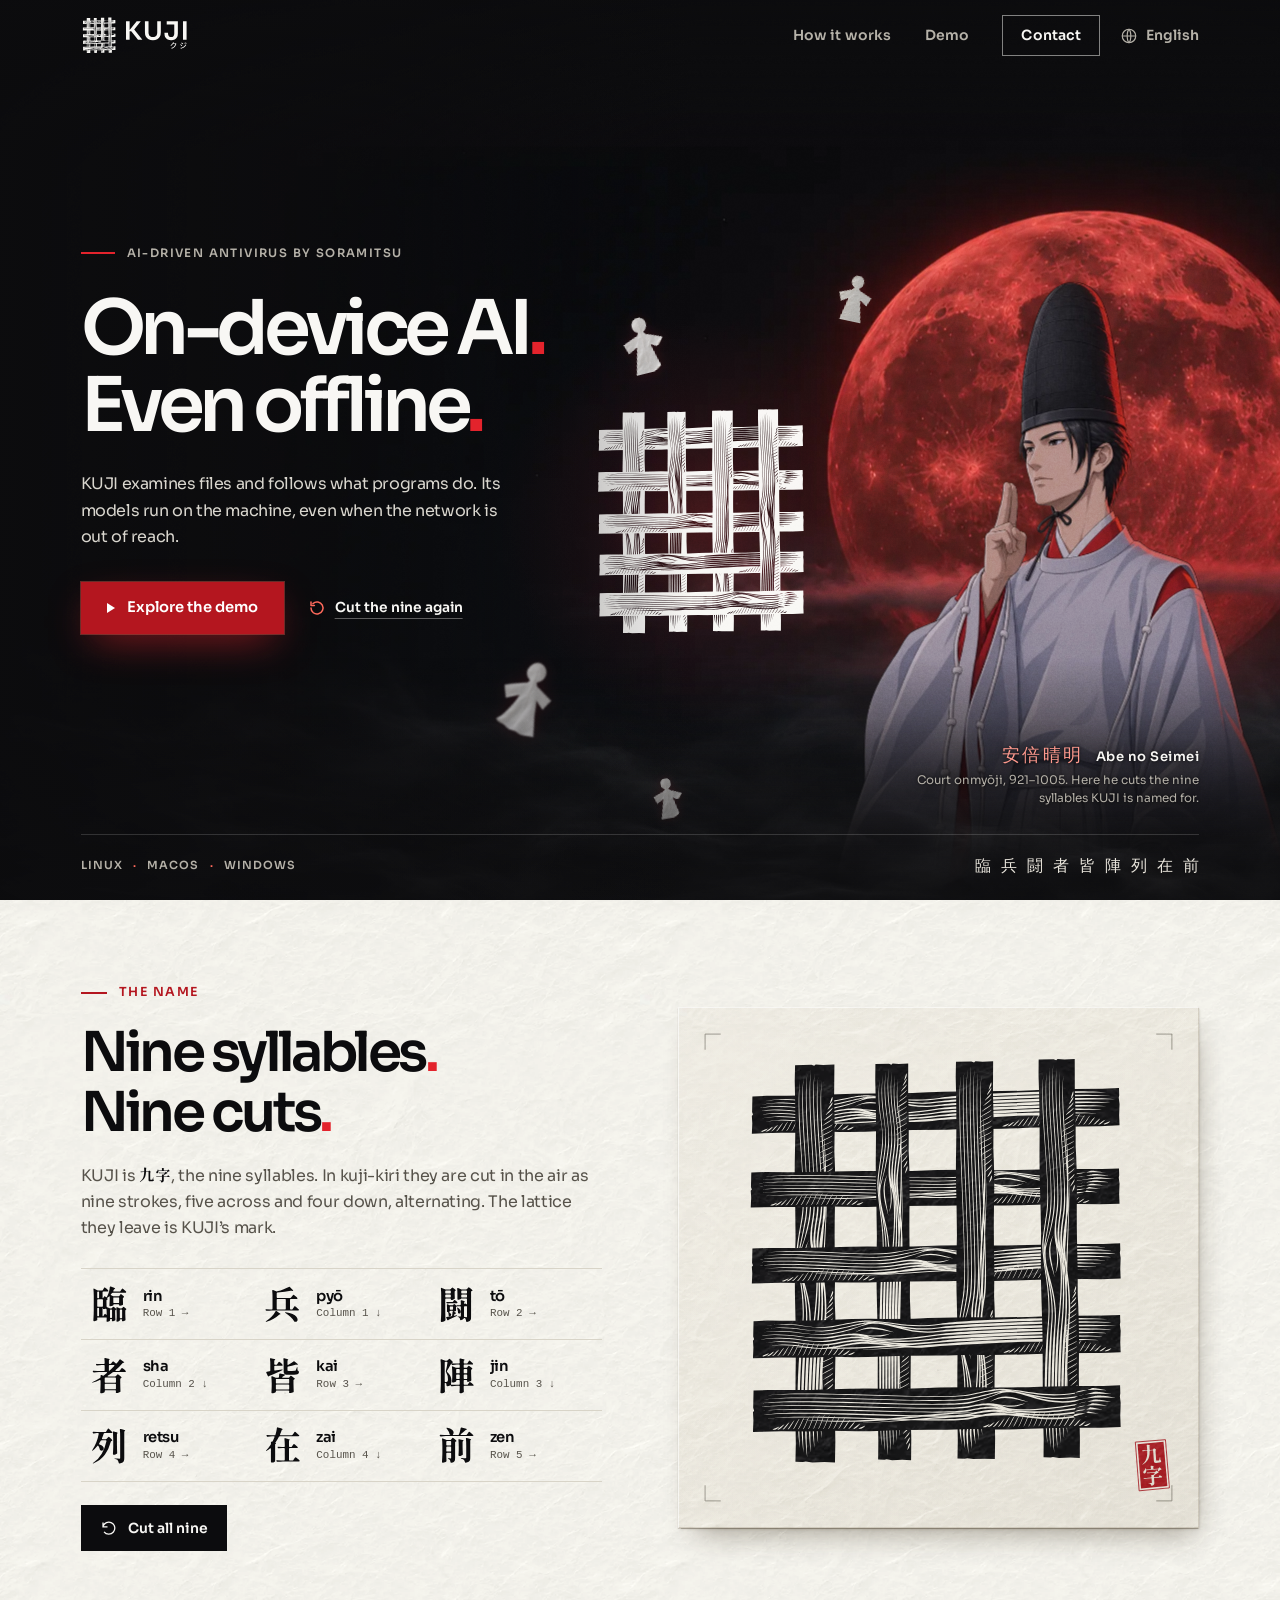
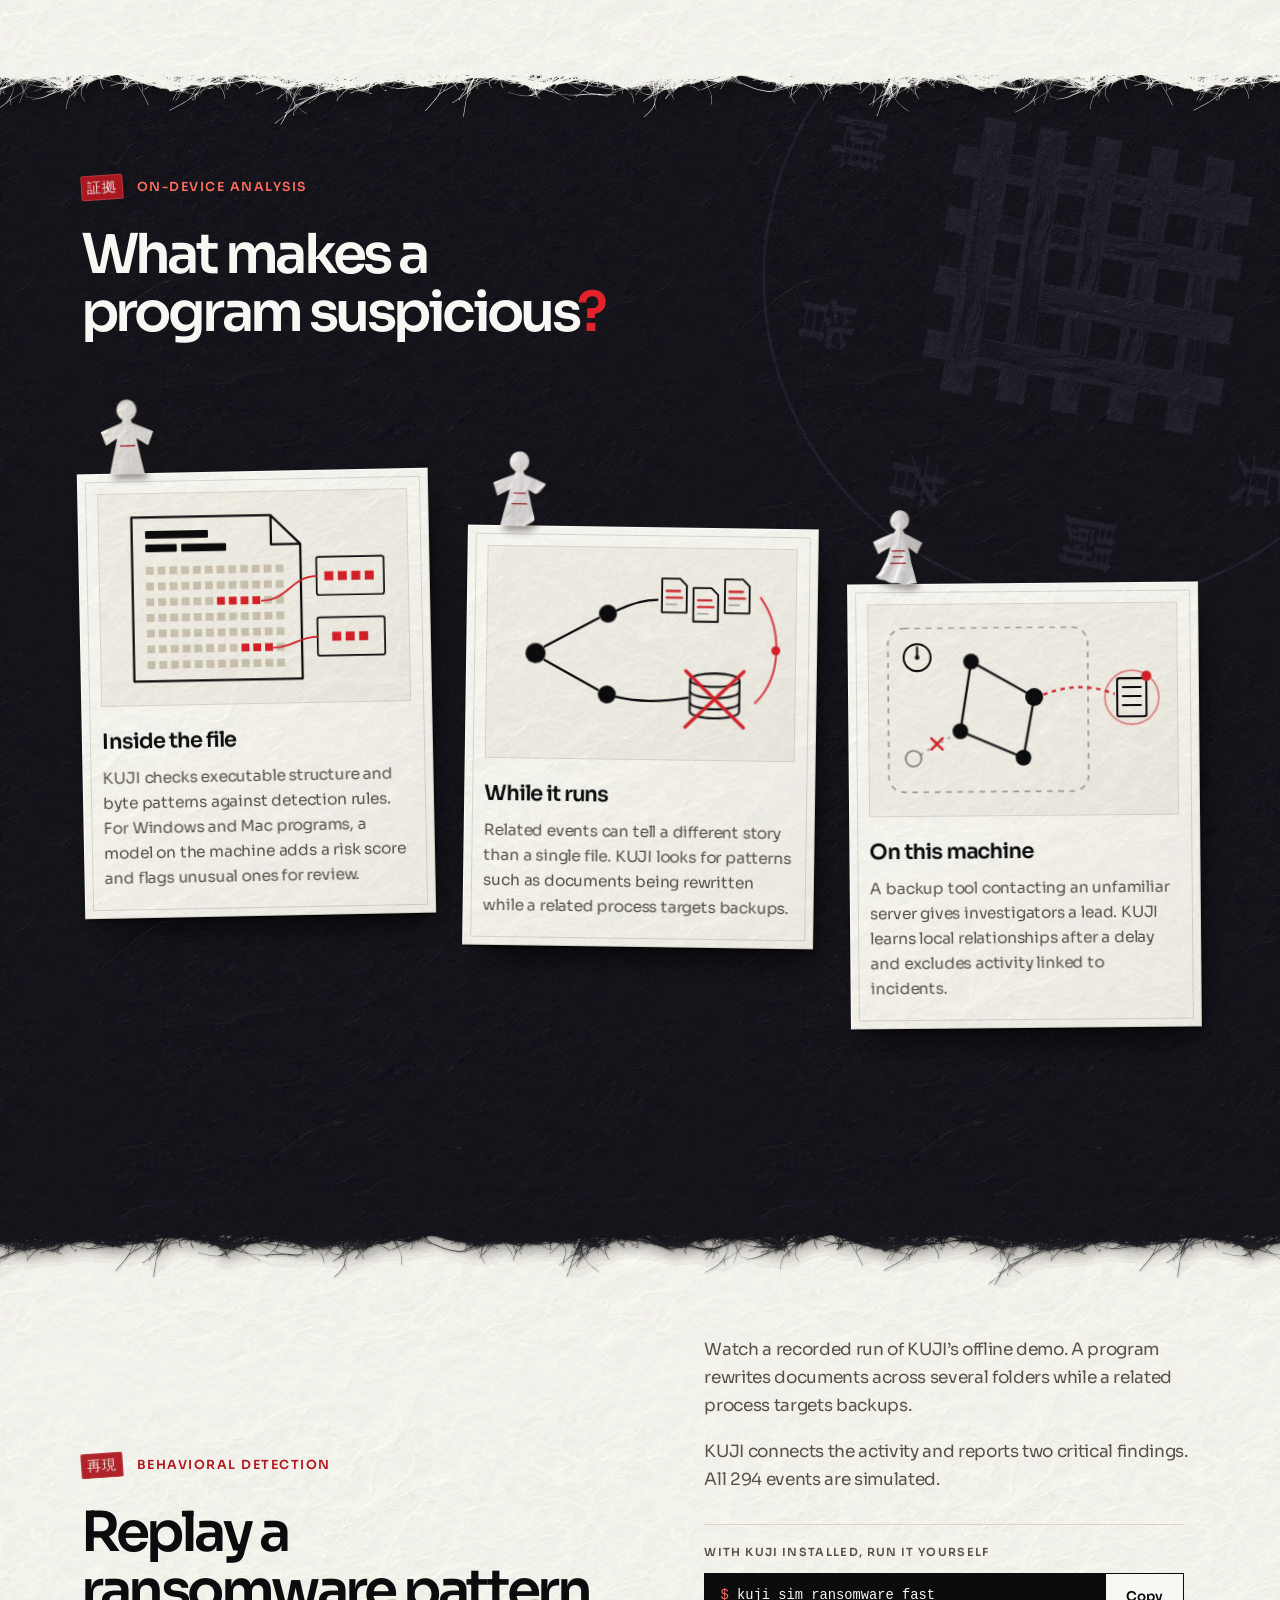
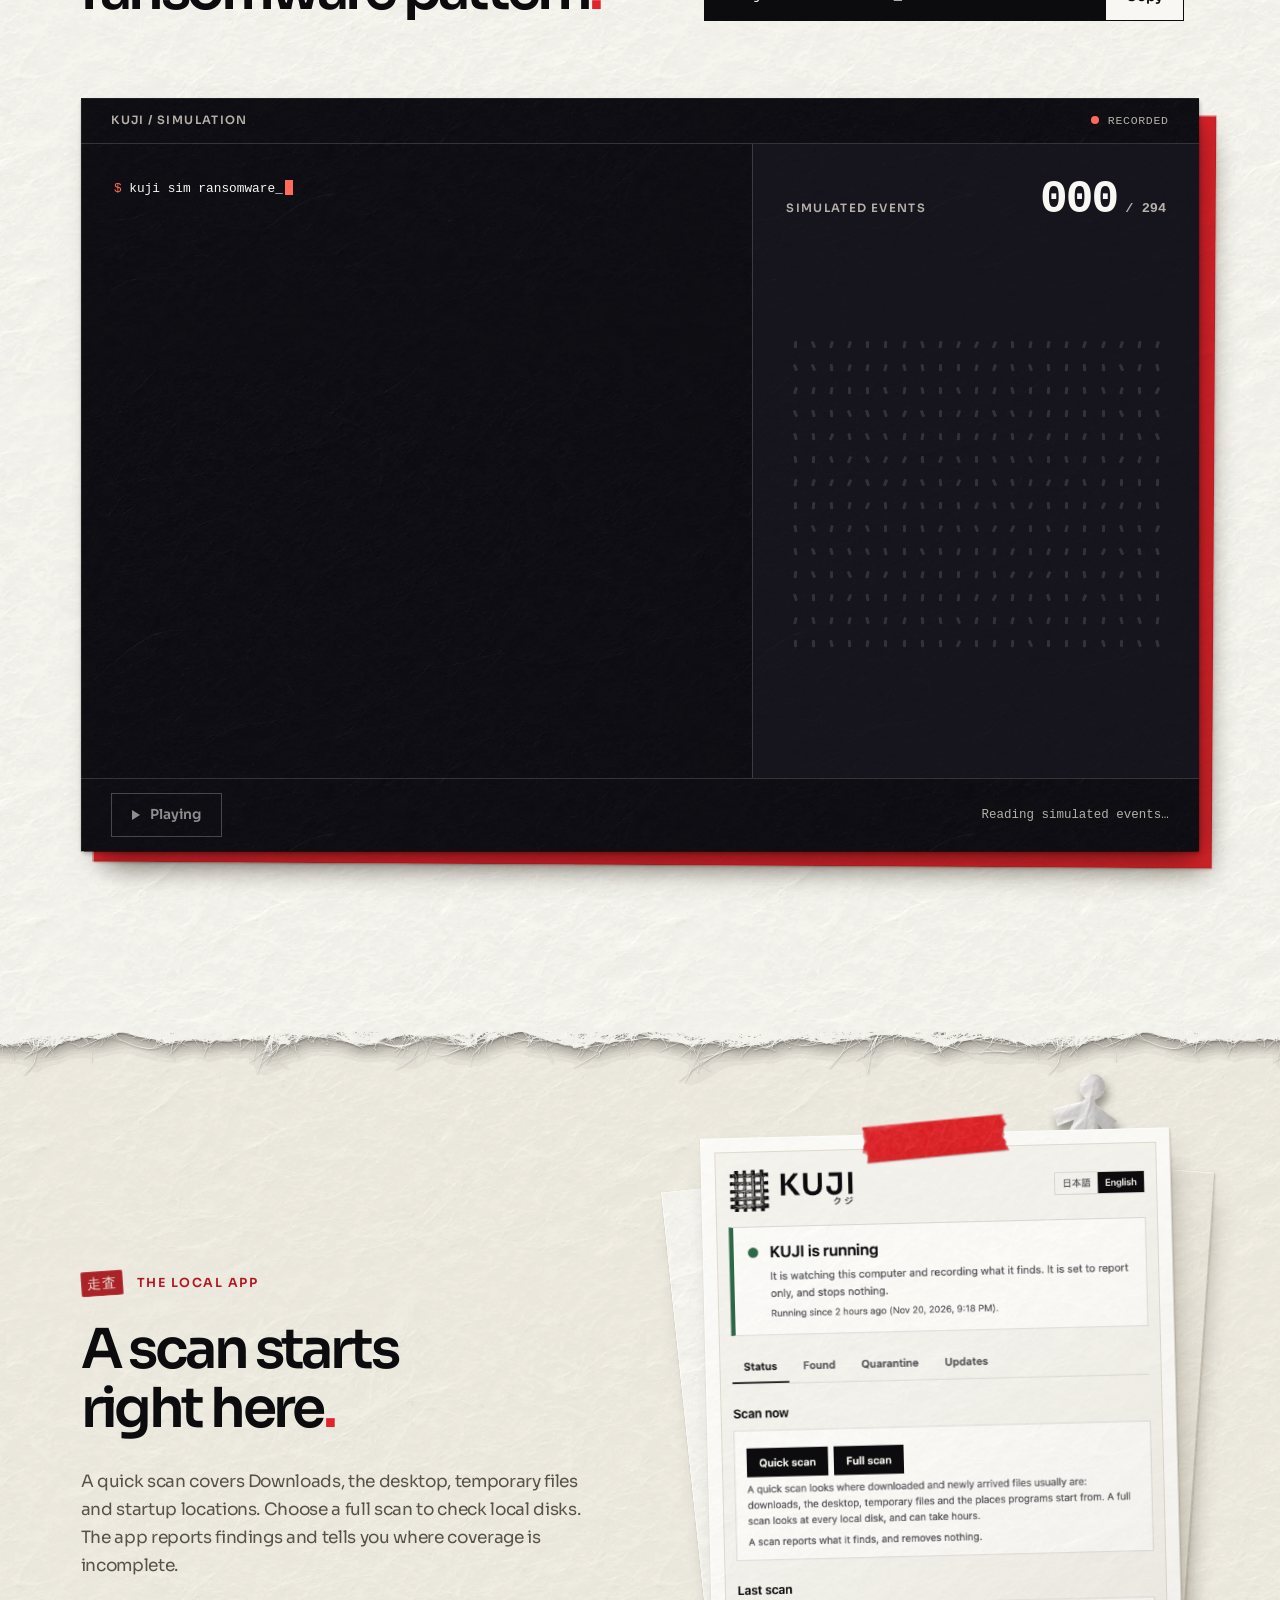
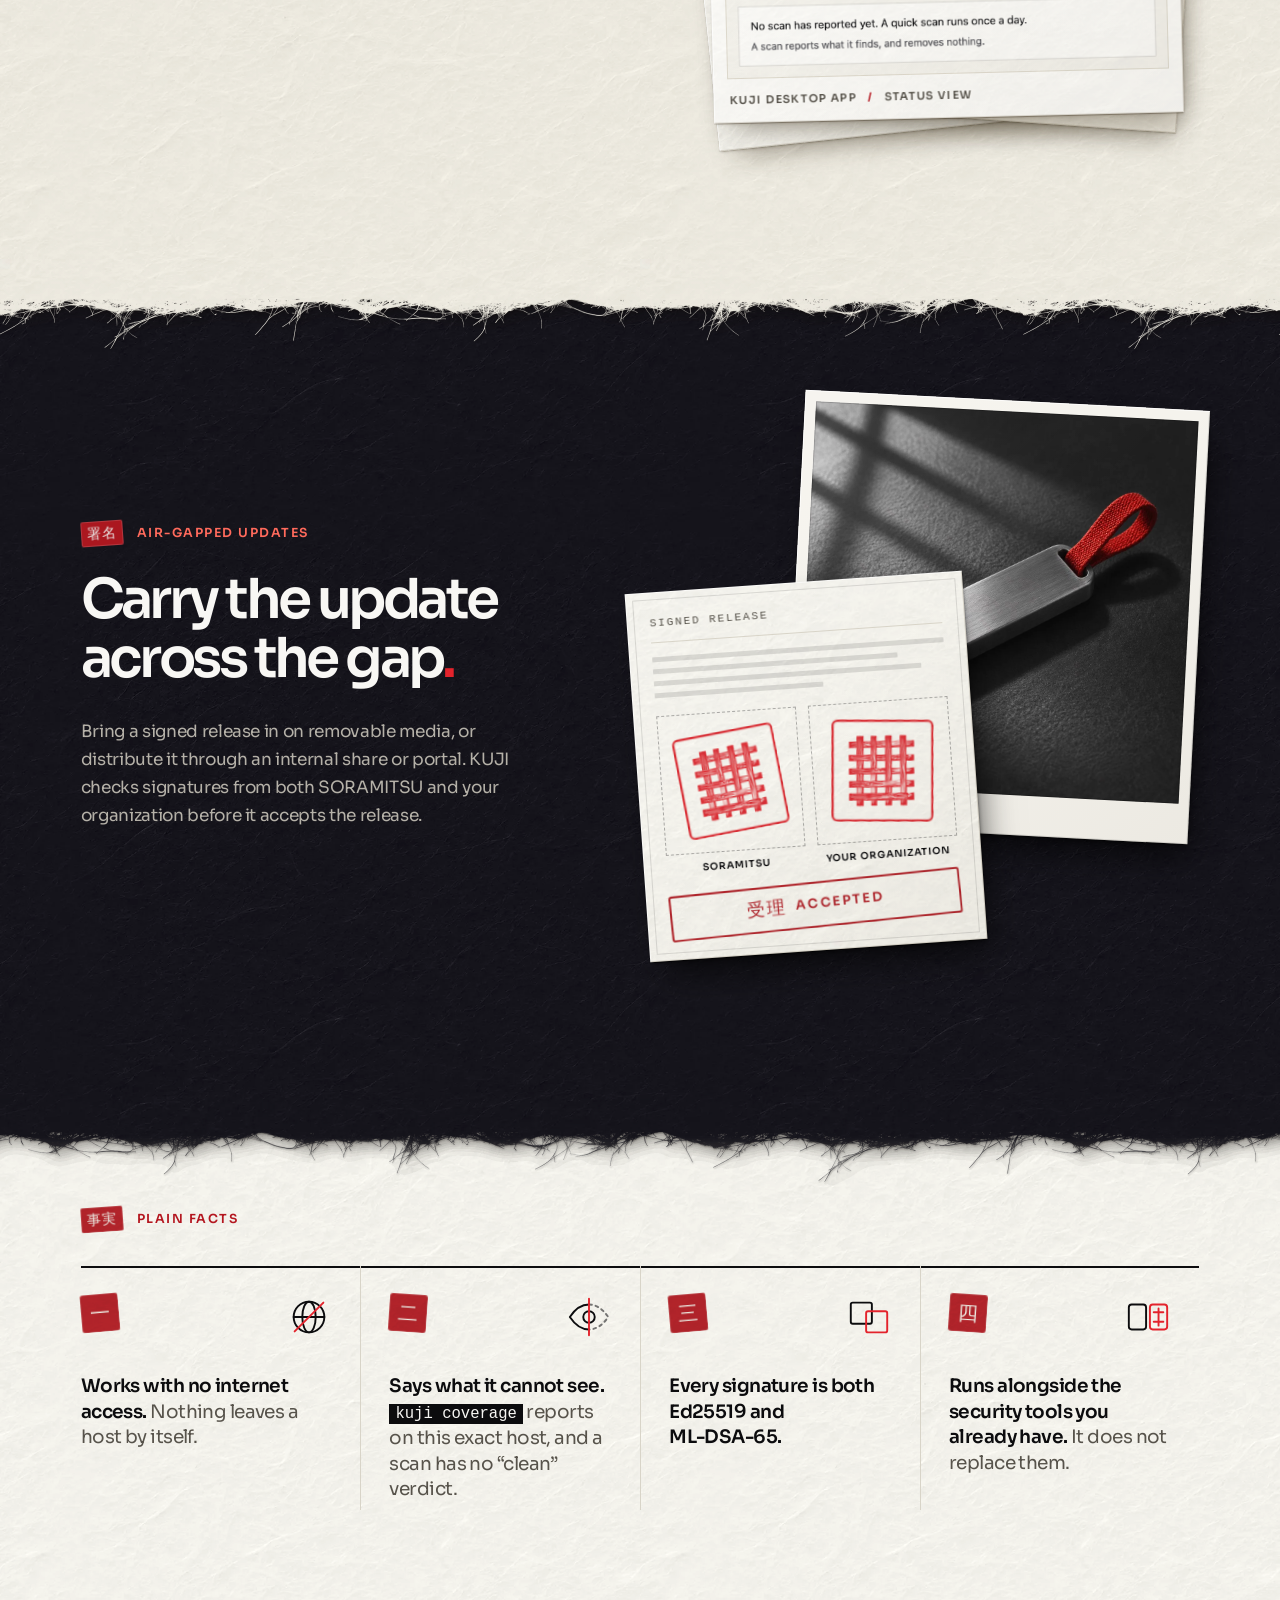
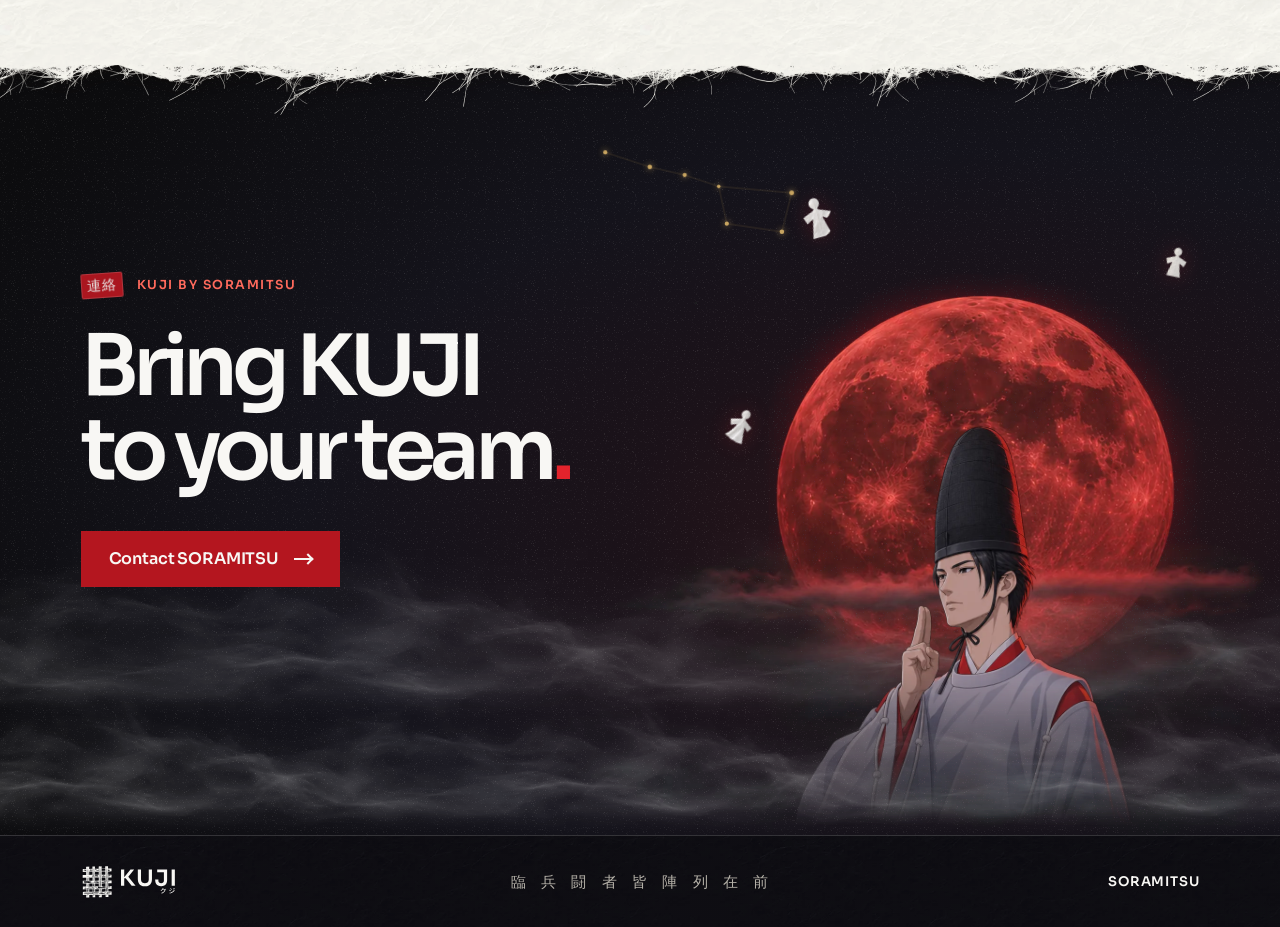
<file: index.html>
<!doctype html>
<html lang="en">
  <head>
    <meta charset="utf-8" />
    <meta name="viewport" content="width=device-width,initial-scale=1" />
    <meta name="theme-color" content="#0C0C0E" />
    <title>KUJI クジ | AI-driven antivirus by SORAMITSU</title>
    <meta
      name="description"
      content="KUJI is an AI-driven antivirus for Windows, macOS and Linux. It brings file analysis, behavioral detection and on-device machine learning to your computer, even offline. Explore the system and replay a ransomware simulation."
    />
    <meta property="og:title" content="KUJI · On-device AI. Even offline." />
    <meta
      property="og:description"
      content="Explore SORAMITSU’s offline endpoint system and replay its ransomware simulation."
    />
    <meta property="og:type" content="website" />
    <meta property="og:image" content="https://kuji.soramitsu.co.jp/assets/og.jpg" />
    <meta property="og:image:width" content="1200" />
    <meta property="og:image:height" content="630" />
    <meta
      property="og:image:alt"
      content="Abe no Seimei raises two fingers before a vermilion moon beside KUJI’s nine-stroke lattice."
    />
    <meta property="og:url" content="https://kuji.soramitsu.co.jp/" />
    <meta property="og:locale" content="en_US" />
    <meta name="twitter:card" content="summary_large_image" />
    <link rel="canonical" href="https://kuji.soramitsu.co.jp/" />
    <!-- ALTERNATES:START -->
    <link rel="alternate" hreflang="en" href="https://kuji.soramitsu.co.jp/" />
    <link rel="alternate" hreflang="ja" href="https://kuji.soramitsu.co.jp/ja/" />
    <link rel="alternate" hreflang="he" href="https://kuji.soramitsu.co.jp/he/" />
    <link rel="alternate" hreflang="ar" href="https://kuji.soramitsu.co.jp/ar/" />
    <link rel="alternate" hreflang="ru" href="https://kuji.soramitsu.co.jp/ru/" />
    <link rel="alternate" hreflang="fr" href="https://kuji.soramitsu.co.jp/fr/" />
    <link rel="alternate" hreflang="es" href="https://kuji.soramitsu.co.jp/es/" />
    <link rel="alternate" hreflang="pt" href="https://kuji.soramitsu.co.jp/pt/" />
    <link rel="alternate" hreflang="ur" href="https://kuji.soramitsu.co.jp/ur/" />
    <link rel="alternate" hreflang="bn" href="https://kuji.soramitsu.co.jp/bn/" />
    <link rel="alternate" hreflang="my" href="https://kuji.soramitsu.co.jp/my/" />
    <link rel="alternate" hreflang="km" href="https://kuji.soramitsu.co.jp/km/" />
    <link rel="alternate" hreflang="x-default" href="https://kuji.soramitsu.co.jp/" />
    <!-- ALTERNATES:END -->
    <link rel="icon" href="assets/icon.svg" type="image/svg+xml" />
    <link
      rel="preload"
      as="font"
      type="font/woff2"
      href="assets/sora-semibold.woff2"
      crossorigin
    />
    <link rel="preload" as="image" href="assets/photo/sky.webp" />
    <link rel="preload" as="image" href="assets/photo/seimei.webp" />
    <script>
      // Hold the words until the opening scene has played, and let go if its script never arrives.
      if (
        !matchMedia("(prefers-reduced-motion: reduce)").matches &&
        (!location.hash || location.hash === "#top")
      ) {
        document.documentElement.classList.add("intro-pending");
        window.kujiIntroBy = Date.now() + 4000;
        setTimeout(function () {
          if (!window.kujiHeroStarted) document.documentElement.classList.remove("intro-pending");
        }, 4000);
      }
    </script>
    <link rel="stylesheet" href="style.css" />
    <link rel="stylesheet" href="hero.css" />
    <link rel="stylesheet" href="nine.css" />
    <link rel="stylesheet" href="lang.css" />
    <script src="hero.js" defer></script>
    <script src="nine.js" defer></script>
    <script src="page.js" defer></script>
  </head>
  <body>
    <a class="skip" href="#main">Skip to content</a>

    <svg class="sprite" aria-hidden="true" focusable="false">
      <defs>
        <symbol id="shiki" viewBox="0 0 100 140">
          <path
            style="fill: var(--doll-fill, #f8f7f4)"
            d="M50 2C60 2 67 10 67 20C67 28 62 34 56 37L59 43L97 58L88 82L67 70L78 134L22 134L33 70L12 82L3 58L41 43L44 37C38 34 33 28 33 20C33 10 40 2 50 2Z"
          />
          <path
            style="fill: var(--doll-shade, rgba(12, 12, 14, 0.07))"
            d="M50 2C60 2 67 10 67 20C67 28 62 34 56 37L59 43L97 58L88 82L67 70L78 134L50 134Z"
          />
          <path
            d="M50 38V133"
            fill="none"
            stroke-width="1"
            style="stroke: var(--doll-crease, rgba(12, 12, 14, 0.2))"
          />
        </symbol>
      </defs>
    </svg>

    <header class="mast">
      <a class="mast-home" href="#top" aria-label="KUJI home"
        ><img
          class="lockup"
          src="assets/lockup-reversed.svg"
          width="118"
          height="45"
          alt=""
      /></a>
      <nav aria-label="Main navigation">
        <a href="#system">How it works</a><a href="#demo">Demo</a
        ><a
          class="nav-contact"
          href="mailto:service@soramitsu.co.jp?subject=KUJI%20enquiry"
          >Contact</a
        >
      </nav>
      <details class="lang">
        <summary
          ><svg class="lang-globe" viewBox="0 0 24 24" width="18" height="18" aria-hidden="true" focusable="false"><circle cx="12" cy="12" r="9"/><path d="M3 12h18M12 3c3.200 3.300 3.200 14.700 0 18M12 3c-3.200 3.300-3.200 14.700 0 18"/></svg
          ><span class="sr-only">Language: </span
          ><!-- CURRENT:START --><span class="lang-current" lang="en" translate="no">English</span><!-- CURRENT:END --></summary
        >
        <!-- LANGS:START -->
        <ul class="lang-list" translate="no">
          <li><a href="./" hreflang="en" lang="en" aria-current="page">English</a></li>
          <li><a href="ja/" hreflang="ja" lang="ja">日本語</a></li>
          <li><a href="he/" hreflang="he" lang="he" dir="rtl">עברית</a></li>
          <li><a href="ar/" hreflang="ar" lang="ar" dir="rtl">العربية</a></li>
          <li><a href="ru/" hreflang="ru" lang="ru">Русский</a></li>
          <li><a href="fr/" hreflang="fr" lang="fr">Français</a></li>
          <li><a href="es/" hreflang="es" lang="es">Español</a></li>
          <li><a href="pt/" hreflang="pt" lang="pt-BR">Português</a></li>
          <li><a href="ur/" hreflang="ur" lang="ur" dir="rtl">اردو</a></li>
          <li><a href="bn/" hreflang="bn" lang="bn">বাংলা</a></li>
          <li><a href="my/" hreflang="my" lang="my">မြန်မာ</a></li>
          <li><a href="km/" hreflang="km" lang="km">ខ្មែរ</a></li>
        </ul>
        <!-- LANGS:END -->
      </details>
      <span class="mast-progress" aria-hidden="true"></span>
    </header>

    <main id="main">
      <section class="hero" id="top" aria-labelledby="hero-title">
        <!-- HERO:START -->
<div class="hero-stage" aria-hidden="true">
  <div class="hs-world">
    <img class="hs-l" id="hs-sky" data-depth=".3" style="--x:106;--y:-69;--w:1676;--h:1117" src="assets/photo/sky.webp" width="1536" height="1024" alt="" decoding="async" fetchpriority="high" />
    <img class="hs-l hs-soft" id="hs-sky-soft" data-depth=".3" style="--x:106;--y:-69;--w:1676;--h:1117" src="assets/photo/sky-soft.webp" width="640" height="427" alt="" decoding="async" />
    <div class="hs-l hs-mist hs-mist-far" data-depth=".16" style="--x:-2800;--y:520;--w:6804;--h:420;--n:3400;--tiles:6"><i></i></div>
    <img class="hs-l hs-soft" id="hs-seimei-soft" style="--x:872;--y:92;--w:708;--h:1062" src="assets/photo/seimei-soft.webp" width="341" height="512" alt="" decoding="async" />
    <img class="hs-l" id="hs-seimei" style="--x:872;--y:92;--w:708;--h:1062" src="assets/photo/seimei.webp" width="1024" height="1536" alt="" decoding="async" fetchpriority="high" />
    <img class="hs-l hs-blink" style="--x:1163.08;--y:351.97;--w:72.6;--h:36.64" src="assets/photo/seimei-eyes.webp" width="105" height="53" alt="" decoding="async" />
    <div class="hs-l hs-floor" style="--x:-4000;--y:650;--w:9600;--h:3600;--n:480"></div>
  </div>
  <div class="hs-veil" id="hs-veil"></div>

  <svg class="hero-svg" id="hero-svg" viewBox="-182 -86 1690 1056" preserveAspectRatio="xMaxYMax slice" focusable="false">
    <defs>
      <radialGradient id="h-latglow">
        <stop offset="0" stop-color="#E3232C" stop-opacity=".5"/>
        <stop offset=".5" stop-color="#E3232C" stop-opacity=".16"/>
        <stop offset="1" stop-color="#E3232C" stop-opacity="0"/>
      </radialGradient>
      <radialGradient id="h-flashfill">
        <stop offset="0" stop-color="#FFF4EC" stop-opacity=".85"/>
        <stop offset=".3" stop-color="#FF8A78" stop-opacity=".4"/>
        <stop offset="1" stop-color="#E3232C" stop-opacity="0"/>
      </radialGradient>
      <clipPath id="h-reveal">
        <polygon class="h-clip" points="0,0 358,0 358,376 0,376"/>
        <polygon class="h-clip" points="0,0 358,0 358,376 0,376"/>
        <polygon class="h-clip" points="0,0 358,0 358,376 0,376"/>
        <polygon class="h-clip" points="0,0 358,0 358,376 0,376"/>
        <polygon class="h-clip" points="0,0 358,0 358,376 0,376"/>
        <polygon class="h-clip" points="0,0 358,0 358,376 0,376"/>
        <polygon class="h-clip" points="0,0 358,0 358,376 0,376"/>
        <polygon class="h-clip" points="0,0 358,0 358,376 0,376"/>
        <polygon class="h-clip" points="0,0 358,0 358,376 0,376"/>
      </clipPath>
    </defs>

    <g id="h-kanji" fill="#E3232C">
      <use class="h-kj" href="assets/seals.svg#seal-1" x="-150" y="-150" width="300" height="300"/>
      <use class="h-kj" href="assets/seals.svg#seal-2" x="-150" y="-150" width="300" height="300"/>
      <use class="h-kj" href="assets/seals.svg#seal-3" x="-150" y="-150" width="300" height="300"/>
      <use class="h-kj" href="assets/seals.svg#seal-4" x="-150" y="-150" width="300" height="300"/>
      <use class="h-kj" href="assets/seals.svg#seal-5" x="-150" y="-150" width="300" height="300"/>
      <use class="h-kj" href="assets/seals.svg#seal-6" x="-150" y="-150" width="300" height="300"/>
      <use class="h-kj" href="assets/seals.svg#seal-7" x="-150" y="-150" width="300" height="300"/>
      <use class="h-kj" href="assets/seals.svg#seal-8" x="-150" y="-150" width="300" height="300"/>
      <use class="h-kj" href="assets/seals.svg#seal-9" x="-150" y="-150" width="300" height="300"/>
    </g>

    <g id="h-lattice" transform="translate(745 470) scale(.82) translate(-179 -188)">
      <circle id="h-latglow-c" cx="179" cy="188" r="330" fill="url(#h-latglow)"/>
      <circle id="h-ring" cx="179" cy="188" r="10" fill="none" stroke="#FF6A5C" stroke-width="1.6" opacity="0"/>
      <circle id="h-flash" cx="179" cy="188" r="420" fill="url(#h-flashfill)" opacity="0"/>
      <g id="h-halos" fill="none" stroke-linecap="round"></g>
      <g clip-path="url(#h-reveal)">
        <image id="h-mark" href="assets/mark-reversed.svg" width="358" height="376"/>
      </g>
      <g id="h-cores" fill="none" stroke-linecap="round">
        <path class="h-core" d="M12 57L341 50"/>
        <path class="h-core" d="M68 12L69 368"/>
        <path class="h-core" d="M11 124L341 121"/>
        <path class="h-core" d="M137 11L140 366"/>
        <path class="h-core" d="M12 192L342 188"/>
        <path class="h-core" d="M211 9L213 365"/>
        <path class="h-core" d="M13 258L342 253"/>
        <path class="h-core" d="M284.500 7L289.500 364"/>
        <path class="h-core" d="M13 322L342 318"/>
      </g>
    </g>

    <path id="h-sparks-glow" fill="none" stroke-linecap="round" d=""/>
    <path id="h-sparks" fill="none" stroke-linecap="round" d=""/>
  </svg>

  <img class="hs-hand" id="hs-hand" data-tip-x="200" data-tip-y="392" data-angle="26.1" data-unit="0.215" src="assets/photo/hand.webp" width="1836" height="2600" alt="" decoding="async" />
  <img class="hs-hand hs-hand-lit" id="hs-hand-lit" src="assets/photo/hand-tip.webp" width="1010" height="1200" alt="" decoding="async" />

  <div class="hs-world hs-world-front">
    <div class="hs-l hs-mist hs-mist-near" data-depth="-.22" style="--x:-2600;--y:690;--w:6804;--h:360;--n:3400;--tiles:7"><i></i></div>
    <div class="hs-l hs-motes" data-depth="-.12" style="--x:380;--y:60;--w:1240;--h:860;--n:1240"><i style="--mx:17.5%;--my:71.8%;--ms:0.83%;--mo:0.61;--md:11.2s;--mw:-15.1s;--mdx:2%"></i><i style="--mx:19.3%;--my:59.1%;--ms:0.94%;--mo:0.36;--md:18.3s;--mw:-8.1s;--mdx:-2%"></i><i style="--mx:76.6%;--my:36.1%;--ms:0.52%;--mo:0.37;--md:19.0s;--mw:-14.0s;--mdx:1%"></i><i style="--mx:59.9%;--my:20.7%;--ms:0.60%;--mo:0.62;--md:10.2s;--mw:-18.1s;--mdx:-1%"></i><i style="--mx:4.2%;--my:75.8%;--ms:0.42%;--mo:0.79;--md:9.2s;--mw:-3.1s;--mdx:3%"></i><i style="--mx:34.2%;--my:55.8%;--ms:0.49%;--mo:0.37;--md:17.7s;--mw:-4.5s;--mdx:-2%"></i><i style="--mx:21.6%;--my:93.6%;--ms:1.02%;--mo:0.77;--md:16.6s;--mw:-11.0s;--mdx:3%"></i><i style="--mx:8.7%;--my:61.7%;--ms:0.77%;--mo:0.56;--md:12.4s;--mw:-2.8s;--mdx:2%"></i><i style="--mx:40.5%;--my:46.5%;--ms:0.69%;--mo:0.56;--md:18.9s;--mw:-7.3s;--mdx:-3%"></i><i style="--mx:80.4%;--my:30.4%;--ms:0.89%;--mo:0.89;--md:9.0s;--mw:-1.3s;--mdx:2%"></i><i style="--mx:72.3%;--my:35.3%;--ms:0.81%;--mo:0.66;--md:15.2s;--mw:-3.4s;--mdx:-2%"></i><i style="--mx:60.9%;--my:83.0%;--ms:0.60%;--mo:0.77;--md:18.3s;--mw:-4.7s;--mdx:-2%"></i><i style="--mx:8.2%;--my:81.5%;--ms:0.93%;--mo:0.56;--md:15.8s;--mw:-12.8s;--mdx:3%"></i><i style="--mx:92.1%;--my:49.7%;--ms:1.09%;--mo:0.88;--md:14.9s;--mw:-16.8s;--mdx:1%"></i><i style="--mx:49.6%;--my:70.0%;--ms:1.05%;--mo:0.49;--md:14.6s;--mw:-8.3s;--mdx:1%"></i><i style="--mx:74.7%;--my:55.7%;--ms:0.98%;--mo:0.38;--md:11.6s;--mw:-5.5s;--mdx:1%"></i></div>
    <span class="hs-doll" data-depth=".1" style="--x:668;--y:238;--r:-14;--s:.56"><img src="assets/photo/doll-2.webp" width="700" height="980" alt="" decoding="async" /></span>
    <span class="hs-doll hs-doll-far" data-depth=".22" style="--x:946;--y:176;--r:12;--s:.46"><img src="assets/photo/doll-1.webp" width="700" height="980" alt="" decoding="async" /></span>
    <span class="hs-doll hs-doll-near" data-depth="-.2" style="--x:512;--y:704;--r:18;--s:.74"><img src="assets/photo/doll-3.webp" width="700" height="980" alt="" decoding="async" /></span>
    <span class="hs-doll hs-doll-far" data-depth=".16" style="--x:700;--y:836;--r:-10;--s:.4;--ny:730"><img src="assets/photo/doll-2.webp" width="700" height="980" alt="" decoding="async" /></span>
  </div>
  <div class="hs-grain"></div>
  <div class="hs-vignette"></div>
</div>
<div class="hero-scrim" aria-hidden="true"></div>

<p class="hero-card" aria-hidden="true"><span lang="ja">安倍晴明</span><b>Abe no Seimei</b></p>

<div class="hero-copy">
  <p class="hero-eyebrow"><span></span>AI-driven antivirus by SORAMITSU</p>
  <h1 id="hero-title">On-device AI<span>.</span><br />Even offline<span>.</span></h1>
  <p class="hero-intro">
    KUJI examines files and follows what programs do. Its models run on the
    machine, even when the network is out of reach.
  </p>
  <div class="hero-actions">
    <a class="hero-button" href="#demo"><span class="hero-play" aria-hidden="true"></span>Explore the demo</a>
    <button class="hero-replay" id="hero-replay" type="button" hidden>
      <svg viewBox="0 0 24 24" width="18" height="18" aria-hidden="true" focusable="false"><path fill="none" stroke="currentColor" stroke-width="2" stroke-linecap="round" stroke-linejoin="round" d="M4 12a8 8 0 1 0 2.6-5.900M4 4v4.500h4.500"/></svg>
      Cut the nine again
    </button>
  </div>
</div>

<p class="hero-plate">
  <span lang="ja">安倍晴明</span> Abe no Seimei
  <small>Court onmyōji, 921–1005. Here he cuts the nine syllables KUJI is named for.</small>
</p>

<div class="hero-foot">
  <span translate="no">Linux <b>·</b> macOS <b>·</b> Windows</span>
  <span class="hero-chant" lang="ja"><i>臨</i><i>兵</i><i>闘</i><i>者</i><i>皆</i><i>陣</i><i>列</i><i>在</i><i>前</i></span>
</div>

<button class="hero-skip" id="hero-skip" type="button" hidden>Skip intro</button>
<!-- HERO:END -->
      </section>
      <!-- NINE:START -->
<section class="nine" id="nine" aria-labelledby="nine-title">
  <div class="nine-layout">
    <div class="nine-intro">
      <p class="nine-label">The name</p>
      <h2 class="nine-title" id="nine-title">Nine syllables<span>.</span><br /> Nine cuts<span>.</span></h2>
      <p class="nine-description">
        KUJI is <span class="nine-name" lang="ja"><span class="nine-spoken">九字</span><svg viewBox="0 0 2000 1000" aria-hidden="true"><use href="assets/seals.svg#seal-ku" width="1000" height="1000"/><use href="assets/seals.svg#seal-ji" x="1000" width="1000" height="1000"/></svg></span>, the nine syllables. In kuji-kiri they are cut in the air as nine strokes, five across and four down, alternating. The lattice they leave is KUJI’s mark.
      </p>
    </div>

    <svg class="nine-print" viewBox="0 0 500 500" role="img" aria-labelledby="nine-print-title">
      <title id="nine-print-title">KUJI’s engraved lattice of five horizontal and four vertical cuts</title>
      <path class="nine-register" fill="none" d="M26 41V26H41 M459 26H474V41 M474 459V474H459 M41 474H26V459" />
      <svg class="nine-ghost" x="18" y="18" width="464" height="464" viewBox="0 0 1000 1000" aria-hidden="true">
        <use href="assets/seals.svg#seal-1" width="1000" height="1000" />
      </svg>
      <svg x="58" y="42" width="384" height="404" viewBox="0 0 358 376">
        <defs>
          <image id="nine-impression" href="assets/mark.svg" width="358" height="376" />
          <filter id="nine-color" x="0" y="0" width="100%" height="100%" color-interpolation-filters="sRGB">
            <feFlood class="nine-pigment" flood-color="#E3232C" />
            <feComposite in2="SourceGraphic" operator="in" />
          </filter>
          <clipPath id="nine-drawn"></clipPath>
          <clipPath id="nine-current"><rect x="-1.5" y="-1.5" width="0" height="35" /></clipPath>
        </defs>
        <use class="nine-ink" href="#nine-impression" />
        <g class="nine-vermilion" clip-path="url(#nine-current)">
          <use href="#nine-impression" filter="url(#nine-color)" />
        </g>
      </svg>
      <g class="nine-chop" transform="translate(440 419) rotate(-4)">
        <path fill="currentColor" d="M1 .8 26 0 26.8 42.6 1.4 43.2Z" />
        <path fill="none" stroke="currentColor" stroke-width=".8" d="m-1-1.5 29-.3.6 46.4-29.2.8Z" />
        <g class="nine-chop-type">
          <use href="assets/seals.svg#seal-ku" x="3" y="1" width="21" height="21" />
          <use href="assets/seals.svg#seal-ji" x="3" y="21" width="21" height="21" />
        </g>
      </g>
      <pattern id="nine-fibre-tile" patternUnits="userSpaceOnUse" width="560" height="560">
        <image href="assets/photo/ink-fibre.webp" width="560" height="560" />
      </pattern>
      <rect class="nine-fibre" width="500" height="500" fill="url(#nine-fibre-tile)" />
    </svg>

    <div class="nine-controls">
      <div class="nine-grid">
        <button class="nine-cut" type="button" disabled>
          <span class="nine-glyph" lang="ja"><span class="nine-spoken">臨</span><svg viewBox="0 0 1000 1000" aria-hidden="true"><use href="assets/seals.svg#seal-1"/></svg></span>
          <span class="nine-caption"><span class="nine-reading">rin</span><span class="nine-direction">Row 1 →</span></span>
        </button>
        <button class="nine-cut" type="button" disabled>
          <span class="nine-glyph" lang="ja"><span class="nine-spoken">兵</span><svg viewBox="0 0 1000 1000" aria-hidden="true"><use href="assets/seals.svg#seal-2"/></svg></span>
          <span class="nine-caption"><span class="nine-reading">pyō</span><span class="nine-direction">Column 1 ↓</span></span>
        </button>
        <button class="nine-cut" type="button" disabled>
          <span class="nine-glyph" lang="ja"><span class="nine-spoken">闘</span><svg viewBox="0 0 1000 1000" aria-hidden="true"><use href="assets/seals.svg#seal-3"/></svg></span>
          <span class="nine-caption"><span class="nine-reading">tō</span><span class="nine-direction">Row 2 →</span></span>
        </button>
        <button class="nine-cut" type="button" disabled>
          <span class="nine-glyph" lang="ja"><span class="nine-spoken">者</span><svg viewBox="0 0 1000 1000" aria-hidden="true"><use href="assets/seals.svg#seal-4"/></svg></span>
          <span class="nine-caption"><span class="nine-reading">sha</span><span class="nine-direction">Column 2 ↓</span></span>
        </button>
        <button class="nine-cut" type="button" disabled>
          <span class="nine-glyph" lang="ja"><span class="nine-spoken">皆</span><svg viewBox="0 0 1000 1000" aria-hidden="true"><use href="assets/seals.svg#seal-5"/></svg></span>
          <span class="nine-caption"><span class="nine-reading">kai</span><span class="nine-direction">Row 3 →</span></span>
        </button>
        <button class="nine-cut" type="button" disabled>
          <span class="nine-glyph" lang="ja"><span class="nine-spoken">陣</span><svg viewBox="0 0 1000 1000" aria-hidden="true"><use href="assets/seals.svg#seal-6"/></svg></span>
          <span class="nine-caption"><span class="nine-reading">jin</span><span class="nine-direction">Column 3 ↓</span></span>
        </button>
        <button class="nine-cut" type="button" disabled>
          <span class="nine-glyph" lang="ja"><span class="nine-spoken">列</span><svg viewBox="0 0 1000 1000" aria-hidden="true"><use href="assets/seals.svg#seal-7"/></svg></span>
          <span class="nine-caption"><span class="nine-reading">retsu</span><span class="nine-direction">Row 4 →</span></span>
        </button>
        <button class="nine-cut" type="button" disabled>
          <span class="nine-glyph" lang="ja"><span class="nine-spoken">在</span><svg viewBox="0 0 1000 1000" aria-hidden="true"><use href="assets/seals.svg#seal-8"/></svg></span>
          <span class="nine-caption"><span class="nine-reading">zai</span><span class="nine-direction">Column 4 ↓</span></span>
        </button>
        <button class="nine-cut" type="button" disabled>
          <span class="nine-glyph" lang="ja"><span class="nine-spoken">前</span><svg viewBox="0 0 1000 1000" aria-hidden="true"><use href="assets/seals.svg#seal-9"/></svg></span>
          <span class="nine-caption"><span class="nine-reading">zen</span><span class="nine-direction">Row 5 →</span></span>
        </button>
      </div>
      <button class="nine-replay" type="button" disabled>
        <svg width="18" height="18" viewBox="0 0 24 24" fill="none" stroke="currentColor" stroke-width="1.7" aria-hidden="true"><path d="M4 10a8 8 0 1 1 1.4 7.1M4 4.5v6h6"/></svg>
        Cut all nine
      </button>
    </div>
  </div>
</section>
<!-- NINE:END -->

      <section
        class="band dark system"
        id="system"
        aria-labelledby="system-title"
        data-live
      >
        <img
          class="system-emblem"
          src="assets/emblem-reversed.svg"
          alt=""
          width="512"
          height="512"
          loading="lazy"
        />
        <div class="wrap">
          <header class="sec-head" data-reveal>
            <p class="section-label">
              <span class="jp" lang="ja" aria-hidden="true">証拠</span>On-device
              analysis
            </p>
            <h2 id="system-title">
              What makes a<br />
              program suspicious<span>?</span>
            </h2>
          </header>

          <ol class="evidence" role="list">
            <li class="evi" data-reveal="card" style="--i: 0">
              <span class="evi-doll" aria-hidden="true"
                ><img class="pdoll" src="assets/photo/doll-1-240.webp" alt="" width="240" height="336" loading="lazy" decoding="async"
                /><span class="doll-num" lang="ja">一</span></span
              >
              <div class="vis" aria-hidden="true">
                <svg class="v v-file" viewBox="0 0 260 170" focusable="false">
                  <path
                    d="M22 12H146L172 38V158H22Z"
                    fill="#fff"
                    stroke="#0C0C0E"
                    stroke-width="2"
                    stroke-linejoin="round"
                  />
                  <path
                    d="M146 12V38H172"
                    fill="none"
                    stroke="#0C0C0E"
                    stroke-width="2"
                    stroke-linejoin="round"
                  />
                  <g fill="#0C0C0E">
                    <rect x="34" y="24" width="56" height="7" rx="1" />
                    <rect x="34" y="36" width="28" height="7" rx="1" />
                    <rect x="66" y="36" width="40" height="7" rx="1" />
                  </g>
                  <g fill="#D7D1C3"><rect x="34" y="56" width="7" height="7"/><rect x="44.5" y="56" width="7" height="7"/><rect x="55" y="56" width="7" height="7"/><rect x="65.5" y="56" width="7" height="7"/><rect x="76" y="56" width="7" height="7"/><rect x="86.5" y="56" width="7" height="7"/><rect x="97" y="56" width="7" height="7"/><rect x="107.5" y="56" width="7" height="7"/><rect x="118" y="56" width="7" height="7"/><rect x="128.5" y="56" width="7" height="7"/><rect x="139" y="56" width="7" height="7"/><rect x="149.5" y="56" width="7" height="7"/><rect x="34" y="70" width="7" height="7"/><rect x="44.5" y="70" width="7" height="7"/><rect x="55" y="70" width="7" height="7"/><rect x="65.5" y="70" width="7" height="7"/><rect x="76" y="70" width="7" height="7"/><rect x="86.5" y="70" width="7" height="7"/><rect x="97" y="70" width="7" height="7"/><rect x="107.5" y="70" width="7" height="7"/><rect x="118" y="70" width="7" height="7"/><rect x="128.5" y="70" width="7" height="7"/><rect x="139" y="70" width="7" height="7"/><rect x="149.5" y="70" width="7" height="7"/><rect x="34" y="84" width="7" height="7"/><rect x="44.5" y="84" width="7" height="7"/><rect x="55" y="84" width="7" height="7"/><rect x="65.5" y="84" width="7" height="7"/><rect x="76" y="84" width="7" height="7"/><rect x="86.5" y="84" width="7" height="7"/><rect x="139" y="84" width="7" height="7"/><rect x="149.5" y="84" width="7" height="7"/><rect x="34" y="98" width="7" height="7"/><rect x="44.5" y="98" width="7" height="7"/><rect x="55" y="98" width="7" height="7"/><rect x="65.5" y="98" width="7" height="7"/><rect x="76" y="98" width="7" height="7"/><rect x="86.5" y="98" width="7" height="7"/><rect x="97" y="98" width="7" height="7"/><rect x="107.5" y="98" width="7" height="7"/><rect x="118" y="98" width="7" height="7"/><rect x="128.5" y="98" width="7" height="7"/><rect x="139" y="98" width="7" height="7"/><rect x="149.5" y="98" width="7" height="7"/><rect x="34" y="112" width="7" height="7"/><rect x="44.5" y="112" width="7" height="7"/><rect x="55" y="112" width="7" height="7"/><rect x="65.5" y="112" width="7" height="7"/><rect x="76" y="112" width="7" height="7"/><rect x="86.5" y="112" width="7" height="7"/><rect x="97" y="112" width="7" height="7"/><rect x="107.5" y="112" width="7" height="7"/><rect x="118" y="112" width="7" height="7"/><rect x="128.5" y="112" width="7" height="7"/><rect x="139" y="112" width="7" height="7"/><rect x="149.5" y="112" width="7" height="7"/><rect x="34" y="126" width="7" height="7"/><rect x="44.5" y="126" width="7" height="7"/><rect x="55" y="126" width="7" height="7"/><rect x="65.5" y="126" width="7" height="7"/><rect x="76" y="126" width="7" height="7"/><rect x="86.5" y="126" width="7" height="7"/><rect x="97" y="126" width="7" height="7"/><rect x="107.5" y="126" width="7" height="7"/><rect x="149.5" y="126" width="7" height="7"/><rect x="34" y="140" width="7" height="7"/><rect x="44.5" y="140" width="7" height="7"/><rect x="55" y="140" width="7" height="7"/><rect x="65.5" y="140" width="7" height="7"/><rect x="76" y="140" width="7" height="7"/><rect x="86.5" y="140" width="7" height="7"/><rect x="97" y="140" width="7" height="7"/><rect x="107.5" y="140" width="7" height="7"/><rect x="118" y="140" width="7" height="7"/><rect x="128.5" y="140" width="7" height="7"/><rect x="139" y="140" width="7" height="7"/><rect x="149.5" y="140" width="7" height="7"/></g>
                  <g class="a-hit h1" fill="#E3232C"><rect x="97" y="84" width="7" height="7"/><rect x="107.5" y="84" width="7" height="7"/><rect x="118" y="84" width="7" height="7"/><rect x="128.5" y="84" width="7" height="7"/></g>
                  <g class="a-hit h2" fill="#E3232C"><rect x="118" y="126" width="7" height="7"/><rect x="128.5" y="126" width="7" height="7"/><rect x="139" y="126" width="7" height="7"/></g>
                  <g fill="none" stroke="#0C0C0E" stroke-width="1.5">
                    <rect x="186" y="50" width="60" height="34" rx="2" fill="#fff" />
                    <rect x="186" y="104" width="60" height="34" rx="2" fill="#fff" />
                  </g>
                  <g class="rc rc1" fill="#E3232C">
                    <rect x="193" y="63" width="8" height="8" />
                    <rect x="205" y="63" width="8" height="8" />
                    <rect x="217" y="63" width="8" height="8" />
                    <rect x="229" y="63" width="8" height="8" />
                  </g>
                  <g class="rc rc2" fill="#E3232C">
                    <rect x="199" y="117" width="8" height="8" />
                    <rect x="211" y="117" width="8" height="8" />
                    <rect x="223" y="117" width="8" height="8" />
                  </g>
                  <g
                    fill="none"
                    stroke="#E3232C"
                    stroke-width="1.6"
                    stroke-linecap="round"
                  >
                    <path class="a-draw c1" pathLength="1" d="M137 88C160 88 164 67 186 67" />
                    <path class="a-draw c2" pathLength="1" d="M147 130C165 130 168 121 186 121" />
                  </g>
                  <g class="scan" opacity="0">
                    <rect x="22" y="-16" width="150" height="16" fill="#E3232C" opacity=".12" />
                    <rect x="22" y="-7" width="150" height="7" fill="#E3232C" opacity=".18" />
                    <rect x="18" y="0" width="158" height="2" fill="#E3232C" />
                  </g>
                </svg>
              </div>
              <h3>Inside the file</h3>
              <p>
                KUJI checks executable structure and byte patterns against
                detection rules. For Windows and Mac programs, a model on the
                machine adds a risk score and flags unusual ones for review.
              </p>
            </li>

            <li class="evi" data-reveal="card" style="--i: 1">
              <span class="evi-doll" aria-hidden="true"
                ><img class="pdoll" src="assets/photo/doll-2-240.webp" alt="" width="240" height="336" loading="lazy" decoding="async"
                /><span class="doll-num" lang="ja">二</span></span
              >
              <div class="vis" aria-hidden="true">
                <svg class="v v-run" viewBox="0 0 260 170" focusable="false">
                  <g
                    fill="none"
                    stroke="#0C0C0E"
                    stroke-width="2"
                    stroke-linecap="round"
                  >
                    <path class="a-draw e1" pathLength="1" d="M44 80L92 54" />
                    <path class="a-draw e2" pathLength="1" d="M44 92L92 118" />
                    <path class="a-draw e3" pathLength="1" d="M108 47C122 40 132 37 144 37" />
                    <path class="a-draw e4" pathLength="1" d="M108 124C130 129 150 128 172 124" />
                  </g>
                  <g fill="#0C0C0E">
                    <circle class="a-pop n1" cx="36" cy="86" r="9" />
                    <circle class="a-pop n2" cx="100" cy="50" r="8" />
                    <circle class="a-pop n3" cx="100" cy="122" r="8" />
                  </g>
                  <g
                    class="a-fade docs"
                    fill="#fff"
                    stroke="#0C0C0E"
                    stroke-width="1.6"
                    stroke-linejoin="round"
                  >
                    <path d="M148 18h16l6 6v24h-22z" />
                    <path d="M176 26h16l6 6v24h-22z" />
                    <path d="M204 18h16l6 6v24h-22z" />
                  </g>
                  <g
                    class="a-fade docs"
                    fill="none"
                    stroke="#0C0C0E"
                    stroke-width="1.6"
                    stroke-linecap="round"
                    opacity=".3"
                  >
                    <path d="M152 29h12M152 35h14M152 41h9" />
                    <path d="M180 37h12M180 43h14M180 49h9" />
                    <path d="M208 29h12M208 35h14M208 41h9" />
                  </g>
                  <g
                    fill="none"
                    stroke="#E3232C"
                    stroke-width="1.8"
                    stroke-linecap="round"
                  >
                    <path class="a-draw w1" pathLength="1" d="M152 29h12" />
                    <path class="a-draw w2" pathLength="1" d="M152 35h14" />
                    <path class="a-draw w3" pathLength="1" d="M180 37h12" />
                    <path class="a-draw w4" pathLength="1" d="M180 43h14" />
                    <path class="a-draw w5" pathLength="1" d="M208 29h12" />
                    <path class="a-draw w6" pathLength="1" d="M208 35h14" />
                  </g>
                  <g
                    class="a-fade bk"
                    fill="none"
                    stroke="#0C0C0E"
                    stroke-width="1.8"
                  >
                    <ellipse cx="196" cy="108" rx="22" ry="6" fill="#fff" />
                    <path d="M174 108v28c0 3.3 9.8 6 22 6s22-2.7 22-6v-28" />
                    <path d="M174 118c0 3.3 9.8 6 22 6s22-2.7 22-6M174 128c0 3.3 9.8 6 22 6s22-2.7 22-6" />
                  </g>
                  <g
                    fill="none"
                    stroke="#E3232C"
                    stroke-width="3"
                    stroke-linecap="round"
                  >
                    <path class="a-draw s1" pathLength="1" d="M170 100L222 150" />
                    <path class="a-draw s2" pathLength="1" d="M222 100L170 150" />
                  </g>
                  <path
                    class="a-draw link"
                    pathLength="1"
                    d="M236 34C256 62 256 104 232 128"
                    fill="none"
                    stroke="#E3232C"
                    stroke-width="1.6"
                    stroke-linecap="round"
                  />
                  <circle class="a-pop ld" cx="250" cy="81" r="4" fill="#E3232C" />
                </svg>
              </div>
              <h3>While it runs</h3>
              <p>
                Related events can tell a different story than a single file.
                KUJI looks for patterns such as documents being rewritten while
                a related process targets backups.
              </p>
            </li>

            <li class="evi" data-reveal="card" style="--i: 2">
              <span class="evi-doll" aria-hidden="true"
                ><img class="pdoll" src="assets/photo/doll-3-240.webp" alt="" width="240" height="336" loading="lazy" decoding="async"
                /><span class="doll-num" lang="ja">三</span></span
              >
              <div class="vis" aria-hidden="true">
                <svg class="v v-host" viewBox="0 0 260 170" focusable="false">
                  <defs>
                    <mask id="mask-lead" maskUnits="userSpaceOnUse">
                      <path
                        class="a-draw lead-mask"
                        pathLength="1"
                        d="M148 72C172 63 192 64 212 72"
                        fill="none"
                        stroke="#fff"
                        stroke-width="8"
                      />
                    </mask>
                  </defs>
                  <rect
                    x="10"
                    y="12"
                    width="178"
                    height="146"
                    rx="14"
                    fill="none"
                    stroke="#0C0C0E"
                    stroke-opacity=".35"
                    stroke-width="1.5"
                    stroke-dasharray="5 5"
                  />
                  <g
                    class="clock"
                    fill="none"
                    stroke="#0C0C0E"
                    stroke-width="1.8"
                    stroke-linecap="round"
                  >
                    <circle cx="36" cy="38" r="12" fill="#fff" />
                    <path class="hand" d="M36 38V29" />
                    <path d="M36 38h0.01" stroke-width="4" />
                  </g>
                  <g
                    fill="none"
                    stroke="#0C0C0E"
                    stroke-width="2"
                    stroke-linecap="round"
                  >
                    <path class="a-draw l1" pathLength="1" d="M84 42L140 74" />
                    <path class="a-draw l2" pathLength="1" d="M84 42L74 104" />
                    <path class="a-draw l3" pathLength="1" d="M74 104L130 128" />
                    <path class="a-draw l4" pathLength="1" d="M140 74L130 128" />
                  </g>
                  <path
                    d="M32 128L74 104"
                    fill="none"
                    stroke="#0C0C0E"
                    stroke-opacity=".35"
                    stroke-width="1.6"
                    stroke-dasharray="3 4"
                  />
                  <g fill="#0C0C0E">
                    <circle class="a-pop p1" cx="84" cy="42" r="7" />
                    <circle class="a-pop p2" cx="140" cy="74" r="8" />
                    <circle class="a-pop p3" cx="74" cy="104" r="7" />
                    <circle class="a-pop p4" cx="130" cy="128" r="7" />
                  </g>
                  <circle
                    class="a-pop p5"
                    cx="32"
                    cy="128"
                    r="7"
                    fill="#fff"
                    stroke="#0C0C0E"
                    stroke-opacity=".45"
                    stroke-width="1.6"
                  />
                  <g
                    fill="none"
                    stroke="#E3232C"
                    stroke-width="2.2"
                    stroke-linecap="round"
                  >
                    <path class="a-draw x1" pathLength="1" d="M48 110l10 10" />
                    <path class="a-draw x2" pathLength="1" d="M58 110l-10 10" />
                  </g>
                  <path
                    mask="url(#mask-lead)"
                    d="M148 72C172 63 192 64 212 72"
                    fill="none"
                    stroke="#E3232C"
                    stroke-width="2"
                    stroke-dasharray="4 4"
                  />
                  <g
                    class="a-fade srv"
                    fill="#fff"
                    stroke="#0C0C0E"
                    stroke-width="1.8"
                    stroke-linecap="round"
                  >
                    <rect x="214" y="58" width="26" height="34" rx="2" />
                    <path d="M219 66h16M219 74h16M219 82h16" fill="none" />
                  </g>
                  <circle
                    class="ring"
                    cx="227"
                    cy="75"
                    r="24"
                    fill="none"
                    stroke="#E3232C"
                    stroke-width="1.6"
                    opacity=".5"
                  />
                  <circle class="a-pop ldot" cx="240" cy="56" r="4.5" fill="#E3232C" />
                </svg>
              </div>
              <h3>On this machine</h3>
              <p>
                A backup tool contacting an unfamiliar server gives
                investigators a lead. KUJI learns local relationships after a
                delay and excludes activity linked to incidents.
              </p>
            </li>
          </ol>
        </div>
      </section>

      <section class="band paper demo" id="demo" aria-labelledby="demo-title">
        <div class="wrap">
          <div class="demo-intro">
            <header class="sec-head" data-reveal>
              <p class="section-label">
                <span class="jp" lang="ja" aria-hidden="true">再現</span
                >Behavioral detection
              </p>
              <h2 id="demo-title">
                Replay a<br />
                ransomware pattern<span>.</span>
              </h2>
            </header>
            <div class="demo-copy" data-reveal style="--i: 1">
              <p class="lede">
                Watch a recorded run of KUJI’s offline demo. A program rewrites
                documents across several folders while a related process
                targets backups.
              </p>
              <p class="lede">
                KUJI connects the activity and reports two critical findings.
                All 294 events are simulated.
              </p>
              <div class="command">
                <span class="command-label"
                  >With KUJI installed, run it yourself</span
                >
                <div class="command-row">
                  <code id="command">kuji sim ransomware_fast</code
                  ><button id="copy" type="button" data-t-copied="Copied" data-t-selected="Selected" hidden>Copy</button>
                </div>
                <span
                  id="copy-status"
                  class="sr-only"
                  role="status"
                  data-t-copied="Demo command copied."
                  data-t-selected="Command selected. Use your device’s copy command."
                ></span>
              </div>
            </div>
          </div>

          <div class="stage" id="stage" data-live>
            <div class="stage-bar">
              <span>KUJI / Simulation</span><span class="rec">Recorded</span>
            </div>
            <div class="stage-body">
              <div
                class="term"
                role="group"
                aria-label="Output of kuji sim ransomware_fast"
              >
                <pre lang="en" translate="no"><code><span class="ln ln-cmd" style="--n: 24"><span class="ps1" aria-hidden="true">$ </span><span class="typed">kuji sim ransomware_fast</span><i class="caret" aria-hidden="true"></i></span
><span class="ln ln-note">These are simulated events, and nothing here runs or touches a file.</span
><span class="ln ln-blank" aria-hidden="true"> </span
><span class="ln ln-head"><b>ATTACK</b> ransomware_fast (294 events)</span
><span class="ln ln-find">  <b>[Critical]</b> <i>motif.recovery_destruction</i>: Backups or recovery are being destroyed</span
><span class="ln ln-find">  <b>[Critical]</b> <i>motif.destructive_modification</i>: Possible destructive file activity</span
><span class="ln ln-model">  Behavior model scored 3 windows. 3 crossed its advisory threshold.</span
><span class="ln ln-model">  Advisory for process group /tmp/svc1 (root PID 2012).</span
><span class="ln ln-model">    files created (1), files overwritten (96), Distinct directories written to (13), Bytes written (6292356), renames (96), extension changes (96)</span
><span class="ln ln-prompt" aria-hidden="true">$ <i class="caret"></i></span></code></pre>
              </div>
              <div class="field" aria-hidden="true">
                <div class="field-head">
                  <span>Simulated events</span
                  ><span class="count"
                    ><b class="count-num">294</b><span>/ 294</span></span
                  >
                </div>
                <div class="marks"></div>
              </div>
              <div class="slips" aria-hidden="true">
                <div class="slip" style="--rot: -6deg">
                  <span class="stamp"
                    ><img src="assets/seal.svg" alt="" width="358" height="376"
                  /></span>
                  <div class="slip-text">
                    <span class="slip-sev">Critical</span>
                    <p>Backups or recovery are being destroyed</p>
                    <code>motif.recovery_destruction</code>
                  </div>
                </div>
                <div class="slip" style="--rot: 5deg">
                  <span class="stamp"
                    ><img src="assets/seal.svg" alt="" width="358" height="376"
                  /></span>
                  <div class="slip-text">
                    <span class="slip-sev">Critical</span>
                    <p>Possible destructive file activity</p>
                    <code>motif.destructive_modification</code>
                  </div>
                </div>
              </div>
            </div>
            <div class="stage-foot">
              <button id="replay" type="button" hidden>
                <span class="play-ico" aria-hidden="true"></span
                ><span class="replay-label" data-t-playing="Playing">Replay</span>
              </button>
              <p id="play-status" role="status" data-t-playing="Reading simulated events…">294 events · 2 findings</p>
            </div>
          </div>
        </div>
      </section>

      <section class="band paper-2 app" aria-labelledby="app-title">
        <div class="wrap app-grid">
          <div class="app-copy" data-reveal>
            <p class="section-label">
              <span class="jp" lang="ja" aria-hidden="true">走査</span>The local
              app
            </p>
            <h2 id="app-title">A scan starts<br />right here<span>.</span></h2>
            <p class="lede">
              A quick scan covers Downloads, the desktop, temporary files and
              startup locations. Choose a full scan to check local disks. The
              app reports findings and tells you where coverage is incomplete.
            </p>
          </div>
          <div class="app-stage" data-reveal="stack">
            <span class="sheet sheet-a" aria-hidden="true"></span>
            <span class="sheet sheet-b" aria-hidden="true"></span>
            <span class="peek" aria-hidden="true"
              ><img class="pdoll" src="assets/photo/doll-3-240.webp" alt="" width="240" height="336" loading="lazy" decoding="async"
            /></span>
            <figure class="app-view">
              <img class="tape" src="assets/photo/tape-400.webp" alt="" width="400" height="120" loading="lazy" decoding="async" />
              <img
                src="assets/kuji-app.webp"
                alt="The KUJI app’s Status screen with Quick scan and Full scan controls."
                width="610"
                height="728"
                loading="lazy"
              />
              <figcaption>KUJI desktop app <span>/</span> Status view</figcaption>
            </figure>
          </div>
        </div>
      </section>

      <section class="band dark updates" aria-labelledby="updates-title">
        <div class="wrap updates-grid">
          <div class="update-copy" data-reveal>
            <p class="section-label">
              <span class="jp" lang="ja" aria-hidden="true">署名</span
              >Air-gapped updates
            </p>
            <h2 id="updates-title">
              Carry the update<br />
              across the gap<span>.</span>
            </h2>
            <p class="lede">
              Bring a signed release in on removable media, or distribute it
              through an internal share or portal. KUJI checks signatures from
              both SORAMITSU and your organization before it accepts the
              release.
            </p>
          </div>
          <div class="gap-scene" data-reveal="scene">
            <figure class="print">
              <img
                src="assets/media.webp"
                width="1000"
                height="1000"
                loading="lazy"
                alt="A removable USB drive with a vermilion cord."
              />
            </figure>
            <div class="release" aria-hidden="true">
              <p class="release-kicker">Signed release</p>
              <span class="release-lines"><i></i><i></i><i></i><i></i></span>
              <div class="sigs">
                <div class="sig">
                  <span class="sig-box"
                    ><span class="stamp" style="--rot: -7deg"
                      ><img
                        src="assets/seal.svg"
                        alt=""
                        width="358"
                        height="376" /></span
                  ></span>
                  <span class="sig-name" translate="no">SORAMITSU</span>
                </div>
                <div class="sig">
                  <span class="sig-box"
                    ><span class="stamp" style="--rot: 4deg"
                      ><img
                        src="assets/seal.svg"
                        alt=""
                        width="358"
                        height="376" /></span
                  ></span>
                  <span class="sig-name">Your organization</span>
                </div>
              </div>
              <p class="accepted">
                <span class="accepted-jp" lang="ja">受理</span
                ><span>Accepted</span>
              </p>
            </div>
          </div>
        </div>
      </section>

      <section class="band paper facts" aria-labelledby="facts-title">
        <div class="wrap">
          <h2 class="section-label" id="facts-title" data-reveal>
            <span class="jp" lang="ja" aria-hidden="true">事実</span>Plain facts
          </h2>
          <ul class="facts-list" role="list">
            <li data-reveal="fact" style="--i: 0">
              <span class="fact-top" aria-hidden="true"
                ><span class="fact-num" lang="ja">一</span
                ><svg class="fact-ico" viewBox="0 0 48 48" focusable="false">
                  <circle pathLength="1" cx="24" cy="24" r="16" />
                  <ellipse pathLength="1" cx="24" cy="24" rx="7" ry="16" />
                  <path pathLength="1" d="M8 24h32" />
                  <path class="r" pathLength="1" d="M9 39L39 9" /></svg
              ></span>
              <p>
                <strong>Works with no internet access.</strong> Nothing leaves
                a host by itself.
              </p>
            </li>
            <li data-reveal="fact" style="--i: 1">
              <span class="fact-top" aria-hidden="true"
                ><span class="fact-num" lang="ja">二</span
                ><svg class="fact-ico" viewBox="0 0 48 48" focusable="false">
                  <path pathLength="1" d="M24 11C17 11 10 15 4 24C10 33 17 37 24 37" />
                  <path class="dash" d="M24 11C31 11 38 15 44 24C38 33 31 37 24 37" />
                  <circle pathLength="1" cx="24" cy="24" r="6" />
                  <path class="r" pathLength="1" d="M24 5V43" /></svg
              ></span>
              <p>
                <strong>Says what it cannot see.</strong>
                <code>kuji coverage</code> reports on this exact host, and a
                scan has no “clean” verdict.
              </p>
            </li>
            <li data-reveal="fact" style="--i: 2">
              <span class="fact-top" aria-hidden="true"
                ><span class="fact-num" lang="ja">三</span
                ><svg class="fact-ico" viewBox="0 0 48 48" focusable="false">
                  <rect pathLength="1" x="5" y="9" width="22" height="22" rx="2" />
                  <rect class="r" pathLength="1" x="21" y="18" width="22" height="22" rx="2" /></svg
              ></span>
              <p>
                <strong>Every signature is both <span class="nowrap">Ed25519</span> and <span class="nowrap">ML-DSA-65</span>.</strong>
              </p>
            </li>
            <li data-reveal="fact" style="--i: 3">
              <span class="fact-top" aria-hidden="true"
                ><span class="fact-num" lang="ja">四</span
                ><svg class="fact-ico" viewBox="0 0 48 48" focusable="false">
                  <rect pathLength="1" x="4" y="11" width="18" height="26" rx="3" />
                  <rect class="r" pathLength="1" x="26" y="11" width="18" height="26" rx="3" />
                  <path class="r" pathLength="1" d="M30 19h10M30 29h10M35 15v18" /></svg
              ></span>
              <p>
                <strong>Runs alongside the security tools you already have.</strong>
                It does not replace them.
              </p>
            </li>
          </ul>
        </div>
      </section>

      <section
        class="band dark contact"
        aria-labelledby="contact-title"
        data-live
      >
        <div class="sky" aria-hidden="true" data-reveal="sky">
          <span class="moon"></span>
          <svg class="dipper" viewBox="0 0 300 160" focusable="false">
            <path
              class="dipper-line"
              pathLength="1"
              d="M20 30L75 48L118 58L160 72L250 80L238 128L170 118L160 72"
            />
            <g class="stars">
              <circle cx="20" cy="30" r="2.6" />
              <circle cx="75" cy="48" r="2.8" />
              <circle cx="118" cy="58" r="2.6" />
              <circle cx="160" cy="72" r="2.2" />
              <circle cx="250" cy="80" r="3" />
              <circle cx="238" cy="128" r="2.8" />
              <circle cx="170" cy="118" r="2.6" />
            </g>
          </svg>
          <span class="mist mist-1"></span>
          <span class="mist mist-2"></span>
          <span class="mist mist-3"></span>
          <span class="flyer flyer-1"
            ><img class="pdoll" src="assets/photo/doll-2-240.webp" alt="" width="240" height="336" loading="lazy" decoding="async"
          /></span>
          <span class="flyer flyer-2"
            ><img class="pdoll" src="assets/photo/doll-1-240.webp" alt="" width="240" height="336" loading="lazy" decoding="async"
          /></span>
          <span class="flyer flyer-3"
            ><img class="pdoll" src="assets/photo/doll-3-240.webp" alt="" width="240" height="336" loading="lazy" decoding="async"
          /></span>
        </div>
        <div class="wrap contact-inner">
          <div class="contact-copy" data-reveal>
            <p class="section-label">
              <span class="jp" lang="ja" aria-hidden="true">連絡</span>KUJI by
              SORAMITSU
            </p>
            <h2 id="contact-title">
              Bring KUJI<br />
              to your team<span>.</span>
            </h2>
            <a
              class="button primary"
              href="mailto:service@soramitsu.co.jp?subject=KUJI%20enquiry"
              >Contact SORAMITSU<span class="arrow" aria-hidden="true"></span
            ></a>
          </div>
          <div class="cta-mascot" aria-hidden="true">
            <img src="assets/photo/seimei.webp" alt="" width="1024" height="1536" loading="lazy" decoding="async" />
          </div>
        </div>
      </section>
    </main>

    <footer class="foot">
      <a class="foot-home" href="#top"
        ><img
          src="assets/lockup-reversed.svg"
          width="105"
          height="40"
          alt="KUJI home"
      /></a>
      <span class="foot-nine" lang="ja" aria-hidden="true"
        >臨 兵 闘 者 皆 陣 列 在 前</span
      >
      <a class="foot-link" href="https://soramitsu.co.jp/" translate="no">SORAMITSU</a>
    </footer>
  </body>
</html>
</file>
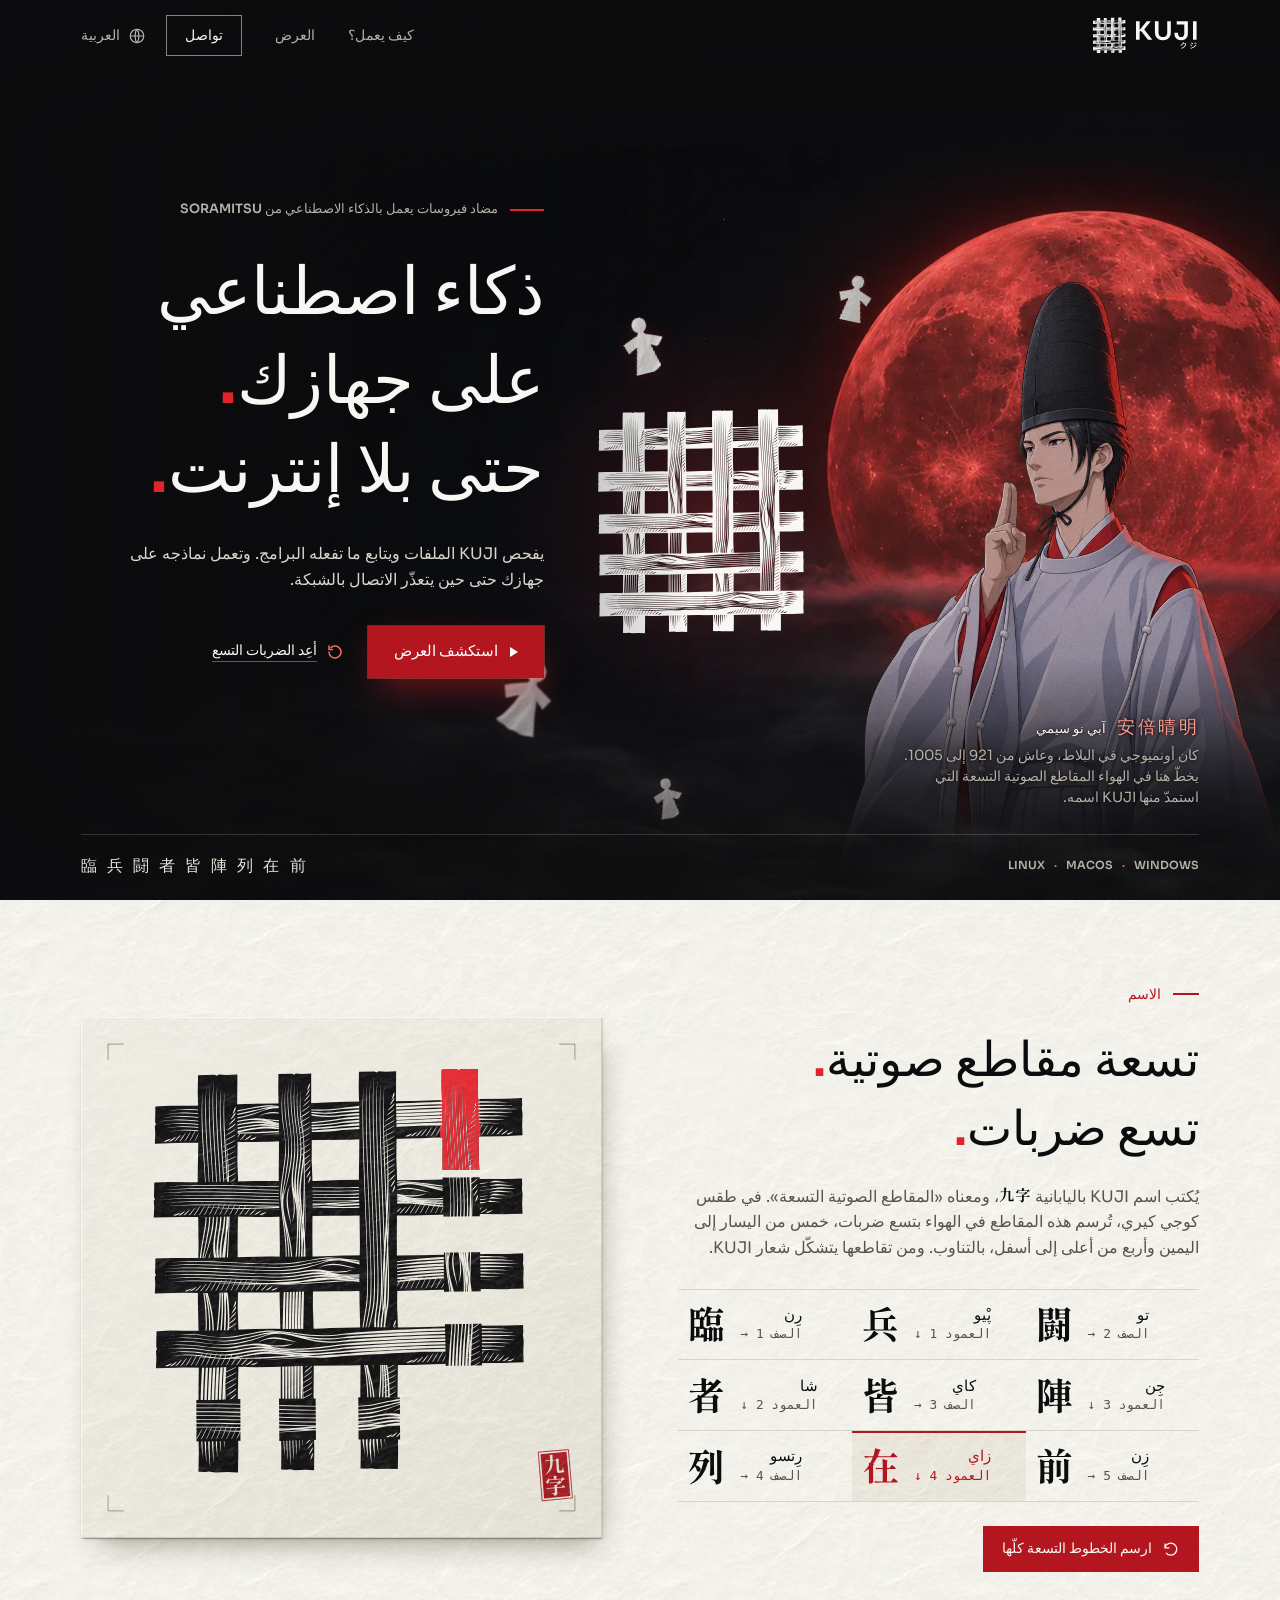
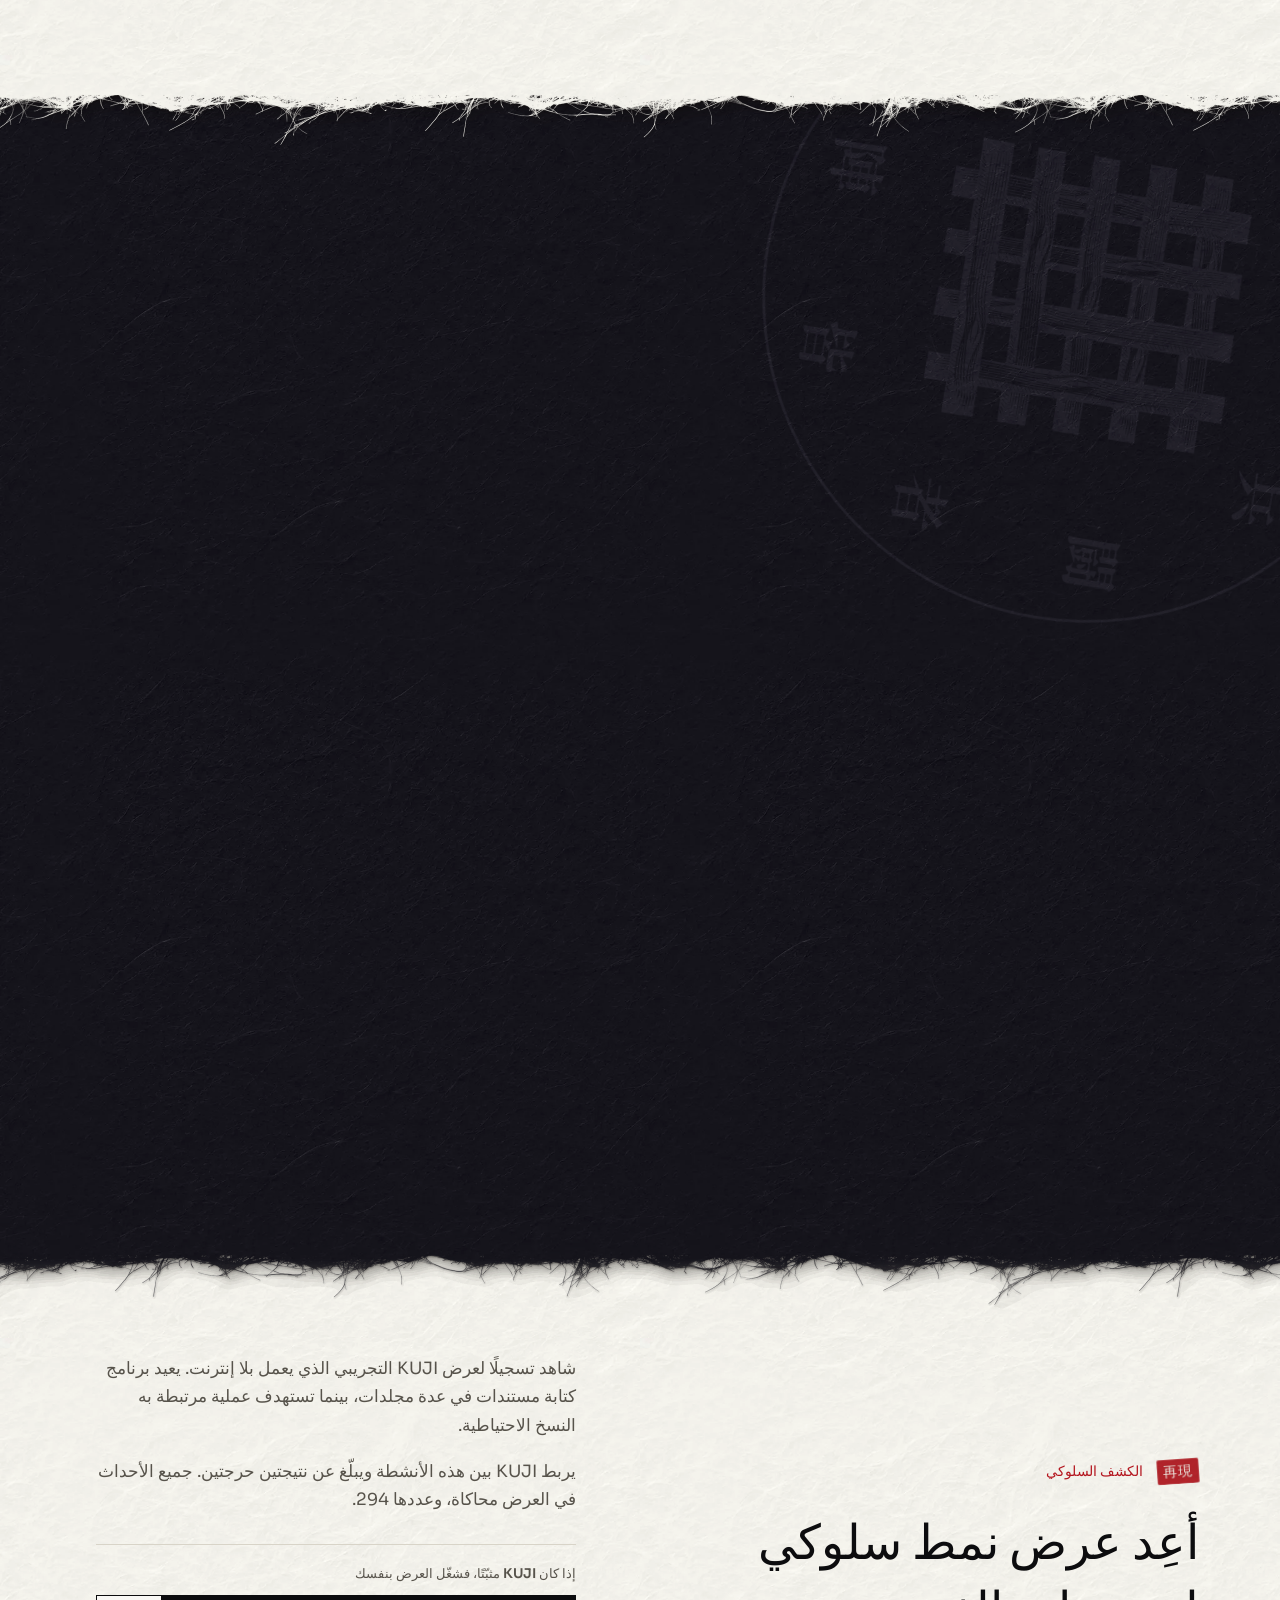
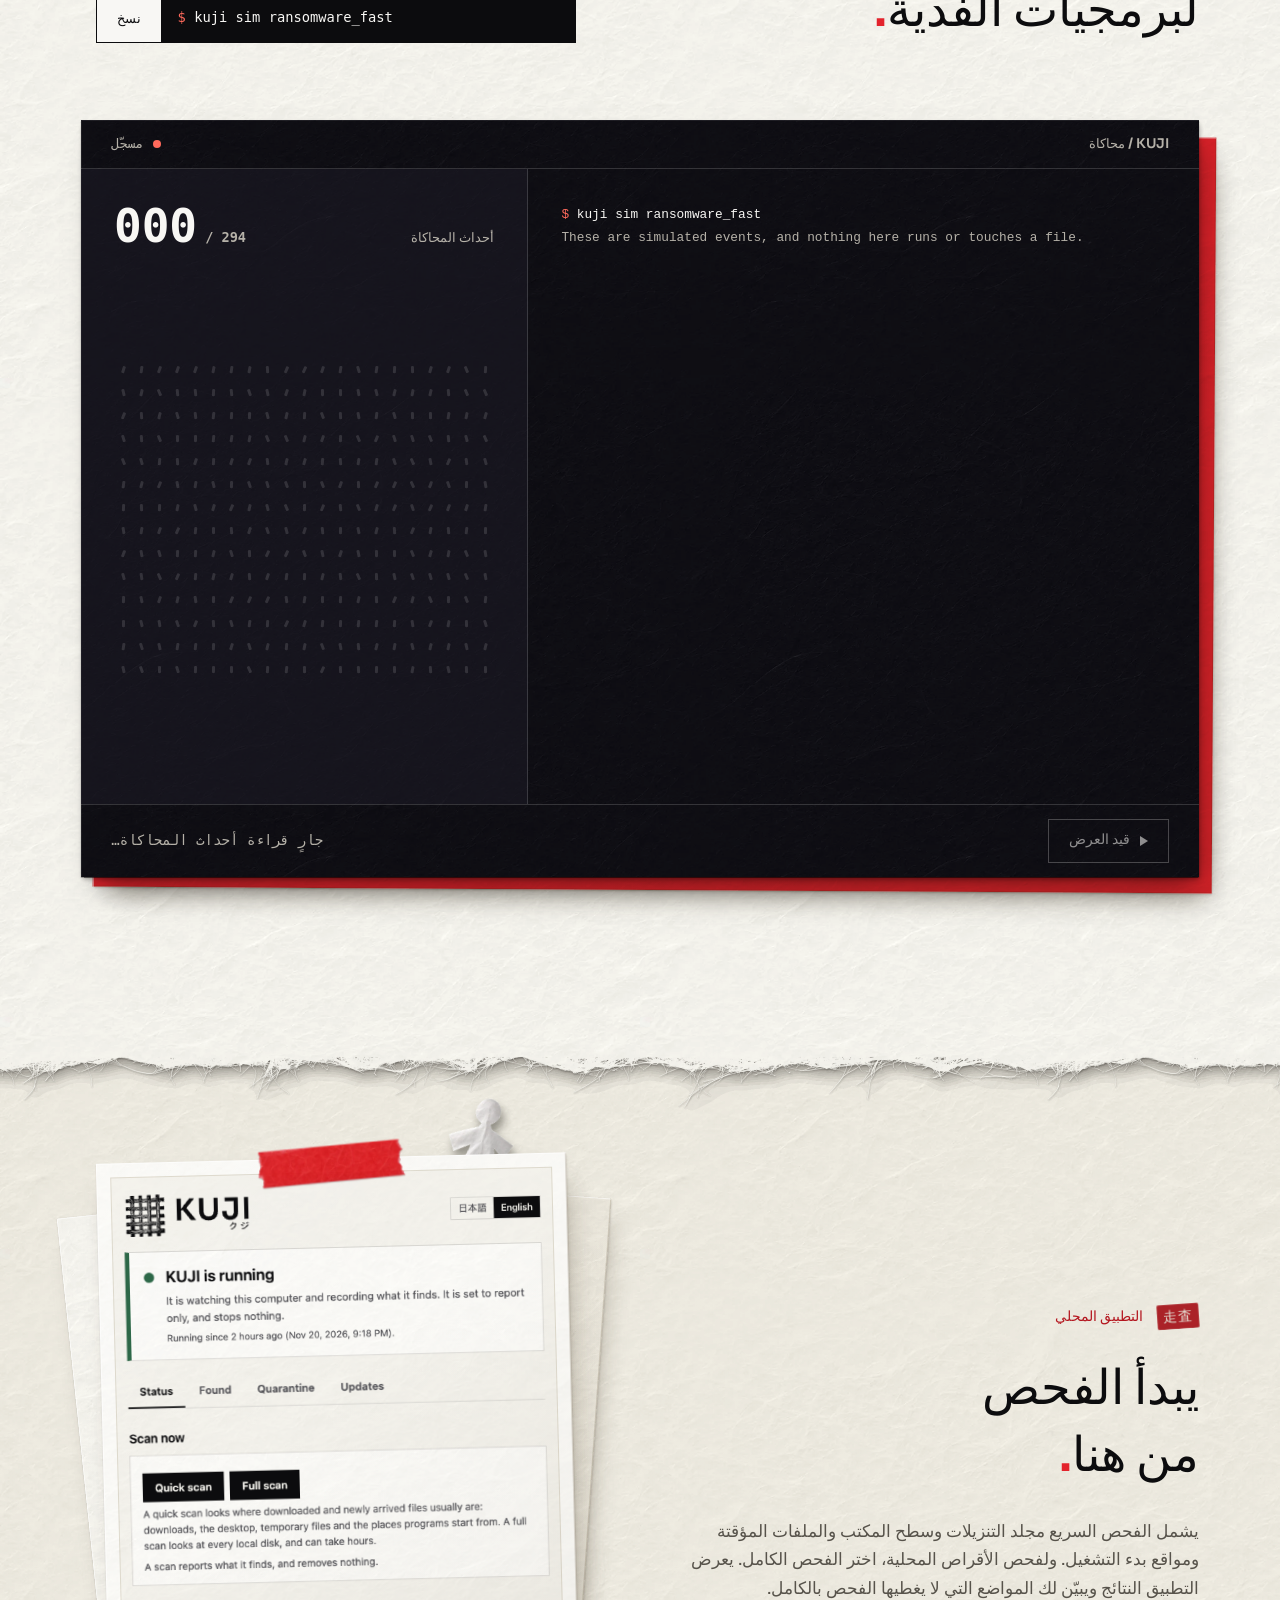
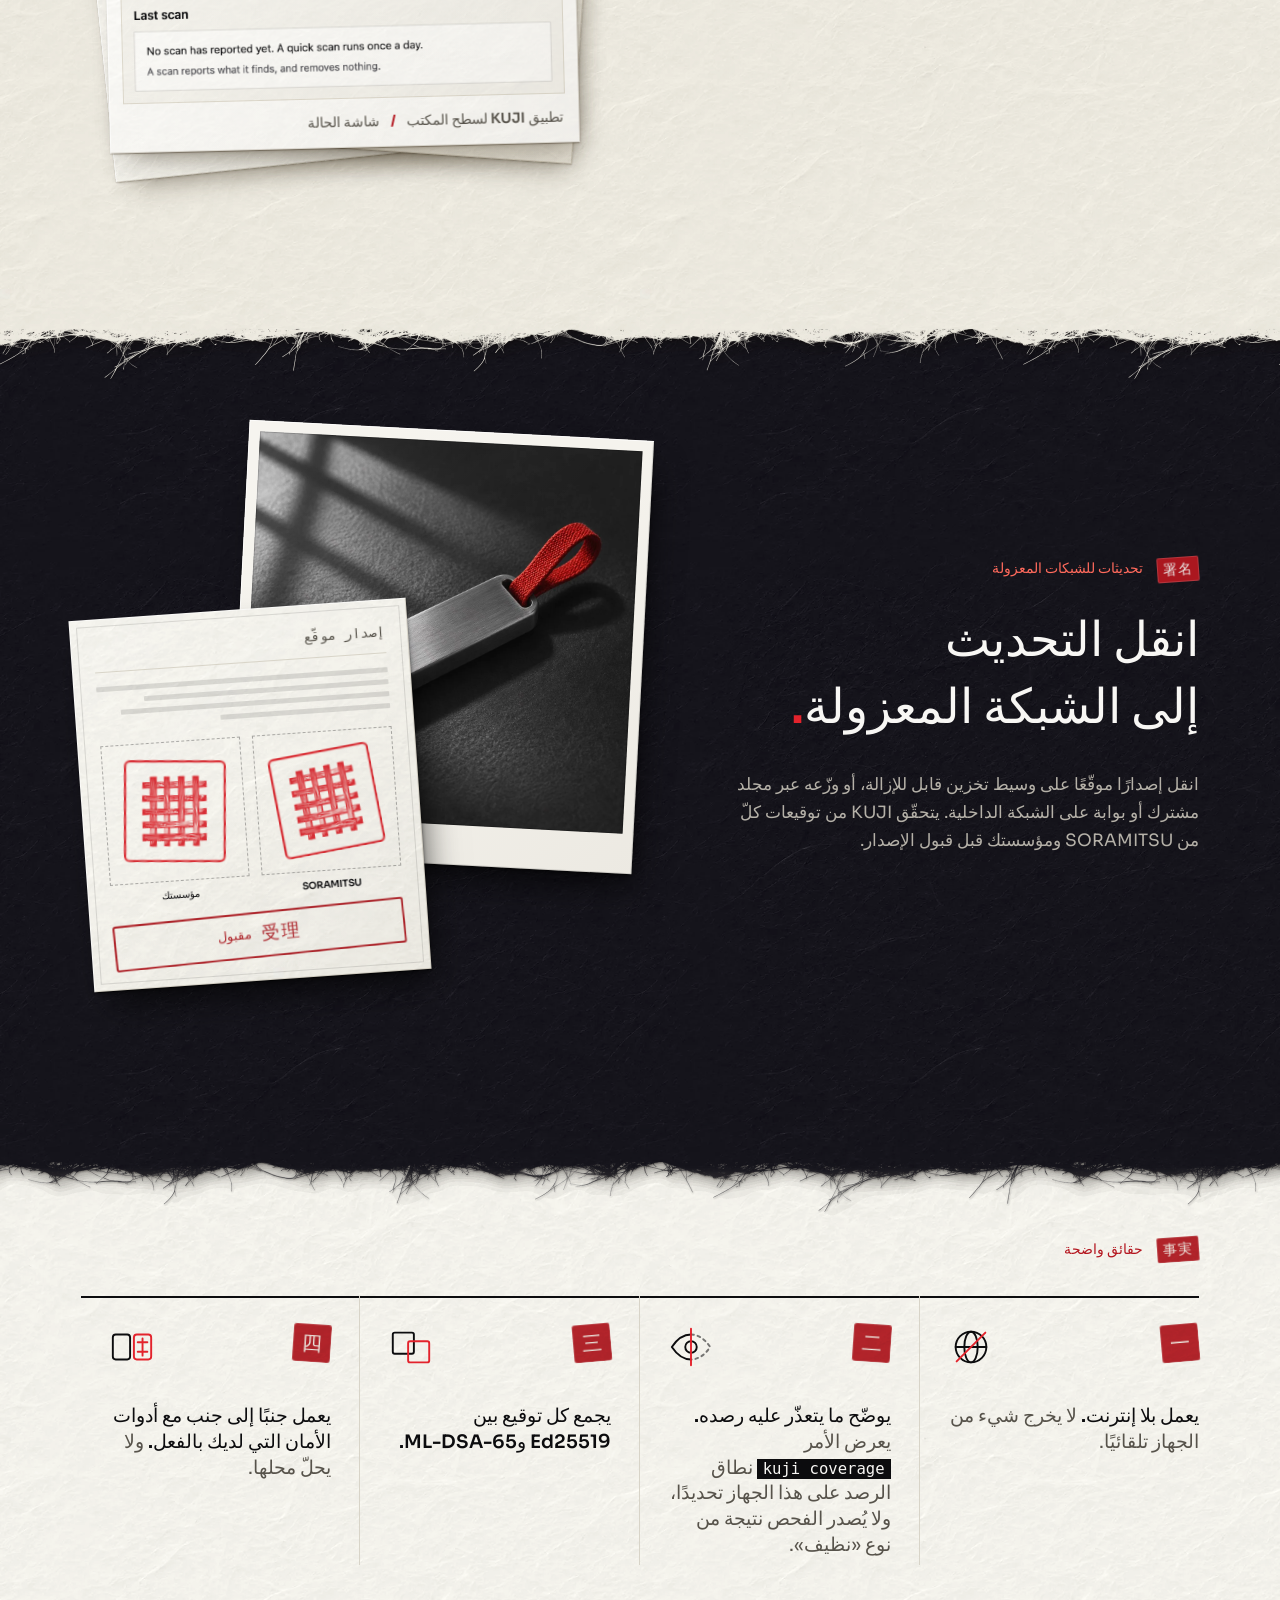
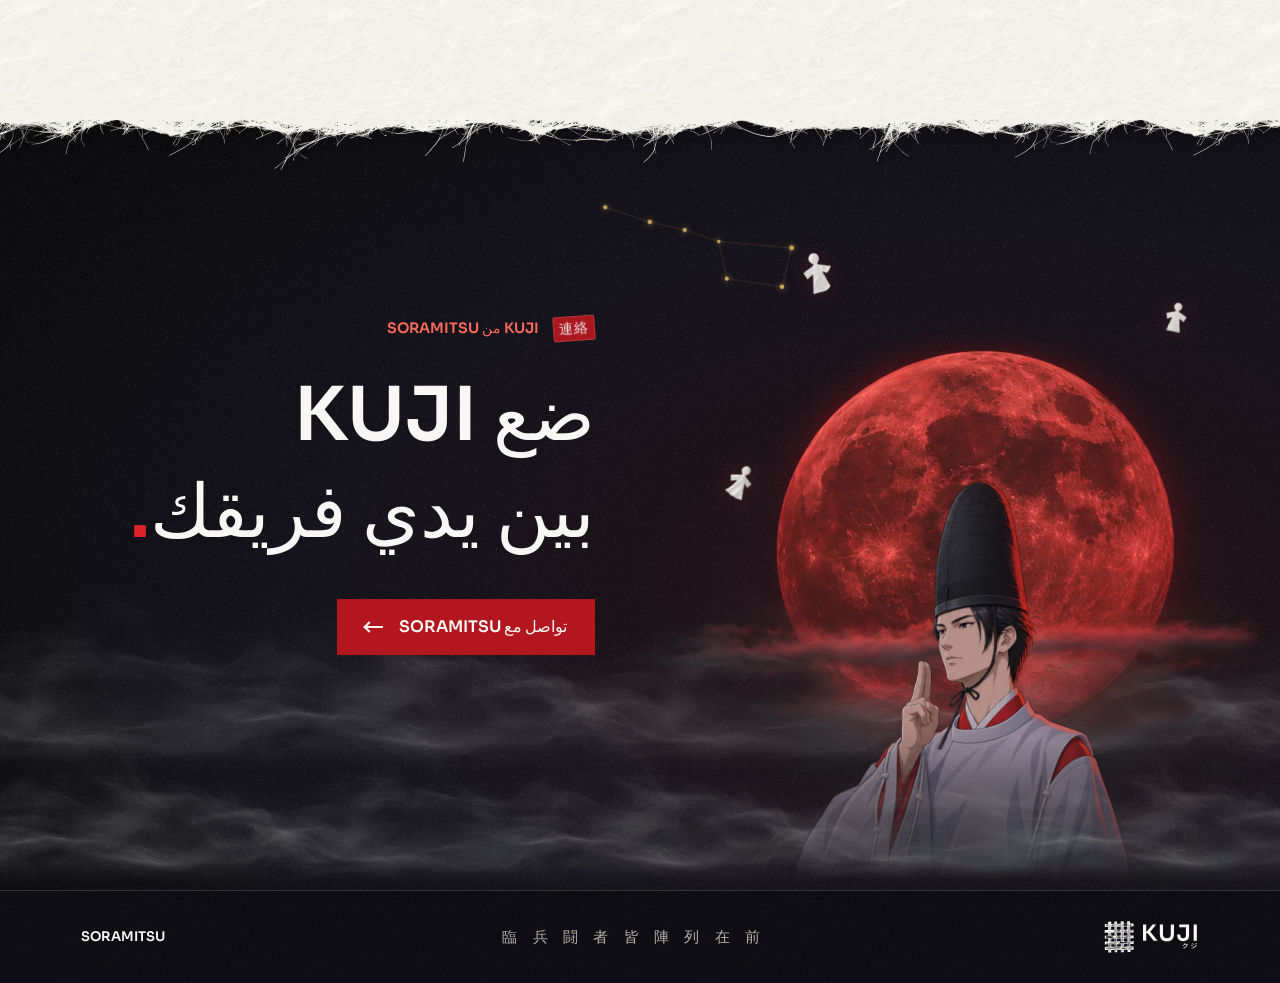
<file: ar/index.html>
<!doctype html>
<html lang="ar" dir="rtl">
  <head>
    <meta charset="utf-8" />
    <meta name="viewport" content="width=device-width,initial-scale=1" />
    <meta name="theme-color" content="#0C0C0E" />
    <title>KUJI クジ | مضاد فيروسات يعمل بالذكاء الاصطناعي من SORAMITSU</title>
    <meta
      name="description"
      content="KUJI مضاد فيروسات يعمل بالذكاء الاصطناعي لأنظمة Windows وmacOS وLinux. يجمع على جهازك بين تحليل الملفات والكشف السلوكي والتعلّم الآلي، حتى بلا إنترنت. تعرّف إلى النظام وأعد عرض محاكاة لبرمجيات الفدية."
    />
    <meta property="og:title" content="KUJI · ذكاء اصطناعي على جهازك. حتى بلا إنترنت." />
    <meta
      property="og:description"
      content="تعرّف إلى نظام SORAMITSU لنقاط النهاية الذي يعمل بلا إنترنت، وأعد عرض محاكاته لبرمجيات الفدية."
    />
    <meta property="og:type" content="website" />
    <meta property="og:image" content="https://kuji.soramitsu.co.jp/assets/og.jpg" />
    <meta property="og:image:width" content="1200" />
    <meta property="og:image:height" content="630" />
    <meta
      property="og:image:alt"
      content="يرفع آبي نو سيمي إصبعين أمام قمر أحمر مائل إلى البرتقالي، وإلى جانبه شعار KUJI المرسوم بتسعة خطوط متقاطعة."
    />
    <meta property="og:url" content="https://kuji.soramitsu.co.jp/ar/" />
    <meta property="og:locale" content="ar_AR" />
    <meta name="twitter:card" content="summary_large_image" />
    <link rel="canonical" href="https://kuji.soramitsu.co.jp/ar/" />
    <!-- ALTERNATES:START -->
    <link rel="alternate" hreflang="en" href="https://kuji.soramitsu.co.jp/" />
    <link rel="alternate" hreflang="ja" href="https://kuji.soramitsu.co.jp/ja/" />
    <link rel="alternate" hreflang="he" href="https://kuji.soramitsu.co.jp/he/" />
    <link rel="alternate" hreflang="ar" href="https://kuji.soramitsu.co.jp/ar/" />
    <link rel="alternate" hreflang="ru" href="https://kuji.soramitsu.co.jp/ru/" />
    <link rel="alternate" hreflang="fr" href="https://kuji.soramitsu.co.jp/fr/" />
    <link rel="alternate" hreflang="es" href="https://kuji.soramitsu.co.jp/es/" />
    <link rel="alternate" hreflang="pt" href="https://kuji.soramitsu.co.jp/pt/" />
    <link rel="alternate" hreflang="ur" href="https://kuji.soramitsu.co.jp/ur/" />
    <link rel="alternate" hreflang="bn" href="https://kuji.soramitsu.co.jp/bn/" />
    <link rel="alternate" hreflang="my" href="https://kuji.soramitsu.co.jp/my/" />
    <link rel="alternate" hreflang="km" href="https://kuji.soramitsu.co.jp/km/" />
    <link rel="alternate" hreflang="x-default" href="https://kuji.soramitsu.co.jp/" />
    <!-- ALTERNATES:END -->
    <link rel="icon" href="../assets/icon.svg" type="image/svg+xml" />
    <link
      rel="preload"
      as="font"
      type="font/woff2"
      href="../assets/sora-semibold.woff2"
      crossorigin
    />
    <link rel="preload" as="image" href="../assets/photo/sky.webp" />
    <link rel="preload" as="image" href="../assets/photo/seimei.webp" />
    <script>
      // Hold the words until the opening scene has played, and let go if its script never arrives.
      if (
        !matchMedia("(prefers-reduced-motion: reduce)").matches &&
        (!location.hash || location.hash === "#top")
      ) {
        document.documentElement.classList.add("intro-pending");
        window.kujiIntroBy = Date.now() + 4000;
        setTimeout(function () {
          if (!window.kujiHeroStarted) document.documentElement.classList.remove("intro-pending");
        }, 4000);
      }
    </script>
    <link rel="stylesheet" href="../style.css" />
    <link rel="stylesheet" href="../hero.css" />
    <link rel="stylesheet" href="../nine.css" />
    <link rel="stylesheet" href="../lang.css" />
    <script src="../hero.js" defer></script>
    <script src="../nine.js" defer></script>
    <script src="../page.js" defer></script>
  </head>
  <body>
    <a class="skip" href="#main">انتقل إلى المحتوى</a>

    <svg class="sprite" aria-hidden="true" focusable="false">
      <defs>
        <symbol id="shiki" viewBox="0 0 100 140">
          <path
            style="fill: var(--doll-fill, #f8f7f4)"
            d="M50 2C60 2 67 10 67 20C67 28 62 34 56 37L59 43L97 58L88 82L67 70L78 134L22 134L33 70L12 82L3 58L41 43L44 37C38 34 33 28 33 20C33 10 40 2 50 2Z"
          />
          <path
            style="fill: var(--doll-shade, rgba(12, 12, 14, 0.07))"
            d="M50 2C60 2 67 10 67 20C67 28 62 34 56 37L59 43L97 58L88 82L67 70L78 134L50 134Z"
          />
          <path
            d="M50 38V133"
            fill="none"
            stroke-width="1"
            style="stroke: var(--doll-crease, rgba(12, 12, 14, 0.2))"
          />
        </symbol>
      </defs>
    </svg>

    <header class="mast">
      <a class="mast-home" href="#top" aria-label="صفحة KUJI الرئيسية"
        ><img
          class="lockup"
          src="../assets/lockup-reversed.svg"
          width="118"
          height="45"
          alt=""
      /></a>
      <nav aria-label="التنقل الرئيسي">
        <a href="#system">كيف يعمل؟</a><a href="#demo">العرض</a
        ><a
          class="nav-contact"
          href="mailto:service@soramitsu.co.jp?subject=KUJI%20enquiry"
          >تواصل</a
        >
      </nav>
      <details class="lang">
        <summary
          ><svg class="lang-globe" viewBox="0 0 24 24" width="18" height="18" aria-hidden="true" focusable="false"><circle cx="12" cy="12" r="9"/><path d="M3 12h18M12 3c3.200 3.300 3.200 14.700 0 18M12 3c-3.200 3.300-3.200 14.700 0 18"/></svg
          ><span class="sr-only">اللغة: </span
          ><!-- CURRENT:START --><span class="lang-current" lang="ar" dir="rtl" translate="no">العربية</span><!-- CURRENT:END --></summary
        >
        <!-- LANGS:START -->
        <ul class="lang-list" translate="no">
          <li><a href="../" hreflang="en" lang="en">English</a></li>
          <li><a href="../ja/" hreflang="ja" lang="ja">日本語</a></li>
          <li><a href="../he/" hreflang="he" lang="he" dir="rtl">עברית</a></li>
          <li><a href="../ar/" hreflang="ar" lang="ar" dir="rtl" aria-current="page">العربية</a></li>
          <li><a href="../ru/" hreflang="ru" lang="ru">Русский</a></li>
          <li><a href="../fr/" hreflang="fr" lang="fr">Français</a></li>
          <li><a href="../es/" hreflang="es" lang="es">Español</a></li>
          <li><a href="../pt/" hreflang="pt" lang="pt-BR">Português</a></li>
          <li><a href="../ur/" hreflang="ur" lang="ur" dir="rtl">اردو</a></li>
          <li><a href="../bn/" hreflang="bn" lang="bn">বাংলা</a></li>
          <li><a href="../my/" hreflang="my" lang="my">မြန်မာ</a></li>
          <li><a href="../km/" hreflang="km" lang="km">ខ្មែរ</a></li>
        </ul>
        <!-- LANGS:END -->
      </details>
      <span class="mast-progress" aria-hidden="true"></span>
    </header>

    <main id="main">
      <section class="hero" id="top" aria-labelledby="hero-title">
        <!-- HERO:START -->
<div class="hero-stage" aria-hidden="true">
  <div class="hs-world">
    <img class="hs-l" id="hs-sky" data-depth=".3" style="--x:106;--y:-69;--w:1676;--h:1117" src="../assets/photo/sky.webp" width="1536" height="1024" alt="" decoding="async" fetchpriority="high" />
    <img class="hs-l hs-soft" id="hs-sky-soft" data-depth=".3" style="--x:106;--y:-69;--w:1676;--h:1117" src="../assets/photo/sky-soft.webp" width="640" height="427" alt="" decoding="async" />
    <div class="hs-l hs-mist hs-mist-far" data-depth=".16" style="--x:-2800;--y:520;--w:6804;--h:420;--n:3400;--tiles:6"><i></i></div>
    <img class="hs-l hs-soft" id="hs-seimei-soft" style="--x:872;--y:92;--w:708;--h:1062" src="../assets/photo/seimei-soft.webp" width="341" height="512" alt="" decoding="async" />
    <img class="hs-l" id="hs-seimei" style="--x:872;--y:92;--w:708;--h:1062" src="../assets/photo/seimei.webp" width="1024" height="1536" alt="" decoding="async" fetchpriority="high" />
    <img class="hs-l hs-blink" style="--x:1163.08;--y:351.97;--w:72.6;--h:36.64" src="../assets/photo/seimei-eyes.webp" width="105" height="53" alt="" decoding="async" />
    <div class="hs-l hs-floor" style="--x:-4000;--y:650;--w:9600;--h:3600;--n:480"></div>
  </div>
  <div class="hs-veil" id="hs-veil"></div>

  <svg class="hero-svg" id="hero-svg" viewBox="-182 -86 1690 1056" preserveAspectRatio="xMaxYMax slice" focusable="false">
    <defs>
      <radialGradient id="h-latglow">
        <stop offset="0" stop-color="#E3232C" stop-opacity=".5"/>
        <stop offset=".5" stop-color="#E3232C" stop-opacity=".16"/>
        <stop offset="1" stop-color="#E3232C" stop-opacity="0"/>
      </radialGradient>
      <radialGradient id="h-flashfill">
        <stop offset="0" stop-color="#FFF4EC" stop-opacity=".85"/>
        <stop offset=".3" stop-color="#FF8A78" stop-opacity=".4"/>
        <stop offset="1" stop-color="#E3232C" stop-opacity="0"/>
      </radialGradient>
      <clipPath id="h-reveal">
        <polygon class="h-clip" points="0,0 358,0 358,376 0,376"/>
        <polygon class="h-clip" points="0,0 358,0 358,376 0,376"/>
        <polygon class="h-clip" points="0,0 358,0 358,376 0,376"/>
        <polygon class="h-clip" points="0,0 358,0 358,376 0,376"/>
        <polygon class="h-clip" points="0,0 358,0 358,376 0,376"/>
        <polygon class="h-clip" points="0,0 358,0 358,376 0,376"/>
        <polygon class="h-clip" points="0,0 358,0 358,376 0,376"/>
        <polygon class="h-clip" points="0,0 358,0 358,376 0,376"/>
        <polygon class="h-clip" points="0,0 358,0 358,376 0,376"/>
      </clipPath>
    </defs>

    <g id="h-kanji" fill="#E3232C">
      <use class="h-kj" href="../assets/seals.svg#seal-1" x="-150" y="-150" width="300" height="300"/>
      <use class="h-kj" href="../assets/seals.svg#seal-2" x="-150" y="-150" width="300" height="300"/>
      <use class="h-kj" href="../assets/seals.svg#seal-3" x="-150" y="-150" width="300" height="300"/>
      <use class="h-kj" href="../assets/seals.svg#seal-4" x="-150" y="-150" width="300" height="300"/>
      <use class="h-kj" href="../assets/seals.svg#seal-5" x="-150" y="-150" width="300" height="300"/>
      <use class="h-kj" href="../assets/seals.svg#seal-6" x="-150" y="-150" width="300" height="300"/>
      <use class="h-kj" href="../assets/seals.svg#seal-7" x="-150" y="-150" width="300" height="300"/>
      <use class="h-kj" href="../assets/seals.svg#seal-8" x="-150" y="-150" width="300" height="300"/>
      <use class="h-kj" href="../assets/seals.svg#seal-9" x="-150" y="-150" width="300" height="300"/>
    </g>

    <g id="h-lattice" transform="translate(745 470) scale(.82) translate(-179 -188)">
      <circle id="h-latglow-c" cx="179" cy="188" r="330" fill="url(#h-latglow)"/>
      <circle id="h-ring" cx="179" cy="188" r="10" fill="none" stroke="#FF6A5C" stroke-width="1.6" opacity="0"/>
      <circle id="h-flash" cx="179" cy="188" r="420" fill="url(#h-flashfill)" opacity="0"/>
      <g id="h-halos" fill="none" stroke-linecap="round"></g>
      <g clip-path="url(#h-reveal)">
        <image id="h-mark" href="../assets/mark-reversed.svg" width="358" height="376"/>
      </g>
      <g id="h-cores" fill="none" stroke-linecap="round">
        <path class="h-core" d="M12 57L341 50"/>
        <path class="h-core" d="M68 12L69 368"/>
        <path class="h-core" d="M11 124L341 121"/>
        <path class="h-core" d="M137 11L140 366"/>
        <path class="h-core" d="M12 192L342 188"/>
        <path class="h-core" d="M211 9L213 365"/>
        <path class="h-core" d="M13 258L342 253"/>
        <path class="h-core" d="M284.500 7L289.500 364"/>
        <path class="h-core" d="M13 322L342 318"/>
      </g>
    </g>

    <path id="h-sparks-glow" fill="none" stroke-linecap="round" d=""/>
    <path id="h-sparks" fill="none" stroke-linecap="round" d=""/>
  </svg>

  <img class="hs-hand" id="hs-hand" data-tip-x="200" data-tip-y="392" data-angle="26.1" data-unit="0.215" src="../assets/photo/hand.webp" width="1836" height="2600" alt="" decoding="async" />
  <img class="hs-hand hs-hand-lit" id="hs-hand-lit" src="../assets/photo/hand-tip.webp" width="1010" height="1200" alt="" decoding="async" />

  <div class="hs-world hs-world-front">
    <div class="hs-l hs-mist hs-mist-near" data-depth="-.22" style="--x:-2600;--y:690;--w:6804;--h:360;--n:3400;--tiles:7"><i></i></div>
    <div class="hs-l hs-motes" data-depth="-.12" style="--x:380;--y:60;--w:1240;--h:860;--n:1240"><i style="--mx:17.5%;--my:71.8%;--ms:0.83%;--mo:0.61;--md:11.2s;--mw:-15.1s;--mdx:2%"></i><i style="--mx:19.3%;--my:59.1%;--ms:0.94%;--mo:0.36;--md:18.3s;--mw:-8.1s;--mdx:-2%"></i><i style="--mx:76.6%;--my:36.1%;--ms:0.52%;--mo:0.37;--md:19.0s;--mw:-14.0s;--mdx:1%"></i><i style="--mx:59.9%;--my:20.7%;--ms:0.60%;--mo:0.62;--md:10.2s;--mw:-18.1s;--mdx:-1%"></i><i style="--mx:4.2%;--my:75.8%;--ms:0.42%;--mo:0.79;--md:9.2s;--mw:-3.1s;--mdx:3%"></i><i style="--mx:34.2%;--my:55.8%;--ms:0.49%;--mo:0.37;--md:17.7s;--mw:-4.5s;--mdx:-2%"></i><i style="--mx:21.6%;--my:93.6%;--ms:1.02%;--mo:0.77;--md:16.6s;--mw:-11.0s;--mdx:3%"></i><i style="--mx:8.7%;--my:61.7%;--ms:0.77%;--mo:0.56;--md:12.4s;--mw:-2.8s;--mdx:2%"></i><i style="--mx:40.5%;--my:46.5%;--ms:0.69%;--mo:0.56;--md:18.9s;--mw:-7.3s;--mdx:-3%"></i><i style="--mx:80.4%;--my:30.4%;--ms:0.89%;--mo:0.89;--md:9.0s;--mw:-1.3s;--mdx:2%"></i><i style="--mx:72.3%;--my:35.3%;--ms:0.81%;--mo:0.66;--md:15.2s;--mw:-3.4s;--mdx:-2%"></i><i style="--mx:60.9%;--my:83.0%;--ms:0.60%;--mo:0.77;--md:18.3s;--mw:-4.7s;--mdx:-2%"></i><i style="--mx:8.2%;--my:81.5%;--ms:0.93%;--mo:0.56;--md:15.8s;--mw:-12.8s;--mdx:3%"></i><i style="--mx:92.1%;--my:49.7%;--ms:1.09%;--mo:0.88;--md:14.9s;--mw:-16.8s;--mdx:1%"></i><i style="--mx:49.6%;--my:70.0%;--ms:1.05%;--mo:0.49;--md:14.6s;--mw:-8.3s;--mdx:1%"></i><i style="--mx:74.7%;--my:55.7%;--ms:0.98%;--mo:0.38;--md:11.6s;--mw:-5.5s;--mdx:1%"></i></div>
    <span class="hs-doll" data-depth=".1" style="--x:668;--y:238;--r:-14;--s:.56"><img src="../assets/photo/doll-2.webp" width="700" height="980" alt="" decoding="async" /></span>
    <span class="hs-doll hs-doll-far" data-depth=".22" style="--x:946;--y:176;--r:12;--s:.46"><img src="../assets/photo/doll-1.webp" width="700" height="980" alt="" decoding="async" /></span>
    <span class="hs-doll hs-doll-near" data-depth="-.2" style="--x:512;--y:704;--r:18;--s:.74"><img src="../assets/photo/doll-3.webp" width="700" height="980" alt="" decoding="async" /></span>
    <span class="hs-doll hs-doll-far" data-depth=".16" style="--x:700;--y:836;--r:-10;--s:.4;--ny:730"><img src="../assets/photo/doll-2.webp" width="700" height="980" alt="" decoding="async" /></span>
  </div>
  <div class="hs-grain"></div>
  <div class="hs-vignette"></div>
</div>
<div class="hero-scrim" aria-hidden="true"></div>

<p class="hero-card" aria-hidden="true"><span lang="ja">安倍晴明</span><b>آبي نو سيمي</b></p>

<div class="hero-copy">
  <p class="hero-eyebrow"><span></span>مضاد فيروسات يعمل بالذكاء الاصطناعي من SORAMITSU</p>
  <h1 id="hero-title">ذكاء اصطناعي على جهازك<span>.</span><br />حتى بلا إنترنت<span>.</span></h1>
  <p class="hero-intro">
    يفحص KUJI الملفات ويتابع ما تفعله البرامج. وتعمل نماذجه على جهازك حتى حين يتعذّر الاتصال بالشبكة.
  </p>
  <div class="hero-actions">
    <a class="hero-button" href="#demo"><span class="hero-play" aria-hidden="true"></span>استكشف العرض</a>
    <button class="hero-replay" id="hero-replay" type="button" hidden>
      <svg viewBox="0 0 24 24" width="18" height="18" aria-hidden="true" focusable="false"><path fill="none" stroke="currentColor" stroke-width="2" stroke-linecap="round" stroke-linejoin="round" d="M4 12a8 8 0 1 0 2.6-5.900M4 4v4.500h4.500"/></svg> أعِد الضربات التسع
    </button>
  </div>
</div>

<p class="hero-plate">
  <span lang="ja">安倍晴明</span> آبي نو سيمي <small>كان أونميوجي في البلاط، وعاش من 921 إلى 1005. يخطّ هنا في الهواء المقاطع الصوتية التسعة التي استمدّ منها KUJI اسمه.</small>
</p>

<div class="hero-foot">
  <span translate="no">Linux <b>·</b> macOS <b>·</b> Windows</span>
  <span class="hero-chant" lang="ja"><i>臨</i><i>兵</i><i>闘</i><i>者</i><i>皆</i><i>陣</i><i>列</i><i>在</i><i>前</i></span>
</div>

<button class="hero-skip" id="hero-skip" type="button" hidden>تخطّي المقدمة</button>
<!-- HERO:END -->
      </section>
      <!-- NINE:START -->
<section class="nine" id="nine" aria-labelledby="nine-title">
  <div class="nine-layout">
    <div class="nine-intro">
      <p class="nine-label">الاسم</p>
      <h2 class="nine-title" id="nine-title">تسعة مقاطع صوتية<span>.</span><br />تسع ضربات<span>.</span></h2>
      <p class="nine-description">
        يُكتب اسم KUJI باليابانية <span class="nine-name" lang="ja"><span class="nine-spoken">九字</span><svg viewBox="0 0 2000 1000" aria-hidden="true"><use href="../assets/seals.svg#seal-ku" width="1000" height="1000"/><use href="../assets/seals.svg#seal-ji" x="1000" width="1000" height="1000"/></svg></span>، ومعناه «المقاطع الصوتية التسعة». في طقس كوجي كيري، تُرسم هذه المقاطع في الهواء بتسع ضربات، خمس من اليسار إلى اليمين وأربع من أعلى إلى أسفل، بالتناوب. ومن تقاطعها يتشكّل شعار KUJI.
      </p>
    </div>

    <svg class="nine-print" viewBox="0 0 500 500" role="img" aria-labelledby="nine-print-title">
      <title id="nine-print-title">شعار KUJI المنقوش على شكل شبكة من خمسة خطوط أفقية وأربعة عمودية</title>
      <path class="nine-register" fill="none" d="M26 41V26H41 M459 26H474V41 M474 459V474H459 M41 474H26V459" />
      <svg class="nine-ghost" x="18" y="18" width="464" height="464" viewBox="0 0 1000 1000" aria-hidden="true">
        <use href="../assets/seals.svg#seal-1" width="1000" height="1000" />
      </svg>
      <svg x="58" y="42" width="384" height="404" viewBox="0 0 358 376">
        <defs>
          <image id="nine-impression" href="../assets/mark.svg" width="358" height="376" />
          <filter id="nine-color" x="0" y="0" width="100%" height="100%" color-interpolation-filters="sRGB">
            <feFlood class="nine-pigment" flood-color="#E3232C" />
            <feComposite in2="SourceGraphic" operator="in" />
          </filter>
          <clipPath id="nine-drawn"></clipPath>
          <clipPath id="nine-current"><rect x="-1.5" y="-1.5" width="0" height="35" /></clipPath>
        </defs>
        <use class="nine-ink" href="#nine-impression" />
        <g class="nine-vermilion" clip-path="url(#nine-current)">
          <use href="#nine-impression" filter="url(#nine-color)" />
        </g>
      </svg>
      <g class="nine-chop" transform="translate(440 419) rotate(-4)">
        <path fill="currentColor" d="M1 .8 26 0 26.8 42.6 1.4 43.2Z" />
        <path fill="none" stroke="currentColor" stroke-width=".8" d="m-1-1.5 29-.3.6 46.4-29.2.8Z" />
        <g class="nine-chop-type">
          <use href="../assets/seals.svg#seal-ku" x="3" y="1" width="21" height="21" />
          <use href="../assets/seals.svg#seal-ji" x="3" y="21" width="21" height="21" />
        </g>
      </g>
      <pattern id="nine-fibre-tile" patternUnits="userSpaceOnUse" width="560" height="560">
        <image href="../assets/photo/ink-fibre.webp" width="560" height="560" />
      </pattern>
      <rect class="nine-fibre" width="500" height="500" fill="url(#nine-fibre-tile)" />
    </svg>

    <div class="nine-controls">
      <div class="nine-grid">
        <button class="nine-cut" type="button" disabled>
          <span class="nine-glyph" lang="ja"><span class="nine-spoken">臨</span><svg viewBox="0 0 1000 1000" aria-hidden="true"><use href="../assets/seals.svg#seal-1"/></svg></span>
          <span class="nine-caption"><span class="nine-reading">رِن</span><span class="nine-direction">الصف 1 →</span></span>
        </button>
        <button class="nine-cut" type="button" disabled>
          <span class="nine-glyph" lang="ja"><span class="nine-spoken">兵</span><svg viewBox="0 0 1000 1000" aria-hidden="true"><use href="../assets/seals.svg#seal-2"/></svg></span>
          <span class="nine-caption"><span class="nine-reading">پْيو</span><span class="nine-direction">العمود 1 ↓</span></span>
        </button>
        <button class="nine-cut" type="button" disabled>
          <span class="nine-glyph" lang="ja"><span class="nine-spoken">闘</span><svg viewBox="0 0 1000 1000" aria-hidden="true"><use href="../assets/seals.svg#seal-3"/></svg></span>
          <span class="nine-caption"><span class="nine-reading">تو</span><span class="nine-direction">الصف 2 →</span></span>
        </button>
        <button class="nine-cut" type="button" disabled>
          <span class="nine-glyph" lang="ja"><span class="nine-spoken">者</span><svg viewBox="0 0 1000 1000" aria-hidden="true"><use href="../assets/seals.svg#seal-4"/></svg></span>
          <span class="nine-caption"><span class="nine-reading">شا</span><span class="nine-direction">العمود 2 ↓</span></span>
        </button>
        <button class="nine-cut" type="button" disabled>
          <span class="nine-glyph" lang="ja"><span class="nine-spoken">皆</span><svg viewBox="0 0 1000 1000" aria-hidden="true"><use href="../assets/seals.svg#seal-5"/></svg></span>
          <span class="nine-caption"><span class="nine-reading">كاي</span><span class="nine-direction">الصف 3 →</span></span>
        </button>
        <button class="nine-cut" type="button" disabled>
          <span class="nine-glyph" lang="ja"><span class="nine-spoken">陣</span><svg viewBox="0 0 1000 1000" aria-hidden="true"><use href="../assets/seals.svg#seal-6"/></svg></span>
          <span class="nine-caption"><span class="nine-reading">جِن</span><span class="nine-direction">العمود 3 ↓</span></span>
        </button>
        <button class="nine-cut" type="button" disabled>
          <span class="nine-glyph" lang="ja"><span class="nine-spoken">列</span><svg viewBox="0 0 1000 1000" aria-hidden="true"><use href="../assets/seals.svg#seal-7"/></svg></span>
          <span class="nine-caption"><span class="nine-reading">رِتسو</span><span class="nine-direction">الصف 4 →</span></span>
        </button>
        <button class="nine-cut" type="button" disabled>
          <span class="nine-glyph" lang="ja"><span class="nine-spoken">在</span><svg viewBox="0 0 1000 1000" aria-hidden="true"><use href="../assets/seals.svg#seal-8"/></svg></span>
          <span class="nine-caption"><span class="nine-reading">زاي</span><span class="nine-direction">العمود 4 ↓</span></span>
        </button>
        <button class="nine-cut" type="button" disabled>
          <span class="nine-glyph" lang="ja"><span class="nine-spoken">前</span><svg viewBox="0 0 1000 1000" aria-hidden="true"><use href="../assets/seals.svg#seal-9"/></svg></span>
          <span class="nine-caption"><span class="nine-reading">زِن</span><span class="nine-direction">الصف 5 →</span></span>
        </button>
      </div>
      <button class="nine-replay" type="button" disabled>
        <svg width="18" height="18" viewBox="0 0 24 24" fill="none" stroke="currentColor" stroke-width="1.7" aria-hidden="true"><path d="M4 10a8 8 0 1 1 1.4 7.1M4 4.5v6h6"/></svg> ارسم الخطوط التسعة كلّها
      </button>
    </div>
  </div>
</section>
<!-- NINE:END -->

      <section
        class="band dark system"
        id="system"
        aria-labelledby="system-title"
        data-live
      >
        <img
          class="system-emblem"
          src="../assets/emblem-reversed.svg"
          alt=""
          width="512"
          height="512"
          loading="lazy"
        />
        <div class="wrap">
          <header class="sec-head" data-reveal>
            <p class="section-label">
              <span class="jp" lang="ja" aria-hidden="true">証拠</span>التحليل على الجهاز
            </p>
            <h2 id="system-title">
              ما الذي يجعل البرنامج<br />مثيرًا للريبة<span>؟</span>
            </h2>
          </header>

          <ol class="evidence" role="list">
            <li class="evi" data-reveal="card" style="--i: 0">
              <span class="evi-doll" aria-hidden="true"
                ><img class="pdoll" src="../assets/photo/doll-1-240.webp" alt="" width="240" height="336" loading="lazy" decoding="async"
                /><span class="doll-num" lang="ja">一</span></span
              >
              <div class="vis" aria-hidden="true">
                <svg class="v v-file" viewBox="0 0 260 170" focusable="false">
                  <path
                    d="M22 12H146L172 38V158H22Z"
                    fill="#fff"
                    stroke="#0C0C0E"
                    stroke-width="2"
                    stroke-linejoin="round"
                  />
                  <path
                    d="M146 12V38H172"
                    fill="none"
                    stroke="#0C0C0E"
                    stroke-width="2"
                    stroke-linejoin="round"
                  />
                  <g fill="#0C0C0E">
                    <rect x="34" y="24" width="56" height="7" rx="1" />
                    <rect x="34" y="36" width="28" height="7" rx="1" />
                    <rect x="66" y="36" width="40" height="7" rx="1" />
                  </g>
                  <g fill="#D7D1C3"><rect x="34" y="56" width="7" height="7"/><rect x="44.5" y="56" width="7" height="7"/><rect x="55" y="56" width="7" height="7"/><rect x="65.5" y="56" width="7" height="7"/><rect x="76" y="56" width="7" height="7"/><rect x="86.5" y="56" width="7" height="7"/><rect x="97" y="56" width="7" height="7"/><rect x="107.5" y="56" width="7" height="7"/><rect x="118" y="56" width="7" height="7"/><rect x="128.5" y="56" width="7" height="7"/><rect x="139" y="56" width="7" height="7"/><rect x="149.5" y="56" width="7" height="7"/><rect x="34" y="70" width="7" height="7"/><rect x="44.5" y="70" width="7" height="7"/><rect x="55" y="70" width="7" height="7"/><rect x="65.5" y="70" width="7" height="7"/><rect x="76" y="70" width="7" height="7"/><rect x="86.5" y="70" width="7" height="7"/><rect x="97" y="70" width="7" height="7"/><rect x="107.5" y="70" width="7" height="7"/><rect x="118" y="70" width="7" height="7"/><rect x="128.5" y="70" width="7" height="7"/><rect x="139" y="70" width="7" height="7"/><rect x="149.5" y="70" width="7" height="7"/><rect x="34" y="84" width="7" height="7"/><rect x="44.5" y="84" width="7" height="7"/><rect x="55" y="84" width="7" height="7"/><rect x="65.5" y="84" width="7" height="7"/><rect x="76" y="84" width="7" height="7"/><rect x="86.5" y="84" width="7" height="7"/><rect x="139" y="84" width="7" height="7"/><rect x="149.5" y="84" width="7" height="7"/><rect x="34" y="98" width="7" height="7"/><rect x="44.5" y="98" width="7" height="7"/><rect x="55" y="98" width="7" height="7"/><rect x="65.5" y="98" width="7" height="7"/><rect x="76" y="98" width="7" height="7"/><rect x="86.5" y="98" width="7" height="7"/><rect x="97" y="98" width="7" height="7"/><rect x="107.5" y="98" width="7" height="7"/><rect x="118" y="98" width="7" height="7"/><rect x="128.5" y="98" width="7" height="7"/><rect x="139" y="98" width="7" height="7"/><rect x="149.5" y="98" width="7" height="7"/><rect x="34" y="112" width="7" height="7"/><rect x="44.5" y="112" width="7" height="7"/><rect x="55" y="112" width="7" height="7"/><rect x="65.5" y="112" width="7" height="7"/><rect x="76" y="112" width="7" height="7"/><rect x="86.5" y="112" width="7" height="7"/><rect x="97" y="112" width="7" height="7"/><rect x="107.5" y="112" width="7" height="7"/><rect x="118" y="112" width="7" height="7"/><rect x="128.5" y="112" width="7" height="7"/><rect x="139" y="112" width="7" height="7"/><rect x="149.5" y="112" width="7" height="7"/><rect x="34" y="126" width="7" height="7"/><rect x="44.5" y="126" width="7" height="7"/><rect x="55" y="126" width="7" height="7"/><rect x="65.5" y="126" width="7" height="7"/><rect x="76" y="126" width="7" height="7"/><rect x="86.5" y="126" width="7" height="7"/><rect x="97" y="126" width="7" height="7"/><rect x="107.5" y="126" width="7" height="7"/><rect x="149.5" y="126" width="7" height="7"/><rect x="34" y="140" width="7" height="7"/><rect x="44.5" y="140" width="7" height="7"/><rect x="55" y="140" width="7" height="7"/><rect x="65.5" y="140" width="7" height="7"/><rect x="76" y="140" width="7" height="7"/><rect x="86.5" y="140" width="7" height="7"/><rect x="97" y="140" width="7" height="7"/><rect x="107.5" y="140" width="7" height="7"/><rect x="118" y="140" width="7" height="7"/><rect x="128.5" y="140" width="7" height="7"/><rect x="139" y="140" width="7" height="7"/><rect x="149.5" y="140" width="7" height="7"/></g>
                  <g class="a-hit h1" fill="#E3232C"><rect x="97" y="84" width="7" height="7"/><rect x="107.5" y="84" width="7" height="7"/><rect x="118" y="84" width="7" height="7"/><rect x="128.5" y="84" width="7" height="7"/></g>
                  <g class="a-hit h2" fill="#E3232C"><rect x="118" y="126" width="7" height="7"/><rect x="128.5" y="126" width="7" height="7"/><rect x="139" y="126" width="7" height="7"/></g>
                  <g fill="none" stroke="#0C0C0E" stroke-width="1.5">
                    <rect x="186" y="50" width="60" height="34" rx="2" fill="#fff" />
                    <rect x="186" y="104" width="60" height="34" rx="2" fill="#fff" />
                  </g>
                  <g class="rc rc1" fill="#E3232C">
                    <rect x="193" y="63" width="8" height="8" />
                    <rect x="205" y="63" width="8" height="8" />
                    <rect x="217" y="63" width="8" height="8" />
                    <rect x="229" y="63" width="8" height="8" />
                  </g>
                  <g class="rc rc2" fill="#E3232C">
                    <rect x="199" y="117" width="8" height="8" />
                    <rect x="211" y="117" width="8" height="8" />
                    <rect x="223" y="117" width="8" height="8" />
                  </g>
                  <g
                    fill="none"
                    stroke="#E3232C"
                    stroke-width="1.6"
                    stroke-linecap="round"
                  >
                    <path class="a-draw c1" pathLength="1" d="M137 88C160 88 164 67 186 67" />
                    <path class="a-draw c2" pathLength="1" d="M147 130C165 130 168 121 186 121" />
                  </g>
                  <g class="scan" opacity="0">
                    <rect x="22" y="-16" width="150" height="16" fill="#E3232C" opacity=".12" />
                    <rect x="22" y="-7" width="150" height="7" fill="#E3232C" opacity=".18" />
                    <rect x="18" y="0" width="158" height="2" fill="#E3232C" />
                  </g>
                </svg>
              </div>
              <h3>داخل الملف</h3>
              <p>
                يقارن KUJI بنية الملفات التنفيذية وأنماط البايتات فيها بقواعد الكشف. وعند فحص برامج Windows وMac، يضيف نموذج يعمل على الجهاز درجةً تبيّن مستوى الخطر ويُبرز البرامج غير المعتادة للمراجعة البشرية.
              </p>
            </li>

            <li class="evi" data-reveal="card" style="--i: 1">
              <span class="evi-doll" aria-hidden="true"
                ><img class="pdoll" src="../assets/photo/doll-2-240.webp" alt="" width="240" height="336" loading="lazy" decoding="async"
                /><span class="doll-num" lang="ja">二</span></span
              >
              <div class="vis" aria-hidden="true">
                <svg class="v v-run" viewBox="0 0 260 170" focusable="false">
                  <g
                    fill="none"
                    stroke="#0C0C0E"
                    stroke-width="2"
                    stroke-linecap="round"
                  >
                    <path class="a-draw e1" pathLength="1" d="M44 80L92 54" />
                    <path class="a-draw e2" pathLength="1" d="M44 92L92 118" />
                    <path class="a-draw e3" pathLength="1" d="M108 47C122 40 132 37 144 37" />
                    <path class="a-draw e4" pathLength="1" d="M108 124C130 129 150 128 172 124" />
                  </g>
                  <g fill="#0C0C0E">
                    <circle class="a-pop n1" cx="36" cy="86" r="9" />
                    <circle class="a-pop n2" cx="100" cy="50" r="8" />
                    <circle class="a-pop n3" cx="100" cy="122" r="8" />
                  </g>
                  <g
                    class="a-fade docs"
                    fill="#fff"
                    stroke="#0C0C0E"
                    stroke-width="1.6"
                    stroke-linejoin="round"
                  >
                    <path d="M148 18h16l6 6v24h-22z" />
                    <path d="M176 26h16l6 6v24h-22z" />
                    <path d="M204 18h16l6 6v24h-22z" />
                  </g>
                  <g
                    class="a-fade docs"
                    fill="none"
                    stroke="#0C0C0E"
                    stroke-width="1.6"
                    stroke-linecap="round"
                    opacity=".3"
                  >
                    <path d="M152 29h12M152 35h14M152 41h9" />
                    <path d="M180 37h12M180 43h14M180 49h9" />
                    <path d="M208 29h12M208 35h14M208 41h9" />
                  </g>
                  <g
                    fill="none"
                    stroke="#E3232C"
                    stroke-width="1.8"
                    stroke-linecap="round"
                  >
                    <path class="a-draw w1" pathLength="1" d="M152 29h12" />
                    <path class="a-draw w2" pathLength="1" d="M152 35h14" />
                    <path class="a-draw w3" pathLength="1" d="M180 37h12" />
                    <path class="a-draw w4" pathLength="1" d="M180 43h14" />
                    <path class="a-draw w5" pathLength="1" d="M208 29h12" />
                    <path class="a-draw w6" pathLength="1" d="M208 35h14" />
                  </g>
                  <g
                    class="a-fade bk"
                    fill="none"
                    stroke="#0C0C0E"
                    stroke-width="1.8"
                  >
                    <ellipse cx="196" cy="108" rx="22" ry="6" fill="#fff" />
                    <path d="M174 108v28c0 3.3 9.8 6 22 6s22-2.7 22-6v-28" />
                    <path d="M174 118c0 3.3 9.8 6 22 6s22-2.7 22-6M174 128c0 3.3 9.8 6 22 6s22-2.7 22-6" />
                  </g>
                  <g
                    fill="none"
                    stroke="#E3232C"
                    stroke-width="3"
                    stroke-linecap="round"
                  >
                    <path class="a-draw s1" pathLength="1" d="M170 100L222 150" />
                    <path class="a-draw s2" pathLength="1" d="M222 100L170 150" />
                  </g>
                  <path
                    class="a-draw link"
                    pathLength="1"
                    d="M236 34C256 62 256 104 232 128"
                    fill="none"
                    stroke="#E3232C"
                    stroke-width="1.6"
                    stroke-linecap="round"
                  />
                  <circle class="a-pop ld" cx="250" cy="81" r="4" fill="#E3232C" />
                </svg>
              </div>
              <h3>أثناء عمل البرنامج</h3>
              <p>
                قد تعطي الأحداث المترابطة صورة مختلفة عمّا يظهره ملف واحد. يبحث KUJI عن أنماط مثل إعادة كتابة مستندات في وقت تستهدف فيه عملية مرتبطة بهذا النشاط النسخ الاحتياطية.
              </p>
            </li>

            <li class="evi" data-reveal="card" style="--i: 2">
              <span class="evi-doll" aria-hidden="true"
                ><img class="pdoll" src="../assets/photo/doll-3-240.webp" alt="" width="240" height="336" loading="lazy" decoding="async"
                /><span class="doll-num" lang="ja">三</span></span
              >
              <div class="vis" aria-hidden="true">
                <svg class="v v-host" viewBox="0 0 260 170" focusable="false">
                  <defs>
                    <mask id="mask-lead" maskUnits="userSpaceOnUse">
                      <path
                        class="a-draw lead-mask"
                        pathLength="1"
                        d="M148 72C172 63 192 64 212 72"
                        fill="none"
                        stroke="#fff"
                        stroke-width="8"
                      />
                    </mask>
                  </defs>
                  <rect
                    x="10"
                    y="12"
                    width="178"
                    height="146"
                    rx="14"
                    fill="none"
                    stroke="#0C0C0E"
                    stroke-opacity=".35"
                    stroke-width="1.5"
                    stroke-dasharray="5 5"
                  />
                  <g
                    class="clock"
                    fill="none"
                    stroke="#0C0C0E"
                    stroke-width="1.8"
                    stroke-linecap="round"
                  >
                    <circle cx="36" cy="38" r="12" fill="#fff" />
                    <path class="hand" d="M36 38V29" />
                    <path d="M36 38h0.01" stroke-width="4" />
                  </g>
                  <g
                    fill="none"
                    stroke="#0C0C0E"
                    stroke-width="2"
                    stroke-linecap="round"
                  >
                    <path class="a-draw l1" pathLength="1" d="M84 42L140 74" />
                    <path class="a-draw l2" pathLength="1" d="M84 42L74 104" />
                    <path class="a-draw l3" pathLength="1" d="M74 104L130 128" />
                    <path class="a-draw l4" pathLength="1" d="M140 74L130 128" />
                  </g>
                  <path
                    d="M32 128L74 104"
                    fill="none"
                    stroke="#0C0C0E"
                    stroke-opacity=".35"
                    stroke-width="1.6"
                    stroke-dasharray="3 4"
                  />
                  <g fill="#0C0C0E">
                    <circle class="a-pop p1" cx="84" cy="42" r="7" />
                    <circle class="a-pop p2" cx="140" cy="74" r="8" />
                    <circle class="a-pop p3" cx="74" cy="104" r="7" />
                    <circle class="a-pop p4" cx="130" cy="128" r="7" />
                  </g>
                  <circle
                    class="a-pop p5"
                    cx="32"
                    cy="128"
                    r="7"
                    fill="#fff"
                    stroke="#0C0C0E"
                    stroke-opacity=".45"
                    stroke-width="1.6"
                  />
                  <g
                    fill="none"
                    stroke="#E3232C"
                    stroke-width="2.2"
                    stroke-linecap="round"
                  >
                    <path class="a-draw x1" pathLength="1" d="M48 110l10 10" />
                    <path class="a-draw x2" pathLength="1" d="M58 110l-10 10" />
                  </g>
                  <path
                    mask="url(#mask-lead)"
                    d="M148 72C172 63 192 64 212 72"
                    fill="none"
                    stroke="#E3232C"
                    stroke-width="2"
                    stroke-dasharray="4 4"
                  />
                  <g
                    class="a-fade srv"
                    fill="#fff"
                    stroke="#0C0C0E"
                    stroke-width="1.8"
                    stroke-linecap="round"
                  >
                    <rect x="214" y="58" width="26" height="34" rx="2" />
                    <path d="M219 66h16M219 74h16M219 82h16" fill="none" />
                  </g>
                  <circle
                    class="ring"
                    cx="227"
                    cy="75"
                    r="24"
                    fill="none"
                    stroke="#E3232C"
                    stroke-width="1.6"
                    opacity=".5"
                  />
                  <circle class="a-pop ldot" cx="240" cy="56" r="4.5" fill="#E3232C" />
                </svg>
              </div>
              <h3>على هذا الجهاز</h3>
              <p>
                حين تتصل أداة نسخ احتياطي بخادم غير مألوف، يجد المحقّقون خيطًا يتتبّعونه. بعد فترة انتظار، يتعلّم KUJI العلاقات التي يلاحظها على الجهاز، ويستبعد من تعلّمه النشاط المرتبط بالحوادث.
              </p>
            </li>
          </ol>
        </div>
      </section>

      <section class="band paper demo" id="demo" aria-labelledby="demo-title">
        <div class="wrap">
          <div class="demo-intro">
            <header class="sec-head" data-reveal>
              <p class="section-label">
                <span class="jp" lang="ja" aria-hidden="true">再現</span
                >الكشف السلوكي
              </p>
              <h2 id="demo-title">
                أعِد عرض نمط سلوكي<br />لبرمجيات الفدية<span>.</span>
              </h2>
            </header>
            <div class="demo-copy" data-reveal style="--i: 1">
              <p class="lede">
                شاهد تسجيلًا لعرض KUJI التجريبي الذي يعمل بلا إنترنت. يعيد برنامج كتابة مستندات في عدة مجلدات، بينما تستهدف عملية مرتبطة به النسخ الاحتياطية.
              </p>
              <p class="lede">
                يربط KUJI بين هذه الأنشطة ويبلّغ عن نتيجتين حرجتين. جميع الأحداث في العرض محاكاة، وعددها 294.
              </p>
              <div class="command">
                <span class="command-label"
                  >إذا كان KUJI مثبّتًا، فشغّل العرض بنفسك</span
                >
                <div class="command-row">
                  <code id="command">kuji sim ransomware_fast</code
                  ><button id="copy" type="button" data-t-copied="تم النسخ" data-t-selected="تم التحديد" hidden>نسخ</button>
                </div>
                <span
                  id="copy-status"
                  class="sr-only"
                  role="status"
                  data-t-copied="نُسخ أمر العرض التجريبي."
                  data-t-selected="تم تحديد الأمر. استخدم أمر النسخ في جهازك."
                ></span>
              </div>
            </div>
          </div>

          <div class="stage" id="stage" data-live>
            <div class="stage-bar">
              <span>KUJI / محاكاة</span><span class="rec">مسجّل</span>
            </div>
            <div class="stage-body">
              <div
                class="term"
                role="group"
                aria-label="مخرجات الأمر kuji sim ransomware_fast"
              >
                <pre lang="en" translate="no"><code><span class="ln ln-cmd" style="--n: 24"><span class="ps1" aria-hidden="true">$ </span><span class="typed">kuji sim ransomware_fast</span><i class="caret" aria-hidden="true"></i></span
><span class="ln ln-note">These are simulated events, and nothing here runs or touches a file.</span
><span class="ln ln-blank" aria-hidden="true"> </span
><span class="ln ln-head"><b>ATTACK</b> ransomware_fast (294 events)</span
><span class="ln ln-find">  <b>[Critical]</b> <i>motif.recovery_destruction</i>: Backups or recovery are being destroyed</span
><span class="ln ln-find">  <b>[Critical]</b> <i>motif.destructive_modification</i>: Possible destructive file activity</span
><span class="ln ln-model">  Behavior model scored 3 windows. 3 crossed its advisory threshold.</span
><span class="ln ln-model">  Advisory for process group /tmp/svc1 (root PID 2012).</span
><span class="ln ln-model">    files created (1), files overwritten (96), Distinct directories written to (13), Bytes written (6292356), renames (96), extension changes (96)</span
><span class="ln ln-prompt" aria-hidden="true">$ <i class="caret"></i></span></code></pre>
              </div>
              <div class="field" aria-hidden="true">
                <div class="field-head">
                  <span>أحداث المحاكاة</span
                  ><span class="count"
                    ><b class="count-num">294</b><span>/ 294</span></span
                  >
                </div>
                <div class="marks"></div>
              </div>
              <div class="slips" aria-hidden="true">
                <div class="slip" style="--rot: -6deg">
                  <span class="stamp"
                    ><img src="../assets/seal.svg" alt="" width="358" height="376"
                  /></span>
                  <div class="slip-text">
                    <span class="slip-sev">حرج</span>
                    <p>يجري تدمير النسخ الاحتياطية أو وسائل الاسترداد</p>
                    <code>motif.recovery_destruction</code>
                  </div>
                </div>
                <div class="slip" style="--rot: 5deg">
                  <span class="stamp"
                    ><img src="../assets/seal.svg" alt="" width="358" height="376"
                  /></span>
                  <div class="slip-text">
                    <span class="slip-sev">حرج</span>
                    <p>اشتباه في نشاط يُتلف الملفات</p>
                    <code>motif.destructive_modification</code>
                  </div>
                </div>
              </div>
            </div>
            <div class="stage-foot">
              <button id="replay" type="button" hidden>
                <span class="play-ico" aria-hidden="true"></span
                ><span class="replay-label" data-t-playing="قيد العرض">إعادة العرض</span>
              </button>
              <p id="play-status" role="status" data-t-playing="جارٍ قراءة أحداث المحاكاة…">الأحداث: 294 · النتائج: 2</p>
            </div>
          </div>
        </div>
      </section>

      <section class="band paper-2 app" aria-labelledby="app-title">
        <div class="wrap app-grid">
          <div class="app-copy" data-reveal>
            <p class="section-label">
              <span class="jp" lang="ja" aria-hidden="true">走査</span>التطبيق المحلي
            </p>
            <h2 id="app-title">يبدأ الفحص<br />من هنا<span>.</span></h2>
            <p class="lede">
              يشمل الفحص السريع مجلد التنزيلات وسطح المكتب والملفات المؤقتة ومواقع بدء التشغيل. ولفحص الأقراص المحلية، اختر الفحص الكامل. يعرض التطبيق النتائج ويبيّن لك المواضع التي لا يغطيها الفحص بالكامل.
            </p>
          </div>
          <div class="app-stage" data-reveal="stack">
            <span class="sheet sheet-a" aria-hidden="true"></span>
            <span class="sheet sheet-b" aria-hidden="true"></span>
            <span class="peek" aria-hidden="true"
              ><img class="pdoll" src="../assets/photo/doll-3-240.webp" alt="" width="240" height="336" loading="lazy" decoding="async"
            /></span>
            <figure class="app-view">
              <img class="tape" src="../assets/photo/tape-400.webp" alt="" width="400" height="120" loading="lazy" decoding="async" />
              <img
                src="../assets/kuji-app.webp"
                alt="شاشة الحالة في تطبيق KUJI، وفيها زرّان للفحص السريع والفحص الكامل."
                width="610"
                height="728"
                loading="lazy"
              />
              <figcaption>تطبيق KUJI لسطح المكتب <span>/</span> شاشة الحالة</figcaption>
            </figure>
          </div>
        </div>
      </section>

      <section class="band dark updates" aria-labelledby="updates-title">
        <div class="wrap updates-grid">
          <div class="update-copy" data-reveal>
            <p class="section-label">
              <span class="jp" lang="ja" aria-hidden="true">署名</span
              >تحديثات للشبكات المعزولة
            </p>
            <h2 id="updates-title">
              انقل التحديث<br />إلى الشبكة المعزولة<span>.</span>
            </h2>
            <p class="lede">
              انقل إصدارًا موقّعًا على وسيط تخزين قابل للإزالة، أو وزّعه عبر مجلد مشترك أو بوابة على الشبكة الداخلية. يتحقّق KUJI من توقيعات كلّ من SORAMITSU ومؤسستك قبل قبول الإصدار.
            </p>
          </div>
          <div class="gap-scene" data-reveal="scene">
            <figure class="print">
              <img
                src="../assets/media.webp"
                width="1000"
                height="1000"
                loading="lazy"
                alt="وحدة تخزين USB قابلة للإزالة مربوطة بحبل أحمر مائل إلى البرتقالي."
              />
            </figure>
            <div class="release" aria-hidden="true">
              <p class="release-kicker">إصدار موقّع</p>
              <span class="release-lines"><i></i><i></i><i></i><i></i></span>
              <div class="sigs">
                <div class="sig">
                  <span class="sig-box"
                    ><span class="stamp" style="--rot: -7deg"
                      ><img
                        src="../assets/seal.svg"
                        alt=""
                        width="358"
                        height="376" /></span
                  ></span>
                  <span class="sig-name" translate="no">SORAMITSU</span>
                </div>
                <div class="sig">
                  <span class="sig-box"
                    ><span class="stamp" style="--rot: 4deg"
                      ><img
                        src="../assets/seal.svg"
                        alt=""
                        width="358"
                        height="376" /></span
                  ></span>
                  <span class="sig-name">مؤسستك</span>
                </div>
              </div>
              <p class="accepted">
                <span class="accepted-jp" lang="ja">受理</span
                ><span>مقبول</span>
              </p>
            </div>
          </div>
        </div>
      </section>

      <section class="band paper facts" aria-labelledby="facts-title">
        <div class="wrap">
          <h2 class="section-label" id="facts-title" data-reveal>
            <span class="jp" lang="ja" aria-hidden="true">事実</span>حقائق واضحة
          </h2>
          <ul class="facts-list" role="list">
            <li data-reveal="fact" style="--i: 0">
              <span class="fact-top" aria-hidden="true"
                ><span class="fact-num" lang="ja">一</span
                ><svg class="fact-ico" viewBox="0 0 48 48" focusable="false">
                  <circle pathLength="1" cx="24" cy="24" r="16" />
                  <ellipse pathLength="1" cx="24" cy="24" rx="7" ry="16" />
                  <path pathLength="1" d="M8 24h32" />
                  <path class="r" pathLength="1" d="M9 39L39 9" /></svg
              ></span>
              <p>
                <strong>يعمل بلا إنترنت.</strong> لا يخرج شيء من الجهاز تلقائيًا.
              </p>
            </li>
            <li data-reveal="fact" style="--i: 1">
              <span class="fact-top" aria-hidden="true"
                ><span class="fact-num" lang="ja">二</span
                ><svg class="fact-ico" viewBox="0 0 48 48" focusable="false">
                  <path pathLength="1" d="M24 11C17 11 10 15 4 24C10 33 17 37 24 37" />
                  <path class="dash" d="M24 11C31 11 38 15 44 24C38 33 31 37 24 37" />
                  <circle pathLength="1" cx="24" cy="24" r="6" />
                  <path class="r" pathLength="1" d="M24 5V43" /></svg
              ></span>
              <p>
                <strong>يوضّح ما يتعذّر عليه رصده.</strong> يعرض الأمر <code>kuji coverage</code> نطاق الرصد على هذا الجهاز تحديدًا، ولا يُصدر الفحص نتيجة من نوع «نظيف».
              </p>
            </li>
            <li data-reveal="fact" style="--i: 2">
              <span class="fact-top" aria-hidden="true"
                ><span class="fact-num" lang="ja">三</span
                ><svg class="fact-ico" viewBox="0 0 48 48" focusable="false">
                  <rect pathLength="1" x="5" y="9" width="22" height="22" rx="2" />
                  <rect class="r" pathLength="1" x="21" y="18" width="22" height="22" rx="2" /></svg
              ></span>
              <p>
                <strong>يجمع كل توقيع بين <span class="nowrap">Ed25519</span> و<span class="nowrap">ML-DSA-65</span>.</strong>
              </p>
            </li>
            <li data-reveal="fact" style="--i: 3">
              <span class="fact-top" aria-hidden="true"
                ><span class="fact-num" lang="ja">四</span
                ><svg class="fact-ico" viewBox="0 0 48 48" focusable="false">
                  <rect pathLength="1" x="4" y="11" width="18" height="26" rx="3" />
                  <rect class="r" pathLength="1" x="26" y="11" width="18" height="26" rx="3" />
                  <path class="r" pathLength="1" d="M30 19h10M30 29h10M35 15v18" /></svg
              ></span>
              <p>
                <strong>يعمل جنبًا إلى جنب مع أدوات الأمان التي لديك بالفعل.</strong> ولا يحلّ محلها.
              </p>
            </li>
          </ul>
        </div>
      </section>

      <section
        class="band dark contact"
        aria-labelledby="contact-title"
        data-live
      >
        <div class="sky" aria-hidden="true" data-reveal="sky">
          <span class="moon"></span>
          <svg class="dipper" viewBox="0 0 300 160" focusable="false">
            <path
              class="dipper-line"
              pathLength="1"
              d="M20 30L75 48L118 58L160 72L250 80L238 128L170 118L160 72"
            />
            <g class="stars">
              <circle cx="20" cy="30" r="2.6" />
              <circle cx="75" cy="48" r="2.8" />
              <circle cx="118" cy="58" r="2.6" />
              <circle cx="160" cy="72" r="2.2" />
              <circle cx="250" cy="80" r="3" />
              <circle cx="238" cy="128" r="2.8" />
              <circle cx="170" cy="118" r="2.6" />
            </g>
          </svg>
          <span class="mist mist-1"></span>
          <span class="mist mist-2"></span>
          <span class="mist mist-3"></span>
          <span class="flyer flyer-1"
            ><img class="pdoll" src="../assets/photo/doll-2-240.webp" alt="" width="240" height="336" loading="lazy" decoding="async"
          /></span>
          <span class="flyer flyer-2"
            ><img class="pdoll" src="../assets/photo/doll-1-240.webp" alt="" width="240" height="336" loading="lazy" decoding="async"
          /></span>
          <span class="flyer flyer-3"
            ><img class="pdoll" src="../assets/photo/doll-3-240.webp" alt="" width="240" height="336" loading="lazy" decoding="async"
          /></span>
        </div>
        <div class="wrap contact-inner">
          <div class="contact-copy" data-reveal>
            <p class="section-label">
              <span class="jp" lang="ja" aria-hidden="true">連絡</span>KUJI من SORAMITSU
            </p>
            <h2 id="contact-title">
              ضع KUJI<br />بين يدي فريقك<span>.</span>
            </h2>
            <a
              class="button primary"
              href="mailto:service@soramitsu.co.jp?subject=KUJI%20enquiry"
              >تواصل مع SORAMITSU<span class="arrow" aria-hidden="true"></span
            ></a>
          </div>
          <div class="cta-mascot" aria-hidden="true">
            <img src="../assets/photo/seimei.webp" alt="" width="1024" height="1536" loading="lazy" decoding="async" />
          </div>
        </div>
      </section>
    </main>

    <footer class="foot">
      <a class="foot-home" href="#top"
        ><img
          src="../assets/lockup-reversed.svg"
          width="105"
          height="40"
          alt="صفحة KUJI الرئيسية"
      /></a>
      <span class="foot-nine" lang="ja" aria-hidden="true"
        >臨 兵 闘 者 皆 陣 列 在 前</span
      >
      <a class="foot-link" href="https://soramitsu.co.jp/" translate="no">SORAMITSU</a>
    </footer>
  </body>
</html>
</file>
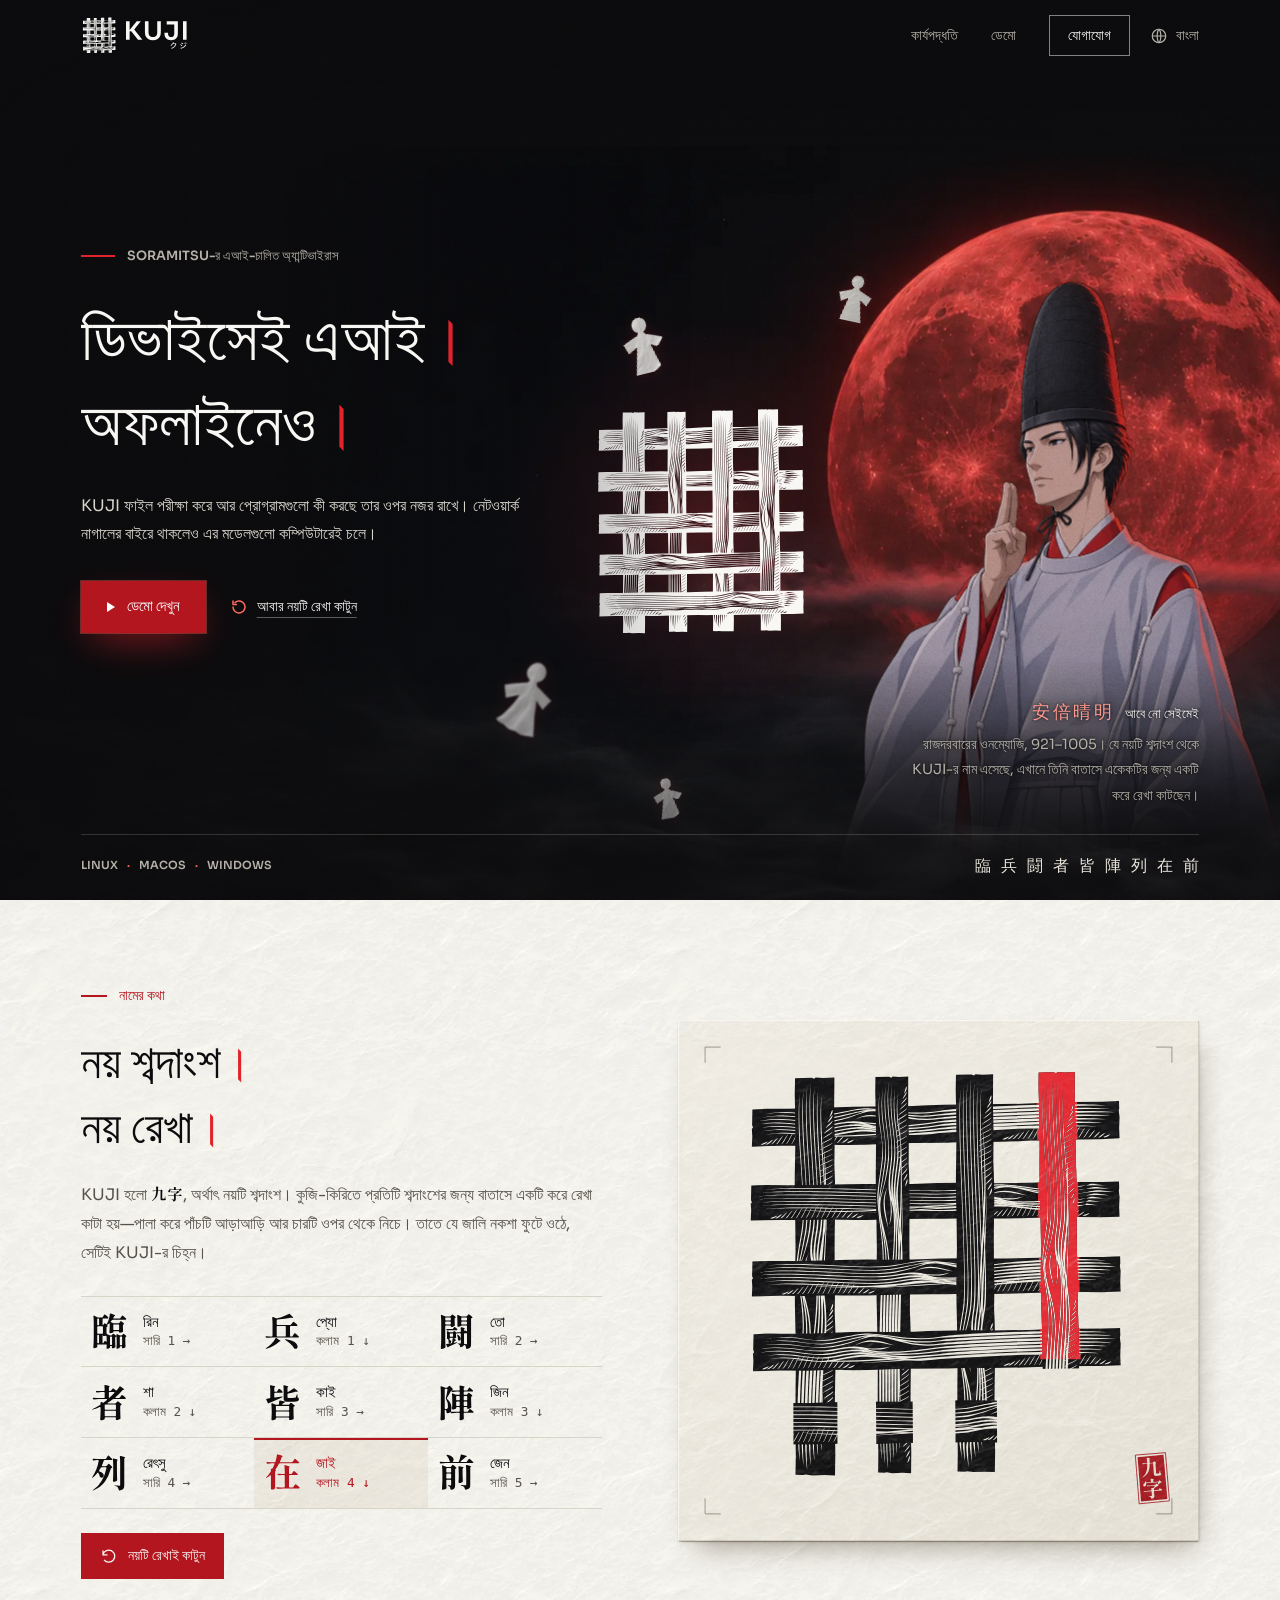
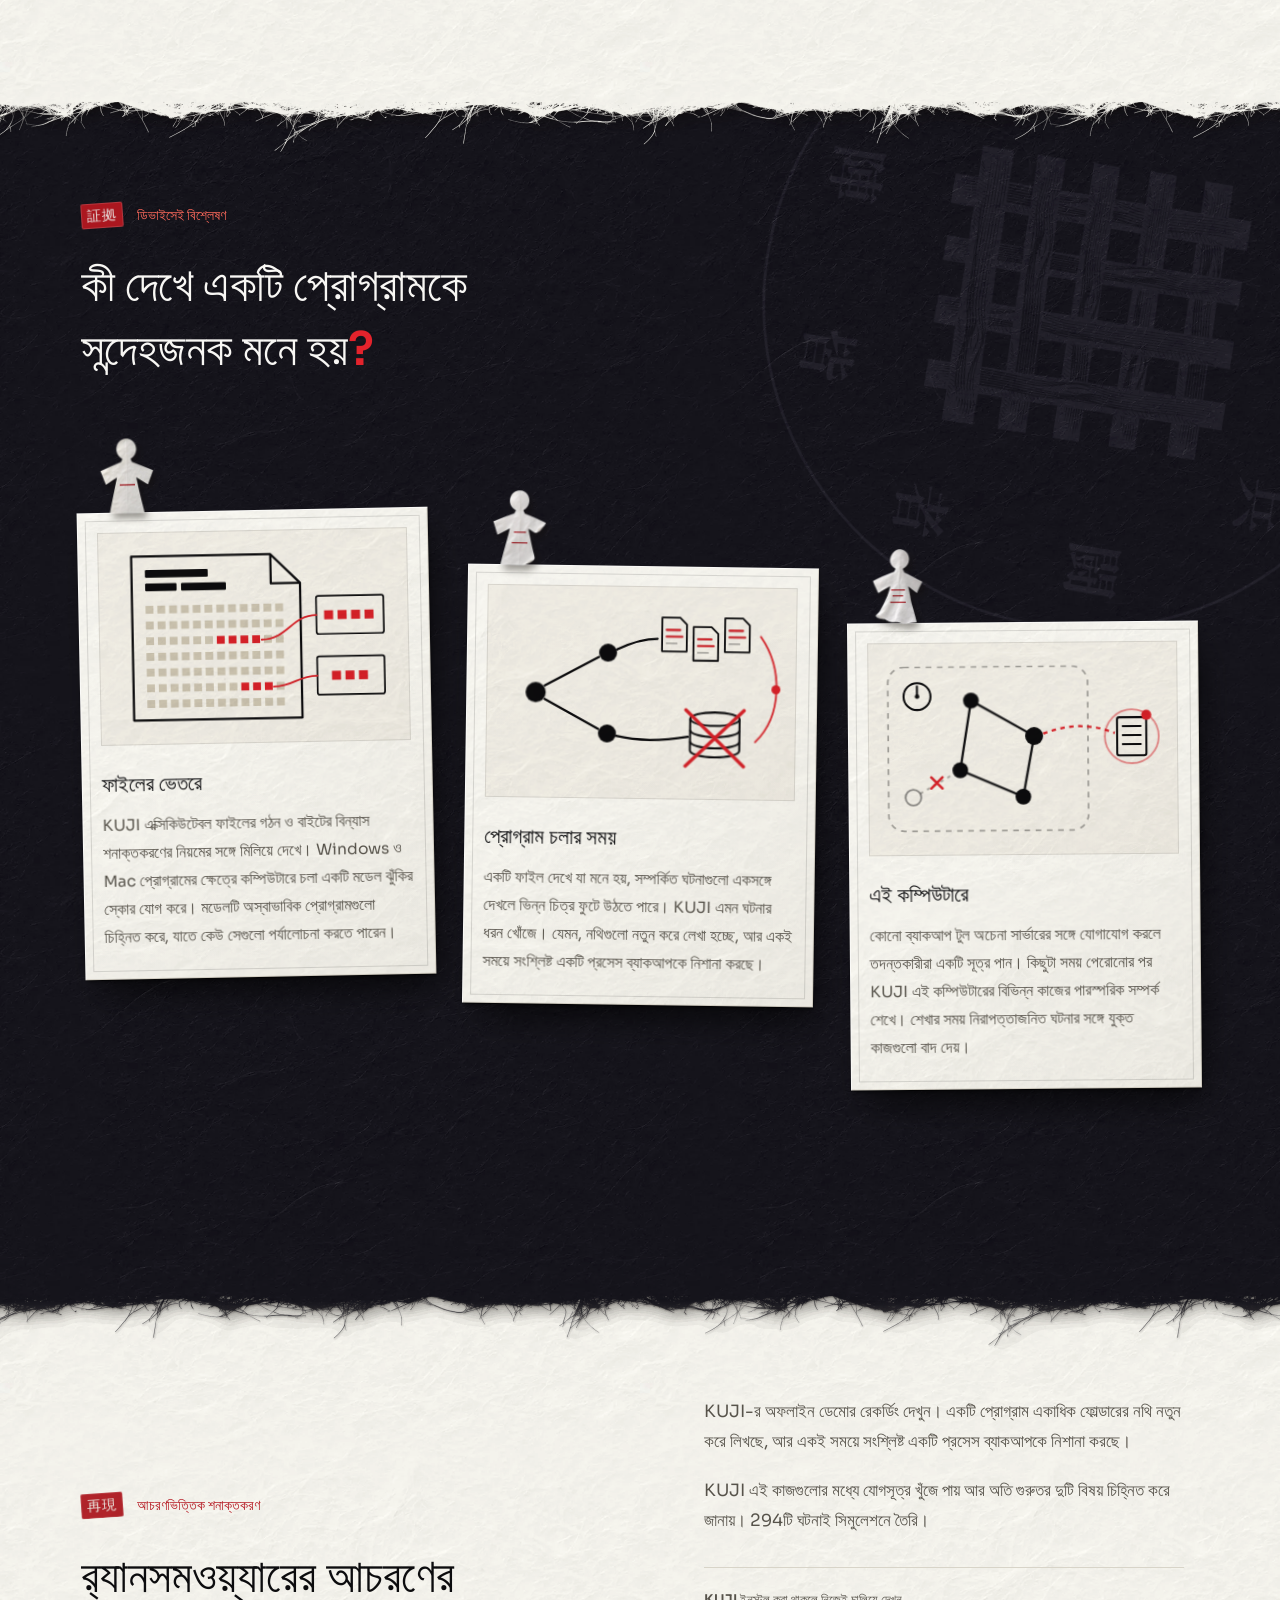
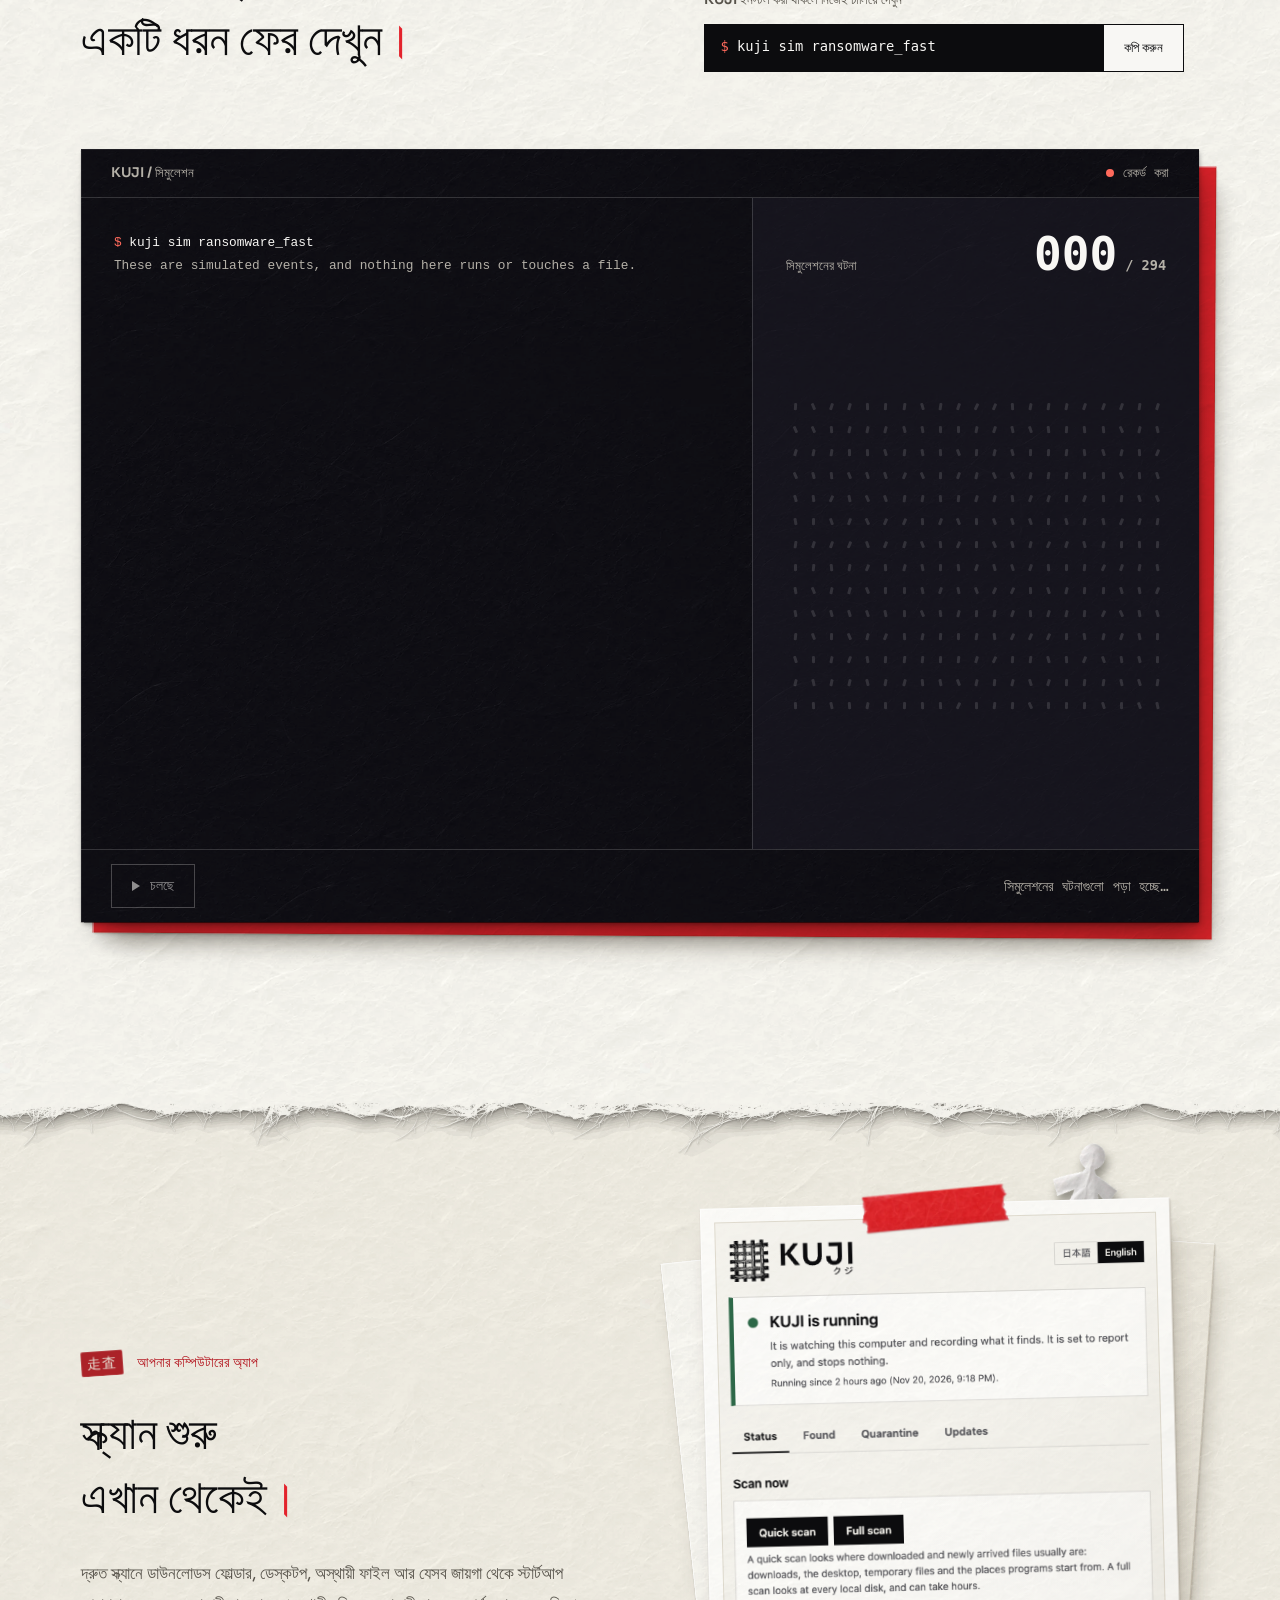
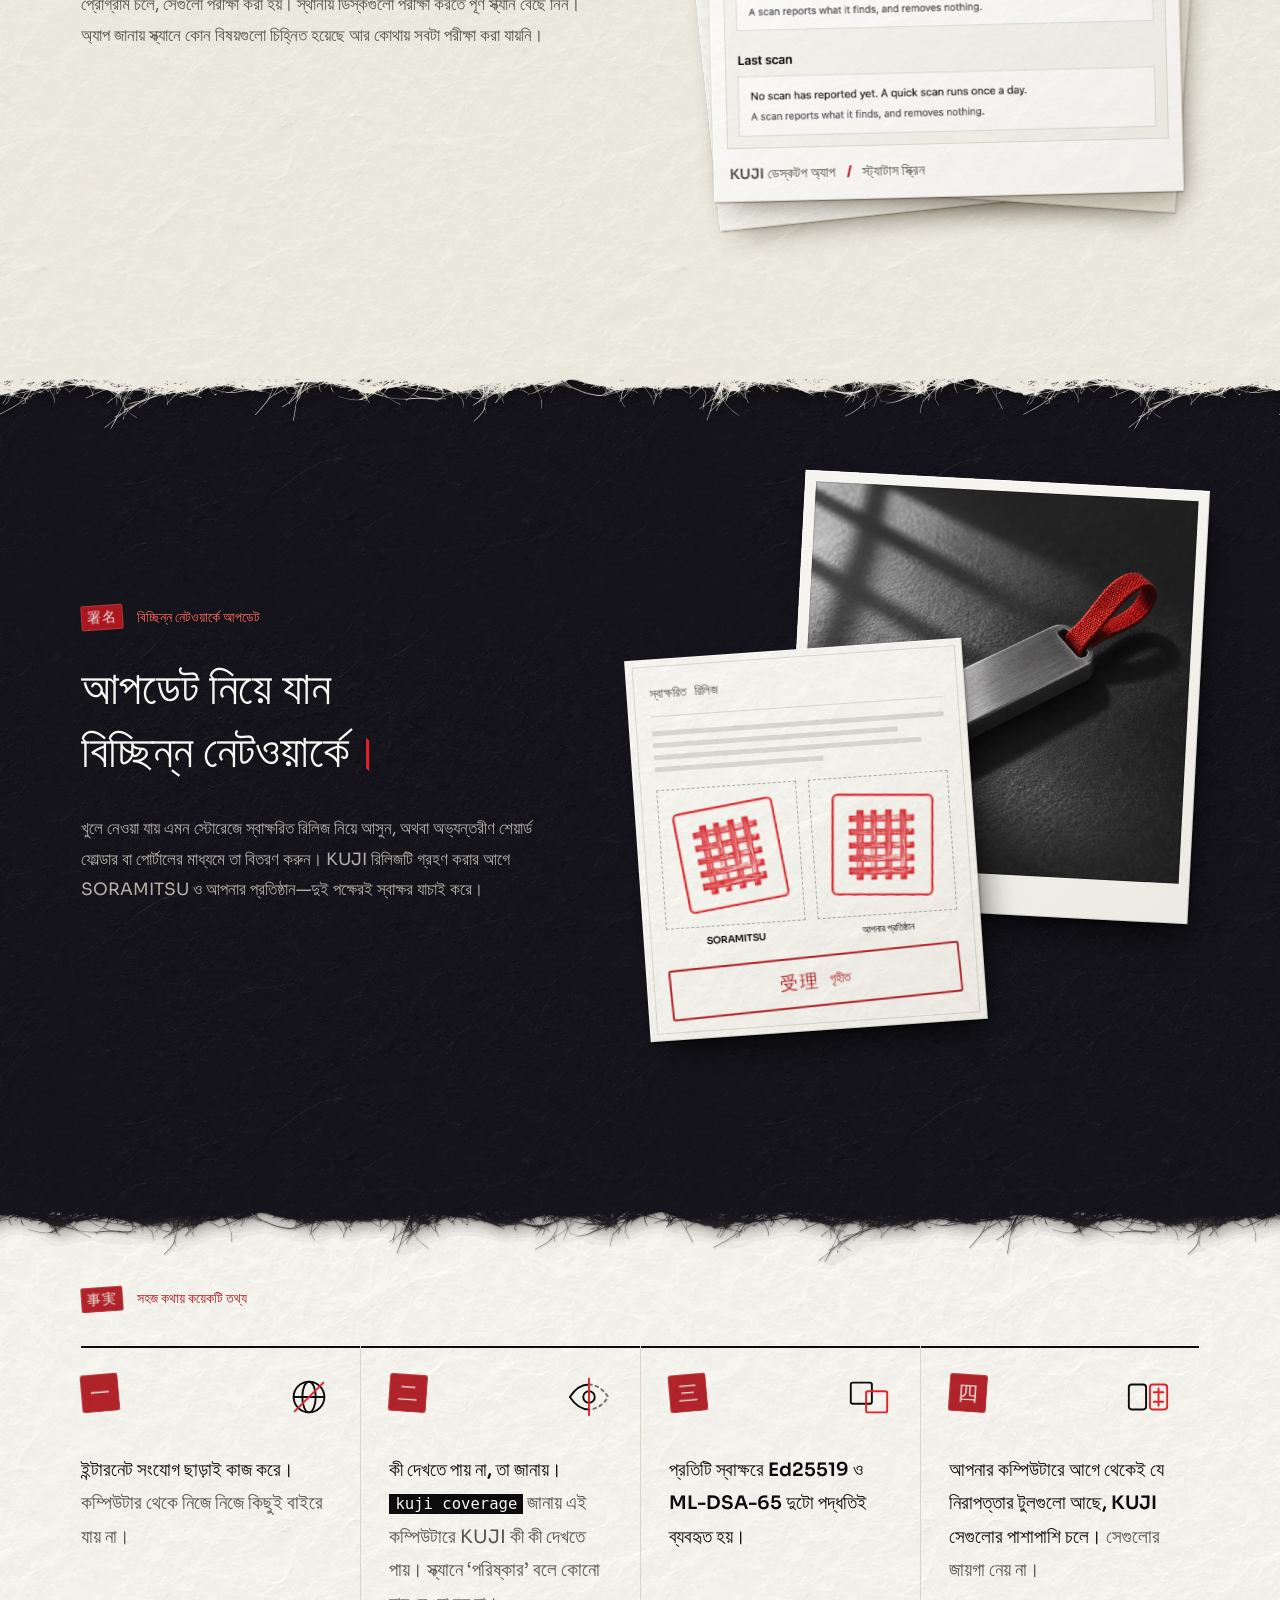
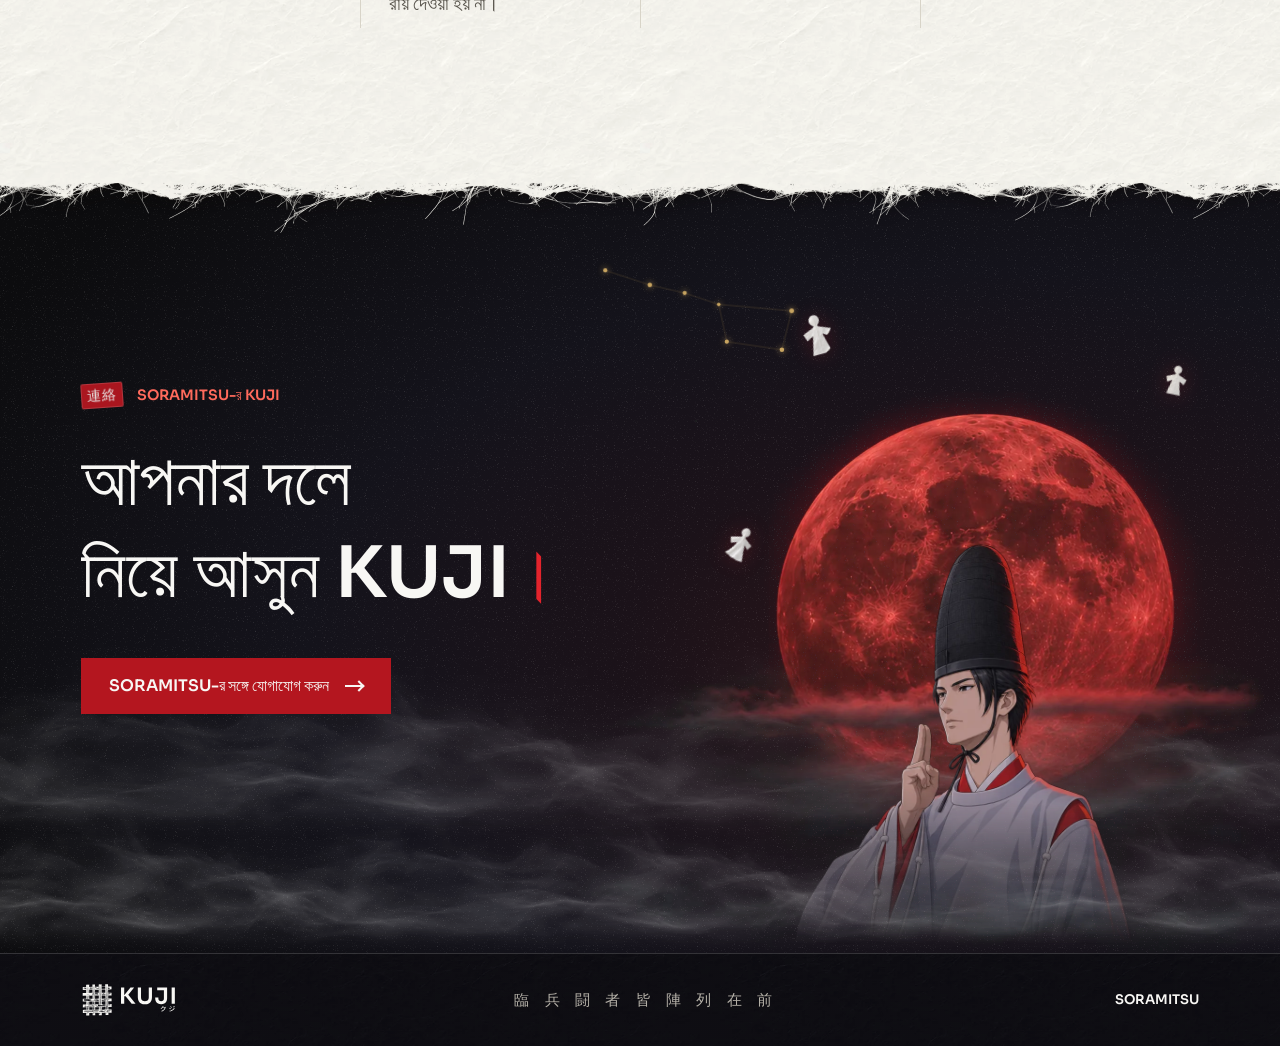
<file: bn/index.html>
<!doctype html>
<html lang="bn">
  <head>
    <meta charset="utf-8" />
    <meta name="viewport" content="width=device-width,initial-scale=1" />
    <meta name="theme-color" content="#0C0C0E" />
    <title>KUJI クジ | SORAMITSU-র এআই-চালিত অ্যান্টিভাইরাস</title>
    <meta
      name="description"
      content="KUJI হলো Windows, macOS ও Linux-এর জন্য এআই-চালিত অ্যান্টিভাইরাস। ফাইল বিশ্লেষণ, আচরণভিত্তিক শনাক্তকরণ আর মেশিন লার্নিং চলে আপনার কম্পিউটারেই, এমনকি অফলাইনেও। KUJI কীভাবে কাজ করে তা জানুন আর র‍্যানসমওয়্যারের একটি সিমুলেশন আবার চালিয়ে দেখুন।"
    />
    <meta property="og:title" content="KUJI · ডিভাইসেই এআই। অফলাইনেও।" />
    <meta
      property="og:description"
      content="SORAMITSU-র অফলাইন এন্ডপয়েন্ট সিস্টেম সম্পর্কে জানুন আর এর র‍্যানসমওয়্যার সিমুলেশন আবার চালিয়ে দেখুন।"
    />
    <meta property="og:type" content="website" />
    <meta property="og:image" content="https://kuji.soramitsu.co.jp/assets/og.jpg" />
    <meta property="og:image:width" content="1200" />
    <meta property="og:image:height" content="630" />
    <meta
      property="og:image:alt"
      content="সিঁদুররাঙা চাঁদের সামনে দুই আঙুল তুলে ধরেছেন আবে নো সেইমেই। পাশে KUJI-র নয় রেখার জালি নকশা।"
    />
    <meta property="og:url" content="https://kuji.soramitsu.co.jp/bn/" />
    <meta property="og:locale" content="bn_BD" />
    <meta name="twitter:card" content="summary_large_image" />
    <link rel="canonical" href="https://kuji.soramitsu.co.jp/bn/" />
    <!-- ALTERNATES:START -->
    <link rel="alternate" hreflang="en" href="https://kuji.soramitsu.co.jp/" />
    <link rel="alternate" hreflang="ja" href="https://kuji.soramitsu.co.jp/ja/" />
    <link rel="alternate" hreflang="he" href="https://kuji.soramitsu.co.jp/he/" />
    <link rel="alternate" hreflang="ar" href="https://kuji.soramitsu.co.jp/ar/" />
    <link rel="alternate" hreflang="ru" href="https://kuji.soramitsu.co.jp/ru/" />
    <link rel="alternate" hreflang="fr" href="https://kuji.soramitsu.co.jp/fr/" />
    <link rel="alternate" hreflang="es" href="https://kuji.soramitsu.co.jp/es/" />
    <link rel="alternate" hreflang="pt" href="https://kuji.soramitsu.co.jp/pt/" />
    <link rel="alternate" hreflang="ur" href="https://kuji.soramitsu.co.jp/ur/" />
    <link rel="alternate" hreflang="bn" href="https://kuji.soramitsu.co.jp/bn/" />
    <link rel="alternate" hreflang="my" href="https://kuji.soramitsu.co.jp/my/" />
    <link rel="alternate" hreflang="km" href="https://kuji.soramitsu.co.jp/km/" />
    <link rel="alternate" hreflang="x-default" href="https://kuji.soramitsu.co.jp/" />
    <!-- ALTERNATES:END -->
    <link rel="icon" href="../assets/icon.svg" type="image/svg+xml" />
    <link
      rel="preload"
      as="font"
      type="font/woff2"
      href="../assets/sora-semibold.woff2"
      crossorigin
    />
    <link rel="preload" as="image" href="../assets/photo/sky.webp" />
    <link rel="preload" as="image" href="../assets/photo/seimei.webp" />
    <script>
      // Hold the words until the opening scene has played, and let go if its script never arrives.
      if (
        !matchMedia("(prefers-reduced-motion: reduce)").matches &&
        (!location.hash || location.hash === "#top")
      ) {
        document.documentElement.classList.add("intro-pending");
        window.kujiIntroBy = Date.now() + 4000;
        setTimeout(function () {
          if (!window.kujiHeroStarted) document.documentElement.classList.remove("intro-pending");
        }, 4000);
      }
    </script>
    <link rel="stylesheet" href="../style.css" />
    <link rel="stylesheet" href="../hero.css" />
    <link rel="stylesheet" href="../nine.css" />
    <link rel="stylesheet" href="../lang.css" />
    <script src="../hero.js" defer></script>
    <script src="../nine.js" defer></script>
    <script src="../page.js" defer></script>
  </head>
  <body>
    <a class="skip" href="#main">মূল বিষয়বস্তুতে যান</a>

    <svg class="sprite" aria-hidden="true" focusable="false">
      <defs>
        <symbol id="shiki" viewBox="0 0 100 140">
          <path
            style="fill: var(--doll-fill, #f8f7f4)"
            d="M50 2C60 2 67 10 67 20C67 28 62 34 56 37L59 43L97 58L88 82L67 70L78 134L22 134L33 70L12 82L3 58L41 43L44 37C38 34 33 28 33 20C33 10 40 2 50 2Z"
          />
          <path
            style="fill: var(--doll-shade, rgba(12, 12, 14, 0.07))"
            d="M50 2C60 2 67 10 67 20C67 28 62 34 56 37L59 43L97 58L88 82L67 70L78 134L50 134Z"
          />
          <path
            d="M50 38V133"
            fill="none"
            stroke-width="1"
            style="stroke: var(--doll-crease, rgba(12, 12, 14, 0.2))"
          />
        </symbol>
      </defs>
    </svg>

    <header class="mast">
      <a class="mast-home" href="#top" aria-label="KUJI-র মূল পাতা"
        ><img
          class="lockup"
          src="../assets/lockup-reversed.svg"
          width="118"
          height="45"
          alt=""
      /></a>
      <nav aria-label="প্রধান মেনু">
        <a href="#system">কার্যপদ্ধতি</a><a href="#demo">ডেমো</a
        ><a
          class="nav-contact"
          href="mailto:service@soramitsu.co.jp?subject=KUJI%20enquiry"
          >যোগাযোগ</a
        >
      </nav>
      <details class="lang">
        <summary
          ><svg class="lang-globe" viewBox="0 0 24 24" width="18" height="18" aria-hidden="true" focusable="false"><circle cx="12" cy="12" r="9"/><path d="M3 12h18M12 3c3.200 3.300 3.200 14.700 0 18M12 3c-3.200 3.300-3.200 14.700 0 18"/></svg
          ><span class="sr-only">ভাষা: </span
          ><!-- CURRENT:START --><span class="lang-current" lang="bn" translate="no">বাংলা</span><!-- CURRENT:END --></summary
        >
        <!-- LANGS:START -->
        <ul class="lang-list" translate="no">
          <li><a href="../" hreflang="en" lang="en">English</a></li>
          <li><a href="../ja/" hreflang="ja" lang="ja">日本語</a></li>
          <li><a href="../he/" hreflang="he" lang="he" dir="rtl">עברית</a></li>
          <li><a href="../ar/" hreflang="ar" lang="ar" dir="rtl">العربية</a></li>
          <li><a href="../ru/" hreflang="ru" lang="ru">Русский</a></li>
          <li><a href="../fr/" hreflang="fr" lang="fr">Français</a></li>
          <li><a href="../es/" hreflang="es" lang="es">Español</a></li>
          <li><a href="../pt/" hreflang="pt" lang="pt-BR">Português</a></li>
          <li><a href="../ur/" hreflang="ur" lang="ur" dir="rtl">اردو</a></li>
          <li><a href="../bn/" hreflang="bn" lang="bn" aria-current="page">বাংলা</a></li>
          <li><a href="../my/" hreflang="my" lang="my">မြန်မာ</a></li>
          <li><a href="../km/" hreflang="km" lang="km">ខ្មែរ</a></li>
        </ul>
        <!-- LANGS:END -->
      </details>
      <span class="mast-progress" aria-hidden="true"></span>
    </header>

    <main id="main">
      <section class="hero" id="top" aria-labelledby="hero-title">
        <!-- HERO:START -->
<div class="hero-stage" aria-hidden="true">
  <div class="hs-world">
    <img class="hs-l" id="hs-sky" data-depth=".3" style="--x:106;--y:-69;--w:1676;--h:1117" src="../assets/photo/sky.webp" width="1536" height="1024" alt="" decoding="async" fetchpriority="high" />
    <img class="hs-l hs-soft" id="hs-sky-soft" data-depth=".3" style="--x:106;--y:-69;--w:1676;--h:1117" src="../assets/photo/sky-soft.webp" width="640" height="427" alt="" decoding="async" />
    <div class="hs-l hs-mist hs-mist-far" data-depth=".16" style="--x:-2800;--y:520;--w:6804;--h:420;--n:3400;--tiles:6"><i></i></div>
    <img class="hs-l hs-soft" id="hs-seimei-soft" style="--x:872;--y:92;--w:708;--h:1062" src="../assets/photo/seimei-soft.webp" width="341" height="512" alt="" decoding="async" />
    <img class="hs-l" id="hs-seimei" style="--x:872;--y:92;--w:708;--h:1062" src="../assets/photo/seimei.webp" width="1024" height="1536" alt="" decoding="async" fetchpriority="high" />
    <img class="hs-l hs-blink" style="--x:1163.08;--y:351.97;--w:72.6;--h:36.64" src="../assets/photo/seimei-eyes.webp" width="105" height="53" alt="" decoding="async" />
    <div class="hs-l hs-floor" style="--x:-4000;--y:650;--w:9600;--h:3600;--n:480"></div>
  </div>
  <div class="hs-veil" id="hs-veil"></div>

  <svg class="hero-svg" id="hero-svg" viewBox="-182 -86 1690 1056" preserveAspectRatio="xMaxYMax slice" focusable="false">
    <defs>
      <radialGradient id="h-latglow">
        <stop offset="0" stop-color="#E3232C" stop-opacity=".5"/>
        <stop offset=".5" stop-color="#E3232C" stop-opacity=".16"/>
        <stop offset="1" stop-color="#E3232C" stop-opacity="0"/>
      </radialGradient>
      <radialGradient id="h-flashfill">
        <stop offset="0" stop-color="#FFF4EC" stop-opacity=".85"/>
        <stop offset=".3" stop-color="#FF8A78" stop-opacity=".4"/>
        <stop offset="1" stop-color="#E3232C" stop-opacity="0"/>
      </radialGradient>
      <clipPath id="h-reveal">
        <polygon class="h-clip" points="0,0 358,0 358,376 0,376"/>
        <polygon class="h-clip" points="0,0 358,0 358,376 0,376"/>
        <polygon class="h-clip" points="0,0 358,0 358,376 0,376"/>
        <polygon class="h-clip" points="0,0 358,0 358,376 0,376"/>
        <polygon class="h-clip" points="0,0 358,0 358,376 0,376"/>
        <polygon class="h-clip" points="0,0 358,0 358,376 0,376"/>
        <polygon class="h-clip" points="0,0 358,0 358,376 0,376"/>
        <polygon class="h-clip" points="0,0 358,0 358,376 0,376"/>
        <polygon class="h-clip" points="0,0 358,0 358,376 0,376"/>
      </clipPath>
    </defs>

    <g id="h-kanji" fill="#E3232C">
      <use class="h-kj" href="../assets/seals.svg#seal-1" x="-150" y="-150" width="300" height="300"/>
      <use class="h-kj" href="../assets/seals.svg#seal-2" x="-150" y="-150" width="300" height="300"/>
      <use class="h-kj" href="../assets/seals.svg#seal-3" x="-150" y="-150" width="300" height="300"/>
      <use class="h-kj" href="../assets/seals.svg#seal-4" x="-150" y="-150" width="300" height="300"/>
      <use class="h-kj" href="../assets/seals.svg#seal-5" x="-150" y="-150" width="300" height="300"/>
      <use class="h-kj" href="../assets/seals.svg#seal-6" x="-150" y="-150" width="300" height="300"/>
      <use class="h-kj" href="../assets/seals.svg#seal-7" x="-150" y="-150" width="300" height="300"/>
      <use class="h-kj" href="../assets/seals.svg#seal-8" x="-150" y="-150" width="300" height="300"/>
      <use class="h-kj" href="../assets/seals.svg#seal-9" x="-150" y="-150" width="300" height="300"/>
    </g>

    <g id="h-lattice" transform="translate(745 470) scale(.82) translate(-179 -188)">
      <circle id="h-latglow-c" cx="179" cy="188" r="330" fill="url(#h-latglow)"/>
      <circle id="h-ring" cx="179" cy="188" r="10" fill="none" stroke="#FF6A5C" stroke-width="1.6" opacity="0"/>
      <circle id="h-flash" cx="179" cy="188" r="420" fill="url(#h-flashfill)" opacity="0"/>
      <g id="h-halos" fill="none" stroke-linecap="round"></g>
      <g clip-path="url(#h-reveal)">
        <image id="h-mark" href="../assets/mark-reversed.svg" width="358" height="376"/>
      </g>
      <g id="h-cores" fill="none" stroke-linecap="round">
        <path class="h-core" d="M12 57L341 50"/>
        <path class="h-core" d="M68 12L69 368"/>
        <path class="h-core" d="M11 124L341 121"/>
        <path class="h-core" d="M137 11L140 366"/>
        <path class="h-core" d="M12 192L342 188"/>
        <path class="h-core" d="M211 9L213 365"/>
        <path class="h-core" d="M13 258L342 253"/>
        <path class="h-core" d="M284.500 7L289.500 364"/>
        <path class="h-core" d="M13 322L342 318"/>
      </g>
    </g>

    <path id="h-sparks-glow" fill="none" stroke-linecap="round" d=""/>
    <path id="h-sparks" fill="none" stroke-linecap="round" d=""/>
  </svg>

  <img class="hs-hand" id="hs-hand" data-tip-x="200" data-tip-y="392" data-angle="26.1" data-unit="0.215" src="../assets/photo/hand.webp" width="1836" height="2600" alt="" decoding="async" />
  <img class="hs-hand hs-hand-lit" id="hs-hand-lit" src="../assets/photo/hand-tip.webp" width="1010" height="1200" alt="" decoding="async" />

  <div class="hs-world hs-world-front">
    <div class="hs-l hs-mist hs-mist-near" data-depth="-.22" style="--x:-2600;--y:690;--w:6804;--h:360;--n:3400;--tiles:7"><i></i></div>
    <div class="hs-l hs-motes" data-depth="-.12" style="--x:380;--y:60;--w:1240;--h:860;--n:1240"><i style="--mx:17.5%;--my:71.8%;--ms:0.83%;--mo:0.61;--md:11.2s;--mw:-15.1s;--mdx:2%"></i><i style="--mx:19.3%;--my:59.1%;--ms:0.94%;--mo:0.36;--md:18.3s;--mw:-8.1s;--mdx:-2%"></i><i style="--mx:76.6%;--my:36.1%;--ms:0.52%;--mo:0.37;--md:19.0s;--mw:-14.0s;--mdx:1%"></i><i style="--mx:59.9%;--my:20.7%;--ms:0.60%;--mo:0.62;--md:10.2s;--mw:-18.1s;--mdx:-1%"></i><i style="--mx:4.2%;--my:75.8%;--ms:0.42%;--mo:0.79;--md:9.2s;--mw:-3.1s;--mdx:3%"></i><i style="--mx:34.2%;--my:55.8%;--ms:0.49%;--mo:0.37;--md:17.7s;--mw:-4.5s;--mdx:-2%"></i><i style="--mx:21.6%;--my:93.6%;--ms:1.02%;--mo:0.77;--md:16.6s;--mw:-11.0s;--mdx:3%"></i><i style="--mx:8.7%;--my:61.7%;--ms:0.77%;--mo:0.56;--md:12.4s;--mw:-2.8s;--mdx:2%"></i><i style="--mx:40.5%;--my:46.5%;--ms:0.69%;--mo:0.56;--md:18.9s;--mw:-7.3s;--mdx:-3%"></i><i style="--mx:80.4%;--my:30.4%;--ms:0.89%;--mo:0.89;--md:9.0s;--mw:-1.3s;--mdx:2%"></i><i style="--mx:72.3%;--my:35.3%;--ms:0.81%;--mo:0.66;--md:15.2s;--mw:-3.4s;--mdx:-2%"></i><i style="--mx:60.9%;--my:83.0%;--ms:0.60%;--mo:0.77;--md:18.3s;--mw:-4.7s;--mdx:-2%"></i><i style="--mx:8.2%;--my:81.5%;--ms:0.93%;--mo:0.56;--md:15.8s;--mw:-12.8s;--mdx:3%"></i><i style="--mx:92.1%;--my:49.7%;--ms:1.09%;--mo:0.88;--md:14.9s;--mw:-16.8s;--mdx:1%"></i><i style="--mx:49.6%;--my:70.0%;--ms:1.05%;--mo:0.49;--md:14.6s;--mw:-8.3s;--mdx:1%"></i><i style="--mx:74.7%;--my:55.7%;--ms:0.98%;--mo:0.38;--md:11.6s;--mw:-5.5s;--mdx:1%"></i></div>
    <span class="hs-doll" data-depth=".1" style="--x:668;--y:238;--r:-14;--s:.56"><img src="../assets/photo/doll-2.webp" width="700" height="980" alt="" decoding="async" /></span>
    <span class="hs-doll hs-doll-far" data-depth=".22" style="--x:946;--y:176;--r:12;--s:.46"><img src="../assets/photo/doll-1.webp" width="700" height="980" alt="" decoding="async" /></span>
    <span class="hs-doll hs-doll-near" data-depth="-.2" style="--x:512;--y:704;--r:18;--s:.74"><img src="../assets/photo/doll-3.webp" width="700" height="980" alt="" decoding="async" /></span>
    <span class="hs-doll hs-doll-far" data-depth=".16" style="--x:700;--y:836;--r:-10;--s:.4;--ny:730"><img src="../assets/photo/doll-2.webp" width="700" height="980" alt="" decoding="async" /></span>
  </div>
  <div class="hs-grain"></div>
  <div class="hs-vignette"></div>
</div>
<div class="hero-scrim" aria-hidden="true"></div>

<p class="hero-card" aria-hidden="true"><span lang="ja">安倍晴明</span><b>আবে নো সেইমেই</b></p>

<div class="hero-copy">
  <p class="hero-eyebrow"><span></span>SORAMITSU-র এআই-চালিত অ্যান্টিভাইরাস</p>
  <h1 id="hero-title">ডিভাইসেই এআই<span>।</span><br />অফলাইনেও<span>।</span></h1>
  <p class="hero-intro">
    KUJI ফাইল পরীক্ষা করে আর প্রোগ্রামগুলো কী করছে তার ওপর নজর রাখে। নেটওয়ার্ক নাগালের বাইরে থাকলেও এর মডেলগুলো কম্পিউটারেই চলে।
  </p>
  <div class="hero-actions">
    <a class="hero-button" href="#demo"><span class="hero-play" aria-hidden="true"></span>ডেমো দেখুন</a>
    <button class="hero-replay" id="hero-replay" type="button" hidden>
      <svg viewBox="0 0 24 24" width="18" height="18" aria-hidden="true" focusable="false"><path fill="none" stroke="currentColor" stroke-width="2" stroke-linecap="round" stroke-linejoin="round" d="M4 12a8 8 0 1 0 2.6-5.900M4 4v4.500h4.500"/></svg> আবার নয়টি রেখা কাটুন
    </button>
  </div>
</div>

<p class="hero-plate">
  <span lang="ja">安倍晴明</span> আবে নো সেইমেই <small>রাজদরবারের ওনম্যোজি, 921–1005। যে নয়টি শব্দাংশ থেকে KUJI-র নাম এসেছে, এখানে তিনি বাতাসে একেকটির জন্য একটি করে রেখা কাটছেন।</small>
</p>

<div class="hero-foot">
  <span translate="no">Linux <b>·</b> macOS <b>·</b> Windows</span>
  <span class="hero-chant" lang="ja"><i>臨</i><i>兵</i><i>闘</i><i>者</i><i>皆</i><i>陣</i><i>列</i><i>在</i><i>前</i></span>
</div>

<button class="hero-skip" id="hero-skip" type="button" hidden>ভূমিকা এড়িয়ে যান</button>
<!-- HERO:END -->
      </section>
      <!-- NINE:START -->
<section class="nine" id="nine" aria-labelledby="nine-title">
  <div class="nine-layout">
    <div class="nine-intro">
      <p class="nine-label">নামের কথা</p>
      <h2 class="nine-title" id="nine-title">নয় শব্দাংশ<span>।</span><br />নয় রেখা<span>।</span></h2>
      <p class="nine-description">
        KUJI হলো <span class="nine-name" lang="ja"><span class="nine-spoken">九字</span><svg viewBox="0 0 2000 1000" aria-hidden="true"><use href="../assets/seals.svg#seal-ku" width="1000" height="1000"/><use href="../assets/seals.svg#seal-ji" x="1000" width="1000" height="1000"/></svg></span>, অর্থাৎ নয়টি শব্দাংশ। কুজি-কিরিতে প্রতিটি শব্দাংশের জন্য বাতাসে একটি করে রেখা কাটা হয়—পালা করে পাঁচটি আড়াআড়ি আর চারটি ওপর থেকে নিচে। তাতে যে জালি নকশা ফুটে ওঠে, সেটিই KUJI-র চিহ্ন।
      </p>
    </div>

    <svg class="nine-print" viewBox="0 0 500 500" role="img" aria-labelledby="nine-print-title">
      <title id="nine-print-title">পাঁচটি আড়াআড়ি ও চারটি খাড়া রেখায় খোদাই করা KUJI-র জালি নকশা</title>
      <path class="nine-register" fill="none" d="M26 41V26H41 M459 26H474V41 M474 459V474H459 M41 474H26V459" />
      <svg class="nine-ghost" x="18" y="18" width="464" height="464" viewBox="0 0 1000 1000" aria-hidden="true">
        <use href="../assets/seals.svg#seal-1" width="1000" height="1000" />
      </svg>
      <svg x="58" y="42" width="384" height="404" viewBox="0 0 358 376">
        <defs>
          <image id="nine-impression" href="../assets/mark.svg" width="358" height="376" />
          <filter id="nine-color" x="0" y="0" width="100%" height="100%" color-interpolation-filters="sRGB">
            <feFlood class="nine-pigment" flood-color="#E3232C" />
            <feComposite in2="SourceGraphic" operator="in" />
          </filter>
          <clipPath id="nine-drawn"></clipPath>
          <clipPath id="nine-current"><rect x="-1.5" y="-1.5" width="0" height="35" /></clipPath>
        </defs>
        <use class="nine-ink" href="#nine-impression" />
        <g class="nine-vermilion" clip-path="url(#nine-current)">
          <use href="#nine-impression" filter="url(#nine-color)" />
        </g>
      </svg>
      <g class="nine-chop" transform="translate(440 419) rotate(-4)">
        <path fill="currentColor" d="M1 .8 26 0 26.8 42.6 1.4 43.2Z" />
        <path fill="none" stroke="currentColor" stroke-width=".8" d="m-1-1.5 29-.3.6 46.4-29.2.8Z" />
        <g class="nine-chop-type">
          <use href="../assets/seals.svg#seal-ku" x="3" y="1" width="21" height="21" />
          <use href="../assets/seals.svg#seal-ji" x="3" y="21" width="21" height="21" />
        </g>
      </g>
      <pattern id="nine-fibre-tile" patternUnits="userSpaceOnUse" width="560" height="560">
        <image href="../assets/photo/ink-fibre.webp" width="560" height="560" />
      </pattern>
      <rect class="nine-fibre" width="500" height="500" fill="url(#nine-fibre-tile)" />
    </svg>

    <div class="nine-controls">
      <div class="nine-grid">
        <button class="nine-cut" type="button" disabled>
          <span class="nine-glyph" lang="ja"><span class="nine-spoken">臨</span><svg viewBox="0 0 1000 1000" aria-hidden="true"><use href="../assets/seals.svg#seal-1"/></svg></span>
          <span class="nine-caption"><span class="nine-reading">রিন</span><span class="nine-direction">সারি 1 →</span></span>
        </button>
        <button class="nine-cut" type="button" disabled>
          <span class="nine-glyph" lang="ja"><span class="nine-spoken">兵</span><svg viewBox="0 0 1000 1000" aria-hidden="true"><use href="../assets/seals.svg#seal-2"/></svg></span>
          <span class="nine-caption"><span class="nine-reading">প্যো</span><span class="nine-direction">কলাম 1 ↓</span></span>
        </button>
        <button class="nine-cut" type="button" disabled>
          <span class="nine-glyph" lang="ja"><span class="nine-spoken">闘</span><svg viewBox="0 0 1000 1000" aria-hidden="true"><use href="../assets/seals.svg#seal-3"/></svg></span>
          <span class="nine-caption"><span class="nine-reading">তো</span><span class="nine-direction">সারি 2 →</span></span>
        </button>
        <button class="nine-cut" type="button" disabled>
          <span class="nine-glyph" lang="ja"><span class="nine-spoken">者</span><svg viewBox="0 0 1000 1000" aria-hidden="true"><use href="../assets/seals.svg#seal-4"/></svg></span>
          <span class="nine-caption"><span class="nine-reading">শা</span><span class="nine-direction">কলাম 2 ↓</span></span>
        </button>
        <button class="nine-cut" type="button" disabled>
          <span class="nine-glyph" lang="ja"><span class="nine-spoken">皆</span><svg viewBox="0 0 1000 1000" aria-hidden="true"><use href="../assets/seals.svg#seal-5"/></svg></span>
          <span class="nine-caption"><span class="nine-reading">কাই</span><span class="nine-direction">সারি 3 →</span></span>
        </button>
        <button class="nine-cut" type="button" disabled>
          <span class="nine-glyph" lang="ja"><span class="nine-spoken">陣</span><svg viewBox="0 0 1000 1000" aria-hidden="true"><use href="../assets/seals.svg#seal-6"/></svg></span>
          <span class="nine-caption"><span class="nine-reading">জিন</span><span class="nine-direction">কলাম 3 ↓</span></span>
        </button>
        <button class="nine-cut" type="button" disabled>
          <span class="nine-glyph" lang="ja"><span class="nine-spoken">列</span><svg viewBox="0 0 1000 1000" aria-hidden="true"><use href="../assets/seals.svg#seal-7"/></svg></span>
          <span class="nine-caption"><span class="nine-reading">রেৎসু</span><span class="nine-direction">সারি 4 →</span></span>
        </button>
        <button class="nine-cut" type="button" disabled>
          <span class="nine-glyph" lang="ja"><span class="nine-spoken">在</span><svg viewBox="0 0 1000 1000" aria-hidden="true"><use href="../assets/seals.svg#seal-8"/></svg></span>
          <span class="nine-caption"><span class="nine-reading">জাই</span><span class="nine-direction">কলাম 4 ↓</span></span>
        </button>
        <button class="nine-cut" type="button" disabled>
          <span class="nine-glyph" lang="ja"><span class="nine-spoken">前</span><svg viewBox="0 0 1000 1000" aria-hidden="true"><use href="../assets/seals.svg#seal-9"/></svg></span>
          <span class="nine-caption"><span class="nine-reading">জেন</span><span class="nine-direction">সারি 5 →</span></span>
        </button>
      </div>
      <button class="nine-replay" type="button" disabled>
        <svg width="18" height="18" viewBox="0 0 24 24" fill="none" stroke="currentColor" stroke-width="1.7" aria-hidden="true"><path d="M4 10a8 8 0 1 1 1.4 7.1M4 4.5v6h6"/></svg> নয়টি রেখাই কাটুন
      </button>
    </div>
  </div>
</section>
<!-- NINE:END -->

      <section
        class="band dark system"
        id="system"
        aria-labelledby="system-title"
        data-live
      >
        <img
          class="system-emblem"
          src="../assets/emblem-reversed.svg"
          alt=""
          width="512"
          height="512"
          loading="lazy"
        />
        <div class="wrap">
          <header class="sec-head" data-reveal>
            <p class="section-label">
              <span class="jp" lang="ja" aria-hidden="true">証拠</span>ডিভাইসেই বিশ্লেষণ
            </p>
            <h2 id="system-title">
              কী দেখে একটি প্রোগ্রামকে<br />সন্দেহজনক মনে হয়<span>?</span>
            </h2>
          </header>

          <ol class="evidence" role="list">
            <li class="evi" data-reveal="card" style="--i: 0">
              <span class="evi-doll" aria-hidden="true"
                ><img class="pdoll" src="../assets/photo/doll-1-240.webp" alt="" width="240" height="336" loading="lazy" decoding="async"
                /><span class="doll-num" lang="ja">一</span></span
              >
              <div class="vis" aria-hidden="true">
                <svg class="v v-file" viewBox="0 0 260 170" focusable="false">
                  <path
                    d="M22 12H146L172 38V158H22Z"
                    fill="#fff"
                    stroke="#0C0C0E"
                    stroke-width="2"
                    stroke-linejoin="round"
                  />
                  <path
                    d="M146 12V38H172"
                    fill="none"
                    stroke="#0C0C0E"
                    stroke-width="2"
                    stroke-linejoin="round"
                  />
                  <g fill="#0C0C0E">
                    <rect x="34" y="24" width="56" height="7" rx="1" />
                    <rect x="34" y="36" width="28" height="7" rx="1" />
                    <rect x="66" y="36" width="40" height="7" rx="1" />
                  </g>
                  <g fill="#D7D1C3"><rect x="34" y="56" width="7" height="7"/><rect x="44.5" y="56" width="7" height="7"/><rect x="55" y="56" width="7" height="7"/><rect x="65.5" y="56" width="7" height="7"/><rect x="76" y="56" width="7" height="7"/><rect x="86.5" y="56" width="7" height="7"/><rect x="97" y="56" width="7" height="7"/><rect x="107.5" y="56" width="7" height="7"/><rect x="118" y="56" width="7" height="7"/><rect x="128.5" y="56" width="7" height="7"/><rect x="139" y="56" width="7" height="7"/><rect x="149.5" y="56" width="7" height="7"/><rect x="34" y="70" width="7" height="7"/><rect x="44.5" y="70" width="7" height="7"/><rect x="55" y="70" width="7" height="7"/><rect x="65.5" y="70" width="7" height="7"/><rect x="76" y="70" width="7" height="7"/><rect x="86.5" y="70" width="7" height="7"/><rect x="97" y="70" width="7" height="7"/><rect x="107.5" y="70" width="7" height="7"/><rect x="118" y="70" width="7" height="7"/><rect x="128.5" y="70" width="7" height="7"/><rect x="139" y="70" width="7" height="7"/><rect x="149.5" y="70" width="7" height="7"/><rect x="34" y="84" width="7" height="7"/><rect x="44.5" y="84" width="7" height="7"/><rect x="55" y="84" width="7" height="7"/><rect x="65.5" y="84" width="7" height="7"/><rect x="76" y="84" width="7" height="7"/><rect x="86.5" y="84" width="7" height="7"/><rect x="139" y="84" width="7" height="7"/><rect x="149.5" y="84" width="7" height="7"/><rect x="34" y="98" width="7" height="7"/><rect x="44.5" y="98" width="7" height="7"/><rect x="55" y="98" width="7" height="7"/><rect x="65.5" y="98" width="7" height="7"/><rect x="76" y="98" width="7" height="7"/><rect x="86.5" y="98" width="7" height="7"/><rect x="97" y="98" width="7" height="7"/><rect x="107.5" y="98" width="7" height="7"/><rect x="118" y="98" width="7" height="7"/><rect x="128.5" y="98" width="7" height="7"/><rect x="139" y="98" width="7" height="7"/><rect x="149.5" y="98" width="7" height="7"/><rect x="34" y="112" width="7" height="7"/><rect x="44.5" y="112" width="7" height="7"/><rect x="55" y="112" width="7" height="7"/><rect x="65.5" y="112" width="7" height="7"/><rect x="76" y="112" width="7" height="7"/><rect x="86.5" y="112" width="7" height="7"/><rect x="97" y="112" width="7" height="7"/><rect x="107.5" y="112" width="7" height="7"/><rect x="118" y="112" width="7" height="7"/><rect x="128.5" y="112" width="7" height="7"/><rect x="139" y="112" width="7" height="7"/><rect x="149.5" y="112" width="7" height="7"/><rect x="34" y="126" width="7" height="7"/><rect x="44.5" y="126" width="7" height="7"/><rect x="55" y="126" width="7" height="7"/><rect x="65.5" y="126" width="7" height="7"/><rect x="76" y="126" width="7" height="7"/><rect x="86.5" y="126" width="7" height="7"/><rect x="97" y="126" width="7" height="7"/><rect x="107.5" y="126" width="7" height="7"/><rect x="149.5" y="126" width="7" height="7"/><rect x="34" y="140" width="7" height="7"/><rect x="44.5" y="140" width="7" height="7"/><rect x="55" y="140" width="7" height="7"/><rect x="65.5" y="140" width="7" height="7"/><rect x="76" y="140" width="7" height="7"/><rect x="86.5" y="140" width="7" height="7"/><rect x="97" y="140" width="7" height="7"/><rect x="107.5" y="140" width="7" height="7"/><rect x="118" y="140" width="7" height="7"/><rect x="128.5" y="140" width="7" height="7"/><rect x="139" y="140" width="7" height="7"/><rect x="149.5" y="140" width="7" height="7"/></g>
                  <g class="a-hit h1" fill="#E3232C"><rect x="97" y="84" width="7" height="7"/><rect x="107.5" y="84" width="7" height="7"/><rect x="118" y="84" width="7" height="7"/><rect x="128.5" y="84" width="7" height="7"/></g>
                  <g class="a-hit h2" fill="#E3232C"><rect x="118" y="126" width="7" height="7"/><rect x="128.5" y="126" width="7" height="7"/><rect x="139" y="126" width="7" height="7"/></g>
                  <g fill="none" stroke="#0C0C0E" stroke-width="1.5">
                    <rect x="186" y="50" width="60" height="34" rx="2" fill="#fff" />
                    <rect x="186" y="104" width="60" height="34" rx="2" fill="#fff" />
                  </g>
                  <g class="rc rc1" fill="#E3232C">
                    <rect x="193" y="63" width="8" height="8" />
                    <rect x="205" y="63" width="8" height="8" />
                    <rect x="217" y="63" width="8" height="8" />
                    <rect x="229" y="63" width="8" height="8" />
                  </g>
                  <g class="rc rc2" fill="#E3232C">
                    <rect x="199" y="117" width="8" height="8" />
                    <rect x="211" y="117" width="8" height="8" />
                    <rect x="223" y="117" width="8" height="8" />
                  </g>
                  <g
                    fill="none"
                    stroke="#E3232C"
                    stroke-width="1.6"
                    stroke-linecap="round"
                  >
                    <path class="a-draw c1" pathLength="1" d="M137 88C160 88 164 67 186 67" />
                    <path class="a-draw c2" pathLength="1" d="M147 130C165 130 168 121 186 121" />
                  </g>
                  <g class="scan" opacity="0">
                    <rect x="22" y="-16" width="150" height="16" fill="#E3232C" opacity=".12" />
                    <rect x="22" y="-7" width="150" height="7" fill="#E3232C" opacity=".18" />
                    <rect x="18" y="0" width="158" height="2" fill="#E3232C" />
                  </g>
                </svg>
              </div>
              <h3>ফাইলের ভেতরে</h3>
              <p>
                KUJI এক্সিকিউটেবল ফাইলের গঠন ও বাইটের বিন্যাস শনাক্তকরণের নিয়মের সঙ্গে মিলিয়ে দেখে। Windows ও Mac প্রোগ্রামের ক্ষেত্রে কম্পিউটারে চলা একটি মডেল ঝুঁকির স্কোর যোগ করে। মডেলটি অস্বাভাবিক প্রোগ্রামগুলো চিহ্নিত করে, যাতে কেউ সেগুলো পর্যালোচনা করতে পারেন।
              </p>
            </li>

            <li class="evi" data-reveal="card" style="--i: 1">
              <span class="evi-doll" aria-hidden="true"
                ><img class="pdoll" src="../assets/photo/doll-2-240.webp" alt="" width="240" height="336" loading="lazy" decoding="async"
                /><span class="doll-num" lang="ja">二</span></span
              >
              <div class="vis" aria-hidden="true">
                <svg class="v v-run" viewBox="0 0 260 170" focusable="false">
                  <g
                    fill="none"
                    stroke="#0C0C0E"
                    stroke-width="2"
                    stroke-linecap="round"
                  >
                    <path class="a-draw e1" pathLength="1" d="M44 80L92 54" />
                    <path class="a-draw e2" pathLength="1" d="M44 92L92 118" />
                    <path class="a-draw e3" pathLength="1" d="M108 47C122 40 132 37 144 37" />
                    <path class="a-draw e4" pathLength="1" d="M108 124C130 129 150 128 172 124" />
                  </g>
                  <g fill="#0C0C0E">
                    <circle class="a-pop n1" cx="36" cy="86" r="9" />
                    <circle class="a-pop n2" cx="100" cy="50" r="8" />
                    <circle class="a-pop n3" cx="100" cy="122" r="8" />
                  </g>
                  <g
                    class="a-fade docs"
                    fill="#fff"
                    stroke="#0C0C0E"
                    stroke-width="1.6"
                    stroke-linejoin="round"
                  >
                    <path d="M148 18h16l6 6v24h-22z" />
                    <path d="M176 26h16l6 6v24h-22z" />
                    <path d="M204 18h16l6 6v24h-22z" />
                  </g>
                  <g
                    class="a-fade docs"
                    fill="none"
                    stroke="#0C0C0E"
                    stroke-width="1.6"
                    stroke-linecap="round"
                    opacity=".3"
                  >
                    <path d="M152 29h12M152 35h14M152 41h9" />
                    <path d="M180 37h12M180 43h14M180 49h9" />
                    <path d="M208 29h12M208 35h14M208 41h9" />
                  </g>
                  <g
                    fill="none"
                    stroke="#E3232C"
                    stroke-width="1.8"
                    stroke-linecap="round"
                  >
                    <path class="a-draw w1" pathLength="1" d="M152 29h12" />
                    <path class="a-draw w2" pathLength="1" d="M152 35h14" />
                    <path class="a-draw w3" pathLength="1" d="M180 37h12" />
                    <path class="a-draw w4" pathLength="1" d="M180 43h14" />
                    <path class="a-draw w5" pathLength="1" d="M208 29h12" />
                    <path class="a-draw w6" pathLength="1" d="M208 35h14" />
                  </g>
                  <g
                    class="a-fade bk"
                    fill="none"
                    stroke="#0C0C0E"
                    stroke-width="1.8"
                  >
                    <ellipse cx="196" cy="108" rx="22" ry="6" fill="#fff" />
                    <path d="M174 108v28c0 3.3 9.8 6 22 6s22-2.7 22-6v-28" />
                    <path d="M174 118c0 3.3 9.8 6 22 6s22-2.7 22-6M174 128c0 3.3 9.8 6 22 6s22-2.7 22-6" />
                  </g>
                  <g
                    fill="none"
                    stroke="#E3232C"
                    stroke-width="3"
                    stroke-linecap="round"
                  >
                    <path class="a-draw s1" pathLength="1" d="M170 100L222 150" />
                    <path class="a-draw s2" pathLength="1" d="M222 100L170 150" />
                  </g>
                  <path
                    class="a-draw link"
                    pathLength="1"
                    d="M236 34C256 62 256 104 232 128"
                    fill="none"
                    stroke="#E3232C"
                    stroke-width="1.6"
                    stroke-linecap="round"
                  />
                  <circle class="a-pop ld" cx="250" cy="81" r="4" fill="#E3232C" />
                </svg>
              </div>
              <h3>প্রোগ্রাম চলার সময়</h3>
              <p>
                একটি ফাইল দেখে যা মনে হয়, সম্পর্কিত ঘটনাগুলো একসঙ্গে দেখলে ভিন্ন চিত্র ফুটে উঠতে পারে। KUJI এমন ঘটনার ধরন খোঁজে। যেমন, নথিগুলো নতুন করে লেখা হচ্ছে, আর একই সময়ে সংশ্লিষ্ট একটি প্রসেস ব্যাকআপকে নিশানা করছে।
              </p>
            </li>

            <li class="evi" data-reveal="card" style="--i: 2">
              <span class="evi-doll" aria-hidden="true"
                ><img class="pdoll" src="../assets/photo/doll-3-240.webp" alt="" width="240" height="336" loading="lazy" decoding="async"
                /><span class="doll-num" lang="ja">三</span></span
              >
              <div class="vis" aria-hidden="true">
                <svg class="v v-host" viewBox="0 0 260 170" focusable="false">
                  <defs>
                    <mask id="mask-lead" maskUnits="userSpaceOnUse">
                      <path
                        class="a-draw lead-mask"
                        pathLength="1"
                        d="M148 72C172 63 192 64 212 72"
                        fill="none"
                        stroke="#fff"
                        stroke-width="8"
                      />
                    </mask>
                  </defs>
                  <rect
                    x="10"
                    y="12"
                    width="178"
                    height="146"
                    rx="14"
                    fill="none"
                    stroke="#0C0C0E"
                    stroke-opacity=".35"
                    stroke-width="1.5"
                    stroke-dasharray="5 5"
                  />
                  <g
                    class="clock"
                    fill="none"
                    stroke="#0C0C0E"
                    stroke-width="1.8"
                    stroke-linecap="round"
                  >
                    <circle cx="36" cy="38" r="12" fill="#fff" />
                    <path class="hand" d="M36 38V29" />
                    <path d="M36 38h0.01" stroke-width="4" />
                  </g>
                  <g
                    fill="none"
                    stroke="#0C0C0E"
                    stroke-width="2"
                    stroke-linecap="round"
                  >
                    <path class="a-draw l1" pathLength="1" d="M84 42L140 74" />
                    <path class="a-draw l2" pathLength="1" d="M84 42L74 104" />
                    <path class="a-draw l3" pathLength="1" d="M74 104L130 128" />
                    <path class="a-draw l4" pathLength="1" d="M140 74L130 128" />
                  </g>
                  <path
                    d="M32 128L74 104"
                    fill="none"
                    stroke="#0C0C0E"
                    stroke-opacity=".35"
                    stroke-width="1.6"
                    stroke-dasharray="3 4"
                  />
                  <g fill="#0C0C0E">
                    <circle class="a-pop p1" cx="84" cy="42" r="7" />
                    <circle class="a-pop p2" cx="140" cy="74" r="8" />
                    <circle class="a-pop p3" cx="74" cy="104" r="7" />
                    <circle class="a-pop p4" cx="130" cy="128" r="7" />
                  </g>
                  <circle
                    class="a-pop p5"
                    cx="32"
                    cy="128"
                    r="7"
                    fill="#fff"
                    stroke="#0C0C0E"
                    stroke-opacity=".45"
                    stroke-width="1.6"
                  />
                  <g
                    fill="none"
                    stroke="#E3232C"
                    stroke-width="2.2"
                    stroke-linecap="round"
                  >
                    <path class="a-draw x1" pathLength="1" d="M48 110l10 10" />
                    <path class="a-draw x2" pathLength="1" d="M58 110l-10 10" />
                  </g>
                  <path
                    mask="url(#mask-lead)"
                    d="M148 72C172 63 192 64 212 72"
                    fill="none"
                    stroke="#E3232C"
                    stroke-width="2"
                    stroke-dasharray="4 4"
                  />
                  <g
                    class="a-fade srv"
                    fill="#fff"
                    stroke="#0C0C0E"
                    stroke-width="1.8"
                    stroke-linecap="round"
                  >
                    <rect x="214" y="58" width="26" height="34" rx="2" />
                    <path d="M219 66h16M219 74h16M219 82h16" fill="none" />
                  </g>
                  <circle
                    class="ring"
                    cx="227"
                    cy="75"
                    r="24"
                    fill="none"
                    stroke="#E3232C"
                    stroke-width="1.6"
                    opacity=".5"
                  />
                  <circle class="a-pop ldot" cx="240" cy="56" r="4.5" fill="#E3232C" />
                </svg>
              </div>
              <h3>এই কম্পিউটারে</h3>
              <p>
                কোনো ব্যাকআপ টুল অচেনা সার্ভারের সঙ্গে যোগাযোগ করলে তদন্তকারীরা একটি সূত্র পান। কিছুটা সময় পেরোনোর পর KUJI এই কম্পিউটারের বিভিন্ন কাজের পারস্পরিক সম্পর্ক শেখে। শেখার সময় নিরাপত্তাজনিত ঘটনার সঙ্গে যুক্ত কাজগুলো বাদ দেয়।
              </p>
            </li>
          </ol>
        </div>
      </section>

      <section class="band paper demo" id="demo" aria-labelledby="demo-title">
        <div class="wrap">
          <div class="demo-intro">
            <header class="sec-head" data-reveal>
              <p class="section-label">
                <span class="jp" lang="ja" aria-hidden="true">再現</span
                >আচরণভিত্তিক শনাক্তকরণ
              </p>
              <h2 id="demo-title">
                র‍্যানসমওয়্যারের আচরণের<br />একটি ধরন ফের দেখুন<span>।</span>
              </h2>
            </header>
            <div class="demo-copy" data-reveal style="--i: 1">
              <p class="lede">
                KUJI-র অফলাইন ডেমোর রেকর্ডিং দেখুন। একটি প্রোগ্রাম একাধিক ফোল্ডারের নথি নতুন করে লিখছে, আর একই সময়ে সংশ্লিষ্ট একটি প্রসেস ব্যাকআপকে নিশানা করছে।
              </p>
              <p class="lede">
                KUJI এই কাজগুলোর মধ্যে যোগসূত্র খুঁজে পায় আর অতি গুরুতর দুটি বিষয় চিহ্নিত করে জানায়। 294টি ঘটনাই সিমুলেশনে তৈরি।
              </p>
              <div class="command">
                <span class="command-label"
                  >KUJI ইনস্টল করা থাকলে নিজেই চালিয়ে দেখুন</span
                >
                <div class="command-row">
                  <code id="command">kuji sim ransomware_fast</code
                  ><button id="copy" type="button" data-t-copied="কপি হয়েছে" data-t-selected="নির্বাচিত" hidden>কপি করুন</button>
                </div>
                <span
                  id="copy-status"
                  class="sr-only"
                  role="status"
                  data-t-copied="ডেমোর কমান্ড কপি করা হয়েছে।"
                  data-t-selected="কমান্ডটি নির্বাচন করা হয়েছে। আপনার ডিভাইসের কপি কমান্ড ব্যবহার করুন।"
                ></span>
              </div>
            </div>
          </div>

          <div class="stage" id="stage" data-live>
            <div class="stage-bar">
              <span>KUJI / সিমুলেশন</span><span class="rec">রেকর্ড করা</span>
            </div>
            <div class="stage-body">
              <div
                class="term"
                role="group"
                aria-label="kuji sim ransomware_fast কমান্ডের আউটপুট"
              >
                <pre lang="en" translate="no"><code><span class="ln ln-cmd" style="--n: 24"><span class="ps1" aria-hidden="true">$ </span><span class="typed">kuji sim ransomware_fast</span><i class="caret" aria-hidden="true"></i></span
><span class="ln ln-note">These are simulated events, and nothing here runs or touches a file.</span
><span class="ln ln-blank" aria-hidden="true"> </span
><span class="ln ln-head"><b>ATTACK</b> ransomware_fast (294 events)</span
><span class="ln ln-find">  <b>[Critical]</b> <i>motif.recovery_destruction</i>: Backups or recovery are being destroyed</span
><span class="ln ln-find">  <b>[Critical]</b> <i>motif.destructive_modification</i>: Possible destructive file activity</span
><span class="ln ln-model">  Behavior model scored 3 windows. 3 crossed its advisory threshold.</span
><span class="ln ln-model">  Advisory for process group /tmp/svc1 (root PID 2012).</span
><span class="ln ln-model">    files created (1), files overwritten (96), Distinct directories written to (13), Bytes written (6292356), renames (96), extension changes (96)</span
><span class="ln ln-prompt" aria-hidden="true">$ <i class="caret"></i></span></code></pre>
              </div>
              <div class="field" aria-hidden="true">
                <div class="field-head">
                  <span>সিমুলেশনের ঘটনা</span
                  ><span class="count"
                    ><b class="count-num">294</b><span>/ 294</span></span
                  >
                </div>
                <div class="marks"></div>
              </div>
              <div class="slips" aria-hidden="true">
                <div class="slip" style="--rot: -6deg">
                  <span class="stamp"
                    ><img src="../assets/seal.svg" alt="" width="358" height="376"
                  /></span>
                  <div class="slip-text">
                    <span class="slip-sev">অতি গুরুতর</span>
                    <p>ব্যাকআপ বা পুনরুদ্ধারের ব্যবস্থা নষ্ট করা হচ্ছে</p>
                    <code>motif.recovery_destruction</code>
                  </div>
                </div>
                <div class="slip" style="--rot: 5deg">
                  <span class="stamp"
                    ><img src="../assets/seal.svg" alt="" width="358" height="376"
                  /></span>
                  <div class="slip-text">
                    <span class="slip-sev">অতি গুরুতর</span>
                    <p>ফাইলের ক্ষতি করে এমন কার্যকলাপের ইঙ্গিত</p>
                    <code>motif.destructive_modification</code>
                  </div>
                </div>
              </div>
            </div>
            <div class="stage-foot">
              <button id="replay" type="button" hidden>
                <span class="play-ico" aria-hidden="true"></span
                ><span class="replay-label" data-t-playing="চলছে">আবার চালান</span>
              </button>
              <p id="play-status" role="status" data-t-playing="সিমুলেশনের ঘটনাগুলো পড়া হচ্ছে…">294টি ঘটনা · 2টি বিষয় চিহ্নিত</p>
            </div>
          </div>
        </div>
      </section>

      <section class="band paper-2 app" aria-labelledby="app-title">
        <div class="wrap app-grid">
          <div class="app-copy" data-reveal>
            <p class="section-label">
              <span class="jp" lang="ja" aria-hidden="true">走査</span>আপনার কম্পিউটারের অ্যাপ
            </p>
            <h2 id="app-title">স্ক্যান শুরু<br />এখান থেকেই<span>।</span></h2>
            <p class="lede">
              দ্রুত স্ক্যানে ডাউনলোডস ফোল্ডার, ডেস্কটপ, অস্থায়ী ফাইল আর যেসব জায়গা থেকে স্টার্টআপ প্রোগ্রাম চলে, সেগুলো পরীক্ষা করা হয়। স্থানীয় ডিস্কগুলো পরীক্ষা করতে পূর্ণ স্ক্যান বেছে নিন। অ্যাপ জানায় স্ক্যানে কোন বিষয়গুলো চিহ্নিত হয়েছে আর কোথায় সবটা পরীক্ষা করা যায়নি।
            </p>
          </div>
          <div class="app-stage" data-reveal="stack">
            <span class="sheet sheet-a" aria-hidden="true"></span>
            <span class="sheet sheet-b" aria-hidden="true"></span>
            <span class="peek" aria-hidden="true"
              ><img class="pdoll" src="../assets/photo/doll-3-240.webp" alt="" width="240" height="336" loading="lazy" decoding="async"
            /></span>
            <figure class="app-view">
              <img class="tape" src="../assets/photo/tape-400.webp" alt="" width="400" height="120" loading="lazy" decoding="async" />
              <img
                src="../assets/kuji-app.webp"
                alt="KUJI অ্যাপের স্ট্যাটাস স্ক্রিনে দ্রুত স্ক্যান ও পূর্ণ স্ক্যানের বোতাম।"
                width="610"
                height="728"
                loading="lazy"
              />
              <figcaption>KUJI ডেস্কটপ অ্যাপ <span>/</span> স্ট্যাটাস স্ক্রিন</figcaption>
            </figure>
          </div>
        </div>
      </section>

      <section class="band dark updates" aria-labelledby="updates-title">
        <div class="wrap updates-grid">
          <div class="update-copy" data-reveal>
            <p class="section-label">
              <span class="jp" lang="ja" aria-hidden="true">署名</span
              >বিচ্ছিন্ন নেটওয়ার্কে আপডেট
            </p>
            <h2 id="updates-title">
              আপডেট নিয়ে যান<br />বিচ্ছিন্ন নেটওয়ার্কে<span>।</span>
            </h2>
            <p class="lede">
              খুলে নেওয়া যায় এমন স্টোরেজে স্বাক্ষরিত রিলিজ নিয়ে আসুন, অথবা অভ্যন্তরীণ শেয়ার্ড ফোল্ডার বা পোর্টালের মাধ্যমে তা বিতরণ করুন। KUJI রিলিজটি গ্রহণ করার আগে SORAMITSU ও আপনার প্রতিষ্ঠান—দুই পক্ষেরই স্বাক্ষর যাচাই করে।
            </p>
          </div>
          <div class="gap-scene" data-reveal="scene">
            <figure class="print">
              <img
                src="../assets/media.webp"
                width="1000"
                height="1000"
                loading="lazy"
                alt="খুলে নেওয়া যায় এমন একটি USB ড্রাইভ, তাতে সিঁদুররাঙা দড়ি বাঁধা।"
              />
            </figure>
            <div class="release" aria-hidden="true">
              <p class="release-kicker">স্বাক্ষরিত রিলিজ</p>
              <span class="release-lines"><i></i><i></i><i></i><i></i></span>
              <div class="sigs">
                <div class="sig">
                  <span class="sig-box"
                    ><span class="stamp" style="--rot: -7deg"
                      ><img
                        src="../assets/seal.svg"
                        alt=""
                        width="358"
                        height="376" /></span
                  ></span>
                  <span class="sig-name" translate="no">SORAMITSU</span>
                </div>
                <div class="sig">
                  <span class="sig-box"
                    ><span class="stamp" style="--rot: 4deg"
                      ><img
                        src="../assets/seal.svg"
                        alt=""
                        width="358"
                        height="376" /></span
                  ></span>
                  <span class="sig-name">আপনার প্রতিষ্ঠান</span>
                </div>
              </div>
              <p class="accepted">
                <span class="accepted-jp" lang="ja">受理</span
                ><span>গৃহীত</span>
              </p>
            </div>
          </div>
        </div>
      </section>

      <section class="band paper facts" aria-labelledby="facts-title">
        <div class="wrap">
          <h2 class="section-label" id="facts-title" data-reveal>
            <span class="jp" lang="ja" aria-hidden="true">事実</span>সহজ কথায় কয়েকটি তথ্য
          </h2>
          <ul class="facts-list" role="list">
            <li data-reveal="fact" style="--i: 0">
              <span class="fact-top" aria-hidden="true"
                ><span class="fact-num" lang="ja">一</span
                ><svg class="fact-ico" viewBox="0 0 48 48" focusable="false">
                  <circle pathLength="1" cx="24" cy="24" r="16" />
                  <ellipse pathLength="1" cx="24" cy="24" rx="7" ry="16" />
                  <path pathLength="1" d="M8 24h32" />
                  <path class="r" pathLength="1" d="M9 39L39 9" /></svg
              ></span>
              <p>
                <strong>ইন্টারনেট সংযোগ ছাড়াই কাজ করে।</strong> কম্পিউটার থেকে নিজে নিজে কিছুই বাইরে যায় না।
              </p>
            </li>
            <li data-reveal="fact" style="--i: 1">
              <span class="fact-top" aria-hidden="true"
                ><span class="fact-num" lang="ja">二</span
                ><svg class="fact-ico" viewBox="0 0 48 48" focusable="false">
                  <path pathLength="1" d="M24 11C17 11 10 15 4 24C10 33 17 37 24 37" />
                  <path class="dash" d="M24 11C31 11 38 15 44 24C38 33 31 37 24 37" />
                  <circle pathLength="1" cx="24" cy="24" r="6" />
                  <path class="r" pathLength="1" d="M24 5V43" /></svg
              ></span>
              <p>
                <strong>কী দেখতে পায় না, তা জানায়।</strong> <code>kuji coverage</code> জানায় এই কম্পিউটারে KUJI কী কী দেখতে পায়। স্ক্যানে ‘পরিষ্কার’ বলে কোনো রায় দেওয়া হয় না।
              </p>
            </li>
            <li data-reveal="fact" style="--i: 2">
              <span class="fact-top" aria-hidden="true"
                ><span class="fact-num" lang="ja">三</span
                ><svg class="fact-ico" viewBox="0 0 48 48" focusable="false">
                  <rect pathLength="1" x="5" y="9" width="22" height="22" rx="2" />
                  <rect class="r" pathLength="1" x="21" y="18" width="22" height="22" rx="2" /></svg
              ></span>
              <p>
                <strong>প্রতিটি স্বাক্ষরে <span class="nowrap">Ed25519</span> ও <span class="nowrap">ML-DSA-65</span> দুটো পদ্ধতিই ব্যবহৃত হয়।</strong>
              </p>
            </li>
            <li data-reveal="fact" style="--i: 3">
              <span class="fact-top" aria-hidden="true"
                ><span class="fact-num" lang="ja">四</span
                ><svg class="fact-ico" viewBox="0 0 48 48" focusable="false">
                  <rect pathLength="1" x="4" y="11" width="18" height="26" rx="3" />
                  <rect class="r" pathLength="1" x="26" y="11" width="18" height="26" rx="3" />
                  <path class="r" pathLength="1" d="M30 19h10M30 29h10M35 15v18" /></svg
              ></span>
              <p>
                <strong>আপনার কম্পিউটারে আগে থেকেই যে নিরাপত্তার টুলগুলো আছে, KUJI সেগুলোর পাশাপাশি চলে।</strong> সেগুলোর জায়গা নেয় না।
              </p>
            </li>
          </ul>
        </div>
      </section>

      <section
        class="band dark contact"
        aria-labelledby="contact-title"
        data-live
      >
        <div class="sky" aria-hidden="true" data-reveal="sky">
          <span class="moon"></span>
          <svg class="dipper" viewBox="0 0 300 160" focusable="false">
            <path
              class="dipper-line"
              pathLength="1"
              d="M20 30L75 48L118 58L160 72L250 80L238 128L170 118L160 72"
            />
            <g class="stars">
              <circle cx="20" cy="30" r="2.6" />
              <circle cx="75" cy="48" r="2.8" />
              <circle cx="118" cy="58" r="2.6" />
              <circle cx="160" cy="72" r="2.2" />
              <circle cx="250" cy="80" r="3" />
              <circle cx="238" cy="128" r="2.8" />
              <circle cx="170" cy="118" r="2.6" />
            </g>
          </svg>
          <span class="mist mist-1"></span>
          <span class="mist mist-2"></span>
          <span class="mist mist-3"></span>
          <span class="flyer flyer-1"
            ><img class="pdoll" src="../assets/photo/doll-2-240.webp" alt="" width="240" height="336" loading="lazy" decoding="async"
          /></span>
          <span class="flyer flyer-2"
            ><img class="pdoll" src="../assets/photo/doll-1-240.webp" alt="" width="240" height="336" loading="lazy" decoding="async"
          /></span>
          <span class="flyer flyer-3"
            ><img class="pdoll" src="../assets/photo/doll-3-240.webp" alt="" width="240" height="336" loading="lazy" decoding="async"
          /></span>
        </div>
        <div class="wrap contact-inner">
          <div class="contact-copy" data-reveal>
            <p class="section-label">
              <span class="jp" lang="ja" aria-hidden="true">連絡</span>SORAMITSU-র KUJI
            </p>
            <h2 id="contact-title">
              আপনার দলে<br />নিয়ে আসুন KUJI<span>।</span>
            </h2>
            <a
              class="button primary"
              href="mailto:service@soramitsu.co.jp?subject=KUJI%20enquiry"
              >SORAMITSU-র সঙ্গে যোগাযোগ করুন<span class="arrow" aria-hidden="true"></span
            ></a>
          </div>
          <div class="cta-mascot" aria-hidden="true">
            <img src="../assets/photo/seimei.webp" alt="" width="1024" height="1536" loading="lazy" decoding="async" />
          </div>
        </div>
      </section>
    </main>

    <footer class="foot">
      <a class="foot-home" href="#top"
        ><img
          src="../assets/lockup-reversed.svg"
          width="105"
          height="40"
          alt="KUJI-র মূল পাতা"
      /></a>
      <span class="foot-nine" lang="ja" aria-hidden="true"
        >臨 兵 闘 者 皆 陣 列 在 前</span
      >
      <a class="foot-link" href="https://soramitsu.co.jp/" translate="no">SORAMITSU</a>
    </footer>
  </body>
</html>
</file>
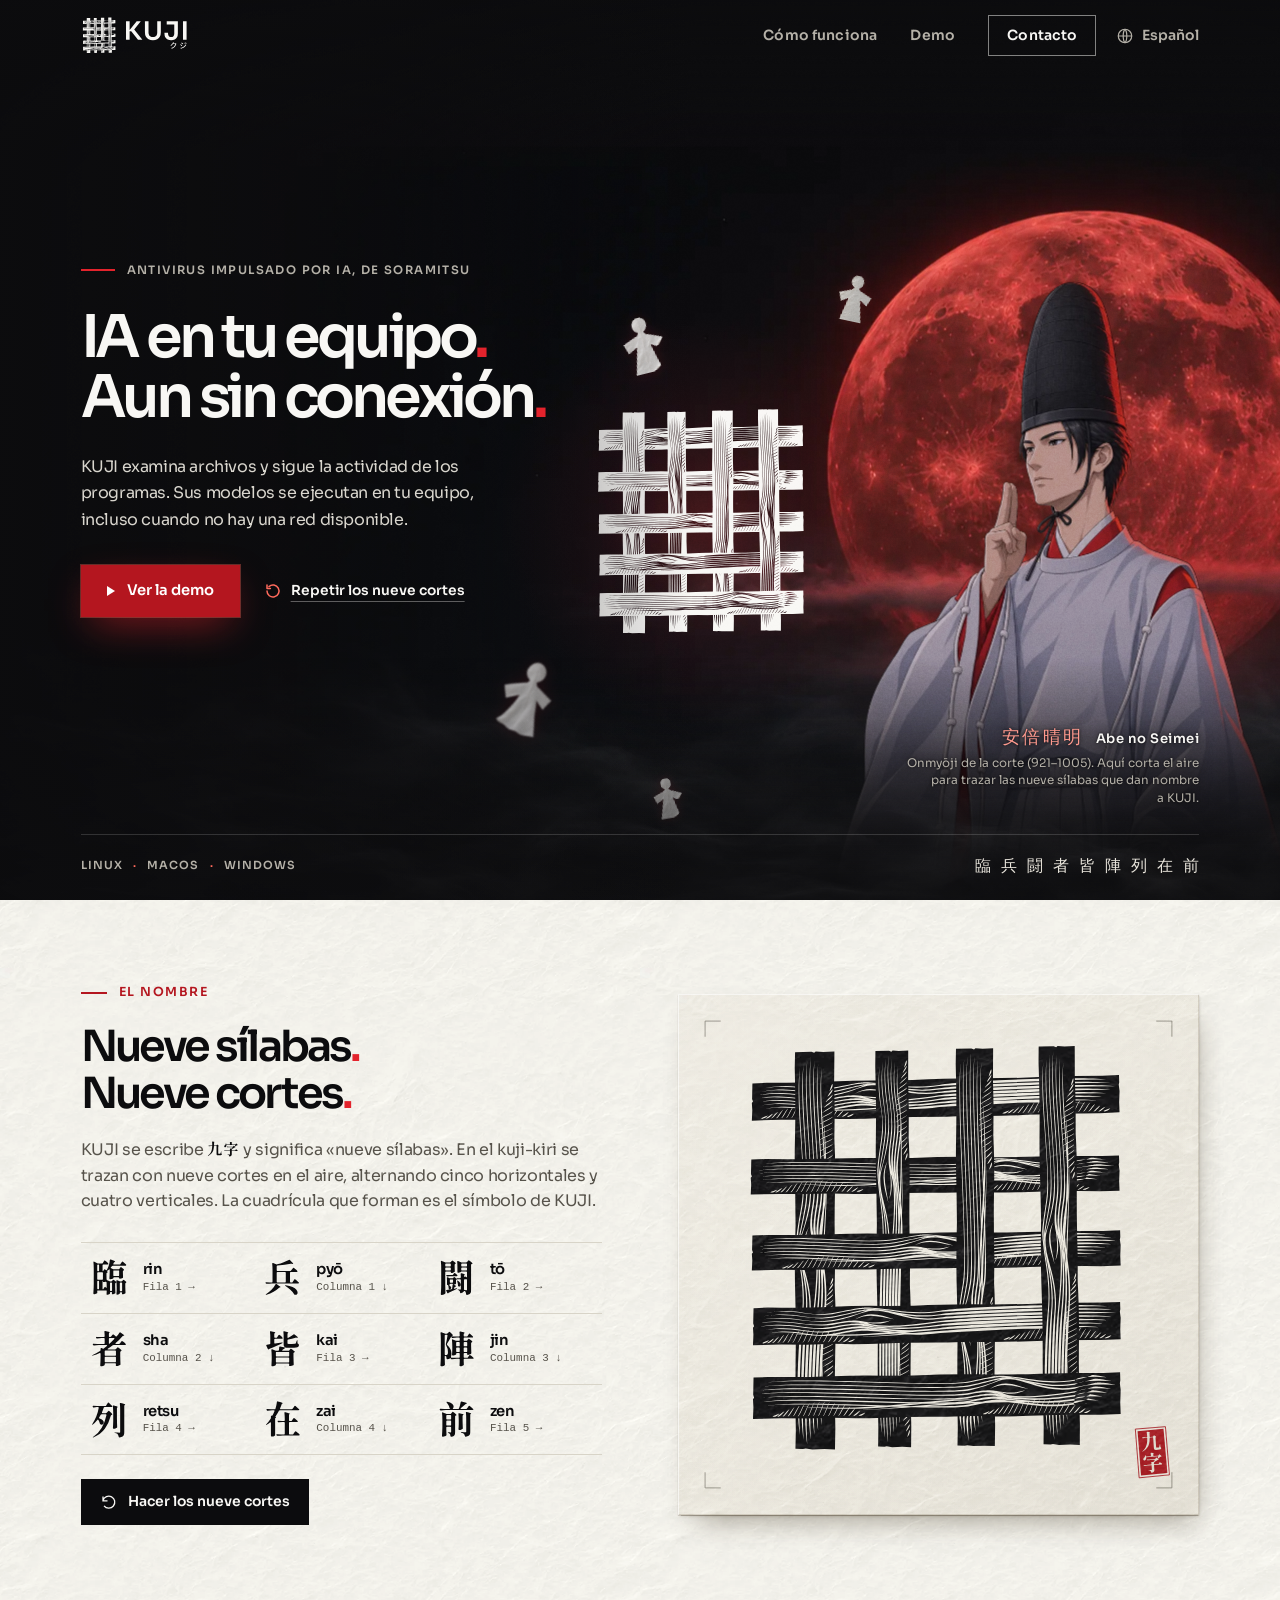
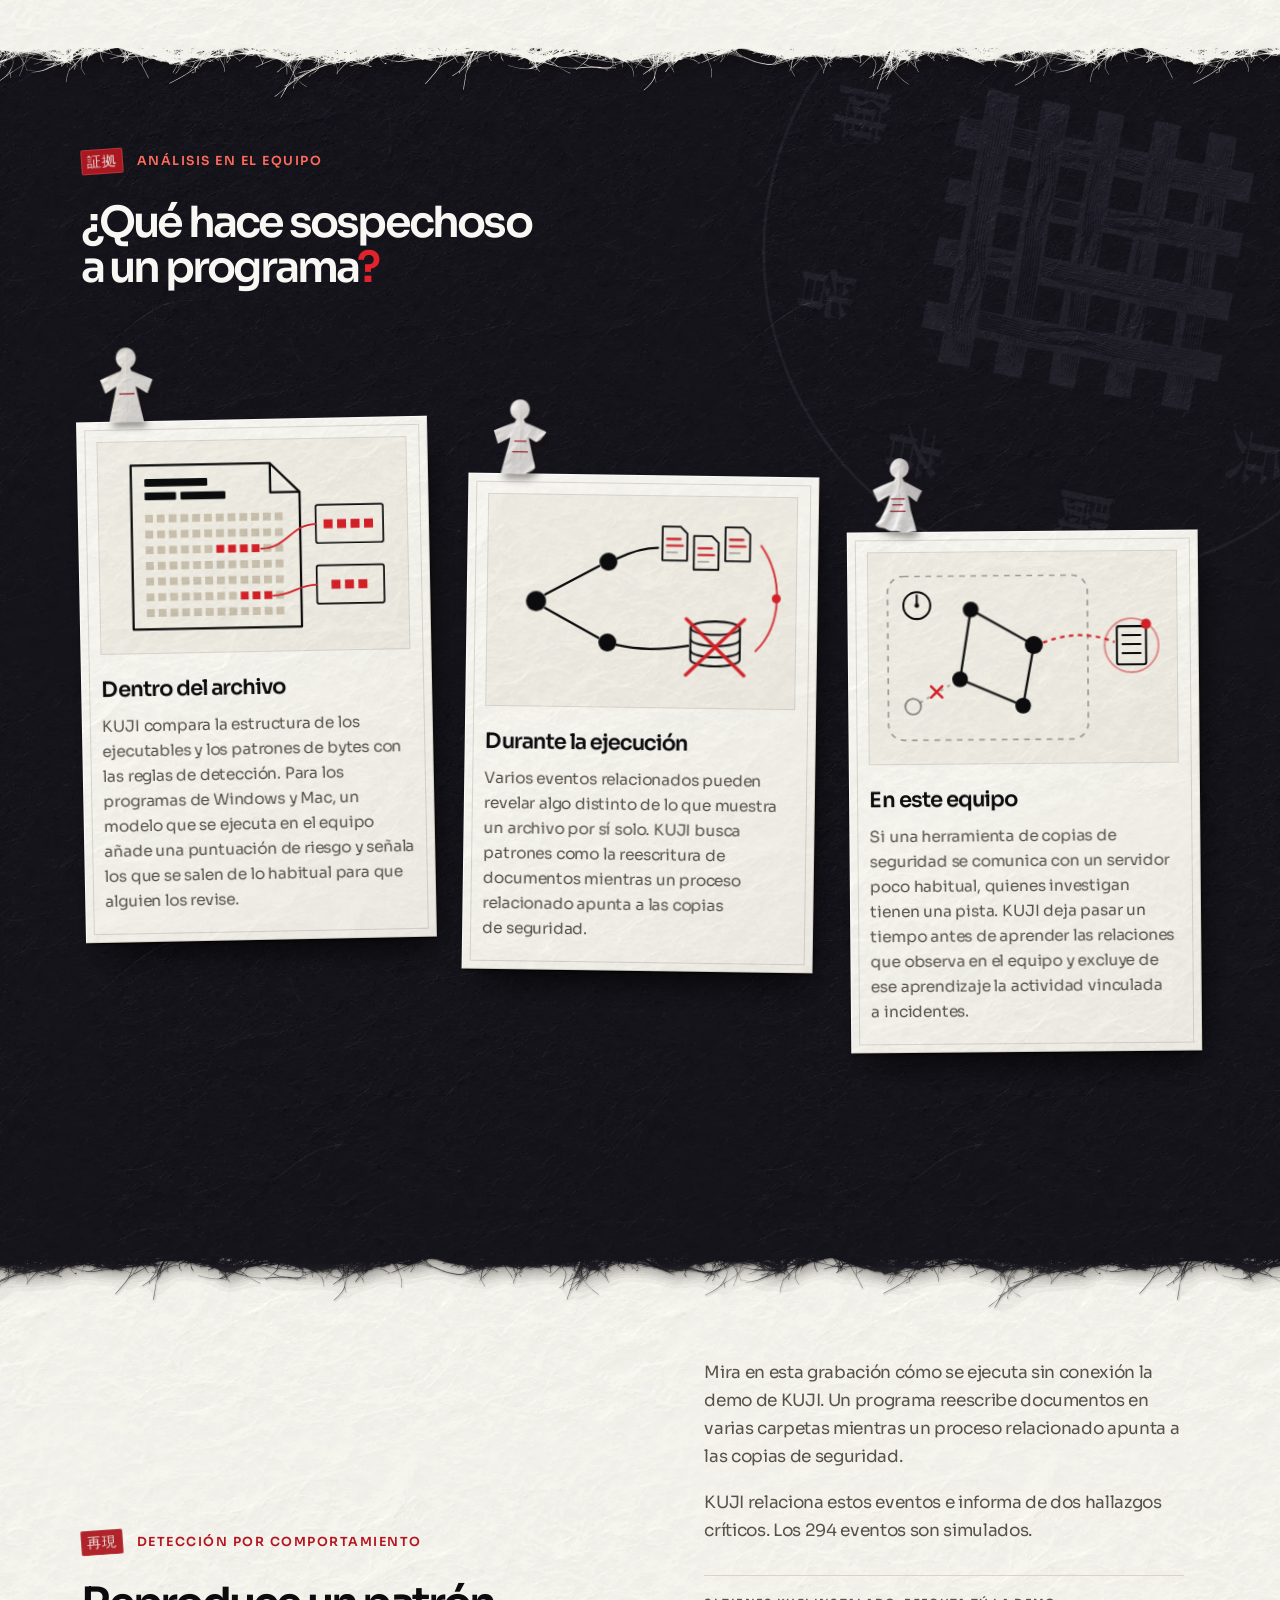
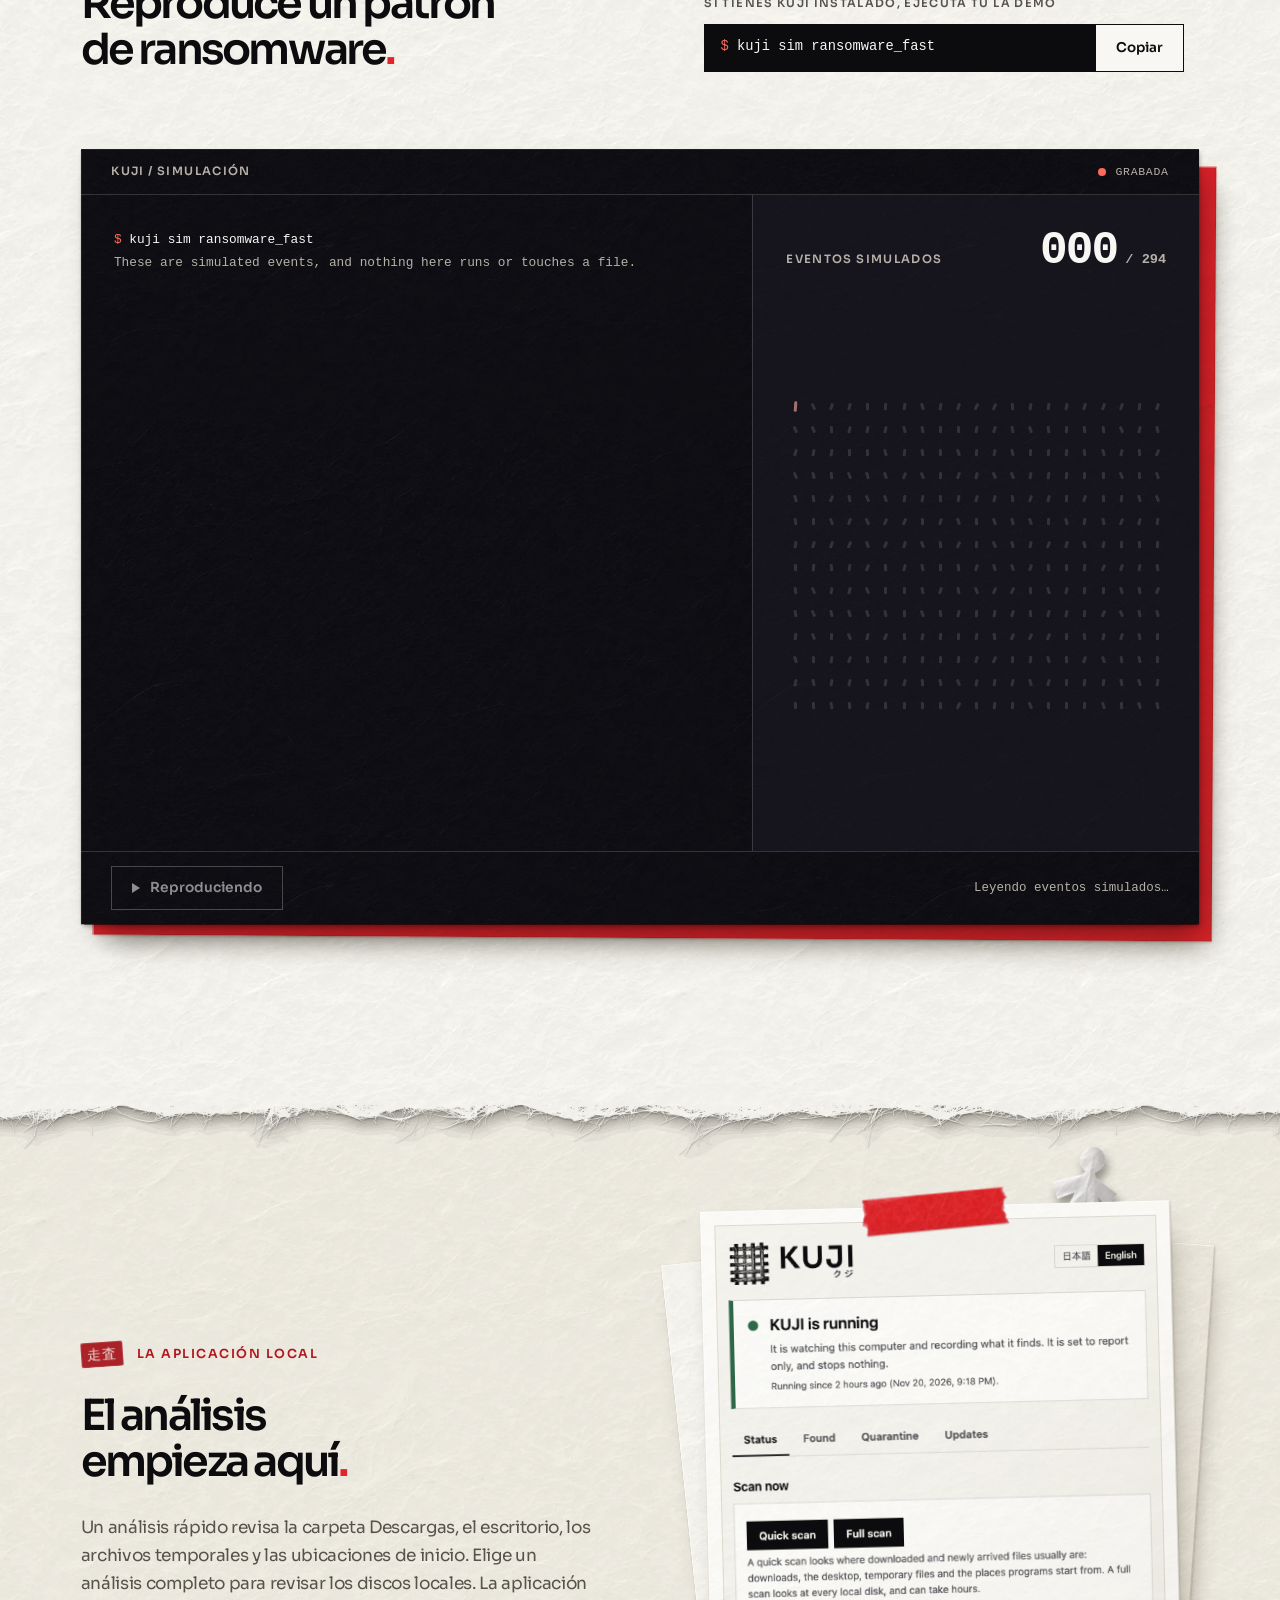
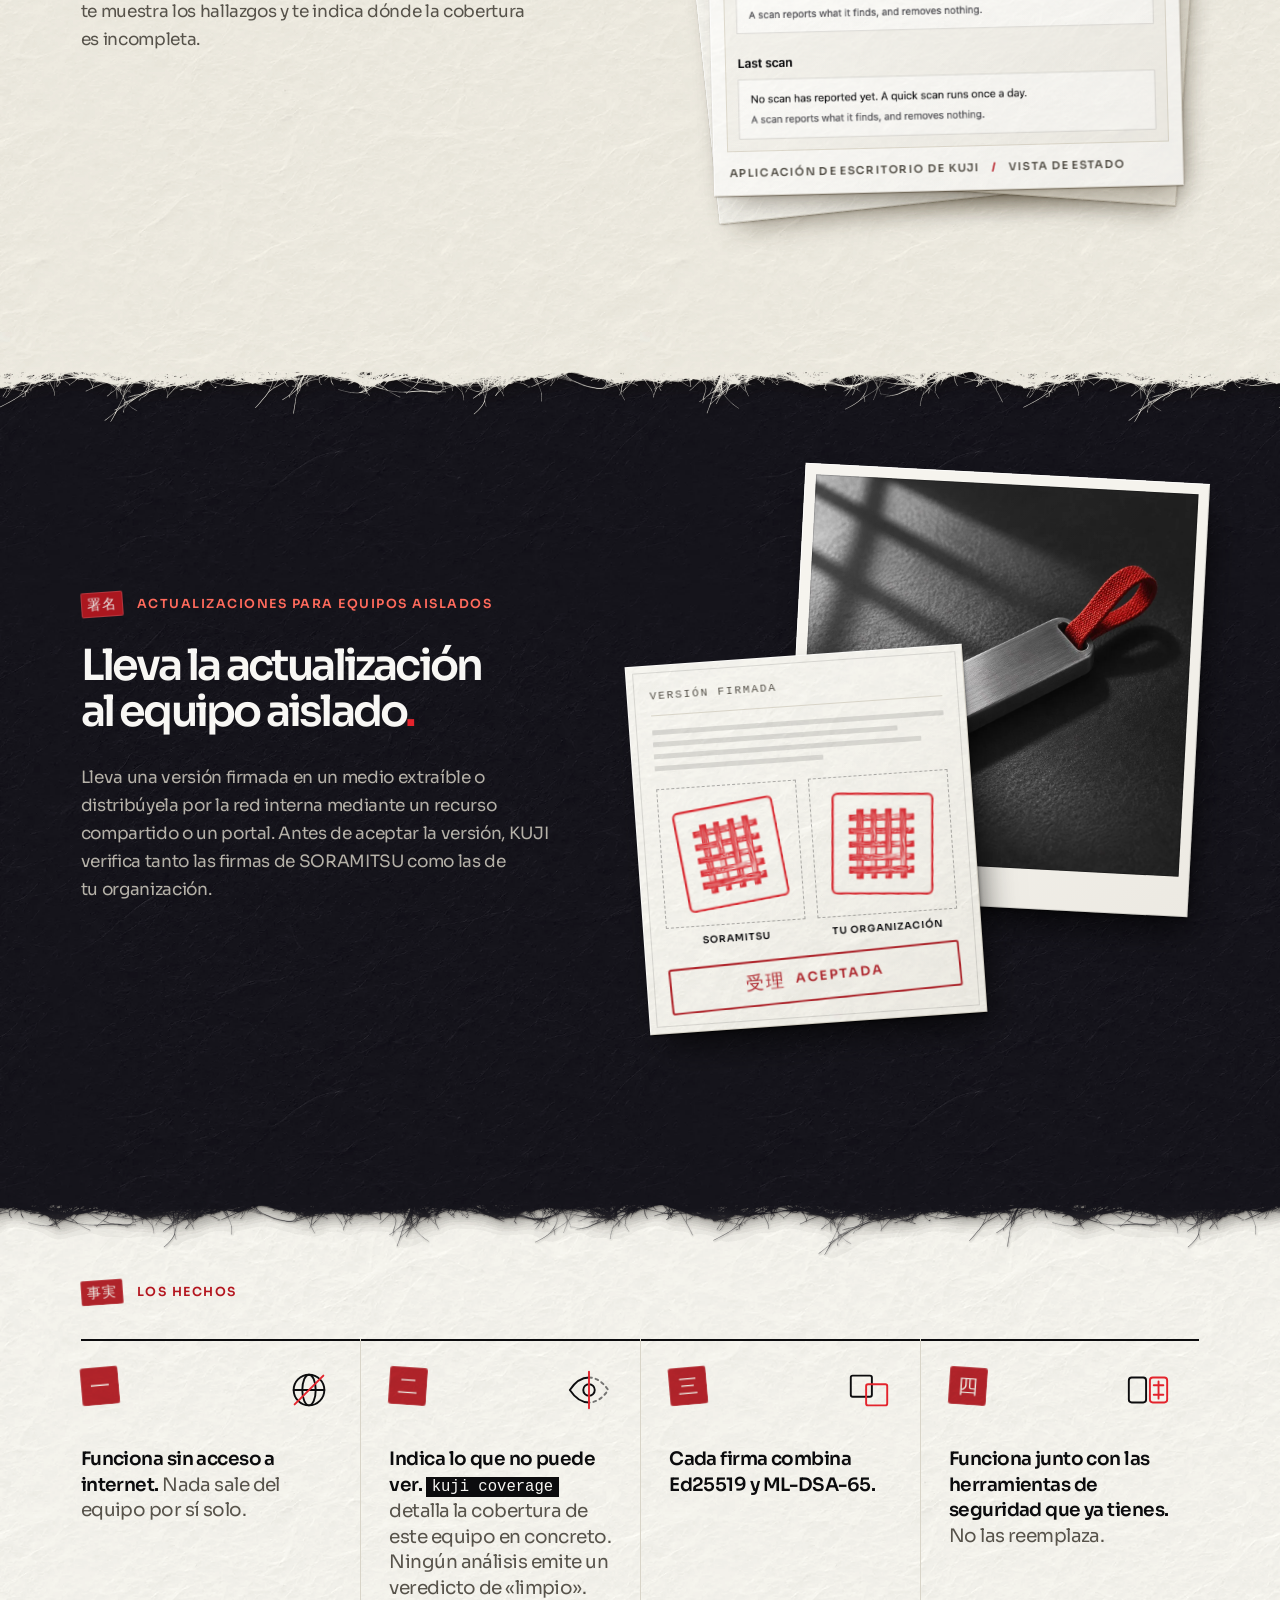
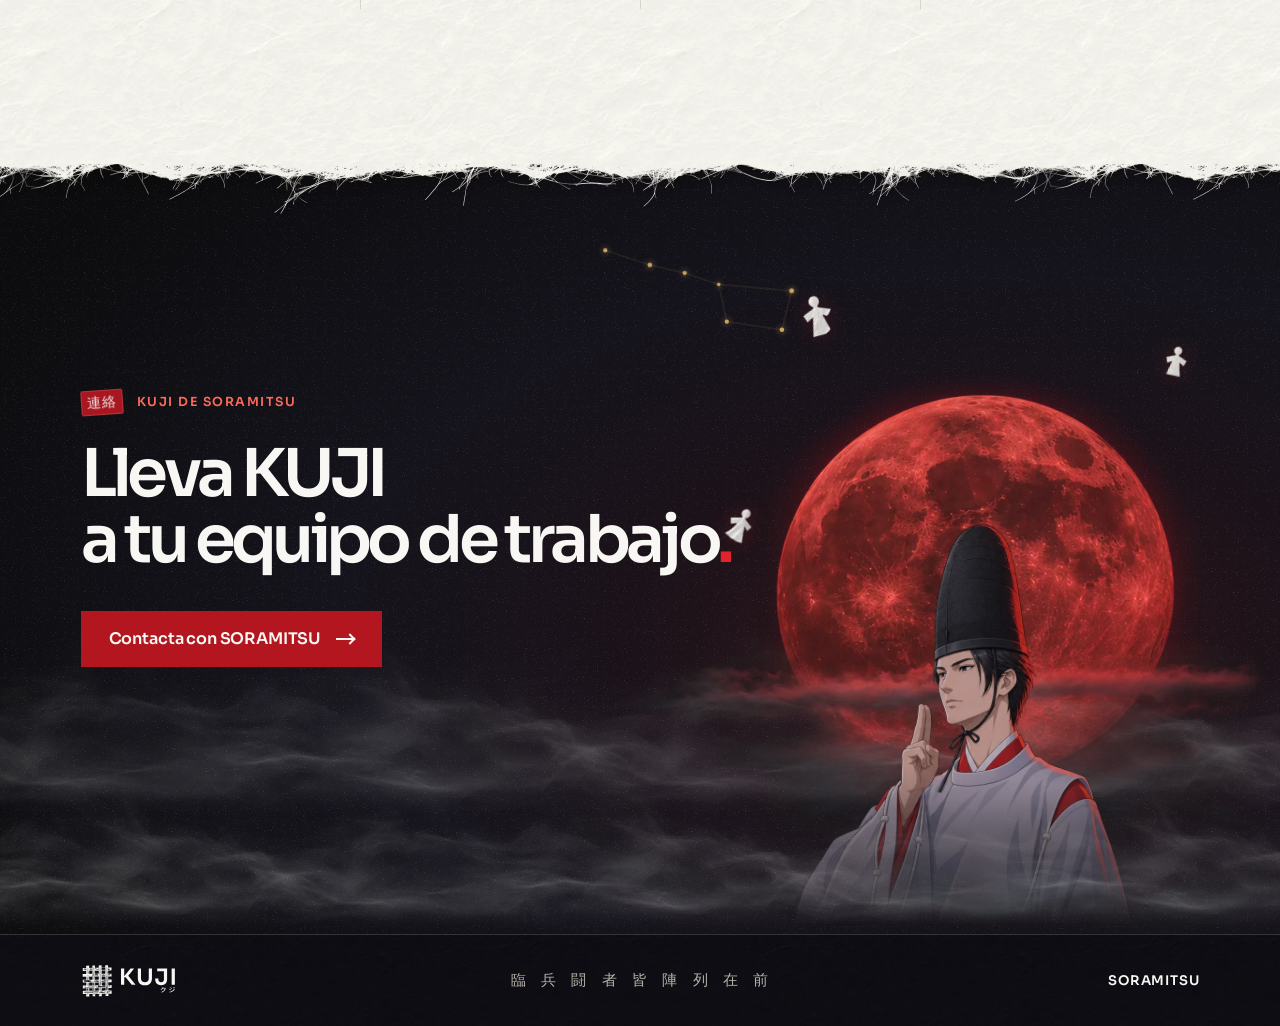
<file: es/index.html>
<!doctype html>
<html lang="es">
  <head>
    <meta charset="utf-8" />
    <meta name="viewport" content="width=device-width,initial-scale=1" />
    <meta name="theme-color" content="#0C0C0E" />
    <title>KUJI クジ de SORAMITSU | Antivirus impulsado por IA</title>
    <meta
      name="description"
      content="KUJI es un antivirus impulsado por IA para Windows, macOS y Linux. Ofrece análisis de archivos, detección por comportamiento y aprendizaje automático en tu equipo, incluso sin conexión. Explora el sistema y reproduce una simulación de ransomware."
    />
    <meta property="og:title" content="KUJI · IA en tu equipo. Aun sin conexión." />
    <meta
      property="og:description"
      content="Conoce el sistema de SORAMITSU que funciona sin conexión en tu equipo y reproduce su simulación de ransomware."
    />
    <meta property="og:type" content="website" />
    <meta property="og:image" content="https://kuji.soramitsu.co.jp/assets/og.jpg" />
    <meta property="og:image:width" content="1200" />
    <meta property="og:image:height" content="630" />
    <meta
      property="og:image:alt"
      content="Abe no Seimei alza dos dedos ante una luna bermellón, junto a la cuadrícula de nueve trazos de KUJI."
    />
    <meta property="og:url" content="https://kuji.soramitsu.co.jp/es/" />
    <meta property="og:locale" content="es_ES" />
    <meta name="twitter:card" content="summary_large_image" />
    <link rel="canonical" href="https://kuji.soramitsu.co.jp/es/" />
    <!-- ALTERNATES:START -->
    <link rel="alternate" hreflang="en" href="https://kuji.soramitsu.co.jp/" />
    <link rel="alternate" hreflang="ja" href="https://kuji.soramitsu.co.jp/ja/" />
    <link rel="alternate" hreflang="he" href="https://kuji.soramitsu.co.jp/he/" />
    <link rel="alternate" hreflang="ar" href="https://kuji.soramitsu.co.jp/ar/" />
    <link rel="alternate" hreflang="ru" href="https://kuji.soramitsu.co.jp/ru/" />
    <link rel="alternate" hreflang="fr" href="https://kuji.soramitsu.co.jp/fr/" />
    <link rel="alternate" hreflang="es" href="https://kuji.soramitsu.co.jp/es/" />
    <link rel="alternate" hreflang="pt" href="https://kuji.soramitsu.co.jp/pt/" />
    <link rel="alternate" hreflang="ur" href="https://kuji.soramitsu.co.jp/ur/" />
    <link rel="alternate" hreflang="bn" href="https://kuji.soramitsu.co.jp/bn/" />
    <link rel="alternate" hreflang="my" href="https://kuji.soramitsu.co.jp/my/" />
    <link rel="alternate" hreflang="km" href="https://kuji.soramitsu.co.jp/km/" />
    <link rel="alternate" hreflang="x-default" href="https://kuji.soramitsu.co.jp/" />
    <!-- ALTERNATES:END -->
    <link rel="icon" href="../assets/icon.svg" type="image/svg+xml" />
    <link
      rel="preload"
      as="font"
      type="font/woff2"
      href="../assets/sora-semibold.woff2"
      crossorigin
    />
    <link rel="preload" as="image" href="../assets/photo/sky.webp" />
    <link rel="preload" as="image" href="../assets/photo/seimei.webp" />
    <script>
      // Hold the words until the opening scene has played, and let go if its script never arrives.
      if (
        !matchMedia("(prefers-reduced-motion: reduce)").matches &&
        (!location.hash || location.hash === "#top")
      ) {
        document.documentElement.classList.add("intro-pending");
        window.kujiIntroBy = Date.now() + 4000;
        setTimeout(function () {
          if (!window.kujiHeroStarted) document.documentElement.classList.remove("intro-pending");
        }, 4000);
      }
    </script>
    <link rel="stylesheet" href="../style.css" />
    <link rel="stylesheet" href="../hero.css" />
    <link rel="stylesheet" href="../nine.css" />
    <link rel="stylesheet" href="../lang.css" />
    <script src="../hero.js" defer></script>
    <script src="../nine.js" defer></script>
    <script src="../page.js" defer></script>
  </head>
  <body>
    <a class="skip" href="#main">Saltar al contenido</a>

    <svg class="sprite" aria-hidden="true" focusable="false">
      <defs>
        <symbol id="shiki" viewBox="0 0 100 140">
          <path
            style="fill: var(--doll-fill, #f8f7f4)"
            d="M50 2C60 2 67 10 67 20C67 28 62 34 56 37L59 43L97 58L88 82L67 70L78 134L22 134L33 70L12 82L3 58L41 43L44 37C38 34 33 28 33 20C33 10 40 2 50 2Z"
          />
          <path
            style="fill: var(--doll-shade, rgba(12, 12, 14, 0.07))"
            d="M50 2C60 2 67 10 67 20C67 28 62 34 56 37L59 43L97 58L88 82L67 70L78 134L50 134Z"
          />
          <path
            d="M50 38V133"
            fill="none"
            stroke-width="1"
            style="stroke: var(--doll-crease, rgba(12, 12, 14, 0.2))"
          />
        </symbol>
      </defs>
    </svg>

    <header class="mast">
      <a class="mast-home" href="#top" aria-label="Página de inicio de KUJI"
        ><img
          class="lockup"
          src="../assets/lockup-reversed.svg"
          width="118"
          height="45"
          alt=""
      /></a>
      <nav aria-label="Navegación principal">
        <a href="#system">Cómo funciona</a><a href="#demo">Demo</a
        ><a
          class="nav-contact"
          href="mailto:service@soramitsu.co.jp?subject=KUJI%20enquiry"
          >Contacto</a
        >
      </nav>
      <details class="lang">
        <summary
          ><svg class="lang-globe" viewBox="0 0 24 24" width="18" height="18" aria-hidden="true" focusable="false"><circle cx="12" cy="12" r="9"/><path d="M3 12h18M12 3c3.200 3.300 3.200 14.700 0 18M12 3c-3.200 3.300-3.200 14.700 0 18"/></svg
          ><span class="sr-only">Idioma: </span
          ><!-- CURRENT:START --><span class="lang-current" lang="es" translate="no">Español</span><!-- CURRENT:END --></summary
        >
        <!-- LANGS:START -->
        <ul class="lang-list" translate="no">
          <li><a href="../" hreflang="en" lang="en">English</a></li>
          <li><a href="../ja/" hreflang="ja" lang="ja">日本語</a></li>
          <li><a href="../he/" hreflang="he" lang="he" dir="rtl">עברית</a></li>
          <li><a href="../ar/" hreflang="ar" lang="ar" dir="rtl">العربية</a></li>
          <li><a href="../ru/" hreflang="ru" lang="ru">Русский</a></li>
          <li><a href="../fr/" hreflang="fr" lang="fr">Français</a></li>
          <li><a href="../es/" hreflang="es" lang="es" aria-current="page">Español</a></li>
          <li><a href="../pt/" hreflang="pt" lang="pt-BR">Português</a></li>
          <li><a href="../ur/" hreflang="ur" lang="ur" dir="rtl">اردو</a></li>
          <li><a href="../bn/" hreflang="bn" lang="bn">বাংলা</a></li>
          <li><a href="../my/" hreflang="my" lang="my">မြန်မာ</a></li>
          <li><a href="../km/" hreflang="km" lang="km">ខ្មែរ</a></li>
        </ul>
        <!-- LANGS:END -->
      </details>
      <span class="mast-progress" aria-hidden="true"></span>
    </header>

    <main id="main">
      <section class="hero" id="top" aria-labelledby="hero-title">
        <!-- HERO:START -->
<div class="hero-stage" aria-hidden="true">
  <div class="hs-world">
    <img class="hs-l" id="hs-sky" data-depth=".3" style="--x:106;--y:-69;--w:1676;--h:1117" src="../assets/photo/sky.webp" width="1536" height="1024" alt="" decoding="async" fetchpriority="high" />
    <img class="hs-l hs-soft" id="hs-sky-soft" data-depth=".3" style="--x:106;--y:-69;--w:1676;--h:1117" src="../assets/photo/sky-soft.webp" width="640" height="427" alt="" decoding="async" />
    <div class="hs-l hs-mist hs-mist-far" data-depth=".16" style="--x:-2800;--y:520;--w:6804;--h:420;--n:3400;--tiles:6"><i></i></div>
    <img class="hs-l hs-soft" id="hs-seimei-soft" style="--x:872;--y:92;--w:708;--h:1062" src="../assets/photo/seimei-soft.webp" width="341" height="512" alt="" decoding="async" />
    <img class="hs-l" id="hs-seimei" style="--x:872;--y:92;--w:708;--h:1062" src="../assets/photo/seimei.webp" width="1024" height="1536" alt="" decoding="async" fetchpriority="high" />
    <img class="hs-l hs-blink" style="--x:1163.08;--y:351.97;--w:72.6;--h:36.64" src="../assets/photo/seimei-eyes.webp" width="105" height="53" alt="" decoding="async" />
    <div class="hs-l hs-floor" style="--x:-4000;--y:650;--w:9600;--h:3600;--n:480"></div>
  </div>
  <div class="hs-veil" id="hs-veil"></div>

  <svg class="hero-svg" id="hero-svg" viewBox="-182 -86 1690 1056" preserveAspectRatio="xMaxYMax slice" focusable="false">
    <defs>
      <radialGradient id="h-latglow">
        <stop offset="0" stop-color="#E3232C" stop-opacity=".5"/>
        <stop offset=".5" stop-color="#E3232C" stop-opacity=".16"/>
        <stop offset="1" stop-color="#E3232C" stop-opacity="0"/>
      </radialGradient>
      <radialGradient id="h-flashfill">
        <stop offset="0" stop-color="#FFF4EC" stop-opacity=".85"/>
        <stop offset=".3" stop-color="#FF8A78" stop-opacity=".4"/>
        <stop offset="1" stop-color="#E3232C" stop-opacity="0"/>
      </radialGradient>
      <clipPath id="h-reveal">
        <polygon class="h-clip" points="0,0 358,0 358,376 0,376"/>
        <polygon class="h-clip" points="0,0 358,0 358,376 0,376"/>
        <polygon class="h-clip" points="0,0 358,0 358,376 0,376"/>
        <polygon class="h-clip" points="0,0 358,0 358,376 0,376"/>
        <polygon class="h-clip" points="0,0 358,0 358,376 0,376"/>
        <polygon class="h-clip" points="0,0 358,0 358,376 0,376"/>
        <polygon class="h-clip" points="0,0 358,0 358,376 0,376"/>
        <polygon class="h-clip" points="0,0 358,0 358,376 0,376"/>
        <polygon class="h-clip" points="0,0 358,0 358,376 0,376"/>
      </clipPath>
    </defs>

    <g id="h-kanji" fill="#E3232C">
      <use class="h-kj" href="../assets/seals.svg#seal-1" x="-150" y="-150" width="300" height="300"/>
      <use class="h-kj" href="../assets/seals.svg#seal-2" x="-150" y="-150" width="300" height="300"/>
      <use class="h-kj" href="../assets/seals.svg#seal-3" x="-150" y="-150" width="300" height="300"/>
      <use class="h-kj" href="../assets/seals.svg#seal-4" x="-150" y="-150" width="300" height="300"/>
      <use class="h-kj" href="../assets/seals.svg#seal-5" x="-150" y="-150" width="300" height="300"/>
      <use class="h-kj" href="../assets/seals.svg#seal-6" x="-150" y="-150" width="300" height="300"/>
      <use class="h-kj" href="../assets/seals.svg#seal-7" x="-150" y="-150" width="300" height="300"/>
      <use class="h-kj" href="../assets/seals.svg#seal-8" x="-150" y="-150" width="300" height="300"/>
      <use class="h-kj" href="../assets/seals.svg#seal-9" x="-150" y="-150" width="300" height="300"/>
    </g>

    <g id="h-lattice" transform="translate(745 470) scale(.82) translate(-179 -188)">
      <circle id="h-latglow-c" cx="179" cy="188" r="330" fill="url(#h-latglow)"/>
      <circle id="h-ring" cx="179" cy="188" r="10" fill="none" stroke="#FF6A5C" stroke-width="1.6" opacity="0"/>
      <circle id="h-flash" cx="179" cy="188" r="420" fill="url(#h-flashfill)" opacity="0"/>
      <g id="h-halos" fill="none" stroke-linecap="round"></g>
      <g clip-path="url(#h-reveal)">
        <image id="h-mark" href="../assets/mark-reversed.svg" width="358" height="376"/>
      </g>
      <g id="h-cores" fill="none" stroke-linecap="round">
        <path class="h-core" d="M12 57L341 50"/>
        <path class="h-core" d="M68 12L69 368"/>
        <path class="h-core" d="M11 124L341 121"/>
        <path class="h-core" d="M137 11L140 366"/>
        <path class="h-core" d="M12 192L342 188"/>
        <path class="h-core" d="M211 9L213 365"/>
        <path class="h-core" d="M13 258L342 253"/>
        <path class="h-core" d="M284.500 7L289.500 364"/>
        <path class="h-core" d="M13 322L342 318"/>
      </g>
    </g>

    <path id="h-sparks-glow" fill="none" stroke-linecap="round" d=""/>
    <path id="h-sparks" fill="none" stroke-linecap="round" d=""/>
  </svg>

  <img class="hs-hand" id="hs-hand" data-tip-x="200" data-tip-y="392" data-angle="26.1" data-unit="0.215" src="../assets/photo/hand.webp" width="1836" height="2600" alt="" decoding="async" />
  <img class="hs-hand hs-hand-lit" id="hs-hand-lit" src="../assets/photo/hand-tip.webp" width="1010" height="1200" alt="" decoding="async" />

  <div class="hs-world hs-world-front">
    <div class="hs-l hs-mist hs-mist-near" data-depth="-.22" style="--x:-2600;--y:690;--w:6804;--h:360;--n:3400;--tiles:7"><i></i></div>
    <div class="hs-l hs-motes" data-depth="-.12" style="--x:380;--y:60;--w:1240;--h:860;--n:1240"><i style="--mx:17.5%;--my:71.8%;--ms:0.83%;--mo:0.61;--md:11.2s;--mw:-15.1s;--mdx:2%"></i><i style="--mx:19.3%;--my:59.1%;--ms:0.94%;--mo:0.36;--md:18.3s;--mw:-8.1s;--mdx:-2%"></i><i style="--mx:76.6%;--my:36.1%;--ms:0.52%;--mo:0.37;--md:19.0s;--mw:-14.0s;--mdx:1%"></i><i style="--mx:59.9%;--my:20.7%;--ms:0.60%;--mo:0.62;--md:10.2s;--mw:-18.1s;--mdx:-1%"></i><i style="--mx:4.2%;--my:75.8%;--ms:0.42%;--mo:0.79;--md:9.2s;--mw:-3.1s;--mdx:3%"></i><i style="--mx:34.2%;--my:55.8%;--ms:0.49%;--mo:0.37;--md:17.7s;--mw:-4.5s;--mdx:-2%"></i><i style="--mx:21.6%;--my:93.6%;--ms:1.02%;--mo:0.77;--md:16.6s;--mw:-11.0s;--mdx:3%"></i><i style="--mx:8.7%;--my:61.7%;--ms:0.77%;--mo:0.56;--md:12.4s;--mw:-2.8s;--mdx:2%"></i><i style="--mx:40.5%;--my:46.5%;--ms:0.69%;--mo:0.56;--md:18.9s;--mw:-7.3s;--mdx:-3%"></i><i style="--mx:80.4%;--my:30.4%;--ms:0.89%;--mo:0.89;--md:9.0s;--mw:-1.3s;--mdx:2%"></i><i style="--mx:72.3%;--my:35.3%;--ms:0.81%;--mo:0.66;--md:15.2s;--mw:-3.4s;--mdx:-2%"></i><i style="--mx:60.9%;--my:83.0%;--ms:0.60%;--mo:0.77;--md:18.3s;--mw:-4.7s;--mdx:-2%"></i><i style="--mx:8.2%;--my:81.5%;--ms:0.93%;--mo:0.56;--md:15.8s;--mw:-12.8s;--mdx:3%"></i><i style="--mx:92.1%;--my:49.7%;--ms:1.09%;--mo:0.88;--md:14.9s;--mw:-16.8s;--mdx:1%"></i><i style="--mx:49.6%;--my:70.0%;--ms:1.05%;--mo:0.49;--md:14.6s;--mw:-8.3s;--mdx:1%"></i><i style="--mx:74.7%;--my:55.7%;--ms:0.98%;--mo:0.38;--md:11.6s;--mw:-5.5s;--mdx:1%"></i></div>
    <span class="hs-doll" data-depth=".1" style="--x:668;--y:238;--r:-14;--s:.56"><img src="../assets/photo/doll-2.webp" width="700" height="980" alt="" decoding="async" /></span>
    <span class="hs-doll hs-doll-far" data-depth=".22" style="--x:946;--y:176;--r:12;--s:.46"><img src="../assets/photo/doll-1.webp" width="700" height="980" alt="" decoding="async" /></span>
    <span class="hs-doll hs-doll-near" data-depth="-.2" style="--x:512;--y:704;--r:18;--s:.74"><img src="../assets/photo/doll-3.webp" width="700" height="980" alt="" decoding="async" /></span>
    <span class="hs-doll hs-doll-far" data-depth=".16" style="--x:700;--y:836;--r:-10;--s:.4;--ny:730"><img src="../assets/photo/doll-2.webp" width="700" height="980" alt="" decoding="async" /></span>
  </div>
  <div class="hs-grain"></div>
  <div class="hs-vignette"></div>
</div>
<div class="hero-scrim" aria-hidden="true"></div>

<p class="hero-card" aria-hidden="true"><span lang="ja">安倍晴明</span><b>Abe no Seimei</b></p>

<div class="hero-copy">
  <p class="hero-eyebrow"><span></span>Antivirus impulsado por IA, de SORAMITSU</p>
  <h1 id="hero-title">IA en tu equipo<span>.</span><br />Aun sin conexión<span>.</span></h1>
  <p class="hero-intro">
    KUJI examina archivos y sigue la actividad de los programas. Sus modelos se ejecutan en tu equipo, incluso cuando no hay una red disponible.
  </p>
  <div class="hero-actions">
    <a class="hero-button" href="#demo"><span class="hero-play" aria-hidden="true"></span>Ver la demo</a>
    <button class="hero-replay" id="hero-replay" type="button" hidden>
      <svg viewBox="0 0 24 24" width="18" height="18" aria-hidden="true" focusable="false"><path fill="none" stroke="currentColor" stroke-width="2" stroke-linecap="round" stroke-linejoin="round" d="M4 12a8 8 0 1 0 2.6-5.900M4 4v4.500h4.500"/></svg> Repetir los nueve cortes
    </button>
  </div>
</div>

<p class="hero-plate">
  <span lang="ja">安倍晴明</span> Abe no Seimei <small>Onmyōji de la corte (921–1005). Aquí corta el aire para trazar las nueve sílabas que dan nombre a KUJI.</small>
</p>

<div class="hero-foot">
  <span translate="no">Linux <b>·</b> macOS <b>·</b> Windows</span>
  <span class="hero-chant" lang="ja"><i>臨</i><i>兵</i><i>闘</i><i>者</i><i>皆</i><i>陣</i><i>列</i><i>在</i><i>前</i></span>
</div>

<button class="hero-skip" id="hero-skip" type="button" hidden>Saltar la introducción</button>
<!-- HERO:END -->
      </section>
      <!-- NINE:START -->
<section class="nine" id="nine" aria-labelledby="nine-title">
  <div class="nine-layout">
    <div class="nine-intro">
      <p class="nine-label">El nombre</p>
      <h2 class="nine-title" id="nine-title">Nueve sílabas<span>.</span><br />Nueve cortes<span>.</span></h2>
      <p class="nine-description">
        KUJI se escribe <span class="nine-name" lang="ja"><span class="nine-spoken">九字</span><svg viewBox="0 0 2000 1000" aria-hidden="true"><use href="../assets/seals.svg#seal-ku" width="1000" height="1000"/><use href="../assets/seals.svg#seal-ji" x="1000" width="1000" height="1000"/></svg></span> y significa «nueve sílabas». En el kuji-kiri se trazan con nueve cortes en el aire, alternando cinco horizontales y cuatro verticales. La cuadrícula que forman es el símbolo de KUJI.
      </p>
    </div>

    <svg class="nine-print" viewBox="0 0 500 500" role="img" aria-labelledby="nine-print-title">
      <title id="nine-print-title">Cuadrícula grabada de KUJI, formada por cinco cortes horizontales y cuatro verticales</title>
      <path class="nine-register" fill="none" d="M26 41V26H41 M459 26H474V41 M474 459V474H459 M41 474H26V459" />
      <svg class="nine-ghost" x="18" y="18" width="464" height="464" viewBox="0 0 1000 1000" aria-hidden="true">
        <use href="../assets/seals.svg#seal-1" width="1000" height="1000" />
      </svg>
      <svg x="58" y="42" width="384" height="404" viewBox="0 0 358 376">
        <defs>
          <image id="nine-impression" href="../assets/mark.svg" width="358" height="376" />
          <filter id="nine-color" x="0" y="0" width="100%" height="100%" color-interpolation-filters="sRGB">
            <feFlood class="nine-pigment" flood-color="#E3232C" />
            <feComposite in2="SourceGraphic" operator="in" />
          </filter>
          <clipPath id="nine-drawn"></clipPath>
          <clipPath id="nine-current"><rect x="-1.5" y="-1.5" width="0" height="35" /></clipPath>
        </defs>
        <use class="nine-ink" href="#nine-impression" />
        <g class="nine-vermilion" clip-path="url(#nine-current)">
          <use href="#nine-impression" filter="url(#nine-color)" />
        </g>
      </svg>
      <g class="nine-chop" transform="translate(440 419) rotate(-4)">
        <path fill="currentColor" d="M1 .8 26 0 26.8 42.6 1.4 43.2Z" />
        <path fill="none" stroke="currentColor" stroke-width=".8" d="m-1-1.5 29-.3.6 46.4-29.2.8Z" />
        <g class="nine-chop-type">
          <use href="../assets/seals.svg#seal-ku" x="3" y="1" width="21" height="21" />
          <use href="../assets/seals.svg#seal-ji" x="3" y="21" width="21" height="21" />
        </g>
      </g>
      <pattern id="nine-fibre-tile" patternUnits="userSpaceOnUse" width="560" height="560">
        <image href="../assets/photo/ink-fibre.webp" width="560" height="560" />
      </pattern>
      <rect class="nine-fibre" width="500" height="500" fill="url(#nine-fibre-tile)" />
    </svg>

    <div class="nine-controls">
      <div class="nine-grid">
        <button class="nine-cut" type="button" disabled>
          <span class="nine-glyph" lang="ja"><span class="nine-spoken">臨</span><svg viewBox="0 0 1000 1000" aria-hidden="true"><use href="../assets/seals.svg#seal-1"/></svg></span>
          <span class="nine-caption"><span class="nine-reading">rin</span><span class="nine-direction">Fila 1 →</span></span>
        </button>
        <button class="nine-cut" type="button" disabled>
          <span class="nine-glyph" lang="ja"><span class="nine-spoken">兵</span><svg viewBox="0 0 1000 1000" aria-hidden="true"><use href="../assets/seals.svg#seal-2"/></svg></span>
          <span class="nine-caption"><span class="nine-reading">pyō</span><span class="nine-direction">Columna 1 ↓</span></span>
        </button>
        <button class="nine-cut" type="button" disabled>
          <span class="nine-glyph" lang="ja"><span class="nine-spoken">闘</span><svg viewBox="0 0 1000 1000" aria-hidden="true"><use href="../assets/seals.svg#seal-3"/></svg></span>
          <span class="nine-caption"><span class="nine-reading">tō</span><span class="nine-direction">Fila 2 →</span></span>
        </button>
        <button class="nine-cut" type="button" disabled>
          <span class="nine-glyph" lang="ja"><span class="nine-spoken">者</span><svg viewBox="0 0 1000 1000" aria-hidden="true"><use href="../assets/seals.svg#seal-4"/></svg></span>
          <span class="nine-caption"><span class="nine-reading">sha</span><span class="nine-direction">Columna 2 ↓</span></span>
        </button>
        <button class="nine-cut" type="button" disabled>
          <span class="nine-glyph" lang="ja"><span class="nine-spoken">皆</span><svg viewBox="0 0 1000 1000" aria-hidden="true"><use href="../assets/seals.svg#seal-5"/></svg></span>
          <span class="nine-caption"><span class="nine-reading">kai</span><span class="nine-direction">Fila 3 →</span></span>
        </button>
        <button class="nine-cut" type="button" disabled>
          <span class="nine-glyph" lang="ja"><span class="nine-spoken">陣</span><svg viewBox="0 0 1000 1000" aria-hidden="true"><use href="../assets/seals.svg#seal-6"/></svg></span>
          <span class="nine-caption"><span class="nine-reading">jin</span><span class="nine-direction">Columna 3 ↓</span></span>
        </button>
        <button class="nine-cut" type="button" disabled>
          <span class="nine-glyph" lang="ja"><span class="nine-spoken">列</span><svg viewBox="0 0 1000 1000" aria-hidden="true"><use href="../assets/seals.svg#seal-7"/></svg></span>
          <span class="nine-caption"><span class="nine-reading">retsu</span><span class="nine-direction">Fila 4 →</span></span>
        </button>
        <button class="nine-cut" type="button" disabled>
          <span class="nine-glyph" lang="ja"><span class="nine-spoken">在</span><svg viewBox="0 0 1000 1000" aria-hidden="true"><use href="../assets/seals.svg#seal-8"/></svg></span>
          <span class="nine-caption"><span class="nine-reading">zai</span><span class="nine-direction">Columna 4 ↓</span></span>
        </button>
        <button class="nine-cut" type="button" disabled>
          <span class="nine-glyph" lang="ja"><span class="nine-spoken">前</span><svg viewBox="0 0 1000 1000" aria-hidden="true"><use href="../assets/seals.svg#seal-9"/></svg></span>
          <span class="nine-caption"><span class="nine-reading">zen</span><span class="nine-direction">Fila 5 →</span></span>
        </button>
      </div>
      <button class="nine-replay" type="button" disabled>
        <svg width="18" height="18" viewBox="0 0 24 24" fill="none" stroke="currentColor" stroke-width="1.7" aria-hidden="true"><path d="M4 10a8 8 0 1 1 1.4 7.1M4 4.5v6h6"/></svg> Hacer los nueve cortes
      </button>
    </div>
  </div>
</section>
<!-- NINE:END -->

      <section
        class="band dark system"
        id="system"
        aria-labelledby="system-title"
        data-live
      >
        <img
          class="system-emblem"
          src="../assets/emblem-reversed.svg"
          alt=""
          width="512"
          height="512"
          loading="lazy"
        />
        <div class="wrap">
          <header class="sec-head" data-reveal>
            <p class="section-label">
              <span class="jp" lang="ja" aria-hidden="true">証拠</span>Análisis en el equipo
            </p>
            <h2 id="system-title">
              ¿Qué hace sospechoso<br />a un programa<span>?</span>
            </h2>
          </header>

          <ol class="evidence" role="list">
            <li class="evi" data-reveal="card" style="--i: 0">
              <span class="evi-doll" aria-hidden="true"
                ><img class="pdoll" src="../assets/photo/doll-1-240.webp" alt="" width="240" height="336" loading="lazy" decoding="async"
                /><span class="doll-num" lang="ja">一</span></span
              >
              <div class="vis" aria-hidden="true">
                <svg class="v v-file" viewBox="0 0 260 170" focusable="false">
                  <path
                    d="M22 12H146L172 38V158H22Z"
                    fill="#fff"
                    stroke="#0C0C0E"
                    stroke-width="2"
                    stroke-linejoin="round"
                  />
                  <path
                    d="M146 12V38H172"
                    fill="none"
                    stroke="#0C0C0E"
                    stroke-width="2"
                    stroke-linejoin="round"
                  />
                  <g fill="#0C0C0E">
                    <rect x="34" y="24" width="56" height="7" rx="1" />
                    <rect x="34" y="36" width="28" height="7" rx="1" />
                    <rect x="66" y="36" width="40" height="7" rx="1" />
                  </g>
                  <g fill="#D7D1C3"><rect x="34" y="56" width="7" height="7"/><rect x="44.5" y="56" width="7" height="7"/><rect x="55" y="56" width="7" height="7"/><rect x="65.5" y="56" width="7" height="7"/><rect x="76" y="56" width="7" height="7"/><rect x="86.5" y="56" width="7" height="7"/><rect x="97" y="56" width="7" height="7"/><rect x="107.5" y="56" width="7" height="7"/><rect x="118" y="56" width="7" height="7"/><rect x="128.5" y="56" width="7" height="7"/><rect x="139" y="56" width="7" height="7"/><rect x="149.5" y="56" width="7" height="7"/><rect x="34" y="70" width="7" height="7"/><rect x="44.5" y="70" width="7" height="7"/><rect x="55" y="70" width="7" height="7"/><rect x="65.5" y="70" width="7" height="7"/><rect x="76" y="70" width="7" height="7"/><rect x="86.5" y="70" width="7" height="7"/><rect x="97" y="70" width="7" height="7"/><rect x="107.5" y="70" width="7" height="7"/><rect x="118" y="70" width="7" height="7"/><rect x="128.5" y="70" width="7" height="7"/><rect x="139" y="70" width="7" height="7"/><rect x="149.5" y="70" width="7" height="7"/><rect x="34" y="84" width="7" height="7"/><rect x="44.5" y="84" width="7" height="7"/><rect x="55" y="84" width="7" height="7"/><rect x="65.5" y="84" width="7" height="7"/><rect x="76" y="84" width="7" height="7"/><rect x="86.5" y="84" width="7" height="7"/><rect x="139" y="84" width="7" height="7"/><rect x="149.5" y="84" width="7" height="7"/><rect x="34" y="98" width="7" height="7"/><rect x="44.5" y="98" width="7" height="7"/><rect x="55" y="98" width="7" height="7"/><rect x="65.5" y="98" width="7" height="7"/><rect x="76" y="98" width="7" height="7"/><rect x="86.5" y="98" width="7" height="7"/><rect x="97" y="98" width="7" height="7"/><rect x="107.5" y="98" width="7" height="7"/><rect x="118" y="98" width="7" height="7"/><rect x="128.5" y="98" width="7" height="7"/><rect x="139" y="98" width="7" height="7"/><rect x="149.5" y="98" width="7" height="7"/><rect x="34" y="112" width="7" height="7"/><rect x="44.5" y="112" width="7" height="7"/><rect x="55" y="112" width="7" height="7"/><rect x="65.5" y="112" width="7" height="7"/><rect x="76" y="112" width="7" height="7"/><rect x="86.5" y="112" width="7" height="7"/><rect x="97" y="112" width="7" height="7"/><rect x="107.5" y="112" width="7" height="7"/><rect x="118" y="112" width="7" height="7"/><rect x="128.5" y="112" width="7" height="7"/><rect x="139" y="112" width="7" height="7"/><rect x="149.5" y="112" width="7" height="7"/><rect x="34" y="126" width="7" height="7"/><rect x="44.5" y="126" width="7" height="7"/><rect x="55" y="126" width="7" height="7"/><rect x="65.5" y="126" width="7" height="7"/><rect x="76" y="126" width="7" height="7"/><rect x="86.5" y="126" width="7" height="7"/><rect x="97" y="126" width="7" height="7"/><rect x="107.5" y="126" width="7" height="7"/><rect x="149.5" y="126" width="7" height="7"/><rect x="34" y="140" width="7" height="7"/><rect x="44.5" y="140" width="7" height="7"/><rect x="55" y="140" width="7" height="7"/><rect x="65.5" y="140" width="7" height="7"/><rect x="76" y="140" width="7" height="7"/><rect x="86.5" y="140" width="7" height="7"/><rect x="97" y="140" width="7" height="7"/><rect x="107.5" y="140" width="7" height="7"/><rect x="118" y="140" width="7" height="7"/><rect x="128.5" y="140" width="7" height="7"/><rect x="139" y="140" width="7" height="7"/><rect x="149.5" y="140" width="7" height="7"/></g>
                  <g class="a-hit h1" fill="#E3232C"><rect x="97" y="84" width="7" height="7"/><rect x="107.5" y="84" width="7" height="7"/><rect x="118" y="84" width="7" height="7"/><rect x="128.5" y="84" width="7" height="7"/></g>
                  <g class="a-hit h2" fill="#E3232C"><rect x="118" y="126" width="7" height="7"/><rect x="128.5" y="126" width="7" height="7"/><rect x="139" y="126" width="7" height="7"/></g>
                  <g fill="none" stroke="#0C0C0E" stroke-width="1.5">
                    <rect x="186" y="50" width="60" height="34" rx="2" fill="#fff" />
                    <rect x="186" y="104" width="60" height="34" rx="2" fill="#fff" />
                  </g>
                  <g class="rc rc1" fill="#E3232C">
                    <rect x="193" y="63" width="8" height="8" />
                    <rect x="205" y="63" width="8" height="8" />
                    <rect x="217" y="63" width="8" height="8" />
                    <rect x="229" y="63" width="8" height="8" />
                  </g>
                  <g class="rc rc2" fill="#E3232C">
                    <rect x="199" y="117" width="8" height="8" />
                    <rect x="211" y="117" width="8" height="8" />
                    <rect x="223" y="117" width="8" height="8" />
                  </g>
                  <g
                    fill="none"
                    stroke="#E3232C"
                    stroke-width="1.6"
                    stroke-linecap="round"
                  >
                    <path class="a-draw c1" pathLength="1" d="M137 88C160 88 164 67 186 67" />
                    <path class="a-draw c2" pathLength="1" d="M147 130C165 130 168 121 186 121" />
                  </g>
                  <g class="scan" opacity="0">
                    <rect x="22" y="-16" width="150" height="16" fill="#E3232C" opacity=".12" />
                    <rect x="22" y="-7" width="150" height="7" fill="#E3232C" opacity=".18" />
                    <rect x="18" y="0" width="158" height="2" fill="#E3232C" />
                  </g>
                </svg>
              </div>
              <h3>Dentro del archivo</h3>
              <p>
                KUJI compara la estructura de los ejecutables y los patrones de bytes con las reglas de detección. Para los programas de Windows y Mac, un modelo que se ejecuta en el equipo añade una puntuación de riesgo y señala los que se salen de lo habitual para que alguien los revise.
              </p>
            </li>

            <li class="evi" data-reveal="card" style="--i: 1">
              <span class="evi-doll" aria-hidden="true"
                ><img class="pdoll" src="../assets/photo/doll-2-240.webp" alt="" width="240" height="336" loading="lazy" decoding="async"
                /><span class="doll-num" lang="ja">二</span></span
              >
              <div class="vis" aria-hidden="true">
                <svg class="v v-run" viewBox="0 0 260 170" focusable="false">
                  <g
                    fill="none"
                    stroke="#0C0C0E"
                    stroke-width="2"
                    stroke-linecap="round"
                  >
                    <path class="a-draw e1" pathLength="1" d="M44 80L92 54" />
                    <path class="a-draw e2" pathLength="1" d="M44 92L92 118" />
                    <path class="a-draw e3" pathLength="1" d="M108 47C122 40 132 37 144 37" />
                    <path class="a-draw e4" pathLength="1" d="M108 124C130 129 150 128 172 124" />
                  </g>
                  <g fill="#0C0C0E">
                    <circle class="a-pop n1" cx="36" cy="86" r="9" />
                    <circle class="a-pop n2" cx="100" cy="50" r="8" />
                    <circle class="a-pop n3" cx="100" cy="122" r="8" />
                  </g>
                  <g
                    class="a-fade docs"
                    fill="#fff"
                    stroke="#0C0C0E"
                    stroke-width="1.6"
                    stroke-linejoin="round"
                  >
                    <path d="M148 18h16l6 6v24h-22z" />
                    <path d="M176 26h16l6 6v24h-22z" />
                    <path d="M204 18h16l6 6v24h-22z" />
                  </g>
                  <g
                    class="a-fade docs"
                    fill="none"
                    stroke="#0C0C0E"
                    stroke-width="1.6"
                    stroke-linecap="round"
                    opacity=".3"
                  >
                    <path d="M152 29h12M152 35h14M152 41h9" />
                    <path d="M180 37h12M180 43h14M180 49h9" />
                    <path d="M208 29h12M208 35h14M208 41h9" />
                  </g>
                  <g
                    fill="none"
                    stroke="#E3232C"
                    stroke-width="1.8"
                    stroke-linecap="round"
                  >
                    <path class="a-draw w1" pathLength="1" d="M152 29h12" />
                    <path class="a-draw w2" pathLength="1" d="M152 35h14" />
                    <path class="a-draw w3" pathLength="1" d="M180 37h12" />
                    <path class="a-draw w4" pathLength="1" d="M180 43h14" />
                    <path class="a-draw w5" pathLength="1" d="M208 29h12" />
                    <path class="a-draw w6" pathLength="1" d="M208 35h14" />
                  </g>
                  <g
                    class="a-fade bk"
                    fill="none"
                    stroke="#0C0C0E"
                    stroke-width="1.8"
                  >
                    <ellipse cx="196" cy="108" rx="22" ry="6" fill="#fff" />
                    <path d="M174 108v28c0 3.3 9.8 6 22 6s22-2.7 22-6v-28" />
                    <path d="M174 118c0 3.3 9.8 6 22 6s22-2.7 22-6M174 128c0 3.3 9.8 6 22 6s22-2.7 22-6" />
                  </g>
                  <g
                    fill="none"
                    stroke="#E3232C"
                    stroke-width="3"
                    stroke-linecap="round"
                  >
                    <path class="a-draw s1" pathLength="1" d="M170 100L222 150" />
                    <path class="a-draw s2" pathLength="1" d="M222 100L170 150" />
                  </g>
                  <path
                    class="a-draw link"
                    pathLength="1"
                    d="M236 34C256 62 256 104 232 128"
                    fill="none"
                    stroke="#E3232C"
                    stroke-width="1.6"
                    stroke-linecap="round"
                  />
                  <circle class="a-pop ld" cx="250" cy="81" r="4" fill="#E3232C" />
                </svg>
              </div>
              <h3>Durante la ejecución</h3>
              <p>
                Varios eventos relacionados pueden revelar algo distinto de lo que muestra un archivo por sí solo. KUJI busca patrones como la reescritura de documentos mientras un proceso relacionado apunta a las copias de seguridad.
              </p>
            </li>

            <li class="evi" data-reveal="card" style="--i: 2">
              <span class="evi-doll" aria-hidden="true"
                ><img class="pdoll" src="../assets/photo/doll-3-240.webp" alt="" width="240" height="336" loading="lazy" decoding="async"
                /><span class="doll-num" lang="ja">三</span></span
              >
              <div class="vis" aria-hidden="true">
                <svg class="v v-host" viewBox="0 0 260 170" focusable="false">
                  <defs>
                    <mask id="mask-lead" maskUnits="userSpaceOnUse">
                      <path
                        class="a-draw lead-mask"
                        pathLength="1"
                        d="M148 72C172 63 192 64 212 72"
                        fill="none"
                        stroke="#fff"
                        stroke-width="8"
                      />
                    </mask>
                  </defs>
                  <rect
                    x="10"
                    y="12"
                    width="178"
                    height="146"
                    rx="14"
                    fill="none"
                    stroke="#0C0C0E"
                    stroke-opacity=".35"
                    stroke-width="1.5"
                    stroke-dasharray="5 5"
                  />
                  <g
                    class="clock"
                    fill="none"
                    stroke="#0C0C0E"
                    stroke-width="1.8"
                    stroke-linecap="round"
                  >
                    <circle cx="36" cy="38" r="12" fill="#fff" />
                    <path class="hand" d="M36 38V29" />
                    <path d="M36 38h0.01" stroke-width="4" />
                  </g>
                  <g
                    fill="none"
                    stroke="#0C0C0E"
                    stroke-width="2"
                    stroke-linecap="round"
                  >
                    <path class="a-draw l1" pathLength="1" d="M84 42L140 74" />
                    <path class="a-draw l2" pathLength="1" d="M84 42L74 104" />
                    <path class="a-draw l3" pathLength="1" d="M74 104L130 128" />
                    <path class="a-draw l4" pathLength="1" d="M140 74L130 128" />
                  </g>
                  <path
                    d="M32 128L74 104"
                    fill="none"
                    stroke="#0C0C0E"
                    stroke-opacity=".35"
                    stroke-width="1.6"
                    stroke-dasharray="3 4"
                  />
                  <g fill="#0C0C0E">
                    <circle class="a-pop p1" cx="84" cy="42" r="7" />
                    <circle class="a-pop p2" cx="140" cy="74" r="8" />
                    <circle class="a-pop p3" cx="74" cy="104" r="7" />
                    <circle class="a-pop p4" cx="130" cy="128" r="7" />
                  </g>
                  <circle
                    class="a-pop p5"
                    cx="32"
                    cy="128"
                    r="7"
                    fill="#fff"
                    stroke="#0C0C0E"
                    stroke-opacity=".45"
                    stroke-width="1.6"
                  />
                  <g
                    fill="none"
                    stroke="#E3232C"
                    stroke-width="2.2"
                    stroke-linecap="round"
                  >
                    <path class="a-draw x1" pathLength="1" d="M48 110l10 10" />
                    <path class="a-draw x2" pathLength="1" d="M58 110l-10 10" />
                  </g>
                  <path
                    mask="url(#mask-lead)"
                    d="M148 72C172 63 192 64 212 72"
                    fill="none"
                    stroke="#E3232C"
                    stroke-width="2"
                    stroke-dasharray="4 4"
                  />
                  <g
                    class="a-fade srv"
                    fill="#fff"
                    stroke="#0C0C0E"
                    stroke-width="1.8"
                    stroke-linecap="round"
                  >
                    <rect x="214" y="58" width="26" height="34" rx="2" />
                    <path d="M219 66h16M219 74h16M219 82h16" fill="none" />
                  </g>
                  <circle
                    class="ring"
                    cx="227"
                    cy="75"
                    r="24"
                    fill="none"
                    stroke="#E3232C"
                    stroke-width="1.6"
                    opacity=".5"
                  />
                  <circle class="a-pop ldot" cx="240" cy="56" r="4.5" fill="#E3232C" />
                </svg>
              </div>
              <h3>En este equipo</h3>
              <p>
                Si una herramienta de copias de seguridad se comunica con un servidor poco habitual, quienes investigan tienen una pista. KUJI deja pasar un tiempo antes de aprender las relaciones que observa en el equipo y excluye de ese aprendizaje la actividad vinculada a incidentes.
              </p>
            </li>
          </ol>
        </div>
      </section>

      <section class="band paper demo" id="demo" aria-labelledby="demo-title">
        <div class="wrap">
          <div class="demo-intro">
            <header class="sec-head" data-reveal>
              <p class="section-label">
                <span class="jp" lang="ja" aria-hidden="true">再現</span
                >Detección por comportamiento
              </p>
              <h2 id="demo-title">
                Reproduce un patrón<br />de ransomware<span>.</span>
              </h2>
            </header>
            <div class="demo-copy" data-reveal style="--i: 1">
              <p class="lede">
                Mira en esta grabación cómo se ejecuta sin conexión la demo de KUJI. Un programa reescribe documentos en varias carpetas mientras un proceso relacionado apunta a las copias de seguridad.
              </p>
              <p class="lede">
                KUJI relaciona estos eventos e informa de dos hallazgos críticos. Los 294 eventos son simulados.
              </p>
              <div class="command">
                <span class="command-label"
                  >Si tienes KUJI instalado, ejecuta tú la demo</span
                >
                <div class="command-row">
                  <code id="command">kuji sim ransomware_fast</code
                  ><button id="copy" type="button" data-t-copied="Copiado" data-t-selected="Seleccionado" hidden>Copiar</button>
                </div>
                <span
                  id="copy-status"
                  class="sr-only"
                  role="status"
                  data-t-copied="Se ha copiado el comando de la demo."
                  data-t-selected="Comando seleccionado. Usa la opción de copiar de tu dispositivo."
                ></span>
              </div>
            </div>
          </div>

          <div class="stage" id="stage" data-live>
            <div class="stage-bar">
              <span>KUJI / Simulación</span><span class="rec">Grabada</span>
            </div>
            <div class="stage-body">
              <div
                class="term"
                role="group"
                aria-label="Salida de kuji sim ransomware_fast"
              >
                <pre lang="en" translate="no"><code><span class="ln ln-cmd" style="--n: 24"><span class="ps1" aria-hidden="true">$ </span><span class="typed">kuji sim ransomware_fast</span><i class="caret" aria-hidden="true"></i></span
><span class="ln ln-note">These are simulated events, and nothing here runs or touches a file.</span
><span class="ln ln-blank" aria-hidden="true"> </span
><span class="ln ln-head"><b>ATTACK</b> ransomware_fast (294 events)</span
><span class="ln ln-find">  <b>[Critical]</b> <i>motif.recovery_destruction</i>: Backups or recovery are being destroyed</span
><span class="ln ln-find">  <b>[Critical]</b> <i>motif.destructive_modification</i>: Possible destructive file activity</span
><span class="ln ln-model">  Behavior model scored 3 windows. 3 crossed its advisory threshold.</span
><span class="ln ln-model">  Advisory for process group /tmp/svc1 (root PID 2012).</span
><span class="ln ln-model">    files created (1), files overwritten (96), Distinct directories written to (13), Bytes written (6292356), renames (96), extension changes (96)</span
><span class="ln ln-prompt" aria-hidden="true">$ <i class="caret"></i></span></code></pre>
              </div>
              <div class="field" aria-hidden="true">
                <div class="field-head">
                  <span>Eventos simulados</span
                  ><span class="count"
                    ><b class="count-num">294</b><span>/ 294</span></span
                  >
                </div>
                <div class="marks"></div>
              </div>
              <div class="slips" aria-hidden="true">
                <div class="slip" style="--rot: -6deg">
                  <span class="stamp"
                    ><img src="../assets/seal.svg" alt="" width="358" height="376"
                  /></span>
                  <div class="slip-text">
                    <span class="slip-sev">Crítico</span>
                    <p>Se están destruyendo copias de seguridad o recursos de recuperación</p>
                    <code>motif.recovery_destruction</code>
                  </div>
                </div>
                <div class="slip" style="--rot: 5deg">
                  <span class="stamp"
                    ><img src="../assets/seal.svg" alt="" width="358" height="376"
                  /></span>
                  <div class="slip-text">
                    <span class="slip-sev">Crítico</span>
                    <p>Posible actividad destructiva en archivos</p>
                    <code>motif.destructive_modification</code>
                  </div>
                </div>
              </div>
            </div>
            <div class="stage-foot">
              <button id="replay" type="button" hidden>
                <span class="play-ico" aria-hidden="true"></span
                ><span class="replay-label" data-t-playing="Reproduciendo">Repetir</span>
              </button>
              <p id="play-status" role="status" data-t-playing="Leyendo eventos simulados…">294 eventos · 2 hallazgos</p>
            </div>
          </div>
        </div>
      </section>

      <section class="band paper-2 app" aria-labelledby="app-title">
        <div class="wrap app-grid">
          <div class="app-copy" data-reveal>
            <p class="section-label">
              <span class="jp" lang="ja" aria-hidden="true">走査</span>La aplicación local
            </p>
            <h2 id="app-title">El análisis<br />empieza aquí<span>.</span></h2>
            <p class="lede">
              Un análisis rápido revisa la carpeta Descargas, el escritorio, los archivos temporales y las ubicaciones de inicio. Elige un análisis completo para revisar los discos locales. La aplicación te muestra los hallazgos y te indica dónde la cobertura es incompleta.
            </p>
          </div>
          <div class="app-stage" data-reveal="stack">
            <span class="sheet sheet-a" aria-hidden="true"></span>
            <span class="sheet sheet-b" aria-hidden="true"></span>
            <span class="peek" aria-hidden="true"
              ><img class="pdoll" src="../assets/photo/doll-3-240.webp" alt="" width="240" height="336" loading="lazy" decoding="async"
            /></span>
            <figure class="app-view">
              <img class="tape" src="../assets/photo/tape-400.webp" alt="" width="400" height="120" loading="lazy" decoding="async" />
              <img
                src="../assets/kuji-app.webp"
                alt="Pantalla de estado de la aplicación de KUJI con los controles para iniciar un análisis rápido o completo."
                width="610"
                height="728"
                loading="lazy"
              />
              <figcaption>Aplicación de escritorio de KUJI <span>/</span> Vista de estado</figcaption>
            </figure>
          </div>
        </div>
      </section>

      <section class="band dark updates" aria-labelledby="updates-title">
        <div class="wrap updates-grid">
          <div class="update-copy" data-reveal>
            <p class="section-label">
              <span class="jp" lang="ja" aria-hidden="true">署名</span
              >Actualizaciones para equipos aislados
            </p>
            <h2 id="updates-title">
              Lleva la actualización<br />al equipo aislado<span>.</span>
            </h2>
            <p class="lede">
              Lleva una versión firmada en un medio extraíble o distribúyela por la red interna mediante un recurso compartido o un portal. Antes de aceptar la versión, KUJI verifica tanto las firmas de SORAMITSU como las de tu organización.
            </p>
          </div>
          <div class="gap-scene" data-reveal="scene">
            <figure class="print">
              <img
                src="../assets/media.webp"
                width="1000"
                height="1000"
                loading="lazy"
                alt="Una unidad USB extraíble con un cordón bermellón."
              />
            </figure>
            <div class="release" aria-hidden="true">
              <p class="release-kicker">Versión firmada</p>
              <span class="release-lines"><i></i><i></i><i></i><i></i></span>
              <div class="sigs">
                <div class="sig">
                  <span class="sig-box"
                    ><span class="stamp" style="--rot: -7deg"
                      ><img
                        src="../assets/seal.svg"
                        alt=""
                        width="358"
                        height="376" /></span
                  ></span>
                  <span class="sig-name" translate="no">SORAMITSU</span>
                </div>
                <div class="sig">
                  <span class="sig-box"
                    ><span class="stamp" style="--rot: 4deg"
                      ><img
                        src="../assets/seal.svg"
                        alt=""
                        width="358"
                        height="376" /></span
                  ></span>
                  <span class="sig-name">Tu organización</span>
                </div>
              </div>
              <p class="accepted">
                <span class="accepted-jp" lang="ja">受理</span
                ><span>Aceptada</span>
              </p>
            </div>
          </div>
        </div>
      </section>

      <section class="band paper facts" aria-labelledby="facts-title">
        <div class="wrap">
          <h2 class="section-label" id="facts-title" data-reveal>
            <span class="jp" lang="ja" aria-hidden="true">事実</span>Los hechos
          </h2>
          <ul class="facts-list" role="list">
            <li data-reveal="fact" style="--i: 0">
              <span class="fact-top" aria-hidden="true"
                ><span class="fact-num" lang="ja">一</span
                ><svg class="fact-ico" viewBox="0 0 48 48" focusable="false">
                  <circle pathLength="1" cx="24" cy="24" r="16" />
                  <ellipse pathLength="1" cx="24" cy="24" rx="7" ry="16" />
                  <path pathLength="1" d="M8 24h32" />
                  <path class="r" pathLength="1" d="M9 39L39 9" /></svg
              ></span>
              <p>
                <strong>Funciona sin acceso a internet.</strong> Nada sale del equipo por sí solo.
              </p>
            </li>
            <li data-reveal="fact" style="--i: 1">
              <span class="fact-top" aria-hidden="true"
                ><span class="fact-num" lang="ja">二</span
                ><svg class="fact-ico" viewBox="0 0 48 48" focusable="false">
                  <path pathLength="1" d="M24 11C17 11 10 15 4 24C10 33 17 37 24 37" />
                  <path class="dash" d="M24 11C31 11 38 15 44 24C38 33 31 37 24 37" />
                  <circle pathLength="1" cx="24" cy="24" r="6" />
                  <path class="r" pathLength="1" d="M24 5V43" /></svg
              ></span>
              <p>
                <strong>Indica lo que no puede ver.</strong> <code>kuji coverage</code> detalla la cobertura de este equipo en concreto. Ningún análisis emite un veredicto de «limpio».
              </p>
            </li>
            <li data-reveal="fact" style="--i: 2">
              <span class="fact-top" aria-hidden="true"
                ><span class="fact-num" lang="ja">三</span
                ><svg class="fact-ico" viewBox="0 0 48 48" focusable="false">
                  <rect pathLength="1" x="5" y="9" width="22" height="22" rx="2" />
                  <rect class="r" pathLength="1" x="21" y="18" width="22" height="22" rx="2" /></svg
              ></span>
              <p>
                <strong>Cada firma combina <span class="nowrap">Ed25519</span> y <span class="nowrap">ML-DSA-65</span>.</strong>
              </p>
            </li>
            <li data-reveal="fact" style="--i: 3">
              <span class="fact-top" aria-hidden="true"
                ><span class="fact-num" lang="ja">四</span
                ><svg class="fact-ico" viewBox="0 0 48 48" focusable="false">
                  <rect pathLength="1" x="4" y="11" width="18" height="26" rx="3" />
                  <rect class="r" pathLength="1" x="26" y="11" width="18" height="26" rx="3" />
                  <path class="r" pathLength="1" d="M30 19h10M30 29h10M35 15v18" /></svg
              ></span>
              <p>
                <strong>Funciona junto con las herramientas de seguridad que ya tienes.</strong> No las reemplaza.
              </p>
            </li>
          </ul>
        </div>
      </section>

      <section
        class="band dark contact"
        aria-labelledby="contact-title"
        data-live
      >
        <div class="sky" aria-hidden="true" data-reveal="sky">
          <span class="moon"></span>
          <svg class="dipper" viewBox="0 0 300 160" focusable="false">
            <path
              class="dipper-line"
              pathLength="1"
              d="M20 30L75 48L118 58L160 72L250 80L238 128L170 118L160 72"
            />
            <g class="stars">
              <circle cx="20" cy="30" r="2.6" />
              <circle cx="75" cy="48" r="2.8" />
              <circle cx="118" cy="58" r="2.6" />
              <circle cx="160" cy="72" r="2.2" />
              <circle cx="250" cy="80" r="3" />
              <circle cx="238" cy="128" r="2.8" />
              <circle cx="170" cy="118" r="2.6" />
            </g>
          </svg>
          <span class="mist mist-1"></span>
          <span class="mist mist-2"></span>
          <span class="mist mist-3"></span>
          <span class="flyer flyer-1"
            ><img class="pdoll" src="../assets/photo/doll-2-240.webp" alt="" width="240" height="336" loading="lazy" decoding="async"
          /></span>
          <span class="flyer flyer-2"
            ><img class="pdoll" src="../assets/photo/doll-1-240.webp" alt="" width="240" height="336" loading="lazy" decoding="async"
          /></span>
          <span class="flyer flyer-3"
            ><img class="pdoll" src="../assets/photo/doll-3-240.webp" alt="" width="240" height="336" loading="lazy" decoding="async"
          /></span>
        </div>
        <div class="wrap contact-inner">
          <div class="contact-copy" data-reveal>
            <p class="section-label">
              <span class="jp" lang="ja" aria-hidden="true">連絡</span>KUJI de SORAMITSU
            </p>
            <h2 id="contact-title">
              Lleva KUJI<br />a tu equipo de trabajo<span>.</span>
            </h2>
            <a
              class="button primary"
              href="mailto:service@soramitsu.co.jp?subject=KUJI%20enquiry"
              >Contacta con SORAMITSU<span class="arrow" aria-hidden="true"></span
            ></a>
          </div>
          <div class="cta-mascot" aria-hidden="true">
            <img src="../assets/photo/seimei.webp" alt="" width="1024" height="1536" loading="lazy" decoding="async" />
          </div>
        </div>
      </section>
    </main>

    <footer class="foot">
      <a class="foot-home" href="#top"
        ><img
          src="../assets/lockup-reversed.svg"
          width="105"
          height="40"
          alt="Página de inicio de KUJI"
      /></a>
      <span class="foot-nine" lang="ja" aria-hidden="true"
        >臨 兵 闘 者 皆 陣 列 在 前</span
      >
      <a class="foot-link" href="https://soramitsu.co.jp/" translate="no">SORAMITSU</a>
    </footer>
  </body>
</html>
</file>
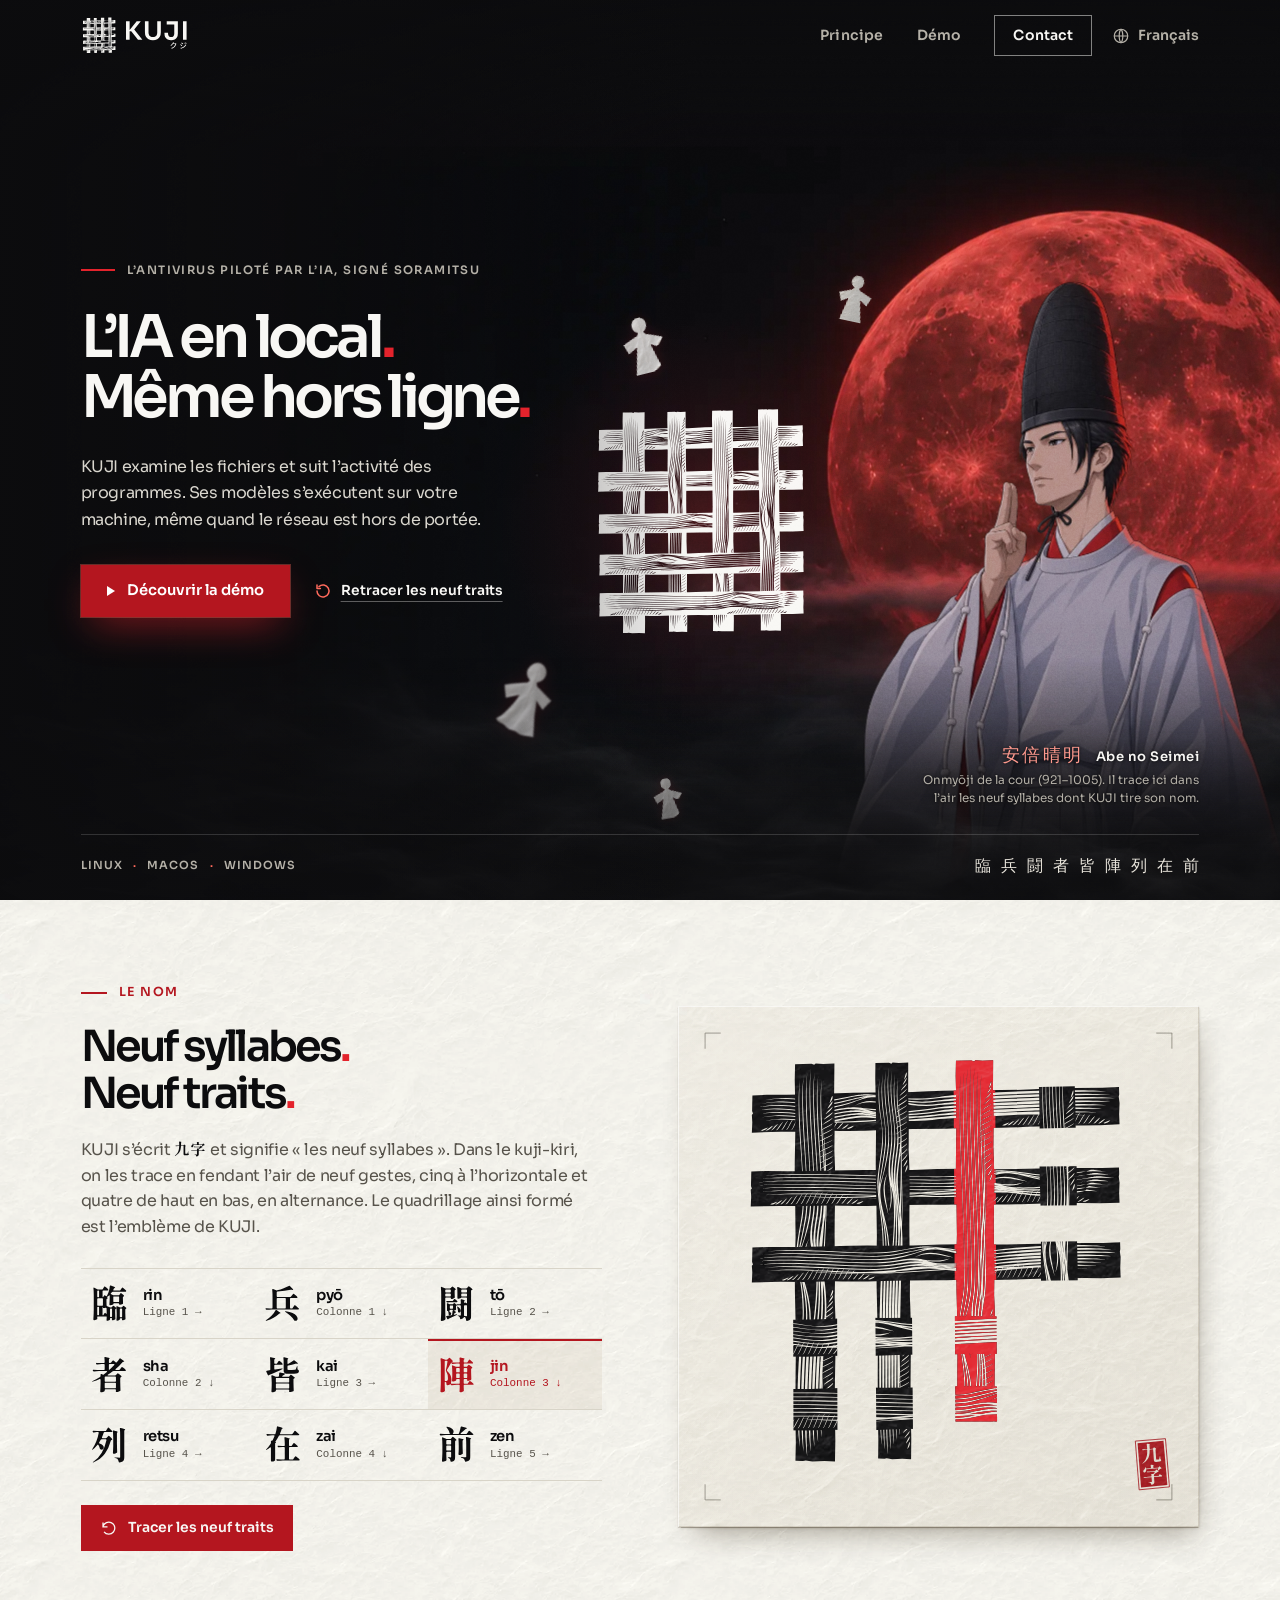
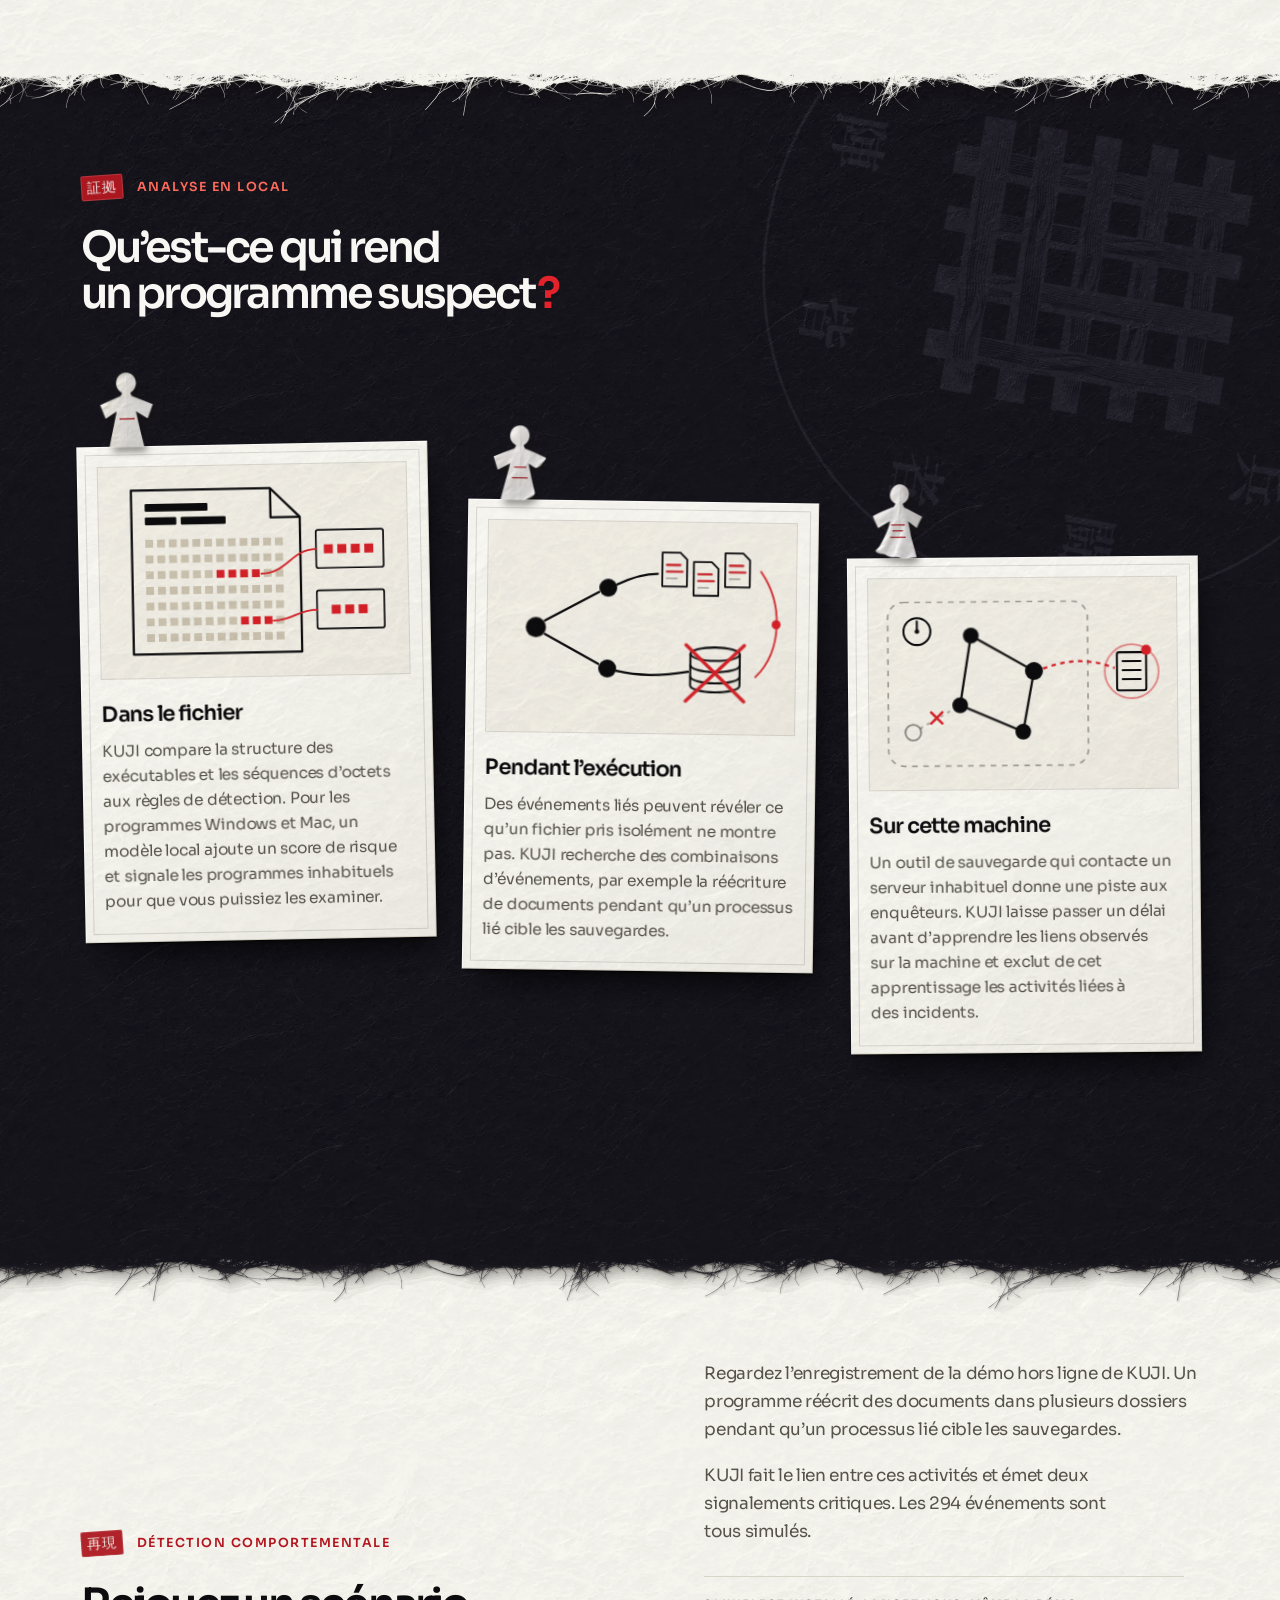
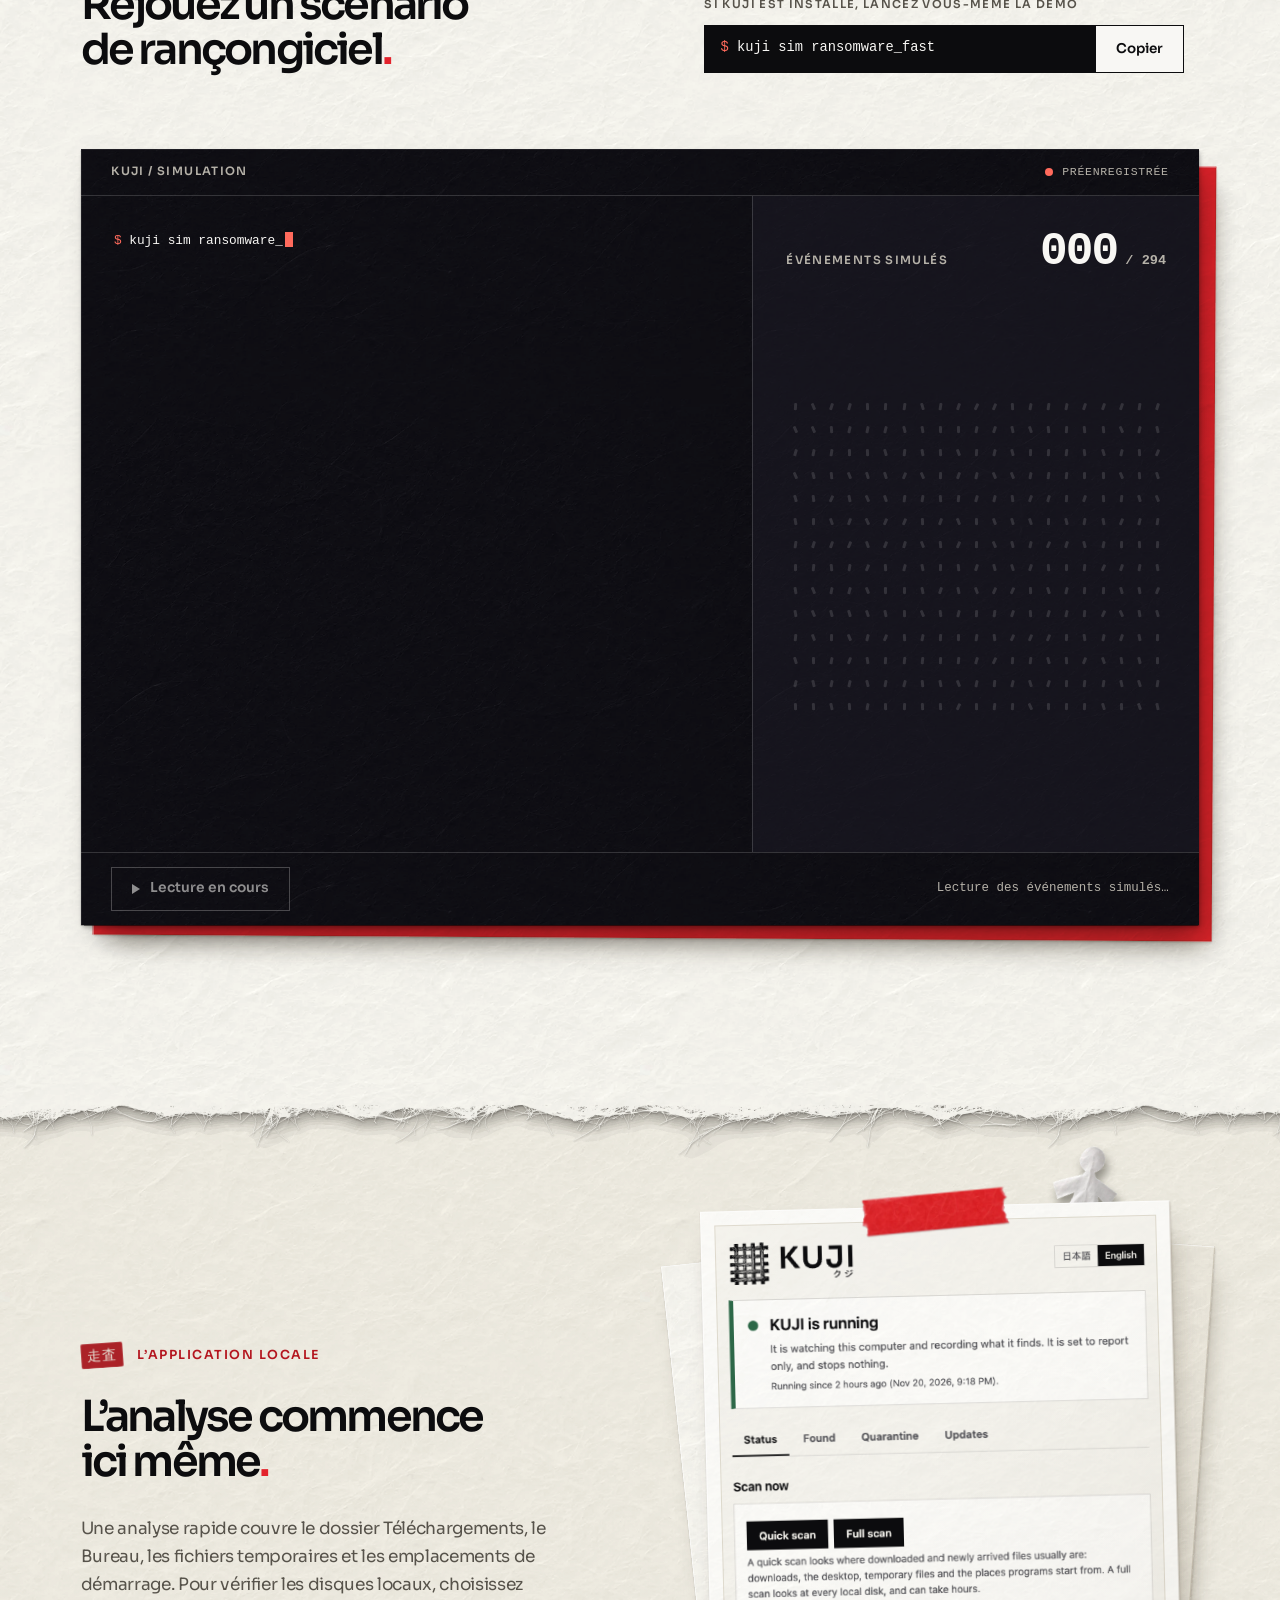
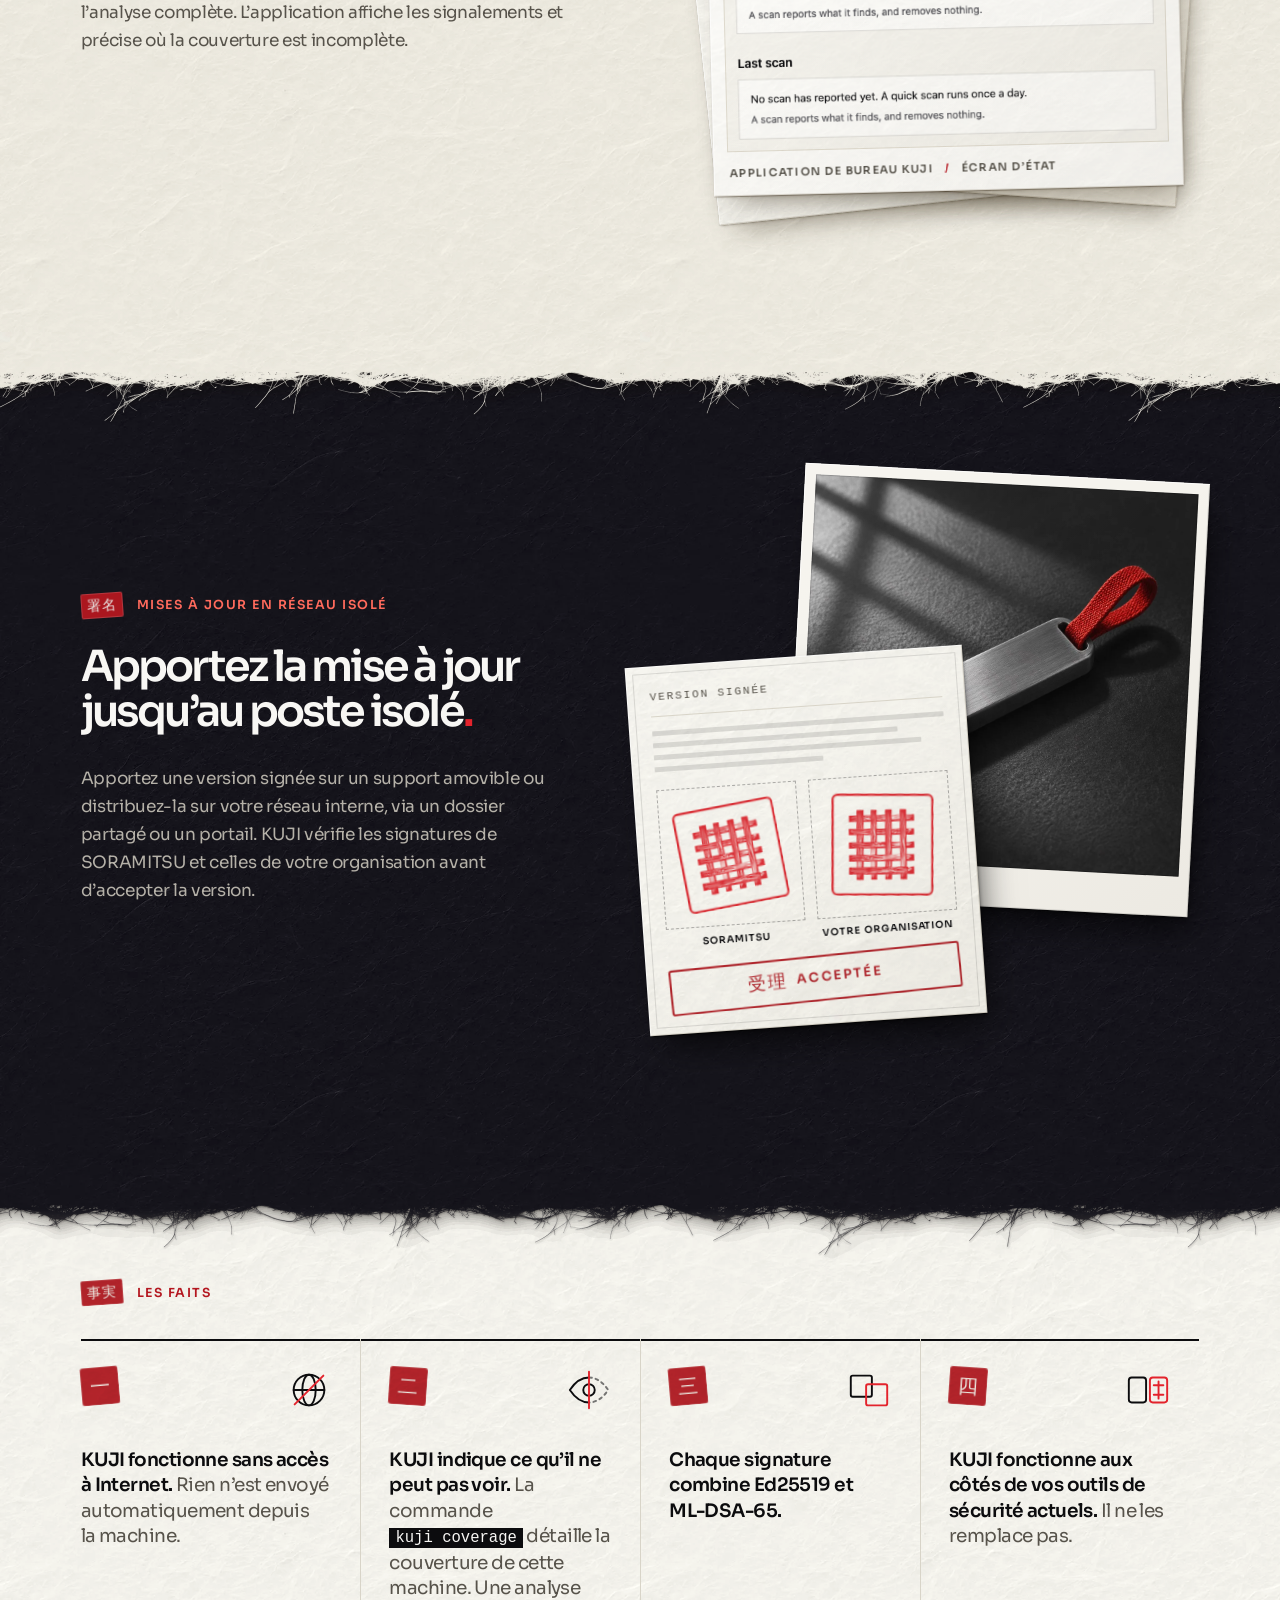
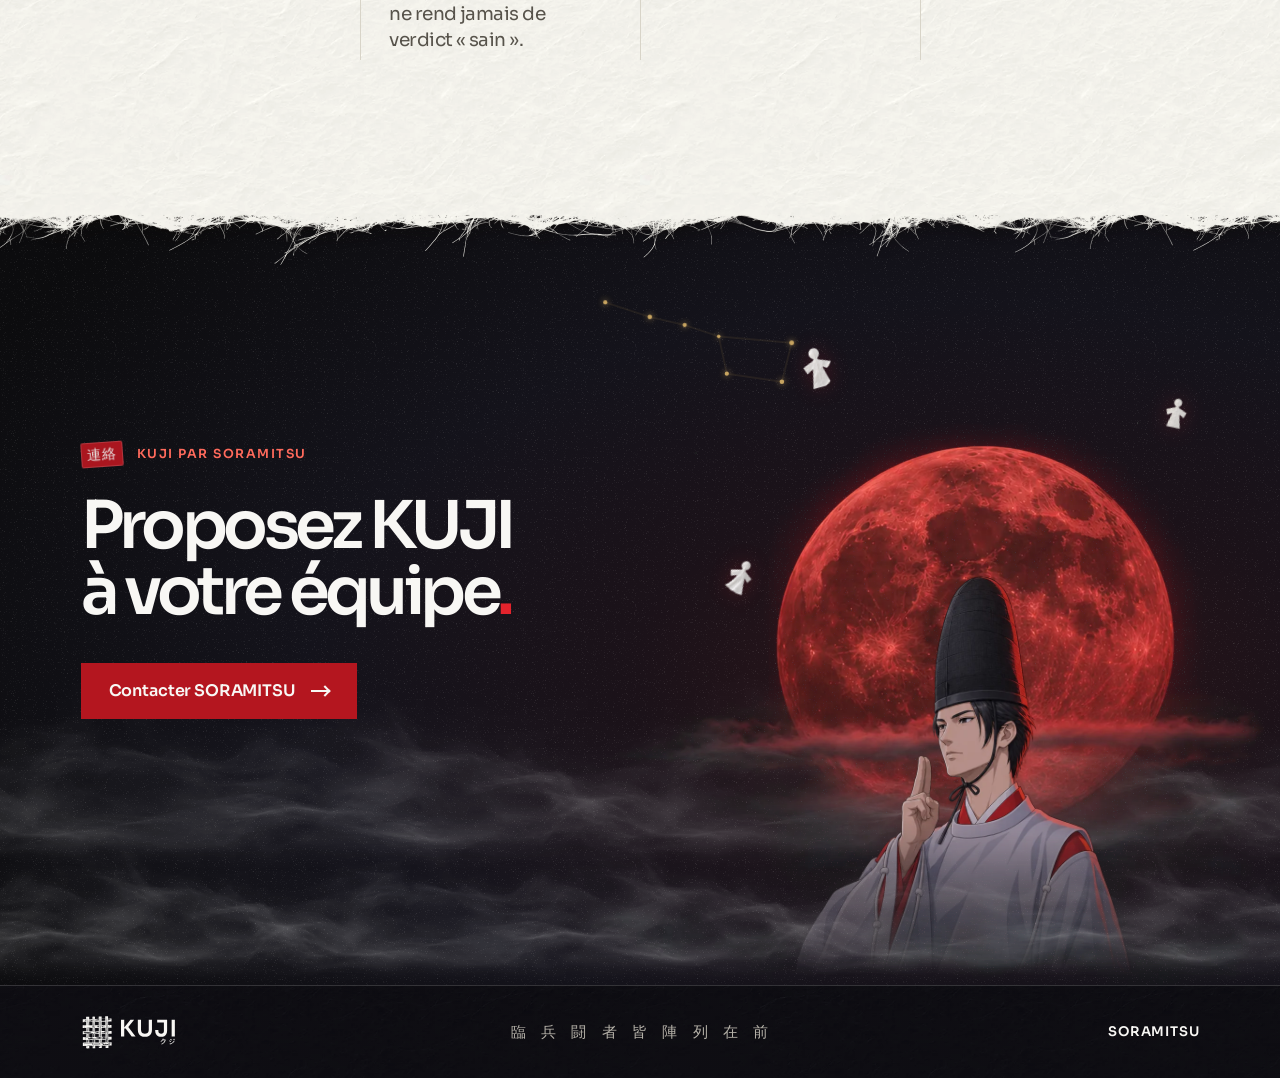
<file: fr/index.html>
<!doctype html>
<html lang="fr">
  <head>
    <meta charset="utf-8" />
    <meta name="viewport" content="width=device-width,initial-scale=1" />
    <meta name="theme-color" content="#0C0C0E" />
    <title>KUJI クジ | L’antivirus piloté par l’IA, signé SORAMITSU</title>
    <meta
      name="description"
      content="KUJI est un antivirus piloté par l’IA pour Windows, macOS et Linux. Il réunit sur votre ordinateur l’analyse de fichiers, la détection comportementale et l’apprentissage automatique, même hors ligne. Découvrez le système et rejouez une simulation de rançongiciel."
    />
    <meta property="og:title" content="KUJI · L’IA en local. Même hors ligne." />
    <meta
      property="og:description"
      content="Découvrez le système hors ligne de SORAMITSU pour les terminaux et rejouez sa simulation de rançongiciel."
    />
    <meta property="og:type" content="website" />
    <meta property="og:image" content="https://kuji.soramitsu.co.jp/assets/og.jpg" />
    <meta property="og:image:width" content="1200" />
    <meta property="og:image:height" content="630" />
    <meta
      property="og:image:alt"
      content="Abe no Seimei lève deux doigts devant une lune vermillon, à côté du quadrillage de KUJI formé de neuf traits."
    />
    <meta property="og:url" content="https://kuji.soramitsu.co.jp/fr/" />
    <meta property="og:locale" content="fr_FR" />
    <meta name="twitter:card" content="summary_large_image" />
    <link rel="canonical" href="https://kuji.soramitsu.co.jp/fr/" />
    <!-- ALTERNATES:START -->
    <link rel="alternate" hreflang="en" href="https://kuji.soramitsu.co.jp/" />
    <link rel="alternate" hreflang="ja" href="https://kuji.soramitsu.co.jp/ja/" />
    <link rel="alternate" hreflang="he" href="https://kuji.soramitsu.co.jp/he/" />
    <link rel="alternate" hreflang="ar" href="https://kuji.soramitsu.co.jp/ar/" />
    <link rel="alternate" hreflang="ru" href="https://kuji.soramitsu.co.jp/ru/" />
    <link rel="alternate" hreflang="fr" href="https://kuji.soramitsu.co.jp/fr/" />
    <link rel="alternate" hreflang="es" href="https://kuji.soramitsu.co.jp/es/" />
    <link rel="alternate" hreflang="pt" href="https://kuji.soramitsu.co.jp/pt/" />
    <link rel="alternate" hreflang="ur" href="https://kuji.soramitsu.co.jp/ur/" />
    <link rel="alternate" hreflang="bn" href="https://kuji.soramitsu.co.jp/bn/" />
    <link rel="alternate" hreflang="my" href="https://kuji.soramitsu.co.jp/my/" />
    <link rel="alternate" hreflang="km" href="https://kuji.soramitsu.co.jp/km/" />
    <link rel="alternate" hreflang="x-default" href="https://kuji.soramitsu.co.jp/" />
    <!-- ALTERNATES:END -->
    <link rel="icon" href="../assets/icon.svg" type="image/svg+xml" />
    <link
      rel="preload"
      as="font"
      type="font/woff2"
      href="../assets/sora-semibold.woff2"
      crossorigin
    />
    <link rel="preload" as="image" href="../assets/photo/sky.webp" />
    <link rel="preload" as="image" href="../assets/photo/seimei.webp" />
    <script>
      // Hold the words until the opening scene has played, and let go if its script never arrives.
      if (
        !matchMedia("(prefers-reduced-motion: reduce)").matches &&
        (!location.hash || location.hash === "#top")
      ) {
        document.documentElement.classList.add("intro-pending");
        window.kujiIntroBy = Date.now() + 4000;
        setTimeout(function () {
          if (!window.kujiHeroStarted) document.documentElement.classList.remove("intro-pending");
        }, 4000);
      }
    </script>
    <link rel="stylesheet" href="../style.css" />
    <link rel="stylesheet" href="../hero.css" />
    <link rel="stylesheet" href="../nine.css" />
    <link rel="stylesheet" href="../lang.css" />
    <script src="../hero.js" defer></script>
    <script src="../nine.js" defer></script>
    <script src="../page.js" defer></script>
  </head>
  <body>
    <a class="skip" href="#main">Aller au contenu</a>

    <svg class="sprite" aria-hidden="true" focusable="false">
      <defs>
        <symbol id="shiki" viewBox="0 0 100 140">
          <path
            style="fill: var(--doll-fill, #f8f7f4)"
            d="M50 2C60 2 67 10 67 20C67 28 62 34 56 37L59 43L97 58L88 82L67 70L78 134L22 134L33 70L12 82L3 58L41 43L44 37C38 34 33 28 33 20C33 10 40 2 50 2Z"
          />
          <path
            style="fill: var(--doll-shade, rgba(12, 12, 14, 0.07))"
            d="M50 2C60 2 67 10 67 20C67 28 62 34 56 37L59 43L97 58L88 82L67 70L78 134L50 134Z"
          />
          <path
            d="M50 38V133"
            fill="none"
            stroke-width="1"
            style="stroke: var(--doll-crease, rgba(12, 12, 14, 0.2))"
          />
        </symbol>
      </defs>
    </svg>

    <header class="mast">
      <a class="mast-home" href="#top" aria-label="Accueil de KUJI"
        ><img
          class="lockup"
          src="../assets/lockup-reversed.svg"
          width="118"
          height="45"
          alt=""
      /></a>
      <nav aria-label="Navigation principale">
        <a href="#system">Principe</a><a href="#demo">Démo</a
        ><a
          class="nav-contact"
          href="mailto:service@soramitsu.co.jp?subject=KUJI%20enquiry"
          >Contact</a
        >
      </nav>
      <details class="lang">
        <summary
          ><svg class="lang-globe" viewBox="0 0 24 24" width="18" height="18" aria-hidden="true" focusable="false"><circle cx="12" cy="12" r="9"/><path d="M3 12h18M12 3c3.200 3.300 3.200 14.700 0 18M12 3c-3.200 3.300-3.200 14.700 0 18"/></svg
          ><span class="sr-only">Langue : </span
          ><!-- CURRENT:START --><span class="lang-current" lang="fr" translate="no">Français</span><!-- CURRENT:END --></summary
        >
        <!-- LANGS:START -->
        <ul class="lang-list" translate="no">
          <li><a href="../" hreflang="en" lang="en">English</a></li>
          <li><a href="../ja/" hreflang="ja" lang="ja">日本語</a></li>
          <li><a href="../he/" hreflang="he" lang="he" dir="rtl">עברית</a></li>
          <li><a href="../ar/" hreflang="ar" lang="ar" dir="rtl">العربية</a></li>
          <li><a href="../ru/" hreflang="ru" lang="ru">Русский</a></li>
          <li><a href="../fr/" hreflang="fr" lang="fr" aria-current="page">Français</a></li>
          <li><a href="../es/" hreflang="es" lang="es">Español</a></li>
          <li><a href="../pt/" hreflang="pt" lang="pt-BR">Português</a></li>
          <li><a href="../ur/" hreflang="ur" lang="ur" dir="rtl">اردو</a></li>
          <li><a href="../bn/" hreflang="bn" lang="bn">বাংলা</a></li>
          <li><a href="../my/" hreflang="my" lang="my">မြန်မာ</a></li>
          <li><a href="../km/" hreflang="km" lang="km">ខ្មែរ</a></li>
        </ul>
        <!-- LANGS:END -->
      </details>
      <span class="mast-progress" aria-hidden="true"></span>
    </header>

    <main id="main">
      <section class="hero" id="top" aria-labelledby="hero-title">
        <!-- HERO:START -->
<div class="hero-stage" aria-hidden="true">
  <div class="hs-world">
    <img class="hs-l" id="hs-sky" data-depth=".3" style="--x:106;--y:-69;--w:1676;--h:1117" src="../assets/photo/sky.webp" width="1536" height="1024" alt="" decoding="async" fetchpriority="high" />
    <img class="hs-l hs-soft" id="hs-sky-soft" data-depth=".3" style="--x:106;--y:-69;--w:1676;--h:1117" src="../assets/photo/sky-soft.webp" width="640" height="427" alt="" decoding="async" />
    <div class="hs-l hs-mist hs-mist-far" data-depth=".16" style="--x:-2800;--y:520;--w:6804;--h:420;--n:3400;--tiles:6"><i></i></div>
    <img class="hs-l hs-soft" id="hs-seimei-soft" style="--x:872;--y:92;--w:708;--h:1062" src="../assets/photo/seimei-soft.webp" width="341" height="512" alt="" decoding="async" />
    <img class="hs-l" id="hs-seimei" style="--x:872;--y:92;--w:708;--h:1062" src="../assets/photo/seimei.webp" width="1024" height="1536" alt="" decoding="async" fetchpriority="high" />
    <img class="hs-l hs-blink" style="--x:1163.08;--y:351.97;--w:72.6;--h:36.64" src="../assets/photo/seimei-eyes.webp" width="105" height="53" alt="" decoding="async" />
    <div class="hs-l hs-floor" style="--x:-4000;--y:650;--w:9600;--h:3600;--n:480"></div>
  </div>
  <div class="hs-veil" id="hs-veil"></div>

  <svg class="hero-svg" id="hero-svg" viewBox="-182 -86 1690 1056" preserveAspectRatio="xMaxYMax slice" focusable="false">
    <defs>
      <radialGradient id="h-latglow">
        <stop offset="0" stop-color="#E3232C" stop-opacity=".5"/>
        <stop offset=".5" stop-color="#E3232C" stop-opacity=".16"/>
        <stop offset="1" stop-color="#E3232C" stop-opacity="0"/>
      </radialGradient>
      <radialGradient id="h-flashfill">
        <stop offset="0" stop-color="#FFF4EC" stop-opacity=".85"/>
        <stop offset=".3" stop-color="#FF8A78" stop-opacity=".4"/>
        <stop offset="1" stop-color="#E3232C" stop-opacity="0"/>
      </radialGradient>
      <clipPath id="h-reveal">
        <polygon class="h-clip" points="0,0 358,0 358,376 0,376"/>
        <polygon class="h-clip" points="0,0 358,0 358,376 0,376"/>
        <polygon class="h-clip" points="0,0 358,0 358,376 0,376"/>
        <polygon class="h-clip" points="0,0 358,0 358,376 0,376"/>
        <polygon class="h-clip" points="0,0 358,0 358,376 0,376"/>
        <polygon class="h-clip" points="0,0 358,0 358,376 0,376"/>
        <polygon class="h-clip" points="0,0 358,0 358,376 0,376"/>
        <polygon class="h-clip" points="0,0 358,0 358,376 0,376"/>
        <polygon class="h-clip" points="0,0 358,0 358,376 0,376"/>
      </clipPath>
    </defs>

    <g id="h-kanji" fill="#E3232C">
      <use class="h-kj" href="../assets/seals.svg#seal-1" x="-150" y="-150" width="300" height="300"/>
      <use class="h-kj" href="../assets/seals.svg#seal-2" x="-150" y="-150" width="300" height="300"/>
      <use class="h-kj" href="../assets/seals.svg#seal-3" x="-150" y="-150" width="300" height="300"/>
      <use class="h-kj" href="../assets/seals.svg#seal-4" x="-150" y="-150" width="300" height="300"/>
      <use class="h-kj" href="../assets/seals.svg#seal-5" x="-150" y="-150" width="300" height="300"/>
      <use class="h-kj" href="../assets/seals.svg#seal-6" x="-150" y="-150" width="300" height="300"/>
      <use class="h-kj" href="../assets/seals.svg#seal-7" x="-150" y="-150" width="300" height="300"/>
      <use class="h-kj" href="../assets/seals.svg#seal-8" x="-150" y="-150" width="300" height="300"/>
      <use class="h-kj" href="../assets/seals.svg#seal-9" x="-150" y="-150" width="300" height="300"/>
    </g>

    <g id="h-lattice" transform="translate(745 470) scale(.82) translate(-179 -188)">
      <circle id="h-latglow-c" cx="179" cy="188" r="330" fill="url(#h-latglow)"/>
      <circle id="h-ring" cx="179" cy="188" r="10" fill="none" stroke="#FF6A5C" stroke-width="1.6" opacity="0"/>
      <circle id="h-flash" cx="179" cy="188" r="420" fill="url(#h-flashfill)" opacity="0"/>
      <g id="h-halos" fill="none" stroke-linecap="round"></g>
      <g clip-path="url(#h-reveal)">
        <image id="h-mark" href="../assets/mark-reversed.svg" width="358" height="376"/>
      </g>
      <g id="h-cores" fill="none" stroke-linecap="round">
        <path class="h-core" d="M12 57L341 50"/>
        <path class="h-core" d="M68 12L69 368"/>
        <path class="h-core" d="M11 124L341 121"/>
        <path class="h-core" d="M137 11L140 366"/>
        <path class="h-core" d="M12 192L342 188"/>
        <path class="h-core" d="M211 9L213 365"/>
        <path class="h-core" d="M13 258L342 253"/>
        <path class="h-core" d="M284.500 7L289.500 364"/>
        <path class="h-core" d="M13 322L342 318"/>
      </g>
    </g>

    <path id="h-sparks-glow" fill="none" stroke-linecap="round" d=""/>
    <path id="h-sparks" fill="none" stroke-linecap="round" d=""/>
  </svg>

  <img class="hs-hand" id="hs-hand" data-tip-x="200" data-tip-y="392" data-angle="26.1" data-unit="0.215" src="../assets/photo/hand.webp" width="1836" height="2600" alt="" decoding="async" />
  <img class="hs-hand hs-hand-lit" id="hs-hand-lit" src="../assets/photo/hand-tip.webp" width="1010" height="1200" alt="" decoding="async" />

  <div class="hs-world hs-world-front">
    <div class="hs-l hs-mist hs-mist-near" data-depth="-.22" style="--x:-2600;--y:690;--w:6804;--h:360;--n:3400;--tiles:7"><i></i></div>
    <div class="hs-l hs-motes" data-depth="-.12" style="--x:380;--y:60;--w:1240;--h:860;--n:1240"><i style="--mx:17.5%;--my:71.8%;--ms:0.83%;--mo:0.61;--md:11.2s;--mw:-15.1s;--mdx:2%"></i><i style="--mx:19.3%;--my:59.1%;--ms:0.94%;--mo:0.36;--md:18.3s;--mw:-8.1s;--mdx:-2%"></i><i style="--mx:76.6%;--my:36.1%;--ms:0.52%;--mo:0.37;--md:19.0s;--mw:-14.0s;--mdx:1%"></i><i style="--mx:59.9%;--my:20.7%;--ms:0.60%;--mo:0.62;--md:10.2s;--mw:-18.1s;--mdx:-1%"></i><i style="--mx:4.2%;--my:75.8%;--ms:0.42%;--mo:0.79;--md:9.2s;--mw:-3.1s;--mdx:3%"></i><i style="--mx:34.2%;--my:55.8%;--ms:0.49%;--mo:0.37;--md:17.7s;--mw:-4.5s;--mdx:-2%"></i><i style="--mx:21.6%;--my:93.6%;--ms:1.02%;--mo:0.77;--md:16.6s;--mw:-11.0s;--mdx:3%"></i><i style="--mx:8.7%;--my:61.7%;--ms:0.77%;--mo:0.56;--md:12.4s;--mw:-2.8s;--mdx:2%"></i><i style="--mx:40.5%;--my:46.5%;--ms:0.69%;--mo:0.56;--md:18.9s;--mw:-7.3s;--mdx:-3%"></i><i style="--mx:80.4%;--my:30.4%;--ms:0.89%;--mo:0.89;--md:9.0s;--mw:-1.3s;--mdx:2%"></i><i style="--mx:72.3%;--my:35.3%;--ms:0.81%;--mo:0.66;--md:15.2s;--mw:-3.4s;--mdx:-2%"></i><i style="--mx:60.9%;--my:83.0%;--ms:0.60%;--mo:0.77;--md:18.3s;--mw:-4.7s;--mdx:-2%"></i><i style="--mx:8.2%;--my:81.5%;--ms:0.93%;--mo:0.56;--md:15.8s;--mw:-12.8s;--mdx:3%"></i><i style="--mx:92.1%;--my:49.7%;--ms:1.09%;--mo:0.88;--md:14.9s;--mw:-16.8s;--mdx:1%"></i><i style="--mx:49.6%;--my:70.0%;--ms:1.05%;--mo:0.49;--md:14.6s;--mw:-8.3s;--mdx:1%"></i><i style="--mx:74.7%;--my:55.7%;--ms:0.98%;--mo:0.38;--md:11.6s;--mw:-5.5s;--mdx:1%"></i></div>
    <span class="hs-doll" data-depth=".1" style="--x:668;--y:238;--r:-14;--s:.56"><img src="../assets/photo/doll-2.webp" width="700" height="980" alt="" decoding="async" /></span>
    <span class="hs-doll hs-doll-far" data-depth=".22" style="--x:946;--y:176;--r:12;--s:.46"><img src="../assets/photo/doll-1.webp" width="700" height="980" alt="" decoding="async" /></span>
    <span class="hs-doll hs-doll-near" data-depth="-.2" style="--x:512;--y:704;--r:18;--s:.74"><img src="../assets/photo/doll-3.webp" width="700" height="980" alt="" decoding="async" /></span>
    <span class="hs-doll hs-doll-far" data-depth=".16" style="--x:700;--y:836;--r:-10;--s:.4;--ny:730"><img src="../assets/photo/doll-2.webp" width="700" height="980" alt="" decoding="async" /></span>
  </div>
  <div class="hs-grain"></div>
  <div class="hs-vignette"></div>
</div>
<div class="hero-scrim" aria-hidden="true"></div>

<p class="hero-card" aria-hidden="true"><span lang="ja">安倍晴明</span><b>Abe no Seimei</b></p>

<div class="hero-copy">
  <p class="hero-eyebrow"><span></span>L’antivirus piloté par l’IA, signé SORAMITSU</p>
  <h1 id="hero-title">L’IA en local<span>.</span><br />Même hors ligne<span>.</span></h1>
  <p class="hero-intro">
    KUJI examine les fichiers et suit l’activité des programmes. Ses modèles s’exécutent sur votre machine, même quand le réseau est hors de portée.
  </p>
  <div class="hero-actions">
    <a class="hero-button" href="#demo"><span class="hero-play" aria-hidden="true"></span>Découvrir la démo</a>
    <button class="hero-replay" id="hero-replay" type="button" hidden>
      <svg viewBox="0 0 24 24" width="18" height="18" aria-hidden="true" focusable="false"><path fill="none" stroke="currentColor" stroke-width="2" stroke-linecap="round" stroke-linejoin="round" d="M4 12a8 8 0 1 0 2.6-5.900M4 4v4.500h4.500"/></svg> Retracer les neuf traits
    </button>
  </div>
</div>

<p class="hero-plate">
  <span lang="ja">安倍晴明</span> Abe no Seimei <small>Onmyōji de la cour (921–1005). Il trace ici dans l’air les neuf syllabes dont KUJI tire son nom.</small>
</p>

<div class="hero-foot">
  <span translate="no">Linux <b>·</b> macOS <b>·</b> Windows</span>
  <span class="hero-chant" lang="ja"><i>臨</i><i>兵</i><i>闘</i><i>者</i><i>皆</i><i>陣</i><i>列</i><i>在</i><i>前</i></span>
</div>

<button class="hero-skip" id="hero-skip" type="button" hidden>Passer l’intro</button>
<!-- HERO:END -->
      </section>
      <!-- NINE:START -->
<section class="nine" id="nine" aria-labelledby="nine-title">
  <div class="nine-layout">
    <div class="nine-intro">
      <p class="nine-label">Le nom</p>
      <h2 class="nine-title" id="nine-title">Neuf syllabes<span>.</span><br />Neuf traits<span>.</span></h2>
      <p class="nine-description">
        KUJI s’écrit <span class="nine-name" lang="ja"><span class="nine-spoken">九字</span><svg viewBox="0 0 2000 1000" aria-hidden="true"><use href="../assets/seals.svg#seal-ku" width="1000" height="1000"/><use href="../assets/seals.svg#seal-ji" x="1000" width="1000" height="1000"/></svg></span> et signifie « les neuf syllabes ». Dans le kuji-kiri, on les trace en fendant l’air de neuf gestes, cinq à l’horizontale et quatre de haut en bas, en alternance. Le quadrillage ainsi formé est l’emblème de KUJI.
      </p>
    </div>

    <svg class="nine-print" viewBox="0 0 500 500" role="img" aria-labelledby="nine-print-title">
      <title id="nine-print-title">Le quadrillage gravé de KUJI, formé de cinq traits horizontaux et de quatre traits verticaux</title>
      <path class="nine-register" fill="none" d="M26 41V26H41 M459 26H474V41 M474 459V474H459 M41 474H26V459" />
      <svg class="nine-ghost" x="18" y="18" width="464" height="464" viewBox="0 0 1000 1000" aria-hidden="true">
        <use href="../assets/seals.svg#seal-1" width="1000" height="1000" />
      </svg>
      <svg x="58" y="42" width="384" height="404" viewBox="0 0 358 376">
        <defs>
          <image id="nine-impression" href="../assets/mark.svg" width="358" height="376" />
          <filter id="nine-color" x="0" y="0" width="100%" height="100%" color-interpolation-filters="sRGB">
            <feFlood class="nine-pigment" flood-color="#E3232C" />
            <feComposite in2="SourceGraphic" operator="in" />
          </filter>
          <clipPath id="nine-drawn"></clipPath>
          <clipPath id="nine-current"><rect x="-1.5" y="-1.5" width="0" height="35" /></clipPath>
        </defs>
        <use class="nine-ink" href="#nine-impression" />
        <g class="nine-vermilion" clip-path="url(#nine-current)">
          <use href="#nine-impression" filter="url(#nine-color)" />
        </g>
      </svg>
      <g class="nine-chop" transform="translate(440 419) rotate(-4)">
        <path fill="currentColor" d="M1 .8 26 0 26.8 42.6 1.4 43.2Z" />
        <path fill="none" stroke="currentColor" stroke-width=".8" d="m-1-1.5 29-.3.6 46.4-29.2.8Z" />
        <g class="nine-chop-type">
          <use href="../assets/seals.svg#seal-ku" x="3" y="1" width="21" height="21" />
          <use href="../assets/seals.svg#seal-ji" x="3" y="21" width="21" height="21" />
        </g>
      </g>
      <pattern id="nine-fibre-tile" patternUnits="userSpaceOnUse" width="560" height="560">
        <image href="../assets/photo/ink-fibre.webp" width="560" height="560" />
      </pattern>
      <rect class="nine-fibre" width="500" height="500" fill="url(#nine-fibre-tile)" />
    </svg>

    <div class="nine-controls">
      <div class="nine-grid">
        <button class="nine-cut" type="button" disabled>
          <span class="nine-glyph" lang="ja"><span class="nine-spoken">臨</span><svg viewBox="0 0 1000 1000" aria-hidden="true"><use href="../assets/seals.svg#seal-1"/></svg></span>
          <span class="nine-caption"><span class="nine-reading">rin</span><span class="nine-direction">Ligne 1 →</span></span>
        </button>
        <button class="nine-cut" type="button" disabled>
          <span class="nine-glyph" lang="ja"><span class="nine-spoken">兵</span><svg viewBox="0 0 1000 1000" aria-hidden="true"><use href="../assets/seals.svg#seal-2"/></svg></span>
          <span class="nine-caption"><span class="nine-reading">pyō</span><span class="nine-direction">Colonne 1 ↓</span></span>
        </button>
        <button class="nine-cut" type="button" disabled>
          <span class="nine-glyph" lang="ja"><span class="nine-spoken">闘</span><svg viewBox="0 0 1000 1000" aria-hidden="true"><use href="../assets/seals.svg#seal-3"/></svg></span>
          <span class="nine-caption"><span class="nine-reading">tō</span><span class="nine-direction">Ligne 2 →</span></span>
        </button>
        <button class="nine-cut" type="button" disabled>
          <span class="nine-glyph" lang="ja"><span class="nine-spoken">者</span><svg viewBox="0 0 1000 1000" aria-hidden="true"><use href="../assets/seals.svg#seal-4"/></svg></span>
          <span class="nine-caption"><span class="nine-reading">sha</span><span class="nine-direction">Colonne 2 ↓</span></span>
        </button>
        <button class="nine-cut" type="button" disabled>
          <span class="nine-glyph" lang="ja"><span class="nine-spoken">皆</span><svg viewBox="0 0 1000 1000" aria-hidden="true"><use href="../assets/seals.svg#seal-5"/></svg></span>
          <span class="nine-caption"><span class="nine-reading">kai</span><span class="nine-direction">Ligne 3 →</span></span>
        </button>
        <button class="nine-cut" type="button" disabled>
          <span class="nine-glyph" lang="ja"><span class="nine-spoken">陣</span><svg viewBox="0 0 1000 1000" aria-hidden="true"><use href="../assets/seals.svg#seal-6"/></svg></span>
          <span class="nine-caption"><span class="nine-reading">jin</span><span class="nine-direction">Colonne 3 ↓</span></span>
        </button>
        <button class="nine-cut" type="button" disabled>
          <span class="nine-glyph" lang="ja"><span class="nine-spoken">列</span><svg viewBox="0 0 1000 1000" aria-hidden="true"><use href="../assets/seals.svg#seal-7"/></svg></span>
          <span class="nine-caption"><span class="nine-reading">retsu</span><span class="nine-direction">Ligne 4 →</span></span>
        </button>
        <button class="nine-cut" type="button" disabled>
          <span class="nine-glyph" lang="ja"><span class="nine-spoken">在</span><svg viewBox="0 0 1000 1000" aria-hidden="true"><use href="../assets/seals.svg#seal-8"/></svg></span>
          <span class="nine-caption"><span class="nine-reading">zai</span><span class="nine-direction">Colonne 4 ↓</span></span>
        </button>
        <button class="nine-cut" type="button" disabled>
          <span class="nine-glyph" lang="ja"><span class="nine-spoken">前</span><svg viewBox="0 0 1000 1000" aria-hidden="true"><use href="../assets/seals.svg#seal-9"/></svg></span>
          <span class="nine-caption"><span class="nine-reading">zen</span><span class="nine-direction">Ligne 5 →</span></span>
        </button>
      </div>
      <button class="nine-replay" type="button" disabled>
        <svg width="18" height="18" viewBox="0 0 24 24" fill="none" stroke="currentColor" stroke-width="1.7" aria-hidden="true"><path d="M4 10a8 8 0 1 1 1.4 7.1M4 4.5v6h6"/></svg> Tracer les neuf traits
      </button>
    </div>
  </div>
</section>
<!-- NINE:END -->

      <section
        class="band dark system"
        id="system"
        aria-labelledby="system-title"
        data-live
      >
        <img
          class="system-emblem"
          src="../assets/emblem-reversed.svg"
          alt=""
          width="512"
          height="512"
          loading="lazy"
        />
        <div class="wrap">
          <header class="sec-head" data-reveal>
            <p class="section-label">
              <span class="jp" lang="ja" aria-hidden="true">証拠</span>Analyse en local
            </p>
            <h2 id="system-title">
              Qu’est-ce qui rend<br />un programme suspect <span>?</span>
            </h2>
          </header>

          <ol class="evidence" role="list">
            <li class="evi" data-reveal="card" style="--i: 0">
              <span class="evi-doll" aria-hidden="true"
                ><img class="pdoll" src="../assets/photo/doll-1-240.webp" alt="" width="240" height="336" loading="lazy" decoding="async"
                /><span class="doll-num" lang="ja">一</span></span
              >
              <div class="vis" aria-hidden="true">
                <svg class="v v-file" viewBox="0 0 260 170" focusable="false">
                  <path
                    d="M22 12H146L172 38V158H22Z"
                    fill="#fff"
                    stroke="#0C0C0E"
                    stroke-width="2"
                    stroke-linejoin="round"
                  />
                  <path
                    d="M146 12V38H172"
                    fill="none"
                    stroke="#0C0C0E"
                    stroke-width="2"
                    stroke-linejoin="round"
                  />
                  <g fill="#0C0C0E">
                    <rect x="34" y="24" width="56" height="7" rx="1" />
                    <rect x="34" y="36" width="28" height="7" rx="1" />
                    <rect x="66" y="36" width="40" height="7" rx="1" />
                  </g>
                  <g fill="#D7D1C3"><rect x="34" y="56" width="7" height="7"/><rect x="44.5" y="56" width="7" height="7"/><rect x="55" y="56" width="7" height="7"/><rect x="65.5" y="56" width="7" height="7"/><rect x="76" y="56" width="7" height="7"/><rect x="86.5" y="56" width="7" height="7"/><rect x="97" y="56" width="7" height="7"/><rect x="107.5" y="56" width="7" height="7"/><rect x="118" y="56" width="7" height="7"/><rect x="128.5" y="56" width="7" height="7"/><rect x="139" y="56" width="7" height="7"/><rect x="149.5" y="56" width="7" height="7"/><rect x="34" y="70" width="7" height="7"/><rect x="44.5" y="70" width="7" height="7"/><rect x="55" y="70" width="7" height="7"/><rect x="65.5" y="70" width="7" height="7"/><rect x="76" y="70" width="7" height="7"/><rect x="86.5" y="70" width="7" height="7"/><rect x="97" y="70" width="7" height="7"/><rect x="107.5" y="70" width="7" height="7"/><rect x="118" y="70" width="7" height="7"/><rect x="128.5" y="70" width="7" height="7"/><rect x="139" y="70" width="7" height="7"/><rect x="149.5" y="70" width="7" height="7"/><rect x="34" y="84" width="7" height="7"/><rect x="44.5" y="84" width="7" height="7"/><rect x="55" y="84" width="7" height="7"/><rect x="65.5" y="84" width="7" height="7"/><rect x="76" y="84" width="7" height="7"/><rect x="86.5" y="84" width="7" height="7"/><rect x="139" y="84" width="7" height="7"/><rect x="149.5" y="84" width="7" height="7"/><rect x="34" y="98" width="7" height="7"/><rect x="44.5" y="98" width="7" height="7"/><rect x="55" y="98" width="7" height="7"/><rect x="65.5" y="98" width="7" height="7"/><rect x="76" y="98" width="7" height="7"/><rect x="86.5" y="98" width="7" height="7"/><rect x="97" y="98" width="7" height="7"/><rect x="107.5" y="98" width="7" height="7"/><rect x="118" y="98" width="7" height="7"/><rect x="128.5" y="98" width="7" height="7"/><rect x="139" y="98" width="7" height="7"/><rect x="149.5" y="98" width="7" height="7"/><rect x="34" y="112" width="7" height="7"/><rect x="44.5" y="112" width="7" height="7"/><rect x="55" y="112" width="7" height="7"/><rect x="65.5" y="112" width="7" height="7"/><rect x="76" y="112" width="7" height="7"/><rect x="86.5" y="112" width="7" height="7"/><rect x="97" y="112" width="7" height="7"/><rect x="107.5" y="112" width="7" height="7"/><rect x="118" y="112" width="7" height="7"/><rect x="128.5" y="112" width="7" height="7"/><rect x="139" y="112" width="7" height="7"/><rect x="149.5" y="112" width="7" height="7"/><rect x="34" y="126" width="7" height="7"/><rect x="44.5" y="126" width="7" height="7"/><rect x="55" y="126" width="7" height="7"/><rect x="65.5" y="126" width="7" height="7"/><rect x="76" y="126" width="7" height="7"/><rect x="86.5" y="126" width="7" height="7"/><rect x="97" y="126" width="7" height="7"/><rect x="107.5" y="126" width="7" height="7"/><rect x="149.5" y="126" width="7" height="7"/><rect x="34" y="140" width="7" height="7"/><rect x="44.5" y="140" width="7" height="7"/><rect x="55" y="140" width="7" height="7"/><rect x="65.5" y="140" width="7" height="7"/><rect x="76" y="140" width="7" height="7"/><rect x="86.5" y="140" width="7" height="7"/><rect x="97" y="140" width="7" height="7"/><rect x="107.5" y="140" width="7" height="7"/><rect x="118" y="140" width="7" height="7"/><rect x="128.5" y="140" width="7" height="7"/><rect x="139" y="140" width="7" height="7"/><rect x="149.5" y="140" width="7" height="7"/></g>
                  <g class="a-hit h1" fill="#E3232C"><rect x="97" y="84" width="7" height="7"/><rect x="107.5" y="84" width="7" height="7"/><rect x="118" y="84" width="7" height="7"/><rect x="128.5" y="84" width="7" height="7"/></g>
                  <g class="a-hit h2" fill="#E3232C"><rect x="118" y="126" width="7" height="7"/><rect x="128.5" y="126" width="7" height="7"/><rect x="139" y="126" width="7" height="7"/></g>
                  <g fill="none" stroke="#0C0C0E" stroke-width="1.5">
                    <rect x="186" y="50" width="60" height="34" rx="2" fill="#fff" />
                    <rect x="186" y="104" width="60" height="34" rx="2" fill="#fff" />
                  </g>
                  <g class="rc rc1" fill="#E3232C">
                    <rect x="193" y="63" width="8" height="8" />
                    <rect x="205" y="63" width="8" height="8" />
                    <rect x="217" y="63" width="8" height="8" />
                    <rect x="229" y="63" width="8" height="8" />
                  </g>
                  <g class="rc rc2" fill="#E3232C">
                    <rect x="199" y="117" width="8" height="8" />
                    <rect x="211" y="117" width="8" height="8" />
                    <rect x="223" y="117" width="8" height="8" />
                  </g>
                  <g
                    fill="none"
                    stroke="#E3232C"
                    stroke-width="1.6"
                    stroke-linecap="round"
                  >
                    <path class="a-draw c1" pathLength="1" d="M137 88C160 88 164 67 186 67" />
                    <path class="a-draw c2" pathLength="1" d="M147 130C165 130 168 121 186 121" />
                  </g>
                  <g class="scan" opacity="0">
                    <rect x="22" y="-16" width="150" height="16" fill="#E3232C" opacity=".12" />
                    <rect x="22" y="-7" width="150" height="7" fill="#E3232C" opacity=".18" />
                    <rect x="18" y="0" width="158" height="2" fill="#E3232C" />
                  </g>
                </svg>
              </div>
              <h3>Dans le fichier</h3>
              <p>
                KUJI compare la structure des exécutables et les séquences d’octets aux règles de détection. Pour les programmes Windows et Mac, un modèle local ajoute un score de risque et signale les programmes inhabituels pour que vous puissiez les examiner.
              </p>
            </li>

            <li class="evi" data-reveal="card" style="--i: 1">
              <span class="evi-doll" aria-hidden="true"
                ><img class="pdoll" src="../assets/photo/doll-2-240.webp" alt="" width="240" height="336" loading="lazy" decoding="async"
                /><span class="doll-num" lang="ja">二</span></span
              >
              <div class="vis" aria-hidden="true">
                <svg class="v v-run" viewBox="0 0 260 170" focusable="false">
                  <g
                    fill="none"
                    stroke="#0C0C0E"
                    stroke-width="2"
                    stroke-linecap="round"
                  >
                    <path class="a-draw e1" pathLength="1" d="M44 80L92 54" />
                    <path class="a-draw e2" pathLength="1" d="M44 92L92 118" />
                    <path class="a-draw e3" pathLength="1" d="M108 47C122 40 132 37 144 37" />
                    <path class="a-draw e4" pathLength="1" d="M108 124C130 129 150 128 172 124" />
                  </g>
                  <g fill="#0C0C0E">
                    <circle class="a-pop n1" cx="36" cy="86" r="9" />
                    <circle class="a-pop n2" cx="100" cy="50" r="8" />
                    <circle class="a-pop n3" cx="100" cy="122" r="8" />
                  </g>
                  <g
                    class="a-fade docs"
                    fill="#fff"
                    stroke="#0C0C0E"
                    stroke-width="1.6"
                    stroke-linejoin="round"
                  >
                    <path d="M148 18h16l6 6v24h-22z" />
                    <path d="M176 26h16l6 6v24h-22z" />
                    <path d="M204 18h16l6 6v24h-22z" />
                  </g>
                  <g
                    class="a-fade docs"
                    fill="none"
                    stroke="#0C0C0E"
                    stroke-width="1.6"
                    stroke-linecap="round"
                    opacity=".3"
                  >
                    <path d="M152 29h12M152 35h14M152 41h9" />
                    <path d="M180 37h12M180 43h14M180 49h9" />
                    <path d="M208 29h12M208 35h14M208 41h9" />
                  </g>
                  <g
                    fill="none"
                    stroke="#E3232C"
                    stroke-width="1.8"
                    stroke-linecap="round"
                  >
                    <path class="a-draw w1" pathLength="1" d="M152 29h12" />
                    <path class="a-draw w2" pathLength="1" d="M152 35h14" />
                    <path class="a-draw w3" pathLength="1" d="M180 37h12" />
                    <path class="a-draw w4" pathLength="1" d="M180 43h14" />
                    <path class="a-draw w5" pathLength="1" d="M208 29h12" />
                    <path class="a-draw w6" pathLength="1" d="M208 35h14" />
                  </g>
                  <g
                    class="a-fade bk"
                    fill="none"
                    stroke="#0C0C0E"
                    stroke-width="1.8"
                  >
                    <ellipse cx="196" cy="108" rx="22" ry="6" fill="#fff" />
                    <path d="M174 108v28c0 3.3 9.8 6 22 6s22-2.7 22-6v-28" />
                    <path d="M174 118c0 3.3 9.8 6 22 6s22-2.7 22-6M174 128c0 3.3 9.8 6 22 6s22-2.7 22-6" />
                  </g>
                  <g
                    fill="none"
                    stroke="#E3232C"
                    stroke-width="3"
                    stroke-linecap="round"
                  >
                    <path class="a-draw s1" pathLength="1" d="M170 100L222 150" />
                    <path class="a-draw s2" pathLength="1" d="M222 100L170 150" />
                  </g>
                  <path
                    class="a-draw link"
                    pathLength="1"
                    d="M236 34C256 62 256 104 232 128"
                    fill="none"
                    stroke="#E3232C"
                    stroke-width="1.6"
                    stroke-linecap="round"
                  />
                  <circle class="a-pop ld" cx="250" cy="81" r="4" fill="#E3232C" />
                </svg>
              </div>
              <h3>Pendant l’exécution</h3>
              <p>
                Des événements liés peuvent révéler ce qu’un fichier pris isolément ne montre pas. KUJI recherche des combinaisons d’événements, par exemple la réécriture de documents pendant qu’un processus lié cible les sauvegardes.
              </p>
            </li>

            <li class="evi" data-reveal="card" style="--i: 2">
              <span class="evi-doll" aria-hidden="true"
                ><img class="pdoll" src="../assets/photo/doll-3-240.webp" alt="" width="240" height="336" loading="lazy" decoding="async"
                /><span class="doll-num" lang="ja">三</span></span
              >
              <div class="vis" aria-hidden="true">
                <svg class="v v-host" viewBox="0 0 260 170" focusable="false">
                  <defs>
                    <mask id="mask-lead" maskUnits="userSpaceOnUse">
                      <path
                        class="a-draw lead-mask"
                        pathLength="1"
                        d="M148 72C172 63 192 64 212 72"
                        fill="none"
                        stroke="#fff"
                        stroke-width="8"
                      />
                    </mask>
                  </defs>
                  <rect
                    x="10"
                    y="12"
                    width="178"
                    height="146"
                    rx="14"
                    fill="none"
                    stroke="#0C0C0E"
                    stroke-opacity=".35"
                    stroke-width="1.5"
                    stroke-dasharray="5 5"
                  />
                  <g
                    class="clock"
                    fill="none"
                    stroke="#0C0C0E"
                    stroke-width="1.8"
                    stroke-linecap="round"
                  >
                    <circle cx="36" cy="38" r="12" fill="#fff" />
                    <path class="hand" d="M36 38V29" />
                    <path d="M36 38h0.01" stroke-width="4" />
                  </g>
                  <g
                    fill="none"
                    stroke="#0C0C0E"
                    stroke-width="2"
                    stroke-linecap="round"
                  >
                    <path class="a-draw l1" pathLength="1" d="M84 42L140 74" />
                    <path class="a-draw l2" pathLength="1" d="M84 42L74 104" />
                    <path class="a-draw l3" pathLength="1" d="M74 104L130 128" />
                    <path class="a-draw l4" pathLength="1" d="M140 74L130 128" />
                  </g>
                  <path
                    d="M32 128L74 104"
                    fill="none"
                    stroke="#0C0C0E"
                    stroke-opacity=".35"
                    stroke-width="1.6"
                    stroke-dasharray="3 4"
                  />
                  <g fill="#0C0C0E">
                    <circle class="a-pop p1" cx="84" cy="42" r="7" />
                    <circle class="a-pop p2" cx="140" cy="74" r="8" />
                    <circle class="a-pop p3" cx="74" cy="104" r="7" />
                    <circle class="a-pop p4" cx="130" cy="128" r="7" />
                  </g>
                  <circle
                    class="a-pop p5"
                    cx="32"
                    cy="128"
                    r="7"
                    fill="#fff"
                    stroke="#0C0C0E"
                    stroke-opacity=".45"
                    stroke-width="1.6"
                  />
                  <g
                    fill="none"
                    stroke="#E3232C"
                    stroke-width="2.2"
                    stroke-linecap="round"
                  >
                    <path class="a-draw x1" pathLength="1" d="M48 110l10 10" />
                    <path class="a-draw x2" pathLength="1" d="M58 110l-10 10" />
                  </g>
                  <path
                    mask="url(#mask-lead)"
                    d="M148 72C172 63 192 64 212 72"
                    fill="none"
                    stroke="#E3232C"
                    stroke-width="2"
                    stroke-dasharray="4 4"
                  />
                  <g
                    class="a-fade srv"
                    fill="#fff"
                    stroke="#0C0C0E"
                    stroke-width="1.8"
                    stroke-linecap="round"
                  >
                    <rect x="214" y="58" width="26" height="34" rx="2" />
                    <path d="M219 66h16M219 74h16M219 82h16" fill="none" />
                  </g>
                  <circle
                    class="ring"
                    cx="227"
                    cy="75"
                    r="24"
                    fill="none"
                    stroke="#E3232C"
                    stroke-width="1.6"
                    opacity=".5"
                  />
                  <circle class="a-pop ldot" cx="240" cy="56" r="4.5" fill="#E3232C" />
                </svg>
              </div>
              <h3>Sur cette machine</h3>
              <p>
                Un outil de sauvegarde qui contacte un serveur inhabituel donne une piste aux enquêteurs. KUJI laisse passer un délai avant d’apprendre les liens observés sur la machine et exclut de cet apprentissage les activités liées à des incidents.
              </p>
            </li>
          </ol>
        </div>
      </section>

      <section class="band paper demo" id="demo" aria-labelledby="demo-title">
        <div class="wrap">
          <div class="demo-intro">
            <header class="sec-head" data-reveal>
              <p class="section-label">
                <span class="jp" lang="ja" aria-hidden="true">再現</span
                >Détection comportementale
              </p>
              <h2 id="demo-title">
                Rejouez un scénario<br />de rançongiciel<span>.</span>
              </h2>
            </header>
            <div class="demo-copy" data-reveal style="--i: 1">
              <p class="lede">
                Regardez l’enregistrement de la démo hors ligne de KUJI. Un programme réécrit des documents dans plusieurs dossiers pendant qu’un processus lié cible les sauvegardes.
              </p>
              <p class="lede">
                KUJI fait le lien entre ces activités et émet deux signalements critiques. Les 294 événements sont tous simulés.
              </p>
              <div class="command">
                <span class="command-label"
                  >Si KUJI est installé, lancez vous-même la démo</span
                >
                <div class="command-row">
                  <code id="command">kuji sim ransomware_fast</code
                  ><button id="copy" type="button" data-t-copied="Copiée" data-t-selected="Sélectionnée" hidden>Copier</button>
                </div>
                <span
                  id="copy-status"
                  class="sr-only"
                  role="status"
                  data-t-copied="Commande de démo copiée."
                  data-t-selected="Commande sélectionnée. Utilisez la fonction de copie de votre appareil."
                ></span>
              </div>
            </div>
          </div>

          <div class="stage" id="stage" data-live>
            <div class="stage-bar">
              <span>KUJI / Simulation</span><span class="rec">Préenregistrée</span>
            </div>
            <div class="stage-body">
              <div
                class="term"
                role="group"
                aria-label="Sortie de la commande kuji sim ransomware_fast"
              >
                <pre lang="en" translate="no"><code><span class="ln ln-cmd" style="--n: 24"><span class="ps1" aria-hidden="true">$ </span><span class="typed">kuji sim ransomware_fast</span><i class="caret" aria-hidden="true"></i></span
><span class="ln ln-note">These are simulated events, and nothing here runs or touches a file.</span
><span class="ln ln-blank" aria-hidden="true"> </span
><span class="ln ln-head"><b>ATTACK</b> ransomware_fast (294 events)</span
><span class="ln ln-find">  <b>[Critical]</b> <i>motif.recovery_destruction</i>: Backups or recovery are being destroyed</span
><span class="ln ln-find">  <b>[Critical]</b> <i>motif.destructive_modification</i>: Possible destructive file activity</span
><span class="ln ln-model">  Behavior model scored 3 windows. 3 crossed its advisory threshold.</span
><span class="ln ln-model">  Advisory for process group /tmp/svc1 (root PID 2012).</span
><span class="ln ln-model">    files created (1), files overwritten (96), Distinct directories written to (13), Bytes written (6292356), renames (96), extension changes (96)</span
><span class="ln ln-prompt" aria-hidden="true">$ <i class="caret"></i></span></code></pre>
              </div>
              <div class="field" aria-hidden="true">
                <div class="field-head">
                  <span>Événements simulés</span
                  ><span class="count"
                    ><b class="count-num">294</b><span>/ 294</span></span
                  >
                </div>
                <div class="marks"></div>
              </div>
              <div class="slips" aria-hidden="true">
                <div class="slip" style="--rot: -6deg">
                  <span class="stamp"
                    ><img src="../assets/seal.svg" alt="" width="358" height="376"
                  /></span>
                  <div class="slip-text">
                    <span class="slip-sev">Critique</span>
                    <p>Des sauvegardes ou des moyens de restauration sont en cours de destruction</p>
                    <code>motif.recovery_destruction</code>
                  </div>
                </div>
                <div class="slip" style="--rot: 5deg">
                  <span class="stamp"
                    ><img src="../assets/seal.svg" alt="" width="358" height="376"
                  /></span>
                  <div class="slip-text">
                    <span class="slip-sev">Critique</span>
                    <p>Activité potentiellement destructrice sur des fichiers</p>
                    <code>motif.destructive_modification</code>
                  </div>
                </div>
              </div>
            </div>
            <div class="stage-foot">
              <button id="replay" type="button" hidden>
                <span class="play-ico" aria-hidden="true"></span
                ><span class="replay-label" data-t-playing="Lecture en cours">Rejouer</span>
              </button>
              <p id="play-status" role="status" data-t-playing="Lecture des événements simulés…">294 événements · 2 signalements</p>
            </div>
          </div>
        </div>
      </section>

      <section class="band paper-2 app" aria-labelledby="app-title">
        <div class="wrap app-grid">
          <div class="app-copy" data-reveal>
            <p class="section-label">
              <span class="jp" lang="ja" aria-hidden="true">走査</span>L’application locale
            </p>
            <h2 id="app-title">L’analyse commence<br />ici même<span>.</span></h2>
            <p class="lede">
              Une analyse rapide couvre le dossier Téléchargements, le Bureau, les fichiers temporaires et les emplacements de démarrage. Pour vérifier les disques locaux, choisissez l’analyse complète. L’application affiche les signalements et précise où la couverture est incomplète.
            </p>
          </div>
          <div class="app-stage" data-reveal="stack">
            <span class="sheet sheet-a" aria-hidden="true"></span>
            <span class="sheet sheet-b" aria-hidden="true"></span>
            <span class="peek" aria-hidden="true"
              ><img class="pdoll" src="../assets/photo/doll-3-240.webp" alt="" width="240" height="336" loading="lazy" decoding="async"
            /></span>
            <figure class="app-view">
              <img class="tape" src="../assets/photo/tape-400.webp" alt="" width="400" height="120" loading="lazy" decoding="async" />
              <img
                src="../assets/kuji-app.webp"
                alt="Écran d’état de l’application KUJI, avec les boutons d’analyse rapide et d’analyse complète."
                width="610"
                height="728"
                loading="lazy"
              />
              <figcaption>Application de bureau KUJI <span>/</span> Écran d’état</figcaption>
            </figure>
          </div>
        </div>
      </section>

      <section class="band dark updates" aria-labelledby="updates-title">
        <div class="wrap updates-grid">
          <div class="update-copy" data-reveal>
            <p class="section-label">
              <span class="jp" lang="ja" aria-hidden="true">署名</span
              >Mises à jour en réseau isolé
            </p>
            <h2 id="updates-title">
              Apportez la mise à jour<br />jusqu’au poste isolé<span>.</span>
            </h2>
            <p class="lede">
              Apportez une version signée sur un support amovible ou distribuez-la sur votre réseau interne, via un dossier partagé ou un portail. KUJI vérifie les signatures de SORAMITSU et celles de votre organisation avant d’accepter la version.
            </p>
          </div>
          <div class="gap-scene" data-reveal="scene">
            <figure class="print">
              <img
                src="../assets/media.webp"
                width="1000"
                height="1000"
                loading="lazy"
                alt="Une clé USB amovible avec un cordon vermillon."
              />
            </figure>
            <div class="release" aria-hidden="true">
              <p class="release-kicker">Version signée</p>
              <span class="release-lines"><i></i><i></i><i></i><i></i></span>
              <div class="sigs">
                <div class="sig">
                  <span class="sig-box"
                    ><span class="stamp" style="--rot: -7deg"
                      ><img
                        src="../assets/seal.svg"
                        alt=""
                        width="358"
                        height="376" /></span
                  ></span>
                  <span class="sig-name" translate="no">SORAMITSU</span>
                </div>
                <div class="sig">
                  <span class="sig-box"
                    ><span class="stamp" style="--rot: 4deg"
                      ><img
                        src="../assets/seal.svg"
                        alt=""
                        width="358"
                        height="376" /></span
                  ></span>
                  <span class="sig-name">Votre organisation</span>
                </div>
              </div>
              <p class="accepted">
                <span class="accepted-jp" lang="ja">受理</span
                ><span>Acceptée</span>
              </p>
            </div>
          </div>
        </div>
      </section>

      <section class="band paper facts" aria-labelledby="facts-title">
        <div class="wrap">
          <h2 class="section-label" id="facts-title" data-reveal>
            <span class="jp" lang="ja" aria-hidden="true">事実</span>Les faits
          </h2>
          <ul class="facts-list" role="list">
            <li data-reveal="fact" style="--i: 0">
              <span class="fact-top" aria-hidden="true"
                ><span class="fact-num" lang="ja">一</span
                ><svg class="fact-ico" viewBox="0 0 48 48" focusable="false">
                  <circle pathLength="1" cx="24" cy="24" r="16" />
                  <ellipse pathLength="1" cx="24" cy="24" rx="7" ry="16" />
                  <path pathLength="1" d="M8 24h32" />
                  <path class="r" pathLength="1" d="M9 39L39 9" /></svg
              ></span>
              <p>
                <strong>KUJI fonctionne sans accès à Internet.</strong> Rien n’est envoyé automatiquement depuis la machine.
              </p>
            </li>
            <li data-reveal="fact" style="--i: 1">
              <span class="fact-top" aria-hidden="true"
                ><span class="fact-num" lang="ja">二</span
                ><svg class="fact-ico" viewBox="0 0 48 48" focusable="false">
                  <path pathLength="1" d="M24 11C17 11 10 15 4 24C10 33 17 37 24 37" />
                  <path class="dash" d="M24 11C31 11 38 15 44 24C38 33 31 37 24 37" />
                  <circle pathLength="1" cx="24" cy="24" r="6" />
                  <path class="r" pathLength="1" d="M24 5V43" /></svg
              ></span>
              <p>
                <strong>KUJI indique ce qu’il ne peut pas voir.</strong> La commande <code>kuji coverage</code> détaille la couverture de cette machine. Une analyse ne rend jamais de verdict « sain ».
              </p>
            </li>
            <li data-reveal="fact" style="--i: 2">
              <span class="fact-top" aria-hidden="true"
                ><span class="fact-num" lang="ja">三</span
                ><svg class="fact-ico" viewBox="0 0 48 48" focusable="false">
                  <rect pathLength="1" x="5" y="9" width="22" height="22" rx="2" />
                  <rect class="r" pathLength="1" x="21" y="18" width="22" height="22" rx="2" /></svg
              ></span>
              <p>
                <strong>Chaque signature combine <span class="nowrap">Ed25519</span> et <span class="nowrap">ML-DSA-65</span>.</strong>
              </p>
            </li>
            <li data-reveal="fact" style="--i: 3">
              <span class="fact-top" aria-hidden="true"
                ><span class="fact-num" lang="ja">四</span
                ><svg class="fact-ico" viewBox="0 0 48 48" focusable="false">
                  <rect pathLength="1" x="4" y="11" width="18" height="26" rx="3" />
                  <rect class="r" pathLength="1" x="26" y="11" width="18" height="26" rx="3" />
                  <path class="r" pathLength="1" d="M30 19h10M30 29h10M35 15v18" /></svg
              ></span>
              <p>
                <strong>KUJI fonctionne aux côtés de vos outils de sécurité actuels.</strong> Il ne les remplace pas.
              </p>
            </li>
          </ul>
        </div>
      </section>

      <section
        class="band dark contact"
        aria-labelledby="contact-title"
        data-live
      >
        <div class="sky" aria-hidden="true" data-reveal="sky">
          <span class="moon"></span>
          <svg class="dipper" viewBox="0 0 300 160" focusable="false">
            <path
              class="dipper-line"
              pathLength="1"
              d="M20 30L75 48L118 58L160 72L250 80L238 128L170 118L160 72"
            />
            <g class="stars">
              <circle cx="20" cy="30" r="2.6" />
              <circle cx="75" cy="48" r="2.8" />
              <circle cx="118" cy="58" r="2.6" />
              <circle cx="160" cy="72" r="2.2" />
              <circle cx="250" cy="80" r="3" />
              <circle cx="238" cy="128" r="2.8" />
              <circle cx="170" cy="118" r="2.6" />
            </g>
          </svg>
          <span class="mist mist-1"></span>
          <span class="mist mist-2"></span>
          <span class="mist mist-3"></span>
          <span class="flyer flyer-1"
            ><img class="pdoll" src="../assets/photo/doll-2-240.webp" alt="" width="240" height="336" loading="lazy" decoding="async"
          /></span>
          <span class="flyer flyer-2"
            ><img class="pdoll" src="../assets/photo/doll-1-240.webp" alt="" width="240" height="336" loading="lazy" decoding="async"
          /></span>
          <span class="flyer flyer-3"
            ><img class="pdoll" src="../assets/photo/doll-3-240.webp" alt="" width="240" height="336" loading="lazy" decoding="async"
          /></span>
        </div>
        <div class="wrap contact-inner">
          <div class="contact-copy" data-reveal>
            <p class="section-label">
              <span class="jp" lang="ja" aria-hidden="true">連絡</span>KUJI par SORAMITSU
            </p>
            <h2 id="contact-title">
              Proposez KUJI<br />à votre équipe<span>.</span>
            </h2>
            <a
              class="button primary"
              href="mailto:service@soramitsu.co.jp?subject=KUJI%20enquiry"
              >Contacter SORAMITSU<span class="arrow" aria-hidden="true"></span
            ></a>
          </div>
          <div class="cta-mascot" aria-hidden="true">
            <img src="../assets/photo/seimei.webp" alt="" width="1024" height="1536" loading="lazy" decoding="async" />
          </div>
        </div>
      </section>
    </main>

    <footer class="foot">
      <a class="foot-home" href="#top"
        ><img
          src="../assets/lockup-reversed.svg"
          width="105"
          height="40"
          alt="Accueil de KUJI"
      /></a>
      <span class="foot-nine" lang="ja" aria-hidden="true"
        >臨 兵 闘 者 皆 陣 列 在 前</span
      >
      <a class="foot-link" href="https://soramitsu.co.jp/" translate="no">SORAMITSU</a>
    </footer>
  </body>
</html>
</file>
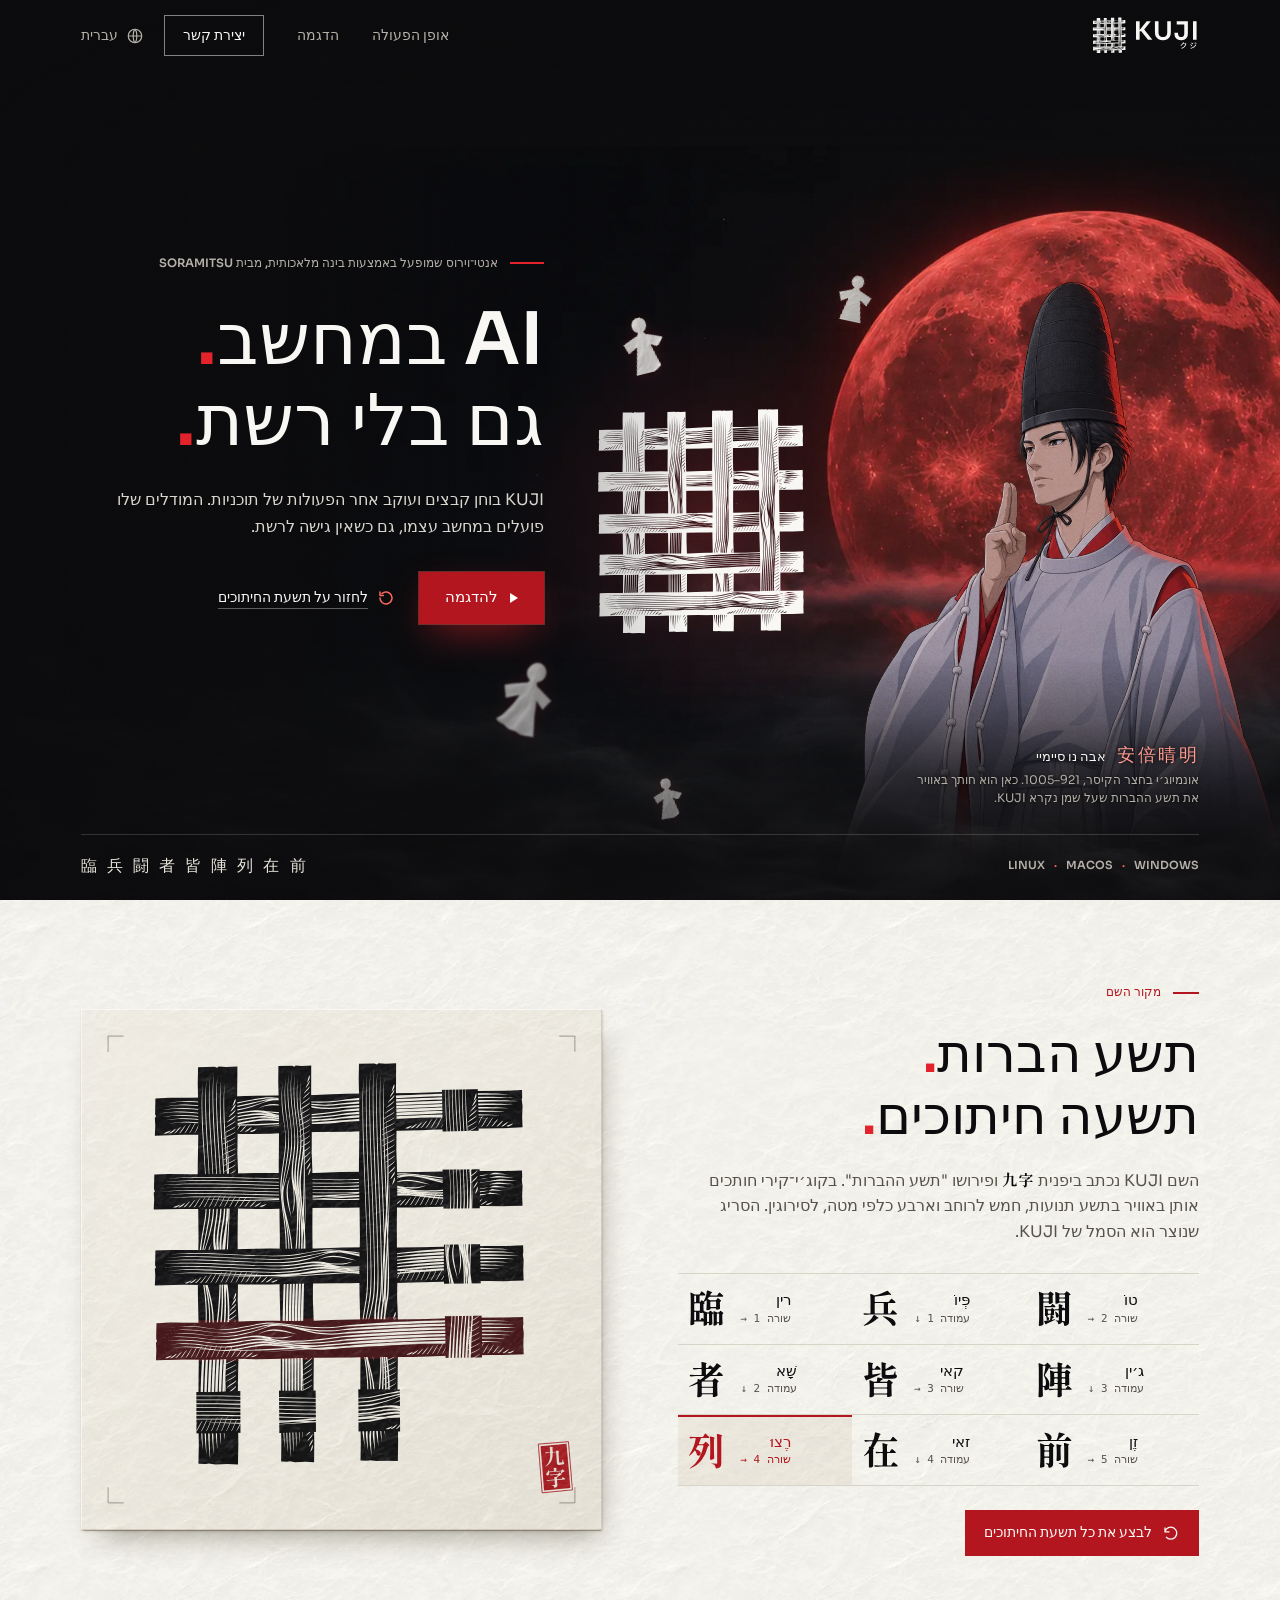
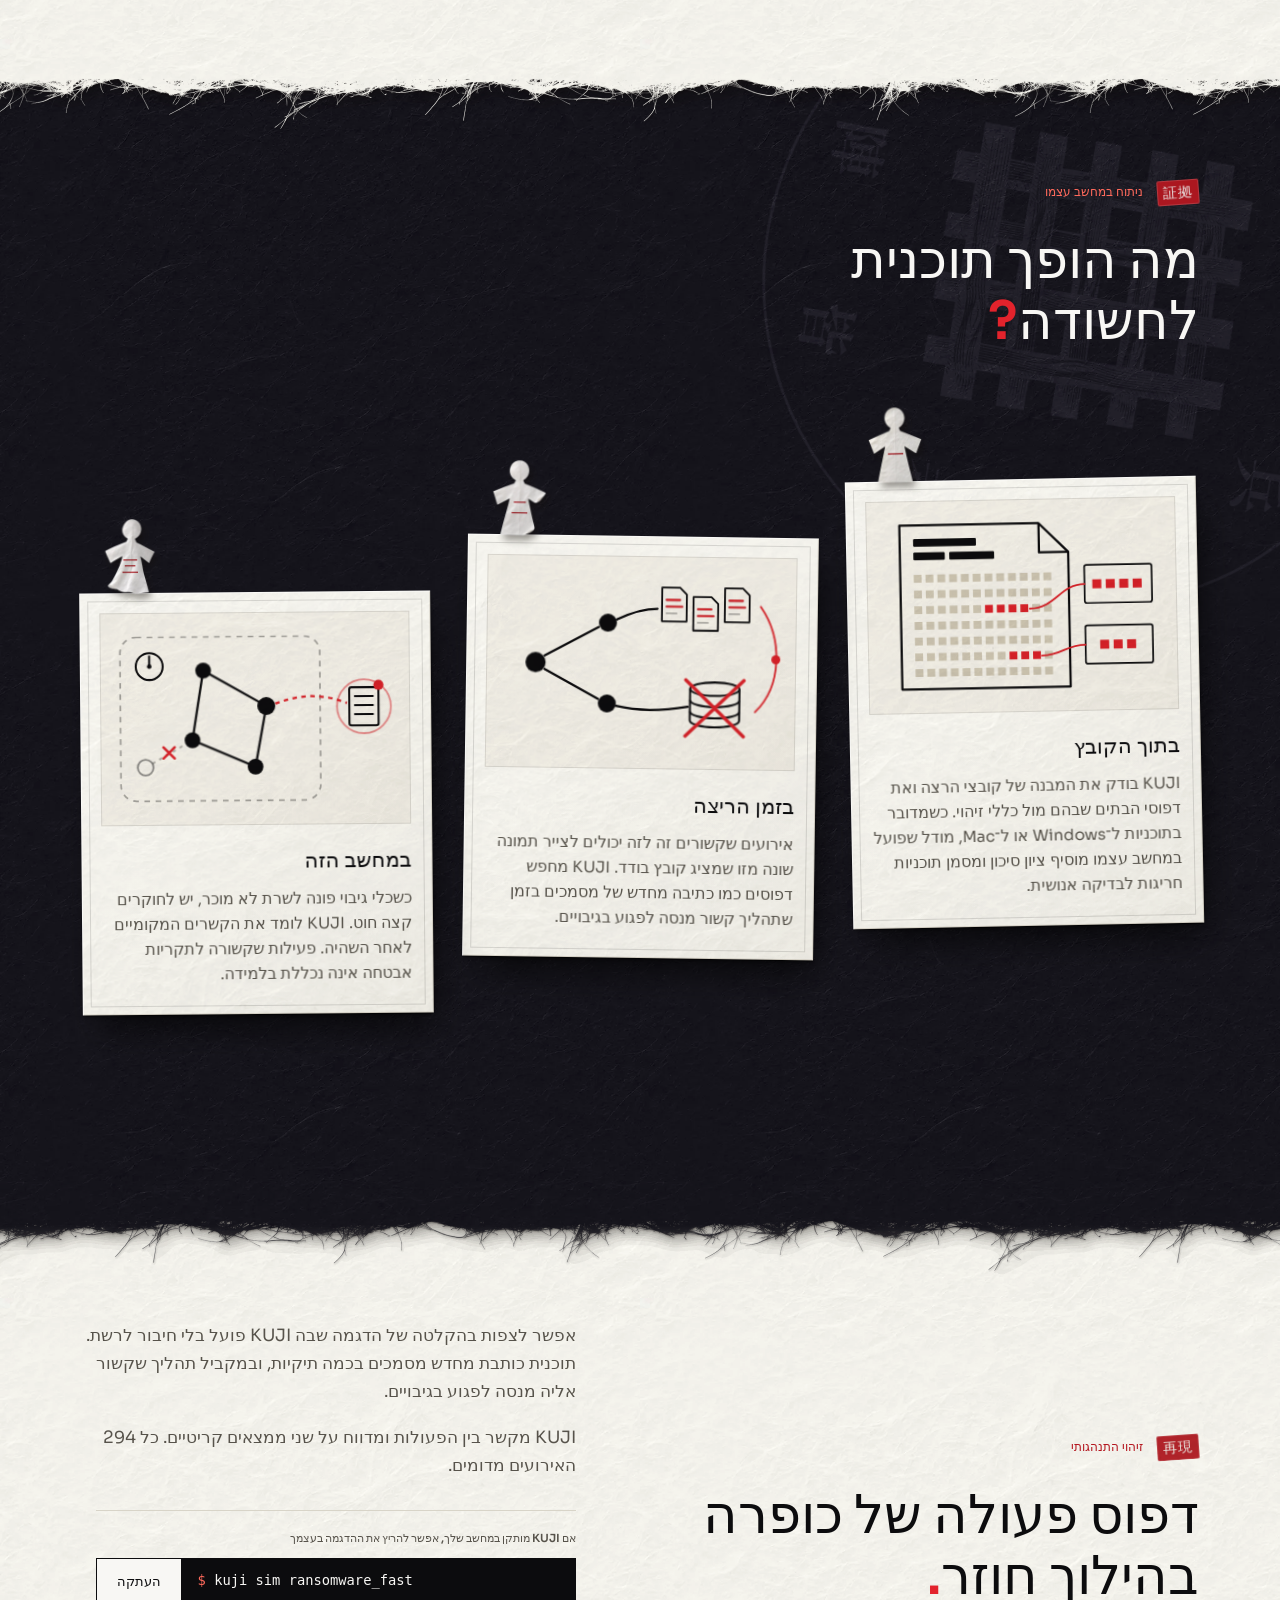
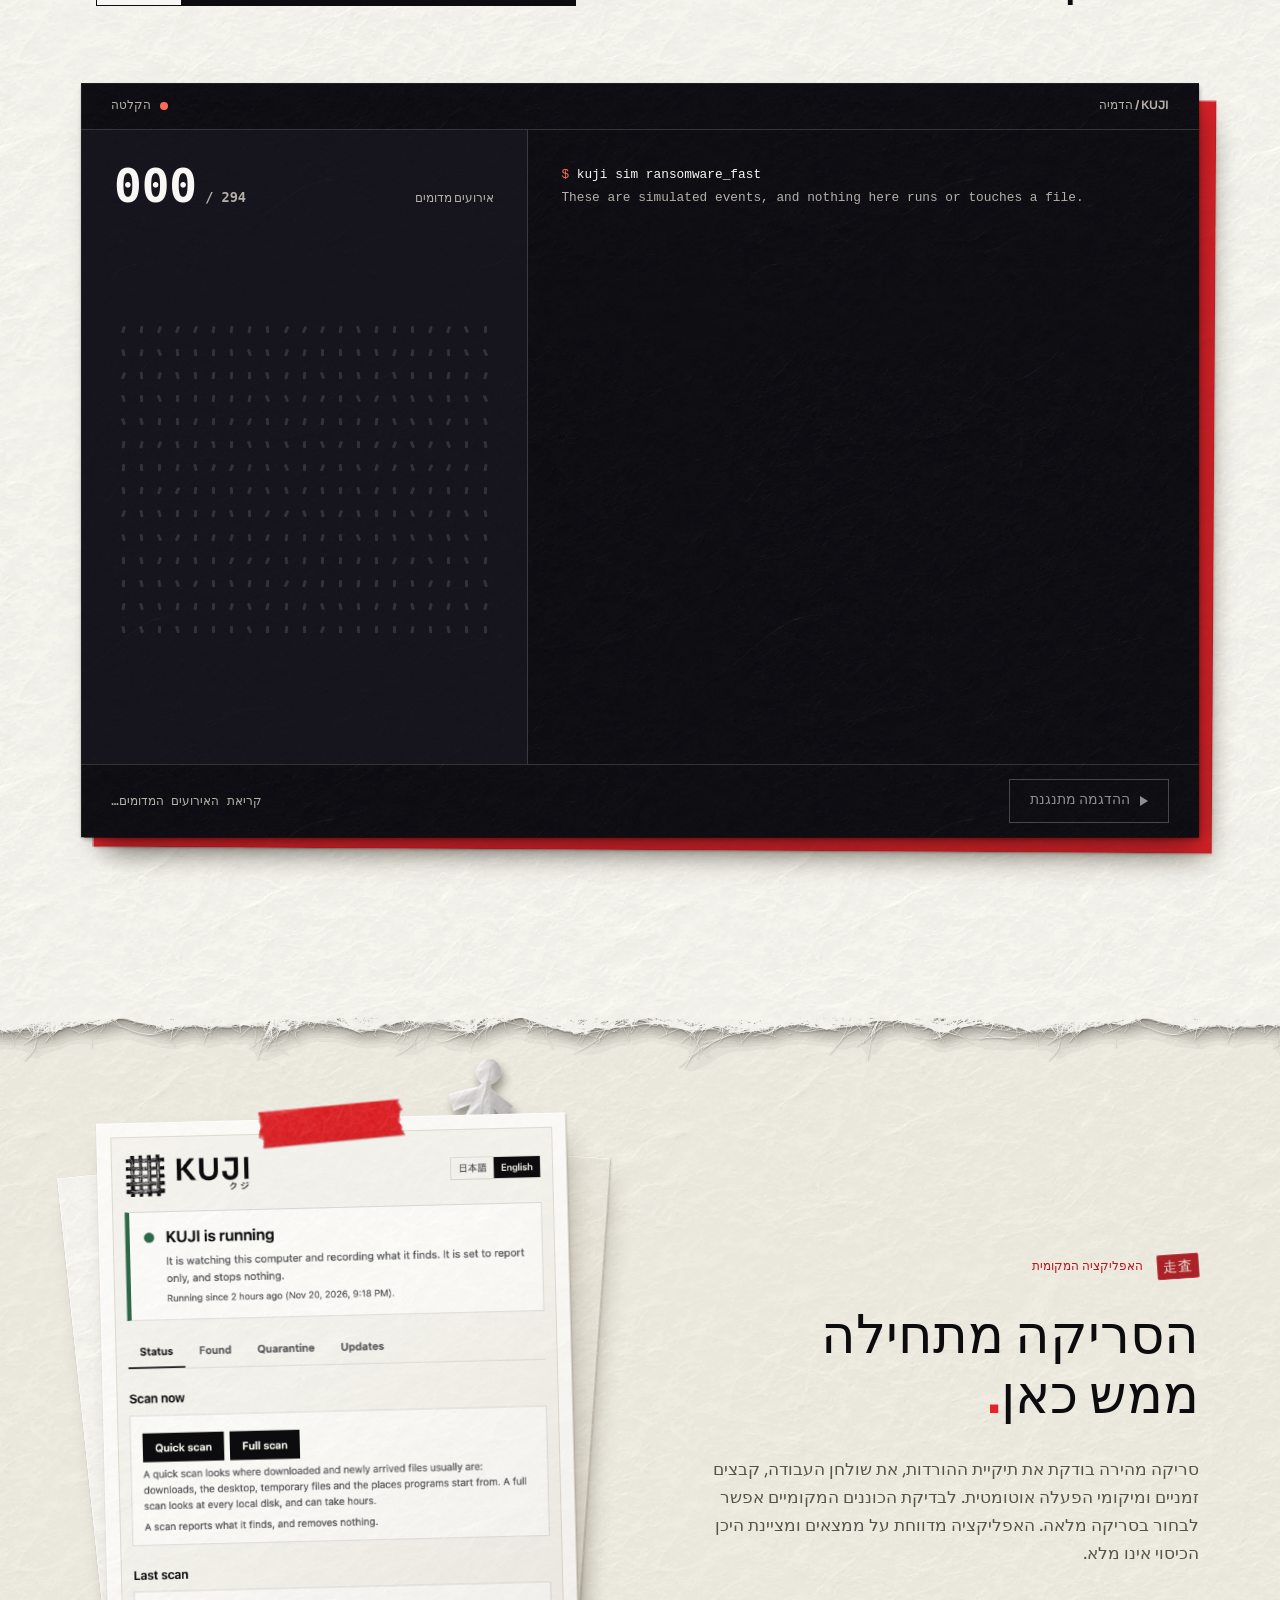
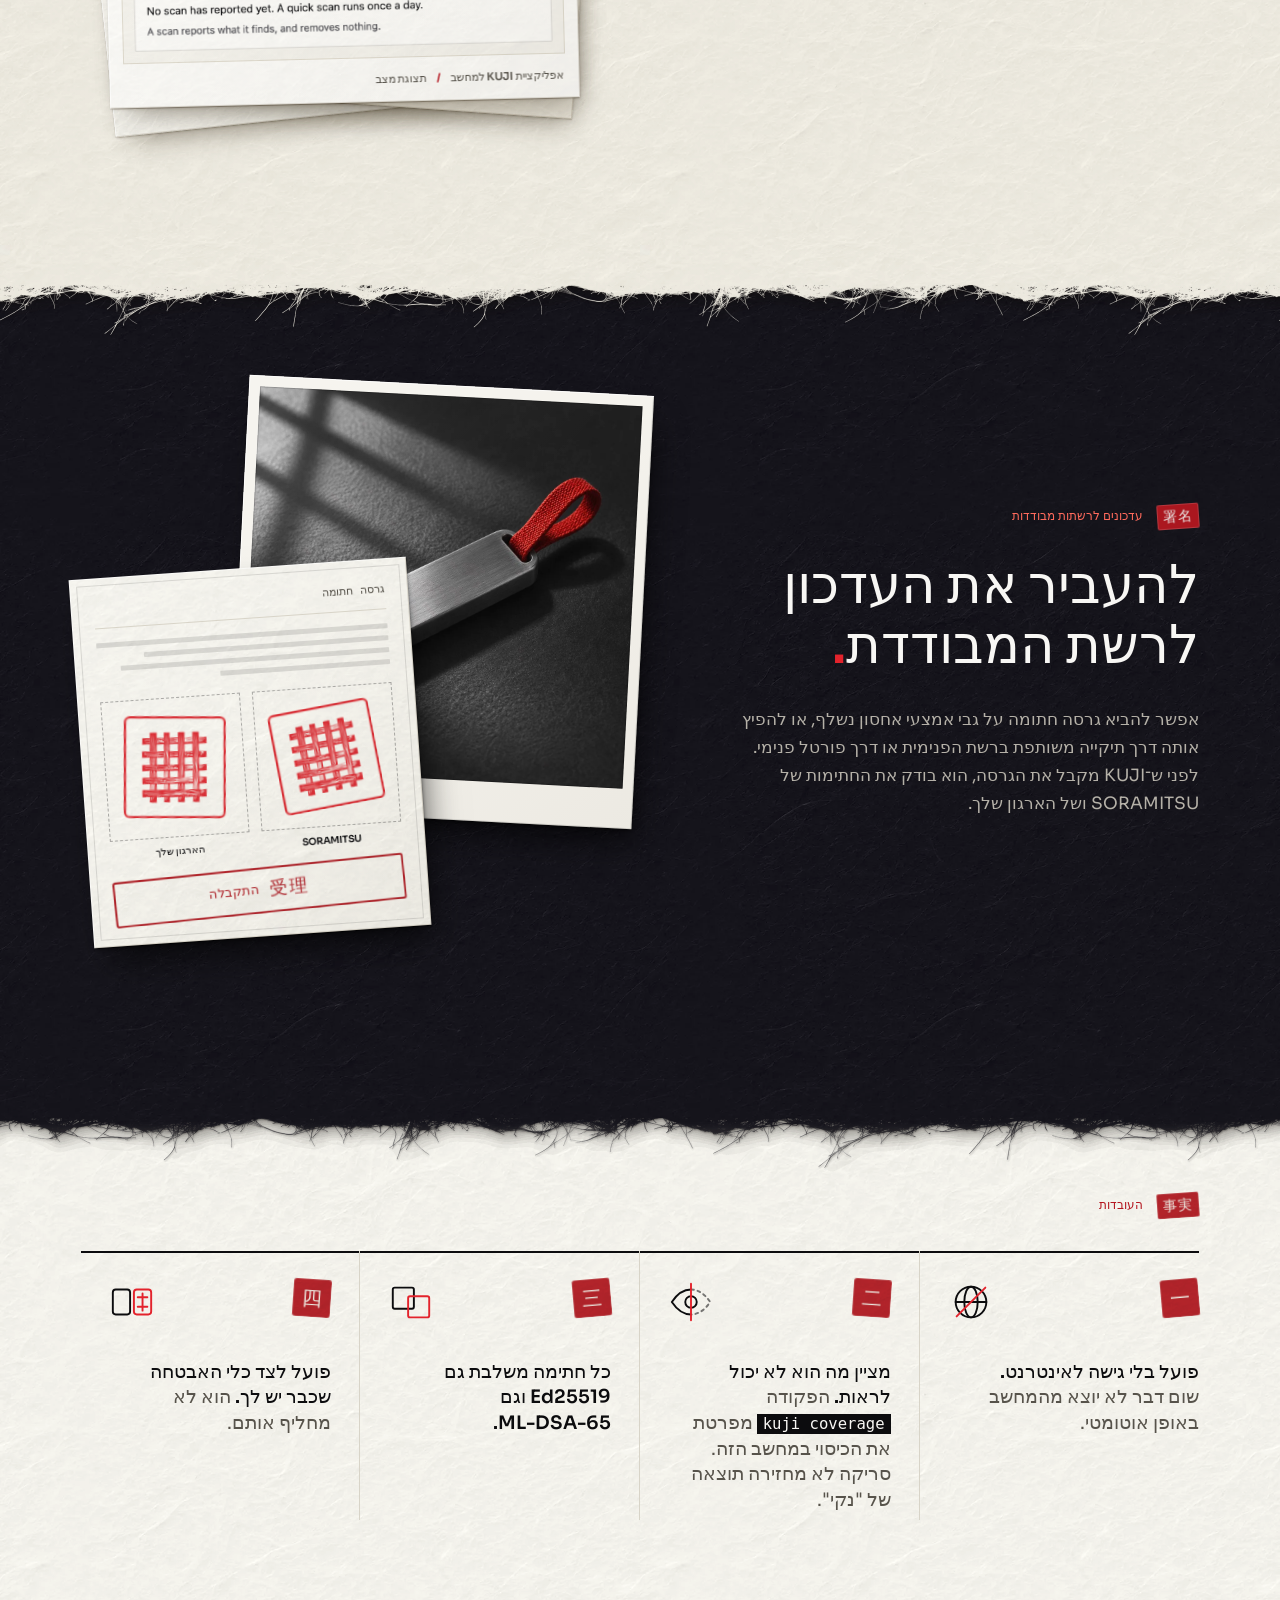
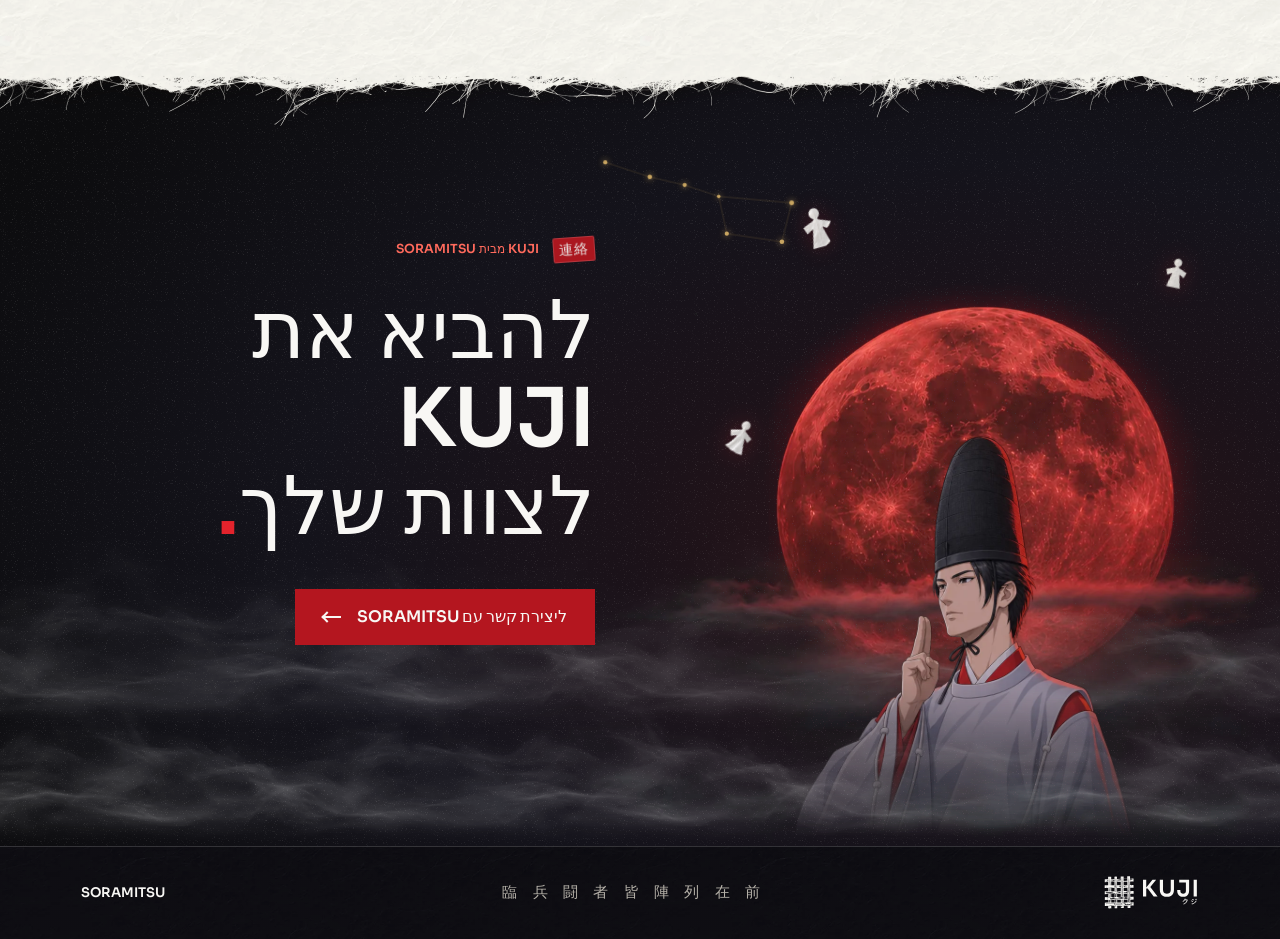
<file: he/index.html>
<!doctype html>
<html lang="he" dir="rtl">
  <head>
    <meta charset="utf-8" />
    <meta name="viewport" content="width=device-width,initial-scale=1" />
    <meta name="theme-color" content="#0C0C0E" />
    <title>KUJI クジ | אנטי־וירוס שמופעל באמצעות בינה מלאכותית, מבית SORAMITSU</title>
    <meta
      name="description"
      content="KUJI הוא אנטי־וירוס שמופעל באמצעות בינה מלאכותית ומיועד ל־Windows, ל־macOS ול־Linux. ניתוח הקבצים, הזיהוי ההתנהגותי ולמידת המכונה מתבצעים ישירות במחשב שלך, גם בלי חיבור לרשת. אפשר להכיר את המערכת ולהפעיל שוב הדמיית כופרה."
    />
    <meta property="og:title" content="KUJI · AI במחשב. גם בלי רשת." />
    <meta
      property="og:description"
      content="אפשר להכיר את המערכת של SORAMITSU שפועלת בתחנות קצה גם בלי חיבור לרשת, ולהפעיל שוב את הדמיית הכופרה שלה."
    />
    <meta property="og:type" content="website" />
    <meta property="og:image" content="https://kuji.soramitsu.co.jp/assets/og.jpg" />
    <meta property="og:image:width" content="1200" />
    <meta property="og:image:height" content="630" />
    <meta
      property="og:image:alt"
      content="אבה נו סיימיי מרים שתי אצבעות על רקע ירח אדום־כתום. לצידו הסריג של KUJI, המורכב מתשעה קווים."
    />
    <meta property="og:url" content="https://kuji.soramitsu.co.jp/he/" />
    <meta property="og:locale" content="he_IL" />
    <meta name="twitter:card" content="summary_large_image" />
    <link rel="canonical" href="https://kuji.soramitsu.co.jp/he/" />
    <!-- ALTERNATES:START -->
    <link rel="alternate" hreflang="en" href="https://kuji.soramitsu.co.jp/" />
    <link rel="alternate" hreflang="ja" href="https://kuji.soramitsu.co.jp/ja/" />
    <link rel="alternate" hreflang="he" href="https://kuji.soramitsu.co.jp/he/" />
    <link rel="alternate" hreflang="ar" href="https://kuji.soramitsu.co.jp/ar/" />
    <link rel="alternate" hreflang="ru" href="https://kuji.soramitsu.co.jp/ru/" />
    <link rel="alternate" hreflang="fr" href="https://kuji.soramitsu.co.jp/fr/" />
    <link rel="alternate" hreflang="es" href="https://kuji.soramitsu.co.jp/es/" />
    <link rel="alternate" hreflang="pt" href="https://kuji.soramitsu.co.jp/pt/" />
    <link rel="alternate" hreflang="ur" href="https://kuji.soramitsu.co.jp/ur/" />
    <link rel="alternate" hreflang="bn" href="https://kuji.soramitsu.co.jp/bn/" />
    <link rel="alternate" hreflang="my" href="https://kuji.soramitsu.co.jp/my/" />
    <link rel="alternate" hreflang="km" href="https://kuji.soramitsu.co.jp/km/" />
    <link rel="alternate" hreflang="x-default" href="https://kuji.soramitsu.co.jp/" />
    <!-- ALTERNATES:END -->
    <link rel="icon" href="../assets/icon.svg" type="image/svg+xml" />
    <link
      rel="preload"
      as="font"
      type="font/woff2"
      href="../assets/sora-semibold.woff2"
      crossorigin
    />
    <link rel="preload" as="image" href="../assets/photo/sky.webp" />
    <link rel="preload" as="image" href="../assets/photo/seimei.webp" />
    <script>
      // Hold the words until the opening scene has played, and let go if its script never arrives.
      if (
        !matchMedia("(prefers-reduced-motion: reduce)").matches &&
        (!location.hash || location.hash === "#top")
      ) {
        document.documentElement.classList.add("intro-pending");
        window.kujiIntroBy = Date.now() + 4000;
        setTimeout(function () {
          if (!window.kujiHeroStarted) document.documentElement.classList.remove("intro-pending");
        }, 4000);
      }
    </script>
    <link rel="stylesheet" href="../style.css" />
    <link rel="stylesheet" href="../hero.css" />
    <link rel="stylesheet" href="../nine.css" />
    <link rel="stylesheet" href="../lang.css" />
    <script src="../hero.js" defer></script>
    <script src="../nine.js" defer></script>
    <script src="../page.js" defer></script>
  </head>
  <body>
    <a class="skip" href="#main">דילוג לתוכן</a>

    <svg class="sprite" aria-hidden="true" focusable="false">
      <defs>
        <symbol id="shiki" viewBox="0 0 100 140">
          <path
            style="fill: var(--doll-fill, #f8f7f4)"
            d="M50 2C60 2 67 10 67 20C67 28 62 34 56 37L59 43L97 58L88 82L67 70L78 134L22 134L33 70L12 82L3 58L41 43L44 37C38 34 33 28 33 20C33 10 40 2 50 2Z"
          />
          <path
            style="fill: var(--doll-shade, rgba(12, 12, 14, 0.07))"
            d="M50 2C60 2 67 10 67 20C67 28 62 34 56 37L59 43L97 58L88 82L67 70L78 134L50 134Z"
          />
          <path
            d="M50 38V133"
            fill="none"
            stroke-width="1"
            style="stroke: var(--doll-crease, rgba(12, 12, 14, 0.2))"
          />
        </symbol>
      </defs>
    </svg>

    <header class="mast">
      <a class="mast-home" href="#top" aria-label="דף הבית של KUJI"
        ><img
          class="lockup"
          src="../assets/lockup-reversed.svg"
          width="118"
          height="45"
          alt=""
      /></a>
      <nav aria-label="ניווט ראשי">
        <a href="#system">אופן הפעולה</a><a href="#demo">הדגמה</a
        ><a
          class="nav-contact"
          href="mailto:service@soramitsu.co.jp?subject=KUJI%20enquiry"
          >יצירת קשר</a
        >
      </nav>
      <details class="lang">
        <summary
          ><svg class="lang-globe" viewBox="0 0 24 24" width="18" height="18" aria-hidden="true" focusable="false"><circle cx="12" cy="12" r="9"/><path d="M3 12h18M12 3c3.200 3.300 3.200 14.700 0 18M12 3c-3.200 3.300-3.200 14.700 0 18"/></svg
          ><span class="sr-only">שפה: </span
          ><!-- CURRENT:START --><span class="lang-current" lang="he" dir="rtl" translate="no">עברית</span><!-- CURRENT:END --></summary
        >
        <!-- LANGS:START -->
        <ul class="lang-list" translate="no">
          <li><a href="../" hreflang="en" lang="en">English</a></li>
          <li><a href="../ja/" hreflang="ja" lang="ja">日本語</a></li>
          <li><a href="../he/" hreflang="he" lang="he" dir="rtl" aria-current="page">עברית</a></li>
          <li><a href="../ar/" hreflang="ar" lang="ar" dir="rtl">العربية</a></li>
          <li><a href="../ru/" hreflang="ru" lang="ru">Русский</a></li>
          <li><a href="../fr/" hreflang="fr" lang="fr">Français</a></li>
          <li><a href="../es/" hreflang="es" lang="es">Español</a></li>
          <li><a href="../pt/" hreflang="pt" lang="pt-BR">Português</a></li>
          <li><a href="../ur/" hreflang="ur" lang="ur" dir="rtl">اردو</a></li>
          <li><a href="../bn/" hreflang="bn" lang="bn">বাংলা</a></li>
          <li><a href="../my/" hreflang="my" lang="my">မြန်မာ</a></li>
          <li><a href="../km/" hreflang="km" lang="km">ខ្មែរ</a></li>
        </ul>
        <!-- LANGS:END -->
      </details>
      <span class="mast-progress" aria-hidden="true"></span>
    </header>

    <main id="main">
      <section class="hero" id="top" aria-labelledby="hero-title">
        <!-- HERO:START -->
<div class="hero-stage" aria-hidden="true">
  <div class="hs-world">
    <img class="hs-l" id="hs-sky" data-depth=".3" style="--x:106;--y:-69;--w:1676;--h:1117" src="../assets/photo/sky.webp" width="1536" height="1024" alt="" decoding="async" fetchpriority="high" />
    <img class="hs-l hs-soft" id="hs-sky-soft" data-depth=".3" style="--x:106;--y:-69;--w:1676;--h:1117" src="../assets/photo/sky-soft.webp" width="640" height="427" alt="" decoding="async" />
    <div class="hs-l hs-mist hs-mist-far" data-depth=".16" style="--x:-2800;--y:520;--w:6804;--h:420;--n:3400;--tiles:6"><i></i></div>
    <img class="hs-l hs-soft" id="hs-seimei-soft" style="--x:872;--y:92;--w:708;--h:1062" src="../assets/photo/seimei-soft.webp" width="341" height="512" alt="" decoding="async" />
    <img class="hs-l" id="hs-seimei" style="--x:872;--y:92;--w:708;--h:1062" src="../assets/photo/seimei.webp" width="1024" height="1536" alt="" decoding="async" fetchpriority="high" />
    <img class="hs-l hs-blink" style="--x:1163.08;--y:351.97;--w:72.6;--h:36.64" src="../assets/photo/seimei-eyes.webp" width="105" height="53" alt="" decoding="async" />
    <div class="hs-l hs-floor" style="--x:-4000;--y:650;--w:9600;--h:3600;--n:480"></div>
  </div>
  <div class="hs-veil" id="hs-veil"></div>

  <svg class="hero-svg" id="hero-svg" viewBox="-182 -86 1690 1056" preserveAspectRatio="xMaxYMax slice" focusable="false">
    <defs>
      <radialGradient id="h-latglow">
        <stop offset="0" stop-color="#E3232C" stop-opacity=".5"/>
        <stop offset=".5" stop-color="#E3232C" stop-opacity=".16"/>
        <stop offset="1" stop-color="#E3232C" stop-opacity="0"/>
      </radialGradient>
      <radialGradient id="h-flashfill">
        <stop offset="0" stop-color="#FFF4EC" stop-opacity=".85"/>
        <stop offset=".3" stop-color="#FF8A78" stop-opacity=".4"/>
        <stop offset="1" stop-color="#E3232C" stop-opacity="0"/>
      </radialGradient>
      <clipPath id="h-reveal">
        <polygon class="h-clip" points="0,0 358,0 358,376 0,376"/>
        <polygon class="h-clip" points="0,0 358,0 358,376 0,376"/>
        <polygon class="h-clip" points="0,0 358,0 358,376 0,376"/>
        <polygon class="h-clip" points="0,0 358,0 358,376 0,376"/>
        <polygon class="h-clip" points="0,0 358,0 358,376 0,376"/>
        <polygon class="h-clip" points="0,0 358,0 358,376 0,376"/>
        <polygon class="h-clip" points="0,0 358,0 358,376 0,376"/>
        <polygon class="h-clip" points="0,0 358,0 358,376 0,376"/>
        <polygon class="h-clip" points="0,0 358,0 358,376 0,376"/>
      </clipPath>
    </defs>

    <g id="h-kanji" fill="#E3232C">
      <use class="h-kj" href="../assets/seals.svg#seal-1" x="-150" y="-150" width="300" height="300"/>
      <use class="h-kj" href="../assets/seals.svg#seal-2" x="-150" y="-150" width="300" height="300"/>
      <use class="h-kj" href="../assets/seals.svg#seal-3" x="-150" y="-150" width="300" height="300"/>
      <use class="h-kj" href="../assets/seals.svg#seal-4" x="-150" y="-150" width="300" height="300"/>
      <use class="h-kj" href="../assets/seals.svg#seal-5" x="-150" y="-150" width="300" height="300"/>
      <use class="h-kj" href="../assets/seals.svg#seal-6" x="-150" y="-150" width="300" height="300"/>
      <use class="h-kj" href="../assets/seals.svg#seal-7" x="-150" y="-150" width="300" height="300"/>
      <use class="h-kj" href="../assets/seals.svg#seal-8" x="-150" y="-150" width="300" height="300"/>
      <use class="h-kj" href="../assets/seals.svg#seal-9" x="-150" y="-150" width="300" height="300"/>
    </g>

    <g id="h-lattice" transform="translate(745 470) scale(.82) translate(-179 -188)">
      <circle id="h-latglow-c" cx="179" cy="188" r="330" fill="url(#h-latglow)"/>
      <circle id="h-ring" cx="179" cy="188" r="10" fill="none" stroke="#FF6A5C" stroke-width="1.6" opacity="0"/>
      <circle id="h-flash" cx="179" cy="188" r="420" fill="url(#h-flashfill)" opacity="0"/>
      <g id="h-halos" fill="none" stroke-linecap="round"></g>
      <g clip-path="url(#h-reveal)">
        <image id="h-mark" href="../assets/mark-reversed.svg" width="358" height="376"/>
      </g>
      <g id="h-cores" fill="none" stroke-linecap="round">
        <path class="h-core" d="M12 57L341 50"/>
        <path class="h-core" d="M68 12L69 368"/>
        <path class="h-core" d="M11 124L341 121"/>
        <path class="h-core" d="M137 11L140 366"/>
        <path class="h-core" d="M12 192L342 188"/>
        <path class="h-core" d="M211 9L213 365"/>
        <path class="h-core" d="M13 258L342 253"/>
        <path class="h-core" d="M284.500 7L289.500 364"/>
        <path class="h-core" d="M13 322L342 318"/>
      </g>
    </g>

    <path id="h-sparks-glow" fill="none" stroke-linecap="round" d=""/>
    <path id="h-sparks" fill="none" stroke-linecap="round" d=""/>
  </svg>

  <img class="hs-hand" id="hs-hand" data-tip-x="200" data-tip-y="392" data-angle="26.1" data-unit="0.215" src="../assets/photo/hand.webp" width="1836" height="2600" alt="" decoding="async" />
  <img class="hs-hand hs-hand-lit" id="hs-hand-lit" src="../assets/photo/hand-tip.webp" width="1010" height="1200" alt="" decoding="async" />

  <div class="hs-world hs-world-front">
    <div class="hs-l hs-mist hs-mist-near" data-depth="-.22" style="--x:-2600;--y:690;--w:6804;--h:360;--n:3400;--tiles:7"><i></i></div>
    <div class="hs-l hs-motes" data-depth="-.12" style="--x:380;--y:60;--w:1240;--h:860;--n:1240"><i style="--mx:17.5%;--my:71.8%;--ms:0.83%;--mo:0.61;--md:11.2s;--mw:-15.1s;--mdx:2%"></i><i style="--mx:19.3%;--my:59.1%;--ms:0.94%;--mo:0.36;--md:18.3s;--mw:-8.1s;--mdx:-2%"></i><i style="--mx:76.6%;--my:36.1%;--ms:0.52%;--mo:0.37;--md:19.0s;--mw:-14.0s;--mdx:1%"></i><i style="--mx:59.9%;--my:20.7%;--ms:0.60%;--mo:0.62;--md:10.2s;--mw:-18.1s;--mdx:-1%"></i><i style="--mx:4.2%;--my:75.8%;--ms:0.42%;--mo:0.79;--md:9.2s;--mw:-3.1s;--mdx:3%"></i><i style="--mx:34.2%;--my:55.8%;--ms:0.49%;--mo:0.37;--md:17.7s;--mw:-4.5s;--mdx:-2%"></i><i style="--mx:21.6%;--my:93.6%;--ms:1.02%;--mo:0.77;--md:16.6s;--mw:-11.0s;--mdx:3%"></i><i style="--mx:8.7%;--my:61.7%;--ms:0.77%;--mo:0.56;--md:12.4s;--mw:-2.8s;--mdx:2%"></i><i style="--mx:40.5%;--my:46.5%;--ms:0.69%;--mo:0.56;--md:18.9s;--mw:-7.3s;--mdx:-3%"></i><i style="--mx:80.4%;--my:30.4%;--ms:0.89%;--mo:0.89;--md:9.0s;--mw:-1.3s;--mdx:2%"></i><i style="--mx:72.3%;--my:35.3%;--ms:0.81%;--mo:0.66;--md:15.2s;--mw:-3.4s;--mdx:-2%"></i><i style="--mx:60.9%;--my:83.0%;--ms:0.60%;--mo:0.77;--md:18.3s;--mw:-4.7s;--mdx:-2%"></i><i style="--mx:8.2%;--my:81.5%;--ms:0.93%;--mo:0.56;--md:15.8s;--mw:-12.8s;--mdx:3%"></i><i style="--mx:92.1%;--my:49.7%;--ms:1.09%;--mo:0.88;--md:14.9s;--mw:-16.8s;--mdx:1%"></i><i style="--mx:49.6%;--my:70.0%;--ms:1.05%;--mo:0.49;--md:14.6s;--mw:-8.3s;--mdx:1%"></i><i style="--mx:74.7%;--my:55.7%;--ms:0.98%;--mo:0.38;--md:11.6s;--mw:-5.5s;--mdx:1%"></i></div>
    <span class="hs-doll" data-depth=".1" style="--x:668;--y:238;--r:-14;--s:.56"><img src="../assets/photo/doll-2.webp" width="700" height="980" alt="" decoding="async" /></span>
    <span class="hs-doll hs-doll-far" data-depth=".22" style="--x:946;--y:176;--r:12;--s:.46"><img src="../assets/photo/doll-1.webp" width="700" height="980" alt="" decoding="async" /></span>
    <span class="hs-doll hs-doll-near" data-depth="-.2" style="--x:512;--y:704;--r:18;--s:.74"><img src="../assets/photo/doll-3.webp" width="700" height="980" alt="" decoding="async" /></span>
    <span class="hs-doll hs-doll-far" data-depth=".16" style="--x:700;--y:836;--r:-10;--s:.4;--ny:730"><img src="../assets/photo/doll-2.webp" width="700" height="980" alt="" decoding="async" /></span>
  </div>
  <div class="hs-grain"></div>
  <div class="hs-vignette"></div>
</div>
<div class="hero-scrim" aria-hidden="true"></div>

<p class="hero-card" aria-hidden="true"><span lang="ja">安倍晴明</span><b>אבה נו סיימיי</b></p>

<div class="hero-copy">
  <p class="hero-eyebrow"><span></span>אנטי־וירוס שמופעל באמצעות בינה מלאכותית, מבית SORAMITSU</p>
  <h1 id="hero-title">AI במחשב<span>.</span><br />גם בלי רשת<span>.</span></h1>
  <p class="hero-intro">
    KUJI בוחן קבצים ועוקב אחר הפעולות של תוכניות. המודלים שלו פועלים במחשב עצמו, גם כשאין גישה לרשת.
  </p>
  <div class="hero-actions">
    <a class="hero-button" href="#demo"><span class="hero-play" aria-hidden="true"></span>להדגמה</a>
    <button class="hero-replay" id="hero-replay" type="button" hidden>
      <svg viewBox="0 0 24 24" width="18" height="18" aria-hidden="true" focusable="false"><path fill="none" stroke="currentColor" stroke-width="2" stroke-linecap="round" stroke-linejoin="round" d="M4 12a8 8 0 1 0 2.6-5.900M4 4v4.500h4.500"/></svg> לחזור על תשעת החיתוכים
    </button>
  </div>
</div>

<p class="hero-plate">
  <span lang="ja">安倍晴明</span> אבה נו סיימיי <small>אונמיוג׳י בחצר הקיסר, 921–1005. כאן הוא חותך באוויר את תשע ההברות שעל שמן נקרא KUJI.</small>
</p>

<div class="hero-foot">
  <span translate="no">Linux <b>·</b> macOS <b>·</b> Windows</span>
  <span class="hero-chant" lang="ja"><i>臨</i><i>兵</i><i>闘</i><i>者</i><i>皆</i><i>陣</i><i>列</i><i>在</i><i>前</i></span>
</div>

<button class="hero-skip" id="hero-skip" type="button" hidden>דילוג על הפתיח</button>
<!-- HERO:END -->
      </section>
      <!-- NINE:START -->
<section class="nine" id="nine" aria-labelledby="nine-title">
  <div class="nine-layout">
    <div class="nine-intro">
      <p class="nine-label">מקור השם</p>
      <h2 class="nine-title" id="nine-title">תשע הברות<span>.</span><br />תשעה חיתוכים<span>.</span></h2>
      <p class="nine-description">
        השם KUJI נכתב ביפנית <span class="nine-name" lang="ja"><span class="nine-spoken">九字</span><svg viewBox="0 0 2000 1000" aria-hidden="true"><use href="../assets/seals.svg#seal-ku" width="1000" height="1000"/><use href="../assets/seals.svg#seal-ji" x="1000" width="1000" height="1000"/></svg></span> ופירושו "תשע ההברות". בקוג׳י־קירי חותכים אותן באוויר בתשע תנועות, חמש לרוחב וארבע כלפי מטה, לסירוגין. הסריג שנוצר הוא הסמל של KUJI.
      </p>
    </div>

    <svg class="nine-print" viewBox="0 0 500 500" role="img" aria-labelledby="nine-print-title">
      <title id="nine-print-title">הסריג החרוט של KUJI, ובו חמישה חיתוכים אופקיים וארבעה אנכיים</title>
      <path class="nine-register" fill="none" d="M26 41V26H41 M459 26H474V41 M474 459V474H459 M41 474H26V459" />
      <svg class="nine-ghost" x="18" y="18" width="464" height="464" viewBox="0 0 1000 1000" aria-hidden="true">
        <use href="../assets/seals.svg#seal-1" width="1000" height="1000" />
      </svg>
      <svg x="58" y="42" width="384" height="404" viewBox="0 0 358 376">
        <defs>
          <image id="nine-impression" href="../assets/mark.svg" width="358" height="376" />
          <filter id="nine-color" x="0" y="0" width="100%" height="100%" color-interpolation-filters="sRGB">
            <feFlood class="nine-pigment" flood-color="#E3232C" />
            <feComposite in2="SourceGraphic" operator="in" />
          </filter>
          <clipPath id="nine-drawn"></clipPath>
          <clipPath id="nine-current"><rect x="-1.5" y="-1.5" width="0" height="35" /></clipPath>
        </defs>
        <use class="nine-ink" href="#nine-impression" />
        <g class="nine-vermilion" clip-path="url(#nine-current)">
          <use href="#nine-impression" filter="url(#nine-color)" />
        </g>
      </svg>
      <g class="nine-chop" transform="translate(440 419) rotate(-4)">
        <path fill="currentColor" d="M1 .8 26 0 26.8 42.6 1.4 43.2Z" />
        <path fill="none" stroke="currentColor" stroke-width=".8" d="m-1-1.5 29-.3.6 46.4-29.2.8Z" />
        <g class="nine-chop-type">
          <use href="../assets/seals.svg#seal-ku" x="3" y="1" width="21" height="21" />
          <use href="../assets/seals.svg#seal-ji" x="3" y="21" width="21" height="21" />
        </g>
      </g>
      <pattern id="nine-fibre-tile" patternUnits="userSpaceOnUse" width="560" height="560">
        <image href="../assets/photo/ink-fibre.webp" width="560" height="560" />
      </pattern>
      <rect class="nine-fibre" width="500" height="500" fill="url(#nine-fibre-tile)" />
    </svg>

    <div class="nine-controls">
      <div class="nine-grid">
        <button class="nine-cut" type="button" disabled>
          <span class="nine-glyph" lang="ja"><span class="nine-spoken">臨</span><svg viewBox="0 0 1000 1000" aria-hidden="true"><use href="../assets/seals.svg#seal-1"/></svg></span>
          <span class="nine-caption"><span class="nine-reading">רין</span><span class="nine-direction">שורה 1 →</span></span>
        </button>
        <button class="nine-cut" type="button" disabled>
          <span class="nine-glyph" lang="ja"><span class="nine-spoken">兵</span><svg viewBox="0 0 1000 1000" aria-hidden="true"><use href="../assets/seals.svg#seal-2"/></svg></span>
          <span class="nine-caption"><span class="nine-reading">פְּיוֹ</span><span class="nine-direction">עמודה 1 ↓</span></span>
        </button>
        <button class="nine-cut" type="button" disabled>
          <span class="nine-glyph" lang="ja"><span class="nine-spoken">闘</span><svg viewBox="0 0 1000 1000" aria-hidden="true"><use href="../assets/seals.svg#seal-3"/></svg></span>
          <span class="nine-caption"><span class="nine-reading">טוֹ</span><span class="nine-direction">שורה 2 →</span></span>
        </button>
        <button class="nine-cut" type="button" disabled>
          <span class="nine-glyph" lang="ja"><span class="nine-spoken">者</span><svg viewBox="0 0 1000 1000" aria-hidden="true"><use href="../assets/seals.svg#seal-4"/></svg></span>
          <span class="nine-caption"><span class="nine-reading">שָׁא</span><span class="nine-direction">עמודה 2 ↓</span></span>
        </button>
        <button class="nine-cut" type="button" disabled>
          <span class="nine-glyph" lang="ja"><span class="nine-spoken">皆</span><svg viewBox="0 0 1000 1000" aria-hidden="true"><use href="../assets/seals.svg#seal-5"/></svg></span>
          <span class="nine-caption"><span class="nine-reading">קאי</span><span class="nine-direction">שורה 3 →</span></span>
        </button>
        <button class="nine-cut" type="button" disabled>
          <span class="nine-glyph" lang="ja"><span class="nine-spoken">陣</span><svg viewBox="0 0 1000 1000" aria-hidden="true"><use href="../assets/seals.svg#seal-6"/></svg></span>
          <span class="nine-caption"><span class="nine-reading">ג׳ין</span><span class="nine-direction">עמודה 3 ↓</span></span>
        </button>
        <button class="nine-cut" type="button" disabled>
          <span class="nine-glyph" lang="ja"><span class="nine-spoken">列</span><svg viewBox="0 0 1000 1000" aria-hidden="true"><use href="../assets/seals.svg#seal-7"/></svg></span>
          <span class="nine-caption"><span class="nine-reading">רֶצוּ</span><span class="nine-direction">שורה 4 →</span></span>
        </button>
        <button class="nine-cut" type="button" disabled>
          <span class="nine-glyph" lang="ja"><span class="nine-spoken">在</span><svg viewBox="0 0 1000 1000" aria-hidden="true"><use href="../assets/seals.svg#seal-8"/></svg></span>
          <span class="nine-caption"><span class="nine-reading">זאי</span><span class="nine-direction">עמודה 4 ↓</span></span>
        </button>
        <button class="nine-cut" type="button" disabled>
          <span class="nine-glyph" lang="ja"><span class="nine-spoken">前</span><svg viewBox="0 0 1000 1000" aria-hidden="true"><use href="../assets/seals.svg#seal-9"/></svg></span>
          <span class="nine-caption"><span class="nine-reading">זֶן</span><span class="nine-direction">שורה 5 →</span></span>
        </button>
      </div>
      <button class="nine-replay" type="button" disabled>
        <svg width="18" height="18" viewBox="0 0 24 24" fill="none" stroke="currentColor" stroke-width="1.7" aria-hidden="true"><path d="M4 10a8 8 0 1 1 1.4 7.1M4 4.5v6h6"/></svg> לבצע את כל תשעת החיתוכים
      </button>
    </div>
  </div>
</section>
<!-- NINE:END -->

      <section
        class="band dark system"
        id="system"
        aria-labelledby="system-title"
        data-live
      >
        <img
          class="system-emblem"
          src="../assets/emblem-reversed.svg"
          alt=""
          width="512"
          height="512"
          loading="lazy"
        />
        <div class="wrap">
          <header class="sec-head" data-reveal>
            <p class="section-label">
              <span class="jp" lang="ja" aria-hidden="true">証拠</span>ניתוח במחשב עצמו
            </p>
            <h2 id="system-title">
              מה הופך תוכנית<br />לחשודה<span>?</span>
            </h2>
          </header>

          <ol class="evidence" role="list">
            <li class="evi" data-reveal="card" style="--i: 0">
              <span class="evi-doll" aria-hidden="true"
                ><img class="pdoll" src="../assets/photo/doll-1-240.webp" alt="" width="240" height="336" loading="lazy" decoding="async"
                /><span class="doll-num" lang="ja">一</span></span
              >
              <div class="vis" aria-hidden="true">
                <svg class="v v-file" viewBox="0 0 260 170" focusable="false">
                  <path
                    d="M22 12H146L172 38V158H22Z"
                    fill="#fff"
                    stroke="#0C0C0E"
                    stroke-width="2"
                    stroke-linejoin="round"
                  />
                  <path
                    d="M146 12V38H172"
                    fill="none"
                    stroke="#0C0C0E"
                    stroke-width="2"
                    stroke-linejoin="round"
                  />
                  <g fill="#0C0C0E">
                    <rect x="34" y="24" width="56" height="7" rx="1" />
                    <rect x="34" y="36" width="28" height="7" rx="1" />
                    <rect x="66" y="36" width="40" height="7" rx="1" />
                  </g>
                  <g fill="#D7D1C3"><rect x="34" y="56" width="7" height="7"/><rect x="44.5" y="56" width="7" height="7"/><rect x="55" y="56" width="7" height="7"/><rect x="65.5" y="56" width="7" height="7"/><rect x="76" y="56" width="7" height="7"/><rect x="86.5" y="56" width="7" height="7"/><rect x="97" y="56" width="7" height="7"/><rect x="107.5" y="56" width="7" height="7"/><rect x="118" y="56" width="7" height="7"/><rect x="128.5" y="56" width="7" height="7"/><rect x="139" y="56" width="7" height="7"/><rect x="149.5" y="56" width="7" height="7"/><rect x="34" y="70" width="7" height="7"/><rect x="44.5" y="70" width="7" height="7"/><rect x="55" y="70" width="7" height="7"/><rect x="65.5" y="70" width="7" height="7"/><rect x="76" y="70" width="7" height="7"/><rect x="86.5" y="70" width="7" height="7"/><rect x="97" y="70" width="7" height="7"/><rect x="107.5" y="70" width="7" height="7"/><rect x="118" y="70" width="7" height="7"/><rect x="128.5" y="70" width="7" height="7"/><rect x="139" y="70" width="7" height="7"/><rect x="149.5" y="70" width="7" height="7"/><rect x="34" y="84" width="7" height="7"/><rect x="44.5" y="84" width="7" height="7"/><rect x="55" y="84" width="7" height="7"/><rect x="65.5" y="84" width="7" height="7"/><rect x="76" y="84" width="7" height="7"/><rect x="86.5" y="84" width="7" height="7"/><rect x="139" y="84" width="7" height="7"/><rect x="149.5" y="84" width="7" height="7"/><rect x="34" y="98" width="7" height="7"/><rect x="44.5" y="98" width="7" height="7"/><rect x="55" y="98" width="7" height="7"/><rect x="65.5" y="98" width="7" height="7"/><rect x="76" y="98" width="7" height="7"/><rect x="86.5" y="98" width="7" height="7"/><rect x="97" y="98" width="7" height="7"/><rect x="107.5" y="98" width="7" height="7"/><rect x="118" y="98" width="7" height="7"/><rect x="128.5" y="98" width="7" height="7"/><rect x="139" y="98" width="7" height="7"/><rect x="149.5" y="98" width="7" height="7"/><rect x="34" y="112" width="7" height="7"/><rect x="44.5" y="112" width="7" height="7"/><rect x="55" y="112" width="7" height="7"/><rect x="65.5" y="112" width="7" height="7"/><rect x="76" y="112" width="7" height="7"/><rect x="86.5" y="112" width="7" height="7"/><rect x="97" y="112" width="7" height="7"/><rect x="107.5" y="112" width="7" height="7"/><rect x="118" y="112" width="7" height="7"/><rect x="128.5" y="112" width="7" height="7"/><rect x="139" y="112" width="7" height="7"/><rect x="149.5" y="112" width="7" height="7"/><rect x="34" y="126" width="7" height="7"/><rect x="44.5" y="126" width="7" height="7"/><rect x="55" y="126" width="7" height="7"/><rect x="65.5" y="126" width="7" height="7"/><rect x="76" y="126" width="7" height="7"/><rect x="86.5" y="126" width="7" height="7"/><rect x="97" y="126" width="7" height="7"/><rect x="107.5" y="126" width="7" height="7"/><rect x="149.5" y="126" width="7" height="7"/><rect x="34" y="140" width="7" height="7"/><rect x="44.5" y="140" width="7" height="7"/><rect x="55" y="140" width="7" height="7"/><rect x="65.5" y="140" width="7" height="7"/><rect x="76" y="140" width="7" height="7"/><rect x="86.5" y="140" width="7" height="7"/><rect x="97" y="140" width="7" height="7"/><rect x="107.5" y="140" width="7" height="7"/><rect x="118" y="140" width="7" height="7"/><rect x="128.5" y="140" width="7" height="7"/><rect x="139" y="140" width="7" height="7"/><rect x="149.5" y="140" width="7" height="7"/></g>
                  <g class="a-hit h1" fill="#E3232C"><rect x="97" y="84" width="7" height="7"/><rect x="107.5" y="84" width="7" height="7"/><rect x="118" y="84" width="7" height="7"/><rect x="128.5" y="84" width="7" height="7"/></g>
                  <g class="a-hit h2" fill="#E3232C"><rect x="118" y="126" width="7" height="7"/><rect x="128.5" y="126" width="7" height="7"/><rect x="139" y="126" width="7" height="7"/></g>
                  <g fill="none" stroke="#0C0C0E" stroke-width="1.5">
                    <rect x="186" y="50" width="60" height="34" rx="2" fill="#fff" />
                    <rect x="186" y="104" width="60" height="34" rx="2" fill="#fff" />
                  </g>
                  <g class="rc rc1" fill="#E3232C">
                    <rect x="193" y="63" width="8" height="8" />
                    <rect x="205" y="63" width="8" height="8" />
                    <rect x="217" y="63" width="8" height="8" />
                    <rect x="229" y="63" width="8" height="8" />
                  </g>
                  <g class="rc rc2" fill="#E3232C">
                    <rect x="199" y="117" width="8" height="8" />
                    <rect x="211" y="117" width="8" height="8" />
                    <rect x="223" y="117" width="8" height="8" />
                  </g>
                  <g
                    fill="none"
                    stroke="#E3232C"
                    stroke-width="1.6"
                    stroke-linecap="round"
                  >
                    <path class="a-draw c1" pathLength="1" d="M137 88C160 88 164 67 186 67" />
                    <path class="a-draw c2" pathLength="1" d="M147 130C165 130 168 121 186 121" />
                  </g>
                  <g class="scan" opacity="0">
                    <rect x="22" y="-16" width="150" height="16" fill="#E3232C" opacity=".12" />
                    <rect x="22" y="-7" width="150" height="7" fill="#E3232C" opacity=".18" />
                    <rect x="18" y="0" width="158" height="2" fill="#E3232C" />
                  </g>
                </svg>
              </div>
              <h3>בתוך הקובץ</h3>
              <p>
                KUJI בודק את המבנה של קובצי הרצה ואת דפוסי הבתים שבהם מול כללי זיהוי. כשמדובר בתוכניות ל־Windows או ל־Mac, מודל שפועל במחשב עצמו מוסיף ציון סיכון ומסמן תוכניות חריגות לבדיקה אנושית.
              </p>
            </li>

            <li class="evi" data-reveal="card" style="--i: 1">
              <span class="evi-doll" aria-hidden="true"
                ><img class="pdoll" src="../assets/photo/doll-2-240.webp" alt="" width="240" height="336" loading="lazy" decoding="async"
                /><span class="doll-num" lang="ja">二</span></span
              >
              <div class="vis" aria-hidden="true">
                <svg class="v v-run" viewBox="0 0 260 170" focusable="false">
                  <g
                    fill="none"
                    stroke="#0C0C0E"
                    stroke-width="2"
                    stroke-linecap="round"
                  >
                    <path class="a-draw e1" pathLength="1" d="M44 80L92 54" />
                    <path class="a-draw e2" pathLength="1" d="M44 92L92 118" />
                    <path class="a-draw e3" pathLength="1" d="M108 47C122 40 132 37 144 37" />
                    <path class="a-draw e4" pathLength="1" d="M108 124C130 129 150 128 172 124" />
                  </g>
                  <g fill="#0C0C0E">
                    <circle class="a-pop n1" cx="36" cy="86" r="9" />
                    <circle class="a-pop n2" cx="100" cy="50" r="8" />
                    <circle class="a-pop n3" cx="100" cy="122" r="8" />
                  </g>
                  <g
                    class="a-fade docs"
                    fill="#fff"
                    stroke="#0C0C0E"
                    stroke-width="1.6"
                    stroke-linejoin="round"
                  >
                    <path d="M148 18h16l6 6v24h-22z" />
                    <path d="M176 26h16l6 6v24h-22z" />
                    <path d="M204 18h16l6 6v24h-22z" />
                  </g>
                  <g
                    class="a-fade docs"
                    fill="none"
                    stroke="#0C0C0E"
                    stroke-width="1.6"
                    stroke-linecap="round"
                    opacity=".3"
                  >
                    <path d="M152 29h12M152 35h14M152 41h9" />
                    <path d="M180 37h12M180 43h14M180 49h9" />
                    <path d="M208 29h12M208 35h14M208 41h9" />
                  </g>
                  <g
                    fill="none"
                    stroke="#E3232C"
                    stroke-width="1.8"
                    stroke-linecap="round"
                  >
                    <path class="a-draw w1" pathLength="1" d="M152 29h12" />
                    <path class="a-draw w2" pathLength="1" d="M152 35h14" />
                    <path class="a-draw w3" pathLength="1" d="M180 37h12" />
                    <path class="a-draw w4" pathLength="1" d="M180 43h14" />
                    <path class="a-draw w5" pathLength="1" d="M208 29h12" />
                    <path class="a-draw w6" pathLength="1" d="M208 35h14" />
                  </g>
                  <g
                    class="a-fade bk"
                    fill="none"
                    stroke="#0C0C0E"
                    stroke-width="1.8"
                  >
                    <ellipse cx="196" cy="108" rx="22" ry="6" fill="#fff" />
                    <path d="M174 108v28c0 3.3 9.8 6 22 6s22-2.7 22-6v-28" />
                    <path d="M174 118c0 3.3 9.8 6 22 6s22-2.7 22-6M174 128c0 3.3 9.8 6 22 6s22-2.7 22-6" />
                  </g>
                  <g
                    fill="none"
                    stroke="#E3232C"
                    stroke-width="3"
                    stroke-linecap="round"
                  >
                    <path class="a-draw s1" pathLength="1" d="M170 100L222 150" />
                    <path class="a-draw s2" pathLength="1" d="M222 100L170 150" />
                  </g>
                  <path
                    class="a-draw link"
                    pathLength="1"
                    d="M236 34C256 62 256 104 232 128"
                    fill="none"
                    stroke="#E3232C"
                    stroke-width="1.6"
                    stroke-linecap="round"
                  />
                  <circle class="a-pop ld" cx="250" cy="81" r="4" fill="#E3232C" />
                </svg>
              </div>
              <h3>בזמן הריצה</h3>
              <p>
                אירועים שקשורים זה לזה יכולים לצייר תמונה שונה מזו שמציג קובץ בודד. KUJI מחפש דפוסים כמו כתיבה מחדש של מסמכים בזמן שתהליך קשור מנסה לפגוע בגיבויים.
              </p>
            </li>

            <li class="evi" data-reveal="card" style="--i: 2">
              <span class="evi-doll" aria-hidden="true"
                ><img class="pdoll" src="../assets/photo/doll-3-240.webp" alt="" width="240" height="336" loading="lazy" decoding="async"
                /><span class="doll-num" lang="ja">三</span></span
              >
              <div class="vis" aria-hidden="true">
                <svg class="v v-host" viewBox="0 0 260 170" focusable="false">
                  <defs>
                    <mask id="mask-lead" maskUnits="userSpaceOnUse">
                      <path
                        class="a-draw lead-mask"
                        pathLength="1"
                        d="M148 72C172 63 192 64 212 72"
                        fill="none"
                        stroke="#fff"
                        stroke-width="8"
                      />
                    </mask>
                  </defs>
                  <rect
                    x="10"
                    y="12"
                    width="178"
                    height="146"
                    rx="14"
                    fill="none"
                    stroke="#0C0C0E"
                    stroke-opacity=".35"
                    stroke-width="1.5"
                    stroke-dasharray="5 5"
                  />
                  <g
                    class="clock"
                    fill="none"
                    stroke="#0C0C0E"
                    stroke-width="1.8"
                    stroke-linecap="round"
                  >
                    <circle cx="36" cy="38" r="12" fill="#fff" />
                    <path class="hand" d="M36 38V29" />
                    <path d="M36 38h0.01" stroke-width="4" />
                  </g>
                  <g
                    fill="none"
                    stroke="#0C0C0E"
                    stroke-width="2"
                    stroke-linecap="round"
                  >
                    <path class="a-draw l1" pathLength="1" d="M84 42L140 74" />
                    <path class="a-draw l2" pathLength="1" d="M84 42L74 104" />
                    <path class="a-draw l3" pathLength="1" d="M74 104L130 128" />
                    <path class="a-draw l4" pathLength="1" d="M140 74L130 128" />
                  </g>
                  <path
                    d="M32 128L74 104"
                    fill="none"
                    stroke="#0C0C0E"
                    stroke-opacity=".35"
                    stroke-width="1.6"
                    stroke-dasharray="3 4"
                  />
                  <g fill="#0C0C0E">
                    <circle class="a-pop p1" cx="84" cy="42" r="7" />
                    <circle class="a-pop p2" cx="140" cy="74" r="8" />
                    <circle class="a-pop p3" cx="74" cy="104" r="7" />
                    <circle class="a-pop p4" cx="130" cy="128" r="7" />
                  </g>
                  <circle
                    class="a-pop p5"
                    cx="32"
                    cy="128"
                    r="7"
                    fill="#fff"
                    stroke="#0C0C0E"
                    stroke-opacity=".45"
                    stroke-width="1.6"
                  />
                  <g
                    fill="none"
                    stroke="#E3232C"
                    stroke-width="2.2"
                    stroke-linecap="round"
                  >
                    <path class="a-draw x1" pathLength="1" d="M48 110l10 10" />
                    <path class="a-draw x2" pathLength="1" d="M58 110l-10 10" />
                  </g>
                  <path
                    mask="url(#mask-lead)"
                    d="M148 72C172 63 192 64 212 72"
                    fill="none"
                    stroke="#E3232C"
                    stroke-width="2"
                    stroke-dasharray="4 4"
                  />
                  <g
                    class="a-fade srv"
                    fill="#fff"
                    stroke="#0C0C0E"
                    stroke-width="1.8"
                    stroke-linecap="round"
                  >
                    <rect x="214" y="58" width="26" height="34" rx="2" />
                    <path d="M219 66h16M219 74h16M219 82h16" fill="none" />
                  </g>
                  <circle
                    class="ring"
                    cx="227"
                    cy="75"
                    r="24"
                    fill="none"
                    stroke="#E3232C"
                    stroke-width="1.6"
                    opacity=".5"
                  />
                  <circle class="a-pop ldot" cx="240" cy="56" r="4.5" fill="#E3232C" />
                </svg>
              </div>
              <h3>במחשב הזה</h3>
              <p>
                כשכלי גיבוי פונה לשרת לא מוכר, יש לחוקרים קצה חוט. KUJI לומד את הקשרים המקומיים לאחר השהיה. פעילות שקשורה לתקריות אבטחה אינה נכללת בלמידה.
              </p>
            </li>
          </ol>
        </div>
      </section>

      <section class="band paper demo" id="demo" aria-labelledby="demo-title">
        <div class="wrap">
          <div class="demo-intro">
            <header class="sec-head" data-reveal>
              <p class="section-label">
                <span class="jp" lang="ja" aria-hidden="true">再現</span
                >זיהוי התנהגותי
              </p>
              <h2 id="demo-title">
                דפוס פעולה של כופרה<br />בהילוך חוזר<span>.</span>
              </h2>
            </header>
            <div class="demo-copy" data-reveal style="--i: 1">
              <p class="lede">
                אפשר לצפות בהקלטה של הדגמה שבה KUJI פועל בלי חיבור לרשת. תוכנית כותבת מחדש מסמכים בכמה תיקיות, ובמקביל תהליך שקשור אליה מנסה לפגוע בגיבויים.
              </p>
              <p class="lede">
                KUJI מקשר בין הפעולות ומדווח על שני ממצאים קריטיים. כל 294 האירועים מדומים.
              </p>
              <div class="command">
                <span class="command-label"
                  >אם KUJI מותקן במחשב שלך, אפשר להריץ את ההדגמה בעצמך</span
                >
                <div class="command-row">
                  <code id="command">kuji sim ransomware_fast</code
                  ><button id="copy" type="button" data-t-copied="הועתקה" data-t-selected="נבחרה" hidden>העתקה</button>
                </div>
                <span
                  id="copy-status"
                  class="sr-only"
                  role="status"
                  data-t-copied="פקודת ההדגמה הועתקה."
                  data-t-selected="הפקודה נבחרה. כדי להעתיק אותה, יש להשתמש בפקודת ההעתקה של המכשיר."
                ></span>
              </div>
            </div>
          </div>

          <div class="stage" id="stage" data-live>
            <div class="stage-bar">
              <span>KUJI / הדמיה</span><span class="rec">הקלטה</span>
            </div>
            <div class="stage-body">
              <div
                class="term"
                role="group"
                aria-label="הפלט של הפקודה kuji sim ransomware_fast"
              >
                <pre lang="en" translate="no"><code><span class="ln ln-cmd" style="--n: 24"><span class="ps1" aria-hidden="true">$ </span><span class="typed">kuji sim ransomware_fast</span><i class="caret" aria-hidden="true"></i></span
><span class="ln ln-note">These are simulated events, and nothing here runs or touches a file.</span
><span class="ln ln-blank" aria-hidden="true"> </span
><span class="ln ln-head"><b>ATTACK</b> ransomware_fast (294 events)</span
><span class="ln ln-find">  <b>[Critical]</b> <i>motif.recovery_destruction</i>: Backups or recovery are being destroyed</span
><span class="ln ln-find">  <b>[Critical]</b> <i>motif.destructive_modification</i>: Possible destructive file activity</span
><span class="ln ln-model">  Behavior model scored 3 windows. 3 crossed its advisory threshold.</span
><span class="ln ln-model">  Advisory for process group /tmp/svc1 (root PID 2012).</span
><span class="ln ln-model">    files created (1), files overwritten (96), Distinct directories written to (13), Bytes written (6292356), renames (96), extension changes (96)</span
><span class="ln ln-prompt" aria-hidden="true">$ <i class="caret"></i></span></code></pre>
              </div>
              <div class="field" aria-hidden="true">
                <div class="field-head">
                  <span>אירועים מדומים</span
                  ><span class="count"
                    ><b class="count-num">294</b><span>/ 294</span></span
                  >
                </div>
                <div class="marks"></div>
              </div>
              <div class="slips" aria-hidden="true">
                <div class="slip" style="--rot: -6deg">
                  <span class="stamp"
                    ><img src="../assets/seal.svg" alt="" width="358" height="376"
                  /></span>
                  <div class="slip-text">
                    <span class="slip-sev">קריטי</span>
                    <p>גיבויים או אמצעי שחזור מושמדים</p>
                    <code>motif.recovery_destruction</code>
                  </div>
                </div>
                <div class="slip" style="--rot: 5deg">
                  <span class="stamp"
                    ><img src="../assets/seal.svg" alt="" width="358" height="376"
                  /></span>
                  <div class="slip-text">
                    <span class="slip-sev">קריטי</span>
                    <p>חשד לפעילות הרסנית בקבצים</p>
                    <code>motif.destructive_modification</code>
                  </div>
                </div>
              </div>
            </div>
            <div class="stage-foot">
              <button id="replay" type="button" hidden>
                <span class="play-ico" aria-hidden="true"></span
                ><span class="replay-label" data-t-playing="ההדגמה מתנגנת">הפעלה חוזרת</span>
              </button>
              <p id="play-status" role="status" data-t-playing="קריאת האירועים המדומים…">294 אירועים · 2 ממצאים</p>
            </div>
          </div>
        </div>
      </section>

      <section class="band paper-2 app" aria-labelledby="app-title">
        <div class="wrap app-grid">
          <div class="app-copy" data-reveal>
            <p class="section-label">
              <span class="jp" lang="ja" aria-hidden="true">走査</span>האפליקציה המקומית
            </p>
            <h2 id="app-title">הסריקה מתחילה<br />ממש כאן<span>.</span></h2>
            <p class="lede">
              סריקה מהירה בודקת את תיקיית ההורדות, את שולחן העבודה, קבצים זמניים ומיקומי הפעלה אוטומטית. לבדיקת הכוננים המקומיים אפשר לבחור בסריקה מלאה. האפליקציה מדווחת על ממצאים ומציינת היכן הכיסוי אינו מלא.
            </p>
          </div>
          <div class="app-stage" data-reveal="stack">
            <span class="sheet sheet-a" aria-hidden="true"></span>
            <span class="sheet sheet-b" aria-hidden="true"></span>
            <span class="peek" aria-hidden="true"
              ><img class="pdoll" src="../assets/photo/doll-3-240.webp" alt="" width="240" height="336" loading="lazy" decoding="async"
            /></span>
            <figure class="app-view">
              <img class="tape" src="../assets/photo/tape-400.webp" alt="" width="400" height="120" loading="lazy" decoding="async" />
              <img
                src="../assets/kuji-app.webp"
                alt="מסך המצב באפליקציית KUJI, עם כפתורים לסריקה מהירה ולסריקה מלאה."
                width="610"
                height="728"
                loading="lazy"
              />
              <figcaption>אפליקציית KUJI למחשב <span>/</span> תצוגת מצב</figcaption>
            </figure>
          </div>
        </div>
      </section>

      <section class="band dark updates" aria-labelledby="updates-title">
        <div class="wrap updates-grid">
          <div class="update-copy" data-reveal>
            <p class="section-label">
              <span class="jp" lang="ja" aria-hidden="true">署名</span
              >עדכונים לרשתות מבודדות
            </p>
            <h2 id="updates-title">
              להעביר את העדכון<br />לרשת המבודדת<span>.</span>
            </h2>
            <p class="lede">
              אפשר להביא גרסה חתומה על גבי אמצעי אחסון נשלף, או להפיץ אותה דרך תיקייה משותפת ברשת הפנימית או דרך פורטל פנימי. לפני ש־KUJI מקבל את הגרסה, הוא בודק את החתימות של SORAMITSU ושל הארגון שלך.
            </p>
          </div>
          <div class="gap-scene" data-reveal="scene">
            <figure class="print">
              <img
                src="../assets/media.webp"
                width="1000"
                height="1000"
                loading="lazy"
                alt="כונן USB נשלף עם שרוך אדום־כתום."
              />
            </figure>
            <div class="release" aria-hidden="true">
              <p class="release-kicker">גרסה חתומה</p>
              <span class="release-lines"><i></i><i></i><i></i><i></i></span>
              <div class="sigs">
                <div class="sig">
                  <span class="sig-box"
                    ><span class="stamp" style="--rot: -7deg"
                      ><img
                        src="../assets/seal.svg"
                        alt=""
                        width="358"
                        height="376" /></span
                  ></span>
                  <span class="sig-name" translate="no">SORAMITSU</span>
                </div>
                <div class="sig">
                  <span class="sig-box"
                    ><span class="stamp" style="--rot: 4deg"
                      ><img
                        src="../assets/seal.svg"
                        alt=""
                        width="358"
                        height="376" /></span
                  ></span>
                  <span class="sig-name">הארגון שלך</span>
                </div>
              </div>
              <p class="accepted">
                <span class="accepted-jp" lang="ja">受理</span
                ><span>התקבלה</span>
              </p>
            </div>
          </div>
        </div>
      </section>

      <section class="band paper facts" aria-labelledby="facts-title">
        <div class="wrap">
          <h2 class="section-label" id="facts-title" data-reveal>
            <span class="jp" lang="ja" aria-hidden="true">事実</span>העובדות
          </h2>
          <ul class="facts-list" role="list">
            <li data-reveal="fact" style="--i: 0">
              <span class="fact-top" aria-hidden="true"
                ><span class="fact-num" lang="ja">一</span
                ><svg class="fact-ico" viewBox="0 0 48 48" focusable="false">
                  <circle pathLength="1" cx="24" cy="24" r="16" />
                  <ellipse pathLength="1" cx="24" cy="24" rx="7" ry="16" />
                  <path pathLength="1" d="M8 24h32" />
                  <path class="r" pathLength="1" d="M9 39L39 9" /></svg
              ></span>
              <p>
                <strong>פועל בלי גישה לאינטרנט.</strong> שום דבר לא יוצא מהמחשב באופן אוטומטי.
              </p>
            </li>
            <li data-reveal="fact" style="--i: 1">
              <span class="fact-top" aria-hidden="true"
                ><span class="fact-num" lang="ja">二</span
                ><svg class="fact-ico" viewBox="0 0 48 48" focusable="false">
                  <path pathLength="1" d="M24 11C17 11 10 15 4 24C10 33 17 37 24 37" />
                  <path class="dash" d="M24 11C31 11 38 15 44 24C38 33 31 37 24 37" />
                  <circle pathLength="1" cx="24" cy="24" r="6" />
                  <path class="r" pathLength="1" d="M24 5V43" /></svg
              ></span>
              <p>
                <strong>מציין מה הוא לא יכול לראות.</strong> הפקודה <code>kuji coverage</code> מפרטת את הכיסוי במחשב הזה. סריקה לא מחזירה תוצאה של "נקי".
              </p>
            </li>
            <li data-reveal="fact" style="--i: 2">
              <span class="fact-top" aria-hidden="true"
                ><span class="fact-num" lang="ja">三</span
                ><svg class="fact-ico" viewBox="0 0 48 48" focusable="false">
                  <rect pathLength="1" x="5" y="9" width="22" height="22" rx="2" />
                  <rect class="r" pathLength="1" x="21" y="18" width="22" height="22" rx="2" /></svg
              ></span>
              <p>
                <strong>כל חתימה משלבת גם <span class="nowrap">Ed25519</span> וגם <span class="nowrap">ML-DSA-65</span>.</strong>
              </p>
            </li>
            <li data-reveal="fact" style="--i: 3">
              <span class="fact-top" aria-hidden="true"
                ><span class="fact-num" lang="ja">四</span
                ><svg class="fact-ico" viewBox="0 0 48 48" focusable="false">
                  <rect pathLength="1" x="4" y="11" width="18" height="26" rx="3" />
                  <rect class="r" pathLength="1" x="26" y="11" width="18" height="26" rx="3" />
                  <path class="r" pathLength="1" d="M30 19h10M30 29h10M35 15v18" /></svg
              ></span>
              <p>
                <strong>פועל לצד כלי האבטחה שכבר יש לך.</strong> הוא לא מחליף אותם.
              </p>
            </li>
          </ul>
        </div>
      </section>

      <section
        class="band dark contact"
        aria-labelledby="contact-title"
        data-live
      >
        <div class="sky" aria-hidden="true" data-reveal="sky">
          <span class="moon"></span>
          <svg class="dipper" viewBox="0 0 300 160" focusable="false">
            <path
              class="dipper-line"
              pathLength="1"
              d="M20 30L75 48L118 58L160 72L250 80L238 128L170 118L160 72"
            />
            <g class="stars">
              <circle cx="20" cy="30" r="2.6" />
              <circle cx="75" cy="48" r="2.8" />
              <circle cx="118" cy="58" r="2.6" />
              <circle cx="160" cy="72" r="2.2" />
              <circle cx="250" cy="80" r="3" />
              <circle cx="238" cy="128" r="2.8" />
              <circle cx="170" cy="118" r="2.6" />
            </g>
          </svg>
          <span class="mist mist-1"></span>
          <span class="mist mist-2"></span>
          <span class="mist mist-3"></span>
          <span class="flyer flyer-1"
            ><img class="pdoll" src="../assets/photo/doll-2-240.webp" alt="" width="240" height="336" loading="lazy" decoding="async"
          /></span>
          <span class="flyer flyer-2"
            ><img class="pdoll" src="../assets/photo/doll-1-240.webp" alt="" width="240" height="336" loading="lazy" decoding="async"
          /></span>
          <span class="flyer flyer-3"
            ><img class="pdoll" src="../assets/photo/doll-3-240.webp" alt="" width="240" height="336" loading="lazy" decoding="async"
          /></span>
        </div>
        <div class="wrap contact-inner">
          <div class="contact-copy" data-reveal>
            <p class="section-label">
              <span class="jp" lang="ja" aria-hidden="true">連絡</span>KUJI מבית SORAMITSU
            </p>
            <h2 id="contact-title">
              להביא את KUJI<br />לצוות שלך<span>.</span>
            </h2>
            <a
              class="button primary"
              href="mailto:service@soramitsu.co.jp?subject=KUJI%20enquiry"
              >ליצירת קשר עם SORAMITSU<span class="arrow" aria-hidden="true"></span
            ></a>
          </div>
          <div class="cta-mascot" aria-hidden="true">
            <img src="../assets/photo/seimei.webp" alt="" width="1024" height="1536" loading="lazy" decoding="async" />
          </div>
        </div>
      </section>
    </main>

    <footer class="foot">
      <a class="foot-home" href="#top"
        ><img
          src="../assets/lockup-reversed.svg"
          width="105"
          height="40"
          alt="דף הבית של KUJI"
      /></a>
      <span class="foot-nine" lang="ja" aria-hidden="true"
        >臨 兵 闘 者 皆 陣 列 在 前</span
      >
      <a class="foot-link" href="https://soramitsu.co.jp/" translate="no">SORAMITSU</a>
    </footer>
  </body>
</html>
</file>
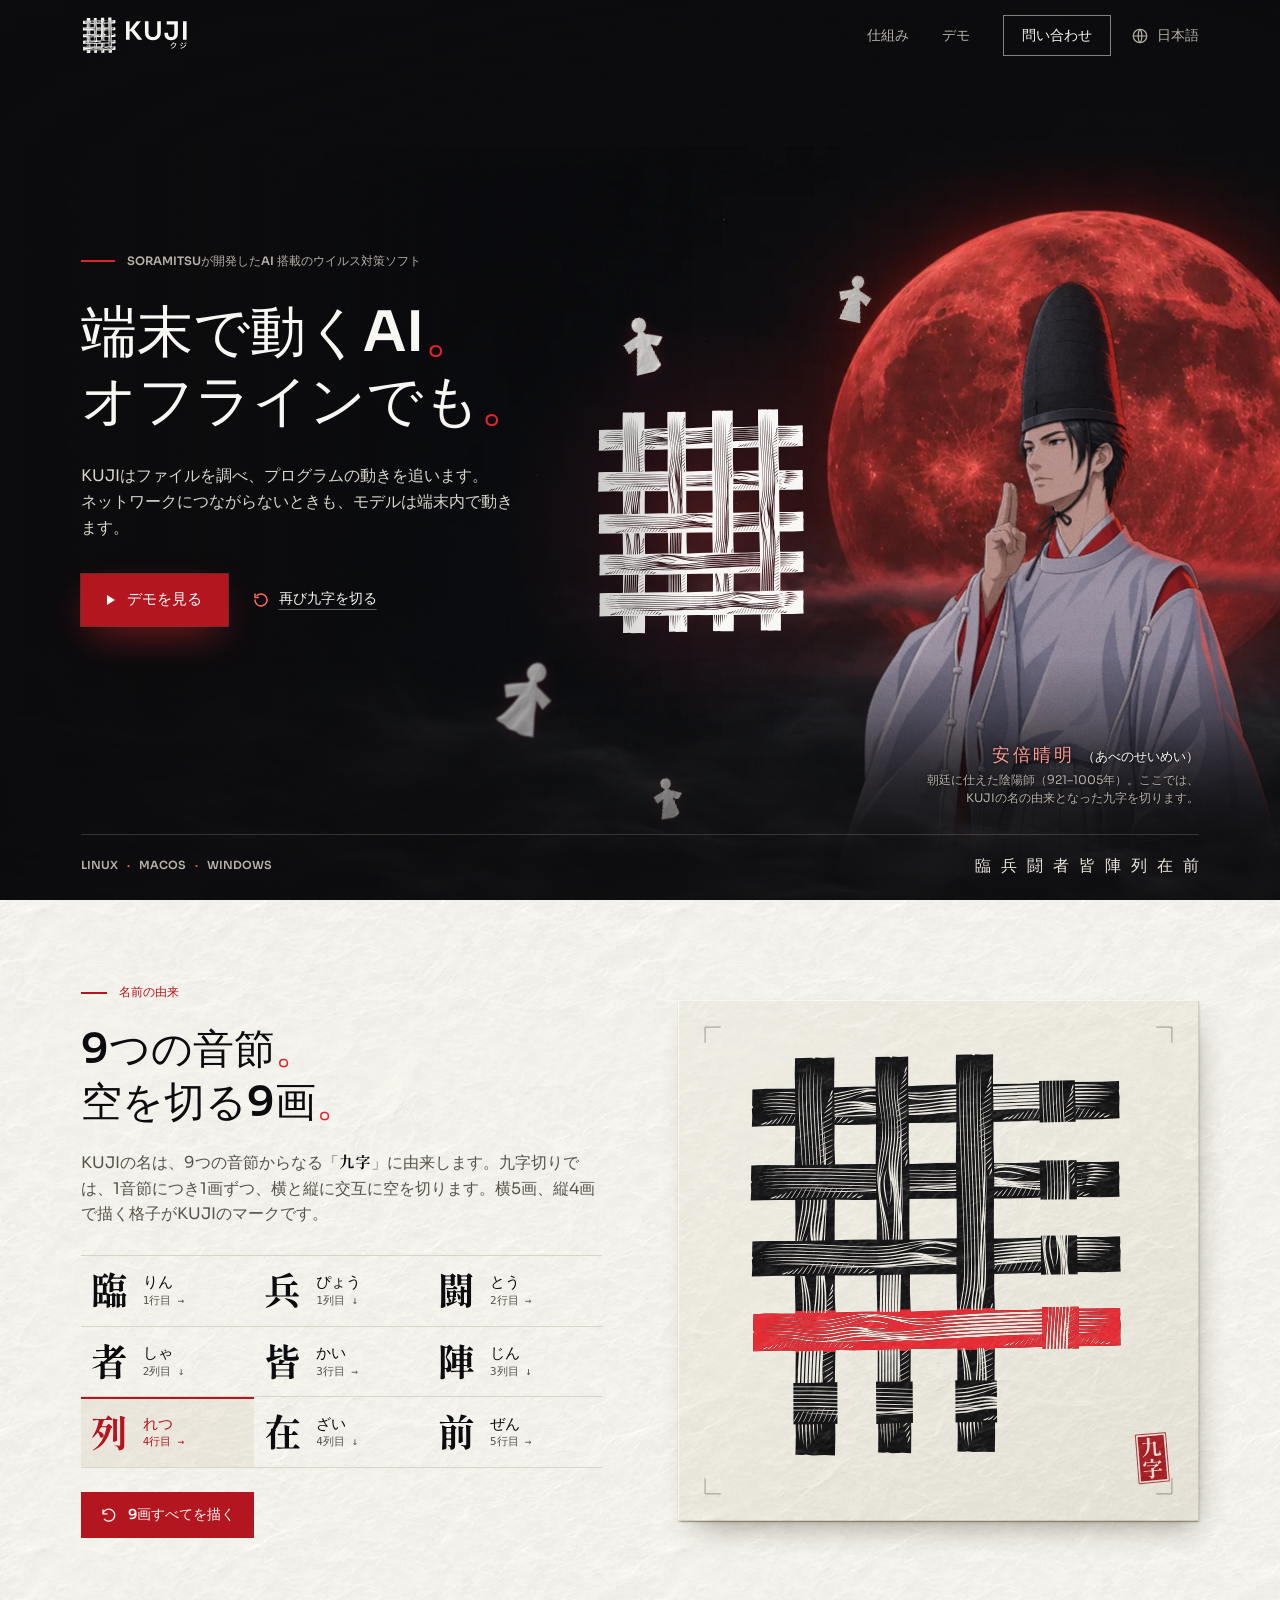
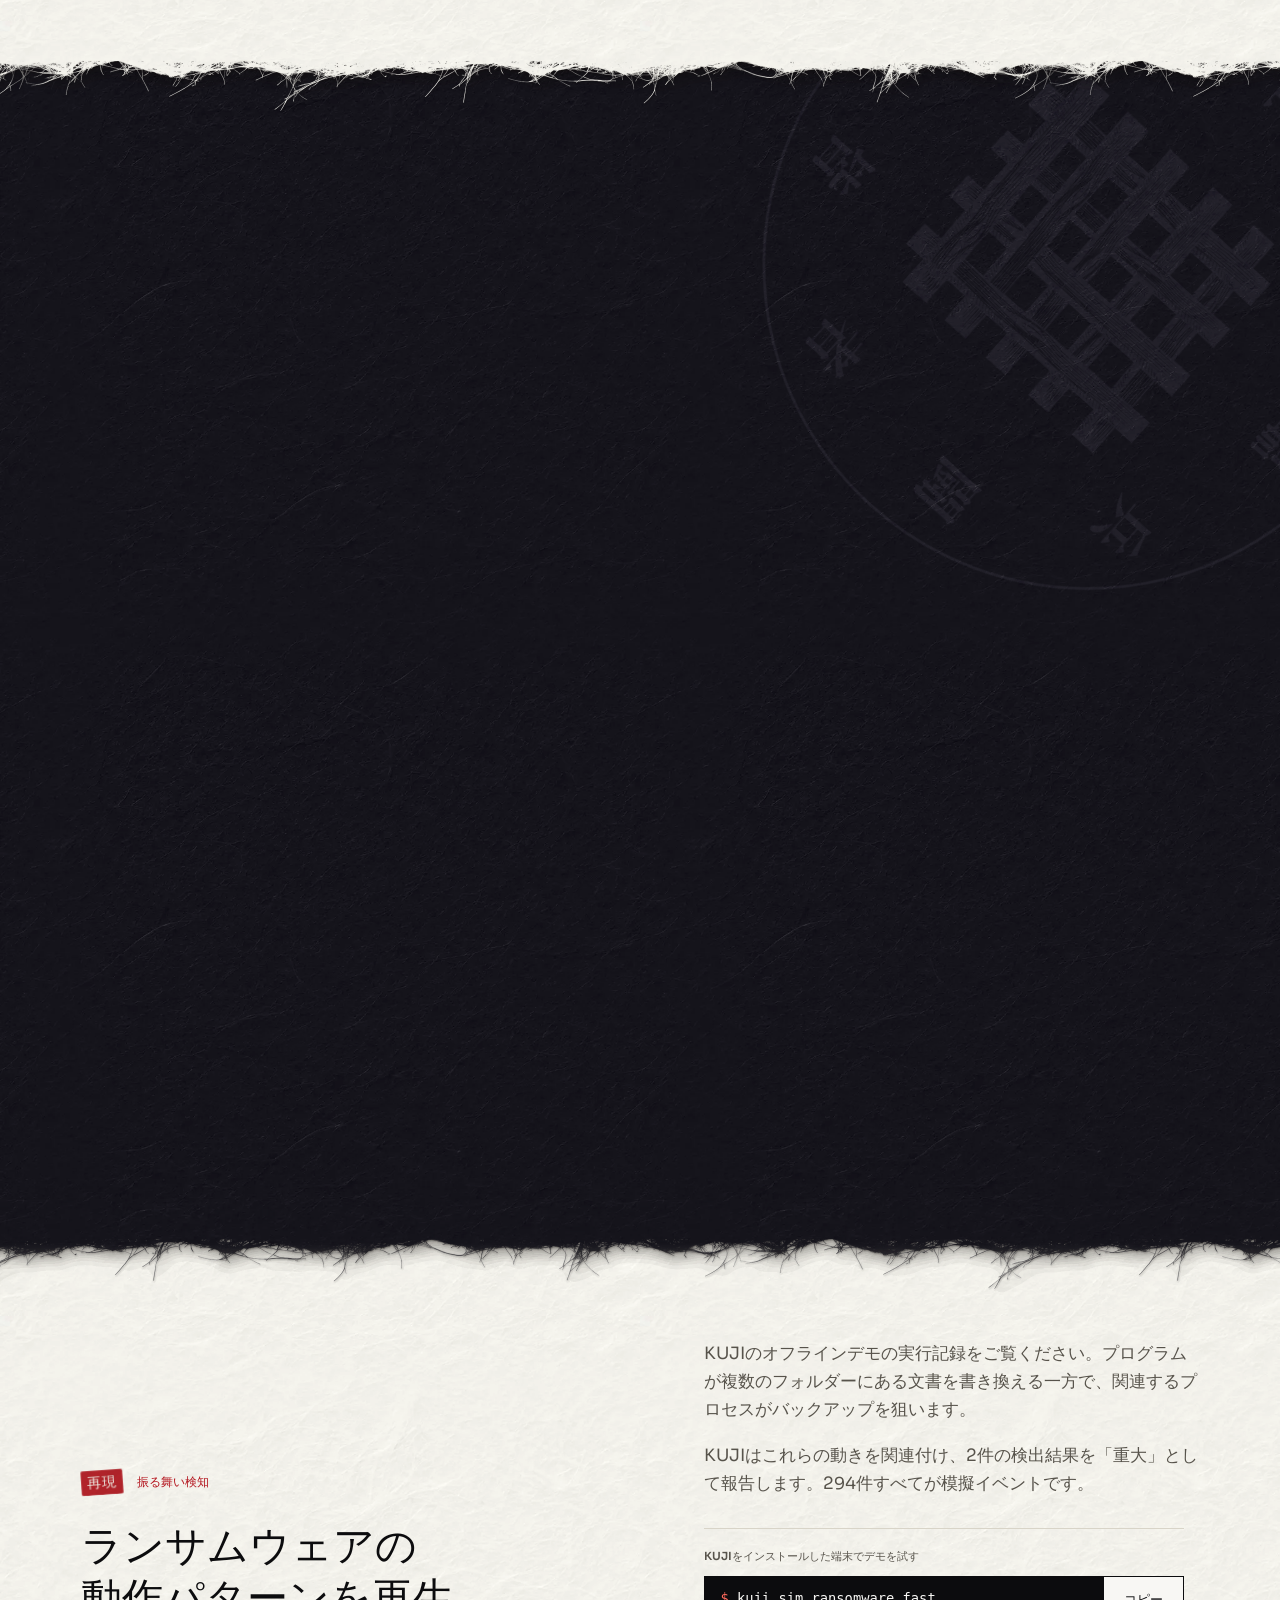
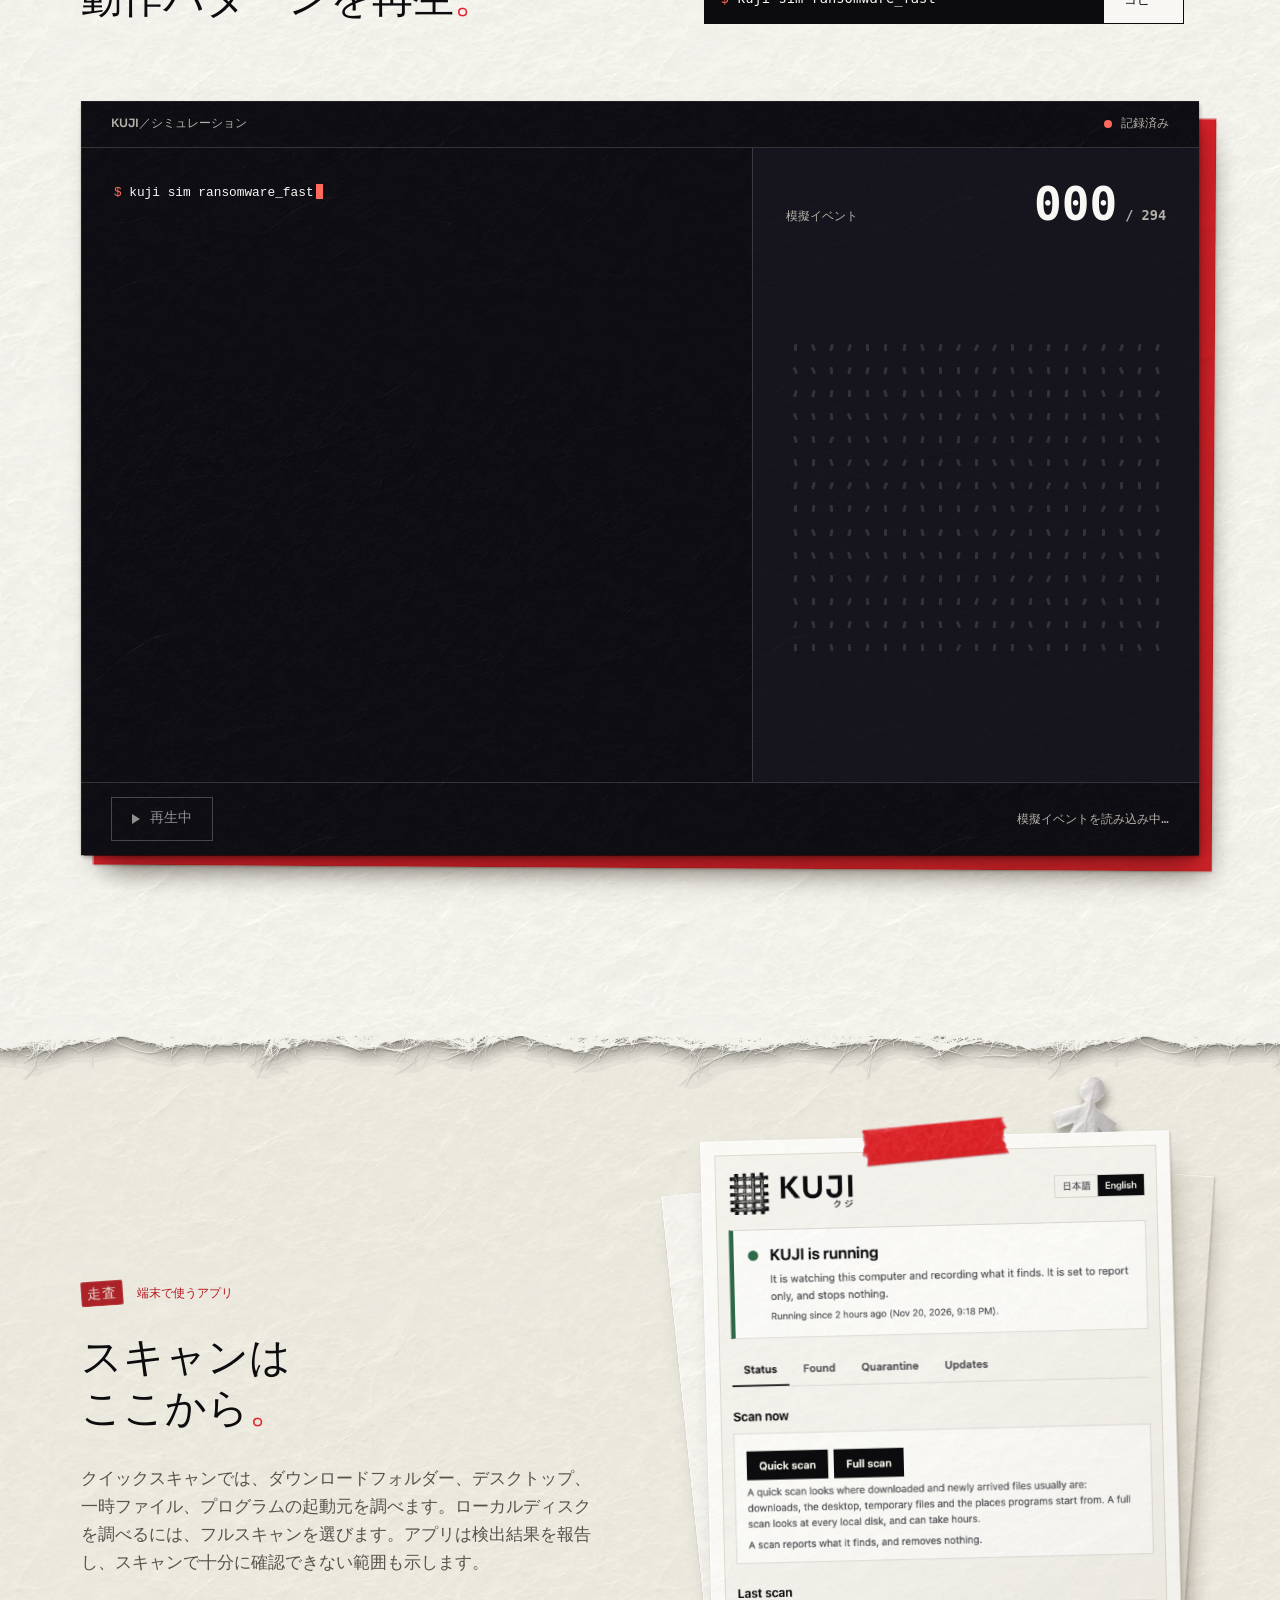
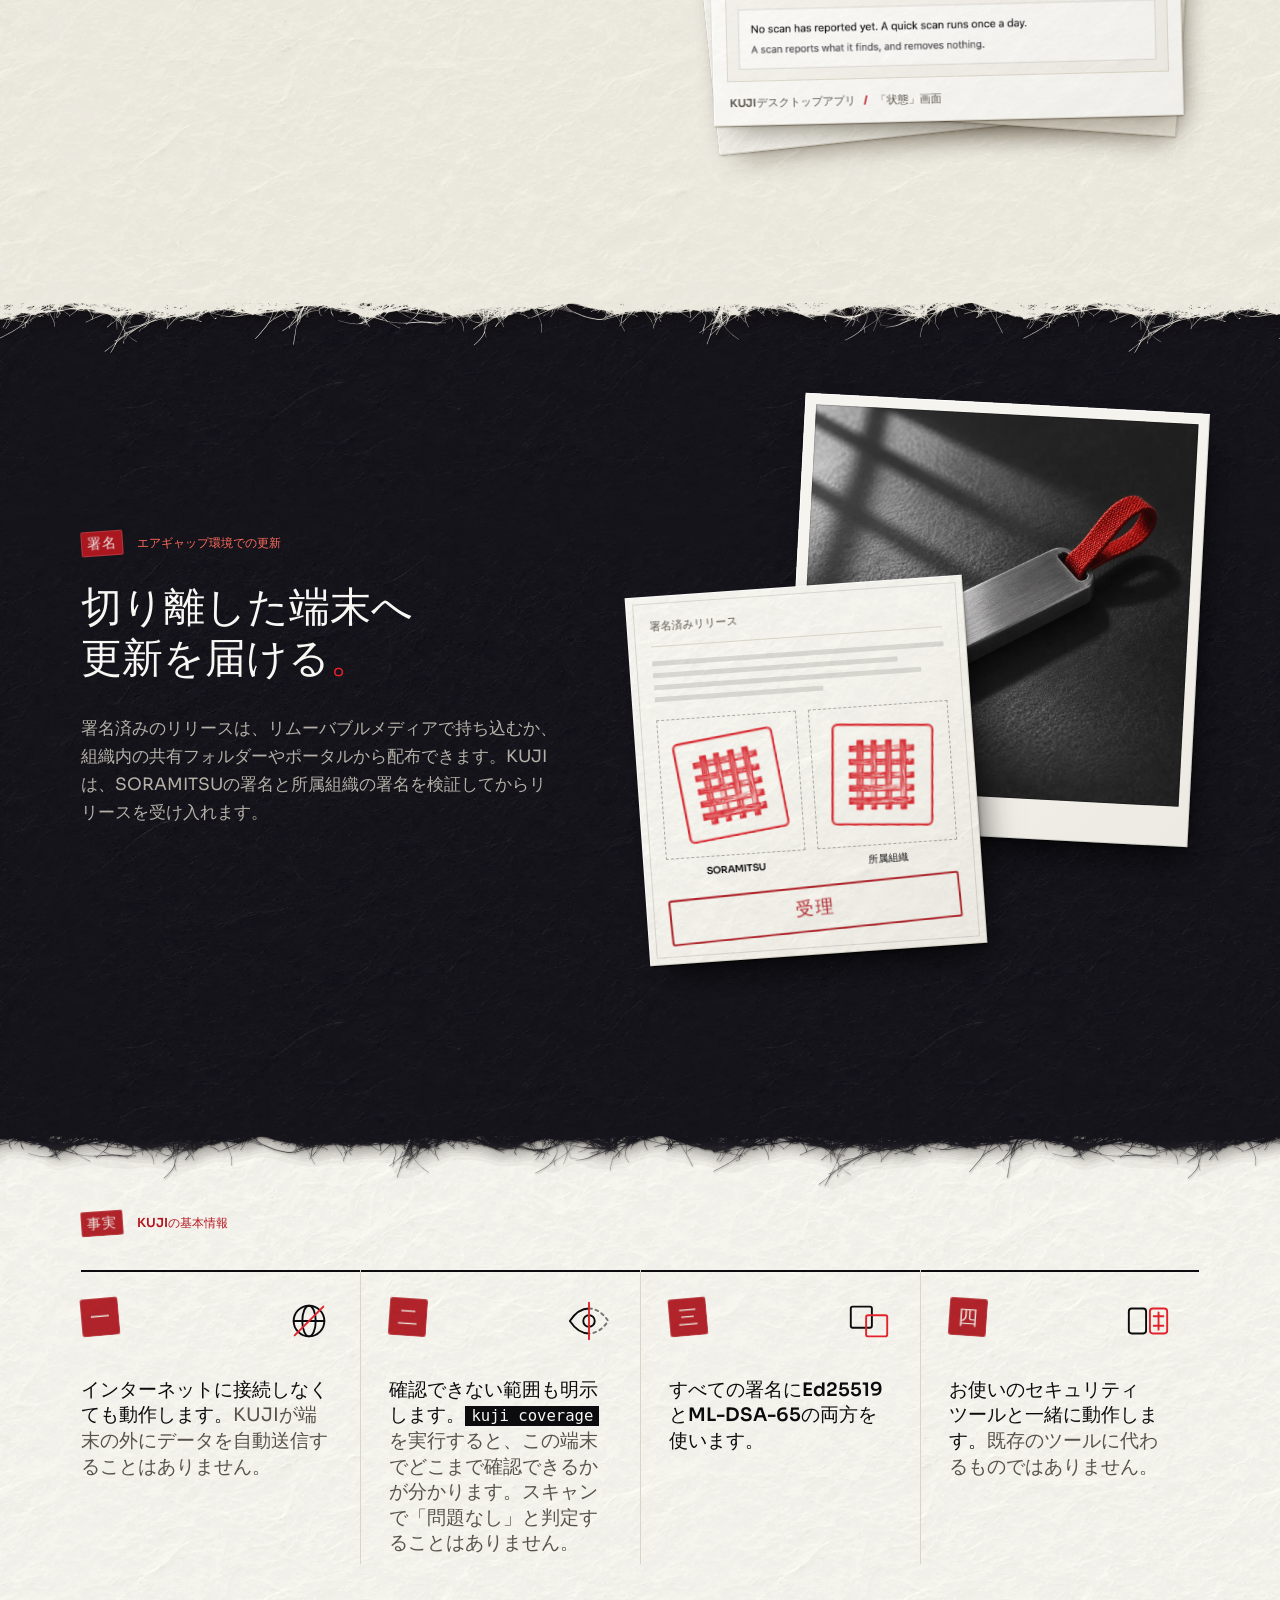
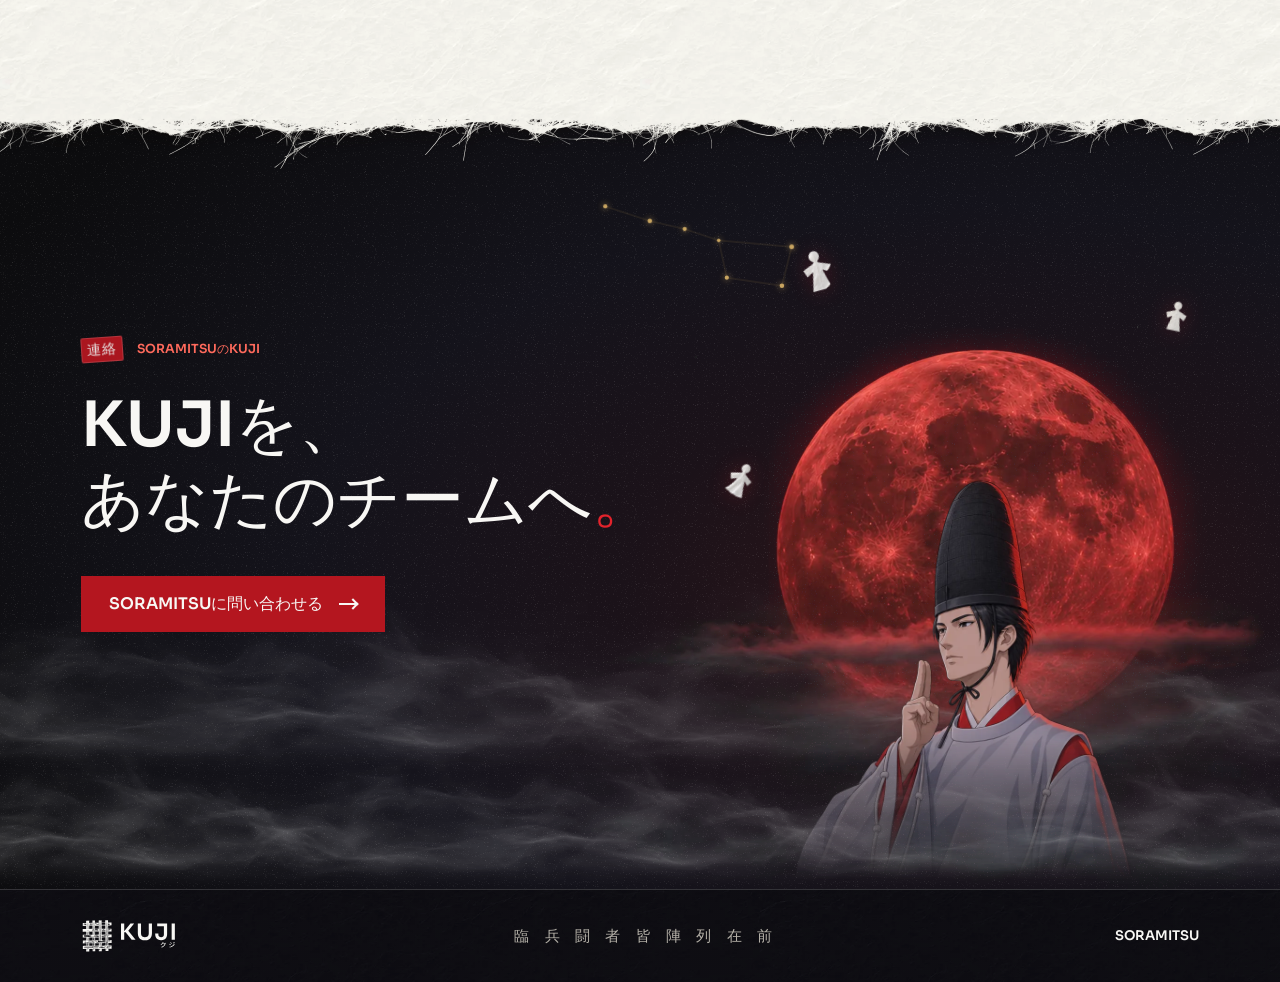
<file: ja/index.html>
<!doctype html>
<html lang="ja">
  <head>
    <meta charset="utf-8" />
    <meta name="viewport" content="width=device-width,initial-scale=1" />
    <meta name="theme-color" content="#0C0C0E" />
    <title>KUJI（クジ）｜SORAMITSUが開発したAI 搭載のウイルス対策ソフト</title>
    <meta
      name="description"
      content="KUJIはWindows、macOS、Linux向けのAI 搭載のウイルス対策ソフトです。オフラインでも、ファイル解析、振る舞い検知、機械学習の各機能がお使いのパソコンで動作します。KUJIの仕組みを紹介します。ランサムウェアのシミュレーションも再生できます。"
    />
    <meta property="og:title" content="KUJI｜端末で動くAI。オフラインでも。" />
    <meta
      property="og:description"
      content="オフラインで動くSORAMITSUのエンドポイントシステムをご紹介します。ランサムウェアのシミュレーションも再生できます。"
    />
    <meta property="og:type" content="website" />
    <meta property="og:image" content="https://kuji.soramitsu.co.jp/assets/og.jpg" />
    <meta property="og:image:width" content="1200" />
    <meta property="og:image:height" content="630" />
    <meta
      property="og:image:alt"
      content="朱色の月を背に、2本の指を立てる安倍晴明。その傍らに、9画で描いたKUJIの格子が見えます。"
    />
    <meta property="og:url" content="https://kuji.soramitsu.co.jp/ja/" />
    <meta property="og:locale" content="ja_JP" />
    <meta name="twitter:card" content="summary_large_image" />
    <link rel="canonical" href="https://kuji.soramitsu.co.jp/ja/" />
    <!-- ALTERNATES:START -->
    <link rel="alternate" hreflang="en" href="https://kuji.soramitsu.co.jp/" />
    <link rel="alternate" hreflang="ja" href="https://kuji.soramitsu.co.jp/ja/" />
    <link rel="alternate" hreflang="he" href="https://kuji.soramitsu.co.jp/he/" />
    <link rel="alternate" hreflang="ar" href="https://kuji.soramitsu.co.jp/ar/" />
    <link rel="alternate" hreflang="ru" href="https://kuji.soramitsu.co.jp/ru/" />
    <link rel="alternate" hreflang="fr" href="https://kuji.soramitsu.co.jp/fr/" />
    <link rel="alternate" hreflang="es" href="https://kuji.soramitsu.co.jp/es/" />
    <link rel="alternate" hreflang="pt" href="https://kuji.soramitsu.co.jp/pt/" />
    <link rel="alternate" hreflang="ur" href="https://kuji.soramitsu.co.jp/ur/" />
    <link rel="alternate" hreflang="bn" href="https://kuji.soramitsu.co.jp/bn/" />
    <link rel="alternate" hreflang="my" href="https://kuji.soramitsu.co.jp/my/" />
    <link rel="alternate" hreflang="km" href="https://kuji.soramitsu.co.jp/km/" />
    <link rel="alternate" hreflang="x-default" href="https://kuji.soramitsu.co.jp/" />
    <!-- ALTERNATES:END -->
    <link rel="icon" href="../assets/icon.svg" type="image/svg+xml" />
    <link
      rel="preload"
      as="font"
      type="font/woff2"
      href="../assets/sora-semibold.woff2"
      crossorigin
    />
    <link rel="preload" as="image" href="../assets/photo/sky.webp" />
    <link rel="preload" as="image" href="../assets/photo/seimei.webp" />
    <script>
      // Hold the words until the opening scene has played, and let go if its script never arrives.
      if (
        !matchMedia("(prefers-reduced-motion: reduce)").matches &&
        (!location.hash || location.hash === "#top")
      ) {
        document.documentElement.classList.add("intro-pending");
        window.kujiIntroBy = Date.now() + 4000;
        setTimeout(function () {
          if (!window.kujiHeroStarted) document.documentElement.classList.remove("intro-pending");
        }, 4000);
      }
    </script>
    <link rel="stylesheet" href="../style.css" />
    <link rel="stylesheet" href="../hero.css" />
    <link rel="stylesheet" href="../nine.css" />
    <link rel="stylesheet" href="../lang.css" />
    <script src="../hero.js" defer></script>
    <script src="../nine.js" defer></script>
    <script src="../page.js" defer></script>
  </head>
  <body>
    <a class="skip" href="#main">本文へ移動</a>

    <svg class="sprite" aria-hidden="true" focusable="false">
      <defs>
        <symbol id="shiki" viewBox="0 0 100 140">
          <path
            style="fill: var(--doll-fill, #f8f7f4)"
            d="M50 2C60 2 67 10 67 20C67 28 62 34 56 37L59 43L97 58L88 82L67 70L78 134L22 134L33 70L12 82L3 58L41 43L44 37C38 34 33 28 33 20C33 10 40 2 50 2Z"
          />
          <path
            style="fill: var(--doll-shade, rgba(12, 12, 14, 0.07))"
            d="M50 2C60 2 67 10 67 20C67 28 62 34 56 37L59 43L97 58L88 82L67 70L78 134L50 134Z"
          />
          <path
            d="M50 38V133"
            fill="none"
            stroke-width="1"
            style="stroke: var(--doll-crease, rgba(12, 12, 14, 0.2))"
          />
        </symbol>
      </defs>
    </svg>

    <header class="mast">
      <a class="mast-home" href="#top" aria-label="KUJIのホーム"
        ><img
          class="lockup"
          src="../assets/lockup-reversed.svg"
          width="118"
          height="45"
          alt=""
      /></a>
      <nav aria-label="メインナビゲーション">
        <a href="#system">仕組み</a><a href="#demo">デモ</a
        ><a
          class="nav-contact"
          href="mailto:service@soramitsu.co.jp?subject=KUJI%20enquiry"
          >問い合わせ</a
        >
      </nav>
      <details class="lang">
        <summary
          ><svg class="lang-globe" viewBox="0 0 24 24" width="18" height="18" aria-hidden="true" focusable="false"><circle cx="12" cy="12" r="9"/><path d="M3 12h18M12 3c3.200 3.300 3.200 14.700 0 18M12 3c-3.200 3.300-3.200 14.700 0 18"/></svg
          ><span class="sr-only">言語： </span
          ><!-- CURRENT:START --><span class="lang-current" lang="ja" translate="no">日本語</span><!-- CURRENT:END --></summary
        >
        <!-- LANGS:START -->
        <ul class="lang-list" translate="no">
          <li><a href="../" hreflang="en" lang="en">English</a></li>
          <li><a href="../ja/" hreflang="ja" lang="ja" aria-current="page">日本語</a></li>
          <li><a href="../he/" hreflang="he" lang="he" dir="rtl">עברית</a></li>
          <li><a href="../ar/" hreflang="ar" lang="ar" dir="rtl">العربية</a></li>
          <li><a href="../ru/" hreflang="ru" lang="ru">Русский</a></li>
          <li><a href="../fr/" hreflang="fr" lang="fr">Français</a></li>
          <li><a href="../es/" hreflang="es" lang="es">Español</a></li>
          <li><a href="../pt/" hreflang="pt" lang="pt-BR">Português</a></li>
          <li><a href="../ur/" hreflang="ur" lang="ur" dir="rtl">اردو</a></li>
          <li><a href="../bn/" hreflang="bn" lang="bn">বাংলা</a></li>
          <li><a href="../my/" hreflang="my" lang="my">မြန်မာ</a></li>
          <li><a href="../km/" hreflang="km" lang="km">ខ្មែរ</a></li>
        </ul>
        <!-- LANGS:END -->
      </details>
      <span class="mast-progress" aria-hidden="true"></span>
    </header>

    <main id="main">
      <section class="hero" id="top" aria-labelledby="hero-title">
        <!-- HERO:START -->
<div class="hero-stage" aria-hidden="true">
  <div class="hs-world">
    <img class="hs-l" id="hs-sky" data-depth=".3" style="--x:106;--y:-69;--w:1676;--h:1117" src="../assets/photo/sky.webp" width="1536" height="1024" alt="" decoding="async" fetchpriority="high" />
    <img class="hs-l hs-soft" id="hs-sky-soft" data-depth=".3" style="--x:106;--y:-69;--w:1676;--h:1117" src="../assets/photo/sky-soft.webp" width="640" height="427" alt="" decoding="async" />
    <div class="hs-l hs-mist hs-mist-far" data-depth=".16" style="--x:-2800;--y:520;--w:6804;--h:420;--n:3400;--tiles:6"><i></i></div>
    <img class="hs-l hs-soft" id="hs-seimei-soft" style="--x:872;--y:92;--w:708;--h:1062" src="../assets/photo/seimei-soft.webp" width="341" height="512" alt="" decoding="async" />
    <img class="hs-l" id="hs-seimei" style="--x:872;--y:92;--w:708;--h:1062" src="../assets/photo/seimei.webp" width="1024" height="1536" alt="" decoding="async" fetchpriority="high" />
    <img class="hs-l hs-blink" style="--x:1163.08;--y:351.97;--w:72.6;--h:36.64" src="../assets/photo/seimei-eyes.webp" width="105" height="53" alt="" decoding="async" />
    <div class="hs-l hs-floor" style="--x:-4000;--y:650;--w:9600;--h:3600;--n:480"></div>
  </div>
  <div class="hs-veil" id="hs-veil"></div>

  <svg class="hero-svg" id="hero-svg" viewBox="-182 -86 1690 1056" preserveAspectRatio="xMaxYMax slice" focusable="false">
    <defs>
      <radialGradient id="h-latglow">
        <stop offset="0" stop-color="#E3232C" stop-opacity=".5"/>
        <stop offset=".5" stop-color="#E3232C" stop-opacity=".16"/>
        <stop offset="1" stop-color="#E3232C" stop-opacity="0"/>
      </radialGradient>
      <radialGradient id="h-flashfill">
        <stop offset="0" stop-color="#FFF4EC" stop-opacity=".85"/>
        <stop offset=".3" stop-color="#FF8A78" stop-opacity=".4"/>
        <stop offset="1" stop-color="#E3232C" stop-opacity="0"/>
      </radialGradient>
      <clipPath id="h-reveal">
        <polygon class="h-clip" points="0,0 358,0 358,376 0,376"/>
        <polygon class="h-clip" points="0,0 358,0 358,376 0,376"/>
        <polygon class="h-clip" points="0,0 358,0 358,376 0,376"/>
        <polygon class="h-clip" points="0,0 358,0 358,376 0,376"/>
        <polygon class="h-clip" points="0,0 358,0 358,376 0,376"/>
        <polygon class="h-clip" points="0,0 358,0 358,376 0,376"/>
        <polygon class="h-clip" points="0,0 358,0 358,376 0,376"/>
        <polygon class="h-clip" points="0,0 358,0 358,376 0,376"/>
        <polygon class="h-clip" points="0,0 358,0 358,376 0,376"/>
      </clipPath>
    </defs>

    <g id="h-kanji" fill="#E3232C">
      <use class="h-kj" href="../assets/seals.svg#seal-1" x="-150" y="-150" width="300" height="300"/>
      <use class="h-kj" href="../assets/seals.svg#seal-2" x="-150" y="-150" width="300" height="300"/>
      <use class="h-kj" href="../assets/seals.svg#seal-3" x="-150" y="-150" width="300" height="300"/>
      <use class="h-kj" href="../assets/seals.svg#seal-4" x="-150" y="-150" width="300" height="300"/>
      <use class="h-kj" href="../assets/seals.svg#seal-5" x="-150" y="-150" width="300" height="300"/>
      <use class="h-kj" href="../assets/seals.svg#seal-6" x="-150" y="-150" width="300" height="300"/>
      <use class="h-kj" href="../assets/seals.svg#seal-7" x="-150" y="-150" width="300" height="300"/>
      <use class="h-kj" href="../assets/seals.svg#seal-8" x="-150" y="-150" width="300" height="300"/>
      <use class="h-kj" href="../assets/seals.svg#seal-9" x="-150" y="-150" width="300" height="300"/>
    </g>

    <g id="h-lattice" transform="translate(745 470) scale(.82) translate(-179 -188)">
      <circle id="h-latglow-c" cx="179" cy="188" r="330" fill="url(#h-latglow)"/>
      <circle id="h-ring" cx="179" cy="188" r="10" fill="none" stroke="#FF6A5C" stroke-width="1.6" opacity="0"/>
      <circle id="h-flash" cx="179" cy="188" r="420" fill="url(#h-flashfill)" opacity="0"/>
      <g id="h-halos" fill="none" stroke-linecap="round"></g>
      <g clip-path="url(#h-reveal)">
        <image id="h-mark" href="../assets/mark-reversed.svg" width="358" height="376"/>
      </g>
      <g id="h-cores" fill="none" stroke-linecap="round">
        <path class="h-core" d="M12 57L341 50"/>
        <path class="h-core" d="M68 12L69 368"/>
        <path class="h-core" d="M11 124L341 121"/>
        <path class="h-core" d="M137 11L140 366"/>
        <path class="h-core" d="M12 192L342 188"/>
        <path class="h-core" d="M211 9L213 365"/>
        <path class="h-core" d="M13 258L342 253"/>
        <path class="h-core" d="M284.500 7L289.500 364"/>
        <path class="h-core" d="M13 322L342 318"/>
      </g>
    </g>

    <path id="h-sparks-glow" fill="none" stroke-linecap="round" d=""/>
    <path id="h-sparks" fill="none" stroke-linecap="round" d=""/>
  </svg>

  <img class="hs-hand" id="hs-hand" data-tip-x="200" data-tip-y="392" data-angle="26.1" data-unit="0.215" src="../assets/photo/hand.webp" width="1836" height="2600" alt="" decoding="async" />
  <img class="hs-hand hs-hand-lit" id="hs-hand-lit" src="../assets/photo/hand-tip.webp" width="1010" height="1200" alt="" decoding="async" />

  <div class="hs-world hs-world-front">
    <div class="hs-l hs-mist hs-mist-near" data-depth="-.22" style="--x:-2600;--y:690;--w:6804;--h:360;--n:3400;--tiles:7"><i></i></div>
    <div class="hs-l hs-motes" data-depth="-.12" style="--x:380;--y:60;--w:1240;--h:860;--n:1240"><i style="--mx:17.5%;--my:71.8%;--ms:0.83%;--mo:0.61;--md:11.2s;--mw:-15.1s;--mdx:2%"></i><i style="--mx:19.3%;--my:59.1%;--ms:0.94%;--mo:0.36;--md:18.3s;--mw:-8.1s;--mdx:-2%"></i><i style="--mx:76.6%;--my:36.1%;--ms:0.52%;--mo:0.37;--md:19.0s;--mw:-14.0s;--mdx:1%"></i><i style="--mx:59.9%;--my:20.7%;--ms:0.60%;--mo:0.62;--md:10.2s;--mw:-18.1s;--mdx:-1%"></i><i style="--mx:4.2%;--my:75.8%;--ms:0.42%;--mo:0.79;--md:9.2s;--mw:-3.1s;--mdx:3%"></i><i style="--mx:34.2%;--my:55.8%;--ms:0.49%;--mo:0.37;--md:17.7s;--mw:-4.5s;--mdx:-2%"></i><i style="--mx:21.6%;--my:93.6%;--ms:1.02%;--mo:0.77;--md:16.6s;--mw:-11.0s;--mdx:3%"></i><i style="--mx:8.7%;--my:61.7%;--ms:0.77%;--mo:0.56;--md:12.4s;--mw:-2.8s;--mdx:2%"></i><i style="--mx:40.5%;--my:46.5%;--ms:0.69%;--mo:0.56;--md:18.9s;--mw:-7.3s;--mdx:-3%"></i><i style="--mx:80.4%;--my:30.4%;--ms:0.89%;--mo:0.89;--md:9.0s;--mw:-1.3s;--mdx:2%"></i><i style="--mx:72.3%;--my:35.3%;--ms:0.81%;--mo:0.66;--md:15.2s;--mw:-3.4s;--mdx:-2%"></i><i style="--mx:60.9%;--my:83.0%;--ms:0.60%;--mo:0.77;--md:18.3s;--mw:-4.7s;--mdx:-2%"></i><i style="--mx:8.2%;--my:81.5%;--ms:0.93%;--mo:0.56;--md:15.8s;--mw:-12.8s;--mdx:3%"></i><i style="--mx:92.1%;--my:49.7%;--ms:1.09%;--mo:0.88;--md:14.9s;--mw:-16.8s;--mdx:1%"></i><i style="--mx:49.6%;--my:70.0%;--ms:1.05%;--mo:0.49;--md:14.6s;--mw:-8.3s;--mdx:1%"></i><i style="--mx:74.7%;--my:55.7%;--ms:0.98%;--mo:0.38;--md:11.6s;--mw:-5.5s;--mdx:1%"></i></div>
    <span class="hs-doll" data-depth=".1" style="--x:668;--y:238;--r:-14;--s:.56"><img src="../assets/photo/doll-2.webp" width="700" height="980" alt="" decoding="async" /></span>
    <span class="hs-doll hs-doll-far" data-depth=".22" style="--x:946;--y:176;--r:12;--s:.46"><img src="../assets/photo/doll-1.webp" width="700" height="980" alt="" decoding="async" /></span>
    <span class="hs-doll hs-doll-near" data-depth="-.2" style="--x:512;--y:704;--r:18;--s:.74"><img src="../assets/photo/doll-3.webp" width="700" height="980" alt="" decoding="async" /></span>
    <span class="hs-doll hs-doll-far" data-depth=".16" style="--x:700;--y:836;--r:-10;--s:.4;--ny:730"><img src="../assets/photo/doll-2.webp" width="700" height="980" alt="" decoding="async" /></span>
  </div>
  <div class="hs-grain"></div>
  <div class="hs-vignette"></div>
</div>
<div class="hero-scrim" aria-hidden="true"></div>

<p class="hero-card" aria-hidden="true"><span lang="ja">安倍晴明</span><b>あべのせいめい</b></p>

<div class="hero-copy">
  <p class="hero-eyebrow"><span></span>SORAMITSUが開発したAI 搭載のウイルス対策ソフト</p>
  <h1 id="hero-title">端末で動くAI<span>。</span><br />オフラインでも<span>。</span></h1>
  <p class="hero-intro">
    KUJIはファイルを調べ、プログラムの動きを追います。ネットワークにつながらないときも、モデルは端末内で動きます。
  </p>
  <div class="hero-actions">
    <a class="hero-button" href="#demo"><span class="hero-play" aria-hidden="true"></span>デモを見る</a>
    <button class="hero-replay" id="hero-replay" type="button" hidden>
      <svg viewBox="0 0 24 24" width="18" height="18" aria-hidden="true" focusable="false"><path fill="none" stroke="currentColor" stroke-width="2" stroke-linecap="round" stroke-linejoin="round" d="M4 12a8 8 0 1 0 2.6-5.900M4 4v4.500h4.500"/></svg>再び九字を切る
    </button>
  </div>
</div>

<p class="hero-plate">
  <span lang="ja">安倍晴明</span>（あべのせいめい）<small>朝廷に仕えた陰陽師（921–1005年）。ここでは、KUJIの名の由来となった九字を切ります。</small>
</p>

<div class="hero-foot">
  <span translate="no">Linux <b>·</b> macOS <b>·</b> Windows</span>
  <span class="hero-chant" lang="ja"><i>臨</i><i>兵</i><i>闘</i><i>者</i><i>皆</i><i>陣</i><i>列</i><i>在</i><i>前</i></span>
</div>

<button class="hero-skip" id="hero-skip" type="button" hidden>演出をスキップ</button>
<!-- HERO:END -->
      </section>
      <!-- NINE:START -->
<section class="nine" id="nine" aria-labelledby="nine-title">
  <div class="nine-layout">
    <div class="nine-intro">
      <p class="nine-label">名前の由来</p>
      <h2 class="nine-title" id="nine-title">9つの音節<span>。</span><br />空を切る9画<span>。</span></h2>
      <p class="nine-description">
        KUJIの名は、9つの音節からなる「<span class="nine-name" lang="ja"><span class="nine-spoken">九字</span><svg viewBox="0 0 2000 1000" aria-hidden="true"><use href="../assets/seals.svg#seal-ku" width="1000" height="1000"/><use href="../assets/seals.svg#seal-ji" x="1000" width="1000" height="1000"/></svg></span>」に由来します。九字切りでは、1音節につき1画ずつ、横と縦に交互に空を切ります。横5画、縦4画で描く格子がKUJIのマークです。
      </p>
    </div>

    <svg class="nine-print" viewBox="0 0 500 500" role="img" aria-labelledby="nine-print-title">
      <title id="nine-print-title">横5画、縦4画で刻んだKUJIの格子模様</title>
      <path class="nine-register" fill="none" d="M26 41V26H41 M459 26H474V41 M474 459V474H459 M41 474H26V459" />
      <svg class="nine-ghost" x="18" y="18" width="464" height="464" viewBox="0 0 1000 1000" aria-hidden="true">
        <use href="../assets/seals.svg#seal-1" width="1000" height="1000" />
      </svg>
      <svg x="58" y="42" width="384" height="404" viewBox="0 0 358 376">
        <defs>
          <image id="nine-impression" href="../assets/mark.svg" width="358" height="376" />
          <filter id="nine-color" x="0" y="0" width="100%" height="100%" color-interpolation-filters="sRGB">
            <feFlood class="nine-pigment" flood-color="#E3232C" />
            <feComposite in2="SourceGraphic" operator="in" />
          </filter>
          <clipPath id="nine-drawn"></clipPath>
          <clipPath id="nine-current"><rect x="-1.5" y="-1.5" width="0" height="35" /></clipPath>
        </defs>
        <use class="nine-ink" href="#nine-impression" />
        <g class="nine-vermilion" clip-path="url(#nine-current)">
          <use href="#nine-impression" filter="url(#nine-color)" />
        </g>
      </svg>
      <g class="nine-chop" transform="translate(440 419) rotate(-4)">
        <path fill="currentColor" d="M1 .8 26 0 26.8 42.6 1.4 43.2Z" />
        <path fill="none" stroke="currentColor" stroke-width=".8" d="m-1-1.5 29-.3.6 46.4-29.2.8Z" />
        <g class="nine-chop-type">
          <use href="../assets/seals.svg#seal-ku" x="3" y="1" width="21" height="21" />
          <use href="../assets/seals.svg#seal-ji" x="3" y="21" width="21" height="21" />
        </g>
      </g>
      <pattern id="nine-fibre-tile" patternUnits="userSpaceOnUse" width="560" height="560">
        <image href="../assets/photo/ink-fibre.webp" width="560" height="560" />
      </pattern>
      <rect class="nine-fibre" width="500" height="500" fill="url(#nine-fibre-tile)" />
    </svg>

    <div class="nine-controls">
      <div class="nine-grid">
        <button class="nine-cut" type="button" disabled>
          <span class="nine-glyph" lang="ja"><span class="nine-spoken">臨</span><svg viewBox="0 0 1000 1000" aria-hidden="true"><use href="../assets/seals.svg#seal-1"/></svg></span>
          <span class="nine-caption"><span class="nine-reading">りん</span><span class="nine-direction">1行目 →</span></span>
        </button>
        <button class="nine-cut" type="button" disabled>
          <span class="nine-glyph" lang="ja"><span class="nine-spoken">兵</span><svg viewBox="0 0 1000 1000" aria-hidden="true"><use href="../assets/seals.svg#seal-2"/></svg></span>
          <span class="nine-caption"><span class="nine-reading">ぴょう</span><span class="nine-direction">1列目 ↓</span></span>
        </button>
        <button class="nine-cut" type="button" disabled>
          <span class="nine-glyph" lang="ja"><span class="nine-spoken">闘</span><svg viewBox="0 0 1000 1000" aria-hidden="true"><use href="../assets/seals.svg#seal-3"/></svg></span>
          <span class="nine-caption"><span class="nine-reading">とう</span><span class="nine-direction">2行目 →</span></span>
        </button>
        <button class="nine-cut" type="button" disabled>
          <span class="nine-glyph" lang="ja"><span class="nine-spoken">者</span><svg viewBox="0 0 1000 1000" aria-hidden="true"><use href="../assets/seals.svg#seal-4"/></svg></span>
          <span class="nine-caption"><span class="nine-reading">しゃ</span><span class="nine-direction">2列目 ↓</span></span>
        </button>
        <button class="nine-cut" type="button" disabled>
          <span class="nine-glyph" lang="ja"><span class="nine-spoken">皆</span><svg viewBox="0 0 1000 1000" aria-hidden="true"><use href="../assets/seals.svg#seal-5"/></svg></span>
          <span class="nine-caption"><span class="nine-reading">かい</span><span class="nine-direction">3行目 →</span></span>
        </button>
        <button class="nine-cut" type="button" disabled>
          <span class="nine-glyph" lang="ja"><span class="nine-spoken">陣</span><svg viewBox="0 0 1000 1000" aria-hidden="true"><use href="../assets/seals.svg#seal-6"/></svg></span>
          <span class="nine-caption"><span class="nine-reading">じん</span><span class="nine-direction">3列目 ↓</span></span>
        </button>
        <button class="nine-cut" type="button" disabled>
          <span class="nine-glyph" lang="ja"><span class="nine-spoken">列</span><svg viewBox="0 0 1000 1000" aria-hidden="true"><use href="../assets/seals.svg#seal-7"/></svg></span>
          <span class="nine-caption"><span class="nine-reading">れつ</span><span class="nine-direction">4行目 →</span></span>
        </button>
        <button class="nine-cut" type="button" disabled>
          <span class="nine-glyph" lang="ja"><span class="nine-spoken">在</span><svg viewBox="0 0 1000 1000" aria-hidden="true"><use href="../assets/seals.svg#seal-8"/></svg></span>
          <span class="nine-caption"><span class="nine-reading">ざい</span><span class="nine-direction">4列目 ↓</span></span>
        </button>
        <button class="nine-cut" type="button" disabled>
          <span class="nine-glyph" lang="ja"><span class="nine-spoken">前</span><svg viewBox="0 0 1000 1000" aria-hidden="true"><use href="../assets/seals.svg#seal-9"/></svg></span>
          <span class="nine-caption"><span class="nine-reading">ぜん</span><span class="nine-direction">5行目 →</span></span>
        </button>
      </div>
      <button class="nine-replay" type="button" disabled>
        <svg width="18" height="18" viewBox="0 0 24 24" fill="none" stroke="currentColor" stroke-width="1.7" aria-hidden="true"><path d="M4 10a8 8 0 1 1 1.4 7.1M4 4.5v6h6"/></svg>9画すべてを描く
      </button>
    </div>
  </div>
</section>
<!-- NINE:END -->

      <section
        class="band dark system"
        id="system"
        aria-labelledby="system-title"
        data-live
      >
        <img
          class="system-emblem"
          src="../assets/emblem-reversed.svg"
          alt=""
          width="512"
          height="512"
          loading="lazy"
        />
        <div class="wrap">
          <header class="sec-head" data-reveal>
            <p class="section-label">
              <span class="jp" lang="ja" aria-hidden="true">証拠</span>端末内での解析
            </p>
            <h2 id="system-title">
              プログラムを疑う<br />手がかりは<span>？</span>
            </h2>
          </header>

          <ol class="evidence" role="list">
            <li class="evi" data-reveal="card" style="--i: 0">
              <span class="evi-doll" aria-hidden="true"
                ><img class="pdoll" src="../assets/photo/doll-1-240.webp" alt="" width="240" height="336" loading="lazy" decoding="async"
                /><span class="doll-num" lang="ja">一</span></span
              >
              <div class="vis" aria-hidden="true">
                <svg class="v v-file" viewBox="0 0 260 170" focusable="false">
                  <path
                    d="M22 12H146L172 38V158H22Z"
                    fill="#fff"
                    stroke="#0C0C0E"
                    stroke-width="2"
                    stroke-linejoin="round"
                  />
                  <path
                    d="M146 12V38H172"
                    fill="none"
                    stroke="#0C0C0E"
                    stroke-width="2"
                    stroke-linejoin="round"
                  />
                  <g fill="#0C0C0E">
                    <rect x="34" y="24" width="56" height="7" rx="1" />
                    <rect x="34" y="36" width="28" height="7" rx="1" />
                    <rect x="66" y="36" width="40" height="7" rx="1" />
                  </g>
                  <g fill="#D7D1C3"><rect x="34" y="56" width="7" height="7"/><rect x="44.5" y="56" width="7" height="7"/><rect x="55" y="56" width="7" height="7"/><rect x="65.5" y="56" width="7" height="7"/><rect x="76" y="56" width="7" height="7"/><rect x="86.5" y="56" width="7" height="7"/><rect x="97" y="56" width="7" height="7"/><rect x="107.5" y="56" width="7" height="7"/><rect x="118" y="56" width="7" height="7"/><rect x="128.5" y="56" width="7" height="7"/><rect x="139" y="56" width="7" height="7"/><rect x="149.5" y="56" width="7" height="7"/><rect x="34" y="70" width="7" height="7"/><rect x="44.5" y="70" width="7" height="7"/><rect x="55" y="70" width="7" height="7"/><rect x="65.5" y="70" width="7" height="7"/><rect x="76" y="70" width="7" height="7"/><rect x="86.5" y="70" width="7" height="7"/><rect x="97" y="70" width="7" height="7"/><rect x="107.5" y="70" width="7" height="7"/><rect x="118" y="70" width="7" height="7"/><rect x="128.5" y="70" width="7" height="7"/><rect x="139" y="70" width="7" height="7"/><rect x="149.5" y="70" width="7" height="7"/><rect x="34" y="84" width="7" height="7"/><rect x="44.5" y="84" width="7" height="7"/><rect x="55" y="84" width="7" height="7"/><rect x="65.5" y="84" width="7" height="7"/><rect x="76" y="84" width="7" height="7"/><rect x="86.5" y="84" width="7" height="7"/><rect x="139" y="84" width="7" height="7"/><rect x="149.5" y="84" width="7" height="7"/><rect x="34" y="98" width="7" height="7"/><rect x="44.5" y="98" width="7" height="7"/><rect x="55" y="98" width="7" height="7"/><rect x="65.5" y="98" width="7" height="7"/><rect x="76" y="98" width="7" height="7"/><rect x="86.5" y="98" width="7" height="7"/><rect x="97" y="98" width="7" height="7"/><rect x="107.5" y="98" width="7" height="7"/><rect x="118" y="98" width="7" height="7"/><rect x="128.5" y="98" width="7" height="7"/><rect x="139" y="98" width="7" height="7"/><rect x="149.5" y="98" width="7" height="7"/><rect x="34" y="112" width="7" height="7"/><rect x="44.5" y="112" width="7" height="7"/><rect x="55" y="112" width="7" height="7"/><rect x="65.5" y="112" width="7" height="7"/><rect x="76" y="112" width="7" height="7"/><rect x="86.5" y="112" width="7" height="7"/><rect x="97" y="112" width="7" height="7"/><rect x="107.5" y="112" width="7" height="7"/><rect x="118" y="112" width="7" height="7"/><rect x="128.5" y="112" width="7" height="7"/><rect x="139" y="112" width="7" height="7"/><rect x="149.5" y="112" width="7" height="7"/><rect x="34" y="126" width="7" height="7"/><rect x="44.5" y="126" width="7" height="7"/><rect x="55" y="126" width="7" height="7"/><rect x="65.5" y="126" width="7" height="7"/><rect x="76" y="126" width="7" height="7"/><rect x="86.5" y="126" width="7" height="7"/><rect x="97" y="126" width="7" height="7"/><rect x="107.5" y="126" width="7" height="7"/><rect x="149.5" y="126" width="7" height="7"/><rect x="34" y="140" width="7" height="7"/><rect x="44.5" y="140" width="7" height="7"/><rect x="55" y="140" width="7" height="7"/><rect x="65.5" y="140" width="7" height="7"/><rect x="76" y="140" width="7" height="7"/><rect x="86.5" y="140" width="7" height="7"/><rect x="97" y="140" width="7" height="7"/><rect x="107.5" y="140" width="7" height="7"/><rect x="118" y="140" width="7" height="7"/><rect x="128.5" y="140" width="7" height="7"/><rect x="139" y="140" width="7" height="7"/><rect x="149.5" y="140" width="7" height="7"/></g>
                  <g class="a-hit h1" fill="#E3232C"><rect x="97" y="84" width="7" height="7"/><rect x="107.5" y="84" width="7" height="7"/><rect x="118" y="84" width="7" height="7"/><rect x="128.5" y="84" width="7" height="7"/></g>
                  <g class="a-hit h2" fill="#E3232C"><rect x="118" y="126" width="7" height="7"/><rect x="128.5" y="126" width="7" height="7"/><rect x="139" y="126" width="7" height="7"/></g>
                  <g fill="none" stroke="#0C0C0E" stroke-width="1.5">
                    <rect x="186" y="50" width="60" height="34" rx="2" fill="#fff" />
                    <rect x="186" y="104" width="60" height="34" rx="2" fill="#fff" />
                  </g>
                  <g class="rc rc1" fill="#E3232C">
                    <rect x="193" y="63" width="8" height="8" />
                    <rect x="205" y="63" width="8" height="8" />
                    <rect x="217" y="63" width="8" height="8" />
                    <rect x="229" y="63" width="8" height="8" />
                  </g>
                  <g class="rc rc2" fill="#E3232C">
                    <rect x="199" y="117" width="8" height="8" />
                    <rect x="211" y="117" width="8" height="8" />
                    <rect x="223" y="117" width="8" height="8" />
                  </g>
                  <g
                    fill="none"
                    stroke="#E3232C"
                    stroke-width="1.6"
                    stroke-linecap="round"
                  >
                    <path class="a-draw c1" pathLength="1" d="M137 88C160 88 164 67 186 67" />
                    <path class="a-draw c2" pathLength="1" d="M147 130C165 130 168 121 186 121" />
                  </g>
                  <g class="scan" opacity="0">
                    <rect x="22" y="-16" width="150" height="16" fill="#E3232C" opacity=".12" />
                    <rect x="22" y="-7" width="150" height="7" fill="#E3232C" opacity=".18" />
                    <rect x="18" y="0" width="158" height="2" fill="#E3232C" />
                  </g>
                </svg>
              </div>
              <h3>ファイルの中身</h3>
              <p>
                KUJIは実行ファイルの構造とバイト列のパターンを検知ルールと照合します。WindowsとMacのプログラムには、端末内のモデルがリスクスコアを付けます。通常と異なる特徴を持つものを示し、人による確認を促します。
              </p>
            </li>

            <li class="evi" data-reveal="card" style="--i: 1">
              <span class="evi-doll" aria-hidden="true"
                ><img class="pdoll" src="../assets/photo/doll-2-240.webp" alt="" width="240" height="336" loading="lazy" decoding="async"
                /><span class="doll-num" lang="ja">二</span></span
              >
              <div class="vis" aria-hidden="true">
                <svg class="v v-run" viewBox="0 0 260 170" focusable="false">
                  <g
                    fill="none"
                    stroke="#0C0C0E"
                    stroke-width="2"
                    stroke-linecap="round"
                  >
                    <path class="a-draw e1" pathLength="1" d="M44 80L92 54" />
                    <path class="a-draw e2" pathLength="1" d="M44 92L92 118" />
                    <path class="a-draw e3" pathLength="1" d="M108 47C122 40 132 37 144 37" />
                    <path class="a-draw e4" pathLength="1" d="M108 124C130 129 150 128 172 124" />
                  </g>
                  <g fill="#0C0C0E">
                    <circle class="a-pop n1" cx="36" cy="86" r="9" />
                    <circle class="a-pop n2" cx="100" cy="50" r="8" />
                    <circle class="a-pop n3" cx="100" cy="122" r="8" />
                  </g>
                  <g
                    class="a-fade docs"
                    fill="#fff"
                    stroke="#0C0C0E"
                    stroke-width="1.6"
                    stroke-linejoin="round"
                  >
                    <path d="M148 18h16l6 6v24h-22z" />
                    <path d="M176 26h16l6 6v24h-22z" />
                    <path d="M204 18h16l6 6v24h-22z" />
                  </g>
                  <g
                    class="a-fade docs"
                    fill="none"
                    stroke="#0C0C0E"
                    stroke-width="1.6"
                    stroke-linecap="round"
                    opacity=".3"
                  >
                    <path d="M152 29h12M152 35h14M152 41h9" />
                    <path d="M180 37h12M180 43h14M180 49h9" />
                    <path d="M208 29h12M208 35h14M208 41h9" />
                  </g>
                  <g
                    fill="none"
                    stroke="#E3232C"
                    stroke-width="1.8"
                    stroke-linecap="round"
                  >
                    <path class="a-draw w1" pathLength="1" d="M152 29h12" />
                    <path class="a-draw w2" pathLength="1" d="M152 35h14" />
                    <path class="a-draw w3" pathLength="1" d="M180 37h12" />
                    <path class="a-draw w4" pathLength="1" d="M180 43h14" />
                    <path class="a-draw w5" pathLength="1" d="M208 29h12" />
                    <path class="a-draw w6" pathLength="1" d="M208 35h14" />
                  </g>
                  <g
                    class="a-fade bk"
                    fill="none"
                    stroke="#0C0C0E"
                    stroke-width="1.8"
                  >
                    <ellipse cx="196" cy="108" rx="22" ry="6" fill="#fff" />
                    <path d="M174 108v28c0 3.3 9.8 6 22 6s22-2.7 22-6v-28" />
                    <path d="M174 118c0 3.3 9.8 6 22 6s22-2.7 22-6M174 128c0 3.3 9.8 6 22 6s22-2.7 22-6" />
                  </g>
                  <g
                    fill="none"
                    stroke="#E3232C"
                    stroke-width="3"
                    stroke-linecap="round"
                  >
                    <path class="a-draw s1" pathLength="1" d="M170 100L222 150" />
                    <path class="a-draw s2" pathLength="1" d="M222 100L170 150" />
                  </g>
                  <path
                    class="a-draw link"
                    pathLength="1"
                    d="M236 34C256 62 256 104 232 128"
                    fill="none"
                    stroke="#E3232C"
                    stroke-width="1.6"
                    stroke-linecap="round"
                  />
                  <circle class="a-pop ld" cx="250" cy="81" r="4" fill="#E3232C" />
                </svg>
              </div>
              <h3>実行中の動き</h3>
              <p>
                関連するイベントをつなぐと、ファイルを1つ見ただけでは分からない動きが見えてくることがあります。KUJIは、文書の書き換えと並行して関連プロセスがバックアップを狙うといったパターンを探します。
              </p>
            </li>

            <li class="evi" data-reveal="card" style="--i: 2">
              <span class="evi-doll" aria-hidden="true"
                ><img class="pdoll" src="../assets/photo/doll-3-240.webp" alt="" width="240" height="336" loading="lazy" decoding="async"
                /><span class="doll-num" lang="ja">三</span></span
              >
              <div class="vis" aria-hidden="true">
                <svg class="v v-host" viewBox="0 0 260 170" focusable="false">
                  <defs>
                    <mask id="mask-lead" maskUnits="userSpaceOnUse">
                      <path
                        class="a-draw lead-mask"
                        pathLength="1"
                        d="M148 72C172 63 192 64 212 72"
                        fill="none"
                        stroke="#fff"
                        stroke-width="8"
                      />
                    </mask>
                  </defs>
                  <rect
                    x="10"
                    y="12"
                    width="178"
                    height="146"
                    rx="14"
                    fill="none"
                    stroke="#0C0C0E"
                    stroke-opacity=".35"
                    stroke-width="1.5"
                    stroke-dasharray="5 5"
                  />
                  <g
                    class="clock"
                    fill="none"
                    stroke="#0C0C0E"
                    stroke-width="1.8"
                    stroke-linecap="round"
                  >
                    <circle cx="36" cy="38" r="12" fill="#fff" />
                    <path class="hand" d="M36 38V29" />
                    <path d="M36 38h0.01" stroke-width="4" />
                  </g>
                  <g
                    fill="none"
                    stroke="#0C0C0E"
                    stroke-width="2"
                    stroke-linecap="round"
                  >
                    <path class="a-draw l1" pathLength="1" d="M84 42L140 74" />
                    <path class="a-draw l2" pathLength="1" d="M84 42L74 104" />
                    <path class="a-draw l3" pathLength="1" d="M74 104L130 128" />
                    <path class="a-draw l4" pathLength="1" d="M140 74L130 128" />
                  </g>
                  <path
                    d="M32 128L74 104"
                    fill="none"
                    stroke="#0C0C0E"
                    stroke-opacity=".35"
                    stroke-width="1.6"
                    stroke-dasharray="3 4"
                  />
                  <g fill="#0C0C0E">
                    <circle class="a-pop p1" cx="84" cy="42" r="7" />
                    <circle class="a-pop p2" cx="140" cy="74" r="8" />
                    <circle class="a-pop p3" cx="74" cy="104" r="7" />
                    <circle class="a-pop p4" cx="130" cy="128" r="7" />
                  </g>
                  <circle
                    class="a-pop p5"
                    cx="32"
                    cy="128"
                    r="7"
                    fill="#fff"
                    stroke="#0C0C0E"
                    stroke-opacity=".45"
                    stroke-width="1.6"
                  />
                  <g
                    fill="none"
                    stroke="#E3232C"
                    stroke-width="2.2"
                    stroke-linecap="round"
                  >
                    <path class="a-draw x1" pathLength="1" d="M48 110l10 10" />
                    <path class="a-draw x2" pathLength="1" d="M58 110l-10 10" />
                  </g>
                  <path
                    mask="url(#mask-lead)"
                    d="M148 72C172 63 192 64 212 72"
                    fill="none"
                    stroke="#E3232C"
                    stroke-width="2"
                    stroke-dasharray="4 4"
                  />
                  <g
                    class="a-fade srv"
                    fill="#fff"
                    stroke="#0C0C0E"
                    stroke-width="1.8"
                    stroke-linecap="round"
                  >
                    <rect x="214" y="58" width="26" height="34" rx="2" />
                    <path d="M219 66h16M219 74h16M219 82h16" fill="none" />
                  </g>
                  <circle
                    class="ring"
                    cx="227"
                    cy="75"
                    r="24"
                    fill="none"
                    stroke="#E3232C"
                    stroke-width="1.6"
                    opacity=".5"
                  />
                  <circle class="a-pop ldot" cx="240" cy="56" r="4.5" fill="#E3232C" />
                </svg>
              </div>
              <h3>この端末での動き</h3>
              <p>
                バックアップツールから見慣れないサーバーへの通信は、調査の手がかりになります。KUJIは時間を置いてから、その端末で見られる動きのつながりを学習します。インシデントに関連する動きは学習の対象から外します。
              </p>
            </li>
          </ol>
        </div>
      </section>

      <section class="band paper demo" id="demo" aria-labelledby="demo-title">
        <div class="wrap">
          <div class="demo-intro">
            <header class="sec-head" data-reveal>
              <p class="section-label">
                <span class="jp" lang="ja" aria-hidden="true">再現</span
                >振る舞い検知
              </p>
              <h2 id="demo-title">
                ランサムウェアの<br />動作パターンを再生<span>。</span>
              </h2>
            </header>
            <div class="demo-copy" data-reveal style="--i: 1">
              <p class="lede">
                KUJIのオフラインデモの実行記録をご覧ください。プログラムが複数のフォルダーにある文書を書き換える一方で、関連するプロセスがバックアップを狙います。
              </p>
              <p class="lede">
                KUJIはこれらの動きを関連付け、2件の検出結果を「重大」として報告します。294件すべてが模擬イベントです。
              </p>
              <div class="command">
                <span class="command-label"
                  >KUJIをインストールした端末でデモを試す</span
                >
                <div class="command-row">
                  <code id="command">kuji sim ransomware_fast</code
                  ><button id="copy" type="button" data-t-copied="コピー済み" data-t-selected="選択済み" hidden>コピー</button>
                </div>
                <span
                  id="copy-status"
                  class="sr-only"
                  role="status"
                  data-t-copied="デモのコマンドをコピーしました。"
                  data-t-selected="コマンドを選択しました。お使いの端末のコピー機能でコピーしてください。"
                ></span>
              </div>
            </div>
          </div>

          <div class="stage" id="stage" data-live>
            <div class="stage-bar">
              <span>KUJI／シミュレーション</span><span class="rec">記録済み</span>
            </div>
            <div class="stage-body">
              <div
                class="term"
                role="group"
                aria-label="kuji sim ransomware_fastの出力"
              >
                <pre lang="en" translate="no"><code><span class="ln ln-cmd" style="--n: 24"><span class="ps1" aria-hidden="true">$ </span><span class="typed">kuji sim ransomware_fast</span><i class="caret" aria-hidden="true"></i></span
><span class="ln ln-note">These are simulated events, and nothing here runs or touches a file.</span
><span class="ln ln-blank" aria-hidden="true"> </span
><span class="ln ln-head"><b>ATTACK</b> ransomware_fast (294 events)</span
><span class="ln ln-find">  <b>[Critical]</b> <i>motif.recovery_destruction</i>: Backups or recovery are being destroyed</span
><span class="ln ln-find">  <b>[Critical]</b> <i>motif.destructive_modification</i>: Possible destructive file activity</span
><span class="ln ln-model">  Behavior model scored 3 windows. 3 crossed its advisory threshold.</span
><span class="ln ln-model">  Advisory for process group /tmp/svc1 (root PID 2012).</span
><span class="ln ln-model">    files created (1), files overwritten (96), Distinct directories written to (13), Bytes written (6292356), renames (96), extension changes (96)</span
><span class="ln ln-prompt" aria-hidden="true">$ <i class="caret"></i></span></code></pre>
              </div>
              <div class="field" aria-hidden="true">
                <div class="field-head">
                  <span>模擬イベント</span
                  ><span class="count"
                    ><b class="count-num">294</b><span>/ 294</span></span
                  >
                </div>
                <div class="marks"></div>
              </div>
              <div class="slips" aria-hidden="true">
                <div class="slip" style="--rot: -6deg">
                  <span class="stamp"
                    ><img src="../assets/seal.svg" alt="" width="358" height="376"
                  /></span>
                  <div class="slip-text">
                    <span class="slip-sev">重大</span>
                    <p>バックアップや復旧の手段が破壊されています</p>
                    <code>motif.recovery_destruction</code>
                  </div>
                </div>
                <div class="slip" style="--rot: 5deg">
                  <span class="stamp"
                    ><img src="../assets/seal.svg" alt="" width="358" height="376"
                  /></span>
                  <div class="slip-text">
                    <span class="slip-sev">重大</span>
                    <p>ファイルを破壊している可能性のある動きがあります</p>
                    <code>motif.destructive_modification</code>
                  </div>
                </div>
              </div>
            </div>
            <div class="stage-foot">
              <button id="replay" type="button" hidden>
                <span class="play-ico" aria-hidden="true"></span
                ><span class="replay-label" data-t-playing="再生中">最初から再生</span>
              </button>
              <p id="play-status" role="status" data-t-playing="模擬イベントを読み込み中…">イベント294件・検出結果2件</p>
            </div>
          </div>
        </div>
      </section>

      <section class="band paper-2 app" aria-labelledby="app-title">
        <div class="wrap app-grid">
          <div class="app-copy" data-reveal>
            <p class="section-label">
              <span class="jp" lang="ja" aria-hidden="true">走査</span>端末で使うアプリ
            </p>
            <h2 id="app-title">スキャンは<br />ここから<span>。</span></h2>
            <p class="lede">
              クイックスキャンでは、ダウンロードフォルダー、デスクトップ、一時ファイル、プログラムの起動元を調べます。ローカルディスクを調べるには、フルスキャンを選びます。アプリは検出結果を報告し、スキャンで十分に確認できない範囲も示します。
            </p>
          </div>
          <div class="app-stage" data-reveal="stack">
            <span class="sheet sheet-a" aria-hidden="true"></span>
            <span class="sheet sheet-b" aria-hidden="true"></span>
            <span class="peek" aria-hidden="true"
              ><img class="pdoll" src="../assets/photo/doll-3-240.webp" alt="" width="240" height="336" loading="lazy" decoding="async"
            /></span>
            <figure class="app-view">
              <img class="tape" src="../assets/photo/tape-400.webp" alt="" width="400" height="120" loading="lazy" decoding="async" />
              <img
                src="../assets/kuji-app.webp"
                alt="KUJIアプリの「状態」画面に「クイックスキャン」と「フルスキャン」のボタンが並んでいます。"
                width="610"
                height="728"
                loading="lazy"
              />
              <figcaption>KUJIデスクトップアプリ<span>/</span>「状態」画面</figcaption>
            </figure>
          </div>
        </div>
      </section>

      <section class="band dark updates" aria-labelledby="updates-title">
        <div class="wrap updates-grid">
          <div class="update-copy" data-reveal>
            <p class="section-label">
              <span class="jp" lang="ja" aria-hidden="true">署名</span
              >エアギャップ環境での更新
            </p>
            <h2 id="updates-title">
              切り離した端末へ<br />更新を届ける<span>。</span>
            </h2>
            <p class="lede">
              署名済みのリリースは、リムーバブルメディアで持ち込むか、組織内の共有フォルダーやポータルから配布できます。KUJIは、SORAMITSUの署名と所属組織の署名を検証してからリリースを受け入れます。
            </p>
          </div>
          <div class="gap-scene" data-reveal="scene">
            <figure class="print">
              <img
                src="../assets/media.webp"
                width="1000"
                height="1000"
                loading="lazy"
                alt="朱色のひもが付いた取り外し式のUSBドライブ。"
              />
            </figure>
            <div class="release" aria-hidden="true">
              <p class="release-kicker">署名済みリリース</p>
              <span class="release-lines"><i></i><i></i><i></i><i></i></span>
              <div class="sigs">
                <div class="sig">
                  <span class="sig-box"
                    ><span class="stamp" style="--rot: -7deg"
                      ><img
                        src="../assets/seal.svg"
                        alt=""
                        width="358"
                        height="376" /></span
                  ></span>
                  <span class="sig-name" translate="no">SORAMITSU</span>
                </div>
                <div class="sig">
                  <span class="sig-box"
                    ><span class="stamp" style="--rot: 4deg"
                      ><img
                        src="../assets/seal.svg"
                        alt=""
                        width="358"
                        height="376" /></span
                  ></span>
                  <span class="sig-name">所属組織</span>
                </div>
              </div>
              <p class="accepted">
                <span class="accepted-jp" lang="ja">受理</span
                ><span>受理済み</span>
              </p>
            </div>
          </div>
        </div>
      </section>

      <section class="band paper facts" aria-labelledby="facts-title">
        <div class="wrap">
          <h2 class="section-label" id="facts-title" data-reveal>
            <span class="jp" lang="ja" aria-hidden="true">事実</span>KUJIの基本情報
          </h2>
          <ul class="facts-list" role="list">
            <li data-reveal="fact" style="--i: 0">
              <span class="fact-top" aria-hidden="true"
                ><span class="fact-num" lang="ja">一</span
                ><svg class="fact-ico" viewBox="0 0 48 48" focusable="false">
                  <circle pathLength="1" cx="24" cy="24" r="16" />
                  <ellipse pathLength="1" cx="24" cy="24" rx="7" ry="16" />
                  <path pathLength="1" d="M8 24h32" />
                  <path class="r" pathLength="1" d="M9 39L39 9" /></svg
              ></span>
              <p>
                <strong>インターネットに接続しなくても動作します。</strong>KUJIが端末の外にデータを自動送信することはありません。
              </p>
            </li>
            <li data-reveal="fact" style="--i: 1">
              <span class="fact-top" aria-hidden="true"
                ><span class="fact-num" lang="ja">二</span
                ><svg class="fact-ico" viewBox="0 0 48 48" focusable="false">
                  <path pathLength="1" d="M24 11C17 11 10 15 4 24C10 33 17 37 24 37" />
                  <path class="dash" d="M24 11C31 11 38 15 44 24C38 33 31 37 24 37" />
                  <circle pathLength="1" cx="24" cy="24" r="6" />
                  <path class="r" pathLength="1" d="M24 5V43" /></svg
              ></span>
              <p>
                <strong>確認できない範囲も明示します。</strong><code>kuji coverage</code>を実行すると、この端末でどこまで確認できるかが分かります。スキャンで「問題なし」と判定することはありません。
              </p>
            </li>
            <li data-reveal="fact" style="--i: 2">
              <span class="fact-top" aria-hidden="true"
                ><span class="fact-num" lang="ja">三</span
                ><svg class="fact-ico" viewBox="0 0 48 48" focusable="false">
                  <rect pathLength="1" x="5" y="9" width="22" height="22" rx="2" />
                  <rect class="r" pathLength="1" x="21" y="18" width="22" height="22" rx="2" /></svg
              ></span>
              <p>
                <strong>すべての署名に<span class="nowrap">Ed25519</span>と<span class="nowrap">ML-DSA-65</span>の両方を使います。</strong>
              </p>
            </li>
            <li data-reveal="fact" style="--i: 3">
              <span class="fact-top" aria-hidden="true"
                ><span class="fact-num" lang="ja">四</span
                ><svg class="fact-ico" viewBox="0 0 48 48" focusable="false">
                  <rect pathLength="1" x="4" y="11" width="18" height="26" rx="3" />
                  <rect class="r" pathLength="1" x="26" y="11" width="18" height="26" rx="3" />
                  <path class="r" pathLength="1" d="M30 19h10M30 29h10M35 15v18" /></svg
              ></span>
              <p>
                <strong>お使いのセキュリティツールと一緒に動作します。</strong>既存のツールに代わるものではありません。
              </p>
            </li>
          </ul>
        </div>
      </section>

      <section
        class="band dark contact"
        aria-labelledby="contact-title"
        data-live
      >
        <div class="sky" aria-hidden="true" data-reveal="sky">
          <span class="moon"></span>
          <svg class="dipper" viewBox="0 0 300 160" focusable="false">
            <path
              class="dipper-line"
              pathLength="1"
              d="M20 30L75 48L118 58L160 72L250 80L238 128L170 118L160 72"
            />
            <g class="stars">
              <circle cx="20" cy="30" r="2.6" />
              <circle cx="75" cy="48" r="2.8" />
              <circle cx="118" cy="58" r="2.6" />
              <circle cx="160" cy="72" r="2.2" />
              <circle cx="250" cy="80" r="3" />
              <circle cx="238" cy="128" r="2.8" />
              <circle cx="170" cy="118" r="2.6" />
            </g>
          </svg>
          <span class="mist mist-1"></span>
          <span class="mist mist-2"></span>
          <span class="mist mist-3"></span>
          <span class="flyer flyer-1"
            ><img class="pdoll" src="../assets/photo/doll-2-240.webp" alt="" width="240" height="336" loading="lazy" decoding="async"
          /></span>
          <span class="flyer flyer-2"
            ><img class="pdoll" src="../assets/photo/doll-1-240.webp" alt="" width="240" height="336" loading="lazy" decoding="async"
          /></span>
          <span class="flyer flyer-3"
            ><img class="pdoll" src="../assets/photo/doll-3-240.webp" alt="" width="240" height="336" loading="lazy" decoding="async"
          /></span>
        </div>
        <div class="wrap contact-inner">
          <div class="contact-copy" data-reveal>
            <p class="section-label">
              <span class="jp" lang="ja" aria-hidden="true">連絡</span>SORAMITSUのKUJI
            </p>
            <h2 id="contact-title">
              KUJIを、<br />あなたのチームへ<span>。</span>
            </h2>
            <a
              class="button primary"
              href="mailto:service@soramitsu.co.jp?subject=KUJI%20enquiry"
              >SORAMITSUに問い合わせる<span class="arrow" aria-hidden="true"></span
            ></a>
          </div>
          <div class="cta-mascot" aria-hidden="true">
            <img src="../assets/photo/seimei.webp" alt="" width="1024" height="1536" loading="lazy" decoding="async" />
          </div>
        </div>
      </section>
    </main>

    <footer class="foot">
      <a class="foot-home" href="#top"
        ><img
          src="../assets/lockup-reversed.svg"
          width="105"
          height="40"
          alt="KUJIのホーム"
      /></a>
      <span class="foot-nine" lang="ja" aria-hidden="true"
        >臨 兵 闘 者 皆 陣 列 在 前</span
      >
      <a class="foot-link" href="https://soramitsu.co.jp/" translate="no">SORAMITSU</a>
    </footer>
  </body>
</html>
</file>
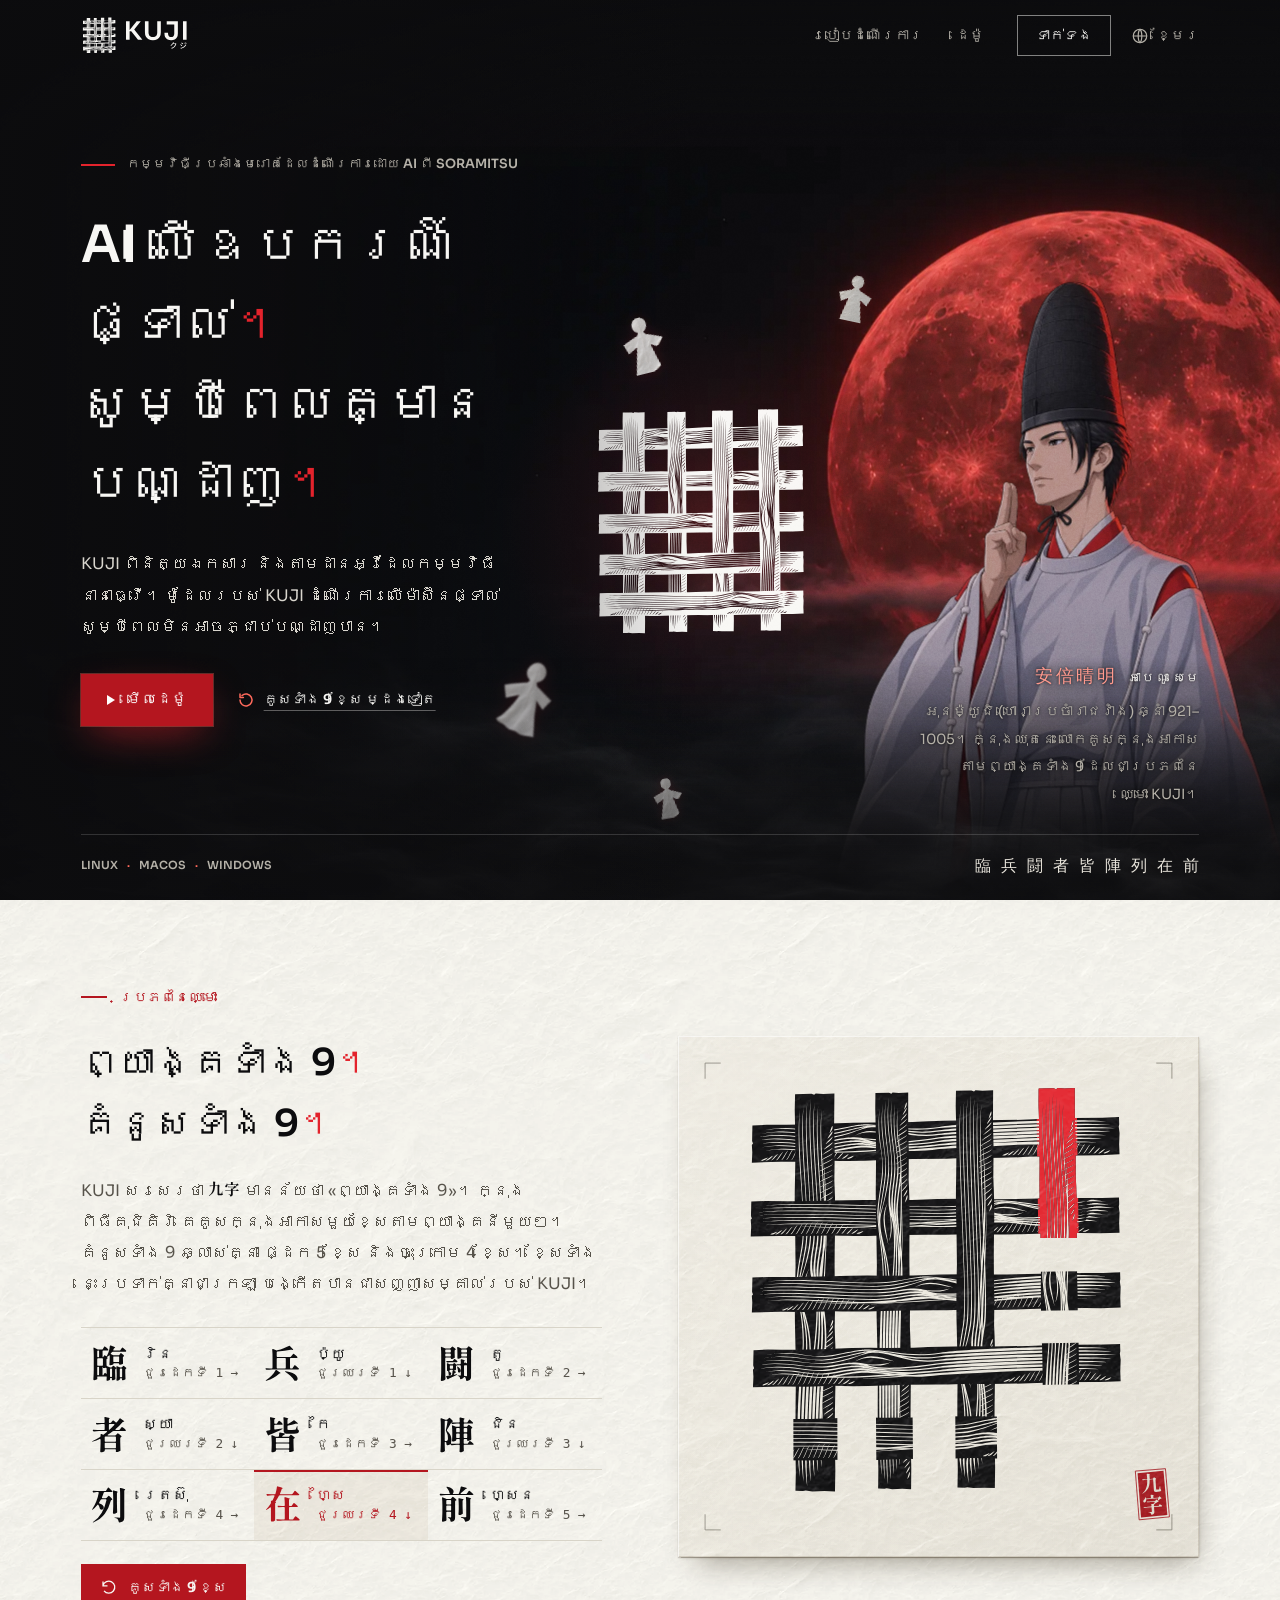
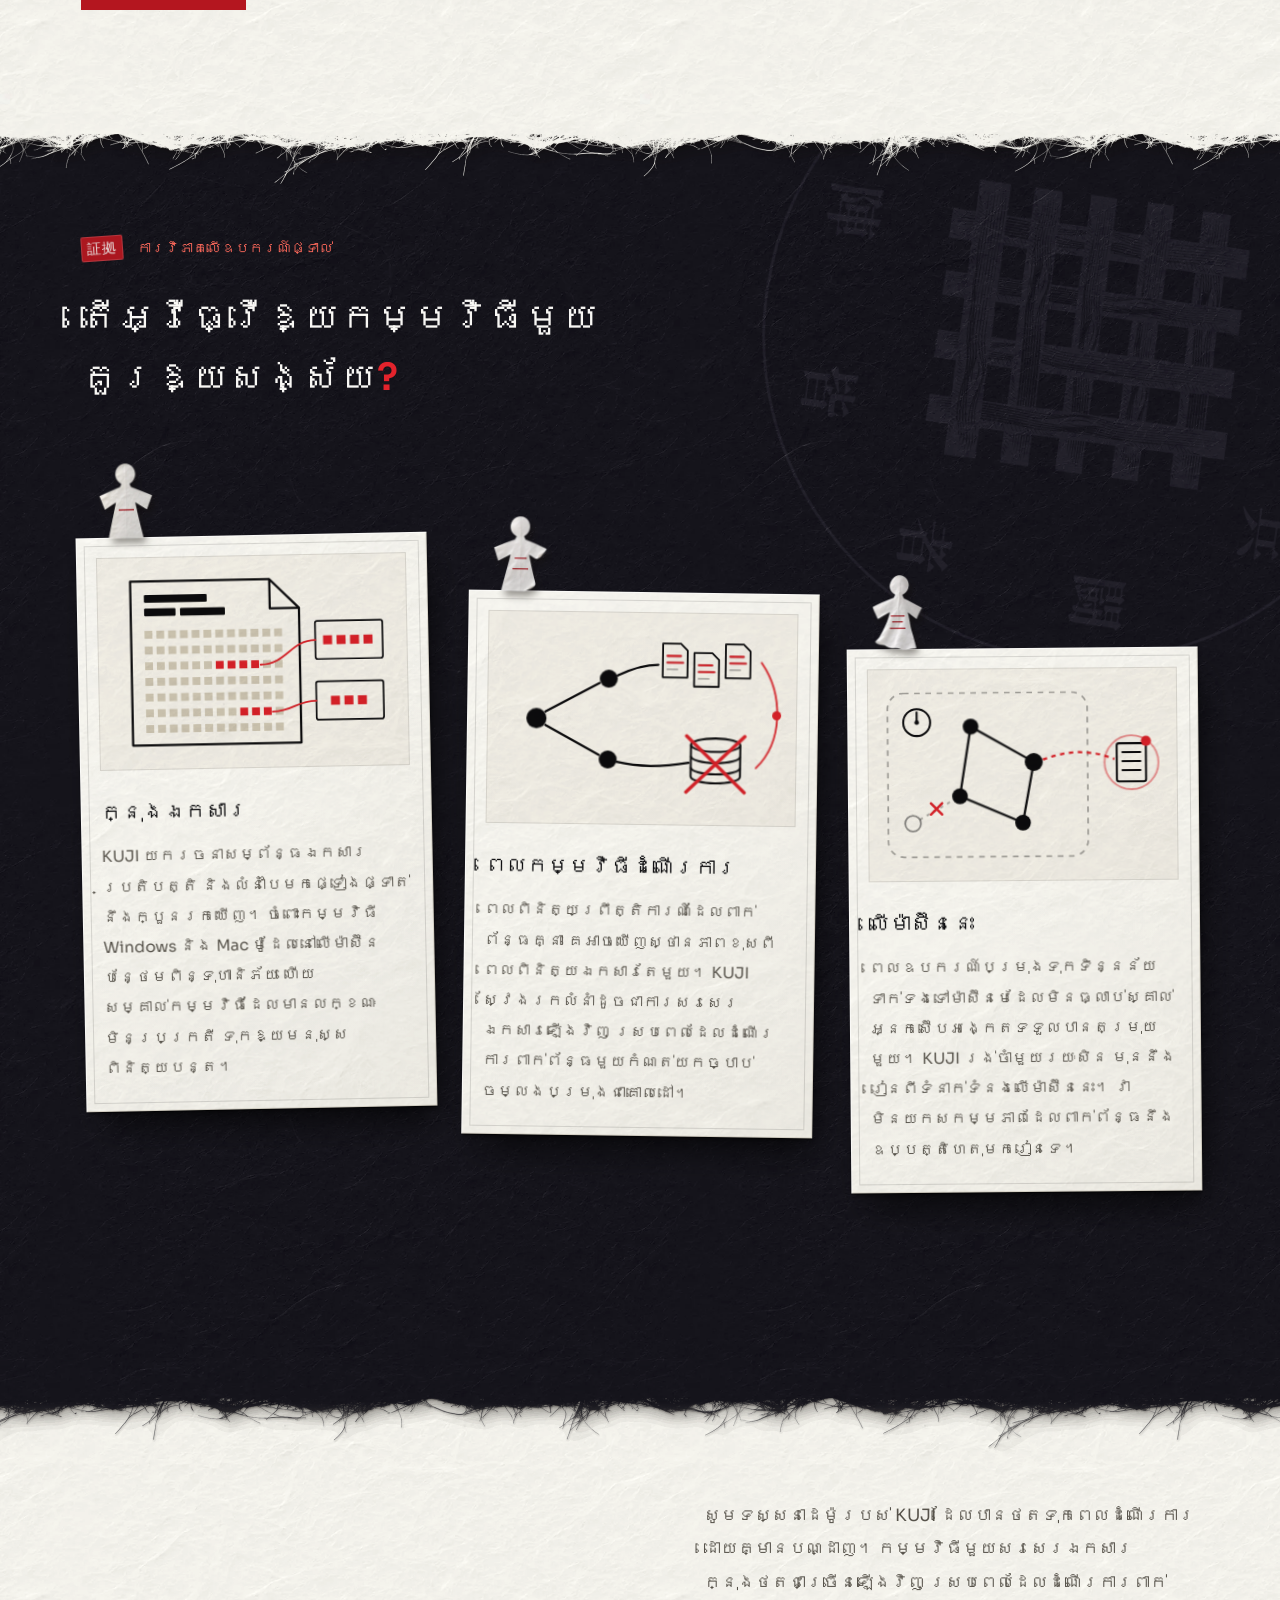
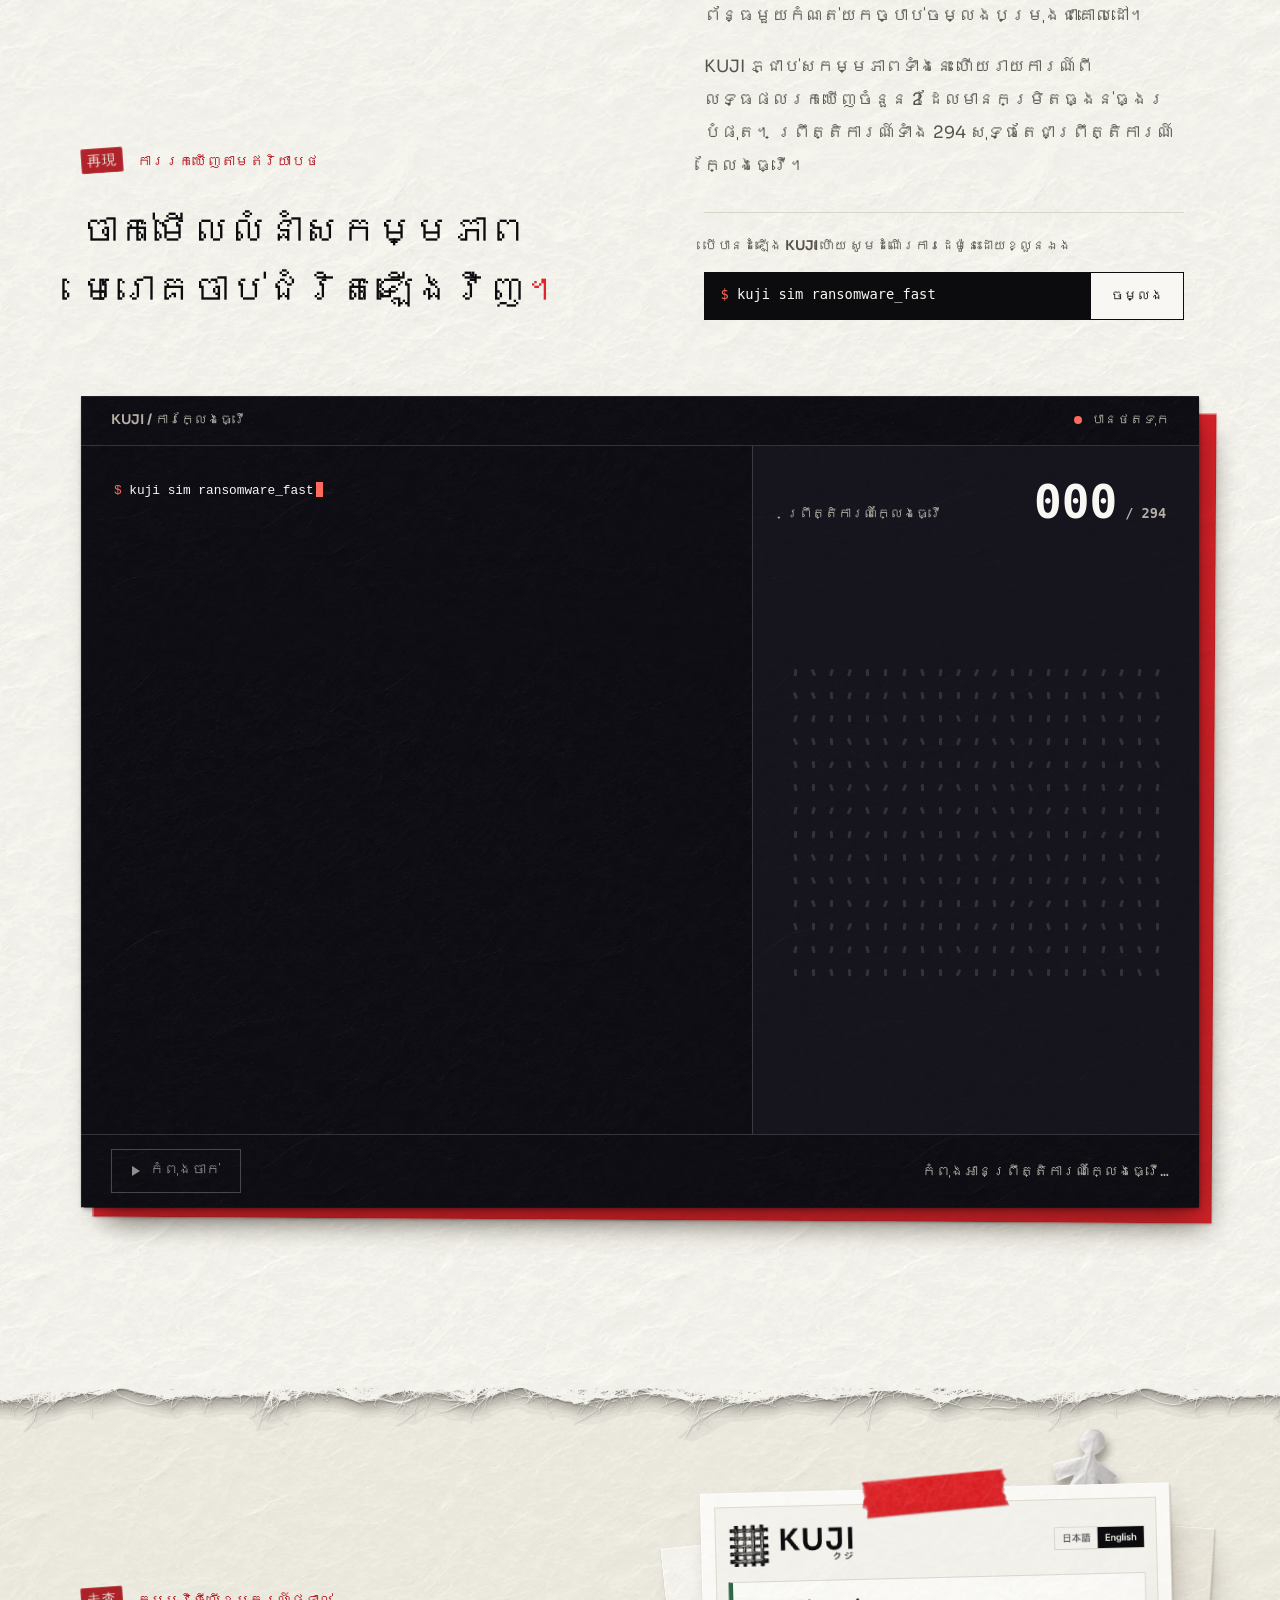
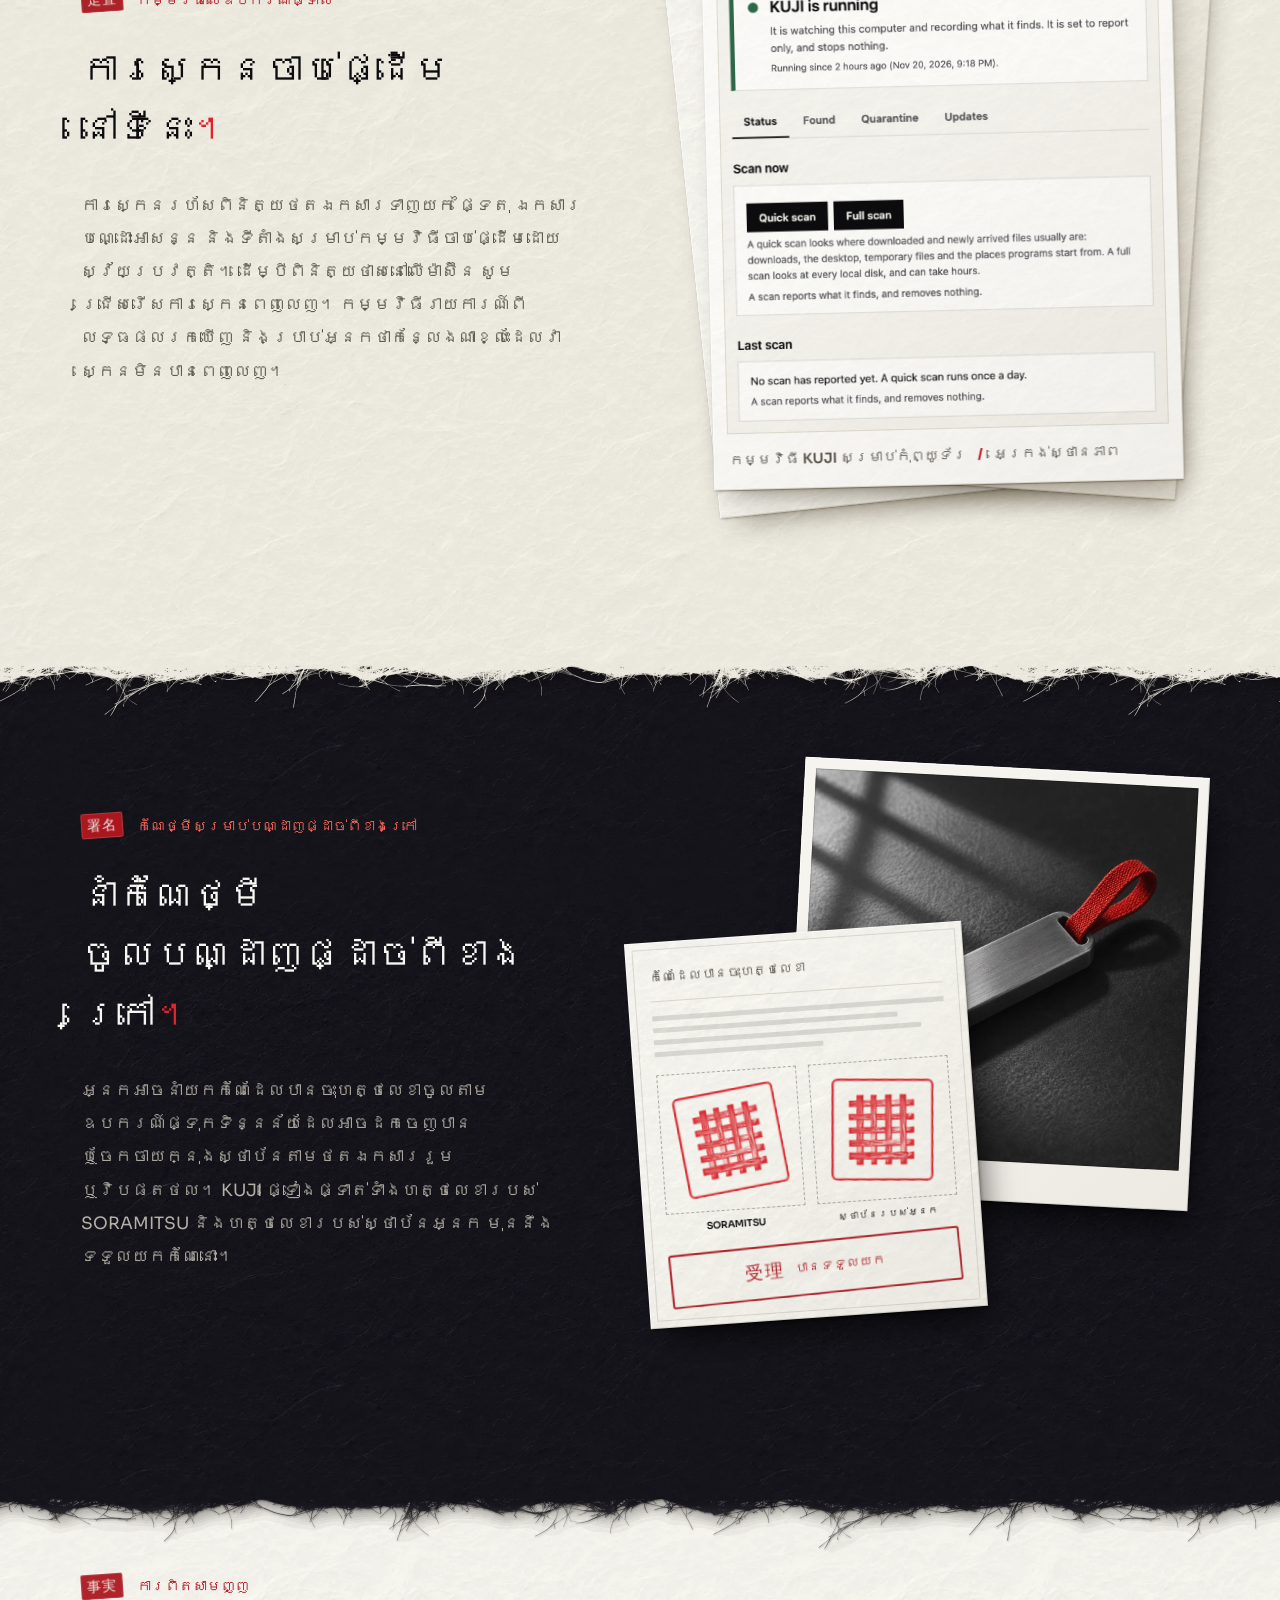
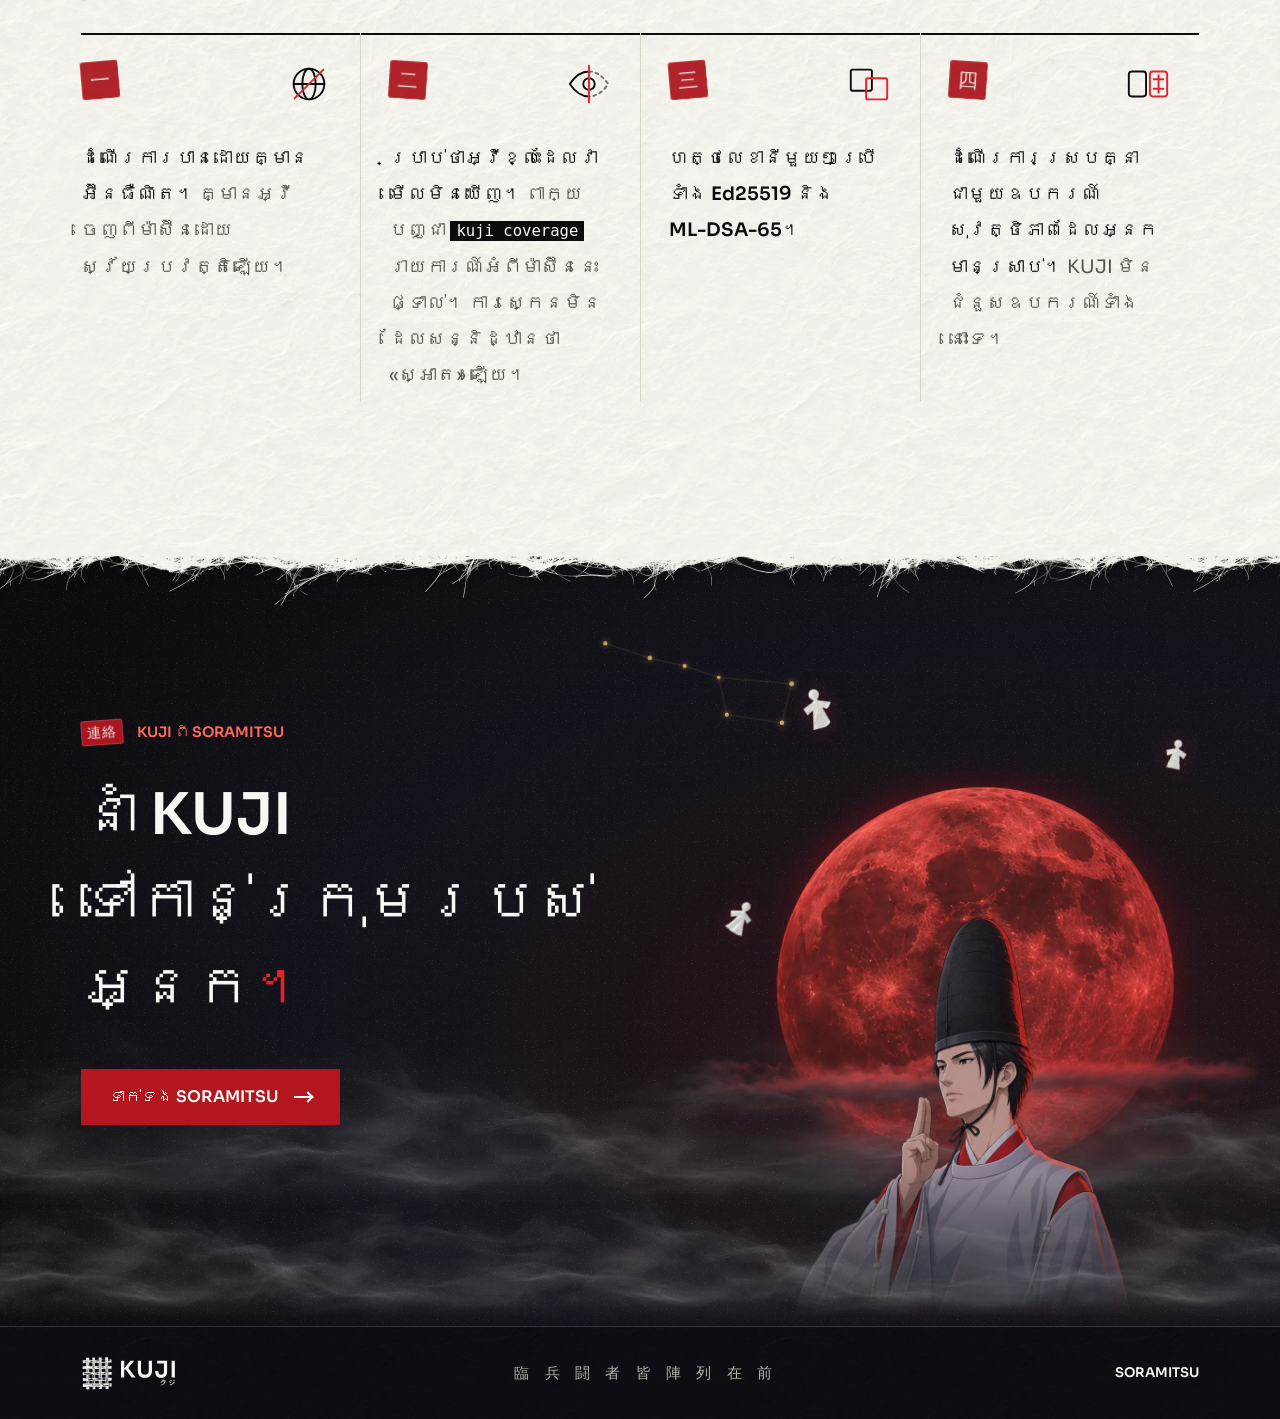
<file: km/index.html>
<!doctype html>
<html lang="km">
  <head>
    <meta charset="utf-8" />
    <meta name="viewport" content="width=device-width,initial-scale=1" />
    <meta name="theme-color" content="#0C0C0E" />
    <title>KUJI クジ | កម្មវិធីប្រឆាំងមេរោគដែលដំណើរការដោយ AI ពី SORAMITSU</title>
    <meta
      name="description"
      content="KUJI ជាកម្មវិធីប្រឆាំងមេរោគដែលដំណើរការដោយ AI សម្រាប់ Windows, macOS និង Linux។ ការវិភាគឯកសារ ការរកឃើញតាមឥរិយាបថ និងបច្ចេកវិទ្យាម៉ាស៊ីនសិក្សា សុទ្ធតែដំណើរការលើកុំព្យូទ័ររបស់អ្នកផ្ទាល់ សូម្បីពេលគ្មានបណ្ដាញ។ ស្វែងយល់ពីប្រព័ន្ធនេះ ហើយចាក់មើលការក្លែងធ្វើសកម្មភាពរបស់មេរោគចាប់ជំរិតឡើងវិញ។"
    />
    <meta property="og:title" content="KUJI · AI លើឧបករណ៍ផ្ទាល់។ សូម្បីពេលគ្មានបណ្ដាញ។" />
    <meta
      property="og:description"
      content="ស្វែងយល់ពីប្រព័ន្ធរបស់ SORAMITSU សម្រាប់ឧបករណ៍ចុងបណ្ដាញ ដែលដំណើរការបានដោយគ្មានបណ្ដាញ ហើយចាក់មើលការក្លែងធ្វើសកម្មភាពមេរោគចាប់ជំរិតរបស់ប្រព័ន្ធនេះឡើងវិញ។"
    />
    <meta property="og:type" content="website" />
    <meta property="og:image" content="https://kuji.soramitsu.co.jp/assets/og.jpg" />
    <meta property="og:image:width" content="1200" />
    <meta property="og:image:height" content="630" />
    <meta
      property="og:image:alt"
      content="អាបេ ណូ សេមេ លើកម្រាមដៃ 2 ឡើងនៅពីមុខព្រះចន្ទពណ៌ក្រហមលាយទឹកក្រូច ក្បែរសញ្ញារបស់ KUJI ដែលមានគំនូស 9 ប្រទាក់គ្នាជាក្រឡា។"
    />
    <meta property="og:url" content="https://kuji.soramitsu.co.jp/km/" />
    <meta property="og:locale" content="km_KH" />
    <meta name="twitter:card" content="summary_large_image" />
    <link rel="canonical" href="https://kuji.soramitsu.co.jp/km/" />
    <!-- ALTERNATES:START -->
    <link rel="alternate" hreflang="en" href="https://kuji.soramitsu.co.jp/" />
    <link rel="alternate" hreflang="ja" href="https://kuji.soramitsu.co.jp/ja/" />
    <link rel="alternate" hreflang="he" href="https://kuji.soramitsu.co.jp/he/" />
    <link rel="alternate" hreflang="ar" href="https://kuji.soramitsu.co.jp/ar/" />
    <link rel="alternate" hreflang="ru" href="https://kuji.soramitsu.co.jp/ru/" />
    <link rel="alternate" hreflang="fr" href="https://kuji.soramitsu.co.jp/fr/" />
    <link rel="alternate" hreflang="es" href="https://kuji.soramitsu.co.jp/es/" />
    <link rel="alternate" hreflang="pt" href="https://kuji.soramitsu.co.jp/pt/" />
    <link rel="alternate" hreflang="ur" href="https://kuji.soramitsu.co.jp/ur/" />
    <link rel="alternate" hreflang="bn" href="https://kuji.soramitsu.co.jp/bn/" />
    <link rel="alternate" hreflang="my" href="https://kuji.soramitsu.co.jp/my/" />
    <link rel="alternate" hreflang="km" href="https://kuji.soramitsu.co.jp/km/" />
    <link rel="alternate" hreflang="x-default" href="https://kuji.soramitsu.co.jp/" />
    <!-- ALTERNATES:END -->
    <link rel="icon" href="../assets/icon.svg" type="image/svg+xml" />
    <link
      rel="preload"
      as="font"
      type="font/woff2"
      href="../assets/sora-semibold.woff2"
      crossorigin
    />
    <link rel="preload" as="image" href="../assets/photo/sky.webp" />
    <link rel="preload" as="image" href="../assets/photo/seimei.webp" />
    <script>
      // Hold the words until the opening scene has played, and let go if its script never arrives.
      if (
        !matchMedia("(prefers-reduced-motion: reduce)").matches &&
        (!location.hash || location.hash === "#top")
      ) {
        document.documentElement.classList.add("intro-pending");
        window.kujiIntroBy = Date.now() + 4000;
        setTimeout(function () {
          if (!window.kujiHeroStarted) document.documentElement.classList.remove("intro-pending");
        }, 4000);
      }
    </script>
    <link rel="stylesheet" href="../style.css" />
    <link rel="stylesheet" href="../hero.css" />
    <link rel="stylesheet" href="../nine.css" />
    <link rel="stylesheet" href="../lang.css" />
    <script src="../hero.js" defer></script>
    <script src="../nine.js" defer></script>
    <script src="../page.js" defer></script>
  </head>
  <body>
    <a class="skip" href="#main">រំលងទៅខ្លឹមសារ</a>

    <svg class="sprite" aria-hidden="true" focusable="false">
      <defs>
        <symbol id="shiki" viewBox="0 0 100 140">
          <path
            style="fill: var(--doll-fill, #f8f7f4)"
            d="M50 2C60 2 67 10 67 20C67 28 62 34 56 37L59 43L97 58L88 82L67 70L78 134L22 134L33 70L12 82L3 58L41 43L44 37C38 34 33 28 33 20C33 10 40 2 50 2Z"
          />
          <path
            style="fill: var(--doll-shade, rgba(12, 12, 14, 0.07))"
            d="M50 2C60 2 67 10 67 20C67 28 62 34 56 37L59 43L97 58L88 82L67 70L78 134L50 134Z"
          />
          <path
            d="M50 38V133"
            fill="none"
            stroke-width="1"
            style="stroke: var(--doll-crease, rgba(12, 12, 14, 0.2))"
          />
        </symbol>
      </defs>
    </svg>

    <header class="mast">
      <a class="mast-home" href="#top" aria-label="ទំព័រដើម KUJI"
        ><img
          class="lockup"
          src="../assets/lockup-reversed.svg"
          width="118"
          height="45"
          alt=""
      /></a>
      <nav aria-label="ម៉ឺនុយមេ">
        <a href="#system">របៀបដំណើរការ</a><a href="#demo">ដេម៉ូ</a
        ><a
          class="nav-contact"
          href="mailto:service@soramitsu.co.jp?subject=KUJI%20enquiry"
          >ទាក់ទង</a
        >
      </nav>
      <details class="lang">
        <summary
          ><svg class="lang-globe" viewBox="0 0 24 24" width="18" height="18" aria-hidden="true" focusable="false"><circle cx="12" cy="12" r="9"/><path d="M3 12h18M12 3c3.200 3.300 3.200 14.700 0 18M12 3c-3.200 3.300-3.200 14.700 0 18"/></svg
          ><span class="sr-only">ភាសា៖ </span
          ><!-- CURRENT:START --><span class="lang-current" lang="km" translate="no">ខ្មែរ</span><!-- CURRENT:END --></summary
        >
        <!-- LANGS:START -->
        <ul class="lang-list" translate="no">
          <li><a href="../" hreflang="en" lang="en">English</a></li>
          <li><a href="../ja/" hreflang="ja" lang="ja">日本語</a></li>
          <li><a href="../he/" hreflang="he" lang="he" dir="rtl">עברית</a></li>
          <li><a href="../ar/" hreflang="ar" lang="ar" dir="rtl">العربية</a></li>
          <li><a href="../ru/" hreflang="ru" lang="ru">Русский</a></li>
          <li><a href="../fr/" hreflang="fr" lang="fr">Français</a></li>
          <li><a href="../es/" hreflang="es" lang="es">Español</a></li>
          <li><a href="../pt/" hreflang="pt" lang="pt-BR">Português</a></li>
          <li><a href="../ur/" hreflang="ur" lang="ur" dir="rtl">اردو</a></li>
          <li><a href="../bn/" hreflang="bn" lang="bn">বাংলা</a></li>
          <li><a href="../my/" hreflang="my" lang="my">မြန်မာ</a></li>
          <li><a href="../km/" hreflang="km" lang="km" aria-current="page">ខ្មែរ</a></li>
        </ul>
        <!-- LANGS:END -->
      </details>
      <span class="mast-progress" aria-hidden="true"></span>
    </header>

    <main id="main">
      <section class="hero" id="top" aria-labelledby="hero-title">
        <!-- HERO:START -->
<div class="hero-stage" aria-hidden="true">
  <div class="hs-world">
    <img class="hs-l" id="hs-sky" data-depth=".3" style="--x:106;--y:-69;--w:1676;--h:1117" src="../assets/photo/sky.webp" width="1536" height="1024" alt="" decoding="async" fetchpriority="high" />
    <img class="hs-l hs-soft" id="hs-sky-soft" data-depth=".3" style="--x:106;--y:-69;--w:1676;--h:1117" src="../assets/photo/sky-soft.webp" width="640" height="427" alt="" decoding="async" />
    <div class="hs-l hs-mist hs-mist-far" data-depth=".16" style="--x:-2800;--y:520;--w:6804;--h:420;--n:3400;--tiles:6"><i></i></div>
    <img class="hs-l hs-soft" id="hs-seimei-soft" style="--x:872;--y:92;--w:708;--h:1062" src="../assets/photo/seimei-soft.webp" width="341" height="512" alt="" decoding="async" />
    <img class="hs-l" id="hs-seimei" style="--x:872;--y:92;--w:708;--h:1062" src="../assets/photo/seimei.webp" width="1024" height="1536" alt="" decoding="async" fetchpriority="high" />
    <img class="hs-l hs-blink" style="--x:1163.08;--y:351.97;--w:72.6;--h:36.64" src="../assets/photo/seimei-eyes.webp" width="105" height="53" alt="" decoding="async" />
    <div class="hs-l hs-floor" style="--x:-4000;--y:650;--w:9600;--h:3600;--n:480"></div>
  </div>
  <div class="hs-veil" id="hs-veil"></div>

  <svg class="hero-svg" id="hero-svg" viewBox="-182 -86 1690 1056" preserveAspectRatio="xMaxYMax slice" focusable="false">
    <defs>
      <radialGradient id="h-latglow">
        <stop offset="0" stop-color="#E3232C" stop-opacity=".5"/>
        <stop offset=".5" stop-color="#E3232C" stop-opacity=".16"/>
        <stop offset="1" stop-color="#E3232C" stop-opacity="0"/>
      </radialGradient>
      <radialGradient id="h-flashfill">
        <stop offset="0" stop-color="#FFF4EC" stop-opacity=".85"/>
        <stop offset=".3" stop-color="#FF8A78" stop-opacity=".4"/>
        <stop offset="1" stop-color="#E3232C" stop-opacity="0"/>
      </radialGradient>
      <clipPath id="h-reveal">
        <polygon class="h-clip" points="0,0 358,0 358,376 0,376"/>
        <polygon class="h-clip" points="0,0 358,0 358,376 0,376"/>
        <polygon class="h-clip" points="0,0 358,0 358,376 0,376"/>
        <polygon class="h-clip" points="0,0 358,0 358,376 0,376"/>
        <polygon class="h-clip" points="0,0 358,0 358,376 0,376"/>
        <polygon class="h-clip" points="0,0 358,0 358,376 0,376"/>
        <polygon class="h-clip" points="0,0 358,0 358,376 0,376"/>
        <polygon class="h-clip" points="0,0 358,0 358,376 0,376"/>
        <polygon class="h-clip" points="0,0 358,0 358,376 0,376"/>
      </clipPath>
    </defs>

    <g id="h-kanji" fill="#E3232C">
      <use class="h-kj" href="../assets/seals.svg#seal-1" x="-150" y="-150" width="300" height="300"/>
      <use class="h-kj" href="../assets/seals.svg#seal-2" x="-150" y="-150" width="300" height="300"/>
      <use class="h-kj" href="../assets/seals.svg#seal-3" x="-150" y="-150" width="300" height="300"/>
      <use class="h-kj" href="../assets/seals.svg#seal-4" x="-150" y="-150" width="300" height="300"/>
      <use class="h-kj" href="../assets/seals.svg#seal-5" x="-150" y="-150" width="300" height="300"/>
      <use class="h-kj" href="../assets/seals.svg#seal-6" x="-150" y="-150" width="300" height="300"/>
      <use class="h-kj" href="../assets/seals.svg#seal-7" x="-150" y="-150" width="300" height="300"/>
      <use class="h-kj" href="../assets/seals.svg#seal-8" x="-150" y="-150" width="300" height="300"/>
      <use class="h-kj" href="../assets/seals.svg#seal-9" x="-150" y="-150" width="300" height="300"/>
    </g>

    <g id="h-lattice" transform="translate(745 470) scale(.82) translate(-179 -188)">
      <circle id="h-latglow-c" cx="179" cy="188" r="330" fill="url(#h-latglow)"/>
      <circle id="h-ring" cx="179" cy="188" r="10" fill="none" stroke="#FF6A5C" stroke-width="1.6" opacity="0"/>
      <circle id="h-flash" cx="179" cy="188" r="420" fill="url(#h-flashfill)" opacity="0"/>
      <g id="h-halos" fill="none" stroke-linecap="round"></g>
      <g clip-path="url(#h-reveal)">
        <image id="h-mark" href="../assets/mark-reversed.svg" width="358" height="376"/>
      </g>
      <g id="h-cores" fill="none" stroke-linecap="round">
        <path class="h-core" d="M12 57L341 50"/>
        <path class="h-core" d="M68 12L69 368"/>
        <path class="h-core" d="M11 124L341 121"/>
        <path class="h-core" d="M137 11L140 366"/>
        <path class="h-core" d="M12 192L342 188"/>
        <path class="h-core" d="M211 9L213 365"/>
        <path class="h-core" d="M13 258L342 253"/>
        <path class="h-core" d="M284.500 7L289.500 364"/>
        <path class="h-core" d="M13 322L342 318"/>
      </g>
    </g>

    <path id="h-sparks-glow" fill="none" stroke-linecap="round" d=""/>
    <path id="h-sparks" fill="none" stroke-linecap="round" d=""/>
  </svg>

  <img class="hs-hand" id="hs-hand" data-tip-x="200" data-tip-y="392" data-angle="26.1" data-unit="0.215" src="../assets/photo/hand.webp" width="1836" height="2600" alt="" decoding="async" />
  <img class="hs-hand hs-hand-lit" id="hs-hand-lit" src="../assets/photo/hand-tip.webp" width="1010" height="1200" alt="" decoding="async" />

  <div class="hs-world hs-world-front">
    <div class="hs-l hs-mist hs-mist-near" data-depth="-.22" style="--x:-2600;--y:690;--w:6804;--h:360;--n:3400;--tiles:7"><i></i></div>
    <div class="hs-l hs-motes" data-depth="-.12" style="--x:380;--y:60;--w:1240;--h:860;--n:1240"><i style="--mx:17.5%;--my:71.8%;--ms:0.83%;--mo:0.61;--md:11.2s;--mw:-15.1s;--mdx:2%"></i><i style="--mx:19.3%;--my:59.1%;--ms:0.94%;--mo:0.36;--md:18.3s;--mw:-8.1s;--mdx:-2%"></i><i style="--mx:76.6%;--my:36.1%;--ms:0.52%;--mo:0.37;--md:19.0s;--mw:-14.0s;--mdx:1%"></i><i style="--mx:59.9%;--my:20.7%;--ms:0.60%;--mo:0.62;--md:10.2s;--mw:-18.1s;--mdx:-1%"></i><i style="--mx:4.2%;--my:75.8%;--ms:0.42%;--mo:0.79;--md:9.2s;--mw:-3.1s;--mdx:3%"></i><i style="--mx:34.2%;--my:55.8%;--ms:0.49%;--mo:0.37;--md:17.7s;--mw:-4.5s;--mdx:-2%"></i><i style="--mx:21.6%;--my:93.6%;--ms:1.02%;--mo:0.77;--md:16.6s;--mw:-11.0s;--mdx:3%"></i><i style="--mx:8.7%;--my:61.7%;--ms:0.77%;--mo:0.56;--md:12.4s;--mw:-2.8s;--mdx:2%"></i><i style="--mx:40.5%;--my:46.5%;--ms:0.69%;--mo:0.56;--md:18.9s;--mw:-7.3s;--mdx:-3%"></i><i style="--mx:80.4%;--my:30.4%;--ms:0.89%;--mo:0.89;--md:9.0s;--mw:-1.3s;--mdx:2%"></i><i style="--mx:72.3%;--my:35.3%;--ms:0.81%;--mo:0.66;--md:15.2s;--mw:-3.4s;--mdx:-2%"></i><i style="--mx:60.9%;--my:83.0%;--ms:0.60%;--mo:0.77;--md:18.3s;--mw:-4.7s;--mdx:-2%"></i><i style="--mx:8.2%;--my:81.5%;--ms:0.93%;--mo:0.56;--md:15.8s;--mw:-12.8s;--mdx:3%"></i><i style="--mx:92.1%;--my:49.7%;--ms:1.09%;--mo:0.88;--md:14.9s;--mw:-16.8s;--mdx:1%"></i><i style="--mx:49.6%;--my:70.0%;--ms:1.05%;--mo:0.49;--md:14.6s;--mw:-8.3s;--mdx:1%"></i><i style="--mx:74.7%;--my:55.7%;--ms:0.98%;--mo:0.38;--md:11.6s;--mw:-5.5s;--mdx:1%"></i></div>
    <span class="hs-doll" data-depth=".1" style="--x:668;--y:238;--r:-14;--s:.56"><img src="../assets/photo/doll-2.webp" width="700" height="980" alt="" decoding="async" /></span>
    <span class="hs-doll hs-doll-far" data-depth=".22" style="--x:946;--y:176;--r:12;--s:.46"><img src="../assets/photo/doll-1.webp" width="700" height="980" alt="" decoding="async" /></span>
    <span class="hs-doll hs-doll-near" data-depth="-.2" style="--x:512;--y:704;--r:18;--s:.74"><img src="../assets/photo/doll-3.webp" width="700" height="980" alt="" decoding="async" /></span>
    <span class="hs-doll hs-doll-far" data-depth=".16" style="--x:700;--y:836;--r:-10;--s:.4;--ny:730"><img src="../assets/photo/doll-2.webp" width="700" height="980" alt="" decoding="async" /></span>
  </div>
  <div class="hs-grain"></div>
  <div class="hs-vignette"></div>
</div>
<div class="hero-scrim" aria-hidden="true"></div>

<p class="hero-card" aria-hidden="true"><span lang="ja">安倍晴明</span><b>អាបេ ណូ សេមេ</b></p>

<div class="hero-copy">
  <p class="hero-eyebrow"><span></span>កម្មវិធីប្រឆាំងមេរោគដែលដំណើរការដោយ AI ពី SORAMITSU</p>
  <h1 id="hero-title">AI លើឧបករណ៍ផ្ទាល់<span>។</span><br />សូម្បីពេលគ្មានបណ្ដាញ<span>។</span></h1>
  <p class="hero-intro">
    KUJI ពិនិត្យឯកសារ និងតាមដានអ្វីដែលកម្មវិធីនានាធ្វើ។ ម៉ូដែលរបស់ KUJI ដំណើរការលើម៉ាស៊ីនផ្ទាល់ សូម្បីពេលមិនអាចភ្ជាប់បណ្ដាញបាន។
  </p>
  <div class="hero-actions">
    <a class="hero-button" href="#demo"><span class="hero-play" aria-hidden="true"></span>មើលដេម៉ូ</a>
    <button class="hero-replay" id="hero-replay" type="button" hidden>
      <svg viewBox="0 0 24 24" width="18" height="18" aria-hidden="true" focusable="false"><path fill="none" stroke="currentColor" stroke-width="2" stroke-linecap="round" stroke-linejoin="round" d="M4 12a8 8 0 1 0 2.6-5.900M4 4v4.500h4.500"/></svg> គូសទាំង 9 ខ្សែ ម្ដងទៀត
    </button>
  </div>
</div>

<p class="hero-plate">
  <span lang="ja">安倍晴明</span> អាបេ ណូ សេមេ <small>អុនម៉្យូជិ (ហោរាប្រចាំរាជវាំង) ឆ្នាំ 921–1005។ ក្នុងឈុតនេះ លោកគូសក្នុងអាកាសតាមព្យាង្គទាំង 9 ដែលជាប្រភពនៃឈ្មោះ KUJI។</small>
</p>

<div class="hero-foot">
  <span translate="no">Linux <b>·</b> macOS <b>·</b> Windows</span>
  <span class="hero-chant" lang="ja"><i>臨</i><i>兵</i><i>闘</i><i>者</i><i>皆</i><i>陣</i><i>列</i><i>在</i><i>前</i></span>
</div>

<button class="hero-skip" id="hero-skip" type="button" hidden>រំលងឈុតដំបូង</button>
<!-- HERO:END -->
      </section>
      <!-- NINE:START -->
<section class="nine" id="nine" aria-labelledby="nine-title">
  <div class="nine-layout">
    <div class="nine-intro">
      <p class="nine-label">ប្រភពនៃឈ្មោះ</p>
      <h2 class="nine-title" id="nine-title">ព្យាង្គទាំង 9<span>។</span><br />គំនូសទាំង 9<span>។</span></h2>
      <p class="nine-description">
        KUJI សរសេរថា <span class="nine-name" lang="ja"><span class="nine-spoken">九字</span><svg viewBox="0 0 2000 1000" aria-hidden="true"><use href="../assets/seals.svg#seal-ku" width="1000" height="1000"/><use href="../assets/seals.svg#seal-ji" x="1000" width="1000" height="1000"/></svg></span> មានន័យថា «ព្យាង្គទាំង 9»។ ក្នុងពិធីគុជិគិរិ គេគូសក្នុងអាកាសមួយខ្សែតាមព្យាង្គនីមួយៗ។ គំនូសទាំង 9 ឆ្លាស់គ្នា ផ្ដេក 5 ខ្សែ និងចុះក្រោម 4 ខ្សែ។ ខ្សែទាំងនេះប្រទាក់គ្នាជាក្រឡា បង្កើតបានជាសញ្ញាសម្គាល់របស់ KUJI។
      </p>
    </div>

    <svg class="nine-print" viewBox="0 0 500 500" role="img" aria-labelledby="nine-print-title">
      <title id="nine-print-title">លំនាំក្រឡារបស់ KUJI ដែលឆ្លាក់ជាគំនូសផ្ដេក 5 និងគំនូសបញ្ឈរ 4</title>
      <path class="nine-register" fill="none" d="M26 41V26H41 M459 26H474V41 M474 459V474H459 M41 474H26V459" />
      <svg class="nine-ghost" x="18" y="18" width="464" height="464" viewBox="0 0 1000 1000" aria-hidden="true">
        <use href="../assets/seals.svg#seal-1" width="1000" height="1000" />
      </svg>
      <svg x="58" y="42" width="384" height="404" viewBox="0 0 358 376">
        <defs>
          <image id="nine-impression" href="../assets/mark.svg" width="358" height="376" />
          <filter id="nine-color" x="0" y="0" width="100%" height="100%" color-interpolation-filters="sRGB">
            <feFlood class="nine-pigment" flood-color="#E3232C" />
            <feComposite in2="SourceGraphic" operator="in" />
          </filter>
          <clipPath id="nine-drawn"></clipPath>
          <clipPath id="nine-current"><rect x="-1.5" y="-1.5" width="0" height="35" /></clipPath>
        </defs>
        <use class="nine-ink" href="#nine-impression" />
        <g class="nine-vermilion" clip-path="url(#nine-current)">
          <use href="#nine-impression" filter="url(#nine-color)" />
        </g>
      </svg>
      <g class="nine-chop" transform="translate(440 419) rotate(-4)">
        <path fill="currentColor" d="M1 .8 26 0 26.8 42.6 1.4 43.2Z" />
        <path fill="none" stroke="currentColor" stroke-width=".8" d="m-1-1.5 29-.3.6 46.4-29.2.8Z" />
        <g class="nine-chop-type">
          <use href="../assets/seals.svg#seal-ku" x="3" y="1" width="21" height="21" />
          <use href="../assets/seals.svg#seal-ji" x="3" y="21" width="21" height="21" />
        </g>
      </g>
      <pattern id="nine-fibre-tile" patternUnits="userSpaceOnUse" width="560" height="560">
        <image href="../assets/photo/ink-fibre.webp" width="560" height="560" />
      </pattern>
      <rect class="nine-fibre" width="500" height="500" fill="url(#nine-fibre-tile)" />
    </svg>

    <div class="nine-controls">
      <div class="nine-grid">
        <button class="nine-cut" type="button" disabled>
          <span class="nine-glyph" lang="ja"><span class="nine-spoken">臨</span><svg viewBox="0 0 1000 1000" aria-hidden="true"><use href="../assets/seals.svg#seal-1"/></svg></span>
          <span class="nine-caption"><span class="nine-reading">រិន</span><span class="nine-direction">ជួរដេកទី 1 →</span></span>
        </button>
        <button class="nine-cut" type="button" disabled>
          <span class="nine-glyph" lang="ja"><span class="nine-spoken">兵</span><svg viewBox="0 0 1000 1000" aria-hidden="true"><use href="../assets/seals.svg#seal-2"/></svg></span>
          <span class="nine-caption"><span class="nine-reading">ប៉្យូ</span><span class="nine-direction">ជួរឈរទី 1 ↓</span></span>
        </button>
        <button class="nine-cut" type="button" disabled>
          <span class="nine-glyph" lang="ja"><span class="nine-spoken">闘</span><svg viewBox="0 0 1000 1000" aria-hidden="true"><use href="../assets/seals.svg#seal-3"/></svg></span>
          <span class="nine-caption"><span class="nine-reading">តូ</span><span class="nine-direction">ជួរដេកទី 2 →</span></span>
        </button>
        <button class="nine-cut" type="button" disabled>
          <span class="nine-glyph" lang="ja"><span class="nine-spoken">者</span><svg viewBox="0 0 1000 1000" aria-hidden="true"><use href="../assets/seals.svg#seal-4"/></svg></span>
          <span class="nine-caption"><span class="nine-reading">ស្យា</span><span class="nine-direction">ជួរឈរទី 2 ↓</span></span>
        </button>
        <button class="nine-cut" type="button" disabled>
          <span class="nine-glyph" lang="ja"><span class="nine-spoken">皆</span><svg viewBox="0 0 1000 1000" aria-hidden="true"><use href="../assets/seals.svg#seal-5"/></svg></span>
          <span class="nine-caption"><span class="nine-reading">កៃ</span><span class="nine-direction">ជួរដេកទី 3 →</span></span>
        </button>
        <button class="nine-cut" type="button" disabled>
          <span class="nine-glyph" lang="ja"><span class="nine-spoken">陣</span><svg viewBox="0 0 1000 1000" aria-hidden="true"><use href="../assets/seals.svg#seal-6"/></svg></span>
          <span class="nine-caption"><span class="nine-reading">ជិន</span><span class="nine-direction">ជួរឈរទី 3 ↓</span></span>
        </button>
        <button class="nine-cut" type="button" disabled>
          <span class="nine-glyph" lang="ja"><span class="nine-spoken">列</span><svg viewBox="0 0 1000 1000" aria-hidden="true"><use href="../assets/seals.svg#seal-7"/></svg></span>
          <span class="nine-caption"><span class="nine-reading">រេតស៊ុ</span><span class="nine-direction">ជួរដេកទី 4 →</span></span>
        </button>
        <button class="nine-cut" type="button" disabled>
          <span class="nine-glyph" lang="ja"><span class="nine-spoken">在</span><svg viewBox="0 0 1000 1000" aria-hidden="true"><use href="../assets/seals.svg#seal-8"/></svg></span>
          <span class="nine-caption"><span class="nine-reading">ហ្សៃ</span><span class="nine-direction">ជួរឈរទី 4 ↓</span></span>
        </button>
        <button class="nine-cut" type="button" disabled>
          <span class="nine-glyph" lang="ja"><span class="nine-spoken">前</span><svg viewBox="0 0 1000 1000" aria-hidden="true"><use href="../assets/seals.svg#seal-9"/></svg></span>
          <span class="nine-caption"><span class="nine-reading">ហ្សេន</span><span class="nine-direction">ជួរដេកទី 5 →</span></span>
        </button>
      </div>
      <button class="nine-replay" type="button" disabled>
        <svg width="18" height="18" viewBox="0 0 24 24" fill="none" stroke="currentColor" stroke-width="1.7" aria-hidden="true"><path d="M4 10a8 8 0 1 1 1.4 7.1M4 4.5v6h6"/></svg> គូសទាំង 9 ខ្សែ
      </button>
    </div>
  </div>
</section>
<!-- NINE:END -->

      <section
        class="band dark system"
        id="system"
        aria-labelledby="system-title"
        data-live
      >
        <img
          class="system-emblem"
          src="../assets/emblem-reversed.svg"
          alt=""
          width="512"
          height="512"
          loading="lazy"
        />
        <div class="wrap">
          <header class="sec-head" data-reveal>
            <p class="section-label">
              <span class="jp" lang="ja" aria-hidden="true">証拠</span>ការវិភាគលើឧបករណ៍ផ្ទាល់
            </p>
            <h2 id="system-title">
              តើអ្វីធ្វើឱ្យកម្មវិធីមួយ<br />គួរឱ្យសង្ស័យ<span>?</span>
            </h2>
          </header>

          <ol class="evidence" role="list">
            <li class="evi" data-reveal="card" style="--i: 0">
              <span class="evi-doll" aria-hidden="true"
                ><img class="pdoll" src="../assets/photo/doll-1-240.webp" alt="" width="240" height="336" loading="lazy" decoding="async"
                /><span class="doll-num" lang="ja">一</span></span
              >
              <div class="vis" aria-hidden="true">
                <svg class="v v-file" viewBox="0 0 260 170" focusable="false">
                  <path
                    d="M22 12H146L172 38V158H22Z"
                    fill="#fff"
                    stroke="#0C0C0E"
                    stroke-width="2"
                    stroke-linejoin="round"
                  />
                  <path
                    d="M146 12V38H172"
                    fill="none"
                    stroke="#0C0C0E"
                    stroke-width="2"
                    stroke-linejoin="round"
                  />
                  <g fill="#0C0C0E">
                    <rect x="34" y="24" width="56" height="7" rx="1" />
                    <rect x="34" y="36" width="28" height="7" rx="1" />
                    <rect x="66" y="36" width="40" height="7" rx="1" />
                  </g>
                  <g fill="#D7D1C3"><rect x="34" y="56" width="7" height="7"/><rect x="44.5" y="56" width="7" height="7"/><rect x="55" y="56" width="7" height="7"/><rect x="65.5" y="56" width="7" height="7"/><rect x="76" y="56" width="7" height="7"/><rect x="86.5" y="56" width="7" height="7"/><rect x="97" y="56" width="7" height="7"/><rect x="107.5" y="56" width="7" height="7"/><rect x="118" y="56" width="7" height="7"/><rect x="128.5" y="56" width="7" height="7"/><rect x="139" y="56" width="7" height="7"/><rect x="149.5" y="56" width="7" height="7"/><rect x="34" y="70" width="7" height="7"/><rect x="44.5" y="70" width="7" height="7"/><rect x="55" y="70" width="7" height="7"/><rect x="65.5" y="70" width="7" height="7"/><rect x="76" y="70" width="7" height="7"/><rect x="86.5" y="70" width="7" height="7"/><rect x="97" y="70" width="7" height="7"/><rect x="107.5" y="70" width="7" height="7"/><rect x="118" y="70" width="7" height="7"/><rect x="128.5" y="70" width="7" height="7"/><rect x="139" y="70" width="7" height="7"/><rect x="149.5" y="70" width="7" height="7"/><rect x="34" y="84" width="7" height="7"/><rect x="44.5" y="84" width="7" height="7"/><rect x="55" y="84" width="7" height="7"/><rect x="65.5" y="84" width="7" height="7"/><rect x="76" y="84" width="7" height="7"/><rect x="86.5" y="84" width="7" height="7"/><rect x="139" y="84" width="7" height="7"/><rect x="149.5" y="84" width="7" height="7"/><rect x="34" y="98" width="7" height="7"/><rect x="44.5" y="98" width="7" height="7"/><rect x="55" y="98" width="7" height="7"/><rect x="65.5" y="98" width="7" height="7"/><rect x="76" y="98" width="7" height="7"/><rect x="86.5" y="98" width="7" height="7"/><rect x="97" y="98" width="7" height="7"/><rect x="107.5" y="98" width="7" height="7"/><rect x="118" y="98" width="7" height="7"/><rect x="128.5" y="98" width="7" height="7"/><rect x="139" y="98" width="7" height="7"/><rect x="149.5" y="98" width="7" height="7"/><rect x="34" y="112" width="7" height="7"/><rect x="44.5" y="112" width="7" height="7"/><rect x="55" y="112" width="7" height="7"/><rect x="65.5" y="112" width="7" height="7"/><rect x="76" y="112" width="7" height="7"/><rect x="86.5" y="112" width="7" height="7"/><rect x="97" y="112" width="7" height="7"/><rect x="107.5" y="112" width="7" height="7"/><rect x="118" y="112" width="7" height="7"/><rect x="128.5" y="112" width="7" height="7"/><rect x="139" y="112" width="7" height="7"/><rect x="149.5" y="112" width="7" height="7"/><rect x="34" y="126" width="7" height="7"/><rect x="44.5" y="126" width="7" height="7"/><rect x="55" y="126" width="7" height="7"/><rect x="65.5" y="126" width="7" height="7"/><rect x="76" y="126" width="7" height="7"/><rect x="86.5" y="126" width="7" height="7"/><rect x="97" y="126" width="7" height="7"/><rect x="107.5" y="126" width="7" height="7"/><rect x="149.5" y="126" width="7" height="7"/><rect x="34" y="140" width="7" height="7"/><rect x="44.5" y="140" width="7" height="7"/><rect x="55" y="140" width="7" height="7"/><rect x="65.5" y="140" width="7" height="7"/><rect x="76" y="140" width="7" height="7"/><rect x="86.5" y="140" width="7" height="7"/><rect x="97" y="140" width="7" height="7"/><rect x="107.5" y="140" width="7" height="7"/><rect x="118" y="140" width="7" height="7"/><rect x="128.5" y="140" width="7" height="7"/><rect x="139" y="140" width="7" height="7"/><rect x="149.5" y="140" width="7" height="7"/></g>
                  <g class="a-hit h1" fill="#E3232C"><rect x="97" y="84" width="7" height="7"/><rect x="107.5" y="84" width="7" height="7"/><rect x="118" y="84" width="7" height="7"/><rect x="128.5" y="84" width="7" height="7"/></g>
                  <g class="a-hit h2" fill="#E3232C"><rect x="118" y="126" width="7" height="7"/><rect x="128.5" y="126" width="7" height="7"/><rect x="139" y="126" width="7" height="7"/></g>
                  <g fill="none" stroke="#0C0C0E" stroke-width="1.5">
                    <rect x="186" y="50" width="60" height="34" rx="2" fill="#fff" />
                    <rect x="186" y="104" width="60" height="34" rx="2" fill="#fff" />
                  </g>
                  <g class="rc rc1" fill="#E3232C">
                    <rect x="193" y="63" width="8" height="8" />
                    <rect x="205" y="63" width="8" height="8" />
                    <rect x="217" y="63" width="8" height="8" />
                    <rect x="229" y="63" width="8" height="8" />
                  </g>
                  <g class="rc rc2" fill="#E3232C">
                    <rect x="199" y="117" width="8" height="8" />
                    <rect x="211" y="117" width="8" height="8" />
                    <rect x="223" y="117" width="8" height="8" />
                  </g>
                  <g
                    fill="none"
                    stroke="#E3232C"
                    stroke-width="1.6"
                    stroke-linecap="round"
                  >
                    <path class="a-draw c1" pathLength="1" d="M137 88C160 88 164 67 186 67" />
                    <path class="a-draw c2" pathLength="1" d="M147 130C165 130 168 121 186 121" />
                  </g>
                  <g class="scan" opacity="0">
                    <rect x="22" y="-16" width="150" height="16" fill="#E3232C" opacity=".12" />
                    <rect x="22" y="-7" width="150" height="7" fill="#E3232C" opacity=".18" />
                    <rect x="18" y="0" width="158" height="2" fill="#E3232C" />
                  </g>
                </svg>
              </div>
              <h3>ក្នុងឯកសារ</h3>
              <p>
                KUJI យករចនាសម្ព័ន្ធឯកសារប្រតិបត្តិ និងលំនាំបៃមកផ្ទៀងផ្ទាត់នឹងក្បួនរកឃើញ។ ចំពោះកម្មវិធី Windows និង Mac ម៉ូដែលនៅលើម៉ាស៊ីនបន្ថែមពិន្ទុហានិភ័យ ហើយសម្គាល់កម្មវិធីដែលមានលក្ខណៈមិនប្រក្រតី ទុកឱ្យមនុស្សពិនិត្យបន្ត។
              </p>
            </li>

            <li class="evi" data-reveal="card" style="--i: 1">
              <span class="evi-doll" aria-hidden="true"
                ><img class="pdoll" src="../assets/photo/doll-2-240.webp" alt="" width="240" height="336" loading="lazy" decoding="async"
                /><span class="doll-num" lang="ja">二</span></span
              >
              <div class="vis" aria-hidden="true">
                <svg class="v v-run" viewBox="0 0 260 170" focusable="false">
                  <g
                    fill="none"
                    stroke="#0C0C0E"
                    stroke-width="2"
                    stroke-linecap="round"
                  >
                    <path class="a-draw e1" pathLength="1" d="M44 80L92 54" />
                    <path class="a-draw e2" pathLength="1" d="M44 92L92 118" />
                    <path class="a-draw e3" pathLength="1" d="M108 47C122 40 132 37 144 37" />
                    <path class="a-draw e4" pathLength="1" d="M108 124C130 129 150 128 172 124" />
                  </g>
                  <g fill="#0C0C0E">
                    <circle class="a-pop n1" cx="36" cy="86" r="9" />
                    <circle class="a-pop n2" cx="100" cy="50" r="8" />
                    <circle class="a-pop n3" cx="100" cy="122" r="8" />
                  </g>
                  <g
                    class="a-fade docs"
                    fill="#fff"
                    stroke="#0C0C0E"
                    stroke-width="1.6"
                    stroke-linejoin="round"
                  >
                    <path d="M148 18h16l6 6v24h-22z" />
                    <path d="M176 26h16l6 6v24h-22z" />
                    <path d="M204 18h16l6 6v24h-22z" />
                  </g>
                  <g
                    class="a-fade docs"
                    fill="none"
                    stroke="#0C0C0E"
                    stroke-width="1.6"
                    stroke-linecap="round"
                    opacity=".3"
                  >
                    <path d="M152 29h12M152 35h14M152 41h9" />
                    <path d="M180 37h12M180 43h14M180 49h9" />
                    <path d="M208 29h12M208 35h14M208 41h9" />
                  </g>
                  <g
                    fill="none"
                    stroke="#E3232C"
                    stroke-width="1.8"
                    stroke-linecap="round"
                  >
                    <path class="a-draw w1" pathLength="1" d="M152 29h12" />
                    <path class="a-draw w2" pathLength="1" d="M152 35h14" />
                    <path class="a-draw w3" pathLength="1" d="M180 37h12" />
                    <path class="a-draw w4" pathLength="1" d="M180 43h14" />
                    <path class="a-draw w5" pathLength="1" d="M208 29h12" />
                    <path class="a-draw w6" pathLength="1" d="M208 35h14" />
                  </g>
                  <g
                    class="a-fade bk"
                    fill="none"
                    stroke="#0C0C0E"
                    stroke-width="1.8"
                  >
                    <ellipse cx="196" cy="108" rx="22" ry="6" fill="#fff" />
                    <path d="M174 108v28c0 3.3 9.8 6 22 6s22-2.7 22-6v-28" />
                    <path d="M174 118c0 3.3 9.8 6 22 6s22-2.7 22-6M174 128c0 3.3 9.8 6 22 6s22-2.7 22-6" />
                  </g>
                  <g
                    fill="none"
                    stroke="#E3232C"
                    stroke-width="3"
                    stroke-linecap="round"
                  >
                    <path class="a-draw s1" pathLength="1" d="M170 100L222 150" />
                    <path class="a-draw s2" pathLength="1" d="M222 100L170 150" />
                  </g>
                  <path
                    class="a-draw link"
                    pathLength="1"
                    d="M236 34C256 62 256 104 232 128"
                    fill="none"
                    stroke="#E3232C"
                    stroke-width="1.6"
                    stroke-linecap="round"
                  />
                  <circle class="a-pop ld" cx="250" cy="81" r="4" fill="#E3232C" />
                </svg>
              </div>
              <h3>ពេលកម្មវិធីដំណើរការ</h3>
              <p>
                ពេលពិនិត្យព្រឹត្តិការណ៍ដែលពាក់ព័ន្ធគ្នា គេអាចឃើញស្ថានភាពខុសពីពេលពិនិត្យឯកសារតែមួយ។ KUJI ស្វែងរកលំនាំដូចជាការសរសេរឯកសារឡើងវិញ ស្របពេលដែលដំណើរការពាក់ព័ន្ធមួយកំណត់យកច្បាប់ចម្លងបម្រុងជាគោលដៅ។
              </p>
            </li>

            <li class="evi" data-reveal="card" style="--i: 2">
              <span class="evi-doll" aria-hidden="true"
                ><img class="pdoll" src="../assets/photo/doll-3-240.webp" alt="" width="240" height="336" loading="lazy" decoding="async"
                /><span class="doll-num" lang="ja">三</span></span
              >
              <div class="vis" aria-hidden="true">
                <svg class="v v-host" viewBox="0 0 260 170" focusable="false">
                  <defs>
                    <mask id="mask-lead" maskUnits="userSpaceOnUse">
                      <path
                        class="a-draw lead-mask"
                        pathLength="1"
                        d="M148 72C172 63 192 64 212 72"
                        fill="none"
                        stroke="#fff"
                        stroke-width="8"
                      />
                    </mask>
                  </defs>
                  <rect
                    x="10"
                    y="12"
                    width="178"
                    height="146"
                    rx="14"
                    fill="none"
                    stroke="#0C0C0E"
                    stroke-opacity=".35"
                    stroke-width="1.5"
                    stroke-dasharray="5 5"
                  />
                  <g
                    class="clock"
                    fill="none"
                    stroke="#0C0C0E"
                    stroke-width="1.8"
                    stroke-linecap="round"
                  >
                    <circle cx="36" cy="38" r="12" fill="#fff" />
                    <path class="hand" d="M36 38V29" />
                    <path d="M36 38h0.01" stroke-width="4" />
                  </g>
                  <g
                    fill="none"
                    stroke="#0C0C0E"
                    stroke-width="2"
                    stroke-linecap="round"
                  >
                    <path class="a-draw l1" pathLength="1" d="M84 42L140 74" />
                    <path class="a-draw l2" pathLength="1" d="M84 42L74 104" />
                    <path class="a-draw l3" pathLength="1" d="M74 104L130 128" />
                    <path class="a-draw l4" pathLength="1" d="M140 74L130 128" />
                  </g>
                  <path
                    d="M32 128L74 104"
                    fill="none"
                    stroke="#0C0C0E"
                    stroke-opacity=".35"
                    stroke-width="1.6"
                    stroke-dasharray="3 4"
                  />
                  <g fill="#0C0C0E">
                    <circle class="a-pop p1" cx="84" cy="42" r="7" />
                    <circle class="a-pop p2" cx="140" cy="74" r="8" />
                    <circle class="a-pop p3" cx="74" cy="104" r="7" />
                    <circle class="a-pop p4" cx="130" cy="128" r="7" />
                  </g>
                  <circle
                    class="a-pop p5"
                    cx="32"
                    cy="128"
                    r="7"
                    fill="#fff"
                    stroke="#0C0C0E"
                    stroke-opacity=".45"
                    stroke-width="1.6"
                  />
                  <g
                    fill="none"
                    stroke="#E3232C"
                    stroke-width="2.2"
                    stroke-linecap="round"
                  >
                    <path class="a-draw x1" pathLength="1" d="M48 110l10 10" />
                    <path class="a-draw x2" pathLength="1" d="M58 110l-10 10" />
                  </g>
                  <path
                    mask="url(#mask-lead)"
                    d="M148 72C172 63 192 64 212 72"
                    fill="none"
                    stroke="#E3232C"
                    stroke-width="2"
                    stroke-dasharray="4 4"
                  />
                  <g
                    class="a-fade srv"
                    fill="#fff"
                    stroke="#0C0C0E"
                    stroke-width="1.8"
                    stroke-linecap="round"
                  >
                    <rect x="214" y="58" width="26" height="34" rx="2" />
                    <path d="M219 66h16M219 74h16M219 82h16" fill="none" />
                  </g>
                  <circle
                    class="ring"
                    cx="227"
                    cy="75"
                    r="24"
                    fill="none"
                    stroke="#E3232C"
                    stroke-width="1.6"
                    opacity=".5"
                  />
                  <circle class="a-pop ldot" cx="240" cy="56" r="4.5" fill="#E3232C" />
                </svg>
              </div>
              <h3>លើម៉ាស៊ីននេះ</h3>
              <p>
                ពេលឧបករណ៍បម្រុងទុកទិន្នន័យទាក់ទងទៅម៉ាស៊ីនមេដែលមិនធ្លាប់ស្គាល់ អ្នកស៊ើបអង្កេតទទួលបានតម្រុយមួយ។ KUJI រង់ចាំមួយរយៈសិន មុននឹងរៀនពីទំនាក់ទំនងលើម៉ាស៊ីននេះ។ វាមិនយកសកម្មភាពដែលពាក់ព័ន្ធនឹងឧប្បត្តិហេតុមករៀនទេ។
              </p>
            </li>
          </ol>
        </div>
      </section>

      <section class="band paper demo" id="demo" aria-labelledby="demo-title">
        <div class="wrap">
          <div class="demo-intro">
            <header class="sec-head" data-reveal>
              <p class="section-label">
                <span class="jp" lang="ja" aria-hidden="true">再現</span
                >ការរកឃើញតាមឥរិយាបថ
              </p>
              <h2 id="demo-title">
                ចាក់មើលលំនាំសកម្មភាព<br />មេរោគចាប់ជំរិតឡើងវិញ<span>។</span>
              </h2>
            </header>
            <div class="demo-copy" data-reveal style="--i: 1">
              <p class="lede">
                សូមទស្សនាដេម៉ូរបស់ KUJI ដែលបានថតទុកពេលដំណើរការដោយគ្មានបណ្ដាញ។ កម្មវិធីមួយសរសេរឯកសារក្នុងថតជាច្រើនឡើងវិញ ស្របពេលដែលដំណើរការពាក់ព័ន្ធមួយកំណត់យកច្បាប់ចម្លងបម្រុងជាគោលដៅ។
              </p>
              <p class="lede">
                KUJI ភ្ជាប់សកម្មភាពទាំងនេះ ហើយរាយការណ៍ពីលទ្ធផលរកឃើញចំនួន 2 ដែលមានកម្រិតធ្ងន់ធ្ងរបំផុត។ ព្រឹត្តិការណ៍ទាំង 294 សុទ្ធតែជាព្រឹត្តិការណ៍ក្លែងធ្វើ។
              </p>
              <div class="command">
                <span class="command-label"
                  >បើបានដំឡើង KUJI ហើយ សូមដំណើរការដេម៉ូនេះដោយខ្លួនឯង</span
                >
                <div class="command-row">
                  <code id="command">kuji sim ransomware_fast</code
                  ><button id="copy" type="button" data-t-copied="បានចម្លង" data-t-selected="បានជ្រើសរើស" hidden>ចម្លង</button>
                </div>
                <span
                  id="copy-status"
                  class="sr-only"
                  role="status"
                  data-t-copied="បានចម្លងពាក្យបញ្ជាដេម៉ូរួចហើយ។"
                  data-t-selected="បានជ្រើសរើសពាក្យបញ្ជារួចហើយ។ សូមប្រើមុខងារចម្លងនៅលើឧបករណ៍របស់អ្នក។"
                ></span>
              </div>
            </div>
          </div>

          <div class="stage" id="stage" data-live>
            <div class="stage-bar">
              <span>KUJI / ការក្លែងធ្វើ</span><span class="rec">បានថតទុក</span>
            </div>
            <div class="stage-body">
              <div
                class="term"
                role="group"
                aria-label="លទ្ធផលនៃពាក្យបញ្ជា kuji sim ransomware_fast"
              >
                <pre lang="en" translate="no"><code><span class="ln ln-cmd" style="--n: 24"><span class="ps1" aria-hidden="true">$ </span><span class="typed">kuji sim ransomware_fast</span><i class="caret" aria-hidden="true"></i></span
><span class="ln ln-note">These are simulated events, and nothing here runs or touches a file.</span
><span class="ln ln-blank" aria-hidden="true"> </span
><span class="ln ln-head"><b>ATTACK</b> ransomware_fast (294 events)</span
><span class="ln ln-find">  <b>[Critical]</b> <i>motif.recovery_destruction</i>: Backups or recovery are being destroyed</span
><span class="ln ln-find">  <b>[Critical]</b> <i>motif.destructive_modification</i>: Possible destructive file activity</span
><span class="ln ln-model">  Behavior model scored 3 windows. 3 crossed its advisory threshold.</span
><span class="ln ln-model">  Advisory for process group /tmp/svc1 (root PID 2012).</span
><span class="ln ln-model">    files created (1), files overwritten (96), Distinct directories written to (13), Bytes written (6292356), renames (96), extension changes (96)</span
><span class="ln ln-prompt" aria-hidden="true">$ <i class="caret"></i></span></code></pre>
              </div>
              <div class="field" aria-hidden="true">
                <div class="field-head">
                  <span>ព្រឹត្តិការណ៍ក្លែងធ្វើ</span
                  ><span class="count"
                    ><b class="count-num">294</b><span>/ 294</span></span
                  >
                </div>
                <div class="marks"></div>
              </div>
              <div class="slips" aria-hidden="true">
                <div class="slip" style="--rot: -6deg">
                  <span class="stamp"
                    ><img src="../assets/seal.svg" alt="" width="358" height="376"
                  /></span>
                  <div class="slip-text">
                    <span class="slip-sev">ធ្ងន់ធ្ងរបំផុត</span>
                    <p>ច្បាប់ចម្លងបម្រុង ឬមធ្យោបាយស្ដារទិន្នន័យកំពុងត្រូវបានបំផ្លាញ</p>
                    <code>motif.recovery_destruction</code>
                  </div>
                </div>
                <div class="slip" style="--rot: 5deg">
                  <span class="stamp"
                    ><img src="../assets/seal.svg" alt="" width="358" height="376"
                  /></span>
                  <div class="slip-text">
                    <span class="slip-sev">ធ្ងន់ធ្ងរបំផុត</span>
                    <p>អាចមានសកម្មភាពបំផ្លាញឯកសារ</p>
                    <code>motif.destructive_modification</code>
                  </div>
                </div>
              </div>
            </div>
            <div class="stage-foot">
              <button id="replay" type="button" hidden>
                <span class="play-ico" aria-hidden="true"></span
                ><span class="replay-label" data-t-playing="កំពុងចាក់">ចាក់ឡើងវិញ</span>
              </button>
              <p id="play-status" role="status" data-t-playing="កំពុងអានព្រឹត្តិការណ៍ក្លែងធ្វើ…">ព្រឹត្តិការណ៍ 294 · លទ្ធផលរកឃើញ 2</p>
            </div>
          </div>
        </div>
      </section>

      <section class="band paper-2 app" aria-labelledby="app-title">
        <div class="wrap app-grid">
          <div class="app-copy" data-reveal>
            <p class="section-label">
              <span class="jp" lang="ja" aria-hidden="true">走査</span>កម្មវិធីលើឧបករណ៍ផ្ទាល់
            </p>
            <h2 id="app-title">ការស្កេនចាប់ផ្ដើម<br />នៅទីនេះ<span>។</span></h2>
            <p class="lede">
              ការស្កេនរហ័សពិនិត្យថតឯកសារទាញយក ផ្ទៃតុ ឯកសារបណ្ដោះអាសន្ន និងទីតាំងសម្រាប់កម្មវិធីចាប់ផ្ដើមដោយស្វ័យប្រវត្តិ។ ដើម្បីពិនិត្យថាសនៅលើម៉ាស៊ីន សូមជ្រើសរើសការស្កេនពេញលេញ។ កម្មវិធីរាយការណ៍ពីលទ្ធផលរកឃើញ និងប្រាប់អ្នកថាកន្លែងណាខ្លះដែលវាស្កេនមិនបានពេញលេញ។
            </p>
          </div>
          <div class="app-stage" data-reveal="stack">
            <span class="sheet sheet-a" aria-hidden="true"></span>
            <span class="sheet sheet-b" aria-hidden="true"></span>
            <span class="peek" aria-hidden="true"
              ><img class="pdoll" src="../assets/photo/doll-3-240.webp" alt="" width="240" height="336" loading="lazy" decoding="async"
            /></span>
            <figure class="app-view">
              <img class="tape" src="../assets/photo/tape-400.webp" alt="" width="400" height="120" loading="lazy" decoding="async" />
              <img
                src="../assets/kuji-app.webp"
                alt="អេក្រង់ស្ថានភាពរបស់កម្មវិធី KUJI ដែលមានប៊ូតុង «ស្កេនរហ័ស» និង «ស្កេនពេញលេញ»។"
                width="610"
                height="728"
                loading="lazy"
              />
              <figcaption>កម្មវិធី KUJI សម្រាប់កុំព្យូទ័រ <span>/</span> អេក្រង់ស្ថានភាព</figcaption>
            </figure>
          </div>
        </div>
      </section>

      <section class="band dark updates" aria-labelledby="updates-title">
        <div class="wrap updates-grid">
          <div class="update-copy" data-reveal>
            <p class="section-label">
              <span class="jp" lang="ja" aria-hidden="true">署名</span
              >កំណែថ្មីសម្រាប់បណ្ដាញផ្ដាច់ពីខាងក្រៅ
            </p>
            <h2 id="updates-title">
              នាំកំណែថ្មី<br />ចូលបណ្ដាញផ្ដាច់ពីខាងក្រៅ<span>។</span>
            </h2>
            <p class="lede">
              អ្នកអាចនាំយកកំណែដែលបានចុះហត្ថលេខាចូលតាមឧបករណ៍ផ្ទុកទិន្នន័យដែលអាចដកចេញបាន ឬចែកចាយក្នុងស្ថាប័នតាមថតឯកសាររួម ឬវិបផតថល។ KUJI ផ្ទៀងផ្ទាត់ទាំងហត្ថលេខារបស់ SORAMITSU និងហត្ថលេខារបស់ស្ថាប័នអ្នក មុននឹងទទួលយកកំណែនោះ។
            </p>
          </div>
          <div class="gap-scene" data-reveal="scene">
            <figure class="print">
              <img
                src="../assets/media.webp"
                width="1000"
                height="1000"
                loading="lazy"
                alt="ឧបករណ៍ផ្ទុកទិន្នន័យ USB ដែលអាចដកចេញបាន មានខ្សែពណ៌ក្រហមលាយទឹកក្រូច។"
              />
            </figure>
            <div class="release" aria-hidden="true">
              <p class="release-kicker">កំណែដែលបានចុះហត្ថលេខា</p>
              <span class="release-lines"><i></i><i></i><i></i><i></i></span>
              <div class="sigs">
                <div class="sig">
                  <span class="sig-box"
                    ><span class="stamp" style="--rot: -7deg"
                      ><img
                        src="../assets/seal.svg"
                        alt=""
                        width="358"
                        height="376" /></span
                  ></span>
                  <span class="sig-name" translate="no">SORAMITSU</span>
                </div>
                <div class="sig">
                  <span class="sig-box"
                    ><span class="stamp" style="--rot: 4deg"
                      ><img
                        src="../assets/seal.svg"
                        alt=""
                        width="358"
                        height="376" /></span
                  ></span>
                  <span class="sig-name">ស្ថាប័នរបស់អ្នក</span>
                </div>
              </div>
              <p class="accepted">
                <span class="accepted-jp" lang="ja">受理</span
                ><span>បានទទួលយក</span>
              </p>
            </div>
          </div>
        </div>
      </section>

      <section class="band paper facts" aria-labelledby="facts-title">
        <div class="wrap">
          <h2 class="section-label" id="facts-title" data-reveal>
            <span class="jp" lang="ja" aria-hidden="true">事実</span>ការពិតសាមញ្ញ
          </h2>
          <ul class="facts-list" role="list">
            <li data-reveal="fact" style="--i: 0">
              <span class="fact-top" aria-hidden="true"
                ><span class="fact-num" lang="ja">一</span
                ><svg class="fact-ico" viewBox="0 0 48 48" focusable="false">
                  <circle pathLength="1" cx="24" cy="24" r="16" />
                  <ellipse pathLength="1" cx="24" cy="24" rx="7" ry="16" />
                  <path pathLength="1" d="M8 24h32" />
                  <path class="r" pathLength="1" d="M9 39L39 9" /></svg
              ></span>
              <p>
                <strong>ដំណើរការបានដោយគ្មានអ៊ីនធឺណិត។</strong> គ្មានអ្វីចេញពីម៉ាស៊ីនដោយស្វ័យប្រវត្តិឡើយ។
              </p>
            </li>
            <li data-reveal="fact" style="--i: 1">
              <span class="fact-top" aria-hidden="true"
                ><span class="fact-num" lang="ja">二</span
                ><svg class="fact-ico" viewBox="0 0 48 48" focusable="false">
                  <path pathLength="1" d="M24 11C17 11 10 15 4 24C10 33 17 37 24 37" />
                  <path class="dash" d="M24 11C31 11 38 15 44 24C38 33 31 37 24 37" />
                  <circle pathLength="1" cx="24" cy="24" r="6" />
                  <path class="r" pathLength="1" d="M24 5V43" /></svg
              ></span>
              <p>
                <strong>ប្រាប់ថាអ្វីខ្លះដែលវាមើលមិនឃើញ។</strong> ពាក្យបញ្ជា <code>kuji coverage</code> រាយការណ៍អំពីម៉ាស៊ីននេះផ្ទាល់។ ការស្កេនមិនដែលសន្និដ្ឋានថា «ស្អាត» ឡើយ។
              </p>
            </li>
            <li data-reveal="fact" style="--i: 2">
              <span class="fact-top" aria-hidden="true"
                ><span class="fact-num" lang="ja">三</span
                ><svg class="fact-ico" viewBox="0 0 48 48" focusable="false">
                  <rect pathLength="1" x="5" y="9" width="22" height="22" rx="2" />
                  <rect class="r" pathLength="1" x="21" y="18" width="22" height="22" rx="2" /></svg
              ></span>
              <p>
                <strong>ហត្ថលេខានីមួយៗប្រើទាំង <span class="nowrap">Ed25519</span> និង <span class="nowrap">ML-DSA-65</span>។</strong>
              </p>
            </li>
            <li data-reveal="fact" style="--i: 3">
              <span class="fact-top" aria-hidden="true"
                ><span class="fact-num" lang="ja">四</span
                ><svg class="fact-ico" viewBox="0 0 48 48" focusable="false">
                  <rect pathLength="1" x="4" y="11" width="18" height="26" rx="3" />
                  <rect class="r" pathLength="1" x="26" y="11" width="18" height="26" rx="3" />
                  <path class="r" pathLength="1" d="M30 19h10M30 29h10M35 15v18" /></svg
              ></span>
              <p>
                <strong>ដំណើរការស្របគ្នាជាមួយឧបករណ៍សុវត្ថិភាពដែលអ្នកមានស្រាប់។</strong> KUJI មិនជំនួសឧបករណ៍ទាំងនោះទេ។
              </p>
            </li>
          </ul>
        </div>
      </section>

      <section
        class="band dark contact"
        aria-labelledby="contact-title"
        data-live
      >
        <div class="sky" aria-hidden="true" data-reveal="sky">
          <span class="moon"></span>
          <svg class="dipper" viewBox="0 0 300 160" focusable="false">
            <path
              class="dipper-line"
              pathLength="1"
              d="M20 30L75 48L118 58L160 72L250 80L238 128L170 118L160 72"
            />
            <g class="stars">
              <circle cx="20" cy="30" r="2.6" />
              <circle cx="75" cy="48" r="2.8" />
              <circle cx="118" cy="58" r="2.6" />
              <circle cx="160" cy="72" r="2.2" />
              <circle cx="250" cy="80" r="3" />
              <circle cx="238" cy="128" r="2.8" />
              <circle cx="170" cy="118" r="2.6" />
            </g>
          </svg>
          <span class="mist mist-1"></span>
          <span class="mist mist-2"></span>
          <span class="mist mist-3"></span>
          <span class="flyer flyer-1"
            ><img class="pdoll" src="../assets/photo/doll-2-240.webp" alt="" width="240" height="336" loading="lazy" decoding="async"
          /></span>
          <span class="flyer flyer-2"
            ><img class="pdoll" src="../assets/photo/doll-1-240.webp" alt="" width="240" height="336" loading="lazy" decoding="async"
          /></span>
          <span class="flyer flyer-3"
            ><img class="pdoll" src="../assets/photo/doll-3-240.webp" alt="" width="240" height="336" loading="lazy" decoding="async"
          /></span>
        </div>
        <div class="wrap contact-inner">
          <div class="contact-copy" data-reveal>
            <p class="section-label">
              <span class="jp" lang="ja" aria-hidden="true">連絡</span>KUJI ពី SORAMITSU
            </p>
            <h2 id="contact-title">
              នាំ KUJI<br />ទៅកាន់ក្រុមរបស់អ្នក<span>។</span>
            </h2>
            <a
              class="button primary"
              href="mailto:service@soramitsu.co.jp?subject=KUJI%20enquiry"
              >ទាក់ទង SORAMITSU<span class="arrow" aria-hidden="true"></span
            ></a>
          </div>
          <div class="cta-mascot" aria-hidden="true">
            <img src="../assets/photo/seimei.webp" alt="" width="1024" height="1536" loading="lazy" decoding="async" />
          </div>
        </div>
      </section>
    </main>

    <footer class="foot">
      <a class="foot-home" href="#top"
        ><img
          src="../assets/lockup-reversed.svg"
          width="105"
          height="40"
          alt="ទំព័រដើម KUJI"
      /></a>
      <span class="foot-nine" lang="ja" aria-hidden="true"
        >臨 兵 闘 者 皆 陣 列 在 前</span
      >
      <a class="foot-link" href="https://soramitsu.co.jp/" translate="no">SORAMITSU</a>
    </footer>
  </body>
</html>
</file>
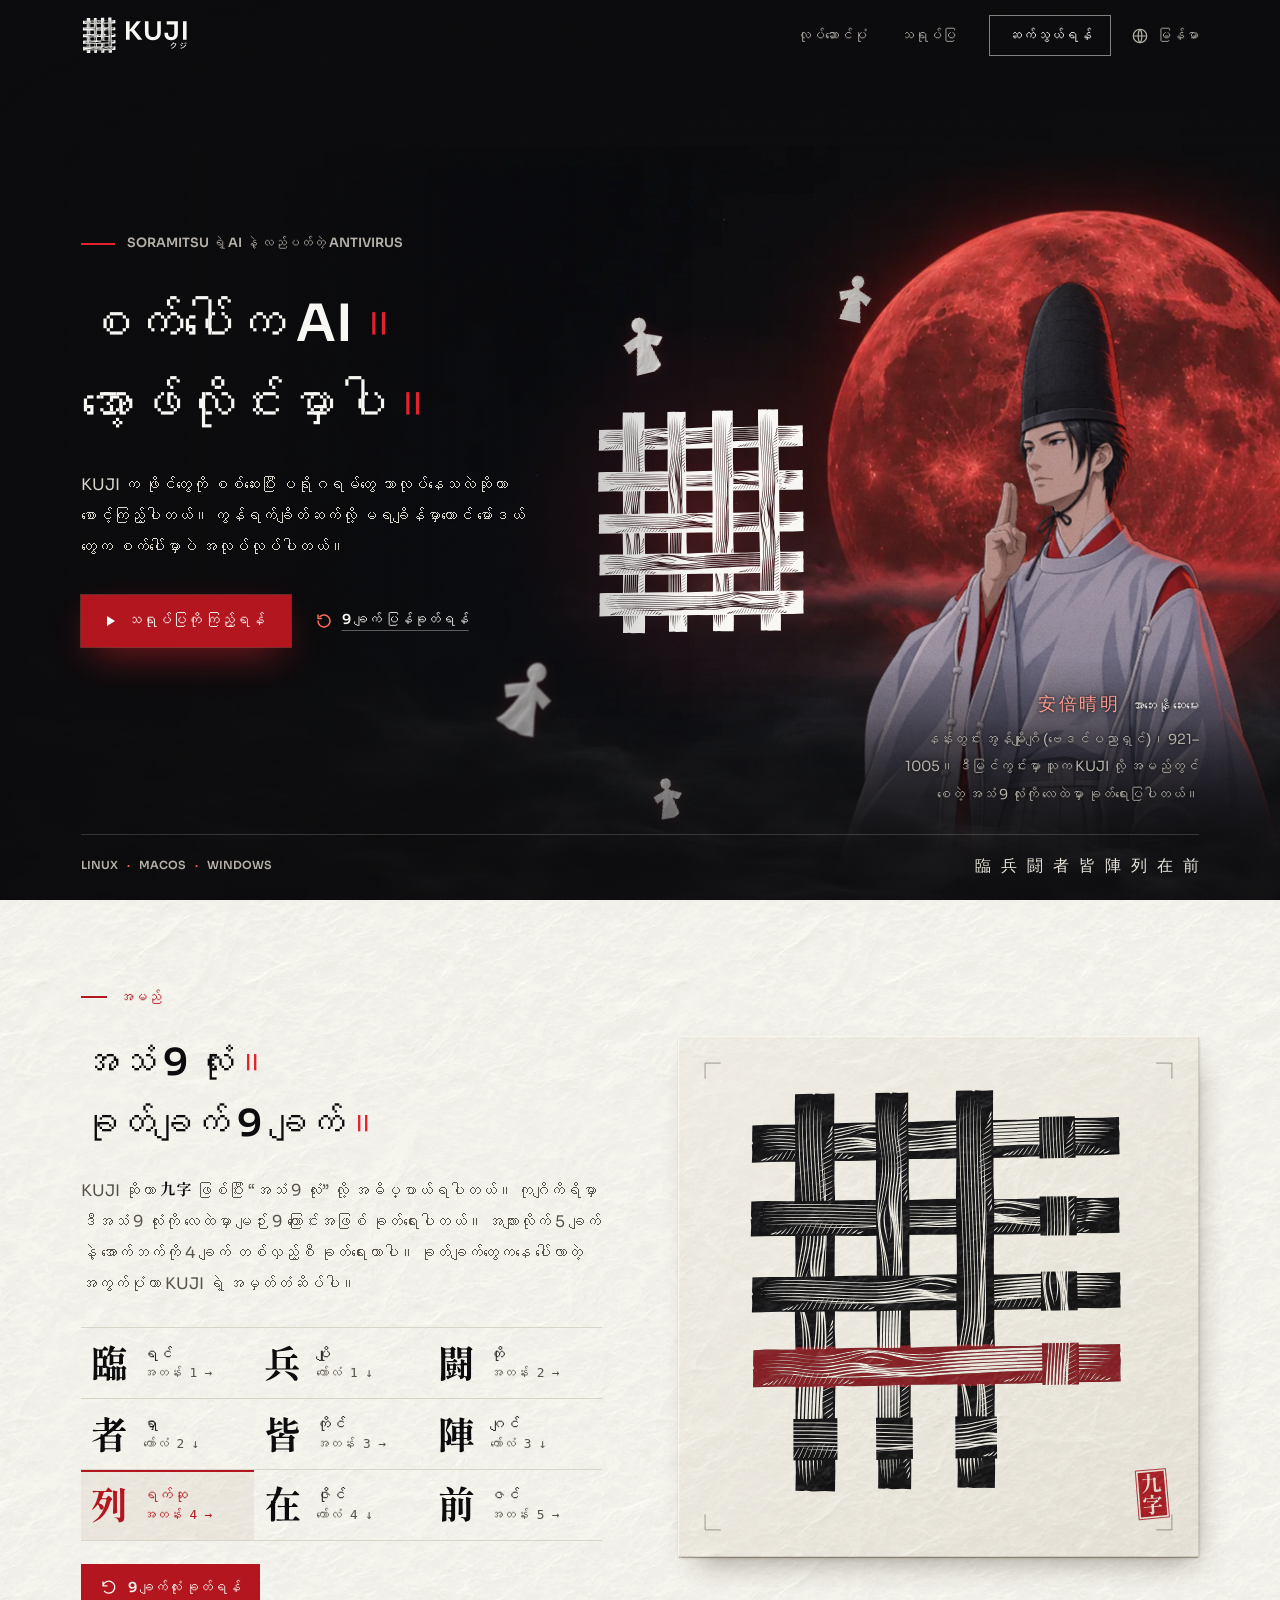
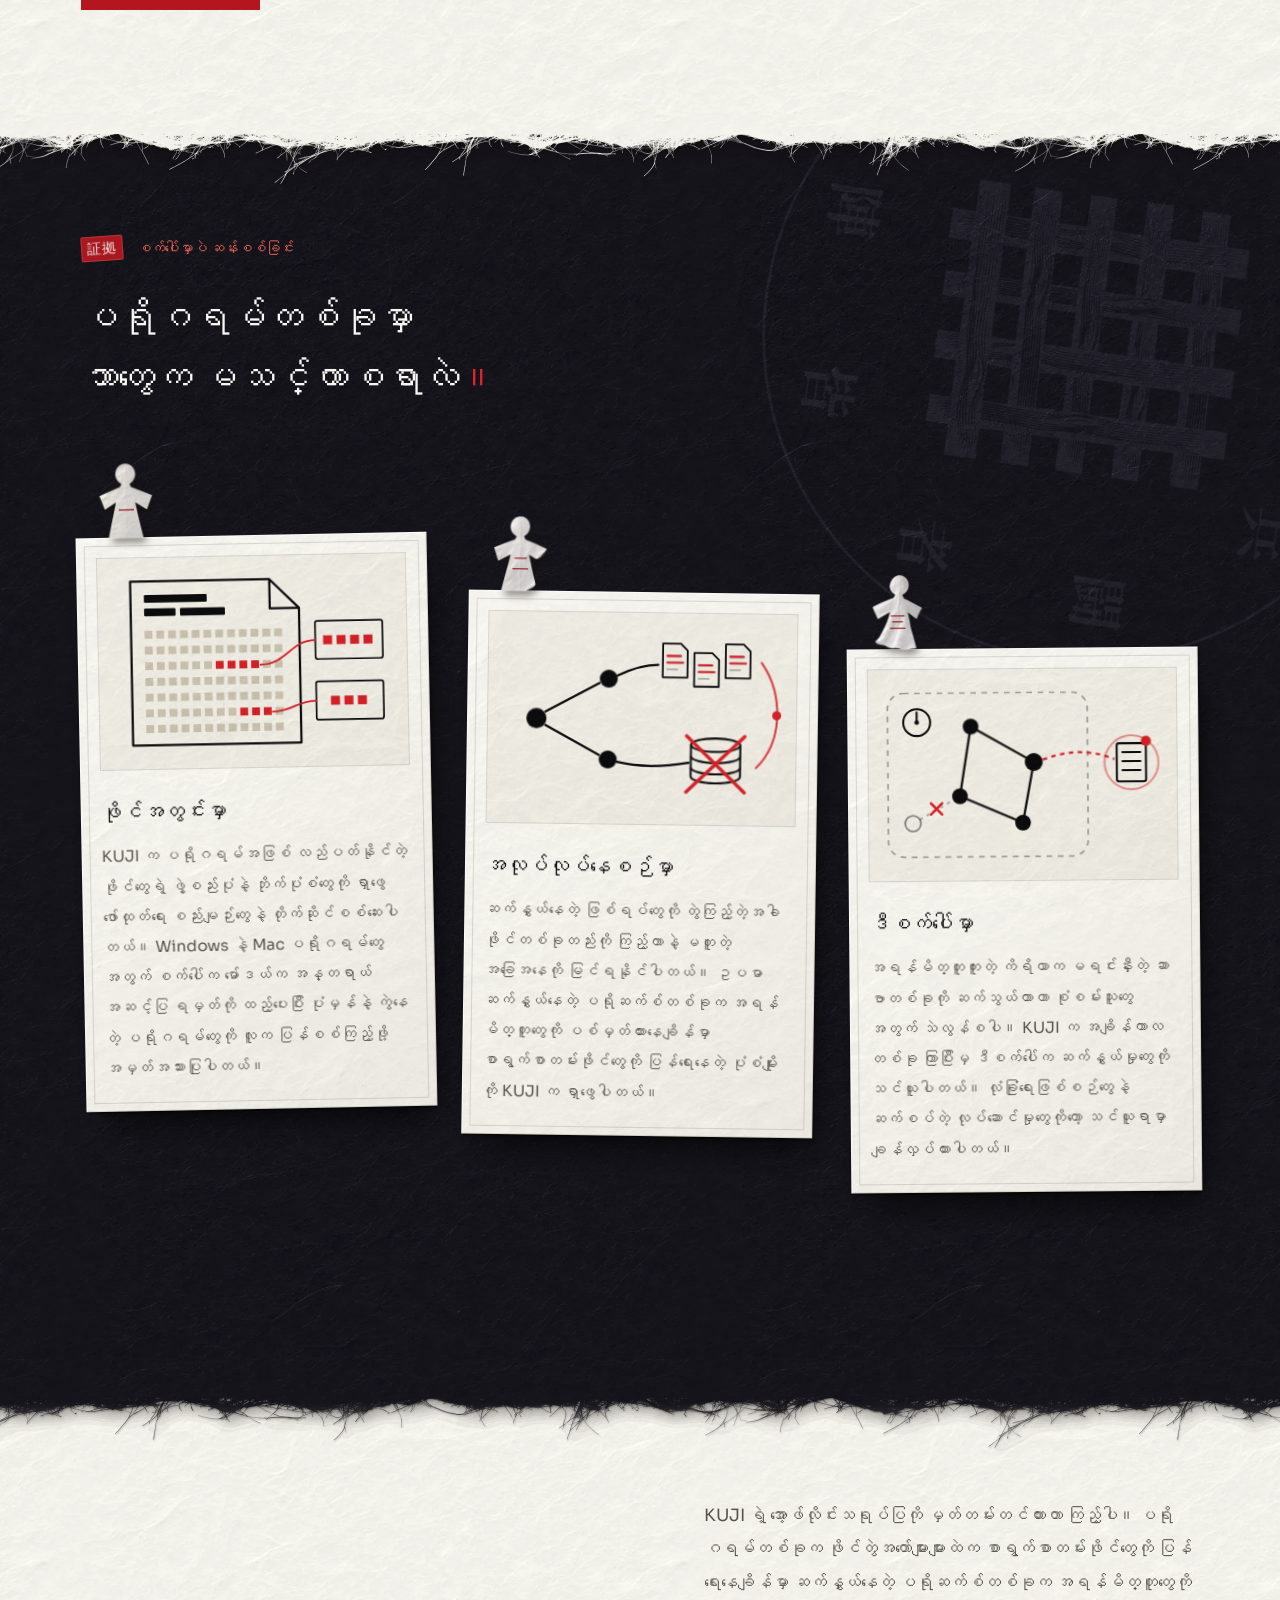
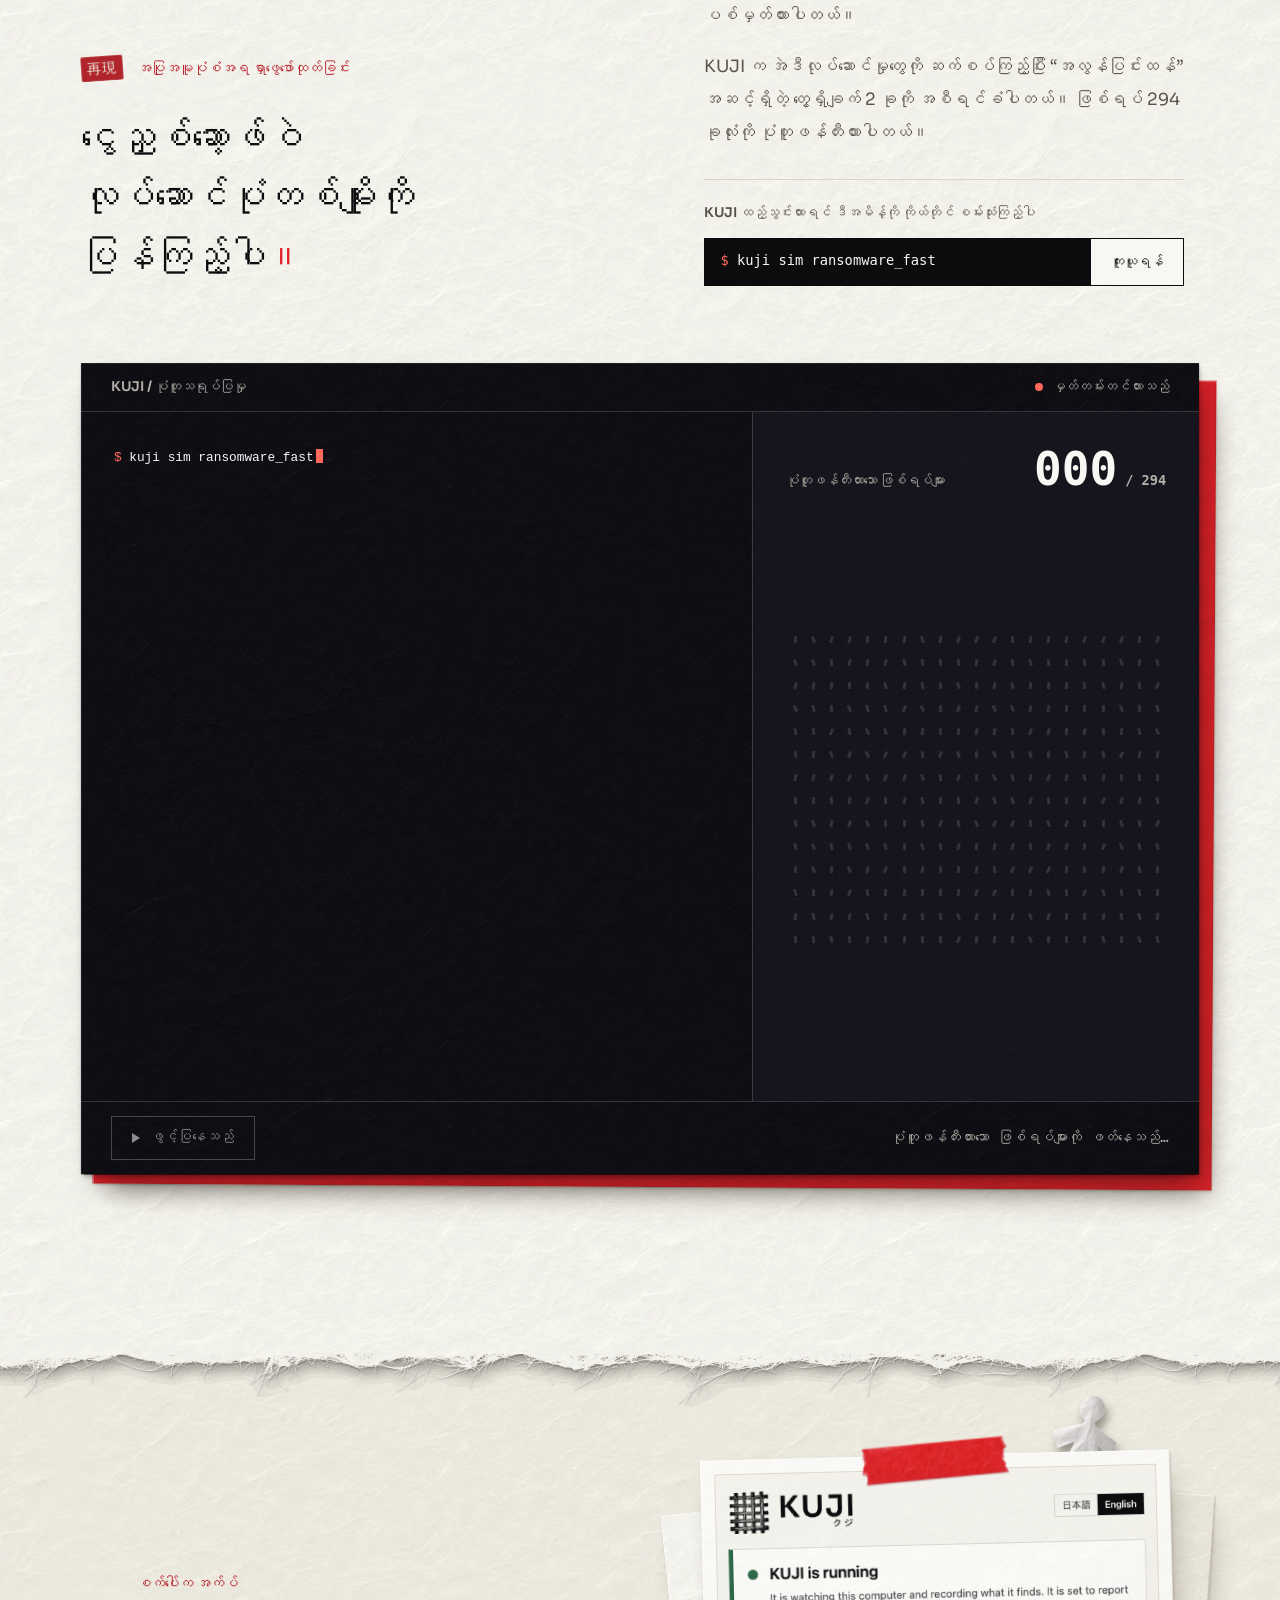
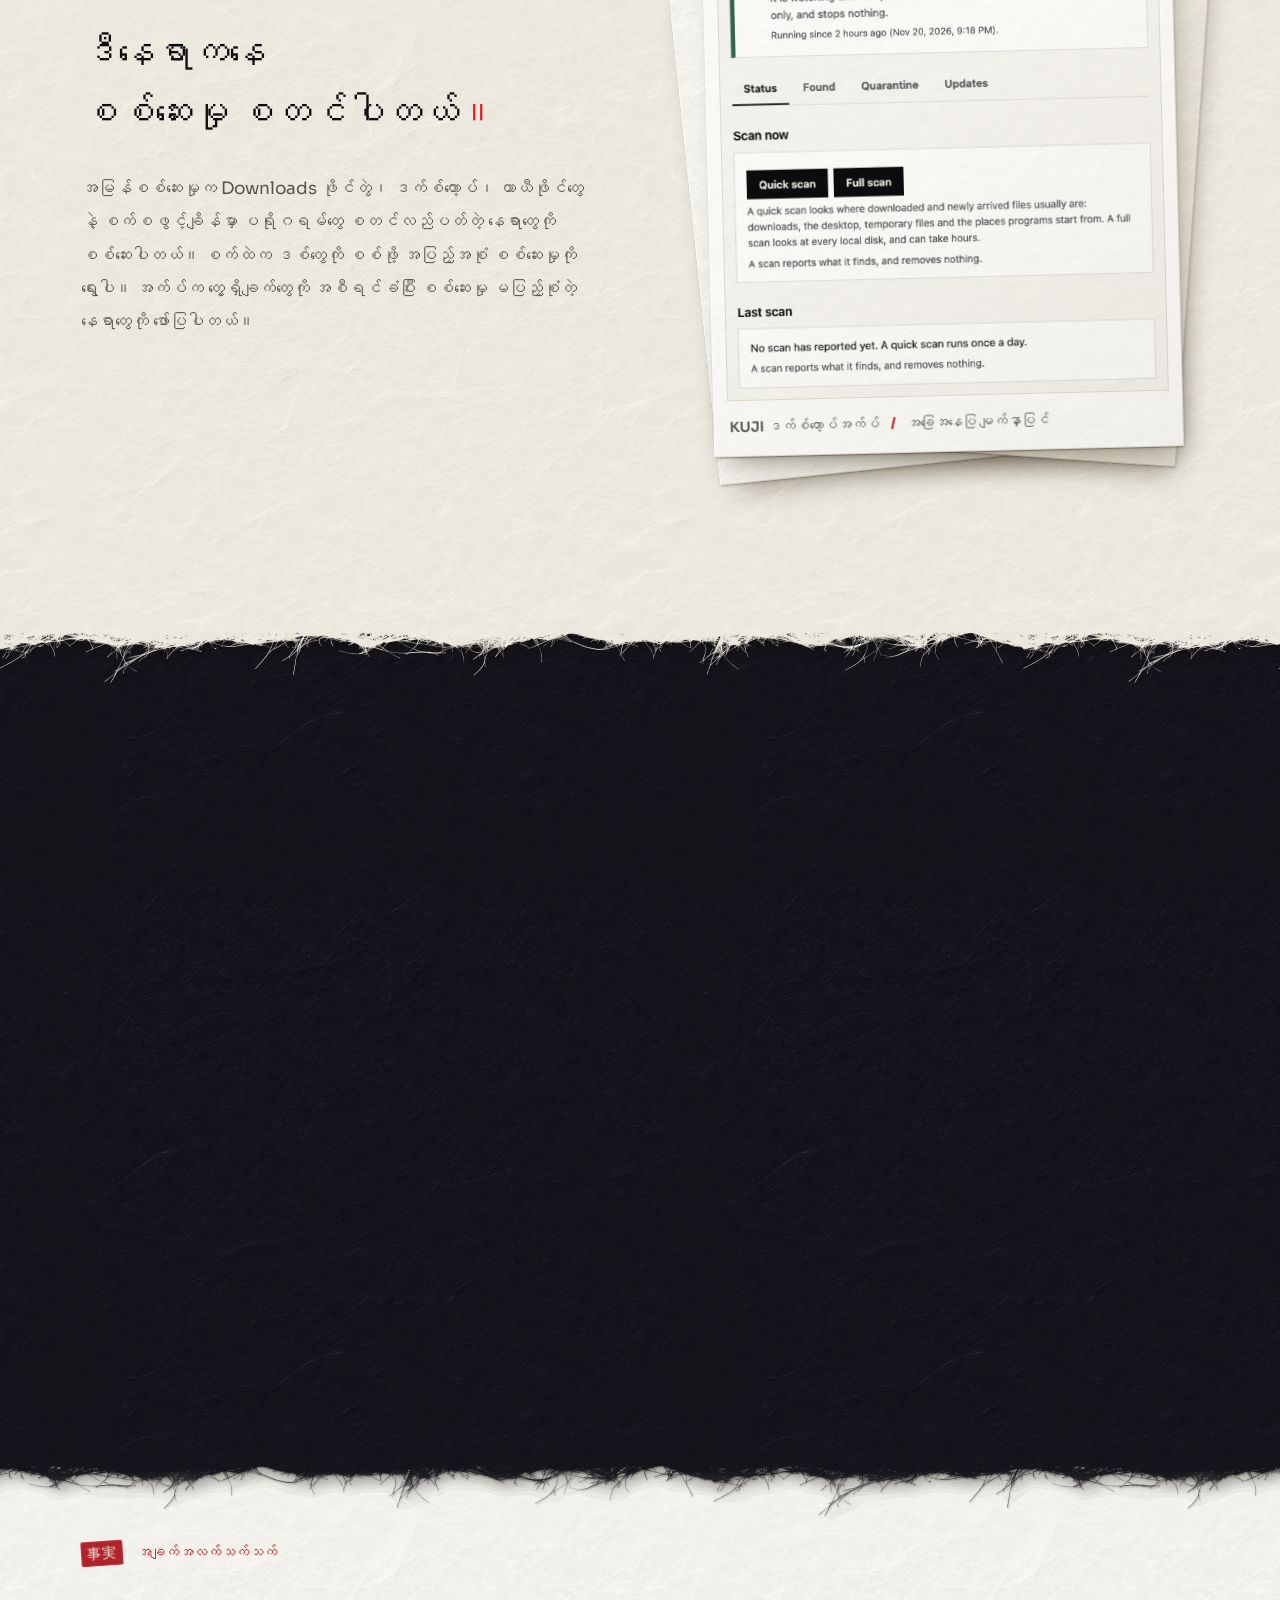
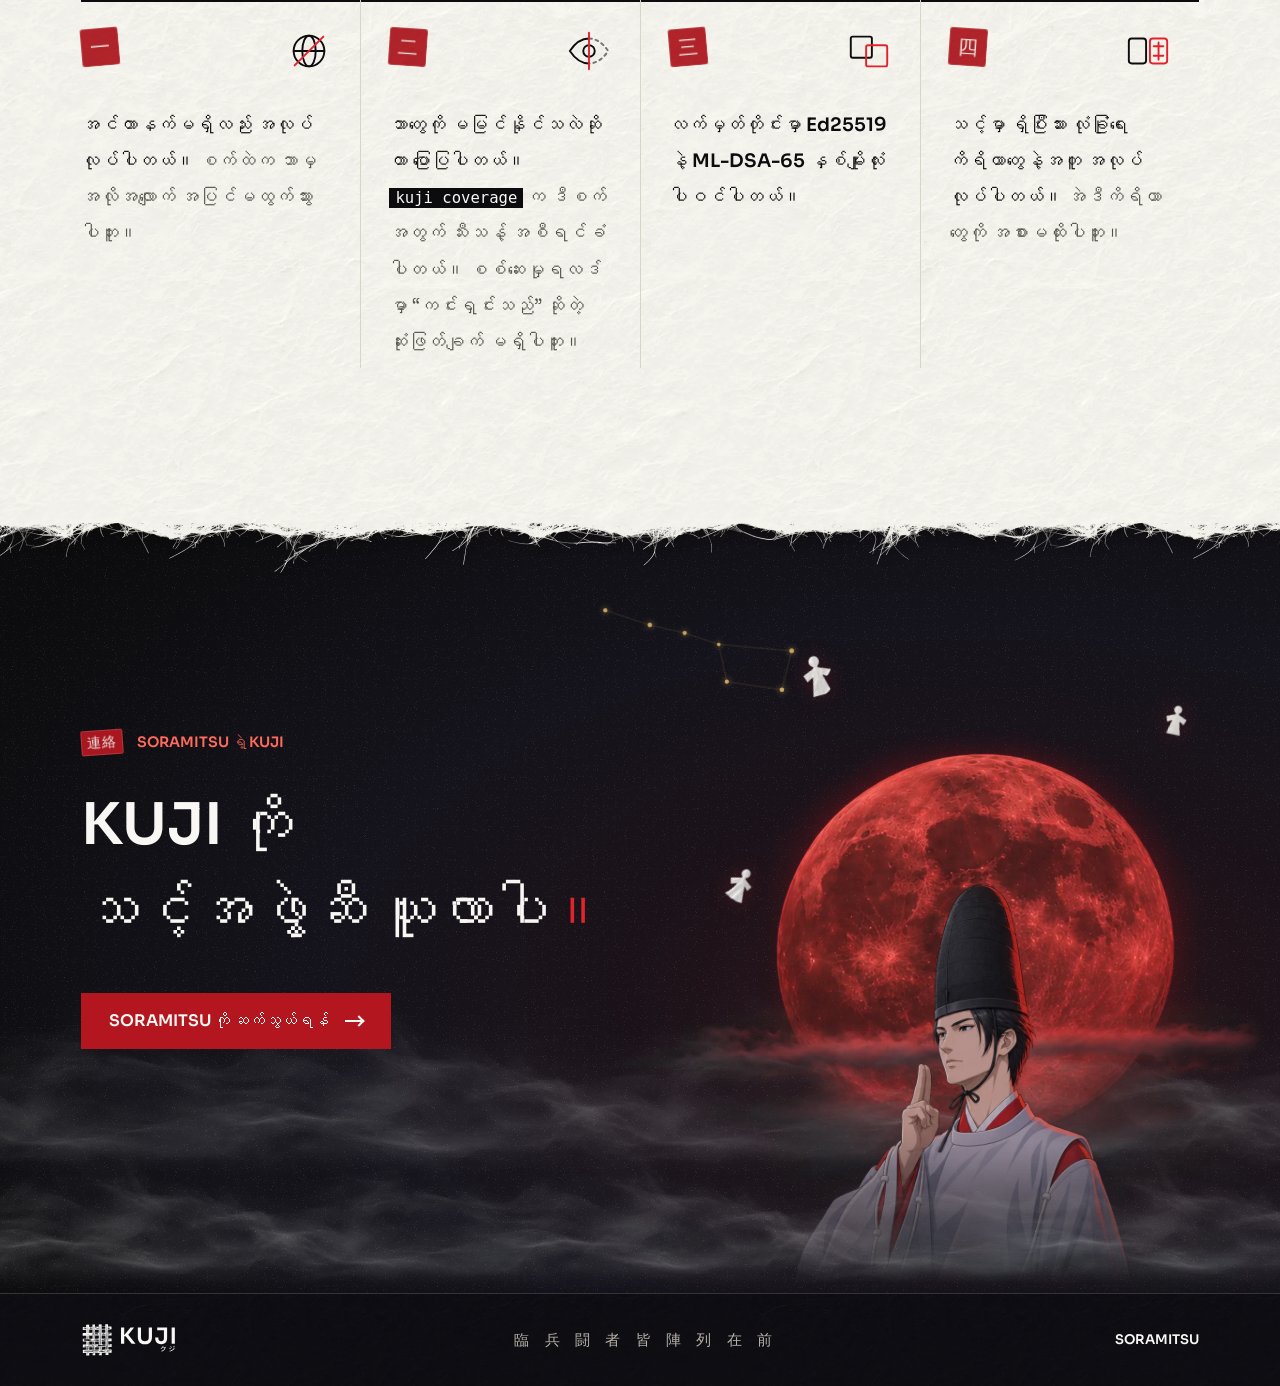
<file: my/index.html>
<!doctype html>
<html lang="my">
  <head>
    <meta charset="utf-8" />
    <meta name="viewport" content="width=device-width,initial-scale=1" />
    <meta name="theme-color" content="#0C0C0E" />
    <title>KUJI クジ | SORAMITSU ရဲ့ AI နဲ့ လည်ပတ်တဲ့ Antivirus</title>
    <meta
      name="description"
      content="KUJI ဟာ Windows၊ macOS နဲ့ Linux အတွက် AI နဲ့ လည်ပတ်တဲ့ Antivirus ဖြစ်ပါတယ်။ အော့ဖ်လိုင်းမှာတောင် သင့်ကွန်ပျူတာပေါ်မှာပဲ ဖိုင်ဆန်းစစ်မှု၊ အပြုအမူပုံစံအရ ရှာဖွေဖော်ထုတ်မှုနဲ့ စက်သင်ယူမှုတို့ကို လုပ်ဆောင်ပါတယ်။ စနစ်ကို လေ့လာပြီး ငွေညှစ်ဆော့ဖ်ဝဲရဲ့ လုပ်ဆောင်ပုံကို ပုံတူသရုပ်ပြထားတာ ပြန်ကြည့်ပါ။"
    />
    <meta property="og:title" content="KUJI · စက်ပေါ်က AI။ အော့ဖ်လိုင်းမှာပါ။" />
    <meta
      property="og:description"
      content="စက်တစ်လုံးချင်းစီမှာ အော့ဖ်လိုင်း အလုပ်လုပ်တဲ့ SORAMITSU ရဲ့ စနစ်ကို လေ့လာပါ။ ငွေညှစ်ဆော့ဖ်ဝဲရဲ့ လုပ်ဆောင်ပုံကို ဒီစနစ်နဲ့ ပုံတူသရုပ်ပြထားတာ ပြန်ကြည့်ပါ။"
    />
    <meta property="og:type" content="website" />
    <meta property="og:image" content="https://kuji.soramitsu.co.jp/assets/og.jpg" />
    <meta property="og:image:width" content="1200" />
    <meta property="og:image:height" content="630" />
    <meta
      property="og:image:alt"
      content="နီလိမ္မော်ရောင်လမင်းရှေ့မှာ အာဘေးနို ဆေးမေးက KUJI ရဲ့ မျဉ်း 9 ကြောင်းပါ အကွက်ပုံဘေးကနေ လက်ချောင်း 2 ချောင်းကို မြှောက်ထားပါတယ်။"
    />
    <meta property="og:url" content="https://kuji.soramitsu.co.jp/my/" />
    <meta property="og:locale" content="my_MM" />
    <meta name="twitter:card" content="summary_large_image" />
    <link rel="canonical" href="https://kuji.soramitsu.co.jp/my/" />
    <!-- ALTERNATES:START -->
    <link rel="alternate" hreflang="en" href="https://kuji.soramitsu.co.jp/" />
    <link rel="alternate" hreflang="ja" href="https://kuji.soramitsu.co.jp/ja/" />
    <link rel="alternate" hreflang="he" href="https://kuji.soramitsu.co.jp/he/" />
    <link rel="alternate" hreflang="ar" href="https://kuji.soramitsu.co.jp/ar/" />
    <link rel="alternate" hreflang="ru" href="https://kuji.soramitsu.co.jp/ru/" />
    <link rel="alternate" hreflang="fr" href="https://kuji.soramitsu.co.jp/fr/" />
    <link rel="alternate" hreflang="es" href="https://kuji.soramitsu.co.jp/es/" />
    <link rel="alternate" hreflang="pt" href="https://kuji.soramitsu.co.jp/pt/" />
    <link rel="alternate" hreflang="ur" href="https://kuji.soramitsu.co.jp/ur/" />
    <link rel="alternate" hreflang="bn" href="https://kuji.soramitsu.co.jp/bn/" />
    <link rel="alternate" hreflang="my" href="https://kuji.soramitsu.co.jp/my/" />
    <link rel="alternate" hreflang="km" href="https://kuji.soramitsu.co.jp/km/" />
    <link rel="alternate" hreflang="x-default" href="https://kuji.soramitsu.co.jp/" />
    <!-- ALTERNATES:END -->
    <link rel="icon" href="../assets/icon.svg" type="image/svg+xml" />
    <link
      rel="preload"
      as="font"
      type="font/woff2"
      href="../assets/sora-semibold.woff2"
      crossorigin
    />
    <link rel="preload" as="image" href="../assets/photo/sky.webp" />
    <link rel="preload" as="image" href="../assets/photo/seimei.webp" />
    <script>
      // Hold the words until the opening scene has played, and let go if its script never arrives.
      if (
        !matchMedia("(prefers-reduced-motion: reduce)").matches &&
        (!location.hash || location.hash === "#top")
      ) {
        document.documentElement.classList.add("intro-pending");
        window.kujiIntroBy = Date.now() + 4000;
        setTimeout(function () {
          if (!window.kujiHeroStarted) document.documentElement.classList.remove("intro-pending");
        }, 4000);
      }
    </script>
    <link rel="stylesheet" href="../style.css" />
    <link rel="stylesheet" href="../hero.css" />
    <link rel="stylesheet" href="../nine.css" />
    <link rel="stylesheet" href="../lang.css" />
    <script src="../hero.js" defer></script>
    <script src="../nine.js" defer></script>
    <script src="../page.js" defer></script>
  </head>
  <body>
    <a class="skip" href="#main">အကြောင်းအရာသို့ ကျော်သွားရန်</a>

    <svg class="sprite" aria-hidden="true" focusable="false">
      <defs>
        <symbol id="shiki" viewBox="0 0 100 140">
          <path
            style="fill: var(--doll-fill, #f8f7f4)"
            d="M50 2C60 2 67 10 67 20C67 28 62 34 56 37L59 43L97 58L88 82L67 70L78 134L22 134L33 70L12 82L3 58L41 43L44 37C38 34 33 28 33 20C33 10 40 2 50 2Z"
          />
          <path
            style="fill: var(--doll-shade, rgba(12, 12, 14, 0.07))"
            d="M50 2C60 2 67 10 67 20C67 28 62 34 56 37L59 43L97 58L88 82L67 70L78 134L50 134Z"
          />
          <path
            d="M50 38V133"
            fill="none"
            stroke-width="1"
            style="stroke: var(--doll-crease, rgba(12, 12, 14, 0.2))"
          />
        </symbol>
      </defs>
    </svg>

    <header class="mast">
      <a class="mast-home" href="#top" aria-label="KUJI ပင်မစာမျက်နှာ"
        ><img
          class="lockup"
          src="../assets/lockup-reversed.svg"
          width="118"
          height="45"
          alt=""
      /></a>
      <nav aria-label="ပင်မလမ်းညွှန်မီနူး">
        <a href="#system">လုပ်ဆောင်ပုံ</a><a href="#demo">သရုပ်ပြ</a
        ><a
          class="nav-contact"
          href="mailto:service@soramitsu.co.jp?subject=KUJI%20enquiry"
          >ဆက်သွယ်ရန်</a
        >
      </nav>
      <details class="lang">
        <summary
          ><svg class="lang-globe" viewBox="0 0 24 24" width="18" height="18" aria-hidden="true" focusable="false"><circle cx="12" cy="12" r="9"/><path d="M3 12h18M12 3c3.200 3.300 3.200 14.700 0 18M12 3c-3.200 3.300-3.200 14.700 0 18"/></svg
          ><span class="sr-only">ဘာသာစကား </span
          ><!-- CURRENT:START --><span class="lang-current" lang="my" translate="no">မြန်မာ</span><!-- CURRENT:END --></summary
        >
        <!-- LANGS:START -->
        <ul class="lang-list" translate="no">
          <li><a href="../" hreflang="en" lang="en">English</a></li>
          <li><a href="../ja/" hreflang="ja" lang="ja">日本語</a></li>
          <li><a href="../he/" hreflang="he" lang="he" dir="rtl">עברית</a></li>
          <li><a href="../ar/" hreflang="ar" lang="ar" dir="rtl">العربية</a></li>
          <li><a href="../ru/" hreflang="ru" lang="ru">Русский</a></li>
          <li><a href="../fr/" hreflang="fr" lang="fr">Français</a></li>
          <li><a href="../es/" hreflang="es" lang="es">Español</a></li>
          <li><a href="../pt/" hreflang="pt" lang="pt-BR">Português</a></li>
          <li><a href="../ur/" hreflang="ur" lang="ur" dir="rtl">اردو</a></li>
          <li><a href="../bn/" hreflang="bn" lang="bn">বাংলা</a></li>
          <li><a href="../my/" hreflang="my" lang="my" aria-current="page">မြန်မာ</a></li>
          <li><a href="../km/" hreflang="km" lang="km">ខ្មែរ</a></li>
        </ul>
        <!-- LANGS:END -->
      </details>
      <span class="mast-progress" aria-hidden="true"></span>
    </header>

    <main id="main">
      <section class="hero" id="top" aria-labelledby="hero-title">
        <!-- HERO:START -->
<div class="hero-stage" aria-hidden="true">
  <div class="hs-world">
    <img class="hs-l" id="hs-sky" data-depth=".3" style="--x:106;--y:-69;--w:1676;--h:1117" src="../assets/photo/sky.webp" width="1536" height="1024" alt="" decoding="async" fetchpriority="high" />
    <img class="hs-l hs-soft" id="hs-sky-soft" data-depth=".3" style="--x:106;--y:-69;--w:1676;--h:1117" src="../assets/photo/sky-soft.webp" width="640" height="427" alt="" decoding="async" />
    <div class="hs-l hs-mist hs-mist-far" data-depth=".16" style="--x:-2800;--y:520;--w:6804;--h:420;--n:3400;--tiles:6"><i></i></div>
    <img class="hs-l hs-soft" id="hs-seimei-soft" style="--x:872;--y:92;--w:708;--h:1062" src="../assets/photo/seimei-soft.webp" width="341" height="512" alt="" decoding="async" />
    <img class="hs-l" id="hs-seimei" style="--x:872;--y:92;--w:708;--h:1062" src="../assets/photo/seimei.webp" width="1024" height="1536" alt="" decoding="async" fetchpriority="high" />
    <img class="hs-l hs-blink" style="--x:1163.08;--y:351.97;--w:72.6;--h:36.64" src="../assets/photo/seimei-eyes.webp" width="105" height="53" alt="" decoding="async" />
    <div class="hs-l hs-floor" style="--x:-4000;--y:650;--w:9600;--h:3600;--n:480"></div>
  </div>
  <div class="hs-veil" id="hs-veil"></div>

  <svg class="hero-svg" id="hero-svg" viewBox="-182 -86 1690 1056" preserveAspectRatio="xMaxYMax slice" focusable="false">
    <defs>
      <radialGradient id="h-latglow">
        <stop offset="0" stop-color="#E3232C" stop-opacity=".5"/>
        <stop offset=".5" stop-color="#E3232C" stop-opacity=".16"/>
        <stop offset="1" stop-color="#E3232C" stop-opacity="0"/>
      </radialGradient>
      <radialGradient id="h-flashfill">
        <stop offset="0" stop-color="#FFF4EC" stop-opacity=".85"/>
        <stop offset=".3" stop-color="#FF8A78" stop-opacity=".4"/>
        <stop offset="1" stop-color="#E3232C" stop-opacity="0"/>
      </radialGradient>
      <clipPath id="h-reveal">
        <polygon class="h-clip" points="0,0 358,0 358,376 0,376"/>
        <polygon class="h-clip" points="0,0 358,0 358,376 0,376"/>
        <polygon class="h-clip" points="0,0 358,0 358,376 0,376"/>
        <polygon class="h-clip" points="0,0 358,0 358,376 0,376"/>
        <polygon class="h-clip" points="0,0 358,0 358,376 0,376"/>
        <polygon class="h-clip" points="0,0 358,0 358,376 0,376"/>
        <polygon class="h-clip" points="0,0 358,0 358,376 0,376"/>
        <polygon class="h-clip" points="0,0 358,0 358,376 0,376"/>
        <polygon class="h-clip" points="0,0 358,0 358,376 0,376"/>
      </clipPath>
    </defs>

    <g id="h-kanji" fill="#E3232C">
      <use class="h-kj" href="../assets/seals.svg#seal-1" x="-150" y="-150" width="300" height="300"/>
      <use class="h-kj" href="../assets/seals.svg#seal-2" x="-150" y="-150" width="300" height="300"/>
      <use class="h-kj" href="../assets/seals.svg#seal-3" x="-150" y="-150" width="300" height="300"/>
      <use class="h-kj" href="../assets/seals.svg#seal-4" x="-150" y="-150" width="300" height="300"/>
      <use class="h-kj" href="../assets/seals.svg#seal-5" x="-150" y="-150" width="300" height="300"/>
      <use class="h-kj" href="../assets/seals.svg#seal-6" x="-150" y="-150" width="300" height="300"/>
      <use class="h-kj" href="../assets/seals.svg#seal-7" x="-150" y="-150" width="300" height="300"/>
      <use class="h-kj" href="../assets/seals.svg#seal-8" x="-150" y="-150" width="300" height="300"/>
      <use class="h-kj" href="../assets/seals.svg#seal-9" x="-150" y="-150" width="300" height="300"/>
    </g>

    <g id="h-lattice" transform="translate(745 470) scale(.82) translate(-179 -188)">
      <circle id="h-latglow-c" cx="179" cy="188" r="330" fill="url(#h-latglow)"/>
      <circle id="h-ring" cx="179" cy="188" r="10" fill="none" stroke="#FF6A5C" stroke-width="1.6" opacity="0"/>
      <circle id="h-flash" cx="179" cy="188" r="420" fill="url(#h-flashfill)" opacity="0"/>
      <g id="h-halos" fill="none" stroke-linecap="round"></g>
      <g clip-path="url(#h-reveal)">
        <image id="h-mark" href="../assets/mark-reversed.svg" width="358" height="376"/>
      </g>
      <g id="h-cores" fill="none" stroke-linecap="round">
        <path class="h-core" d="M12 57L341 50"/>
        <path class="h-core" d="M68 12L69 368"/>
        <path class="h-core" d="M11 124L341 121"/>
        <path class="h-core" d="M137 11L140 366"/>
        <path class="h-core" d="M12 192L342 188"/>
        <path class="h-core" d="M211 9L213 365"/>
        <path class="h-core" d="M13 258L342 253"/>
        <path class="h-core" d="M284.500 7L289.500 364"/>
        <path class="h-core" d="M13 322L342 318"/>
      </g>
    </g>

    <path id="h-sparks-glow" fill="none" stroke-linecap="round" d=""/>
    <path id="h-sparks" fill="none" stroke-linecap="round" d=""/>
  </svg>

  <img class="hs-hand" id="hs-hand" data-tip-x="200" data-tip-y="392" data-angle="26.1" data-unit="0.215" src="../assets/photo/hand.webp" width="1836" height="2600" alt="" decoding="async" />
  <img class="hs-hand hs-hand-lit" id="hs-hand-lit" src="../assets/photo/hand-tip.webp" width="1010" height="1200" alt="" decoding="async" />

  <div class="hs-world hs-world-front">
    <div class="hs-l hs-mist hs-mist-near" data-depth="-.22" style="--x:-2600;--y:690;--w:6804;--h:360;--n:3400;--tiles:7"><i></i></div>
    <div class="hs-l hs-motes" data-depth="-.12" style="--x:380;--y:60;--w:1240;--h:860;--n:1240"><i style="--mx:17.5%;--my:71.8%;--ms:0.83%;--mo:0.61;--md:11.2s;--mw:-15.1s;--mdx:2%"></i><i style="--mx:19.3%;--my:59.1%;--ms:0.94%;--mo:0.36;--md:18.3s;--mw:-8.1s;--mdx:-2%"></i><i style="--mx:76.6%;--my:36.1%;--ms:0.52%;--mo:0.37;--md:19.0s;--mw:-14.0s;--mdx:1%"></i><i style="--mx:59.9%;--my:20.7%;--ms:0.60%;--mo:0.62;--md:10.2s;--mw:-18.1s;--mdx:-1%"></i><i style="--mx:4.2%;--my:75.8%;--ms:0.42%;--mo:0.79;--md:9.2s;--mw:-3.1s;--mdx:3%"></i><i style="--mx:34.2%;--my:55.8%;--ms:0.49%;--mo:0.37;--md:17.7s;--mw:-4.5s;--mdx:-2%"></i><i style="--mx:21.6%;--my:93.6%;--ms:1.02%;--mo:0.77;--md:16.6s;--mw:-11.0s;--mdx:3%"></i><i style="--mx:8.7%;--my:61.7%;--ms:0.77%;--mo:0.56;--md:12.4s;--mw:-2.8s;--mdx:2%"></i><i style="--mx:40.5%;--my:46.5%;--ms:0.69%;--mo:0.56;--md:18.9s;--mw:-7.3s;--mdx:-3%"></i><i style="--mx:80.4%;--my:30.4%;--ms:0.89%;--mo:0.89;--md:9.0s;--mw:-1.3s;--mdx:2%"></i><i style="--mx:72.3%;--my:35.3%;--ms:0.81%;--mo:0.66;--md:15.2s;--mw:-3.4s;--mdx:-2%"></i><i style="--mx:60.9%;--my:83.0%;--ms:0.60%;--mo:0.77;--md:18.3s;--mw:-4.7s;--mdx:-2%"></i><i style="--mx:8.2%;--my:81.5%;--ms:0.93%;--mo:0.56;--md:15.8s;--mw:-12.8s;--mdx:3%"></i><i style="--mx:92.1%;--my:49.7%;--ms:1.09%;--mo:0.88;--md:14.9s;--mw:-16.8s;--mdx:1%"></i><i style="--mx:49.6%;--my:70.0%;--ms:1.05%;--mo:0.49;--md:14.6s;--mw:-8.3s;--mdx:1%"></i><i style="--mx:74.7%;--my:55.7%;--ms:0.98%;--mo:0.38;--md:11.6s;--mw:-5.5s;--mdx:1%"></i></div>
    <span class="hs-doll" data-depth=".1" style="--x:668;--y:238;--r:-14;--s:.56"><img src="../assets/photo/doll-2.webp" width="700" height="980" alt="" decoding="async" /></span>
    <span class="hs-doll hs-doll-far" data-depth=".22" style="--x:946;--y:176;--r:12;--s:.46"><img src="../assets/photo/doll-1.webp" width="700" height="980" alt="" decoding="async" /></span>
    <span class="hs-doll hs-doll-near" data-depth="-.2" style="--x:512;--y:704;--r:18;--s:.74"><img src="../assets/photo/doll-3.webp" width="700" height="980" alt="" decoding="async" /></span>
    <span class="hs-doll hs-doll-far" data-depth=".16" style="--x:700;--y:836;--r:-10;--s:.4;--ny:730"><img src="../assets/photo/doll-2.webp" width="700" height="980" alt="" decoding="async" /></span>
  </div>
  <div class="hs-grain"></div>
  <div class="hs-vignette"></div>
</div>
<div class="hero-scrim" aria-hidden="true"></div>

<p class="hero-card" aria-hidden="true"><span lang="ja">安倍晴明</span><b>အာဘေးနို ဆေးမေး</b></p>

<div class="hero-copy">
  <p class="hero-eyebrow"><span></span>SORAMITSU ရဲ့ AI နဲ့ လည်ပတ်တဲ့ Antivirus</p>
  <h1 id="hero-title">စက်ပေါ်က AI<span>။</span><br />အော့ဖ်လိုင်းမှာပါ<span>။</span></h1>
  <p class="hero-intro">
    KUJI က ဖိုင်တွေကို စစ်ဆေးပြီး ပရိုဂရမ်တွေ ဘာလုပ်နေသလဲဆိုတာ စောင့်ကြည့်ပါတယ်။ ကွန်ရက်ချိတ်ဆက်လို့ မရချိန်မှာတောင် မော်ဒယ်တွေက စက်ပေါ်မှာပဲ အလုပ်လုပ်ပါတယ်။
  </p>
  <div class="hero-actions">
    <a class="hero-button" href="#demo"><span class="hero-play" aria-hidden="true"></span>သရုပ်ပြကို ကြည့်ရန်</a>
    <button class="hero-replay" id="hero-replay" type="button" hidden>
      <svg viewBox="0 0 24 24" width="18" height="18" aria-hidden="true" focusable="false"><path fill="none" stroke="currentColor" stroke-width="2" stroke-linecap="round" stroke-linejoin="round" d="M4 12a8 8 0 1 0 2.6-5.900M4 4v4.500h4.500"/></svg> 9 ချက် ပြန်ခုတ်ရန်
    </button>
  </div>
</div>

<p class="hero-plate">
  <span lang="ja">安倍晴明</span> အာဘေးနို ဆေးမေး <small>နန်းတွင်း အွန်မျိုးဂျိ (ဗေဒင်ပညာရှင်)၊ 921–1005။ ဒီမြင်ကွင်းမှာ သူက KUJI လို့ အမည်တွင်စေတဲ့ အသံ 9 လုံးကို လေထဲမှာ ခုတ်ရေးပြပါတယ်။</small>
</p>

<div class="hero-foot">
  <span translate="no">Linux <b>·</b> macOS <b>·</b> Windows</span>
  <span class="hero-chant" lang="ja"><i>臨</i><i>兵</i><i>闘</i><i>者</i><i>皆</i><i>陣</i><i>列</i><i>在</i><i>前</i></span>
</div>

<button class="hero-skip" id="hero-skip" type="button" hidden>အဖွင့်ကို ကျော်ရန်</button>
<!-- HERO:END -->
      </section>
      <!-- NINE:START -->
<section class="nine" id="nine" aria-labelledby="nine-title">
  <div class="nine-layout">
    <div class="nine-intro">
      <p class="nine-label">အမည်</p>
      <h2 class="nine-title" id="nine-title">အသံ 9 လုံး<span>။</span><br />ခုတ်ချက် 9 ချက်<span>။</span></h2>
      <p class="nine-description">
        KUJI ဆိုတာ <span class="nine-name" lang="ja"><span class="nine-spoken">九字</span><svg viewBox="0 0 2000 1000" aria-hidden="true"><use href="../assets/seals.svg#seal-ku" width="1000" height="1000"/><use href="../assets/seals.svg#seal-ji" x="1000" width="1000" height="1000"/></svg></span> ဖြစ်ပြီး “အသံ 9 လုံး” လို့ အဓိပ္ပာယ်ရပါတယ်။ ကုဂျိကိရိမှာ ဒီအသံ 9 လုံးကို လေထဲမှာ မျဉ်း 9 ကြောင်းအဖြစ် ခုတ်ရေးပါတယ်။ အလျားလိုက် 5 ချက်နဲ့ အောက်ဘက်ကို 4 ချက် တစ်လှည့်စီ ခုတ်ရေးတာပါ။ ခုတ်ချက်တွေကနေ ပေါ်လာတဲ့ အကွက်ပုံဟာ KUJI ရဲ့ အမှတ်တံဆိပ်ပါ။
      </p>
    </div>

    <svg class="nine-print" viewBox="0 0 500 500" role="img" aria-labelledby="nine-print-title">
      <title id="nine-print-title">အလျားလိုက် 5 ချက်၊ ဒေါင်လိုက် 4 ချက် ထွင်းထားတဲ့ KUJI ရဲ့ အကွက်ပုံ</title>
      <path class="nine-register" fill="none" d="M26 41V26H41 M459 26H474V41 M474 459V474H459 M41 474H26V459" />
      <svg class="nine-ghost" x="18" y="18" width="464" height="464" viewBox="0 0 1000 1000" aria-hidden="true">
        <use href="../assets/seals.svg#seal-1" width="1000" height="1000" />
      </svg>
      <svg x="58" y="42" width="384" height="404" viewBox="0 0 358 376">
        <defs>
          <image id="nine-impression" href="../assets/mark.svg" width="358" height="376" />
          <filter id="nine-color" x="0" y="0" width="100%" height="100%" color-interpolation-filters="sRGB">
            <feFlood class="nine-pigment" flood-color="#E3232C" />
            <feComposite in2="SourceGraphic" operator="in" />
          </filter>
          <clipPath id="nine-drawn"></clipPath>
          <clipPath id="nine-current"><rect x="-1.5" y="-1.5" width="0" height="35" /></clipPath>
        </defs>
        <use class="nine-ink" href="#nine-impression" />
        <g class="nine-vermilion" clip-path="url(#nine-current)">
          <use href="#nine-impression" filter="url(#nine-color)" />
        </g>
      </svg>
      <g class="nine-chop" transform="translate(440 419) rotate(-4)">
        <path fill="currentColor" d="M1 .8 26 0 26.8 42.6 1.4 43.2Z" />
        <path fill="none" stroke="currentColor" stroke-width=".8" d="m-1-1.5 29-.3.6 46.4-29.2.8Z" />
        <g class="nine-chop-type">
          <use href="../assets/seals.svg#seal-ku" x="3" y="1" width="21" height="21" />
          <use href="../assets/seals.svg#seal-ji" x="3" y="21" width="21" height="21" />
        </g>
      </g>
      <pattern id="nine-fibre-tile" patternUnits="userSpaceOnUse" width="560" height="560">
        <image href="../assets/photo/ink-fibre.webp" width="560" height="560" />
      </pattern>
      <rect class="nine-fibre" width="500" height="500" fill="url(#nine-fibre-tile)" />
    </svg>

    <div class="nine-controls">
      <div class="nine-grid">
        <button class="nine-cut" type="button" disabled>
          <span class="nine-glyph" lang="ja"><span class="nine-spoken">臨</span><svg viewBox="0 0 1000 1000" aria-hidden="true"><use href="../assets/seals.svg#seal-1"/></svg></span>
          <span class="nine-caption"><span class="nine-reading">ရင်</span><span class="nine-direction">အတန်း 1 →</span></span>
        </button>
        <button class="nine-cut" type="button" disabled>
          <span class="nine-glyph" lang="ja"><span class="nine-spoken">兵</span><svg viewBox="0 0 1000 1000" aria-hidden="true"><use href="../assets/seals.svg#seal-2"/></svg></span>
          <span class="nine-caption"><span class="nine-reading">ပျို</span><span class="nine-direction">ကော်လံ 1 ↓</span></span>
        </button>
        <button class="nine-cut" type="button" disabled>
          <span class="nine-glyph" lang="ja"><span class="nine-spoken">闘</span><svg viewBox="0 0 1000 1000" aria-hidden="true"><use href="../assets/seals.svg#seal-3"/></svg></span>
          <span class="nine-caption"><span class="nine-reading">တို</span><span class="nine-direction">အတန်း 2 →</span></span>
        </button>
        <button class="nine-cut" type="button" disabled>
          <span class="nine-glyph" lang="ja"><span class="nine-spoken">者</span><svg viewBox="0 0 1000 1000" aria-hidden="true"><use href="../assets/seals.svg#seal-4"/></svg></span>
          <span class="nine-caption"><span class="nine-reading">ရှာ</span><span class="nine-direction">ကော်လံ 2 ↓</span></span>
        </button>
        <button class="nine-cut" type="button" disabled>
          <span class="nine-glyph" lang="ja"><span class="nine-spoken">皆</span><svg viewBox="0 0 1000 1000" aria-hidden="true"><use href="../assets/seals.svg#seal-5"/></svg></span>
          <span class="nine-caption"><span class="nine-reading">ကိုင်</span><span class="nine-direction">အတန်း 3 →</span></span>
        </button>
        <button class="nine-cut" type="button" disabled>
          <span class="nine-glyph" lang="ja"><span class="nine-spoken">陣</span><svg viewBox="0 0 1000 1000" aria-hidden="true"><use href="../assets/seals.svg#seal-6"/></svg></span>
          <span class="nine-caption"><span class="nine-reading">ဂျင်</span><span class="nine-direction">ကော်လံ 3 ↓</span></span>
        </button>
        <button class="nine-cut" type="button" disabled>
          <span class="nine-glyph" lang="ja"><span class="nine-spoken">列</span><svg viewBox="0 0 1000 1000" aria-hidden="true"><use href="../assets/seals.svg#seal-7"/></svg></span>
          <span class="nine-caption"><span class="nine-reading">ရက်ဆု</span><span class="nine-direction">အတန်း 4 →</span></span>
        </button>
        <button class="nine-cut" type="button" disabled>
          <span class="nine-glyph" lang="ja"><span class="nine-spoken">在</span><svg viewBox="0 0 1000 1000" aria-hidden="true"><use href="../assets/seals.svg#seal-8"/></svg></span>
          <span class="nine-caption"><span class="nine-reading">ဇိုင်</span><span class="nine-direction">ကော်လံ 4 ↓</span></span>
        </button>
        <button class="nine-cut" type="button" disabled>
          <span class="nine-glyph" lang="ja"><span class="nine-spoken">前</span><svg viewBox="0 0 1000 1000" aria-hidden="true"><use href="../assets/seals.svg#seal-9"/></svg></span>
          <span class="nine-caption"><span class="nine-reading">ဇင်</span><span class="nine-direction">အတန်း 5 →</span></span>
        </button>
      </div>
      <button class="nine-replay" type="button" disabled>
        <svg width="18" height="18" viewBox="0 0 24 24" fill="none" stroke="currentColor" stroke-width="1.7" aria-hidden="true"><path d="M4 10a8 8 0 1 1 1.4 7.1M4 4.5v6h6"/></svg> 9 ချက်လုံး ခုတ်ရန်
      </button>
    </div>
  </div>
</section>
<!-- NINE:END -->

      <section
        class="band dark system"
        id="system"
        aria-labelledby="system-title"
        data-live
      >
        <img
          class="system-emblem"
          src="../assets/emblem-reversed.svg"
          alt=""
          width="512"
          height="512"
          loading="lazy"
        />
        <div class="wrap">
          <header class="sec-head" data-reveal>
            <p class="section-label">
              <span class="jp" lang="ja" aria-hidden="true">証拠</span>စက်ပေါ်မှာပဲ ဆန်းစစ်ခြင်း
            </p>
            <h2 id="system-title">
              ပရိုဂရမ်တစ်ခုမှာ<br />ဘာတွေက မသင်္ကာစရာလဲ<span>။</span>
            </h2>
          </header>

          <ol class="evidence" role="list">
            <li class="evi" data-reveal="card" style="--i: 0">
              <span class="evi-doll" aria-hidden="true"
                ><img class="pdoll" src="../assets/photo/doll-1-240.webp" alt="" width="240" height="336" loading="lazy" decoding="async"
                /><span class="doll-num" lang="ja">一</span></span
              >
              <div class="vis" aria-hidden="true">
                <svg class="v v-file" viewBox="0 0 260 170" focusable="false">
                  <path
                    d="M22 12H146L172 38V158H22Z"
                    fill="#fff"
                    stroke="#0C0C0E"
                    stroke-width="2"
                    stroke-linejoin="round"
                  />
                  <path
                    d="M146 12V38H172"
                    fill="none"
                    stroke="#0C0C0E"
                    stroke-width="2"
                    stroke-linejoin="round"
                  />
                  <g fill="#0C0C0E">
                    <rect x="34" y="24" width="56" height="7" rx="1" />
                    <rect x="34" y="36" width="28" height="7" rx="1" />
                    <rect x="66" y="36" width="40" height="7" rx="1" />
                  </g>
                  <g fill="#D7D1C3"><rect x="34" y="56" width="7" height="7"/><rect x="44.5" y="56" width="7" height="7"/><rect x="55" y="56" width="7" height="7"/><rect x="65.5" y="56" width="7" height="7"/><rect x="76" y="56" width="7" height="7"/><rect x="86.5" y="56" width="7" height="7"/><rect x="97" y="56" width="7" height="7"/><rect x="107.5" y="56" width="7" height="7"/><rect x="118" y="56" width="7" height="7"/><rect x="128.5" y="56" width="7" height="7"/><rect x="139" y="56" width="7" height="7"/><rect x="149.5" y="56" width="7" height="7"/><rect x="34" y="70" width="7" height="7"/><rect x="44.5" y="70" width="7" height="7"/><rect x="55" y="70" width="7" height="7"/><rect x="65.5" y="70" width="7" height="7"/><rect x="76" y="70" width="7" height="7"/><rect x="86.5" y="70" width="7" height="7"/><rect x="97" y="70" width="7" height="7"/><rect x="107.5" y="70" width="7" height="7"/><rect x="118" y="70" width="7" height="7"/><rect x="128.5" y="70" width="7" height="7"/><rect x="139" y="70" width="7" height="7"/><rect x="149.5" y="70" width="7" height="7"/><rect x="34" y="84" width="7" height="7"/><rect x="44.5" y="84" width="7" height="7"/><rect x="55" y="84" width="7" height="7"/><rect x="65.5" y="84" width="7" height="7"/><rect x="76" y="84" width="7" height="7"/><rect x="86.5" y="84" width="7" height="7"/><rect x="139" y="84" width="7" height="7"/><rect x="149.5" y="84" width="7" height="7"/><rect x="34" y="98" width="7" height="7"/><rect x="44.5" y="98" width="7" height="7"/><rect x="55" y="98" width="7" height="7"/><rect x="65.5" y="98" width="7" height="7"/><rect x="76" y="98" width="7" height="7"/><rect x="86.5" y="98" width="7" height="7"/><rect x="97" y="98" width="7" height="7"/><rect x="107.5" y="98" width="7" height="7"/><rect x="118" y="98" width="7" height="7"/><rect x="128.5" y="98" width="7" height="7"/><rect x="139" y="98" width="7" height="7"/><rect x="149.5" y="98" width="7" height="7"/><rect x="34" y="112" width="7" height="7"/><rect x="44.5" y="112" width="7" height="7"/><rect x="55" y="112" width="7" height="7"/><rect x="65.5" y="112" width="7" height="7"/><rect x="76" y="112" width="7" height="7"/><rect x="86.5" y="112" width="7" height="7"/><rect x="97" y="112" width="7" height="7"/><rect x="107.5" y="112" width="7" height="7"/><rect x="118" y="112" width="7" height="7"/><rect x="128.5" y="112" width="7" height="7"/><rect x="139" y="112" width="7" height="7"/><rect x="149.5" y="112" width="7" height="7"/><rect x="34" y="126" width="7" height="7"/><rect x="44.5" y="126" width="7" height="7"/><rect x="55" y="126" width="7" height="7"/><rect x="65.5" y="126" width="7" height="7"/><rect x="76" y="126" width="7" height="7"/><rect x="86.5" y="126" width="7" height="7"/><rect x="97" y="126" width="7" height="7"/><rect x="107.5" y="126" width="7" height="7"/><rect x="149.5" y="126" width="7" height="7"/><rect x="34" y="140" width="7" height="7"/><rect x="44.5" y="140" width="7" height="7"/><rect x="55" y="140" width="7" height="7"/><rect x="65.5" y="140" width="7" height="7"/><rect x="76" y="140" width="7" height="7"/><rect x="86.5" y="140" width="7" height="7"/><rect x="97" y="140" width="7" height="7"/><rect x="107.5" y="140" width="7" height="7"/><rect x="118" y="140" width="7" height="7"/><rect x="128.5" y="140" width="7" height="7"/><rect x="139" y="140" width="7" height="7"/><rect x="149.5" y="140" width="7" height="7"/></g>
                  <g class="a-hit h1" fill="#E3232C"><rect x="97" y="84" width="7" height="7"/><rect x="107.5" y="84" width="7" height="7"/><rect x="118" y="84" width="7" height="7"/><rect x="128.5" y="84" width="7" height="7"/></g>
                  <g class="a-hit h2" fill="#E3232C"><rect x="118" y="126" width="7" height="7"/><rect x="128.5" y="126" width="7" height="7"/><rect x="139" y="126" width="7" height="7"/></g>
                  <g fill="none" stroke="#0C0C0E" stroke-width="1.5">
                    <rect x="186" y="50" width="60" height="34" rx="2" fill="#fff" />
                    <rect x="186" y="104" width="60" height="34" rx="2" fill="#fff" />
                  </g>
                  <g class="rc rc1" fill="#E3232C">
                    <rect x="193" y="63" width="8" height="8" />
                    <rect x="205" y="63" width="8" height="8" />
                    <rect x="217" y="63" width="8" height="8" />
                    <rect x="229" y="63" width="8" height="8" />
                  </g>
                  <g class="rc rc2" fill="#E3232C">
                    <rect x="199" y="117" width="8" height="8" />
                    <rect x="211" y="117" width="8" height="8" />
                    <rect x="223" y="117" width="8" height="8" />
                  </g>
                  <g
                    fill="none"
                    stroke="#E3232C"
                    stroke-width="1.6"
                    stroke-linecap="round"
                  >
                    <path class="a-draw c1" pathLength="1" d="M137 88C160 88 164 67 186 67" />
                    <path class="a-draw c2" pathLength="1" d="M147 130C165 130 168 121 186 121" />
                  </g>
                  <g class="scan" opacity="0">
                    <rect x="22" y="-16" width="150" height="16" fill="#E3232C" opacity=".12" />
                    <rect x="22" y="-7" width="150" height="7" fill="#E3232C" opacity=".18" />
                    <rect x="18" y="0" width="158" height="2" fill="#E3232C" />
                  </g>
                </svg>
              </div>
              <h3>ဖိုင်အတွင်းမှာ</h3>
              <p>
                KUJI က ပရိုဂရမ်အဖြစ် လည်ပတ်နိုင်တဲ့ ဖိုင်တွေရဲ့ ဖွဲ့စည်းပုံနဲ့ ဘိုက်ပုံစံတွေကို ရှာဖွေဖော်ထုတ်ရေး စည်းမျဉ်းတွေနဲ့ တိုက်ဆိုင်စစ်ဆေးပါတယ်။ Windows နဲ့ Mac ပရိုဂရမ်တွေအတွက် စက်ပေါ်က မော်ဒယ်က အန္တရာယ်အဆင့်ပြ ရမှတ်ကို ထည့်ပေးပြီး ပုံမှန်နဲ့ ကွဲနေတဲ့ ပရိုဂရမ်တွေကို လူက ပြန်စစ်ကြည့်ဖို့ အမှတ်အသားပြုပါတယ်။
              </p>
            </li>

            <li class="evi" data-reveal="card" style="--i: 1">
              <span class="evi-doll" aria-hidden="true"
                ><img class="pdoll" src="../assets/photo/doll-2-240.webp" alt="" width="240" height="336" loading="lazy" decoding="async"
                /><span class="doll-num" lang="ja">二</span></span
              >
              <div class="vis" aria-hidden="true">
                <svg class="v v-run" viewBox="0 0 260 170" focusable="false">
                  <g
                    fill="none"
                    stroke="#0C0C0E"
                    stroke-width="2"
                    stroke-linecap="round"
                  >
                    <path class="a-draw e1" pathLength="1" d="M44 80L92 54" />
                    <path class="a-draw e2" pathLength="1" d="M44 92L92 118" />
                    <path class="a-draw e3" pathLength="1" d="M108 47C122 40 132 37 144 37" />
                    <path class="a-draw e4" pathLength="1" d="M108 124C130 129 150 128 172 124" />
                  </g>
                  <g fill="#0C0C0E">
                    <circle class="a-pop n1" cx="36" cy="86" r="9" />
                    <circle class="a-pop n2" cx="100" cy="50" r="8" />
                    <circle class="a-pop n3" cx="100" cy="122" r="8" />
                  </g>
                  <g
                    class="a-fade docs"
                    fill="#fff"
                    stroke="#0C0C0E"
                    stroke-width="1.6"
                    stroke-linejoin="round"
                  >
                    <path d="M148 18h16l6 6v24h-22z" />
                    <path d="M176 26h16l6 6v24h-22z" />
                    <path d="M204 18h16l6 6v24h-22z" />
                  </g>
                  <g
                    class="a-fade docs"
                    fill="none"
                    stroke="#0C0C0E"
                    stroke-width="1.6"
                    stroke-linecap="round"
                    opacity=".3"
                  >
                    <path d="M152 29h12M152 35h14M152 41h9" />
                    <path d="M180 37h12M180 43h14M180 49h9" />
                    <path d="M208 29h12M208 35h14M208 41h9" />
                  </g>
                  <g
                    fill="none"
                    stroke="#E3232C"
                    stroke-width="1.8"
                    stroke-linecap="round"
                  >
                    <path class="a-draw w1" pathLength="1" d="M152 29h12" />
                    <path class="a-draw w2" pathLength="1" d="M152 35h14" />
                    <path class="a-draw w3" pathLength="1" d="M180 37h12" />
                    <path class="a-draw w4" pathLength="1" d="M180 43h14" />
                    <path class="a-draw w5" pathLength="1" d="M208 29h12" />
                    <path class="a-draw w6" pathLength="1" d="M208 35h14" />
                  </g>
                  <g
                    class="a-fade bk"
                    fill="none"
                    stroke="#0C0C0E"
                    stroke-width="1.8"
                  >
                    <ellipse cx="196" cy="108" rx="22" ry="6" fill="#fff" />
                    <path d="M174 108v28c0 3.3 9.8 6 22 6s22-2.7 22-6v-28" />
                    <path d="M174 118c0 3.3 9.8 6 22 6s22-2.7 22-6M174 128c0 3.3 9.8 6 22 6s22-2.7 22-6" />
                  </g>
                  <g
                    fill="none"
                    stroke="#E3232C"
                    stroke-width="3"
                    stroke-linecap="round"
                  >
                    <path class="a-draw s1" pathLength="1" d="M170 100L222 150" />
                    <path class="a-draw s2" pathLength="1" d="M222 100L170 150" />
                  </g>
                  <path
                    class="a-draw link"
                    pathLength="1"
                    d="M236 34C256 62 256 104 232 128"
                    fill="none"
                    stroke="#E3232C"
                    stroke-width="1.6"
                    stroke-linecap="round"
                  />
                  <circle class="a-pop ld" cx="250" cy="81" r="4" fill="#E3232C" />
                </svg>
              </div>
              <h3>အလုပ်လုပ်နေစဉ်မှာ</h3>
              <p>
                ဆက်နွှယ်နေတဲ့ ဖြစ်ရပ်တွေကို တွဲကြည့်တဲ့အခါ ဖိုင်တစ်ခုတည်းကို ကြည့်တာနဲ့ မတူတဲ့ အခြေအနေကို မြင်ရနိုင်ပါတယ်။ ဥပမာ ဆက်နွှယ်နေတဲ့ ပရိုဆက်စ်တစ်ခုက အရန်မိတ္တူတွေကို ပစ်မှတ်ထားနေချိန်မှာ စာရွက်စာတမ်းဖိုင်တွေကို ပြန်ရေးနေတဲ့ ပုံစံမျိုးကို KUJI က ရှာဖွေပါတယ်။
              </p>
            </li>

            <li class="evi" data-reveal="card" style="--i: 2">
              <span class="evi-doll" aria-hidden="true"
                ><img class="pdoll" src="../assets/photo/doll-3-240.webp" alt="" width="240" height="336" loading="lazy" decoding="async"
                /><span class="doll-num" lang="ja">三</span></span
              >
              <div class="vis" aria-hidden="true">
                <svg class="v v-host" viewBox="0 0 260 170" focusable="false">
                  <defs>
                    <mask id="mask-lead" maskUnits="userSpaceOnUse">
                      <path
                        class="a-draw lead-mask"
                        pathLength="1"
                        d="M148 72C172 63 192 64 212 72"
                        fill="none"
                        stroke="#fff"
                        stroke-width="8"
                      />
                    </mask>
                  </defs>
                  <rect
                    x="10"
                    y="12"
                    width="178"
                    height="146"
                    rx="14"
                    fill="none"
                    stroke="#0C0C0E"
                    stroke-opacity=".35"
                    stroke-width="1.5"
                    stroke-dasharray="5 5"
                  />
                  <g
                    class="clock"
                    fill="none"
                    stroke="#0C0C0E"
                    stroke-width="1.8"
                    stroke-linecap="round"
                  >
                    <circle cx="36" cy="38" r="12" fill="#fff" />
                    <path class="hand" d="M36 38V29" />
                    <path d="M36 38h0.01" stroke-width="4" />
                  </g>
                  <g
                    fill="none"
                    stroke="#0C0C0E"
                    stroke-width="2"
                    stroke-linecap="round"
                  >
                    <path class="a-draw l1" pathLength="1" d="M84 42L140 74" />
                    <path class="a-draw l2" pathLength="1" d="M84 42L74 104" />
                    <path class="a-draw l3" pathLength="1" d="M74 104L130 128" />
                    <path class="a-draw l4" pathLength="1" d="M140 74L130 128" />
                  </g>
                  <path
                    d="M32 128L74 104"
                    fill="none"
                    stroke="#0C0C0E"
                    stroke-opacity=".35"
                    stroke-width="1.6"
                    stroke-dasharray="3 4"
                  />
                  <g fill="#0C0C0E">
                    <circle class="a-pop p1" cx="84" cy="42" r="7" />
                    <circle class="a-pop p2" cx="140" cy="74" r="8" />
                    <circle class="a-pop p3" cx="74" cy="104" r="7" />
                    <circle class="a-pop p4" cx="130" cy="128" r="7" />
                  </g>
                  <circle
                    class="a-pop p5"
                    cx="32"
                    cy="128"
                    r="7"
                    fill="#fff"
                    stroke="#0C0C0E"
                    stroke-opacity=".45"
                    stroke-width="1.6"
                  />
                  <g
                    fill="none"
                    stroke="#E3232C"
                    stroke-width="2.2"
                    stroke-linecap="round"
                  >
                    <path class="a-draw x1" pathLength="1" d="M48 110l10 10" />
                    <path class="a-draw x2" pathLength="1" d="M58 110l-10 10" />
                  </g>
                  <path
                    mask="url(#mask-lead)"
                    d="M148 72C172 63 192 64 212 72"
                    fill="none"
                    stroke="#E3232C"
                    stroke-width="2"
                    stroke-dasharray="4 4"
                  />
                  <g
                    class="a-fade srv"
                    fill="#fff"
                    stroke="#0C0C0E"
                    stroke-width="1.8"
                    stroke-linecap="round"
                  >
                    <rect x="214" y="58" width="26" height="34" rx="2" />
                    <path d="M219 66h16M219 74h16M219 82h16" fill="none" />
                  </g>
                  <circle
                    class="ring"
                    cx="227"
                    cy="75"
                    r="24"
                    fill="none"
                    stroke="#E3232C"
                    stroke-width="1.6"
                    opacity=".5"
                  />
                  <circle class="a-pop ldot" cx="240" cy="56" r="4.5" fill="#E3232C" />
                </svg>
              </div>
              <h3>ဒီစက်ပေါ်မှာ</h3>
              <p>
                အရန်မိတ္တူကူးတဲ့ ကိရိယာက မရင်းနှီးတဲ့ ဆာဗာတစ်ခုကို ဆက်သွယ်တာဟာ စုံစမ်းသူတွေအတွက် သဲလွန်စပါ။ KUJI က အချိန်ကာလတစ်ခု ကြာပြီးမှ ဒီစက်ပေါ်က ဆက်နွှယ်မှုတွေကို သင်ယူပါတယ်။ လုံခြုံရေးဖြစ်စဉ်တွေနဲ့ ဆက်စပ်တဲ့ လုပ်ဆောင်မှုတွေကိုတော့ သင်ယူရာမှာ ချန်လှပ်ထားပါတယ်။
              </p>
            </li>
          </ol>
        </div>
      </section>

      <section class="band paper demo" id="demo" aria-labelledby="demo-title">
        <div class="wrap">
          <div class="demo-intro">
            <header class="sec-head" data-reveal>
              <p class="section-label">
                <span class="jp" lang="ja" aria-hidden="true">再現</span
                >အပြုအမူပုံစံအရ ရှာဖွေဖော်ထုတ်ခြင်း
              </p>
              <h2 id="demo-title">
                ငွေညှစ်ဆော့ဖ်ဝဲ လုပ်ဆောင်ပုံတစ်မျိုးကို<br />ပြန်ကြည့်ပါ<span>။</span>
              </h2>
            </header>
            <div class="demo-copy" data-reveal style="--i: 1">
              <p class="lede">
                KUJI ရဲ့ အော့ဖ်လိုင်းသရုပ်ပြကို မှတ်တမ်းတင်ထားတာ ကြည့်ပါ။ ပရိုဂရမ်တစ်ခုက ဖိုင်တွဲအတော်များများထဲက စာရွက်စာတမ်းဖိုင်တွေကို ပြန်ရေးနေချိန်မှာ ဆက်နွှယ်နေတဲ့ ပရိုဆက်စ်တစ်ခုက အရန်မိတ္တူတွေကို ပစ်မှတ်ထားပါတယ်။
              </p>
              <p class="lede">
                KUJI က အဲဒီလုပ်ဆောင်မှုတွေကို ဆက်စပ်ကြည့်ပြီး “အလွန်ပြင်းထန်” အဆင့်ရှိတဲ့ တွေ့ရှိချက် 2 ခုကို အစီရင်ခံပါတယ်။ ဖြစ်ရပ် 294 ခုလုံးကို ပုံတူဖန်တီးထားပါတယ်။
              </p>
              <div class="command">
                <span class="command-label"
                  >KUJI ထည့်သွင်းထားရင် ဒီအမိန့်ကို ကိုယ်တိုင် စမ်းသုံးကြည့်ပါ</span
                >
                <div class="command-row">
                  <code id="command">kuji sim ransomware_fast</code
                  ><button id="copy" type="button" data-t-copied="ကူးယူပြီး" data-t-selected="ရွေးချယ်ပြီး" hidden>ကူးယူရန်</button>
                </div>
                <span
                  id="copy-status"
                  class="sr-only"
                  role="status"
                  data-t-copied="သရုပ်ပြအမိန့်ကို ကူးယူပြီးပါပြီ။"
                  data-t-selected="အမိန့်ကို ရွေးချယ်ပြီးပါပြီ။ သင့်စက်ရဲ့ “ကူးယူရန်” အမိန့်ကို သုံးပါ။"
                ></span>
              </div>
            </div>
          </div>

          <div class="stage" id="stage" data-live>
            <div class="stage-bar">
              <span>KUJI / ပုံတူသရုပ်ပြမှု</span><span class="rec">မှတ်တမ်းတင်ထားသည်</span>
            </div>
            <div class="stage-body">
              <div
                class="term"
                role="group"
                aria-label="kuji sim ransomware_fast အမိန့်၏ ရလဒ်"
              >
                <pre lang="en" translate="no"><code><span class="ln ln-cmd" style="--n: 24"><span class="ps1" aria-hidden="true">$ </span><span class="typed">kuji sim ransomware_fast</span><i class="caret" aria-hidden="true"></i></span
><span class="ln ln-note">These are simulated events, and nothing here runs or touches a file.</span
><span class="ln ln-blank" aria-hidden="true"> </span
><span class="ln ln-head"><b>ATTACK</b> ransomware_fast (294 events)</span
><span class="ln ln-find">  <b>[Critical]</b> <i>motif.recovery_destruction</i>: Backups or recovery are being destroyed</span
><span class="ln ln-find">  <b>[Critical]</b> <i>motif.destructive_modification</i>: Possible destructive file activity</span
><span class="ln ln-model">  Behavior model scored 3 windows. 3 crossed its advisory threshold.</span
><span class="ln ln-model">  Advisory for process group /tmp/svc1 (root PID 2012).</span
><span class="ln ln-model">    files created (1), files overwritten (96), Distinct directories written to (13), Bytes written (6292356), renames (96), extension changes (96)</span
><span class="ln ln-prompt" aria-hidden="true">$ <i class="caret"></i></span></code></pre>
              </div>
              <div class="field" aria-hidden="true">
                <div class="field-head">
                  <span>ပုံတူဖန်တီးထားသော ဖြစ်ရပ်များ</span
                  ><span class="count"
                    ><b class="count-num">294</b><span>/ 294</span></span
                  >
                </div>
                <div class="marks"></div>
              </div>
              <div class="slips" aria-hidden="true">
                <div class="slip" style="--rot: -6deg">
                  <span class="stamp"
                    ><img src="../assets/seal.svg" alt="" width="358" height="376"
                  /></span>
                  <div class="slip-text">
                    <span class="slip-sev">အလွန်ပြင်းထန်</span>
                    <p>အရန်မိတ္တူများ သို့မဟုတ် ပြန်လည်ရယူနိုင်စွမ်းကို ဖျက်ဆီးနေသည်</p>
                    <code>motif.recovery_destruction</code>
                  </div>
                </div>
                <div class="slip" style="--rot: 5deg">
                  <span class="stamp"
                    ><img src="../assets/seal.svg" alt="" width="358" height="376"
                  /></span>
                  <div class="slip-text">
                    <span class="slip-sev">အလွန်ပြင်းထန်</span>
                    <p>ဖိုင်များကို ပျက်စီးစေသည့် လုပ်ဆောင်မှု ဖြစ်နိုင်သည်</p>
                    <code>motif.destructive_modification</code>
                  </div>
                </div>
              </div>
            </div>
            <div class="stage-foot">
              <button id="replay" type="button" hidden>
                <span class="play-ico" aria-hidden="true"></span
                ><span class="replay-label" data-t-playing="ဖွင့်ပြနေသည်">ပြန်ဖွင့်ရန်</span>
              </button>
              <p id="play-status" role="status" data-t-playing="ပုံတူဖန်တီးထားသော ဖြစ်ရပ်များကို ဖတ်နေသည်…">ဖြစ်ရပ် 294 ခု · တွေ့ရှိချက် 2 ခု</p>
            </div>
          </div>
        </div>
      </section>

      <section class="band paper-2 app" aria-labelledby="app-title">
        <div class="wrap app-grid">
          <div class="app-copy" data-reveal>
            <p class="section-label">
              <span class="jp" lang="ja" aria-hidden="true">走査</span>စက်ပေါ်က အက်ပ်
            </p>
            <h2 id="app-title">ဒီနေရာကနေ<br />စစ်ဆေးမှု စတင်ပါတယ်<span>။</span></h2>
            <p class="lede">
              အမြန်စစ်ဆေးမှုက Downloads ဖိုင်တွဲ၊ ဒက်စ်တော့ပ်၊ ယာယီဖိုင်တွေနဲ့ စက်စဖွင့်ချိန်မှာ ပရိုဂရမ်တွေ စတင်လည်ပတ်တဲ့ နေရာတွေကို စစ်ဆေးပါတယ်။ စက်ထဲက ဒစ်တွေကို စစ်ဖို့ အပြည့်အစုံ စစ်ဆေးမှုကို ရွေးပါ။ အက်ပ်က တွေ့ရှိချက်တွေကို အစီရင်ခံပြီး စစ်ဆေးမှု မပြည့်စုံတဲ့ နေရာတွေကို ဖော်ပြပါတယ်။
            </p>
          </div>
          <div class="app-stage" data-reveal="stack">
            <span class="sheet sheet-a" aria-hidden="true"></span>
            <span class="sheet sheet-b" aria-hidden="true"></span>
            <span class="peek" aria-hidden="true"
              ><img class="pdoll" src="../assets/photo/doll-3-240.webp" alt="" width="240" height="336" loading="lazy" decoding="async"
            /></span>
            <figure class="app-view">
              <img class="tape" src="../assets/photo/tape-400.webp" alt="" width="400" height="120" loading="lazy" decoding="async" />
              <img
                src="../assets/kuji-app.webp"
                alt="အမြန်စစ်ဆေးရန် (Quick scan) နဲ့ အပြည့်အစုံ စစ်ဆေးရန် (Full scan) ခလုတ်တွေပါတဲ့ KUJI အက်ပ်ရဲ့ အခြေအနေပြ မျက်နှာပြင်။"
                width="610"
                height="728"
                loading="lazy"
              />
              <figcaption>KUJI ဒက်စ်တော့ပ်အက်ပ် <span>/</span> အခြေအနေပြ မျက်နှာပြင်</figcaption>
            </figure>
          </div>
        </div>
      </section>

      <section class="band dark updates" aria-labelledby="updates-title">
        <div class="wrap updates-grid">
          <div class="update-copy" data-reveal>
            <p class="section-label">
              <span class="jp" lang="ja" aria-hidden="true">署名</span
              >ကွန်ရက်ကနေ သီးခြားခွဲထားတဲ့ စက်တွေအတွက် အပ်ဒိတ်များ
            </p>
            <h2 id="updates-title">
              သီးခြားထားတဲ့စက်ဆီ<br />အပ်ဒိတ်ကို ယူသွားပါ<span>။</span>
            </h2>
            <p class="lede">
              လက်မှတ်ထိုးထားတဲ့ ဗားရှင်းကို ဖြုတ်တပ်နိုင်တဲ့ သိုလှောင်ကိရိယာနဲ့ ယူလာပါ။ အဖွဲ့တွင်းမှာ မျှဝေထားတဲ့ ဖိုင်တွဲ ဒါမှမဟုတ် ပေါ်တယ်ကနေလည်း ဖြန့်ဝေနိုင်ပါတယ်။ ဗားရှင်းကို လက်မခံခင် KUJI က SORAMITSU နဲ့ သင့်အဖွဲ့အစည်း နှစ်ဖက်စလုံးရဲ့ လက်မှတ်တွေကို စစ်ဆေးပါတယ်။
            </p>
          </div>
          <div class="gap-scene" data-reveal="scene">
            <figure class="print">
              <img
                src="../assets/media.webp"
                width="1000"
                height="1000"
                loading="lazy"
                alt="နီလိမ္မော်ရောင်ကြိုး ချည်ထားတဲ့ ဖြုတ်တပ်နိုင်သော USB ဒရိုက်။"
              />
            </figure>
            <div class="release" aria-hidden="true">
              <p class="release-kicker">လက်မှတ်ထိုးထားသော ဗားရှင်း</p>
              <span class="release-lines"><i></i><i></i><i></i><i></i></span>
              <div class="sigs">
                <div class="sig">
                  <span class="sig-box"
                    ><span class="stamp" style="--rot: -7deg"
                      ><img
                        src="../assets/seal.svg"
                        alt=""
                        width="358"
                        height="376" /></span
                  ></span>
                  <span class="sig-name" translate="no">SORAMITSU</span>
                </div>
                <div class="sig">
                  <span class="sig-box"
                    ><span class="stamp" style="--rot: 4deg"
                      ><img
                        src="../assets/seal.svg"
                        alt=""
                        width="358"
                        height="376" /></span
                  ></span>
                  <span class="sig-name">သင့်အဖွဲ့အစည်း</span>
                </div>
              </div>
              <p class="accepted">
                <span class="accepted-jp" lang="ja">受理</span
                ><span>လက်ခံပြီး</span>
              </p>
            </div>
          </div>
        </div>
      </section>

      <section class="band paper facts" aria-labelledby="facts-title">
        <div class="wrap">
          <h2 class="section-label" id="facts-title" data-reveal>
            <span class="jp" lang="ja" aria-hidden="true">事実</span>အချက်အလက်သက်သက်
          </h2>
          <ul class="facts-list" role="list">
            <li data-reveal="fact" style="--i: 0">
              <span class="fact-top" aria-hidden="true"
                ><span class="fact-num" lang="ja">一</span
                ><svg class="fact-ico" viewBox="0 0 48 48" focusable="false">
                  <circle pathLength="1" cx="24" cy="24" r="16" />
                  <ellipse pathLength="1" cx="24" cy="24" rx="7" ry="16" />
                  <path pathLength="1" d="M8 24h32" />
                  <path class="r" pathLength="1" d="M9 39L39 9" /></svg
              ></span>
              <p>
                <strong>အင်တာနက်မရှိလည်း အလုပ်လုပ်ပါတယ်။</strong> စက်ထဲက ဘာမှ အလိုအလျောက် အပြင်မထွက်သွားပါဘူး။
              </p>
            </li>
            <li data-reveal="fact" style="--i: 1">
              <span class="fact-top" aria-hidden="true"
                ><span class="fact-num" lang="ja">二</span
                ><svg class="fact-ico" viewBox="0 0 48 48" focusable="false">
                  <path pathLength="1" d="M24 11C17 11 10 15 4 24C10 33 17 37 24 37" />
                  <path class="dash" d="M24 11C31 11 38 15 44 24C38 33 31 37 24 37" />
                  <circle pathLength="1" cx="24" cy="24" r="6" />
                  <path class="r" pathLength="1" d="M24 5V43" /></svg
              ></span>
              <p>
                <strong>ဘာတွေကို မမြင်နိုင်သလဲဆိုတာ ပြောပြပါတယ်။</strong> <code>kuji coverage</code> က ဒီစက်အတွက် သီးသန့် အစီရင်ခံပါတယ်။ စစ်ဆေးမှုရလဒ်မှာ “ကင်းရှင်းသည်” ဆိုတဲ့ ဆုံးဖြတ်ချက် မရှိပါဘူး။
              </p>
            </li>
            <li data-reveal="fact" style="--i: 2">
              <span class="fact-top" aria-hidden="true"
                ><span class="fact-num" lang="ja">三</span
                ><svg class="fact-ico" viewBox="0 0 48 48" focusable="false">
                  <rect pathLength="1" x="5" y="9" width="22" height="22" rx="2" />
                  <rect class="r" pathLength="1" x="21" y="18" width="22" height="22" rx="2" /></svg
              ></span>
              <p>
                <strong>လက်မှတ်တိုင်းမှာ <span class="nowrap">Ed25519</span> နဲ့ <span class="nowrap">ML-DSA-65</span> နှစ်မျိုးလုံး ပါဝင်ပါတယ်။</strong>
              </p>
            </li>
            <li data-reveal="fact" style="--i: 3">
              <span class="fact-top" aria-hidden="true"
                ><span class="fact-num" lang="ja">四</span
                ><svg class="fact-ico" viewBox="0 0 48 48" focusable="false">
                  <rect pathLength="1" x="4" y="11" width="18" height="26" rx="3" />
                  <rect class="r" pathLength="1" x="26" y="11" width="18" height="26" rx="3" />
                  <path class="r" pathLength="1" d="M30 19h10M30 29h10M35 15v18" /></svg
              ></span>
              <p>
                <strong>သင့်မှာ ရှိပြီးသား လုံခြုံရေးကိရိယာတွေနဲ့အတူ အလုပ်လုပ်ပါတယ်။</strong> အဲဒီကိရိယာတွေကို အစားမထိုးပါဘူး။
              </p>
            </li>
          </ul>
        </div>
      </section>

      <section
        class="band dark contact"
        aria-labelledby="contact-title"
        data-live
      >
        <div class="sky" aria-hidden="true" data-reveal="sky">
          <span class="moon"></span>
          <svg class="dipper" viewBox="0 0 300 160" focusable="false">
            <path
              class="dipper-line"
              pathLength="1"
              d="M20 30L75 48L118 58L160 72L250 80L238 128L170 118L160 72"
            />
            <g class="stars">
              <circle cx="20" cy="30" r="2.6" />
              <circle cx="75" cy="48" r="2.8" />
              <circle cx="118" cy="58" r="2.6" />
              <circle cx="160" cy="72" r="2.2" />
              <circle cx="250" cy="80" r="3" />
              <circle cx="238" cy="128" r="2.8" />
              <circle cx="170" cy="118" r="2.6" />
            </g>
          </svg>
          <span class="mist mist-1"></span>
          <span class="mist mist-2"></span>
          <span class="mist mist-3"></span>
          <span class="flyer flyer-1"
            ><img class="pdoll" src="../assets/photo/doll-2-240.webp" alt="" width="240" height="336" loading="lazy" decoding="async"
          /></span>
          <span class="flyer flyer-2"
            ><img class="pdoll" src="../assets/photo/doll-1-240.webp" alt="" width="240" height="336" loading="lazy" decoding="async"
          /></span>
          <span class="flyer flyer-3"
            ><img class="pdoll" src="../assets/photo/doll-3-240.webp" alt="" width="240" height="336" loading="lazy" decoding="async"
          /></span>
        </div>
        <div class="wrap contact-inner">
          <div class="contact-copy" data-reveal>
            <p class="section-label">
              <span class="jp" lang="ja" aria-hidden="true">連絡</span>SORAMITSU ရဲ့ KUJI
            </p>
            <h2 id="contact-title">
              KUJI ကို<br />သင့်အဖွဲ့ဆီ ယူလာပါ<span>။</span>
            </h2>
            <a
              class="button primary"
              href="mailto:service@soramitsu.co.jp?subject=KUJI%20enquiry"
              >SORAMITSU ကို ဆက်သွယ်ရန်<span class="arrow" aria-hidden="true"></span
            ></a>
          </div>
          <div class="cta-mascot" aria-hidden="true">
            <img src="../assets/photo/seimei.webp" alt="" width="1024" height="1536" loading="lazy" decoding="async" />
          </div>
        </div>
      </section>
    </main>

    <footer class="foot">
      <a class="foot-home" href="#top"
        ><img
          src="../assets/lockup-reversed.svg"
          width="105"
          height="40"
          alt="KUJI ပင်မစာမျက်နှာ"
      /></a>
      <span class="foot-nine" lang="ja" aria-hidden="true"
        >臨 兵 闘 者 皆 陣 列 在 前</span
      >
      <a class="foot-link" href="https://soramitsu.co.jp/" translate="no">SORAMITSU</a>
    </footer>
  </body>
</html>
</file>
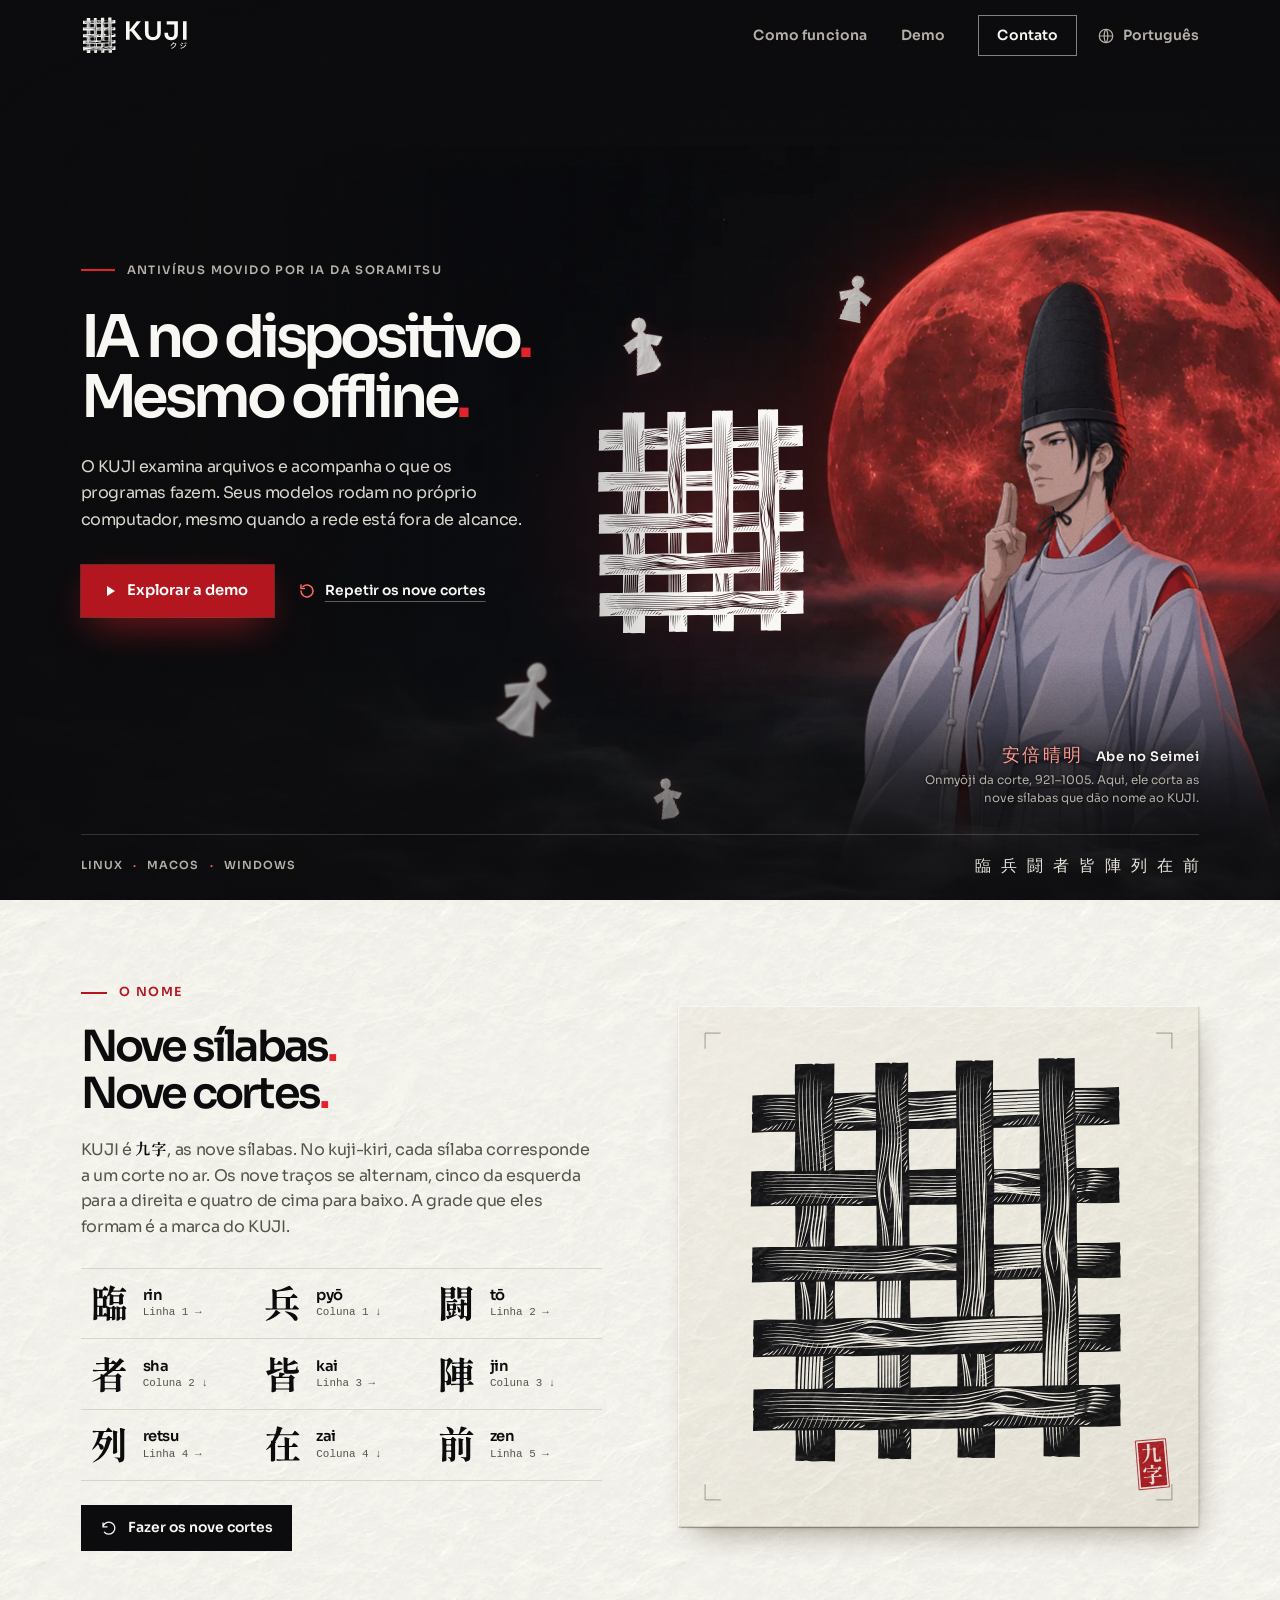
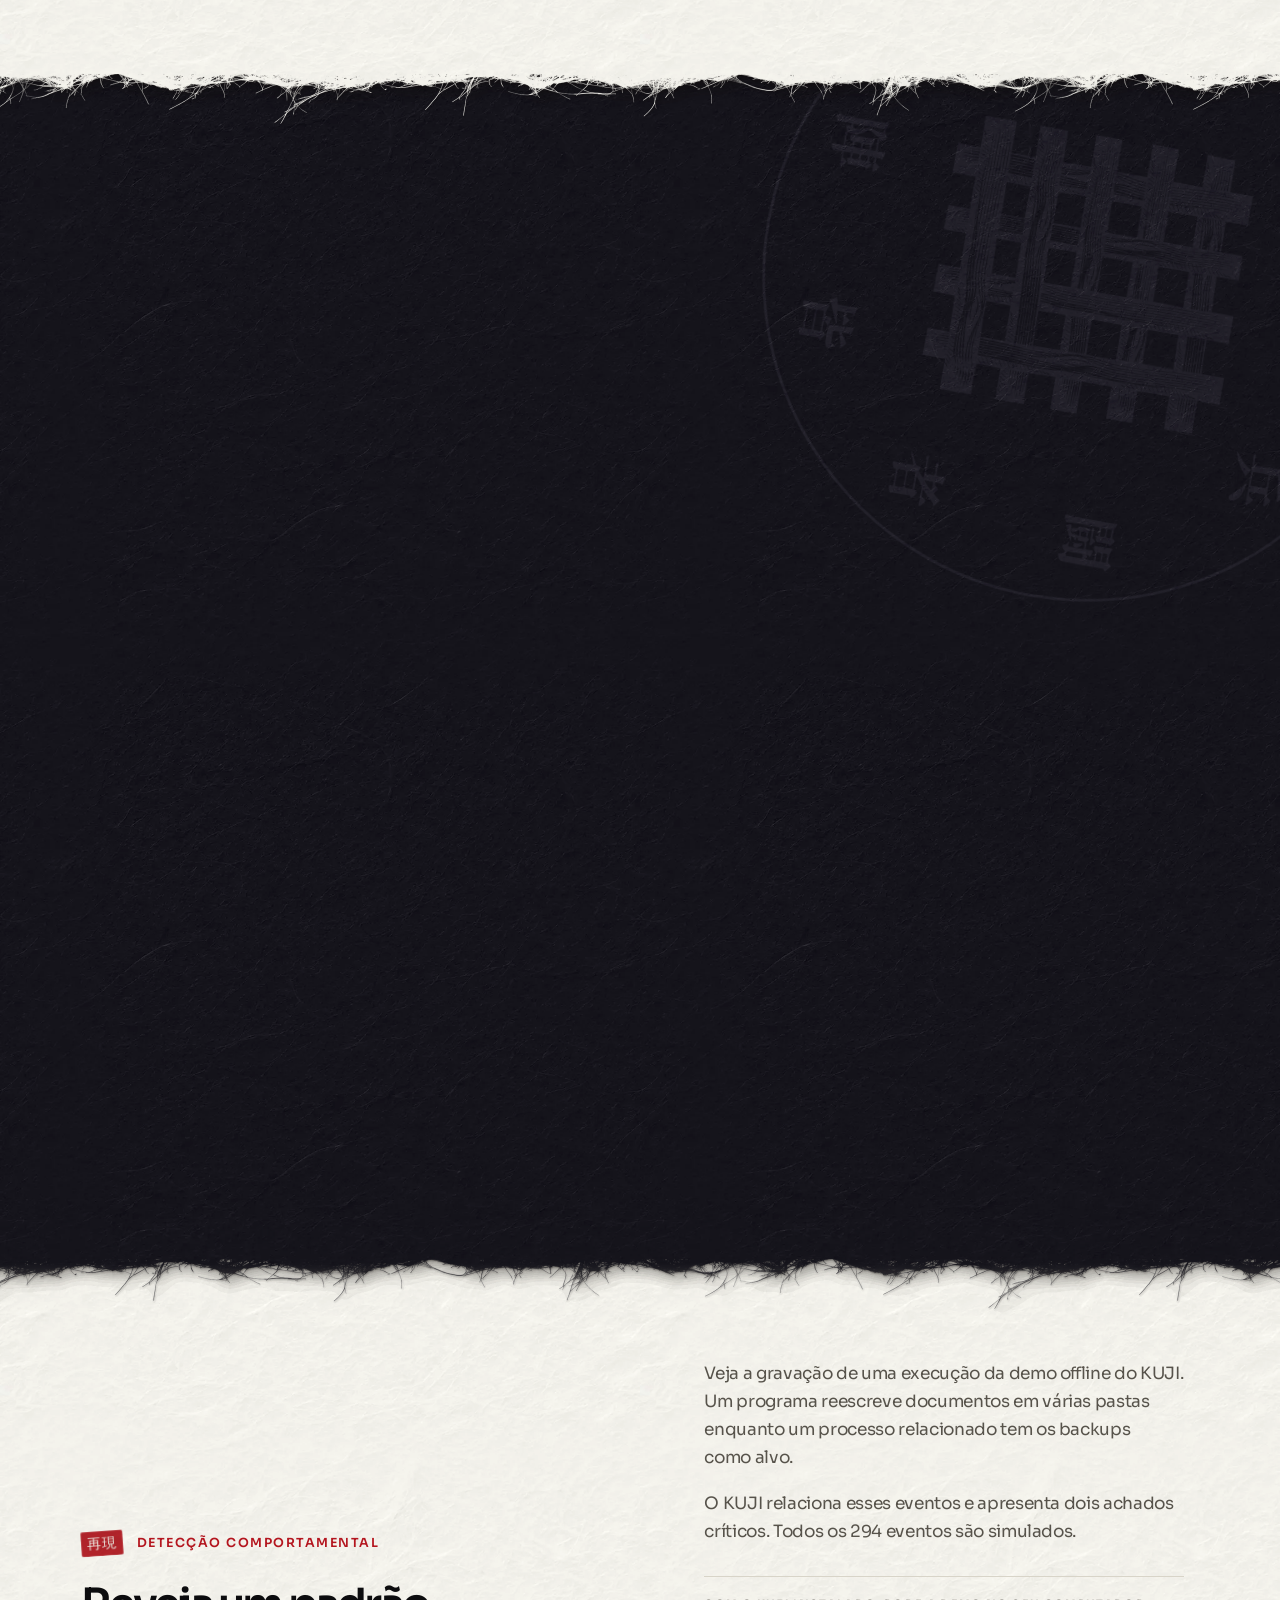
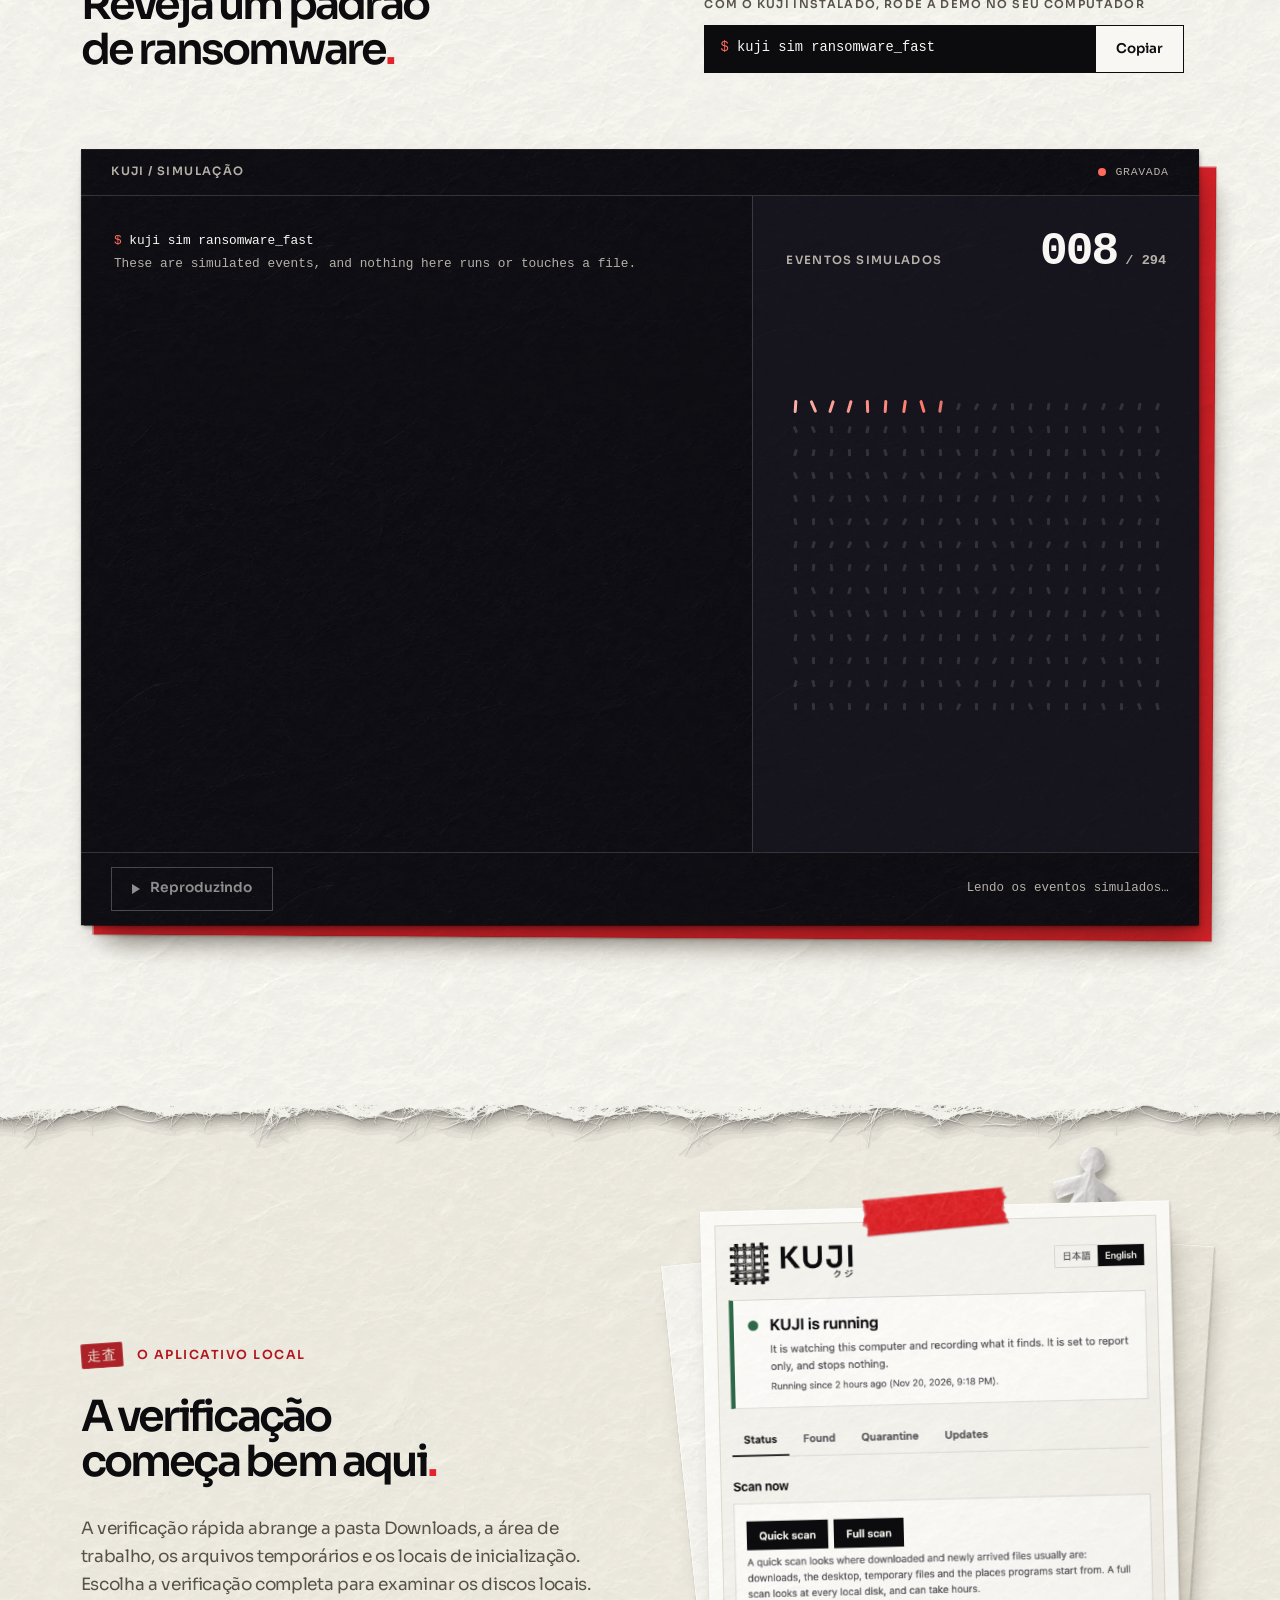
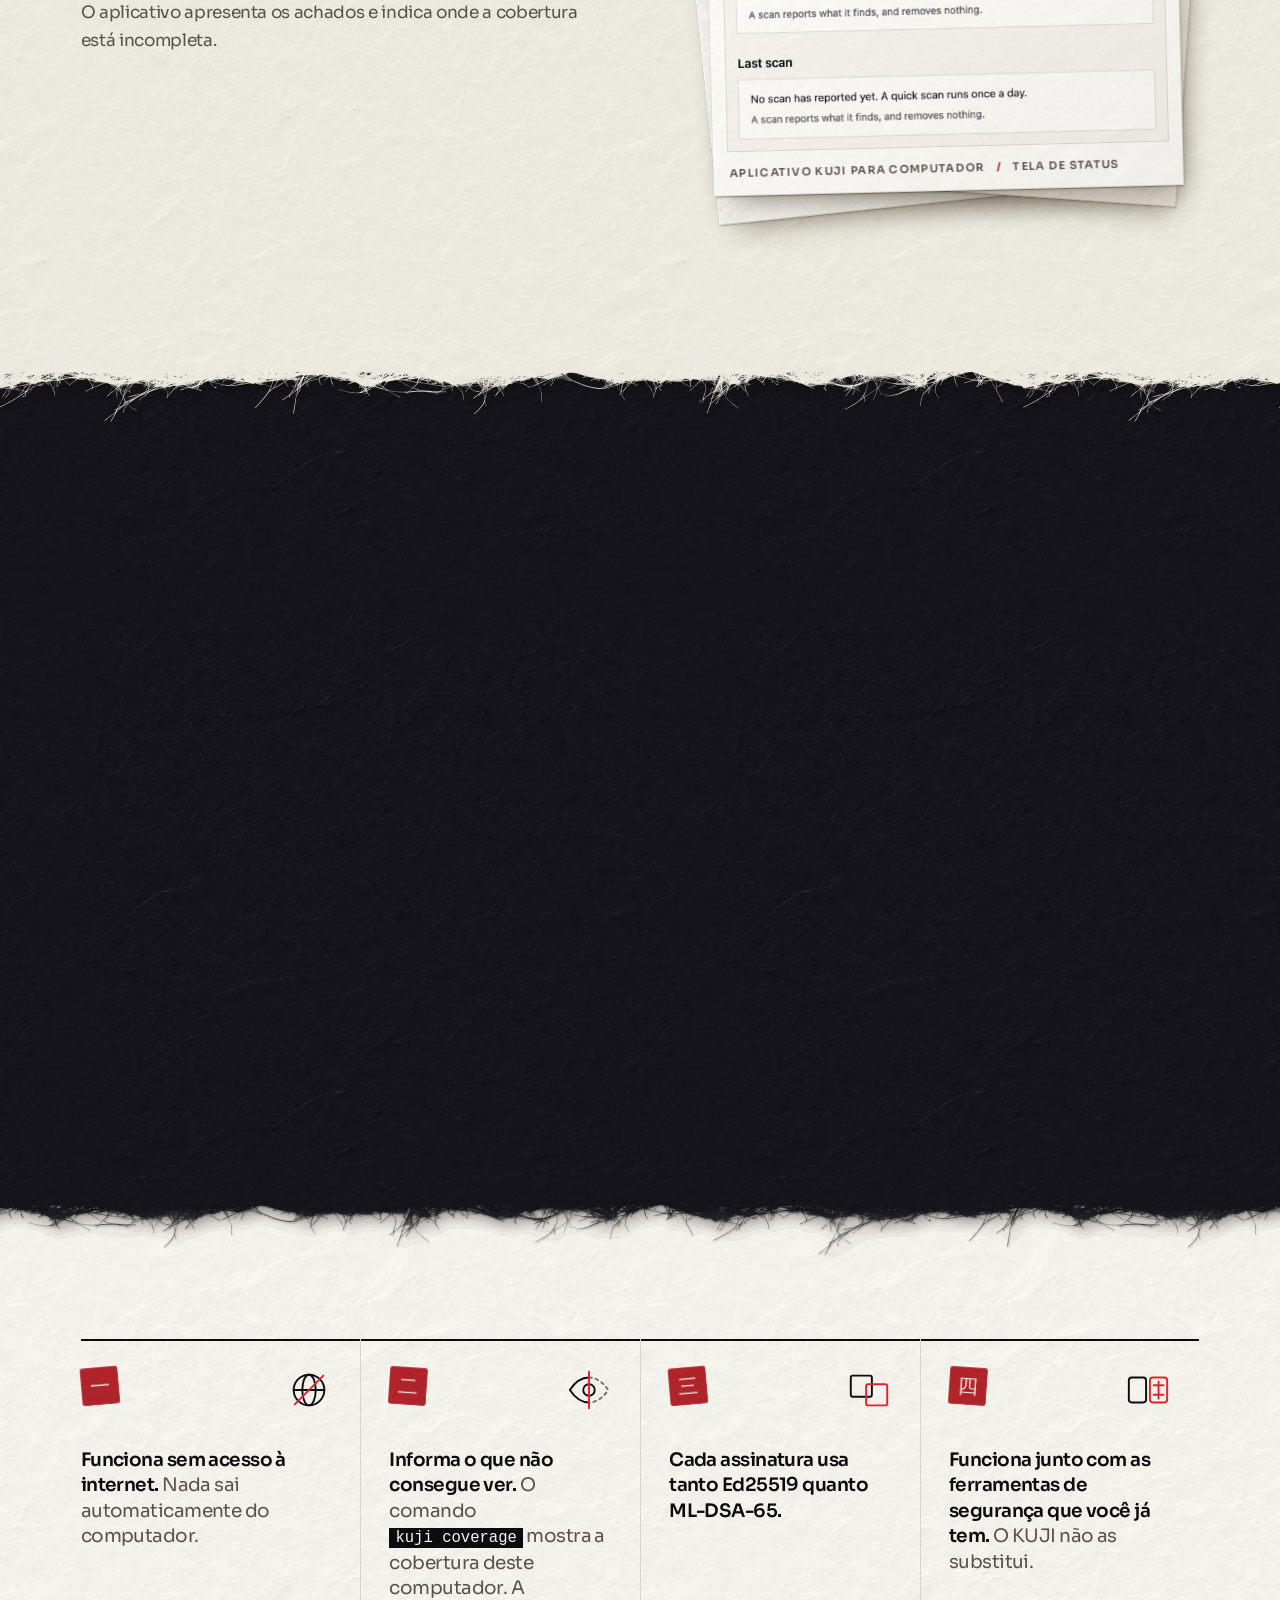
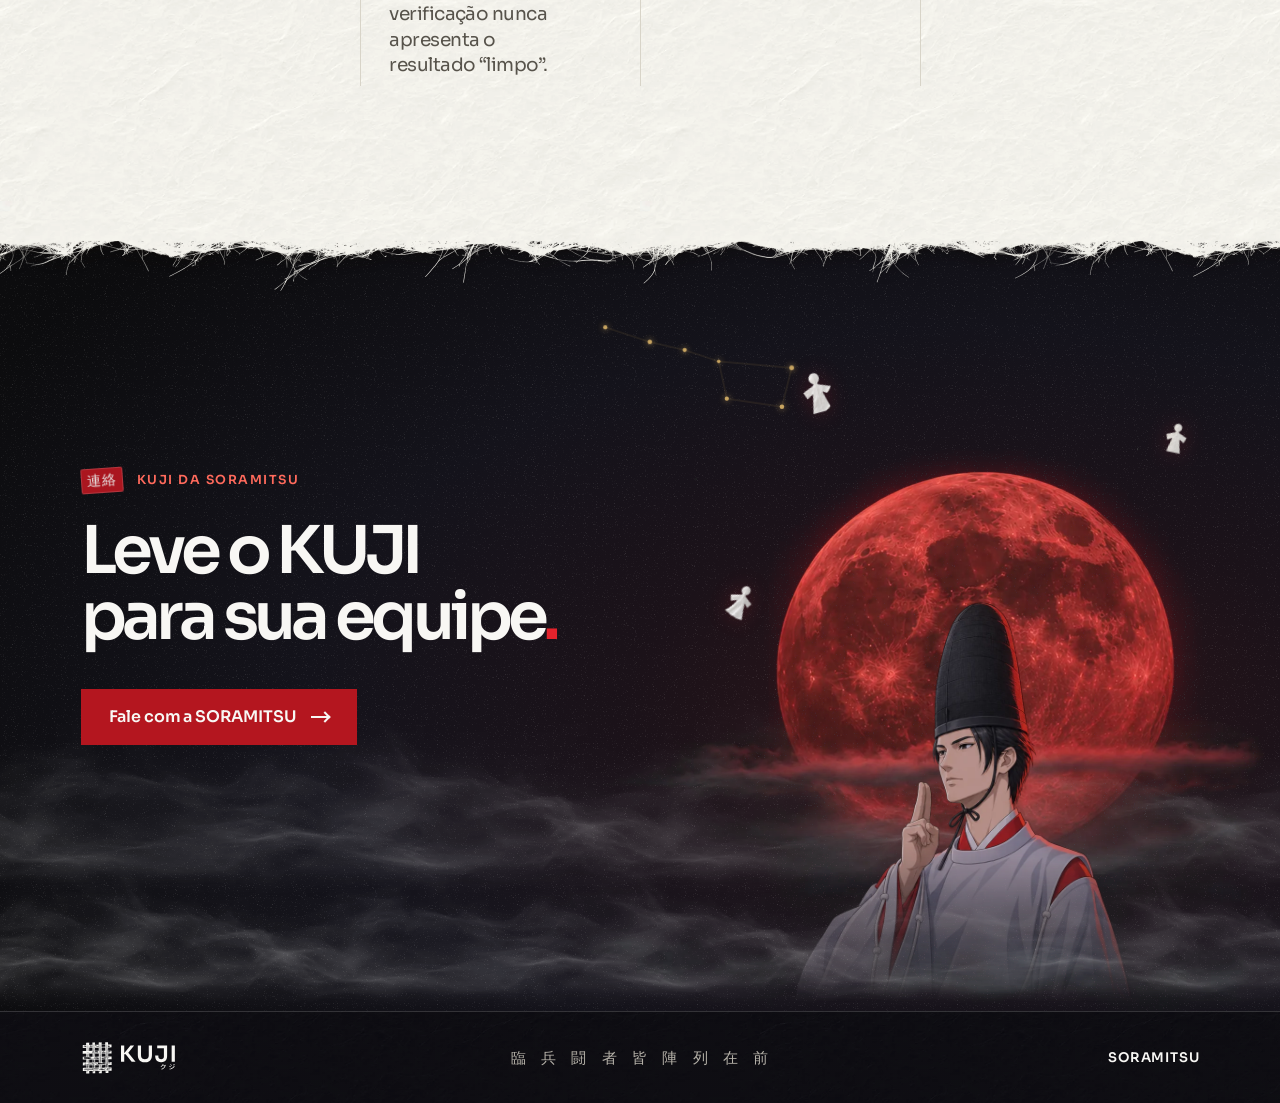
<file: pt/index.html>
<!doctype html>
<html lang="pt-BR">
  <head>
    <meta charset="utf-8" />
    <meta name="viewport" content="width=device-width,initial-scale=1" />
    <meta name="theme-color" content="#0C0C0E" />
    <title>KUJI クジ | Antivírus movido por IA da SORAMITSU</title>
    <meta
      name="description"
      content="Antivírus movido por IA para Windows, macOS e Linux, o KUJI reúne análise de arquivos, detecção comportamental e aprendizado de máquina no seu próprio computador, mesmo offline. Conheça o sistema e reproduza uma simulação de ransomware."
    />
    <meta property="og:title" content="KUJI · IA no dispositivo. Mesmo offline." />
    <meta
      property="og:description"
      content="Conheça o sistema offline da SORAMITSU para computadores e reproduza sua simulação de ransomware."
    />
    <meta property="og:type" content="website" />
    <meta property="og:image" content="https://kuji.soramitsu.co.jp/assets/og.jpg" />
    <meta property="og:image:width" content="1200" />
    <meta property="og:image:height" content="630" />
    <meta
      property="og:image:alt"
      content="Abe no Seimei ergue dois dedos diante de uma lua vermelho-alaranjada, ao lado da grade de nove traços do KUJI."
    />
    <meta property="og:url" content="https://kuji.soramitsu.co.jp/pt/" />
    <meta property="og:locale" content="pt_BR" />
    <meta name="twitter:card" content="summary_large_image" />
    <link rel="canonical" href="https://kuji.soramitsu.co.jp/pt/" />
    <!-- ALTERNATES:START -->
    <link rel="alternate" hreflang="en" href="https://kuji.soramitsu.co.jp/" />
    <link rel="alternate" hreflang="ja" href="https://kuji.soramitsu.co.jp/ja/" />
    <link rel="alternate" hreflang="he" href="https://kuji.soramitsu.co.jp/he/" />
    <link rel="alternate" hreflang="ar" href="https://kuji.soramitsu.co.jp/ar/" />
    <link rel="alternate" hreflang="ru" href="https://kuji.soramitsu.co.jp/ru/" />
    <link rel="alternate" hreflang="fr" href="https://kuji.soramitsu.co.jp/fr/" />
    <link rel="alternate" hreflang="es" href="https://kuji.soramitsu.co.jp/es/" />
    <link rel="alternate" hreflang="pt" href="https://kuji.soramitsu.co.jp/pt/" />
    <link rel="alternate" hreflang="ur" href="https://kuji.soramitsu.co.jp/ur/" />
    <link rel="alternate" hreflang="bn" href="https://kuji.soramitsu.co.jp/bn/" />
    <link rel="alternate" hreflang="my" href="https://kuji.soramitsu.co.jp/my/" />
    <link rel="alternate" hreflang="km" href="https://kuji.soramitsu.co.jp/km/" />
    <link rel="alternate" hreflang="x-default" href="https://kuji.soramitsu.co.jp/" />
    <!-- ALTERNATES:END -->
    <link rel="icon" href="../assets/icon.svg" type="image/svg+xml" />
    <link
      rel="preload"
      as="font"
      type="font/woff2"
      href="../assets/sora-semibold.woff2"
      crossorigin
    />
    <link rel="preload" as="image" href="../assets/photo/sky.webp" />
    <link rel="preload" as="image" href="../assets/photo/seimei.webp" />
    <script>
      // Hold the words until the opening scene has played, and let go if its script never arrives.
      if (
        !matchMedia("(prefers-reduced-motion: reduce)").matches &&
        (!location.hash || location.hash === "#top")
      ) {
        document.documentElement.classList.add("intro-pending");
        window.kujiIntroBy = Date.now() + 4000;
        setTimeout(function () {
          if (!window.kujiHeroStarted) document.documentElement.classList.remove("intro-pending");
        }, 4000);
      }
    </script>
    <link rel="stylesheet" href="../style.css" />
    <link rel="stylesheet" href="../hero.css" />
    <link rel="stylesheet" href="../nine.css" />
    <link rel="stylesheet" href="../lang.css" />
    <script src="../hero.js" defer></script>
    <script src="../nine.js" defer></script>
    <script src="../page.js" defer></script>
  </head>
  <body>
    <a class="skip" href="#main">Pular para o conteúdo</a>

    <svg class="sprite" aria-hidden="true" focusable="false">
      <defs>
        <symbol id="shiki" viewBox="0 0 100 140">
          <path
            style="fill: var(--doll-fill, #f8f7f4)"
            d="M50 2C60 2 67 10 67 20C67 28 62 34 56 37L59 43L97 58L88 82L67 70L78 134L22 134L33 70L12 82L3 58L41 43L44 37C38 34 33 28 33 20C33 10 40 2 50 2Z"
          />
          <path
            style="fill: var(--doll-shade, rgba(12, 12, 14, 0.07))"
            d="M50 2C60 2 67 10 67 20C67 28 62 34 56 37L59 43L97 58L88 82L67 70L78 134L50 134Z"
          />
          <path
            d="M50 38V133"
            fill="none"
            stroke-width="1"
            style="stroke: var(--doll-crease, rgba(12, 12, 14, 0.2))"
          />
        </symbol>
      </defs>
    </svg>

    <header class="mast">
      <a class="mast-home" href="#top" aria-label="Página inicial do KUJI"
        ><img
          class="lockup"
          src="../assets/lockup-reversed.svg"
          width="118"
          height="45"
          alt=""
      /></a>
      <nav aria-label="Navegação principal">
        <a href="#system">Como funciona</a><a href="#demo">Demo</a
        ><a
          class="nav-contact"
          href="mailto:service@soramitsu.co.jp?subject=KUJI%20enquiry"
          >Contato</a
        >
      </nav>
      <details class="lang">
        <summary
          ><svg class="lang-globe" viewBox="0 0 24 24" width="18" height="18" aria-hidden="true" focusable="false"><circle cx="12" cy="12" r="9"/><path d="M3 12h18M12 3c3.200 3.300 3.200 14.700 0 18M12 3c-3.200 3.300-3.200 14.700 0 18"/></svg
          ><span class="sr-only">Idioma: </span
          ><!-- CURRENT:START --><span class="lang-current" lang="pt-BR" translate="no">Português</span><!-- CURRENT:END --></summary
        >
        <!-- LANGS:START -->
        <ul class="lang-list" translate="no">
          <li><a href="../" hreflang="en" lang="en">English</a></li>
          <li><a href="../ja/" hreflang="ja" lang="ja">日本語</a></li>
          <li><a href="../he/" hreflang="he" lang="he" dir="rtl">עברית</a></li>
          <li><a href="../ar/" hreflang="ar" lang="ar" dir="rtl">العربية</a></li>
          <li><a href="../ru/" hreflang="ru" lang="ru">Русский</a></li>
          <li><a href="../fr/" hreflang="fr" lang="fr">Français</a></li>
          <li><a href="../es/" hreflang="es" lang="es">Español</a></li>
          <li><a href="../pt/" hreflang="pt" lang="pt-BR" aria-current="page">Português</a></li>
          <li><a href="../ur/" hreflang="ur" lang="ur" dir="rtl">اردو</a></li>
          <li><a href="../bn/" hreflang="bn" lang="bn">বাংলা</a></li>
          <li><a href="../my/" hreflang="my" lang="my">မြန်မာ</a></li>
          <li><a href="../km/" hreflang="km" lang="km">ខ្មែរ</a></li>
        </ul>
        <!-- LANGS:END -->
      </details>
      <span class="mast-progress" aria-hidden="true"></span>
    </header>

    <main id="main">
      <section class="hero" id="top" aria-labelledby="hero-title">
        <!-- HERO:START -->
<div class="hero-stage" aria-hidden="true">
  <div class="hs-world">
    <img class="hs-l" id="hs-sky" data-depth=".3" style="--x:106;--y:-69;--w:1676;--h:1117" src="../assets/photo/sky.webp" width="1536" height="1024" alt="" decoding="async" fetchpriority="high" />
    <img class="hs-l hs-soft" id="hs-sky-soft" data-depth=".3" style="--x:106;--y:-69;--w:1676;--h:1117" src="../assets/photo/sky-soft.webp" width="640" height="427" alt="" decoding="async" />
    <div class="hs-l hs-mist hs-mist-far" data-depth=".16" style="--x:-2800;--y:520;--w:6804;--h:420;--n:3400;--tiles:6"><i></i></div>
    <img class="hs-l hs-soft" id="hs-seimei-soft" style="--x:872;--y:92;--w:708;--h:1062" src="../assets/photo/seimei-soft.webp" width="341" height="512" alt="" decoding="async" />
    <img class="hs-l" id="hs-seimei" style="--x:872;--y:92;--w:708;--h:1062" src="../assets/photo/seimei.webp" width="1024" height="1536" alt="" decoding="async" fetchpriority="high" />
    <img class="hs-l hs-blink" style="--x:1163.08;--y:351.97;--w:72.6;--h:36.64" src="../assets/photo/seimei-eyes.webp" width="105" height="53" alt="" decoding="async" />
    <div class="hs-l hs-floor" style="--x:-4000;--y:650;--w:9600;--h:3600;--n:480"></div>
  </div>
  <div class="hs-veil" id="hs-veil"></div>

  <svg class="hero-svg" id="hero-svg" viewBox="-182 -86 1690 1056" preserveAspectRatio="xMaxYMax slice" focusable="false">
    <defs>
      <radialGradient id="h-latglow">
        <stop offset="0" stop-color="#E3232C" stop-opacity=".5"/>
        <stop offset=".5" stop-color="#E3232C" stop-opacity=".16"/>
        <stop offset="1" stop-color="#E3232C" stop-opacity="0"/>
      </radialGradient>
      <radialGradient id="h-flashfill">
        <stop offset="0" stop-color="#FFF4EC" stop-opacity=".85"/>
        <stop offset=".3" stop-color="#FF8A78" stop-opacity=".4"/>
        <stop offset="1" stop-color="#E3232C" stop-opacity="0"/>
      </radialGradient>
      <clipPath id="h-reveal">
        <polygon class="h-clip" points="0,0 358,0 358,376 0,376"/>
        <polygon class="h-clip" points="0,0 358,0 358,376 0,376"/>
        <polygon class="h-clip" points="0,0 358,0 358,376 0,376"/>
        <polygon class="h-clip" points="0,0 358,0 358,376 0,376"/>
        <polygon class="h-clip" points="0,0 358,0 358,376 0,376"/>
        <polygon class="h-clip" points="0,0 358,0 358,376 0,376"/>
        <polygon class="h-clip" points="0,0 358,0 358,376 0,376"/>
        <polygon class="h-clip" points="0,0 358,0 358,376 0,376"/>
        <polygon class="h-clip" points="0,0 358,0 358,376 0,376"/>
      </clipPath>
    </defs>

    <g id="h-kanji" fill="#E3232C">
      <use class="h-kj" href="../assets/seals.svg#seal-1" x="-150" y="-150" width="300" height="300"/>
      <use class="h-kj" href="../assets/seals.svg#seal-2" x="-150" y="-150" width="300" height="300"/>
      <use class="h-kj" href="../assets/seals.svg#seal-3" x="-150" y="-150" width="300" height="300"/>
      <use class="h-kj" href="../assets/seals.svg#seal-4" x="-150" y="-150" width="300" height="300"/>
      <use class="h-kj" href="../assets/seals.svg#seal-5" x="-150" y="-150" width="300" height="300"/>
      <use class="h-kj" href="../assets/seals.svg#seal-6" x="-150" y="-150" width="300" height="300"/>
      <use class="h-kj" href="../assets/seals.svg#seal-7" x="-150" y="-150" width="300" height="300"/>
      <use class="h-kj" href="../assets/seals.svg#seal-8" x="-150" y="-150" width="300" height="300"/>
      <use class="h-kj" href="../assets/seals.svg#seal-9" x="-150" y="-150" width="300" height="300"/>
    </g>

    <g id="h-lattice" transform="translate(745 470) scale(.82) translate(-179 -188)">
      <circle id="h-latglow-c" cx="179" cy="188" r="330" fill="url(#h-latglow)"/>
      <circle id="h-ring" cx="179" cy="188" r="10" fill="none" stroke="#FF6A5C" stroke-width="1.6" opacity="0"/>
      <circle id="h-flash" cx="179" cy="188" r="420" fill="url(#h-flashfill)" opacity="0"/>
      <g id="h-halos" fill="none" stroke-linecap="round"></g>
      <g clip-path="url(#h-reveal)">
        <image id="h-mark" href="../assets/mark-reversed.svg" width="358" height="376"/>
      </g>
      <g id="h-cores" fill="none" stroke-linecap="round">
        <path class="h-core" d="M12 57L341 50"/>
        <path class="h-core" d="M68 12L69 368"/>
        <path class="h-core" d="M11 124L341 121"/>
        <path class="h-core" d="M137 11L140 366"/>
        <path class="h-core" d="M12 192L342 188"/>
        <path class="h-core" d="M211 9L213 365"/>
        <path class="h-core" d="M13 258L342 253"/>
        <path class="h-core" d="M284.500 7L289.500 364"/>
        <path class="h-core" d="M13 322L342 318"/>
      </g>
    </g>

    <path id="h-sparks-glow" fill="none" stroke-linecap="round" d=""/>
    <path id="h-sparks" fill="none" stroke-linecap="round" d=""/>
  </svg>

  <img class="hs-hand" id="hs-hand" data-tip-x="200" data-tip-y="392" data-angle="26.1" data-unit="0.215" src="../assets/photo/hand.webp" width="1836" height="2600" alt="" decoding="async" />
  <img class="hs-hand hs-hand-lit" id="hs-hand-lit" src="../assets/photo/hand-tip.webp" width="1010" height="1200" alt="" decoding="async" />

  <div class="hs-world hs-world-front">
    <div class="hs-l hs-mist hs-mist-near" data-depth="-.22" style="--x:-2600;--y:690;--w:6804;--h:360;--n:3400;--tiles:7"><i></i></div>
    <div class="hs-l hs-motes" data-depth="-.12" style="--x:380;--y:60;--w:1240;--h:860;--n:1240"><i style="--mx:17.5%;--my:71.8%;--ms:0.83%;--mo:0.61;--md:11.2s;--mw:-15.1s;--mdx:2%"></i><i style="--mx:19.3%;--my:59.1%;--ms:0.94%;--mo:0.36;--md:18.3s;--mw:-8.1s;--mdx:-2%"></i><i style="--mx:76.6%;--my:36.1%;--ms:0.52%;--mo:0.37;--md:19.0s;--mw:-14.0s;--mdx:1%"></i><i style="--mx:59.9%;--my:20.7%;--ms:0.60%;--mo:0.62;--md:10.2s;--mw:-18.1s;--mdx:-1%"></i><i style="--mx:4.2%;--my:75.8%;--ms:0.42%;--mo:0.79;--md:9.2s;--mw:-3.1s;--mdx:3%"></i><i style="--mx:34.2%;--my:55.8%;--ms:0.49%;--mo:0.37;--md:17.7s;--mw:-4.5s;--mdx:-2%"></i><i style="--mx:21.6%;--my:93.6%;--ms:1.02%;--mo:0.77;--md:16.6s;--mw:-11.0s;--mdx:3%"></i><i style="--mx:8.7%;--my:61.7%;--ms:0.77%;--mo:0.56;--md:12.4s;--mw:-2.8s;--mdx:2%"></i><i style="--mx:40.5%;--my:46.5%;--ms:0.69%;--mo:0.56;--md:18.9s;--mw:-7.3s;--mdx:-3%"></i><i style="--mx:80.4%;--my:30.4%;--ms:0.89%;--mo:0.89;--md:9.0s;--mw:-1.3s;--mdx:2%"></i><i style="--mx:72.3%;--my:35.3%;--ms:0.81%;--mo:0.66;--md:15.2s;--mw:-3.4s;--mdx:-2%"></i><i style="--mx:60.9%;--my:83.0%;--ms:0.60%;--mo:0.77;--md:18.3s;--mw:-4.7s;--mdx:-2%"></i><i style="--mx:8.2%;--my:81.5%;--ms:0.93%;--mo:0.56;--md:15.8s;--mw:-12.8s;--mdx:3%"></i><i style="--mx:92.1%;--my:49.7%;--ms:1.09%;--mo:0.88;--md:14.9s;--mw:-16.8s;--mdx:1%"></i><i style="--mx:49.6%;--my:70.0%;--ms:1.05%;--mo:0.49;--md:14.6s;--mw:-8.3s;--mdx:1%"></i><i style="--mx:74.7%;--my:55.7%;--ms:0.98%;--mo:0.38;--md:11.6s;--mw:-5.5s;--mdx:1%"></i></div>
    <span class="hs-doll" data-depth=".1" style="--x:668;--y:238;--r:-14;--s:.56"><img src="../assets/photo/doll-2.webp" width="700" height="980" alt="" decoding="async" /></span>
    <span class="hs-doll hs-doll-far" data-depth=".22" style="--x:946;--y:176;--r:12;--s:.46"><img src="../assets/photo/doll-1.webp" width="700" height="980" alt="" decoding="async" /></span>
    <span class="hs-doll hs-doll-near" data-depth="-.2" style="--x:512;--y:704;--r:18;--s:.74"><img src="../assets/photo/doll-3.webp" width="700" height="980" alt="" decoding="async" /></span>
    <span class="hs-doll hs-doll-far" data-depth=".16" style="--x:700;--y:836;--r:-10;--s:.4;--ny:730"><img src="../assets/photo/doll-2.webp" width="700" height="980" alt="" decoding="async" /></span>
  </div>
  <div class="hs-grain"></div>
  <div class="hs-vignette"></div>
</div>
<div class="hero-scrim" aria-hidden="true"></div>

<p class="hero-card" aria-hidden="true"><span lang="ja">安倍晴明</span><b>Abe no Seimei</b></p>

<div class="hero-copy">
  <p class="hero-eyebrow"><span></span>Antivírus movido por IA da SORAMITSU</p>
  <h1 id="hero-title">IA no dispositivo<span>.</span><br />Mesmo offline<span>.</span></h1>
  <p class="hero-intro">
    O KUJI examina arquivos e acompanha o que os programas fazem. Seus modelos rodam no próprio computador, mesmo quando a rede está fora de alcance.
  </p>
  <div class="hero-actions">
    <a class="hero-button" href="#demo"><span class="hero-play" aria-hidden="true"></span>Explorar a demo</a>
    <button class="hero-replay" id="hero-replay" type="button" hidden>
      <svg viewBox="0 0 24 24" width="18" height="18" aria-hidden="true" focusable="false"><path fill="none" stroke="currentColor" stroke-width="2" stroke-linecap="round" stroke-linejoin="round" d="M4 12a8 8 0 1 0 2.6-5.900M4 4v4.500h4.500"/></svg> Repetir os nove cortes
    </button>
  </div>
</div>

<p class="hero-plate">
  <span lang="ja">安倍晴明</span> Abe no Seimei <small>Onmyōji da corte, 921–1005. Aqui, ele corta as nove sílabas que dão nome ao KUJI.</small>
</p>

<div class="hero-foot">
  <span translate="no">Linux <b>·</b> macOS <b>·</b> Windows</span>
  <span class="hero-chant" lang="ja"><i>臨</i><i>兵</i><i>闘</i><i>者</i><i>皆</i><i>陣</i><i>列</i><i>在</i><i>前</i></span>
</div>

<button class="hero-skip" id="hero-skip" type="button" hidden>Pular introdução</button>
<!-- HERO:END -->
      </section>
      <!-- NINE:START -->
<section class="nine" id="nine" aria-labelledby="nine-title">
  <div class="nine-layout">
    <div class="nine-intro">
      <p class="nine-label">O nome</p>
      <h2 class="nine-title" id="nine-title">Nove sílabas<span>.</span><br /> Nove cortes<span>.</span></h2>
      <p class="nine-description">
        KUJI é <span class="nine-name" lang="ja"><span class="nine-spoken">九字</span><svg viewBox="0 0 2000 1000" aria-hidden="true"><use href="../assets/seals.svg#seal-ku" width="1000" height="1000"/><use href="../assets/seals.svg#seal-ji" x="1000" width="1000" height="1000"/></svg></span>, as nove sílabas. No kuji-kiri, cada sílaba corresponde a um corte no ar. Os nove traços se alternam, cinco da esquerda para a direita e quatro de cima para baixo. A grade que eles formam é a marca do KUJI.
      </p>
    </div>

    <svg class="nine-print" viewBox="0 0 500 500" role="img" aria-labelledby="nine-print-title">
      <title id="nine-print-title">Gravura da grade do KUJI com cinco cortes horizontais e quatro verticais</title>
      <path class="nine-register" fill="none" d="M26 41V26H41 M459 26H474V41 M474 459V474H459 M41 474H26V459" />
      <svg class="nine-ghost" x="18" y="18" width="464" height="464" viewBox="0 0 1000 1000" aria-hidden="true">
        <use href="../assets/seals.svg#seal-1" width="1000" height="1000" />
      </svg>
      <svg x="58" y="42" width="384" height="404" viewBox="0 0 358 376">
        <defs>
          <image id="nine-impression" href="../assets/mark.svg" width="358" height="376" />
          <filter id="nine-color" x="0" y="0" width="100%" height="100%" color-interpolation-filters="sRGB">
            <feFlood class="nine-pigment" flood-color="#E3232C" />
            <feComposite in2="SourceGraphic" operator="in" />
          </filter>
          <clipPath id="nine-drawn"></clipPath>
          <clipPath id="nine-current"><rect x="-1.5" y="-1.5" width="0" height="35" /></clipPath>
        </defs>
        <use class="nine-ink" href="#nine-impression" />
        <g class="nine-vermilion" clip-path="url(#nine-current)">
          <use href="#nine-impression" filter="url(#nine-color)" />
        </g>
      </svg>
      <g class="nine-chop" transform="translate(440 419) rotate(-4)">
        <path fill="currentColor" d="M1 .8 26 0 26.8 42.6 1.4 43.2Z" />
        <path fill="none" stroke="currentColor" stroke-width=".8" d="m-1-1.5 29-.3.6 46.4-29.2.8Z" />
        <g class="nine-chop-type">
          <use href="../assets/seals.svg#seal-ku" x="3" y="1" width="21" height="21" />
          <use href="../assets/seals.svg#seal-ji" x="3" y="21" width="21" height="21" />
        </g>
      </g>
      <pattern id="nine-fibre-tile" patternUnits="userSpaceOnUse" width="560" height="560">
        <image href="../assets/photo/ink-fibre.webp" width="560" height="560" />
      </pattern>
      <rect class="nine-fibre" width="500" height="500" fill="url(#nine-fibre-tile)" />
    </svg>

    <div class="nine-controls">
      <div class="nine-grid">
        <button class="nine-cut" type="button" disabled>
          <span class="nine-glyph" lang="ja"><span class="nine-spoken">臨</span><svg viewBox="0 0 1000 1000" aria-hidden="true"><use href="../assets/seals.svg#seal-1"/></svg></span>
          <span class="nine-caption"><span class="nine-reading">rin</span><span class="nine-direction">Linha 1 →</span></span>
        </button>
        <button class="nine-cut" type="button" disabled>
          <span class="nine-glyph" lang="ja"><span class="nine-spoken">兵</span><svg viewBox="0 0 1000 1000" aria-hidden="true"><use href="../assets/seals.svg#seal-2"/></svg></span>
          <span class="nine-caption"><span class="nine-reading">pyō</span><span class="nine-direction">Coluna 1 ↓</span></span>
        </button>
        <button class="nine-cut" type="button" disabled>
          <span class="nine-glyph" lang="ja"><span class="nine-spoken">闘</span><svg viewBox="0 0 1000 1000" aria-hidden="true"><use href="../assets/seals.svg#seal-3"/></svg></span>
          <span class="nine-caption"><span class="nine-reading">tō</span><span class="nine-direction">Linha 2 →</span></span>
        </button>
        <button class="nine-cut" type="button" disabled>
          <span class="nine-glyph" lang="ja"><span class="nine-spoken">者</span><svg viewBox="0 0 1000 1000" aria-hidden="true"><use href="../assets/seals.svg#seal-4"/></svg></span>
          <span class="nine-caption"><span class="nine-reading">sha</span><span class="nine-direction">Coluna 2 ↓</span></span>
        </button>
        <button class="nine-cut" type="button" disabled>
          <span class="nine-glyph" lang="ja"><span class="nine-spoken">皆</span><svg viewBox="0 0 1000 1000" aria-hidden="true"><use href="../assets/seals.svg#seal-5"/></svg></span>
          <span class="nine-caption"><span class="nine-reading">kai</span><span class="nine-direction">Linha 3 →</span></span>
        </button>
        <button class="nine-cut" type="button" disabled>
          <span class="nine-glyph" lang="ja"><span class="nine-spoken">陣</span><svg viewBox="0 0 1000 1000" aria-hidden="true"><use href="../assets/seals.svg#seal-6"/></svg></span>
          <span class="nine-caption"><span class="nine-reading">jin</span><span class="nine-direction">Coluna 3 ↓</span></span>
        </button>
        <button class="nine-cut" type="button" disabled>
          <span class="nine-glyph" lang="ja"><span class="nine-spoken">列</span><svg viewBox="0 0 1000 1000" aria-hidden="true"><use href="../assets/seals.svg#seal-7"/></svg></span>
          <span class="nine-caption"><span class="nine-reading">retsu</span><span class="nine-direction">Linha 4 →</span></span>
        </button>
        <button class="nine-cut" type="button" disabled>
          <span class="nine-glyph" lang="ja"><span class="nine-spoken">在</span><svg viewBox="0 0 1000 1000" aria-hidden="true"><use href="../assets/seals.svg#seal-8"/></svg></span>
          <span class="nine-caption"><span class="nine-reading">zai</span><span class="nine-direction">Coluna 4 ↓</span></span>
        </button>
        <button class="nine-cut" type="button" disabled>
          <span class="nine-glyph" lang="ja"><span class="nine-spoken">前</span><svg viewBox="0 0 1000 1000" aria-hidden="true"><use href="../assets/seals.svg#seal-9"/></svg></span>
          <span class="nine-caption"><span class="nine-reading">zen</span><span class="nine-direction">Linha 5 →</span></span>
        </button>
      </div>
      <button class="nine-replay" type="button" disabled>
        <svg width="18" height="18" viewBox="0 0 24 24" fill="none" stroke="currentColor" stroke-width="1.7" aria-hidden="true"><path d="M4 10a8 8 0 1 1 1.4 7.1M4 4.5v6h6"/></svg> Fazer os nove cortes
      </button>
    </div>
  </div>
</section>
<!-- NINE:END -->

      <section
        class="band dark system"
        id="system"
        aria-labelledby="system-title"
        data-live
      >
        <img
          class="system-emblem"
          src="../assets/emblem-reversed.svg"
          alt=""
          width="512"
          height="512"
          loading="lazy"
        />
        <div class="wrap">
          <header class="sec-head" data-reveal>
            <p class="section-label">
              <span class="jp" lang="ja" aria-hidden="true">証拠</span>Análise no dispositivo
            </p>
            <h2 id="system-title">
              O que torna<br /> um programa suspeito<span>?</span>
            </h2>
          </header>

          <ol class="evidence" role="list">
            <li class="evi" data-reveal="card" style="--i: 0">
              <span class="evi-doll" aria-hidden="true"
                ><img class="pdoll" src="../assets/photo/doll-1-240.webp" alt="" width="240" height="336" loading="lazy" decoding="async"
                /><span class="doll-num" lang="ja">一</span></span
              >
              <div class="vis" aria-hidden="true">
                <svg class="v v-file" viewBox="0 0 260 170" focusable="false">
                  <path
                    d="M22 12H146L172 38V158H22Z"
                    fill="#fff"
                    stroke="#0C0C0E"
                    stroke-width="2"
                    stroke-linejoin="round"
                  />
                  <path
                    d="M146 12V38H172"
                    fill="none"
                    stroke="#0C0C0E"
                    stroke-width="2"
                    stroke-linejoin="round"
                  />
                  <g fill="#0C0C0E">
                    <rect x="34" y="24" width="56" height="7" rx="1" />
                    <rect x="34" y="36" width="28" height="7" rx="1" />
                    <rect x="66" y="36" width="40" height="7" rx="1" />
                  </g>
                  <g fill="#D7D1C3"><rect x="34" y="56" width="7" height="7"/><rect x="44.5" y="56" width="7" height="7"/><rect x="55" y="56" width="7" height="7"/><rect x="65.5" y="56" width="7" height="7"/><rect x="76" y="56" width="7" height="7"/><rect x="86.5" y="56" width="7" height="7"/><rect x="97" y="56" width="7" height="7"/><rect x="107.5" y="56" width="7" height="7"/><rect x="118" y="56" width="7" height="7"/><rect x="128.5" y="56" width="7" height="7"/><rect x="139" y="56" width="7" height="7"/><rect x="149.5" y="56" width="7" height="7"/><rect x="34" y="70" width="7" height="7"/><rect x="44.5" y="70" width="7" height="7"/><rect x="55" y="70" width="7" height="7"/><rect x="65.5" y="70" width="7" height="7"/><rect x="76" y="70" width="7" height="7"/><rect x="86.5" y="70" width="7" height="7"/><rect x="97" y="70" width="7" height="7"/><rect x="107.5" y="70" width="7" height="7"/><rect x="118" y="70" width="7" height="7"/><rect x="128.5" y="70" width="7" height="7"/><rect x="139" y="70" width="7" height="7"/><rect x="149.5" y="70" width="7" height="7"/><rect x="34" y="84" width="7" height="7"/><rect x="44.5" y="84" width="7" height="7"/><rect x="55" y="84" width="7" height="7"/><rect x="65.5" y="84" width="7" height="7"/><rect x="76" y="84" width="7" height="7"/><rect x="86.5" y="84" width="7" height="7"/><rect x="139" y="84" width="7" height="7"/><rect x="149.5" y="84" width="7" height="7"/><rect x="34" y="98" width="7" height="7"/><rect x="44.5" y="98" width="7" height="7"/><rect x="55" y="98" width="7" height="7"/><rect x="65.5" y="98" width="7" height="7"/><rect x="76" y="98" width="7" height="7"/><rect x="86.5" y="98" width="7" height="7"/><rect x="97" y="98" width="7" height="7"/><rect x="107.5" y="98" width="7" height="7"/><rect x="118" y="98" width="7" height="7"/><rect x="128.5" y="98" width="7" height="7"/><rect x="139" y="98" width="7" height="7"/><rect x="149.5" y="98" width="7" height="7"/><rect x="34" y="112" width="7" height="7"/><rect x="44.5" y="112" width="7" height="7"/><rect x="55" y="112" width="7" height="7"/><rect x="65.5" y="112" width="7" height="7"/><rect x="76" y="112" width="7" height="7"/><rect x="86.5" y="112" width="7" height="7"/><rect x="97" y="112" width="7" height="7"/><rect x="107.5" y="112" width="7" height="7"/><rect x="118" y="112" width="7" height="7"/><rect x="128.5" y="112" width="7" height="7"/><rect x="139" y="112" width="7" height="7"/><rect x="149.5" y="112" width="7" height="7"/><rect x="34" y="126" width="7" height="7"/><rect x="44.5" y="126" width="7" height="7"/><rect x="55" y="126" width="7" height="7"/><rect x="65.5" y="126" width="7" height="7"/><rect x="76" y="126" width="7" height="7"/><rect x="86.5" y="126" width="7" height="7"/><rect x="97" y="126" width="7" height="7"/><rect x="107.5" y="126" width="7" height="7"/><rect x="149.5" y="126" width="7" height="7"/><rect x="34" y="140" width="7" height="7"/><rect x="44.5" y="140" width="7" height="7"/><rect x="55" y="140" width="7" height="7"/><rect x="65.5" y="140" width="7" height="7"/><rect x="76" y="140" width="7" height="7"/><rect x="86.5" y="140" width="7" height="7"/><rect x="97" y="140" width="7" height="7"/><rect x="107.5" y="140" width="7" height="7"/><rect x="118" y="140" width="7" height="7"/><rect x="128.5" y="140" width="7" height="7"/><rect x="139" y="140" width="7" height="7"/><rect x="149.5" y="140" width="7" height="7"/></g>
                  <g class="a-hit h1" fill="#E3232C"><rect x="97" y="84" width="7" height="7"/><rect x="107.5" y="84" width="7" height="7"/><rect x="118" y="84" width="7" height="7"/><rect x="128.5" y="84" width="7" height="7"/></g>
                  <g class="a-hit h2" fill="#E3232C"><rect x="118" y="126" width="7" height="7"/><rect x="128.5" y="126" width="7" height="7"/><rect x="139" y="126" width="7" height="7"/></g>
                  <g fill="none" stroke="#0C0C0E" stroke-width="1.5">
                    <rect x="186" y="50" width="60" height="34" rx="2" fill="#fff" />
                    <rect x="186" y="104" width="60" height="34" rx="2" fill="#fff" />
                  </g>
                  <g class="rc rc1" fill="#E3232C">
                    <rect x="193" y="63" width="8" height="8" />
                    <rect x="205" y="63" width="8" height="8" />
                    <rect x="217" y="63" width="8" height="8" />
                    <rect x="229" y="63" width="8" height="8" />
                  </g>
                  <g class="rc rc2" fill="#E3232C">
                    <rect x="199" y="117" width="8" height="8" />
                    <rect x="211" y="117" width="8" height="8" />
                    <rect x="223" y="117" width="8" height="8" />
                  </g>
                  <g
                    fill="none"
                    stroke="#E3232C"
                    stroke-width="1.6"
                    stroke-linecap="round"
                  >
                    <path class="a-draw c1" pathLength="1" d="M137 88C160 88 164 67 186 67" />
                    <path class="a-draw c2" pathLength="1" d="M147 130C165 130 168 121 186 121" />
                  </g>
                  <g class="scan" opacity="0">
                    <rect x="22" y="-16" width="150" height="16" fill="#E3232C" opacity=".12" />
                    <rect x="22" y="-7" width="150" height="7" fill="#E3232C" opacity=".18" />
                    <rect x="18" y="0" width="158" height="2" fill="#E3232C" />
                  </g>
                </svg>
              </div>
              <h3>Por dentro do arquivo</h3>
              <p>
                O KUJI compara a estrutura dos executáveis e os padrões de bytes com as regras de detecção. No caso de programas para Windows e Mac, um modelo que roda no próprio computador atribui uma pontuação de risco e sinaliza os que fogem do padrão para que alguém os avalie.
              </p>
            </li>

            <li class="evi" data-reveal="card" style="--i: 1">
              <span class="evi-doll" aria-hidden="true"
                ><img class="pdoll" src="../assets/photo/doll-2-240.webp" alt="" width="240" height="336" loading="lazy" decoding="async"
                /><span class="doll-num" lang="ja">二</span></span
              >
              <div class="vis" aria-hidden="true">
                <svg class="v v-run" viewBox="0 0 260 170" focusable="false">
                  <g
                    fill="none"
                    stroke="#0C0C0E"
                    stroke-width="2"
                    stroke-linecap="round"
                  >
                    <path class="a-draw e1" pathLength="1" d="M44 80L92 54" />
                    <path class="a-draw e2" pathLength="1" d="M44 92L92 118" />
                    <path class="a-draw e3" pathLength="1" d="M108 47C122 40 132 37 144 37" />
                    <path class="a-draw e4" pathLength="1" d="M108 124C130 129 150 128 172 124" />
                  </g>
                  <g fill="#0C0C0E">
                    <circle class="a-pop n1" cx="36" cy="86" r="9" />
                    <circle class="a-pop n2" cx="100" cy="50" r="8" />
                    <circle class="a-pop n3" cx="100" cy="122" r="8" />
                  </g>
                  <g
                    class="a-fade docs"
                    fill="#fff"
                    stroke="#0C0C0E"
                    stroke-width="1.6"
                    stroke-linejoin="round"
                  >
                    <path d="M148 18h16l6 6v24h-22z" />
                    <path d="M176 26h16l6 6v24h-22z" />
                    <path d="M204 18h16l6 6v24h-22z" />
                  </g>
                  <g
                    class="a-fade docs"
                    fill="none"
                    stroke="#0C0C0E"
                    stroke-width="1.6"
                    stroke-linecap="round"
                    opacity=".3"
                  >
                    <path d="M152 29h12M152 35h14M152 41h9" />
                    <path d="M180 37h12M180 43h14M180 49h9" />
                    <path d="M208 29h12M208 35h14M208 41h9" />
                  </g>
                  <g
                    fill="none"
                    stroke="#E3232C"
                    stroke-width="1.8"
                    stroke-linecap="round"
                  >
                    <path class="a-draw w1" pathLength="1" d="M152 29h12" />
                    <path class="a-draw w2" pathLength="1" d="M152 35h14" />
                    <path class="a-draw w3" pathLength="1" d="M180 37h12" />
                    <path class="a-draw w4" pathLength="1" d="M180 43h14" />
                    <path class="a-draw w5" pathLength="1" d="M208 29h12" />
                    <path class="a-draw w6" pathLength="1" d="M208 35h14" />
                  </g>
                  <g
                    class="a-fade bk"
                    fill="none"
                    stroke="#0C0C0E"
                    stroke-width="1.8"
                  >
                    <ellipse cx="196" cy="108" rx="22" ry="6" fill="#fff" />
                    <path d="M174 108v28c0 3.3 9.8 6 22 6s22-2.7 22-6v-28" />
                    <path d="M174 118c0 3.3 9.8 6 22 6s22-2.7 22-6M174 128c0 3.3 9.8 6 22 6s22-2.7 22-6" />
                  </g>
                  <g
                    fill="none"
                    stroke="#E3232C"
                    stroke-width="3"
                    stroke-linecap="round"
                  >
                    <path class="a-draw s1" pathLength="1" d="M170 100L222 150" />
                    <path class="a-draw s2" pathLength="1" d="M222 100L170 150" />
                  </g>
                  <path
                    class="a-draw link"
                    pathLength="1"
                    d="M236 34C256 62 256 104 232 128"
                    fill="none"
                    stroke="#E3232C"
                    stroke-width="1.6"
                    stroke-linecap="round"
                  />
                  <circle class="a-pop ld" cx="250" cy="81" r="4" fill="#E3232C" />
                </svg>
              </div>
              <h3>Durante a execução</h3>
              <p>
                Eventos relacionados podem mostrar algo diferente do que se vê em um arquivo isolado. Um dos padrões que o KUJI procura é a reescrita de documentos enquanto um processo relacionado tem os backups como alvo.
              </p>
            </li>

            <li class="evi" data-reveal="card" style="--i: 2">
              <span class="evi-doll" aria-hidden="true"
                ><img class="pdoll" src="../assets/photo/doll-3-240.webp" alt="" width="240" height="336" loading="lazy" decoding="async"
                /><span class="doll-num" lang="ja">三</span></span
              >
              <div class="vis" aria-hidden="true">
                <svg class="v v-host" viewBox="0 0 260 170" focusable="false">
                  <defs>
                    <mask id="mask-lead" maskUnits="userSpaceOnUse">
                      <path
                        class="a-draw lead-mask"
                        pathLength="1"
                        d="M148 72C172 63 192 64 212 72"
                        fill="none"
                        stroke="#fff"
                        stroke-width="8"
                      />
                    </mask>
                  </defs>
                  <rect
                    x="10"
                    y="12"
                    width="178"
                    height="146"
                    rx="14"
                    fill="none"
                    stroke="#0C0C0E"
                    stroke-opacity=".35"
                    stroke-width="1.5"
                    stroke-dasharray="5 5"
                  />
                  <g
                    class="clock"
                    fill="none"
                    stroke="#0C0C0E"
                    stroke-width="1.8"
                    stroke-linecap="round"
                  >
                    <circle cx="36" cy="38" r="12" fill="#fff" />
                    <path class="hand" d="M36 38V29" />
                    <path d="M36 38h0.01" stroke-width="4" />
                  </g>
                  <g
                    fill="none"
                    stroke="#0C0C0E"
                    stroke-width="2"
                    stroke-linecap="round"
                  >
                    <path class="a-draw l1" pathLength="1" d="M84 42L140 74" />
                    <path class="a-draw l2" pathLength="1" d="M84 42L74 104" />
                    <path class="a-draw l3" pathLength="1" d="M74 104L130 128" />
                    <path class="a-draw l4" pathLength="1" d="M140 74L130 128" />
                  </g>
                  <path
                    d="M32 128L74 104"
                    fill="none"
                    stroke="#0C0C0E"
                    stroke-opacity=".35"
                    stroke-width="1.6"
                    stroke-dasharray="3 4"
                  />
                  <g fill="#0C0C0E">
                    <circle class="a-pop p1" cx="84" cy="42" r="7" />
                    <circle class="a-pop p2" cx="140" cy="74" r="8" />
                    <circle class="a-pop p3" cx="74" cy="104" r="7" />
                    <circle class="a-pop p4" cx="130" cy="128" r="7" />
                  </g>
                  <circle
                    class="a-pop p5"
                    cx="32"
                    cy="128"
                    r="7"
                    fill="#fff"
                    stroke="#0C0C0E"
                    stroke-opacity=".45"
                    stroke-width="1.6"
                  />
                  <g
                    fill="none"
                    stroke="#E3232C"
                    stroke-width="2.2"
                    stroke-linecap="round"
                  >
                    <path class="a-draw x1" pathLength="1" d="M48 110l10 10" />
                    <path class="a-draw x2" pathLength="1" d="M58 110l-10 10" />
                  </g>
                  <path
                    mask="url(#mask-lead)"
                    d="M148 72C172 63 192 64 212 72"
                    fill="none"
                    stroke="#E3232C"
                    stroke-width="2"
                    stroke-dasharray="4 4"
                  />
                  <g
                    class="a-fade srv"
                    fill="#fff"
                    stroke="#0C0C0E"
                    stroke-width="1.8"
                    stroke-linecap="round"
                  >
                    <rect x="214" y="58" width="26" height="34" rx="2" />
                    <path d="M219 66h16M219 74h16M219 82h16" fill="none" />
                  </g>
                  <circle
                    class="ring"
                    cx="227"
                    cy="75"
                    r="24"
                    fill="none"
                    stroke="#E3232C"
                    stroke-width="1.6"
                    opacity=".5"
                  />
                  <circle class="a-pop ldot" cx="240" cy="56" r="4.5" fill="#E3232C" />
                </svg>
              </div>
              <h3>Neste computador</h3>
              <p>
                Quando uma ferramenta de backup se comunica com um servidor fora do habitual, quem investiga ganha uma pista. O KUJI espera um tempo antes de aprender as relações locais e exclui desse aprendizado as atividades ligadas a incidentes.
              </p>
            </li>
          </ol>
        </div>
      </section>

      <section class="band paper demo" id="demo" aria-labelledby="demo-title">
        <div class="wrap">
          <div class="demo-intro">
            <header class="sec-head" data-reveal>
              <p class="section-label">
                <span class="jp" lang="ja" aria-hidden="true">再現</span
                >Detecção comportamental
              </p>
              <h2 id="demo-title">
                Reveja um padrão<br /> de ransomware<span>.</span>
              </h2>
            </header>
            <div class="demo-copy" data-reveal style="--i: 1">
              <p class="lede">
                Veja a gravação de uma execução da demo offline do KUJI. Um programa reescreve documentos em várias pastas enquanto um processo relacionado tem os backups como alvo.
              </p>
              <p class="lede">
                O KUJI relaciona esses eventos e apresenta dois achados críticos. Todos os 294 eventos são simulados.
              </p>
              <div class="command">
                <span class="command-label"
                  >Com o KUJI instalado, rode a demo no seu computador</span
                >
                <div class="command-row">
                  <code id="command">kuji sim ransomware_fast</code
                  ><button id="copy" type="button" data-t-copied="Copiado" data-t-selected="Selecionado" hidden>Copiar</button>
                </div>
                <span
                  id="copy-status"
                  class="sr-only"
                  role="status"
                  data-t-copied="Comando da demonstração copiado."
                  data-t-selected="Comando selecionado. Use a função de copiar do seu dispositivo."
                ></span>
              </div>
            </div>
          </div>

          <div class="stage" id="stage" data-live>
            <div class="stage-bar">
              <span>KUJI / Simulação</span><span class="rec">Gravada</span>
            </div>
            <div class="stage-body">
              <div
                class="term"
                role="group"
                aria-label="Saída do comando kuji sim ransomware_fast"
              >
                <pre lang="en" translate="no"><code><span class="ln ln-cmd" style="--n: 24"><span class="ps1" aria-hidden="true">$ </span><span class="typed">kuji sim ransomware_fast</span><i class="caret" aria-hidden="true"></i></span
><span class="ln ln-note">These are simulated events, and nothing here runs or touches a file.</span
><span class="ln ln-blank" aria-hidden="true"> </span
><span class="ln ln-head"><b>ATTACK</b> ransomware_fast (294 events)</span
><span class="ln ln-find">  <b>[Critical]</b> <i>motif.recovery_destruction</i>: Backups or recovery are being destroyed</span
><span class="ln ln-find">  <b>[Critical]</b> <i>motif.destructive_modification</i>: Possible destructive file activity</span
><span class="ln ln-model">  Behavior model scored 3 windows. 3 crossed its advisory threshold.</span
><span class="ln ln-model">  Advisory for process group /tmp/svc1 (root PID 2012).</span
><span class="ln ln-model">    files created (1), files overwritten (96), Distinct directories written to (13), Bytes written (6292356), renames (96), extension changes (96)</span
><span class="ln ln-prompt" aria-hidden="true">$ <i class="caret"></i></span></code></pre>
              </div>
              <div class="field" aria-hidden="true">
                <div class="field-head">
                  <span>Eventos simulados</span
                  ><span class="count"
                    ><b class="count-num">294</b><span>/ 294</span></span
                  >
                </div>
                <div class="marks"></div>
              </div>
              <div class="slips" aria-hidden="true">
                <div class="slip" style="--rot: -6deg">
                  <span class="stamp"
                    ><img src="../assets/seal.svg" alt="" width="358" height="376"
                  /></span>
                  <div class="slip-text">
                    <span class="slip-sev">Crítico</span>
                    <p>Backups ou recursos de recuperação estão sendo destruídos</p>
                    <code>motif.recovery_destruction</code>
                  </div>
                </div>
                <div class="slip" style="--rot: 5deg">
                  <span class="stamp"
                    ><img src="../assets/seal.svg" alt="" width="358" height="376"
                  /></span>
                  <div class="slip-text">
                    <span class="slip-sev">Crítico</span>
                    <p>Possível atividade destrutiva em arquivos</p>
                    <code>motif.destructive_modification</code>
                  </div>
                </div>
              </div>
            </div>
            <div class="stage-foot">
              <button id="replay" type="button" hidden>
                <span class="play-ico" aria-hidden="true"></span
                ><span class="replay-label" data-t-playing="Reproduzindo">Rever</span>
              </button>
              <p id="play-status" role="status" data-t-playing="Lendo os eventos simulados…">294 eventos · 2 achados</p>
            </div>
          </div>
        </div>
      </section>

      <section class="band paper-2 app" aria-labelledby="app-title">
        <div class="wrap app-grid">
          <div class="app-copy" data-reveal>
            <p class="section-label">
              <span class="jp" lang="ja" aria-hidden="true">走査</span>O aplicativo local
            </p>
            <h2 id="app-title">A verificação<br /> começa bem aqui<span>.</span></h2>
            <p class="lede">
              A verificação rápida abrange a pasta Downloads, a área de trabalho, os arquivos temporários e os locais de inicialização. Escolha a verificação completa para examinar os discos locais. O aplicativo apresenta os achados e indica onde a cobertura está incompleta.
            </p>
          </div>
          <div class="app-stage" data-reveal="stack">
            <span class="sheet sheet-a" aria-hidden="true"></span>
            <span class="sheet sheet-b" aria-hidden="true"></span>
            <span class="peek" aria-hidden="true"
              ><img class="pdoll" src="../assets/photo/doll-3-240.webp" alt="" width="240" height="336" loading="lazy" decoding="async"
            /></span>
            <figure class="app-view">
              <img class="tape" src="../assets/photo/tape-400.webp" alt="" width="400" height="120" loading="lazy" decoding="async" />
              <img
                src="../assets/kuji-app.webp"
                alt="Tela de status do aplicativo KUJI com os controles de verificação rápida e completa."
                width="610"
                height="728"
                loading="lazy"
              />
              <figcaption>Aplicativo KUJI para computador <span>/</span> Tela de status</figcaption>
            </figure>
          </div>
        </div>
      </section>

      <section class="band dark updates" aria-labelledby="updates-title">
        <div class="wrap updates-grid">
          <div class="update-copy" data-reveal>
            <p class="section-label">
              <span class="jp" lang="ja" aria-hidden="true">署名</span
              >Atualizações para redes isoladas
            </p>
            <h2 id="updates-title">
              Leve a atualização<br /> até a rede isolada<span>.</span>
            </h2>
            <p class="lede">
              Leve uma versão assinada em uma mídia removível ou distribua essa versão pela rede interna, em uma pasta compartilhada ou em um portal. Antes de aceitar a versão, o KUJI verifica as assinaturas da SORAMITSU e as da sua organização.
            </p>
          </div>
          <div class="gap-scene" data-reveal="scene">
            <figure class="print">
              <img
                src="../assets/media.webp"
                width="1000"
                height="1000"
                loading="lazy"
                alt="Uma unidade USB removível com um cordão vermelho-alaranjado."
              />
            </figure>
            <div class="release" aria-hidden="true">
              <p class="release-kicker">Versão assinada</p>
              <span class="release-lines"><i></i><i></i><i></i><i></i></span>
              <div class="sigs">
                <div class="sig">
                  <span class="sig-box"
                    ><span class="stamp" style="--rot: -7deg"
                      ><img
                        src="../assets/seal.svg"
                        alt=""
                        width="358"
                        height="376" /></span
                  ></span>
                  <span class="sig-name" translate="no">SORAMITSU</span>
                </div>
                <div class="sig">
                  <span class="sig-box"
                    ><span class="stamp" style="--rot: 4deg"
                      ><img
                        src="../assets/seal.svg"
                        alt=""
                        width="358"
                        height="376" /></span
                  ></span>
                  <span class="sig-name">Sua organização</span>
                </div>
              </div>
              <p class="accepted">
                <span class="accepted-jp" lang="ja">受理</span
                ><span>Aceita</span>
              </p>
            </div>
          </div>
        </div>
      </section>

      <section class="band paper facts" aria-labelledby="facts-title">
        <div class="wrap">
          <h2 class="section-label" id="facts-title" data-reveal>
            <span class="jp" lang="ja" aria-hidden="true">事実</span>Os fatos
          </h2>
          <ul class="facts-list" role="list">
            <li data-reveal="fact" style="--i: 0">
              <span class="fact-top" aria-hidden="true"
                ><span class="fact-num" lang="ja">一</span
                ><svg class="fact-ico" viewBox="0 0 48 48" focusable="false">
                  <circle pathLength="1" cx="24" cy="24" r="16" />
                  <ellipse pathLength="1" cx="24" cy="24" rx="7" ry="16" />
                  <path pathLength="1" d="M8 24h32" />
                  <path class="r" pathLength="1" d="M9 39L39 9" /></svg
              ></span>
              <p>
                <strong>Funciona sem acesso à internet.</strong> Nada sai automaticamente do computador.
              </p>
            </li>
            <li data-reveal="fact" style="--i: 1">
              <span class="fact-top" aria-hidden="true"
                ><span class="fact-num" lang="ja">二</span
                ><svg class="fact-ico" viewBox="0 0 48 48" focusable="false">
                  <path pathLength="1" d="M24 11C17 11 10 15 4 24C10 33 17 37 24 37" />
                  <path class="dash" d="M24 11C31 11 38 15 44 24C38 33 31 37 24 37" />
                  <circle pathLength="1" cx="24" cy="24" r="6" />
                  <path class="r" pathLength="1" d="M24 5V43" /></svg
              ></span>
              <p>
                <strong>Informa o que não consegue ver.</strong> O comando <code>kuji coverage</code> mostra a cobertura deste computador. A verificação nunca apresenta o resultado “limpo”.
              </p>
            </li>
            <li data-reveal="fact" style="--i: 2">
              <span class="fact-top" aria-hidden="true"
                ><span class="fact-num" lang="ja">三</span
                ><svg class="fact-ico" viewBox="0 0 48 48" focusable="false">
                  <rect pathLength="1" x="5" y="9" width="22" height="22" rx="2" />
                  <rect class="r" pathLength="1" x="21" y="18" width="22" height="22" rx="2" /></svg
              ></span>
              <p>
                <strong>Cada assinatura usa tanto <span class="nowrap">Ed25519</span> quanto <span class="nowrap">ML-DSA-65</span>.</strong>
              </p>
            </li>
            <li data-reveal="fact" style="--i: 3">
              <span class="fact-top" aria-hidden="true"
                ><span class="fact-num" lang="ja">四</span
                ><svg class="fact-ico" viewBox="0 0 48 48" focusable="false">
                  <rect pathLength="1" x="4" y="11" width="18" height="26" rx="3" />
                  <rect class="r" pathLength="1" x="26" y="11" width="18" height="26" rx="3" />
                  <path class="r" pathLength="1" d="M30 19h10M30 29h10M35 15v18" /></svg
              ></span>
              <p>
                <strong>Funciona junto com as ferramentas de segurança que você já tem.</strong> O KUJI não as substitui.
              </p>
            </li>
          </ul>
        </div>
      </section>

      <section
        class="band dark contact"
        aria-labelledby="contact-title"
        data-live
      >
        <div class="sky" aria-hidden="true" data-reveal="sky">
          <span class="moon"></span>
          <svg class="dipper" viewBox="0 0 300 160" focusable="false">
            <path
              class="dipper-line"
              pathLength="1"
              d="M20 30L75 48L118 58L160 72L250 80L238 128L170 118L160 72"
            />
            <g class="stars">
              <circle cx="20" cy="30" r="2.6" />
              <circle cx="75" cy="48" r="2.8" />
              <circle cx="118" cy="58" r="2.6" />
              <circle cx="160" cy="72" r="2.2" />
              <circle cx="250" cy="80" r="3" />
              <circle cx="238" cy="128" r="2.8" />
              <circle cx="170" cy="118" r="2.6" />
            </g>
          </svg>
          <span class="mist mist-1"></span>
          <span class="mist mist-2"></span>
          <span class="mist mist-3"></span>
          <span class="flyer flyer-1"
            ><img class="pdoll" src="../assets/photo/doll-2-240.webp" alt="" width="240" height="336" loading="lazy" decoding="async"
          /></span>
          <span class="flyer flyer-2"
            ><img class="pdoll" src="../assets/photo/doll-1-240.webp" alt="" width="240" height="336" loading="lazy" decoding="async"
          /></span>
          <span class="flyer flyer-3"
            ><img class="pdoll" src="../assets/photo/doll-3-240.webp" alt="" width="240" height="336" loading="lazy" decoding="async"
          /></span>
        </div>
        <div class="wrap contact-inner">
          <div class="contact-copy" data-reveal>
            <p class="section-label">
              <span class="jp" lang="ja" aria-hidden="true">連絡</span>KUJI da SORAMITSU
            </p>
            <h2 id="contact-title">
              Leve o KUJI<br /> para sua equipe<span>.</span>
            </h2>
            <a
              class="button primary"
              href="mailto:service@soramitsu.co.jp?subject=KUJI%20enquiry"
              >Fale com a SORAMITSU<span class="arrow" aria-hidden="true"></span
            ></a>
          </div>
          <div class="cta-mascot" aria-hidden="true">
            <img src="../assets/photo/seimei.webp" alt="" width="1024" height="1536" loading="lazy" decoding="async" />
          </div>
        </div>
      </section>
    </main>

    <footer class="foot">
      <a class="foot-home" href="#top"
        ><img
          src="../assets/lockup-reversed.svg"
          width="105"
          height="40"
          alt="Página inicial do KUJI"
      /></a>
      <span class="foot-nine" lang="ja" aria-hidden="true"
        >臨 兵 闘 者 皆 陣 列 在 前</span
      >
      <a class="foot-link" href="https://soramitsu.co.jp/" translate="no">SORAMITSU</a>
    </footer>
  </body>
</html>
</file>
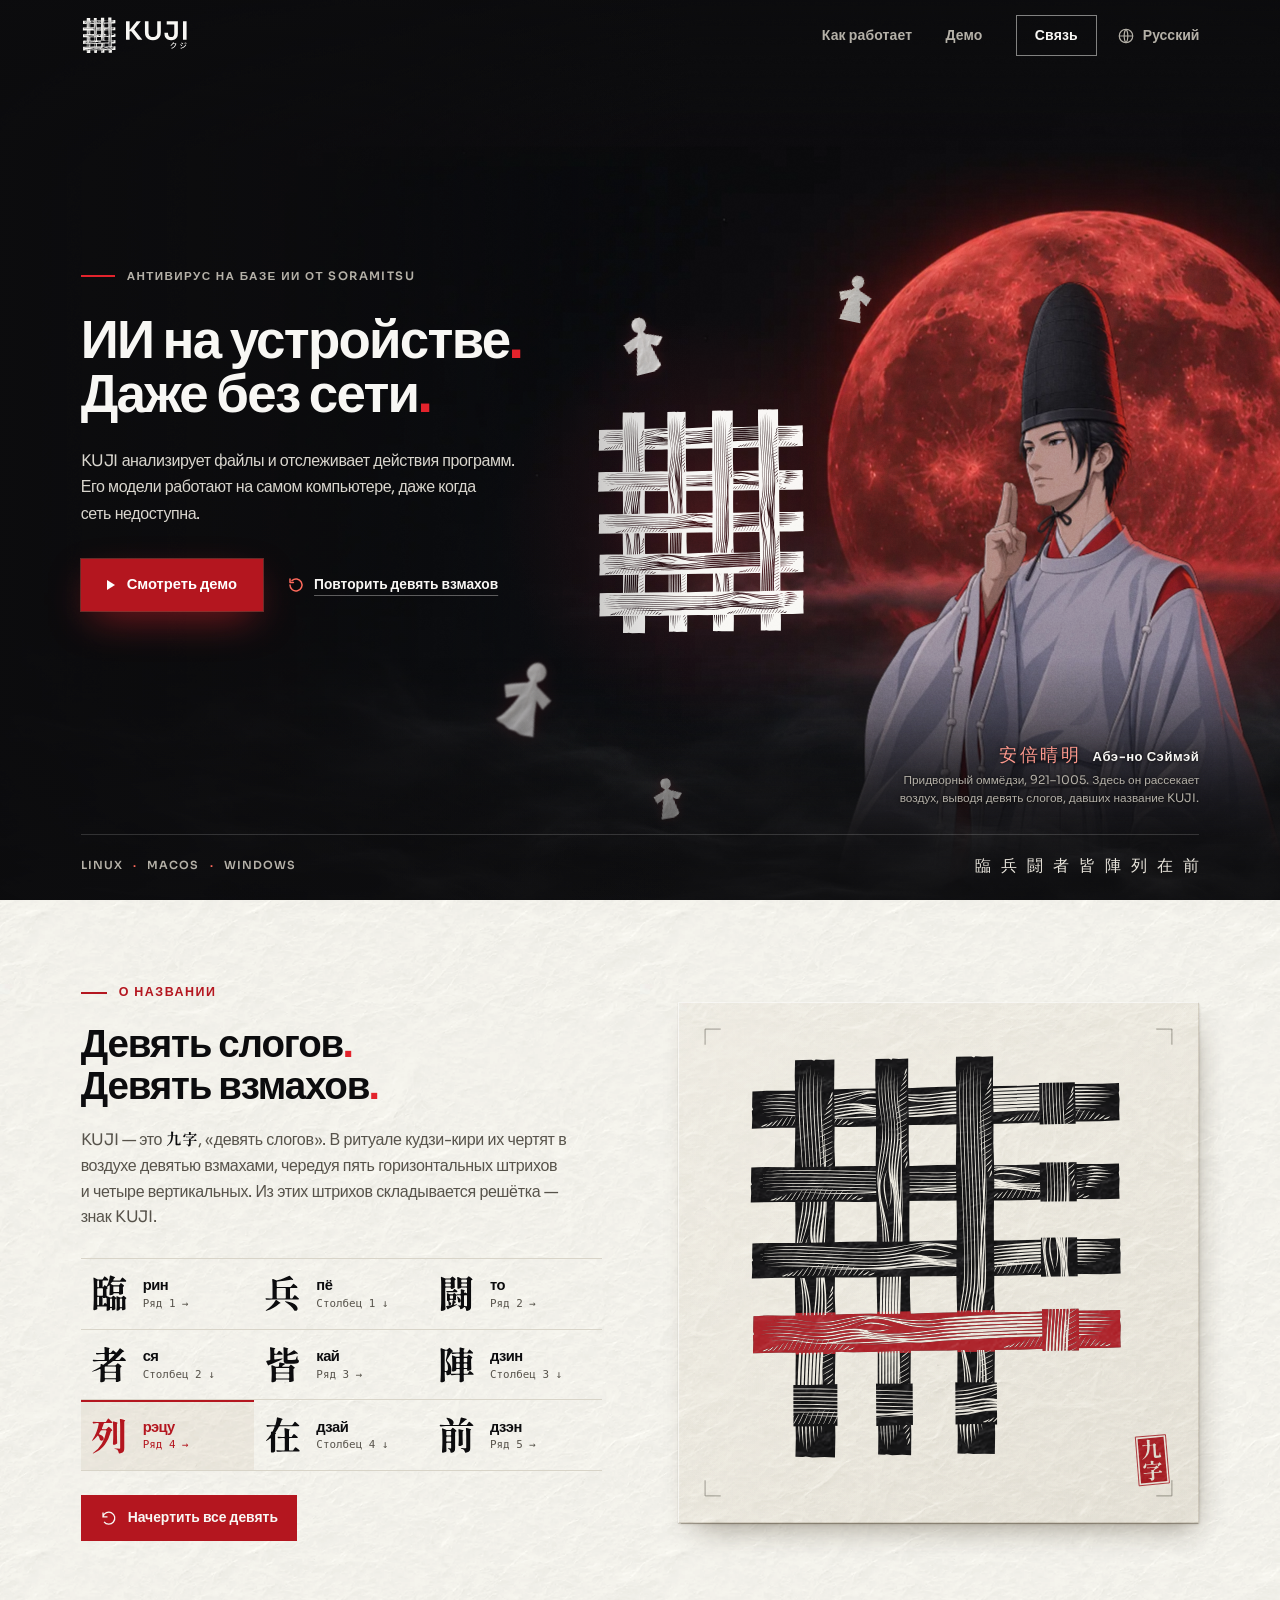
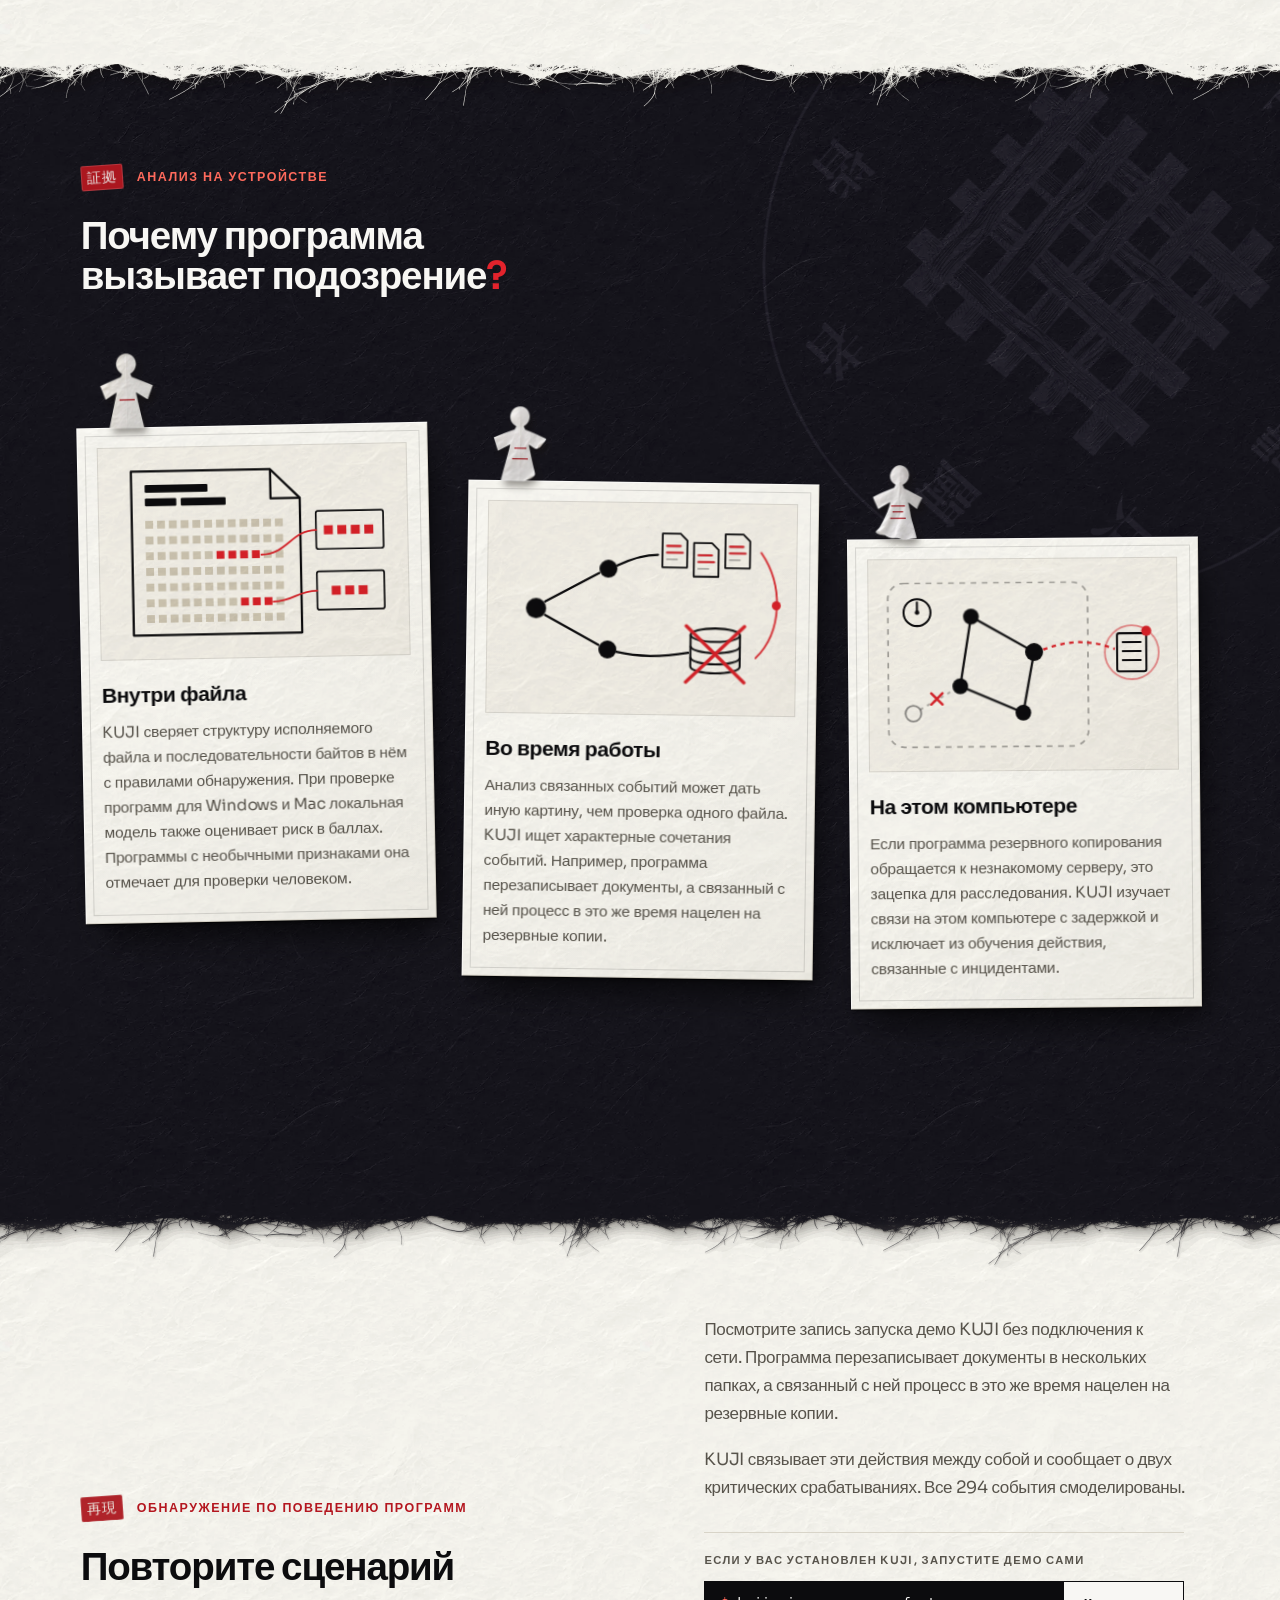
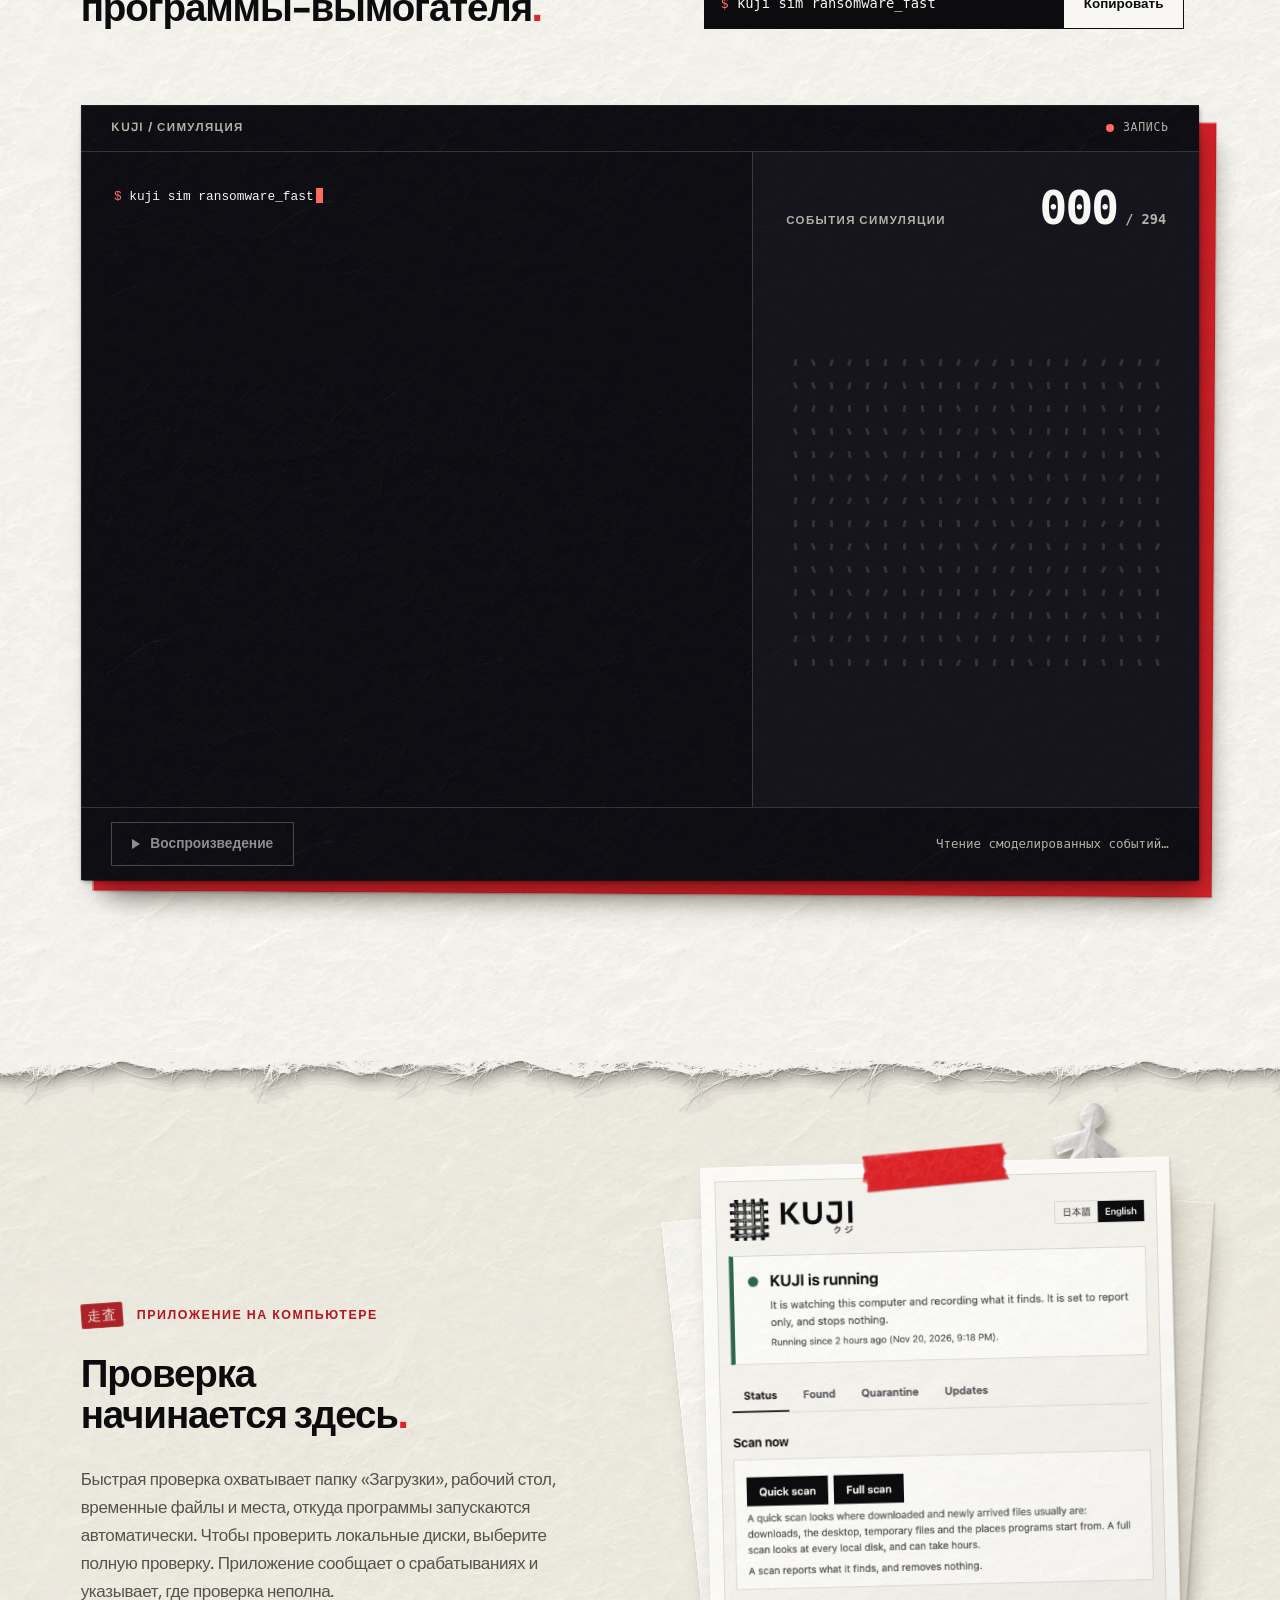
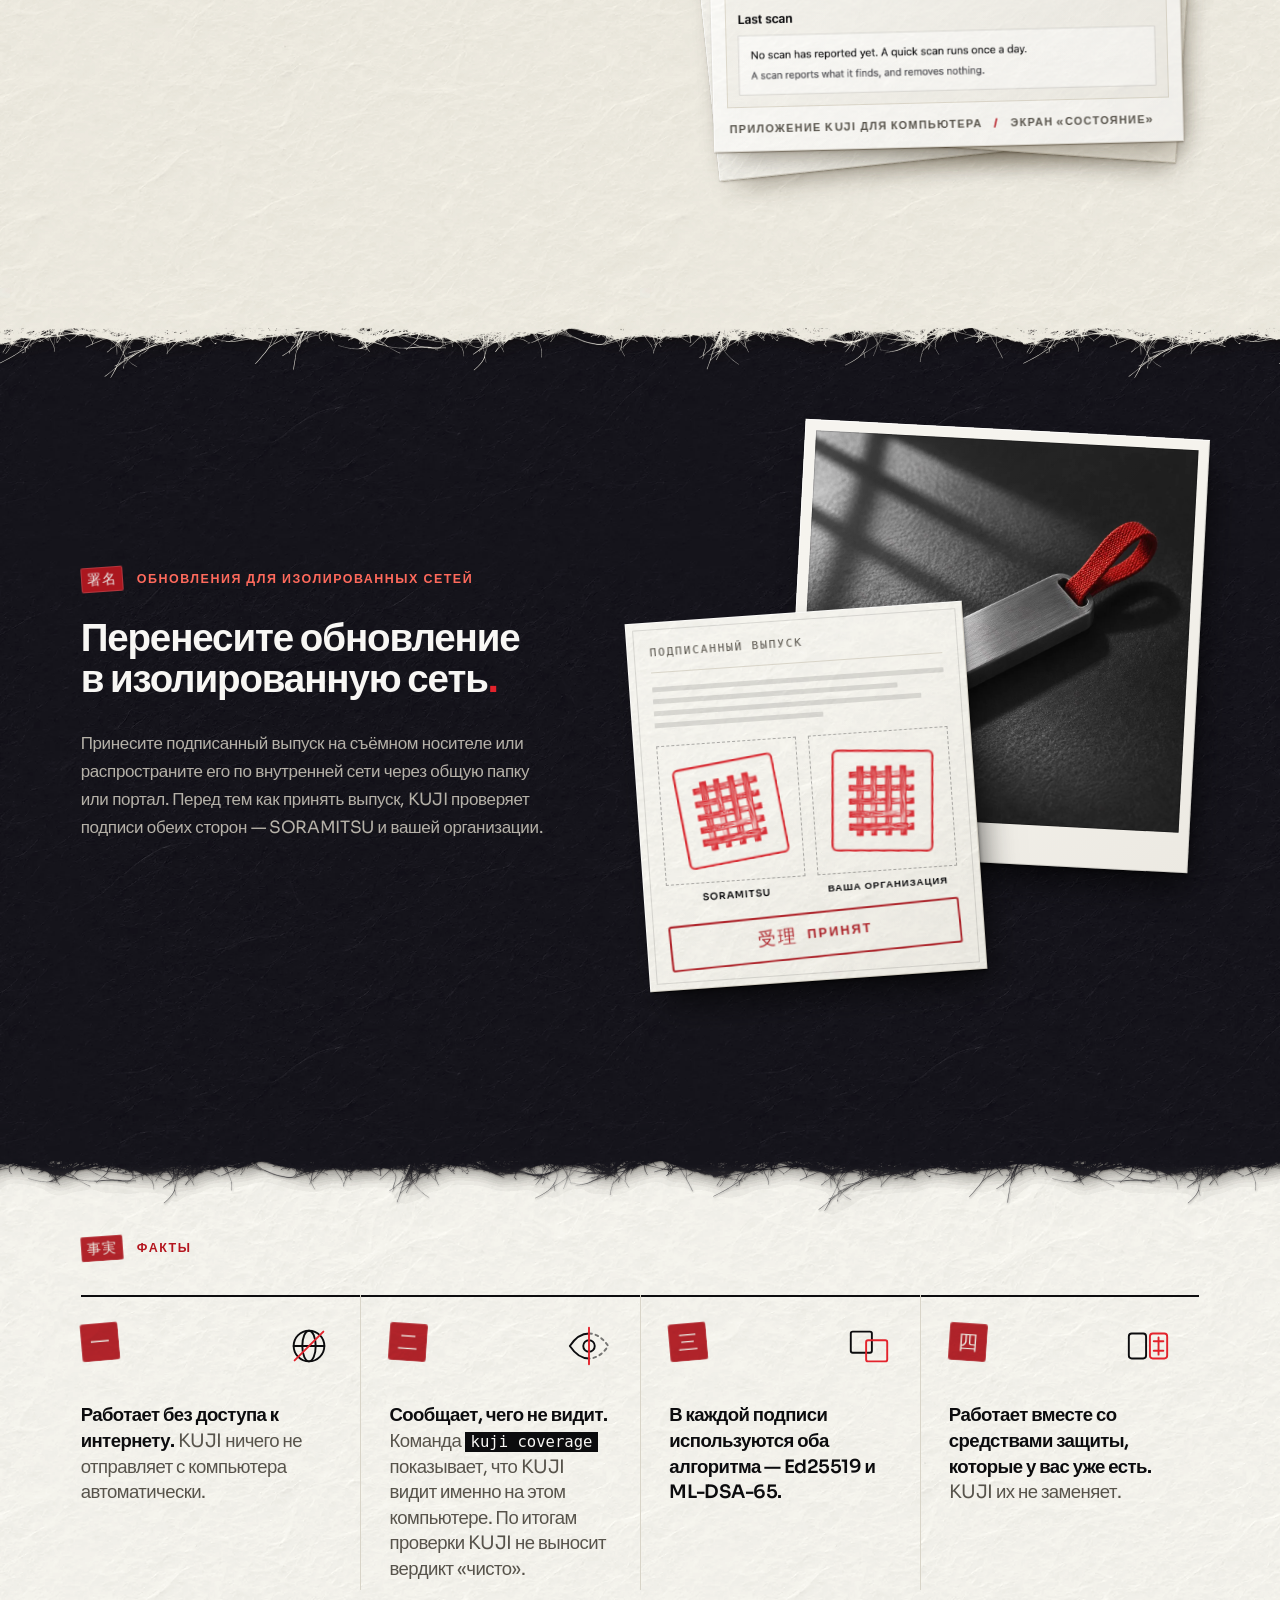
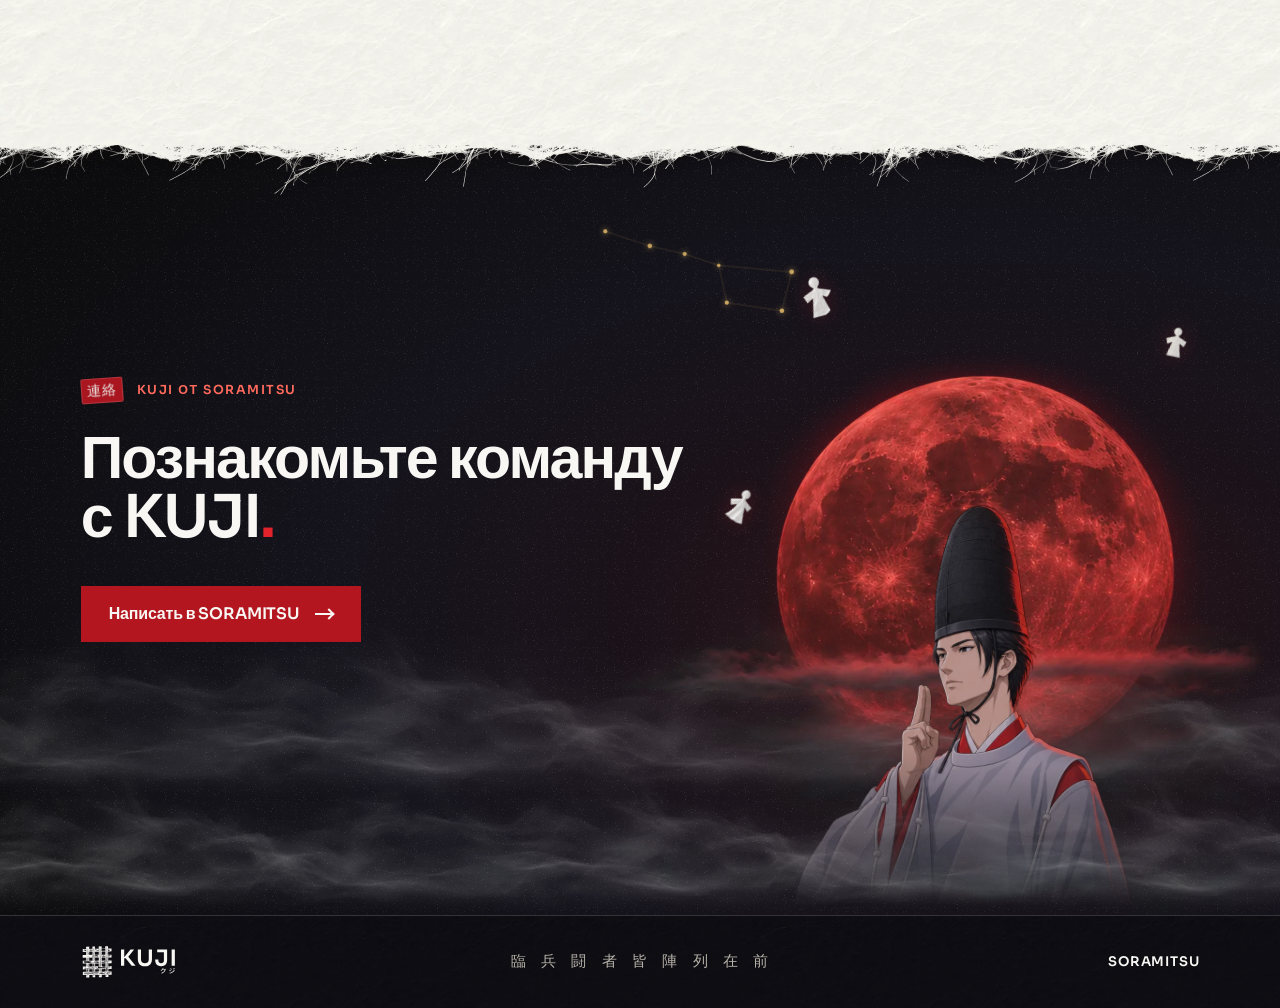
<file: ru/index.html>
<!doctype html>
<html lang="ru">
  <head>
    <meta charset="utf-8" />
    <meta name="viewport" content="width=device-width,initial-scale=1" />
    <meta name="theme-color" content="#0C0C0E" />
    <title>KUJI クジ | антивирус на базе ИИ от SORAMITSU</title>
    <meta
      name="description"
      content="KUJI — антивирус на базе ИИ для Windows, macOS и Linux. Он анализирует файлы, выявляет подозрительное поведение программ и использует машинное обучение прямо на вашем компьютере, даже без сети. Узнайте, как устроена система, и воспроизведите демо, которое имитирует действия программы-вымогателя."
    />
    <meta property="og:title" content="KUJI · ИИ на устройстве. Даже без сети." />
    <meta
      property="og:description"
      content="Узнайте, как система SORAMITSU работает на конечных устройствах без сети, и воспроизведите демо, которое имитирует действия программы-вымогателя."
    />
    <meta property="og:type" content="website" />
    <meta property="og:image" content="https://kuji.soramitsu.co.jp/assets/og.jpg" />
    <meta property="og:image:width" content="1200" />
    <meta property="og:image:height" content="630" />
    <meta
      property="og:image:alt"
      content="На фоне киноварной луны Абэ-но Сэймэй поднимает два пальца. Рядом — решётка KUJI из девяти штрихов."
    />
    <meta property="og:url" content="https://kuji.soramitsu.co.jp/ru/" />
    <meta property="og:locale" content="ru_RU" />
    <meta name="twitter:card" content="summary_large_image" />
    <link rel="canonical" href="https://kuji.soramitsu.co.jp/ru/" />
    <!-- ALTERNATES:START -->
    <link rel="alternate" hreflang="en" href="https://kuji.soramitsu.co.jp/" />
    <link rel="alternate" hreflang="ja" href="https://kuji.soramitsu.co.jp/ja/" />
    <link rel="alternate" hreflang="he" href="https://kuji.soramitsu.co.jp/he/" />
    <link rel="alternate" hreflang="ar" href="https://kuji.soramitsu.co.jp/ar/" />
    <link rel="alternate" hreflang="ru" href="https://kuji.soramitsu.co.jp/ru/" />
    <link rel="alternate" hreflang="fr" href="https://kuji.soramitsu.co.jp/fr/" />
    <link rel="alternate" hreflang="es" href="https://kuji.soramitsu.co.jp/es/" />
    <link rel="alternate" hreflang="pt" href="https://kuji.soramitsu.co.jp/pt/" />
    <link rel="alternate" hreflang="ur" href="https://kuji.soramitsu.co.jp/ur/" />
    <link rel="alternate" hreflang="bn" href="https://kuji.soramitsu.co.jp/bn/" />
    <link rel="alternate" hreflang="my" href="https://kuji.soramitsu.co.jp/my/" />
    <link rel="alternate" hreflang="km" href="https://kuji.soramitsu.co.jp/km/" />
    <link rel="alternate" hreflang="x-default" href="https://kuji.soramitsu.co.jp/" />
    <!-- ALTERNATES:END -->
    <link rel="icon" href="../assets/icon.svg" type="image/svg+xml" />
    <link
      rel="preload"
      as="font"
      type="font/woff2"
      href="../assets/sora-semibold.woff2"
      crossorigin
    />
    <link rel="preload" as="image" href="../assets/photo/sky.webp" />
    <link rel="preload" as="image" href="../assets/photo/seimei.webp" />
    <script>
      // Hold the words until the opening scene has played, and let go if its script never arrives.
      if (
        !matchMedia("(prefers-reduced-motion: reduce)").matches &&
        (!location.hash || location.hash === "#top")
      ) {
        document.documentElement.classList.add("intro-pending");
        window.kujiIntroBy = Date.now() + 4000;
        setTimeout(function () {
          if (!window.kujiHeroStarted) document.documentElement.classList.remove("intro-pending");
        }, 4000);
      }
    </script>
    <link rel="stylesheet" href="../style.css" />
    <link rel="stylesheet" href="../hero.css" />
    <link rel="stylesheet" href="../nine.css" />
    <link rel="stylesheet" href="../lang.css" />
    <script src="../hero.js" defer></script>
    <script src="../nine.js" defer></script>
    <script src="../page.js" defer></script>
  </head>
  <body>
    <a class="skip" href="#main">Перейти к содержанию</a>

    <svg class="sprite" aria-hidden="true" focusable="false">
      <defs>
        <symbol id="shiki" viewBox="0 0 100 140">
          <path
            style="fill: var(--doll-fill, #f8f7f4)"
            d="M50 2C60 2 67 10 67 20C67 28 62 34 56 37L59 43L97 58L88 82L67 70L78 134L22 134L33 70L12 82L3 58L41 43L44 37C38 34 33 28 33 20C33 10 40 2 50 2Z"
          />
          <path
            style="fill: var(--doll-shade, rgba(12, 12, 14, 0.07))"
            d="M50 2C60 2 67 10 67 20C67 28 62 34 56 37L59 43L97 58L88 82L67 70L78 134L50 134Z"
          />
          <path
            d="M50 38V133"
            fill="none"
            stroke-width="1"
            style="stroke: var(--doll-crease, rgba(12, 12, 14, 0.2))"
          />
        </symbol>
      </defs>
    </svg>

    <header class="mast">
      <a class="mast-home" href="#top" aria-label="На главную KUJI"
        ><img
          class="lockup"
          src="../assets/lockup-reversed.svg"
          width="118"
          height="45"
          alt=""
      /></a>
      <nav aria-label="Основная навигация">
        <a href="#system">Как работает</a><a href="#demo">Демо</a
        ><a
          class="nav-contact"
          href="mailto:service@soramitsu.co.jp?subject=KUJI%20enquiry"
          >Связь</a
        >
      </nav>
      <details class="lang">
        <summary
          ><svg class="lang-globe" viewBox="0 0 24 24" width="18" height="18" aria-hidden="true" focusable="false"><circle cx="12" cy="12" r="9"/><path d="M3 12h18M12 3c3.200 3.300 3.200 14.700 0 18M12 3c-3.200 3.300-3.200 14.700 0 18"/></svg
          ><span class="sr-only">Язык: </span
          ><!-- CURRENT:START --><span class="lang-current" lang="ru" translate="no">Русский</span><!-- CURRENT:END --></summary
        >
        <!-- LANGS:START -->
        <ul class="lang-list" translate="no">
          <li><a href="../" hreflang="en" lang="en">English</a></li>
          <li><a href="../ja/" hreflang="ja" lang="ja">日本語</a></li>
          <li><a href="../he/" hreflang="he" lang="he" dir="rtl">עברית</a></li>
          <li><a href="../ar/" hreflang="ar" lang="ar" dir="rtl">العربية</a></li>
          <li><a href="../ru/" hreflang="ru" lang="ru" aria-current="page">Русский</a></li>
          <li><a href="../fr/" hreflang="fr" lang="fr">Français</a></li>
          <li><a href="../es/" hreflang="es" lang="es">Español</a></li>
          <li><a href="../pt/" hreflang="pt" lang="pt-BR">Português</a></li>
          <li><a href="../ur/" hreflang="ur" lang="ur" dir="rtl">اردو</a></li>
          <li><a href="../bn/" hreflang="bn" lang="bn">বাংলা</a></li>
          <li><a href="../my/" hreflang="my" lang="my">မြန်မာ</a></li>
          <li><a href="../km/" hreflang="km" lang="km">ខ្មែរ</a></li>
        </ul>
        <!-- LANGS:END -->
      </details>
      <span class="mast-progress" aria-hidden="true"></span>
    </header>

    <main id="main">
      <section class="hero" id="top" aria-labelledby="hero-title">
        <!-- HERO:START -->
<div class="hero-stage" aria-hidden="true">
  <div class="hs-world">
    <img class="hs-l" id="hs-sky" data-depth=".3" style="--x:106;--y:-69;--w:1676;--h:1117" src="../assets/photo/sky.webp" width="1536" height="1024" alt="" decoding="async" fetchpriority="high" />
    <img class="hs-l hs-soft" id="hs-sky-soft" data-depth=".3" style="--x:106;--y:-69;--w:1676;--h:1117" src="../assets/photo/sky-soft.webp" width="640" height="427" alt="" decoding="async" />
    <div class="hs-l hs-mist hs-mist-far" data-depth=".16" style="--x:-2800;--y:520;--w:6804;--h:420;--n:3400;--tiles:6"><i></i></div>
    <img class="hs-l hs-soft" id="hs-seimei-soft" style="--x:872;--y:92;--w:708;--h:1062" src="../assets/photo/seimei-soft.webp" width="341" height="512" alt="" decoding="async" />
    <img class="hs-l" id="hs-seimei" style="--x:872;--y:92;--w:708;--h:1062" src="../assets/photo/seimei.webp" width="1024" height="1536" alt="" decoding="async" fetchpriority="high" />
    <img class="hs-l hs-blink" style="--x:1163.08;--y:351.97;--w:72.6;--h:36.64" src="../assets/photo/seimei-eyes.webp" width="105" height="53" alt="" decoding="async" />
    <div class="hs-l hs-floor" style="--x:-4000;--y:650;--w:9600;--h:3600;--n:480"></div>
  </div>
  <div class="hs-veil" id="hs-veil"></div>

  <svg class="hero-svg" id="hero-svg" viewBox="-182 -86 1690 1056" preserveAspectRatio="xMaxYMax slice" focusable="false">
    <defs>
      <radialGradient id="h-latglow">
        <stop offset="0" stop-color="#E3232C" stop-opacity=".5"/>
        <stop offset=".5" stop-color="#E3232C" stop-opacity=".16"/>
        <stop offset="1" stop-color="#E3232C" stop-opacity="0"/>
      </radialGradient>
      <radialGradient id="h-flashfill">
        <stop offset="0" stop-color="#FFF4EC" stop-opacity=".85"/>
        <stop offset=".3" stop-color="#FF8A78" stop-opacity=".4"/>
        <stop offset="1" stop-color="#E3232C" stop-opacity="0"/>
      </radialGradient>
      <clipPath id="h-reveal">
        <polygon class="h-clip" points="0,0 358,0 358,376 0,376"/>
        <polygon class="h-clip" points="0,0 358,0 358,376 0,376"/>
        <polygon class="h-clip" points="0,0 358,0 358,376 0,376"/>
        <polygon class="h-clip" points="0,0 358,0 358,376 0,376"/>
        <polygon class="h-clip" points="0,0 358,0 358,376 0,376"/>
        <polygon class="h-clip" points="0,0 358,0 358,376 0,376"/>
        <polygon class="h-clip" points="0,0 358,0 358,376 0,376"/>
        <polygon class="h-clip" points="0,0 358,0 358,376 0,376"/>
        <polygon class="h-clip" points="0,0 358,0 358,376 0,376"/>
      </clipPath>
    </defs>

    <g id="h-kanji" fill="#E3232C">
      <use class="h-kj" href="../assets/seals.svg#seal-1" x="-150" y="-150" width="300" height="300"/>
      <use class="h-kj" href="../assets/seals.svg#seal-2" x="-150" y="-150" width="300" height="300"/>
      <use class="h-kj" href="../assets/seals.svg#seal-3" x="-150" y="-150" width="300" height="300"/>
      <use class="h-kj" href="../assets/seals.svg#seal-4" x="-150" y="-150" width="300" height="300"/>
      <use class="h-kj" href="../assets/seals.svg#seal-5" x="-150" y="-150" width="300" height="300"/>
      <use class="h-kj" href="../assets/seals.svg#seal-6" x="-150" y="-150" width="300" height="300"/>
      <use class="h-kj" href="../assets/seals.svg#seal-7" x="-150" y="-150" width="300" height="300"/>
      <use class="h-kj" href="../assets/seals.svg#seal-8" x="-150" y="-150" width="300" height="300"/>
      <use class="h-kj" href="../assets/seals.svg#seal-9" x="-150" y="-150" width="300" height="300"/>
    </g>

    <g id="h-lattice" transform="translate(745 470) scale(.82) translate(-179 -188)">
      <circle id="h-latglow-c" cx="179" cy="188" r="330" fill="url(#h-latglow)"/>
      <circle id="h-ring" cx="179" cy="188" r="10" fill="none" stroke="#FF6A5C" stroke-width="1.6" opacity="0"/>
      <circle id="h-flash" cx="179" cy="188" r="420" fill="url(#h-flashfill)" opacity="0"/>
      <g id="h-halos" fill="none" stroke-linecap="round"></g>
      <g clip-path="url(#h-reveal)">
        <image id="h-mark" href="../assets/mark-reversed.svg" width="358" height="376"/>
      </g>
      <g id="h-cores" fill="none" stroke-linecap="round">
        <path class="h-core" d="M12 57L341 50"/>
        <path class="h-core" d="M68 12L69 368"/>
        <path class="h-core" d="M11 124L341 121"/>
        <path class="h-core" d="M137 11L140 366"/>
        <path class="h-core" d="M12 192L342 188"/>
        <path class="h-core" d="M211 9L213 365"/>
        <path class="h-core" d="M13 258L342 253"/>
        <path class="h-core" d="M284.500 7L289.500 364"/>
        <path class="h-core" d="M13 322L342 318"/>
      </g>
    </g>

    <path id="h-sparks-glow" fill="none" stroke-linecap="round" d=""/>
    <path id="h-sparks" fill="none" stroke-linecap="round" d=""/>
  </svg>

  <img class="hs-hand" id="hs-hand" data-tip-x="200" data-tip-y="392" data-angle="26.1" data-unit="0.215" src="../assets/photo/hand.webp" width="1836" height="2600" alt="" decoding="async" />
  <img class="hs-hand hs-hand-lit" id="hs-hand-lit" src="../assets/photo/hand-tip.webp" width="1010" height="1200" alt="" decoding="async" />

  <div class="hs-world hs-world-front">
    <div class="hs-l hs-mist hs-mist-near" data-depth="-.22" style="--x:-2600;--y:690;--w:6804;--h:360;--n:3400;--tiles:7"><i></i></div>
    <div class="hs-l hs-motes" data-depth="-.12" style="--x:380;--y:60;--w:1240;--h:860;--n:1240"><i style="--mx:17.5%;--my:71.8%;--ms:0.83%;--mo:0.61;--md:11.2s;--mw:-15.1s;--mdx:2%"></i><i style="--mx:19.3%;--my:59.1%;--ms:0.94%;--mo:0.36;--md:18.3s;--mw:-8.1s;--mdx:-2%"></i><i style="--mx:76.6%;--my:36.1%;--ms:0.52%;--mo:0.37;--md:19.0s;--mw:-14.0s;--mdx:1%"></i><i style="--mx:59.9%;--my:20.7%;--ms:0.60%;--mo:0.62;--md:10.2s;--mw:-18.1s;--mdx:-1%"></i><i style="--mx:4.2%;--my:75.8%;--ms:0.42%;--mo:0.79;--md:9.2s;--mw:-3.1s;--mdx:3%"></i><i style="--mx:34.2%;--my:55.8%;--ms:0.49%;--mo:0.37;--md:17.7s;--mw:-4.5s;--mdx:-2%"></i><i style="--mx:21.6%;--my:93.6%;--ms:1.02%;--mo:0.77;--md:16.6s;--mw:-11.0s;--mdx:3%"></i><i style="--mx:8.7%;--my:61.7%;--ms:0.77%;--mo:0.56;--md:12.4s;--mw:-2.8s;--mdx:2%"></i><i style="--mx:40.5%;--my:46.5%;--ms:0.69%;--mo:0.56;--md:18.9s;--mw:-7.3s;--mdx:-3%"></i><i style="--mx:80.4%;--my:30.4%;--ms:0.89%;--mo:0.89;--md:9.0s;--mw:-1.3s;--mdx:2%"></i><i style="--mx:72.3%;--my:35.3%;--ms:0.81%;--mo:0.66;--md:15.2s;--mw:-3.4s;--mdx:-2%"></i><i style="--mx:60.9%;--my:83.0%;--ms:0.60%;--mo:0.77;--md:18.3s;--mw:-4.7s;--mdx:-2%"></i><i style="--mx:8.2%;--my:81.5%;--ms:0.93%;--mo:0.56;--md:15.8s;--mw:-12.8s;--mdx:3%"></i><i style="--mx:92.1%;--my:49.7%;--ms:1.09%;--mo:0.88;--md:14.9s;--mw:-16.8s;--mdx:1%"></i><i style="--mx:49.6%;--my:70.0%;--ms:1.05%;--mo:0.49;--md:14.6s;--mw:-8.3s;--mdx:1%"></i><i style="--mx:74.7%;--my:55.7%;--ms:0.98%;--mo:0.38;--md:11.6s;--mw:-5.5s;--mdx:1%"></i></div>
    <span class="hs-doll" data-depth=".1" style="--x:668;--y:238;--r:-14;--s:.56"><img src="../assets/photo/doll-2.webp" width="700" height="980" alt="" decoding="async" /></span>
    <span class="hs-doll hs-doll-far" data-depth=".22" style="--x:946;--y:176;--r:12;--s:.46"><img src="../assets/photo/doll-1.webp" width="700" height="980" alt="" decoding="async" /></span>
    <span class="hs-doll hs-doll-near" data-depth="-.2" style="--x:512;--y:704;--r:18;--s:.74"><img src="../assets/photo/doll-3.webp" width="700" height="980" alt="" decoding="async" /></span>
    <span class="hs-doll hs-doll-far" data-depth=".16" style="--x:700;--y:836;--r:-10;--s:.4;--ny:730"><img src="../assets/photo/doll-2.webp" width="700" height="980" alt="" decoding="async" /></span>
  </div>
  <div class="hs-grain"></div>
  <div class="hs-vignette"></div>
</div>
<div class="hero-scrim" aria-hidden="true"></div>

<p class="hero-card" aria-hidden="true"><span lang="ja">安倍晴明</span><b>Абэ-но Сэймэй</b></p>

<div class="hero-copy">
  <p class="hero-eyebrow"><span></span>антивирус на базе ИИ от SORAMITSU</p>
  <h1 id="hero-title">ИИ на устройстве<span>.</span><br />Даже без сети<span>.</span></h1>
  <p class="hero-intro">
    KUJI анализирует файлы и отслеживает действия программ. Его модели работают на самом компьютере, даже когда сеть недоступна.
  </p>
  <div class="hero-actions">
    <a class="hero-button" href="#demo"><span class="hero-play" aria-hidden="true"></span>Смотреть демо</a>
    <button class="hero-replay" id="hero-replay" type="button" hidden>
      <svg viewBox="0 0 24 24" width="18" height="18" aria-hidden="true" focusable="false"><path fill="none" stroke="currentColor" stroke-width="2" stroke-linecap="round" stroke-linejoin="round" d="M4 12a8 8 0 1 0 2.6-5.900M4 4v4.500h4.500"/></svg> Повторить девять взмахов
    </button>
  </div>
</div>

<p class="hero-plate">
  <span lang="ja">安倍晴明</span> Абэ-но Сэймэй <small>Придворный оммёдзи, 921–1005. Здесь он рассекает воздух, выводя девять слогов, давших название KUJI.</small>
</p>

<div class="hero-foot">
  <span translate="no">Linux <b>·</b> macOS <b>·</b> Windows</span>
  <span class="hero-chant" lang="ja"><i>臨</i><i>兵</i><i>闘</i><i>者</i><i>皆</i><i>陣</i><i>列</i><i>在</i><i>前</i></span>
</div>

<button class="hero-skip" id="hero-skip" type="button" hidden>Пропустить заставку</button>
<!-- HERO:END -->
      </section>
      <!-- NINE:START -->
<section class="nine" id="nine" aria-labelledby="nine-title">
  <div class="nine-layout">
    <div class="nine-intro">
      <p class="nine-label">О названии</p>
      <h2 class="nine-title" id="nine-title">Девять слогов<span>.</span><br />Девять взмахов<span>.</span></h2>
      <p class="nine-description">
        KUJI — это <span class="nine-name" lang="ja"><span class="nine-spoken">九字</span><svg viewBox="0 0 2000 1000" aria-hidden="true"><use href="../assets/seals.svg#seal-ku" width="1000" height="1000"/><use href="../assets/seals.svg#seal-ji" x="1000" width="1000" height="1000"/></svg></span>, «девять слогов». В ритуале кудзи-кири их чертят в воздухе девятью взмахами, чередуя пять горизонтальных штрихов и четыре вертикальных. Из этих штрихов складывается решётка — знак KUJI.
      </p>
    </div>

    <svg class="nine-print" viewBox="0 0 500 500" role="img" aria-labelledby="nine-print-title">
      <title id="nine-print-title">Гравированный знак KUJI в виде решётки из пяти горизонтальных и четырёх вертикальных штрихов</title>
      <path class="nine-register" fill="none" d="M26 41V26H41 M459 26H474V41 M474 459V474H459 M41 474H26V459" />
      <svg class="nine-ghost" x="18" y="18" width="464" height="464" viewBox="0 0 1000 1000" aria-hidden="true">
        <use href="../assets/seals.svg#seal-1" width="1000" height="1000" />
      </svg>
      <svg x="58" y="42" width="384" height="404" viewBox="0 0 358 376">
        <defs>
          <image id="nine-impression" href="../assets/mark.svg" width="358" height="376" />
          <filter id="nine-color" x="0" y="0" width="100%" height="100%" color-interpolation-filters="sRGB">
            <feFlood class="nine-pigment" flood-color="#E3232C" />
            <feComposite in2="SourceGraphic" operator="in" />
          </filter>
          <clipPath id="nine-drawn"></clipPath>
          <clipPath id="nine-current"><rect x="-1.5" y="-1.5" width="0" height="35" /></clipPath>
        </defs>
        <use class="nine-ink" href="#nine-impression" />
        <g class="nine-vermilion" clip-path="url(#nine-current)">
          <use href="#nine-impression" filter="url(#nine-color)" />
        </g>
      </svg>
      <g class="nine-chop" transform="translate(440 419) rotate(-4)">
        <path fill="currentColor" d="M1 .8 26 0 26.8 42.6 1.4 43.2Z" />
        <path fill="none" stroke="currentColor" stroke-width=".8" d="m-1-1.5 29-.3.6 46.4-29.2.8Z" />
        <g class="nine-chop-type">
          <use href="../assets/seals.svg#seal-ku" x="3" y="1" width="21" height="21" />
          <use href="../assets/seals.svg#seal-ji" x="3" y="21" width="21" height="21" />
        </g>
      </g>
      <pattern id="nine-fibre-tile" patternUnits="userSpaceOnUse" width="560" height="560">
        <image href="../assets/photo/ink-fibre.webp" width="560" height="560" />
      </pattern>
      <rect class="nine-fibre" width="500" height="500" fill="url(#nine-fibre-tile)" />
    </svg>

    <div class="nine-controls">
      <div class="nine-grid">
        <button class="nine-cut" type="button" disabled>
          <span class="nine-glyph" lang="ja"><span class="nine-spoken">臨</span><svg viewBox="0 0 1000 1000" aria-hidden="true"><use href="../assets/seals.svg#seal-1"/></svg></span>
          <span class="nine-caption"><span class="nine-reading">рин</span><span class="nine-direction">Ряд 1 →</span></span>
        </button>
        <button class="nine-cut" type="button" disabled>
          <span class="nine-glyph" lang="ja"><span class="nine-spoken">兵</span><svg viewBox="0 0 1000 1000" aria-hidden="true"><use href="../assets/seals.svg#seal-2"/></svg></span>
          <span class="nine-caption"><span class="nine-reading">пё</span><span class="nine-direction">Столбец 1 ↓</span></span>
        </button>
        <button class="nine-cut" type="button" disabled>
          <span class="nine-glyph" lang="ja"><span class="nine-spoken">闘</span><svg viewBox="0 0 1000 1000" aria-hidden="true"><use href="../assets/seals.svg#seal-3"/></svg></span>
          <span class="nine-caption"><span class="nine-reading">то</span><span class="nine-direction">Ряд 2 →</span></span>
        </button>
        <button class="nine-cut" type="button" disabled>
          <span class="nine-glyph" lang="ja"><span class="nine-spoken">者</span><svg viewBox="0 0 1000 1000" aria-hidden="true"><use href="../assets/seals.svg#seal-4"/></svg></span>
          <span class="nine-caption"><span class="nine-reading">ся</span><span class="nine-direction">Столбец 2 ↓</span></span>
        </button>
        <button class="nine-cut" type="button" disabled>
          <span class="nine-glyph" lang="ja"><span class="nine-spoken">皆</span><svg viewBox="0 0 1000 1000" aria-hidden="true"><use href="../assets/seals.svg#seal-5"/></svg></span>
          <span class="nine-caption"><span class="nine-reading">кай</span><span class="nine-direction">Ряд 3 →</span></span>
        </button>
        <button class="nine-cut" type="button" disabled>
          <span class="nine-glyph" lang="ja"><span class="nine-spoken">陣</span><svg viewBox="0 0 1000 1000" aria-hidden="true"><use href="../assets/seals.svg#seal-6"/></svg></span>
          <span class="nine-caption"><span class="nine-reading">дзин</span><span class="nine-direction">Столбец 3 ↓</span></span>
        </button>
        <button class="nine-cut" type="button" disabled>
          <span class="nine-glyph" lang="ja"><span class="nine-spoken">列</span><svg viewBox="0 0 1000 1000" aria-hidden="true"><use href="../assets/seals.svg#seal-7"/></svg></span>
          <span class="nine-caption"><span class="nine-reading">рэцу</span><span class="nine-direction">Ряд 4 →</span></span>
        </button>
        <button class="nine-cut" type="button" disabled>
          <span class="nine-glyph" lang="ja"><span class="nine-spoken">在</span><svg viewBox="0 0 1000 1000" aria-hidden="true"><use href="../assets/seals.svg#seal-8"/></svg></span>
          <span class="nine-caption"><span class="nine-reading">дзай</span><span class="nine-direction">Столбец 4 ↓</span></span>
        </button>
        <button class="nine-cut" type="button" disabled>
          <span class="nine-glyph" lang="ja"><span class="nine-spoken">前</span><svg viewBox="0 0 1000 1000" aria-hidden="true"><use href="../assets/seals.svg#seal-9"/></svg></span>
          <span class="nine-caption"><span class="nine-reading">дзэн</span><span class="nine-direction">Ряд 5 →</span></span>
        </button>
      </div>
      <button class="nine-replay" type="button" disabled>
        <svg width="18" height="18" viewBox="0 0 24 24" fill="none" stroke="currentColor" stroke-width="1.7" aria-hidden="true"><path d="M4 10a8 8 0 1 1 1.4 7.1M4 4.5v6h6"/></svg> Начертить все девять
      </button>
    </div>
  </div>
</section>
<!-- NINE:END -->

      <section
        class="band dark system"
        id="system"
        aria-labelledby="system-title"
        data-live
      >
        <img
          class="system-emblem"
          src="../assets/emblem-reversed.svg"
          alt=""
          width="512"
          height="512"
          loading="lazy"
        />
        <div class="wrap">
          <header class="sec-head" data-reveal>
            <p class="section-label">
              <span class="jp" lang="ja" aria-hidden="true">証拠</span>Анализ на устройстве
            </p>
            <h2 id="system-title">
              Почему программа<br />вызывает подозрение<span>?</span>
            </h2>
          </header>

          <ol class="evidence" role="list">
            <li class="evi" data-reveal="card" style="--i: 0">
              <span class="evi-doll" aria-hidden="true"
                ><img class="pdoll" src="../assets/photo/doll-1-240.webp" alt="" width="240" height="336" loading="lazy" decoding="async"
                /><span class="doll-num" lang="ja">一</span></span
              >
              <div class="vis" aria-hidden="true">
                <svg class="v v-file" viewBox="0 0 260 170" focusable="false">
                  <path
                    d="M22 12H146L172 38V158H22Z"
                    fill="#fff"
                    stroke="#0C0C0E"
                    stroke-width="2"
                    stroke-linejoin="round"
                  />
                  <path
                    d="M146 12V38H172"
                    fill="none"
                    stroke="#0C0C0E"
                    stroke-width="2"
                    stroke-linejoin="round"
                  />
                  <g fill="#0C0C0E">
                    <rect x="34" y="24" width="56" height="7" rx="1" />
                    <rect x="34" y="36" width="28" height="7" rx="1" />
                    <rect x="66" y="36" width="40" height="7" rx="1" />
                  </g>
                  <g fill="#D7D1C3"><rect x="34" y="56" width="7" height="7"/><rect x="44.5" y="56" width="7" height="7"/><rect x="55" y="56" width="7" height="7"/><rect x="65.5" y="56" width="7" height="7"/><rect x="76" y="56" width="7" height="7"/><rect x="86.5" y="56" width="7" height="7"/><rect x="97" y="56" width="7" height="7"/><rect x="107.5" y="56" width="7" height="7"/><rect x="118" y="56" width="7" height="7"/><rect x="128.5" y="56" width="7" height="7"/><rect x="139" y="56" width="7" height="7"/><rect x="149.5" y="56" width="7" height="7"/><rect x="34" y="70" width="7" height="7"/><rect x="44.5" y="70" width="7" height="7"/><rect x="55" y="70" width="7" height="7"/><rect x="65.5" y="70" width="7" height="7"/><rect x="76" y="70" width="7" height="7"/><rect x="86.5" y="70" width="7" height="7"/><rect x="97" y="70" width="7" height="7"/><rect x="107.5" y="70" width="7" height="7"/><rect x="118" y="70" width="7" height="7"/><rect x="128.5" y="70" width="7" height="7"/><rect x="139" y="70" width="7" height="7"/><rect x="149.5" y="70" width="7" height="7"/><rect x="34" y="84" width="7" height="7"/><rect x="44.5" y="84" width="7" height="7"/><rect x="55" y="84" width="7" height="7"/><rect x="65.5" y="84" width="7" height="7"/><rect x="76" y="84" width="7" height="7"/><rect x="86.5" y="84" width="7" height="7"/><rect x="139" y="84" width="7" height="7"/><rect x="149.5" y="84" width="7" height="7"/><rect x="34" y="98" width="7" height="7"/><rect x="44.5" y="98" width="7" height="7"/><rect x="55" y="98" width="7" height="7"/><rect x="65.5" y="98" width="7" height="7"/><rect x="76" y="98" width="7" height="7"/><rect x="86.5" y="98" width="7" height="7"/><rect x="97" y="98" width="7" height="7"/><rect x="107.5" y="98" width="7" height="7"/><rect x="118" y="98" width="7" height="7"/><rect x="128.5" y="98" width="7" height="7"/><rect x="139" y="98" width="7" height="7"/><rect x="149.5" y="98" width="7" height="7"/><rect x="34" y="112" width="7" height="7"/><rect x="44.5" y="112" width="7" height="7"/><rect x="55" y="112" width="7" height="7"/><rect x="65.5" y="112" width="7" height="7"/><rect x="76" y="112" width="7" height="7"/><rect x="86.5" y="112" width="7" height="7"/><rect x="97" y="112" width="7" height="7"/><rect x="107.5" y="112" width="7" height="7"/><rect x="118" y="112" width="7" height="7"/><rect x="128.5" y="112" width="7" height="7"/><rect x="139" y="112" width="7" height="7"/><rect x="149.5" y="112" width="7" height="7"/><rect x="34" y="126" width="7" height="7"/><rect x="44.5" y="126" width="7" height="7"/><rect x="55" y="126" width="7" height="7"/><rect x="65.5" y="126" width="7" height="7"/><rect x="76" y="126" width="7" height="7"/><rect x="86.5" y="126" width="7" height="7"/><rect x="97" y="126" width="7" height="7"/><rect x="107.5" y="126" width="7" height="7"/><rect x="149.5" y="126" width="7" height="7"/><rect x="34" y="140" width="7" height="7"/><rect x="44.5" y="140" width="7" height="7"/><rect x="55" y="140" width="7" height="7"/><rect x="65.5" y="140" width="7" height="7"/><rect x="76" y="140" width="7" height="7"/><rect x="86.5" y="140" width="7" height="7"/><rect x="97" y="140" width="7" height="7"/><rect x="107.5" y="140" width="7" height="7"/><rect x="118" y="140" width="7" height="7"/><rect x="128.5" y="140" width="7" height="7"/><rect x="139" y="140" width="7" height="7"/><rect x="149.5" y="140" width="7" height="7"/></g>
                  <g class="a-hit h1" fill="#E3232C"><rect x="97" y="84" width="7" height="7"/><rect x="107.5" y="84" width="7" height="7"/><rect x="118" y="84" width="7" height="7"/><rect x="128.5" y="84" width="7" height="7"/></g>
                  <g class="a-hit h2" fill="#E3232C"><rect x="118" y="126" width="7" height="7"/><rect x="128.5" y="126" width="7" height="7"/><rect x="139" y="126" width="7" height="7"/></g>
                  <g fill="none" stroke="#0C0C0E" stroke-width="1.5">
                    <rect x="186" y="50" width="60" height="34" rx="2" fill="#fff" />
                    <rect x="186" y="104" width="60" height="34" rx="2" fill="#fff" />
                  </g>
                  <g class="rc rc1" fill="#E3232C">
                    <rect x="193" y="63" width="8" height="8" />
                    <rect x="205" y="63" width="8" height="8" />
                    <rect x="217" y="63" width="8" height="8" />
                    <rect x="229" y="63" width="8" height="8" />
                  </g>
                  <g class="rc rc2" fill="#E3232C">
                    <rect x="199" y="117" width="8" height="8" />
                    <rect x="211" y="117" width="8" height="8" />
                    <rect x="223" y="117" width="8" height="8" />
                  </g>
                  <g
                    fill="none"
                    stroke="#E3232C"
                    stroke-width="1.6"
                    stroke-linecap="round"
                  >
                    <path class="a-draw c1" pathLength="1" d="M137 88C160 88 164 67 186 67" />
                    <path class="a-draw c2" pathLength="1" d="M147 130C165 130 168 121 186 121" />
                  </g>
                  <g class="scan" opacity="0">
                    <rect x="22" y="-16" width="150" height="16" fill="#E3232C" opacity=".12" />
                    <rect x="22" y="-7" width="150" height="7" fill="#E3232C" opacity=".18" />
                    <rect x="18" y="0" width="158" height="2" fill="#E3232C" />
                  </g>
                </svg>
              </div>
              <h3>Внутри файла</h3>
              <p>
                KUJI сверяет структуру исполняемого файла и последовательности байтов в нём с правилами обнаружения. При проверке программ для Windows и Mac локальная модель также оценивает риск в баллах. Программы с необычными признаками она отмечает для проверки человеком.
              </p>
            </li>

            <li class="evi" data-reveal="card" style="--i: 1">
              <span class="evi-doll" aria-hidden="true"
                ><img class="pdoll" src="../assets/photo/doll-2-240.webp" alt="" width="240" height="336" loading="lazy" decoding="async"
                /><span class="doll-num" lang="ja">二</span></span
              >
              <div class="vis" aria-hidden="true">
                <svg class="v v-run" viewBox="0 0 260 170" focusable="false">
                  <g
                    fill="none"
                    stroke="#0C0C0E"
                    stroke-width="2"
                    stroke-linecap="round"
                  >
                    <path class="a-draw e1" pathLength="1" d="M44 80L92 54" />
                    <path class="a-draw e2" pathLength="1" d="M44 92L92 118" />
                    <path class="a-draw e3" pathLength="1" d="M108 47C122 40 132 37 144 37" />
                    <path class="a-draw e4" pathLength="1" d="M108 124C130 129 150 128 172 124" />
                  </g>
                  <g fill="#0C0C0E">
                    <circle class="a-pop n1" cx="36" cy="86" r="9" />
                    <circle class="a-pop n2" cx="100" cy="50" r="8" />
                    <circle class="a-pop n3" cx="100" cy="122" r="8" />
                  </g>
                  <g
                    class="a-fade docs"
                    fill="#fff"
                    stroke="#0C0C0E"
                    stroke-width="1.6"
                    stroke-linejoin="round"
                  >
                    <path d="M148 18h16l6 6v24h-22z" />
                    <path d="M176 26h16l6 6v24h-22z" />
                    <path d="M204 18h16l6 6v24h-22z" />
                  </g>
                  <g
                    class="a-fade docs"
                    fill="none"
                    stroke="#0C0C0E"
                    stroke-width="1.6"
                    stroke-linecap="round"
                    opacity=".3"
                  >
                    <path d="M152 29h12M152 35h14M152 41h9" />
                    <path d="M180 37h12M180 43h14M180 49h9" />
                    <path d="M208 29h12M208 35h14M208 41h9" />
                  </g>
                  <g
                    fill="none"
                    stroke="#E3232C"
                    stroke-width="1.8"
                    stroke-linecap="round"
                  >
                    <path class="a-draw w1" pathLength="1" d="M152 29h12" />
                    <path class="a-draw w2" pathLength="1" d="M152 35h14" />
                    <path class="a-draw w3" pathLength="1" d="M180 37h12" />
                    <path class="a-draw w4" pathLength="1" d="M180 43h14" />
                    <path class="a-draw w5" pathLength="1" d="M208 29h12" />
                    <path class="a-draw w6" pathLength="1" d="M208 35h14" />
                  </g>
                  <g
                    class="a-fade bk"
                    fill="none"
                    stroke="#0C0C0E"
                    stroke-width="1.8"
                  >
                    <ellipse cx="196" cy="108" rx="22" ry="6" fill="#fff" />
                    <path d="M174 108v28c0 3.3 9.8 6 22 6s22-2.7 22-6v-28" />
                    <path d="M174 118c0 3.3 9.8 6 22 6s22-2.7 22-6M174 128c0 3.3 9.8 6 22 6s22-2.7 22-6" />
                  </g>
                  <g
                    fill="none"
                    stroke="#E3232C"
                    stroke-width="3"
                    stroke-linecap="round"
                  >
                    <path class="a-draw s1" pathLength="1" d="M170 100L222 150" />
                    <path class="a-draw s2" pathLength="1" d="M222 100L170 150" />
                  </g>
                  <path
                    class="a-draw link"
                    pathLength="1"
                    d="M236 34C256 62 256 104 232 128"
                    fill="none"
                    stroke="#E3232C"
                    stroke-width="1.6"
                    stroke-linecap="round"
                  />
                  <circle class="a-pop ld" cx="250" cy="81" r="4" fill="#E3232C" />
                </svg>
              </div>
              <h3>Во время работы</h3>
              <p>
                Анализ связанных событий может дать иную картину, чем проверка одного файла. KUJI ищет характерные сочетания событий. Например, программа перезаписывает документы, а связанный с ней процесс в это же время нацелен на резервные копии.
              </p>
            </li>

            <li class="evi" data-reveal="card" style="--i: 2">
              <span class="evi-doll" aria-hidden="true"
                ><img class="pdoll" src="../assets/photo/doll-3-240.webp" alt="" width="240" height="336" loading="lazy" decoding="async"
                /><span class="doll-num" lang="ja">三</span></span
              >
              <div class="vis" aria-hidden="true">
                <svg class="v v-host" viewBox="0 0 260 170" focusable="false">
                  <defs>
                    <mask id="mask-lead" maskUnits="userSpaceOnUse">
                      <path
                        class="a-draw lead-mask"
                        pathLength="1"
                        d="M148 72C172 63 192 64 212 72"
                        fill="none"
                        stroke="#fff"
                        stroke-width="8"
                      />
                    </mask>
                  </defs>
                  <rect
                    x="10"
                    y="12"
                    width="178"
                    height="146"
                    rx="14"
                    fill="none"
                    stroke="#0C0C0E"
                    stroke-opacity=".35"
                    stroke-width="1.5"
                    stroke-dasharray="5 5"
                  />
                  <g
                    class="clock"
                    fill="none"
                    stroke="#0C0C0E"
                    stroke-width="1.8"
                    stroke-linecap="round"
                  >
                    <circle cx="36" cy="38" r="12" fill="#fff" />
                    <path class="hand" d="M36 38V29" />
                    <path d="M36 38h0.01" stroke-width="4" />
                  </g>
                  <g
                    fill="none"
                    stroke="#0C0C0E"
                    stroke-width="2"
                    stroke-linecap="round"
                  >
                    <path class="a-draw l1" pathLength="1" d="M84 42L140 74" />
                    <path class="a-draw l2" pathLength="1" d="M84 42L74 104" />
                    <path class="a-draw l3" pathLength="1" d="M74 104L130 128" />
                    <path class="a-draw l4" pathLength="1" d="M140 74L130 128" />
                  </g>
                  <path
                    d="M32 128L74 104"
                    fill="none"
                    stroke="#0C0C0E"
                    stroke-opacity=".35"
                    stroke-width="1.6"
                    stroke-dasharray="3 4"
                  />
                  <g fill="#0C0C0E">
                    <circle class="a-pop p1" cx="84" cy="42" r="7" />
                    <circle class="a-pop p2" cx="140" cy="74" r="8" />
                    <circle class="a-pop p3" cx="74" cy="104" r="7" />
                    <circle class="a-pop p4" cx="130" cy="128" r="7" />
                  </g>
                  <circle
                    class="a-pop p5"
                    cx="32"
                    cy="128"
                    r="7"
                    fill="#fff"
                    stroke="#0C0C0E"
                    stroke-opacity=".45"
                    stroke-width="1.6"
                  />
                  <g
                    fill="none"
                    stroke="#E3232C"
                    stroke-width="2.2"
                    stroke-linecap="round"
                  >
                    <path class="a-draw x1" pathLength="1" d="M48 110l10 10" />
                    <path class="a-draw x2" pathLength="1" d="M58 110l-10 10" />
                  </g>
                  <path
                    mask="url(#mask-lead)"
                    d="M148 72C172 63 192 64 212 72"
                    fill="none"
                    stroke="#E3232C"
                    stroke-width="2"
                    stroke-dasharray="4 4"
                  />
                  <g
                    class="a-fade srv"
                    fill="#fff"
                    stroke="#0C0C0E"
                    stroke-width="1.8"
                    stroke-linecap="round"
                  >
                    <rect x="214" y="58" width="26" height="34" rx="2" />
                    <path d="M219 66h16M219 74h16M219 82h16" fill="none" />
                  </g>
                  <circle
                    class="ring"
                    cx="227"
                    cy="75"
                    r="24"
                    fill="none"
                    stroke="#E3232C"
                    stroke-width="1.6"
                    opacity=".5"
                  />
                  <circle class="a-pop ldot" cx="240" cy="56" r="4.5" fill="#E3232C" />
                </svg>
              </div>
              <h3>На этом компьютере</h3>
              <p>
                Если программа резервного копирования обращается к незнакомому серверу, это зацепка для расследования. KUJI изучает связи на этом компьютере с задержкой и исключает из обучения действия, связанные с инцидентами.
              </p>
            </li>
          </ol>
        </div>
      </section>

      <section class="band paper demo" id="demo" aria-labelledby="demo-title">
        <div class="wrap">
          <div class="demo-intro">
            <header class="sec-head" data-reveal>
              <p class="section-label">
                <span class="jp" lang="ja" aria-hidden="true">再現</span
                >Обнаружение по поведению программ
              </p>
              <h2 id="demo-title">
                Повторите сценарий<br />программы-вымогателя<span>.</span>
              </h2>
            </header>
            <div class="demo-copy" data-reveal style="--i: 1">
              <p class="lede">
                Посмотрите запись запуска демо KUJI без подключения к сети. Программа перезаписывает документы в нескольких папках, а связанный с ней процесс в это же время нацелен на резервные копии.
              </p>
              <p class="lede">
                KUJI связывает эти действия между собой и сообщает о двух критических срабатываниях. Все 294 события смоделированы.
              </p>
              <div class="command">
                <span class="command-label"
                  >Если у вас установлен KUJI, запустите демо сами</span
                >
                <div class="command-row">
                  <code id="command">kuji sim ransomware_fast</code
                  ><button id="copy" type="button" data-t-copied="Скопировано" data-t-selected="Выделено" hidden>Копировать</button>
                </div>
                <span
                  id="copy-status"
                  class="sr-only"
                  role="status"
                  data-t-copied="Команда для запуска демо скопирована."
                  data-t-selected="Команда выделена. Воспользуйтесь функцией копирования на вашем устройстве."
                ></span>
              </div>
            </div>
          </div>

          <div class="stage" id="stage" data-live>
            <div class="stage-bar">
              <span>KUJI / Симуляция</span><span class="rec">Запись</span>
            </div>
            <div class="stage-body">
              <div
                class="term"
                role="group"
                aria-label="Вывод команды kuji sim ransomware_fast"
              >
                <pre lang="en" translate="no"><code><span class="ln ln-cmd" style="--n: 24"><span class="ps1" aria-hidden="true">$ </span><span class="typed">kuji sim ransomware_fast</span><i class="caret" aria-hidden="true"></i></span
><span class="ln ln-note">These are simulated events, and nothing here runs or touches a file.</span
><span class="ln ln-blank" aria-hidden="true"> </span
><span class="ln ln-head"><b>ATTACK</b> ransomware_fast (294 events)</span
><span class="ln ln-find">  <b>[Critical]</b> <i>motif.recovery_destruction</i>: Backups or recovery are being destroyed</span
><span class="ln ln-find">  <b>[Critical]</b> <i>motif.destructive_modification</i>: Possible destructive file activity</span
><span class="ln ln-model">  Behavior model scored 3 windows. 3 crossed its advisory threshold.</span
><span class="ln ln-model">  Advisory for process group /tmp/svc1 (root PID 2012).</span
><span class="ln ln-model">    files created (1), files overwritten (96), Distinct directories written to (13), Bytes written (6292356), renames (96), extension changes (96)</span
><span class="ln ln-prompt" aria-hidden="true">$ <i class="caret"></i></span></code></pre>
              </div>
              <div class="field" aria-hidden="true">
                <div class="field-head">
                  <span>События симуляции</span
                  ><span class="count"
                    ><b class="count-num">294</b><span>/ 294</span></span
                  >
                </div>
                <div class="marks"></div>
              </div>
              <div class="slips" aria-hidden="true">
                <div class="slip" style="--rot: -6deg">
                  <span class="stamp"
                    ><img src="../assets/seal.svg" alt="" width="358" height="376"
                  /></span>
                  <div class="slip-text">
                    <span class="slip-sev">Критично</span>
                    <p>Уничтожаются резервные копии или средства восстановления</p>
                    <code>motif.recovery_destruction</code>
                  </div>
                </div>
                <div class="slip" style="--rot: 5deg">
                  <span class="stamp"
                    ><img src="../assets/seal.svg" alt="" width="358" height="376"
                  /></span>
                  <div class="slip-text">
                    <span class="slip-sev">Критично</span>
                    <p>Возможные разрушительные операции с файлами</p>
                    <code>motif.destructive_modification</code>
                  </div>
                </div>
              </div>
            </div>
            <div class="stage-foot">
              <button id="replay" type="button" hidden>
                <span class="play-ico" aria-hidden="true"></span
                ><span class="replay-label" data-t-playing="Воспроизведение">Повторить</span>
              </button>
              <p id="play-status" role="status" data-t-playing="Чтение смоделированных событий…">294 события · 2 срабатывания</p>
            </div>
          </div>
        </div>
      </section>

      <section class="band paper-2 app" aria-labelledby="app-title">
        <div class="wrap app-grid">
          <div class="app-copy" data-reveal>
            <p class="section-label">
              <span class="jp" lang="ja" aria-hidden="true">走査</span>Приложение на компьютере
            </p>
            <h2 id="app-title">Проверка<br />начинается здесь<span>.</span></h2>
            <p class="lede">
              Быстрая проверка охватывает папку «Загрузки», рабочий стол, временные файлы и места, откуда программы запускаются автоматически. Чтобы проверить локальные диски, выберите полную проверку. Приложение сообщает о срабатываниях и указывает, где проверка неполна.
            </p>
          </div>
          <div class="app-stage" data-reveal="stack">
            <span class="sheet sheet-a" aria-hidden="true"></span>
            <span class="sheet sheet-b" aria-hidden="true"></span>
            <span class="peek" aria-hidden="true"
              ><img class="pdoll" src="../assets/photo/doll-3-240.webp" alt="" width="240" height="336" loading="lazy" decoding="async"
            /></span>
            <figure class="app-view">
              <img class="tape" src="../assets/photo/tape-400.webp" alt="" width="400" height="120" loading="lazy" decoding="async" />
              <img
                src="../assets/kuji-app.webp"
                alt="Экран «Состояние» в приложении KUJI с кнопками «Быстрая проверка» и «Полная проверка»."
                width="610"
                height="728"
                loading="lazy"
              />
              <figcaption>Приложение KUJI для компьютера <span>/</span> Экран «Состояние»</figcaption>
            </figure>
          </div>
        </div>
      </section>

      <section class="band dark updates" aria-labelledby="updates-title">
        <div class="wrap updates-grid">
          <div class="update-copy" data-reveal>
            <p class="section-label">
              <span class="jp" lang="ja" aria-hidden="true">署名</span
              >Обновления для изолированных сетей
            </p>
            <h2 id="updates-title">
              Перенесите обновление<br />в изолированную сеть<span>.</span>
            </h2>
            <p class="lede">
              Принесите подписанный выпуск на съёмном носителе или распространите его по внутренней сети через общую папку или портал. Перед тем как принять выпуск, KUJI проверяет подписи обеих сторон — SORAMITSU и вашей организации.
            </p>
          </div>
          <div class="gap-scene" data-reveal="scene">
            <figure class="print">
              <img
                src="../assets/media.webp"
                width="1000"
                height="1000"
                loading="lazy"
                alt="Съёмный USB-накопитель со шнурком цвета киновари."
              />
            </figure>
            <div class="release" aria-hidden="true">
              <p class="release-kicker">Подписанный выпуск</p>
              <span class="release-lines"><i></i><i></i><i></i><i></i></span>
              <div class="sigs">
                <div class="sig">
                  <span class="sig-box"
                    ><span class="stamp" style="--rot: -7deg"
                      ><img
                        src="../assets/seal.svg"
                        alt=""
                        width="358"
                        height="376" /></span
                  ></span>
                  <span class="sig-name" translate="no">SORAMITSU</span>
                </div>
                <div class="sig">
                  <span class="sig-box"
                    ><span class="stamp" style="--rot: 4deg"
                      ><img
                        src="../assets/seal.svg"
                        alt=""
                        width="358"
                        height="376" /></span
                  ></span>
                  <span class="sig-name">Ваша организация</span>
                </div>
              </div>
              <p class="accepted">
                <span class="accepted-jp" lang="ja">受理</span
                ><span>Принят</span>
              </p>
            </div>
          </div>
        </div>
      </section>

      <section class="band paper facts" aria-labelledby="facts-title">
        <div class="wrap">
          <h2 class="section-label" id="facts-title" data-reveal>
            <span class="jp" lang="ja" aria-hidden="true">事実</span>Факты
          </h2>
          <ul class="facts-list" role="list">
            <li data-reveal="fact" style="--i: 0">
              <span class="fact-top" aria-hidden="true"
                ><span class="fact-num" lang="ja">一</span
                ><svg class="fact-ico" viewBox="0 0 48 48" focusable="false">
                  <circle pathLength="1" cx="24" cy="24" r="16" />
                  <ellipse pathLength="1" cx="24" cy="24" rx="7" ry="16" />
                  <path pathLength="1" d="M8 24h32" />
                  <path class="r" pathLength="1" d="M9 39L39 9" /></svg
              ></span>
              <p>
                <strong>Работает без доступа к интернету.</strong> KUJI ничего не отправляет с компьютера автоматически.
              </p>
            </li>
            <li data-reveal="fact" style="--i: 1">
              <span class="fact-top" aria-hidden="true"
                ><span class="fact-num" lang="ja">二</span
                ><svg class="fact-ico" viewBox="0 0 48 48" focusable="false">
                  <path pathLength="1" d="M24 11C17 11 10 15 4 24C10 33 17 37 24 37" />
                  <path class="dash" d="M24 11C31 11 38 15 44 24C38 33 31 37 24 37" />
                  <circle pathLength="1" cx="24" cy="24" r="6" />
                  <path class="r" pathLength="1" d="M24 5V43" /></svg
              ></span>
              <p>
                <strong>Сообщает, чего не видит.</strong> Команда <code>kuji coverage</code> показывает, что KUJI видит именно на этом компьютере. По итогам проверки KUJI не выносит вердикт «чисто».
              </p>
            </li>
            <li data-reveal="fact" style="--i: 2">
              <span class="fact-top" aria-hidden="true"
                ><span class="fact-num" lang="ja">三</span
                ><svg class="fact-ico" viewBox="0 0 48 48" focusable="false">
                  <rect pathLength="1" x="5" y="9" width="22" height="22" rx="2" />
                  <rect class="r" pathLength="1" x="21" y="18" width="22" height="22" rx="2" /></svg
              ></span>
              <p>
                <strong>В каждой подписи используются оба алгоритма — <span class="nowrap">Ed25519</span> и <span class="nowrap">ML-DSA-65</span>.</strong>
              </p>
            </li>
            <li data-reveal="fact" style="--i: 3">
              <span class="fact-top" aria-hidden="true"
                ><span class="fact-num" lang="ja">四</span
                ><svg class="fact-ico" viewBox="0 0 48 48" focusable="false">
                  <rect pathLength="1" x="4" y="11" width="18" height="26" rx="3" />
                  <rect class="r" pathLength="1" x="26" y="11" width="18" height="26" rx="3" />
                  <path class="r" pathLength="1" d="M30 19h10M30 29h10M35 15v18" /></svg
              ></span>
              <p>
                <strong>Работает вместе со средствами защиты, которые у вас уже есть.</strong> KUJI их не заменяет.
              </p>
            </li>
          </ul>
        </div>
      </section>

      <section
        class="band dark contact"
        aria-labelledby="contact-title"
        data-live
      >
        <div class="sky" aria-hidden="true" data-reveal="sky">
          <span class="moon"></span>
          <svg class="dipper" viewBox="0 0 300 160" focusable="false">
            <path
              class="dipper-line"
              pathLength="1"
              d="M20 30L75 48L118 58L160 72L250 80L238 128L170 118L160 72"
            />
            <g class="stars">
              <circle cx="20" cy="30" r="2.6" />
              <circle cx="75" cy="48" r="2.8" />
              <circle cx="118" cy="58" r="2.6" />
              <circle cx="160" cy="72" r="2.2" />
              <circle cx="250" cy="80" r="3" />
              <circle cx="238" cy="128" r="2.8" />
              <circle cx="170" cy="118" r="2.6" />
            </g>
          </svg>
          <span class="mist mist-1"></span>
          <span class="mist mist-2"></span>
          <span class="mist mist-3"></span>
          <span class="flyer flyer-1"
            ><img class="pdoll" src="../assets/photo/doll-2-240.webp" alt="" width="240" height="336" loading="lazy" decoding="async"
          /></span>
          <span class="flyer flyer-2"
            ><img class="pdoll" src="../assets/photo/doll-1-240.webp" alt="" width="240" height="336" loading="lazy" decoding="async"
          /></span>
          <span class="flyer flyer-3"
            ><img class="pdoll" src="../assets/photo/doll-3-240.webp" alt="" width="240" height="336" loading="lazy" decoding="async"
          /></span>
        </div>
        <div class="wrap contact-inner">
          <div class="contact-copy" data-reveal>
            <p class="section-label">
              <span class="jp" lang="ja" aria-hidden="true">連絡</span>KUJI от SORAMITSU
            </p>
            <h2 id="contact-title">
              Познакомьте команду<br />с KUJI<span>.</span>
            </h2>
            <a
              class="button primary"
              href="mailto:service@soramitsu.co.jp?subject=KUJI%20enquiry"
              >Написать в SORAMITSU<span class="arrow" aria-hidden="true"></span
            ></a>
          </div>
          <div class="cta-mascot" aria-hidden="true">
            <img src="../assets/photo/seimei.webp" alt="" width="1024" height="1536" loading="lazy" decoding="async" />
          </div>
        </div>
      </section>
    </main>

    <footer class="foot">
      <a class="foot-home" href="#top"
        ><img
          src="../assets/lockup-reversed.svg"
          width="105"
          height="40"
          alt="На главную KUJI"
      /></a>
      <span class="foot-nine" lang="ja" aria-hidden="true"
        >臨 兵 闘 者 皆 陣 列 在 前</span
      >
      <a class="foot-link" href="https://soramitsu.co.jp/" translate="no">SORAMITSU</a>
    </footer>
  </body>
</html>
</file>
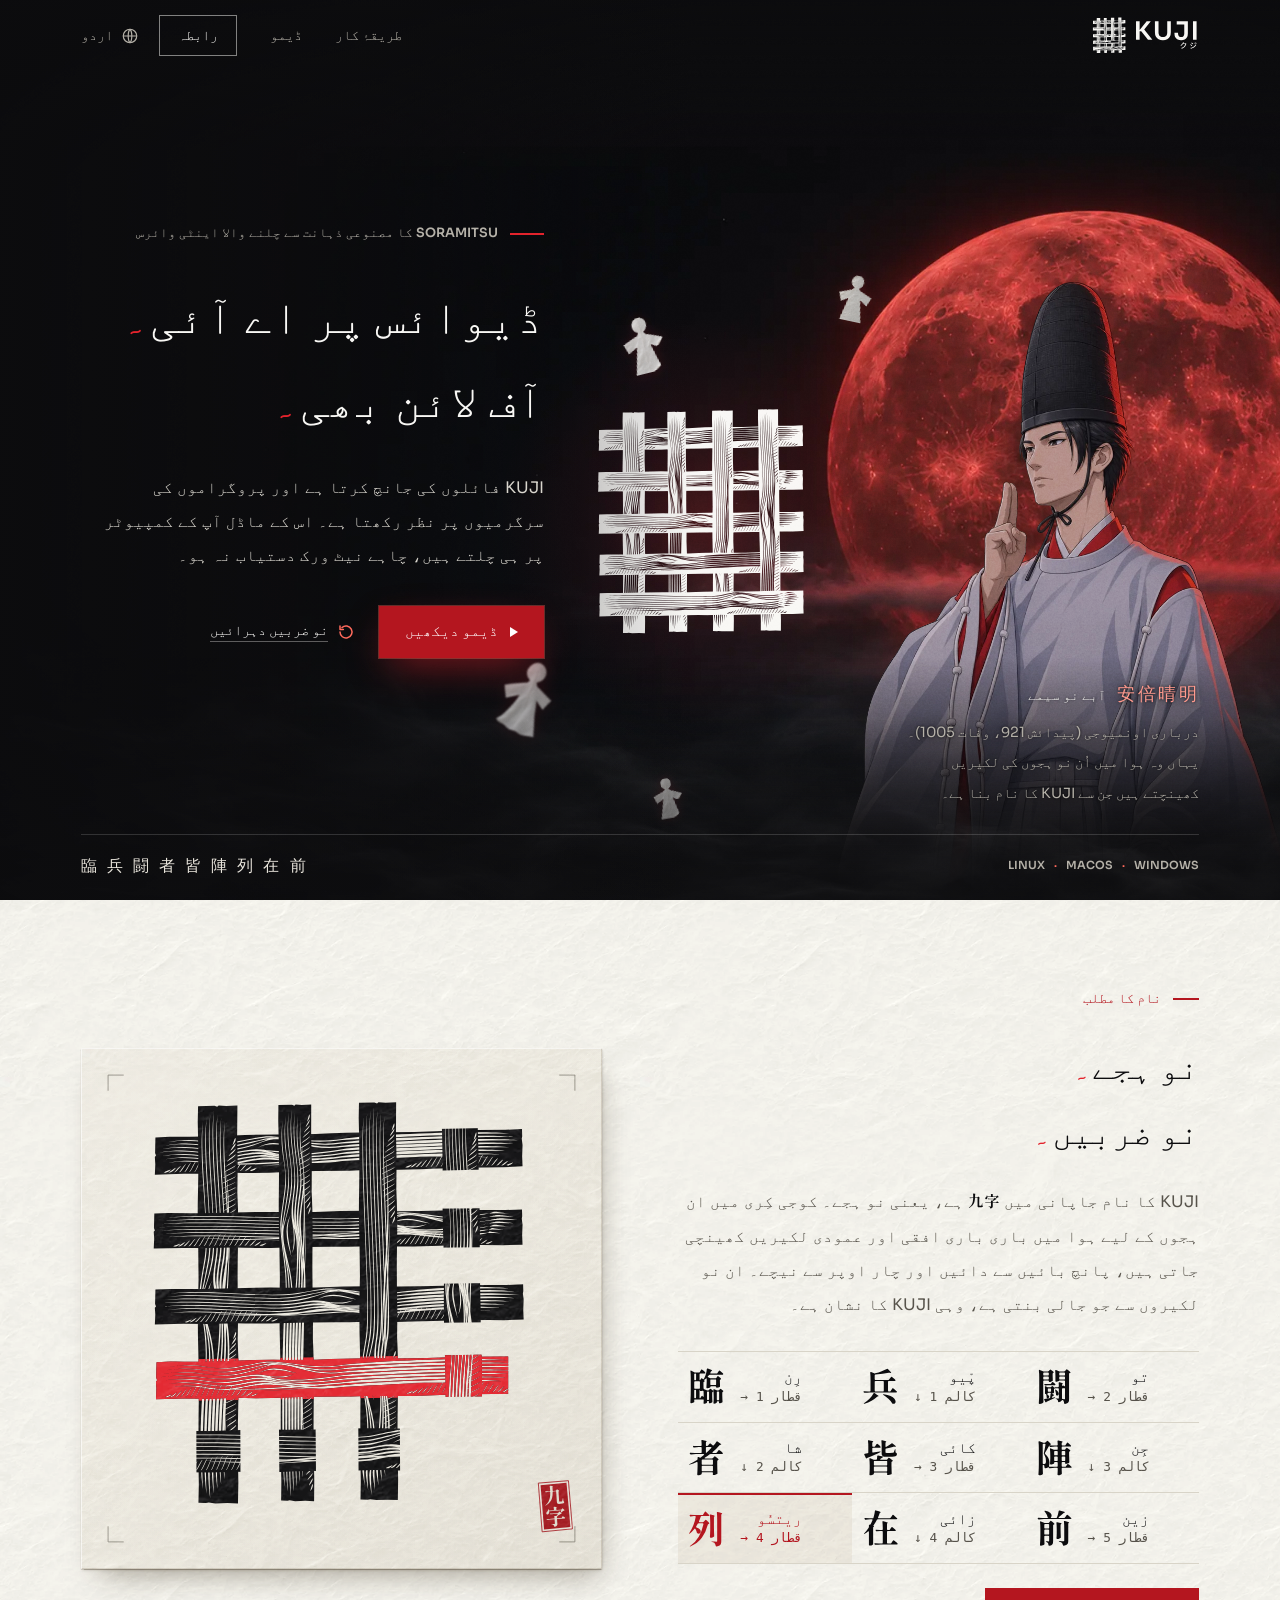
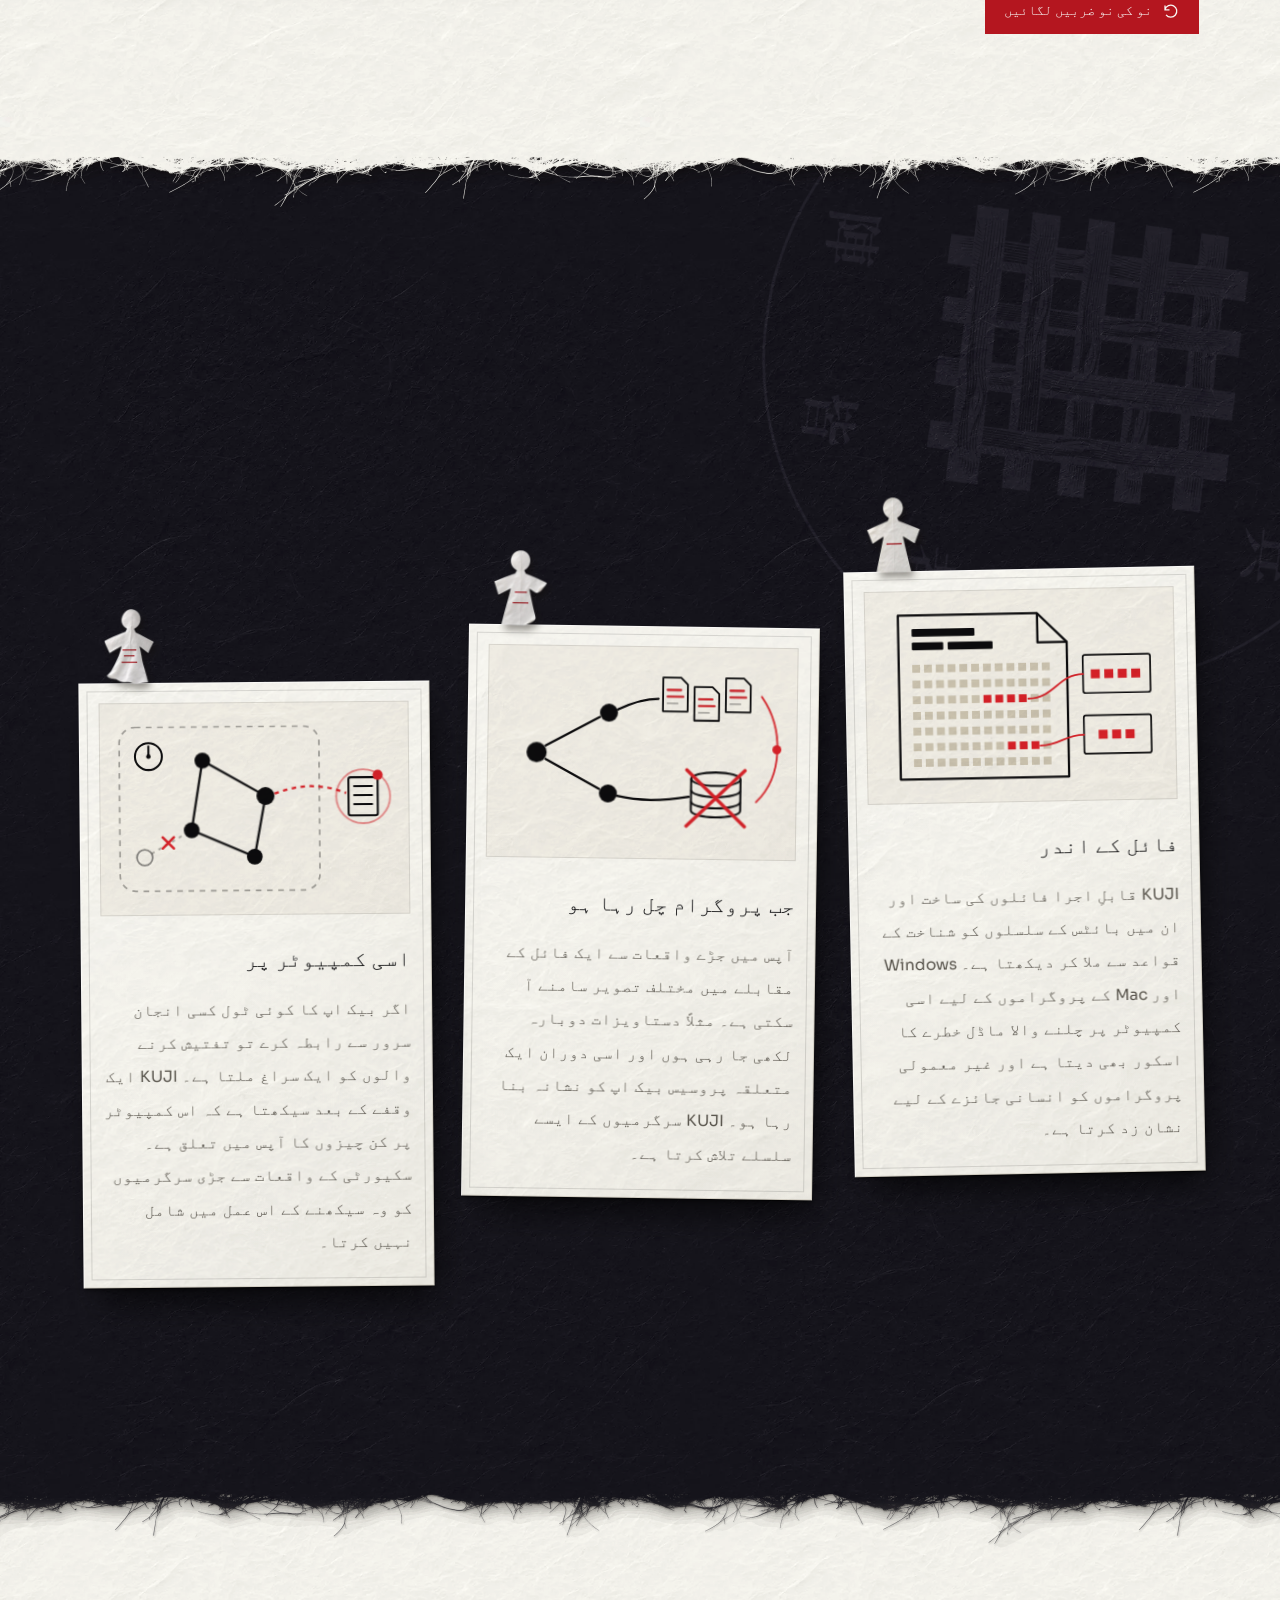
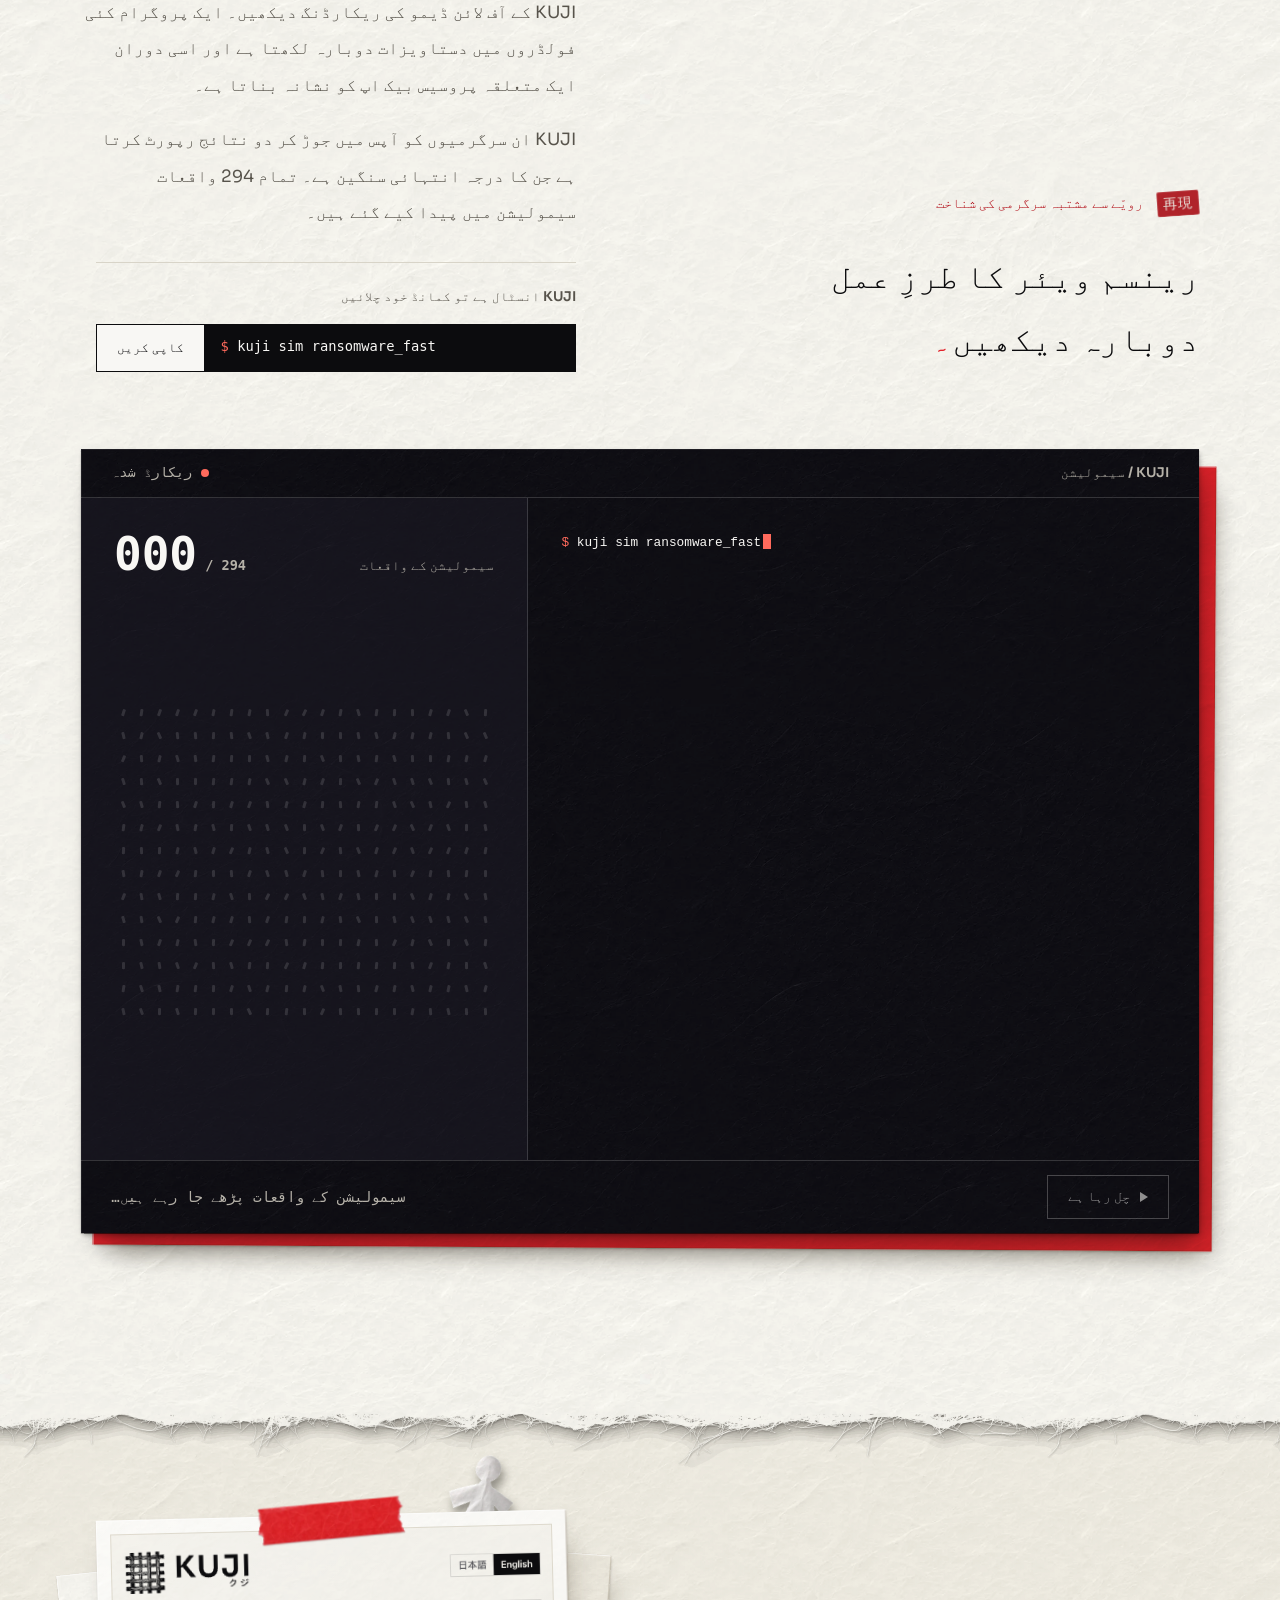
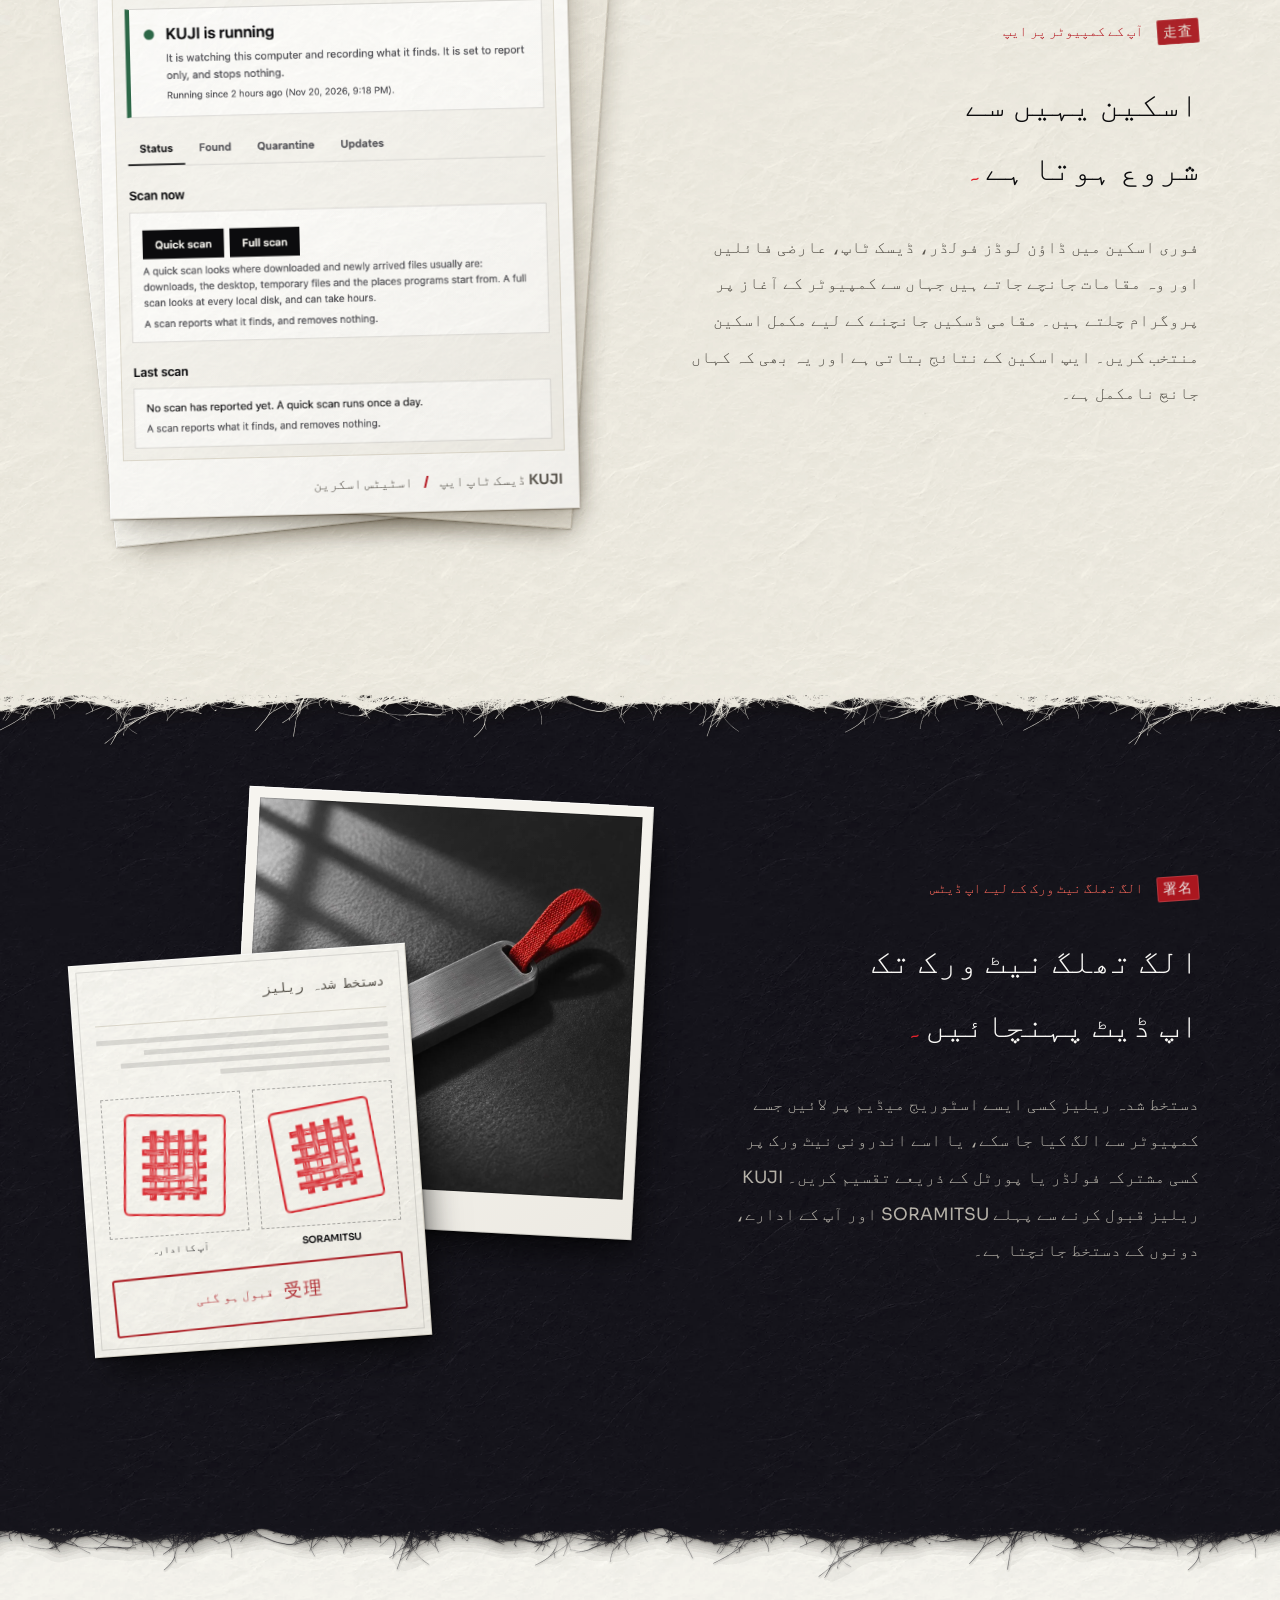
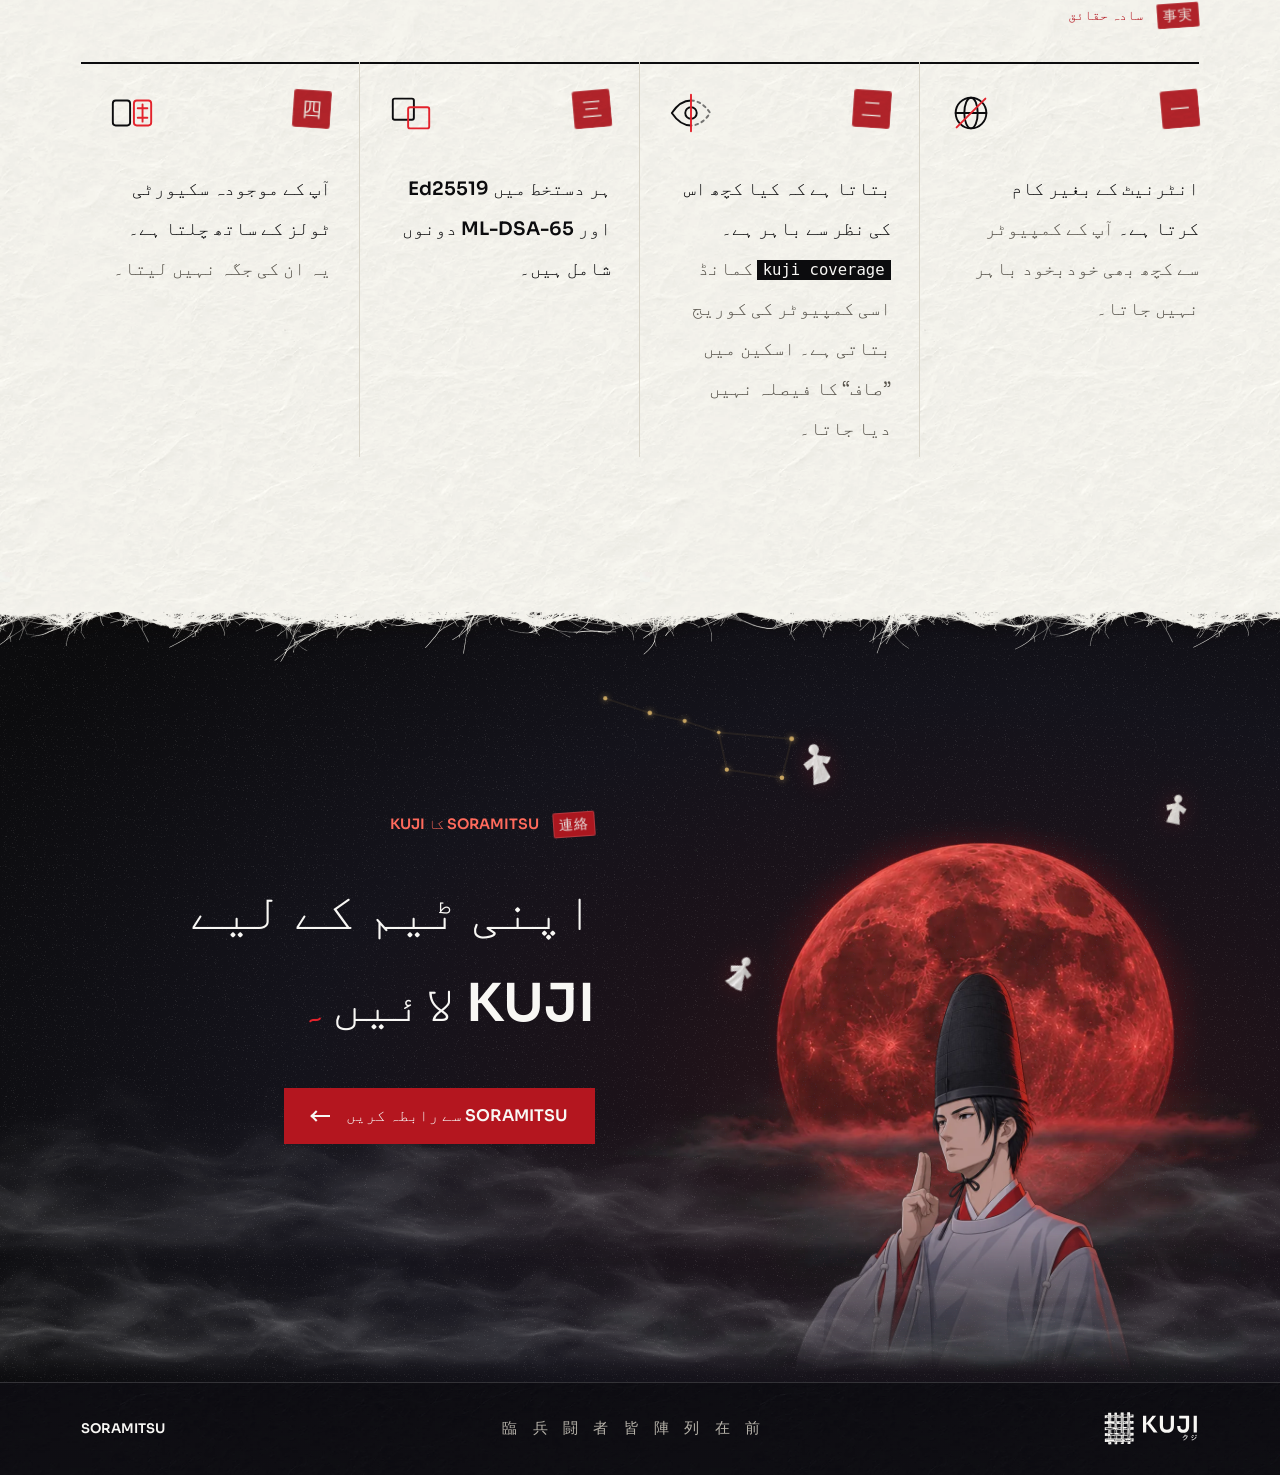
<file: ur/index.html>
<!doctype html>
<html lang="ur" dir="rtl">
  <head>
    <meta charset="utf-8" />
    <meta name="viewport" content="width=device-width,initial-scale=1" />
    <meta name="theme-color" content="#0C0C0E" />
    <title>KUJI クジ | SORAMITSU کا مصنوعی ذہانت سے چلنے والا اینٹی وائرس</title>
    <meta
      name="description"
      content="Windows، macOS اور Linux کے لیے KUJI مصنوعی ذہانت سے چلنے والا اینٹی وائرس ہے۔ فائلوں کا تجزیہ، پروگراموں کے رویّے سے مشتبہ سرگرمی کی شناخت اور مشین لرننگ، یہ سب آپ کے کمپیوٹر پر ہی ہوتا ہے، آف لائن بھی۔ سسٹم کو جانیں اور رینسم ویئر کی سیمولیشن دوبارہ دیکھیں۔"
    />
    <meta property="og:title" content="KUJI · ڈیوائس پر اے آئی۔ آف لائن بھی۔" />
    <meta
      property="og:description"
      content="SORAMITSU کے آف لائن اینڈ پوائنٹ سسٹم کو جانیں اور اس کی رینسم ویئر سیمولیشن دوبارہ دیکھیں۔"
    />
    <meta property="og:type" content="website" />
    <meta property="og:image" content="https://kuji.soramitsu.co.jp/assets/og.jpg" />
    <meta property="og:image:width" content="1200" />
    <meta property="og:image:height" content="630" />
    <meta
      property="og:image:alt"
      content="سندوری چاند کے سامنے آبے نو سیمے دو انگلیاں اٹھائے ہوئے ہیں۔ ان کے پہلو میں KUJI کی نو لکیروں والی جالی ہے۔"
    />
    <meta property="og:url" content="https://kuji.soramitsu.co.jp/ur/" />
    <meta property="og:locale" content="ur_PK" />
    <meta name="twitter:card" content="summary_large_image" />
    <link rel="canonical" href="https://kuji.soramitsu.co.jp/ur/" />
    <!-- ALTERNATES:START -->
    <link rel="alternate" hreflang="en" href="https://kuji.soramitsu.co.jp/" />
    <link rel="alternate" hreflang="ja" href="https://kuji.soramitsu.co.jp/ja/" />
    <link rel="alternate" hreflang="he" href="https://kuji.soramitsu.co.jp/he/" />
    <link rel="alternate" hreflang="ar" href="https://kuji.soramitsu.co.jp/ar/" />
    <link rel="alternate" hreflang="ru" href="https://kuji.soramitsu.co.jp/ru/" />
    <link rel="alternate" hreflang="fr" href="https://kuji.soramitsu.co.jp/fr/" />
    <link rel="alternate" hreflang="es" href="https://kuji.soramitsu.co.jp/es/" />
    <link rel="alternate" hreflang="pt" href="https://kuji.soramitsu.co.jp/pt/" />
    <link rel="alternate" hreflang="ur" href="https://kuji.soramitsu.co.jp/ur/" />
    <link rel="alternate" hreflang="bn" href="https://kuji.soramitsu.co.jp/bn/" />
    <link rel="alternate" hreflang="my" href="https://kuji.soramitsu.co.jp/my/" />
    <link rel="alternate" hreflang="km" href="https://kuji.soramitsu.co.jp/km/" />
    <link rel="alternate" hreflang="x-default" href="https://kuji.soramitsu.co.jp/" />
    <!-- ALTERNATES:END -->
    <link rel="icon" href="../assets/icon.svg" type="image/svg+xml" />
    <link
      rel="preload"
      as="font"
      type="font/woff2"
      href="../assets/sora-semibold.woff2"
      crossorigin
    />
    <link rel="preload" as="image" href="../assets/photo/sky.webp" />
    <link rel="preload" as="image" href="../assets/photo/seimei.webp" />
    <script>
      // Hold the words until the opening scene has played, and let go if its script never arrives.
      if (
        !matchMedia("(prefers-reduced-motion: reduce)").matches &&
        (!location.hash || location.hash === "#top")
      ) {
        document.documentElement.classList.add("intro-pending");
        window.kujiIntroBy = Date.now() + 4000;
        setTimeout(function () {
          if (!window.kujiHeroStarted) document.documentElement.classList.remove("intro-pending");
        }, 4000);
      }
    </script>
    <link rel="stylesheet" href="../style.css" />
    <link rel="stylesheet" href="../hero.css" />
    <link rel="stylesheet" href="../nine.css" />
    <link rel="stylesheet" href="../lang.css" />
    <script src="../hero.js" defer></script>
    <script src="../nine.js" defer></script>
    <script src="../page.js" defer></script>
  </head>
  <body>
    <a class="skip" href="#main">براہِ راست مواد پر جائیں</a>

    <svg class="sprite" aria-hidden="true" focusable="false">
      <defs>
        <symbol id="shiki" viewBox="0 0 100 140">
          <path
            style="fill: var(--doll-fill, #f8f7f4)"
            d="M50 2C60 2 67 10 67 20C67 28 62 34 56 37L59 43L97 58L88 82L67 70L78 134L22 134L33 70L12 82L3 58L41 43L44 37C38 34 33 28 33 20C33 10 40 2 50 2Z"
          />
          <path
            style="fill: var(--doll-shade, rgba(12, 12, 14, 0.07))"
            d="M50 2C60 2 67 10 67 20C67 28 62 34 56 37L59 43L97 58L88 82L67 70L78 134L50 134Z"
          />
          <path
            d="M50 38V133"
            fill="none"
            stroke-width="1"
            style="stroke: var(--doll-crease, rgba(12, 12, 14, 0.2))"
          />
        </symbol>
      </defs>
    </svg>

    <header class="mast">
      <a class="mast-home" href="#top" aria-label="KUJI کا ہوم پیج"
        ><img
          class="lockup"
          src="../assets/lockup-reversed.svg"
          width="118"
          height="45"
          alt=""
      /></a>
      <nav aria-label="مرکزی مینو">
        <a href="#system">طریقۂ کار</a><a href="#demo">ڈیمو</a
        ><a
          class="nav-contact"
          href="mailto:service@soramitsu.co.jp?subject=KUJI%20enquiry"
          >رابطہ</a
        >
      </nav>
      <details class="lang">
        <summary
          ><svg class="lang-globe" viewBox="0 0 24 24" width="18" height="18" aria-hidden="true" focusable="false"><circle cx="12" cy="12" r="9"/><path d="M3 12h18M12 3c3.200 3.300 3.200 14.700 0 18M12 3c-3.200 3.300-3.200 14.700 0 18"/></svg
          ><span class="sr-only">زبان: </span
          ><!-- CURRENT:START --><span class="lang-current" lang="ur" dir="rtl" translate="no">اردو</span><!-- CURRENT:END --></summary
        >
        <!-- LANGS:START -->
        <ul class="lang-list" translate="no">
          <li><a href="../" hreflang="en" lang="en">English</a></li>
          <li><a href="../ja/" hreflang="ja" lang="ja">日本語</a></li>
          <li><a href="../he/" hreflang="he" lang="he" dir="rtl">עברית</a></li>
          <li><a href="../ar/" hreflang="ar" lang="ar" dir="rtl">العربية</a></li>
          <li><a href="../ru/" hreflang="ru" lang="ru">Русский</a></li>
          <li><a href="../fr/" hreflang="fr" lang="fr">Français</a></li>
          <li><a href="../es/" hreflang="es" lang="es">Español</a></li>
          <li><a href="../pt/" hreflang="pt" lang="pt-BR">Português</a></li>
          <li><a href="../ur/" hreflang="ur" lang="ur" dir="rtl" aria-current="page">اردو</a></li>
          <li><a href="../bn/" hreflang="bn" lang="bn">বাংলা</a></li>
          <li><a href="../my/" hreflang="my" lang="my">မြန်မာ</a></li>
          <li><a href="../km/" hreflang="km" lang="km">ខ្មែរ</a></li>
        </ul>
        <!-- LANGS:END -->
      </details>
      <span class="mast-progress" aria-hidden="true"></span>
    </header>

    <main id="main">
      <section class="hero" id="top" aria-labelledby="hero-title">
        <!-- HERO:START -->
<div class="hero-stage" aria-hidden="true">
  <div class="hs-world">
    <img class="hs-l" id="hs-sky" data-depth=".3" style="--x:106;--y:-69;--w:1676;--h:1117" src="../assets/photo/sky.webp" width="1536" height="1024" alt="" decoding="async" fetchpriority="high" />
    <img class="hs-l hs-soft" id="hs-sky-soft" data-depth=".3" style="--x:106;--y:-69;--w:1676;--h:1117" src="../assets/photo/sky-soft.webp" width="640" height="427" alt="" decoding="async" />
    <div class="hs-l hs-mist hs-mist-far" data-depth=".16" style="--x:-2800;--y:520;--w:6804;--h:420;--n:3400;--tiles:6"><i></i></div>
    <img class="hs-l hs-soft" id="hs-seimei-soft" style="--x:872;--y:92;--w:708;--h:1062" src="../assets/photo/seimei-soft.webp" width="341" height="512" alt="" decoding="async" />
    <img class="hs-l" id="hs-seimei" style="--x:872;--y:92;--w:708;--h:1062" src="../assets/photo/seimei.webp" width="1024" height="1536" alt="" decoding="async" fetchpriority="high" />
    <img class="hs-l hs-blink" style="--x:1163.08;--y:351.97;--w:72.6;--h:36.64" src="../assets/photo/seimei-eyes.webp" width="105" height="53" alt="" decoding="async" />
    <div class="hs-l hs-floor" style="--x:-4000;--y:650;--w:9600;--h:3600;--n:480"></div>
  </div>
  <div class="hs-veil" id="hs-veil"></div>

  <svg class="hero-svg" id="hero-svg" viewBox="-182 -86 1690 1056" preserveAspectRatio="xMaxYMax slice" focusable="false">
    <defs>
      <radialGradient id="h-latglow">
        <stop offset="0" stop-color="#E3232C" stop-opacity=".5"/>
        <stop offset=".5" stop-color="#E3232C" stop-opacity=".16"/>
        <stop offset="1" stop-color="#E3232C" stop-opacity="0"/>
      </radialGradient>
      <radialGradient id="h-flashfill">
        <stop offset="0" stop-color="#FFF4EC" stop-opacity=".85"/>
        <stop offset=".3" stop-color="#FF8A78" stop-opacity=".4"/>
        <stop offset="1" stop-color="#E3232C" stop-opacity="0"/>
      </radialGradient>
      <clipPath id="h-reveal">
        <polygon class="h-clip" points="0,0 358,0 358,376 0,376"/>
        <polygon class="h-clip" points="0,0 358,0 358,376 0,376"/>
        <polygon class="h-clip" points="0,0 358,0 358,376 0,376"/>
        <polygon class="h-clip" points="0,0 358,0 358,376 0,376"/>
        <polygon class="h-clip" points="0,0 358,0 358,376 0,376"/>
        <polygon class="h-clip" points="0,0 358,0 358,376 0,376"/>
        <polygon class="h-clip" points="0,0 358,0 358,376 0,376"/>
        <polygon class="h-clip" points="0,0 358,0 358,376 0,376"/>
        <polygon class="h-clip" points="0,0 358,0 358,376 0,376"/>
      </clipPath>
    </defs>

    <g id="h-kanji" fill="#E3232C">
      <use class="h-kj" href="../assets/seals.svg#seal-1" x="-150" y="-150" width="300" height="300"/>
      <use class="h-kj" href="../assets/seals.svg#seal-2" x="-150" y="-150" width="300" height="300"/>
      <use class="h-kj" href="../assets/seals.svg#seal-3" x="-150" y="-150" width="300" height="300"/>
      <use class="h-kj" href="../assets/seals.svg#seal-4" x="-150" y="-150" width="300" height="300"/>
      <use class="h-kj" href="../assets/seals.svg#seal-5" x="-150" y="-150" width="300" height="300"/>
      <use class="h-kj" href="../assets/seals.svg#seal-6" x="-150" y="-150" width="300" height="300"/>
      <use class="h-kj" href="../assets/seals.svg#seal-7" x="-150" y="-150" width="300" height="300"/>
      <use class="h-kj" href="../assets/seals.svg#seal-8" x="-150" y="-150" width="300" height="300"/>
      <use class="h-kj" href="../assets/seals.svg#seal-9" x="-150" y="-150" width="300" height="300"/>
    </g>

    <g id="h-lattice" transform="translate(745 470) scale(.82) translate(-179 -188)">
      <circle id="h-latglow-c" cx="179" cy="188" r="330" fill="url(#h-latglow)"/>
      <circle id="h-ring" cx="179" cy="188" r="10" fill="none" stroke="#FF6A5C" stroke-width="1.6" opacity="0"/>
      <circle id="h-flash" cx="179" cy="188" r="420" fill="url(#h-flashfill)" opacity="0"/>
      <g id="h-halos" fill="none" stroke-linecap="round"></g>
      <g clip-path="url(#h-reveal)">
        <image id="h-mark" href="../assets/mark-reversed.svg" width="358" height="376"/>
      </g>
      <g id="h-cores" fill="none" stroke-linecap="round">
        <path class="h-core" d="M12 57L341 50"/>
        <path class="h-core" d="M68 12L69 368"/>
        <path class="h-core" d="M11 124L341 121"/>
        <path class="h-core" d="M137 11L140 366"/>
        <path class="h-core" d="M12 192L342 188"/>
        <path class="h-core" d="M211 9L213 365"/>
        <path class="h-core" d="M13 258L342 253"/>
        <path class="h-core" d="M284.500 7L289.500 364"/>
        <path class="h-core" d="M13 322L342 318"/>
      </g>
    </g>

    <path id="h-sparks-glow" fill="none" stroke-linecap="round" d=""/>
    <path id="h-sparks" fill="none" stroke-linecap="round" d=""/>
  </svg>

  <img class="hs-hand" id="hs-hand" data-tip-x="200" data-tip-y="392" data-angle="26.1" data-unit="0.215" src="../assets/photo/hand.webp" width="1836" height="2600" alt="" decoding="async" />
  <img class="hs-hand hs-hand-lit" id="hs-hand-lit" src="../assets/photo/hand-tip.webp" width="1010" height="1200" alt="" decoding="async" />

  <div class="hs-world hs-world-front">
    <div class="hs-l hs-mist hs-mist-near" data-depth="-.22" style="--x:-2600;--y:690;--w:6804;--h:360;--n:3400;--tiles:7"><i></i></div>
    <div class="hs-l hs-motes" data-depth="-.12" style="--x:380;--y:60;--w:1240;--h:860;--n:1240"><i style="--mx:17.5%;--my:71.8%;--ms:0.83%;--mo:0.61;--md:11.2s;--mw:-15.1s;--mdx:2%"></i><i style="--mx:19.3%;--my:59.1%;--ms:0.94%;--mo:0.36;--md:18.3s;--mw:-8.1s;--mdx:-2%"></i><i style="--mx:76.6%;--my:36.1%;--ms:0.52%;--mo:0.37;--md:19.0s;--mw:-14.0s;--mdx:1%"></i><i style="--mx:59.9%;--my:20.7%;--ms:0.60%;--mo:0.62;--md:10.2s;--mw:-18.1s;--mdx:-1%"></i><i style="--mx:4.2%;--my:75.8%;--ms:0.42%;--mo:0.79;--md:9.2s;--mw:-3.1s;--mdx:3%"></i><i style="--mx:34.2%;--my:55.8%;--ms:0.49%;--mo:0.37;--md:17.7s;--mw:-4.5s;--mdx:-2%"></i><i style="--mx:21.6%;--my:93.6%;--ms:1.02%;--mo:0.77;--md:16.6s;--mw:-11.0s;--mdx:3%"></i><i style="--mx:8.7%;--my:61.7%;--ms:0.77%;--mo:0.56;--md:12.4s;--mw:-2.8s;--mdx:2%"></i><i style="--mx:40.5%;--my:46.5%;--ms:0.69%;--mo:0.56;--md:18.9s;--mw:-7.3s;--mdx:-3%"></i><i style="--mx:80.4%;--my:30.4%;--ms:0.89%;--mo:0.89;--md:9.0s;--mw:-1.3s;--mdx:2%"></i><i style="--mx:72.3%;--my:35.3%;--ms:0.81%;--mo:0.66;--md:15.2s;--mw:-3.4s;--mdx:-2%"></i><i style="--mx:60.9%;--my:83.0%;--ms:0.60%;--mo:0.77;--md:18.3s;--mw:-4.7s;--mdx:-2%"></i><i style="--mx:8.2%;--my:81.5%;--ms:0.93%;--mo:0.56;--md:15.8s;--mw:-12.8s;--mdx:3%"></i><i style="--mx:92.1%;--my:49.7%;--ms:1.09%;--mo:0.88;--md:14.9s;--mw:-16.8s;--mdx:1%"></i><i style="--mx:49.6%;--my:70.0%;--ms:1.05%;--mo:0.49;--md:14.6s;--mw:-8.3s;--mdx:1%"></i><i style="--mx:74.7%;--my:55.7%;--ms:0.98%;--mo:0.38;--md:11.6s;--mw:-5.5s;--mdx:1%"></i></div>
    <span class="hs-doll" data-depth=".1" style="--x:668;--y:238;--r:-14;--s:.56"><img src="../assets/photo/doll-2.webp" width="700" height="980" alt="" decoding="async" /></span>
    <span class="hs-doll hs-doll-far" data-depth=".22" style="--x:946;--y:176;--r:12;--s:.46"><img src="../assets/photo/doll-1.webp" width="700" height="980" alt="" decoding="async" /></span>
    <span class="hs-doll hs-doll-near" data-depth="-.2" style="--x:512;--y:704;--r:18;--s:.74"><img src="../assets/photo/doll-3.webp" width="700" height="980" alt="" decoding="async" /></span>
    <span class="hs-doll hs-doll-far" data-depth=".16" style="--x:700;--y:836;--r:-10;--s:.4;--ny:730"><img src="../assets/photo/doll-2.webp" width="700" height="980" alt="" decoding="async" /></span>
  </div>
  <div class="hs-grain"></div>
  <div class="hs-vignette"></div>
</div>
<div class="hero-scrim" aria-hidden="true"></div>

<p class="hero-card" aria-hidden="true"><span lang="ja">安倍晴明</span><b>آبے نو سیمے</b></p>

<div class="hero-copy">
  <p class="hero-eyebrow"><span></span>SORAMITSU کا مصنوعی ذہانت سے چلنے والا اینٹی وائرس</p>
  <h1 id="hero-title">ڈیوائس پر اے آئی<span>۔</span><br />آف لائن بھی<span>۔</span></h1>
  <p class="hero-intro">
    KUJI فائلوں کی جانچ کرتا ہے اور پروگراموں کی سرگرمیوں پر نظر رکھتا ہے۔ اس کے ماڈل آپ کے کمپیوٹر پر ہی چلتے ہیں، چاہے نیٹ ورک دستیاب نہ ہو۔
  </p>
  <div class="hero-actions">
    <a class="hero-button" href="#demo"><span class="hero-play" aria-hidden="true"></span>ڈیمو دیکھیں</a>
    <button class="hero-replay" id="hero-replay" type="button" hidden>
      <svg viewBox="0 0 24 24" width="18" height="18" aria-hidden="true" focusable="false"><path fill="none" stroke="currentColor" stroke-width="2" stroke-linecap="round" stroke-linejoin="round" d="M4 12a8 8 0 1 0 2.6-5.900M4 4v4.500h4.500"/></svg> نو ضربیں دہرائیں
    </button>
  </div>
</div>

<p class="hero-plate">
  <span lang="ja">安倍晴明</span> آبے نو سیمے <small>درباری اونمیوجی (پیدائش 921، وفات 1005)۔ یہاں وہ ہوا میں اُن نو ہجوں کی لکیریں کھینچتے ہیں جن سے KUJI کا نام بنا ہے۔</small>
</p>

<div class="hero-foot">
  <span translate="no">Linux <b>·</b> macOS <b>·</b> Windows</span>
  <span class="hero-chant" lang="ja"><i>臨</i><i>兵</i><i>闘</i><i>者</i><i>皆</i><i>陣</i><i>列</i><i>在</i><i>前</i></span>
</div>

<button class="hero-skip" id="hero-skip" type="button" hidden>تعارف چھوڑیں</button>
<!-- HERO:END -->
      </section>
      <!-- NINE:START -->
<section class="nine" id="nine" aria-labelledby="nine-title">
  <div class="nine-layout">
    <div class="nine-intro">
      <p class="nine-label">نام کا مطلب</p>
      <h2 class="nine-title" id="nine-title">نو ہجے<span>۔</span><br />نو ضربیں<span>۔</span></h2>
      <p class="nine-description">
        KUJI کا نام جاپانی میں <span class="nine-name" lang="ja"><span class="nine-spoken">九字</span><svg viewBox="0 0 2000 1000" aria-hidden="true"><use href="../assets/seals.svg#seal-ku" width="1000" height="1000"/><use href="../assets/seals.svg#seal-ji" x="1000" width="1000" height="1000"/></svg></span> ہے، یعنی نو ہجے۔ کوجی کِری میں ان ہجوں کے لیے ہوا میں باری باری افقی اور عمودی لکیریں کھینچی جاتی ہیں، پانچ بائیں سے دائیں اور چار اوپر سے نیچے۔ ان نو لکیروں سے جو جالی بنتی ہے، وہی KUJI کا نشان ہے۔
      </p>
    </div>

    <svg class="nine-print" viewBox="0 0 500 500" role="img" aria-labelledby="nine-print-title">
      <title id="nine-print-title">KUJI کی کندہ جالی، جس میں پانچ افقی اور چار عمودی لکیریں ہیں</title>
      <path class="nine-register" fill="none" d="M26 41V26H41 M459 26H474V41 M474 459V474H459 M41 474H26V459" />
      <svg class="nine-ghost" x="18" y="18" width="464" height="464" viewBox="0 0 1000 1000" aria-hidden="true">
        <use href="../assets/seals.svg#seal-1" width="1000" height="1000" />
      </svg>
      <svg x="58" y="42" width="384" height="404" viewBox="0 0 358 376">
        <defs>
          <image id="nine-impression" href="../assets/mark.svg" width="358" height="376" />
          <filter id="nine-color" x="0" y="0" width="100%" height="100%" color-interpolation-filters="sRGB">
            <feFlood class="nine-pigment" flood-color="#E3232C" />
            <feComposite in2="SourceGraphic" operator="in" />
          </filter>
          <clipPath id="nine-drawn"></clipPath>
          <clipPath id="nine-current"><rect x="-1.5" y="-1.5" width="0" height="35" /></clipPath>
        </defs>
        <use class="nine-ink" href="#nine-impression" />
        <g class="nine-vermilion" clip-path="url(#nine-current)">
          <use href="#nine-impression" filter="url(#nine-color)" />
        </g>
      </svg>
      <g class="nine-chop" transform="translate(440 419) rotate(-4)">
        <path fill="currentColor" d="M1 .8 26 0 26.8 42.6 1.4 43.2Z" />
        <path fill="none" stroke="currentColor" stroke-width=".8" d="m-1-1.5 29-.3.6 46.4-29.2.8Z" />
        <g class="nine-chop-type">
          <use href="../assets/seals.svg#seal-ku" x="3" y="1" width="21" height="21" />
          <use href="../assets/seals.svg#seal-ji" x="3" y="21" width="21" height="21" />
        </g>
      </g>
      <pattern id="nine-fibre-tile" patternUnits="userSpaceOnUse" width="560" height="560">
        <image href="../assets/photo/ink-fibre.webp" width="560" height="560" />
      </pattern>
      <rect class="nine-fibre" width="500" height="500" fill="url(#nine-fibre-tile)" />
    </svg>

    <div class="nine-controls">
      <div class="nine-grid">
        <button class="nine-cut" type="button" disabled>
          <span class="nine-glyph" lang="ja"><span class="nine-spoken">臨</span><svg viewBox="0 0 1000 1000" aria-hidden="true"><use href="../assets/seals.svg#seal-1"/></svg></span>
          <span class="nine-caption"><span class="nine-reading">رِن</span><span class="nine-direction">قطار 1 →</span></span>
        </button>
        <button class="nine-cut" type="button" disabled>
          <span class="nine-glyph" lang="ja"><span class="nine-spoken">兵</span><svg viewBox="0 0 1000 1000" aria-hidden="true"><use href="../assets/seals.svg#seal-2"/></svg></span>
          <span class="nine-caption"><span class="nine-reading">پْیو</span><span class="nine-direction">کالم 1 ↓</span></span>
        </button>
        <button class="nine-cut" type="button" disabled>
          <span class="nine-glyph" lang="ja"><span class="nine-spoken">闘</span><svg viewBox="0 0 1000 1000" aria-hidden="true"><use href="../assets/seals.svg#seal-3"/></svg></span>
          <span class="nine-caption"><span class="nine-reading">تو</span><span class="nine-direction">قطار 2 →</span></span>
        </button>
        <button class="nine-cut" type="button" disabled>
          <span class="nine-glyph" lang="ja"><span class="nine-spoken">者</span><svg viewBox="0 0 1000 1000" aria-hidden="true"><use href="../assets/seals.svg#seal-4"/></svg></span>
          <span class="nine-caption"><span class="nine-reading">شا</span><span class="nine-direction">کالم 2 ↓</span></span>
        </button>
        <button class="nine-cut" type="button" disabled>
          <span class="nine-glyph" lang="ja"><span class="nine-spoken">皆</span><svg viewBox="0 0 1000 1000" aria-hidden="true"><use href="../assets/seals.svg#seal-5"/></svg></span>
          <span class="nine-caption"><span class="nine-reading">کائی</span><span class="nine-direction">قطار 3 →</span></span>
        </button>
        <button class="nine-cut" type="button" disabled>
          <span class="nine-glyph" lang="ja"><span class="nine-spoken">陣</span><svg viewBox="0 0 1000 1000" aria-hidden="true"><use href="../assets/seals.svg#seal-6"/></svg></span>
          <span class="nine-caption"><span class="nine-reading">جِن</span><span class="nine-direction">کالم 3 ↓</span></span>
        </button>
        <button class="nine-cut" type="button" disabled>
          <span class="nine-glyph" lang="ja"><span class="nine-spoken">列</span><svg viewBox="0 0 1000 1000" aria-hidden="true"><use href="../assets/seals.svg#seal-7"/></svg></span>
          <span class="nine-caption"><span class="nine-reading">ریتسُو</span><span class="nine-direction">قطار 4 →</span></span>
        </button>
        <button class="nine-cut" type="button" disabled>
          <span class="nine-glyph" lang="ja"><span class="nine-spoken">在</span><svg viewBox="0 0 1000 1000" aria-hidden="true"><use href="../assets/seals.svg#seal-8"/></svg></span>
          <span class="nine-caption"><span class="nine-reading">زائی</span><span class="nine-direction">کالم 4 ↓</span></span>
        </button>
        <button class="nine-cut" type="button" disabled>
          <span class="nine-glyph" lang="ja"><span class="nine-spoken">前</span><svg viewBox="0 0 1000 1000" aria-hidden="true"><use href="../assets/seals.svg#seal-9"/></svg></span>
          <span class="nine-caption"><span class="nine-reading">زین</span><span class="nine-direction">قطار 5 →</span></span>
        </button>
      </div>
      <button class="nine-replay" type="button" disabled>
        <svg width="18" height="18" viewBox="0 0 24 24" fill="none" stroke="currentColor" stroke-width="1.7" aria-hidden="true"><path d="M4 10a8 8 0 1 1 1.4 7.1M4 4.5v6h6"/></svg> نو کی نو ضربیں لگائیں
      </button>
    </div>
  </div>
</section>
<!-- NINE:END -->

      <section
        class="band dark system"
        id="system"
        aria-labelledby="system-title"
        data-live
      >
        <img
          class="system-emblem"
          src="../assets/emblem-reversed.svg"
          alt=""
          width="512"
          height="512"
          loading="lazy"
        />
        <div class="wrap">
          <header class="sec-head" data-reveal>
            <p class="section-label">
              <span class="jp" lang="ja" aria-hidden="true">証拠</span>ڈیوائس پر تجزیہ
            </p>
            <h2 id="system-title">
              کسی پروگرام پر<br />شک کیوں ہوتا ہے<span>؟</span>
            </h2>
          </header>

          <ol class="evidence" role="list">
            <li class="evi" data-reveal="card" style="--i: 0">
              <span class="evi-doll" aria-hidden="true"
                ><img class="pdoll" src="../assets/photo/doll-1-240.webp" alt="" width="240" height="336" loading="lazy" decoding="async"
                /><span class="doll-num" lang="ja">一</span></span
              >
              <div class="vis" aria-hidden="true">
                <svg class="v v-file" viewBox="0 0 260 170" focusable="false">
                  <path
                    d="M22 12H146L172 38V158H22Z"
                    fill="#fff"
                    stroke="#0C0C0E"
                    stroke-width="2"
                    stroke-linejoin="round"
                  />
                  <path
                    d="M146 12V38H172"
                    fill="none"
                    stroke="#0C0C0E"
                    stroke-width="2"
                    stroke-linejoin="round"
                  />
                  <g fill="#0C0C0E">
                    <rect x="34" y="24" width="56" height="7" rx="1" />
                    <rect x="34" y="36" width="28" height="7" rx="1" />
                    <rect x="66" y="36" width="40" height="7" rx="1" />
                  </g>
                  <g fill="#D7D1C3"><rect x="34" y="56" width="7" height="7"/><rect x="44.5" y="56" width="7" height="7"/><rect x="55" y="56" width="7" height="7"/><rect x="65.5" y="56" width="7" height="7"/><rect x="76" y="56" width="7" height="7"/><rect x="86.5" y="56" width="7" height="7"/><rect x="97" y="56" width="7" height="7"/><rect x="107.5" y="56" width="7" height="7"/><rect x="118" y="56" width="7" height="7"/><rect x="128.5" y="56" width="7" height="7"/><rect x="139" y="56" width="7" height="7"/><rect x="149.5" y="56" width="7" height="7"/><rect x="34" y="70" width="7" height="7"/><rect x="44.5" y="70" width="7" height="7"/><rect x="55" y="70" width="7" height="7"/><rect x="65.5" y="70" width="7" height="7"/><rect x="76" y="70" width="7" height="7"/><rect x="86.5" y="70" width="7" height="7"/><rect x="97" y="70" width="7" height="7"/><rect x="107.5" y="70" width="7" height="7"/><rect x="118" y="70" width="7" height="7"/><rect x="128.5" y="70" width="7" height="7"/><rect x="139" y="70" width="7" height="7"/><rect x="149.5" y="70" width="7" height="7"/><rect x="34" y="84" width="7" height="7"/><rect x="44.5" y="84" width="7" height="7"/><rect x="55" y="84" width="7" height="7"/><rect x="65.5" y="84" width="7" height="7"/><rect x="76" y="84" width="7" height="7"/><rect x="86.5" y="84" width="7" height="7"/><rect x="139" y="84" width="7" height="7"/><rect x="149.5" y="84" width="7" height="7"/><rect x="34" y="98" width="7" height="7"/><rect x="44.5" y="98" width="7" height="7"/><rect x="55" y="98" width="7" height="7"/><rect x="65.5" y="98" width="7" height="7"/><rect x="76" y="98" width="7" height="7"/><rect x="86.5" y="98" width="7" height="7"/><rect x="97" y="98" width="7" height="7"/><rect x="107.5" y="98" width="7" height="7"/><rect x="118" y="98" width="7" height="7"/><rect x="128.5" y="98" width="7" height="7"/><rect x="139" y="98" width="7" height="7"/><rect x="149.5" y="98" width="7" height="7"/><rect x="34" y="112" width="7" height="7"/><rect x="44.5" y="112" width="7" height="7"/><rect x="55" y="112" width="7" height="7"/><rect x="65.5" y="112" width="7" height="7"/><rect x="76" y="112" width="7" height="7"/><rect x="86.5" y="112" width="7" height="7"/><rect x="97" y="112" width="7" height="7"/><rect x="107.5" y="112" width="7" height="7"/><rect x="118" y="112" width="7" height="7"/><rect x="128.5" y="112" width="7" height="7"/><rect x="139" y="112" width="7" height="7"/><rect x="149.5" y="112" width="7" height="7"/><rect x="34" y="126" width="7" height="7"/><rect x="44.5" y="126" width="7" height="7"/><rect x="55" y="126" width="7" height="7"/><rect x="65.5" y="126" width="7" height="7"/><rect x="76" y="126" width="7" height="7"/><rect x="86.5" y="126" width="7" height="7"/><rect x="97" y="126" width="7" height="7"/><rect x="107.5" y="126" width="7" height="7"/><rect x="149.5" y="126" width="7" height="7"/><rect x="34" y="140" width="7" height="7"/><rect x="44.5" y="140" width="7" height="7"/><rect x="55" y="140" width="7" height="7"/><rect x="65.5" y="140" width="7" height="7"/><rect x="76" y="140" width="7" height="7"/><rect x="86.5" y="140" width="7" height="7"/><rect x="97" y="140" width="7" height="7"/><rect x="107.5" y="140" width="7" height="7"/><rect x="118" y="140" width="7" height="7"/><rect x="128.5" y="140" width="7" height="7"/><rect x="139" y="140" width="7" height="7"/><rect x="149.5" y="140" width="7" height="7"/></g>
                  <g class="a-hit h1" fill="#E3232C"><rect x="97" y="84" width="7" height="7"/><rect x="107.5" y="84" width="7" height="7"/><rect x="118" y="84" width="7" height="7"/><rect x="128.5" y="84" width="7" height="7"/></g>
                  <g class="a-hit h2" fill="#E3232C"><rect x="118" y="126" width="7" height="7"/><rect x="128.5" y="126" width="7" height="7"/><rect x="139" y="126" width="7" height="7"/></g>
                  <g fill="none" stroke="#0C0C0E" stroke-width="1.5">
                    <rect x="186" y="50" width="60" height="34" rx="2" fill="#fff" />
                    <rect x="186" y="104" width="60" height="34" rx="2" fill="#fff" />
                  </g>
                  <g class="rc rc1" fill="#E3232C">
                    <rect x="193" y="63" width="8" height="8" />
                    <rect x="205" y="63" width="8" height="8" />
                    <rect x="217" y="63" width="8" height="8" />
                    <rect x="229" y="63" width="8" height="8" />
                  </g>
                  <g class="rc rc2" fill="#E3232C">
                    <rect x="199" y="117" width="8" height="8" />
                    <rect x="211" y="117" width="8" height="8" />
                    <rect x="223" y="117" width="8" height="8" />
                  </g>
                  <g
                    fill="none"
                    stroke="#E3232C"
                    stroke-width="1.6"
                    stroke-linecap="round"
                  >
                    <path class="a-draw c1" pathLength="1" d="M137 88C160 88 164 67 186 67" />
                    <path class="a-draw c2" pathLength="1" d="M147 130C165 130 168 121 186 121" />
                  </g>
                  <g class="scan" opacity="0">
                    <rect x="22" y="-16" width="150" height="16" fill="#E3232C" opacity=".12" />
                    <rect x="22" y="-7" width="150" height="7" fill="#E3232C" opacity=".18" />
                    <rect x="18" y="0" width="158" height="2" fill="#E3232C" />
                  </g>
                </svg>
              </div>
              <h3>فائل کے اندر</h3>
              <p>
                KUJI قابلِ اجرا فائلوں کی ساخت اور ان میں بائٹس کے سلسلوں کو شناخت کے قواعد سے ملا کر دیکھتا ہے۔ Windows اور Mac کے پروگراموں کے لیے اسی کمپیوٹر پر چلنے والا ماڈل خطرے کا اسکور بھی دیتا ہے اور غیر معمولی پروگراموں کو انسانی جائزے کے لیے نشان زد کرتا ہے۔
              </p>
            </li>

            <li class="evi" data-reveal="card" style="--i: 1">
              <span class="evi-doll" aria-hidden="true"
                ><img class="pdoll" src="../assets/photo/doll-2-240.webp" alt="" width="240" height="336" loading="lazy" decoding="async"
                /><span class="doll-num" lang="ja">二</span></span
              >
              <div class="vis" aria-hidden="true">
                <svg class="v v-run" viewBox="0 0 260 170" focusable="false">
                  <g
                    fill="none"
                    stroke="#0C0C0E"
                    stroke-width="2"
                    stroke-linecap="round"
                  >
                    <path class="a-draw e1" pathLength="1" d="M44 80L92 54" />
                    <path class="a-draw e2" pathLength="1" d="M44 92L92 118" />
                    <path class="a-draw e3" pathLength="1" d="M108 47C122 40 132 37 144 37" />
                    <path class="a-draw e4" pathLength="1" d="M108 124C130 129 150 128 172 124" />
                  </g>
                  <g fill="#0C0C0E">
                    <circle class="a-pop n1" cx="36" cy="86" r="9" />
                    <circle class="a-pop n2" cx="100" cy="50" r="8" />
                    <circle class="a-pop n3" cx="100" cy="122" r="8" />
                  </g>
                  <g
                    class="a-fade docs"
                    fill="#fff"
                    stroke="#0C0C0E"
                    stroke-width="1.6"
                    stroke-linejoin="round"
                  >
                    <path d="M148 18h16l6 6v24h-22z" />
                    <path d="M176 26h16l6 6v24h-22z" />
                    <path d="M204 18h16l6 6v24h-22z" />
                  </g>
                  <g
                    class="a-fade docs"
                    fill="none"
                    stroke="#0C0C0E"
                    stroke-width="1.6"
                    stroke-linecap="round"
                    opacity=".3"
                  >
                    <path d="M152 29h12M152 35h14M152 41h9" />
                    <path d="M180 37h12M180 43h14M180 49h9" />
                    <path d="M208 29h12M208 35h14M208 41h9" />
                  </g>
                  <g
                    fill="none"
                    stroke="#E3232C"
                    stroke-width="1.8"
                    stroke-linecap="round"
                  >
                    <path class="a-draw w1" pathLength="1" d="M152 29h12" />
                    <path class="a-draw w2" pathLength="1" d="M152 35h14" />
                    <path class="a-draw w3" pathLength="1" d="M180 37h12" />
                    <path class="a-draw w4" pathLength="1" d="M180 43h14" />
                    <path class="a-draw w5" pathLength="1" d="M208 29h12" />
                    <path class="a-draw w6" pathLength="1" d="M208 35h14" />
                  </g>
                  <g
                    class="a-fade bk"
                    fill="none"
                    stroke="#0C0C0E"
                    stroke-width="1.8"
                  >
                    <ellipse cx="196" cy="108" rx="22" ry="6" fill="#fff" />
                    <path d="M174 108v28c0 3.3 9.8 6 22 6s22-2.7 22-6v-28" />
                    <path d="M174 118c0 3.3 9.8 6 22 6s22-2.7 22-6M174 128c0 3.3 9.8 6 22 6s22-2.7 22-6" />
                  </g>
                  <g
                    fill="none"
                    stroke="#E3232C"
                    stroke-width="3"
                    stroke-linecap="round"
                  >
                    <path class="a-draw s1" pathLength="1" d="M170 100L222 150" />
                    <path class="a-draw s2" pathLength="1" d="M222 100L170 150" />
                  </g>
                  <path
                    class="a-draw link"
                    pathLength="1"
                    d="M236 34C256 62 256 104 232 128"
                    fill="none"
                    stroke="#E3232C"
                    stroke-width="1.6"
                    stroke-linecap="round"
                  />
                  <circle class="a-pop ld" cx="250" cy="81" r="4" fill="#E3232C" />
                </svg>
              </div>
              <h3>جب پروگرام چل رہا ہو</h3>
              <p>
                آپس میں جڑے واقعات سے ایک فائل کے مقابلے میں مختلف تصویر سامنے آ سکتی ہے۔ مثلاً دستاویزات دوبارہ لکھی جا رہی ہوں اور اسی دوران ایک متعلقہ پروسیس بیک اپ کو نشانہ بنا رہا ہو۔ KUJI سرگرمیوں کے ایسے سلسلے تلاش کرتا ہے۔
              </p>
            </li>

            <li class="evi" data-reveal="card" style="--i: 2">
              <span class="evi-doll" aria-hidden="true"
                ><img class="pdoll" src="../assets/photo/doll-3-240.webp" alt="" width="240" height="336" loading="lazy" decoding="async"
                /><span class="doll-num" lang="ja">三</span></span
              >
              <div class="vis" aria-hidden="true">
                <svg class="v v-host" viewBox="0 0 260 170" focusable="false">
                  <defs>
                    <mask id="mask-lead" maskUnits="userSpaceOnUse">
                      <path
                        class="a-draw lead-mask"
                        pathLength="1"
                        d="M148 72C172 63 192 64 212 72"
                        fill="none"
                        stroke="#fff"
                        stroke-width="8"
                      />
                    </mask>
                  </defs>
                  <rect
                    x="10"
                    y="12"
                    width="178"
                    height="146"
                    rx="14"
                    fill="none"
                    stroke="#0C0C0E"
                    stroke-opacity=".35"
                    stroke-width="1.5"
                    stroke-dasharray="5 5"
                  />
                  <g
                    class="clock"
                    fill="none"
                    stroke="#0C0C0E"
                    stroke-width="1.8"
                    stroke-linecap="round"
                  >
                    <circle cx="36" cy="38" r="12" fill="#fff" />
                    <path class="hand" d="M36 38V29" />
                    <path d="M36 38h0.01" stroke-width="4" />
                  </g>
                  <g
                    fill="none"
                    stroke="#0C0C0E"
                    stroke-width="2"
                    stroke-linecap="round"
                  >
                    <path class="a-draw l1" pathLength="1" d="M84 42L140 74" />
                    <path class="a-draw l2" pathLength="1" d="M84 42L74 104" />
                    <path class="a-draw l3" pathLength="1" d="M74 104L130 128" />
                    <path class="a-draw l4" pathLength="1" d="M140 74L130 128" />
                  </g>
                  <path
                    d="M32 128L74 104"
                    fill="none"
                    stroke="#0C0C0E"
                    stroke-opacity=".35"
                    stroke-width="1.6"
                    stroke-dasharray="3 4"
                  />
                  <g fill="#0C0C0E">
                    <circle class="a-pop p1" cx="84" cy="42" r="7" />
                    <circle class="a-pop p2" cx="140" cy="74" r="8" />
                    <circle class="a-pop p3" cx="74" cy="104" r="7" />
                    <circle class="a-pop p4" cx="130" cy="128" r="7" />
                  </g>
                  <circle
                    class="a-pop p5"
                    cx="32"
                    cy="128"
                    r="7"
                    fill="#fff"
                    stroke="#0C0C0E"
                    stroke-opacity=".45"
                    stroke-width="1.6"
                  />
                  <g
                    fill="none"
                    stroke="#E3232C"
                    stroke-width="2.2"
                    stroke-linecap="round"
                  >
                    <path class="a-draw x1" pathLength="1" d="M48 110l10 10" />
                    <path class="a-draw x2" pathLength="1" d="M58 110l-10 10" />
                  </g>
                  <path
                    mask="url(#mask-lead)"
                    d="M148 72C172 63 192 64 212 72"
                    fill="none"
                    stroke="#E3232C"
                    stroke-width="2"
                    stroke-dasharray="4 4"
                  />
                  <g
                    class="a-fade srv"
                    fill="#fff"
                    stroke="#0C0C0E"
                    stroke-width="1.8"
                    stroke-linecap="round"
                  >
                    <rect x="214" y="58" width="26" height="34" rx="2" />
                    <path d="M219 66h16M219 74h16M219 82h16" fill="none" />
                  </g>
                  <circle
                    class="ring"
                    cx="227"
                    cy="75"
                    r="24"
                    fill="none"
                    stroke="#E3232C"
                    stroke-width="1.6"
                    opacity=".5"
                  />
                  <circle class="a-pop ldot" cx="240" cy="56" r="4.5" fill="#E3232C" />
                </svg>
              </div>
              <h3>اسی کمپیوٹر پر</h3>
              <p>
                اگر بیک اپ کا کوئی ٹول کسی انجان سرور سے رابطہ کرے تو تفتیش کرنے والوں کو ایک سراغ ملتا ہے۔ KUJI ایک وقفے کے بعد سیکھتا ہے کہ اس کمپیوٹر پر کن چیزوں کا آپس میں تعلق ہے۔ سکیورٹی کے واقعات سے جڑی سرگرمیوں کو وہ سیکھنے کے اس عمل میں شامل نہیں کرتا۔
              </p>
            </li>
          </ol>
        </div>
      </section>

      <section class="band paper demo" id="demo" aria-labelledby="demo-title">
        <div class="wrap">
          <div class="demo-intro">
            <header class="sec-head" data-reveal>
              <p class="section-label">
                <span class="jp" lang="ja" aria-hidden="true">再現</span
                >رویّے سے مشتبہ سرگرمی کی شناخت
              </p>
              <h2 id="demo-title">
                رینسم ویئر کا طرزِ عمل<br />دوبارہ دیکھیں<span>۔</span>
              </h2>
            </header>
            <div class="demo-copy" data-reveal style="--i: 1">
              <p class="lede">
                KUJI کے آف لائن ڈیمو کی ریکارڈنگ دیکھیں۔ ایک پروگرام کئی فولڈروں میں دستاویزات دوبارہ لکھتا ہے اور اسی دوران ایک متعلقہ پروسیس بیک اپ کو نشانہ بناتا ہے۔
              </p>
              <p class="lede">
                KUJI ان سرگرمیوں کو آپس میں جوڑ کر دو نتائج رپورٹ کرتا ہے جن کا درجہ انتہائی سنگین ہے۔ تمام 294 واقعات سیمولیشن میں پیدا کیے گئے ہیں۔
              </p>
              <div class="command">
                <span class="command-label"
                  >KUJI انسٹال ہے تو کمانڈ خود چلائیں</span
                >
                <div class="command-row">
                  <code id="command">kuji sim ransomware_fast</code
                  ><button id="copy" type="button" data-t-copied="کاپی ہو گئی" data-t-selected="منتخب ہو گئی" hidden>کاپی کریں</button>
                </div>
                <span
                  id="copy-status"
                  class="sr-only"
                  role="status"
                  data-t-copied="ڈیمو کی کمانڈ کاپی ہو گئی۔"
                  data-t-selected="کمانڈ منتخب ہو گئی ہے۔ اسے کاپی کرنے کے لیے اپنی ڈیوائس کی کاپی کمانڈ استعمال کریں۔"
                ></span>
              </div>
            </div>
          </div>

          <div class="stage" id="stage" data-live>
            <div class="stage-bar">
              <span>KUJI / سیمولیشن</span><span class="rec">ریکارڈ شدہ</span>
            </div>
            <div class="stage-body">
              <div
                class="term"
                role="group"
                aria-label="kuji sim ransomware_fast کا آؤٹ پٹ"
              >
                <pre lang="en" translate="no"><code><span class="ln ln-cmd" style="--n: 24"><span class="ps1" aria-hidden="true">$ </span><span class="typed">kuji sim ransomware_fast</span><i class="caret" aria-hidden="true"></i></span
><span class="ln ln-note">These are simulated events, and nothing here runs or touches a file.</span
><span class="ln ln-blank" aria-hidden="true"> </span
><span class="ln ln-head"><b>ATTACK</b> ransomware_fast (294 events)</span
><span class="ln ln-find">  <b>[Critical]</b> <i>motif.recovery_destruction</i>: Backups or recovery are being destroyed</span
><span class="ln ln-find">  <b>[Critical]</b> <i>motif.destructive_modification</i>: Possible destructive file activity</span
><span class="ln ln-model">  Behavior model scored 3 windows. 3 crossed its advisory threshold.</span
><span class="ln ln-model">  Advisory for process group /tmp/svc1 (root PID 2012).</span
><span class="ln ln-model">    files created (1), files overwritten (96), Distinct directories written to (13), Bytes written (6292356), renames (96), extension changes (96)</span
><span class="ln ln-prompt" aria-hidden="true">$ <i class="caret"></i></span></code></pre>
              </div>
              <div class="field" aria-hidden="true">
                <div class="field-head">
                  <span>سیمولیشن کے واقعات</span
                  ><span class="count"
                    ><b class="count-num">294</b><span>/ 294</span></span
                  >
                </div>
                <div class="marks"></div>
              </div>
              <div class="slips" aria-hidden="true">
                <div class="slip" style="--rot: -6deg">
                  <span class="stamp"
                    ><img src="../assets/seal.svg" alt="" width="358" height="376"
                  /></span>
                  <div class="slip-text">
                    <span class="slip-sev">انتہائی سنگین</span>
                    <p>بیک اپ یا بحالی کے ذرائع تباہ کیے جا رہے ہیں</p>
                    <code>motif.recovery_destruction</code>
                  </div>
                </div>
                <div class="slip" style="--rot: 5deg">
                  <span class="stamp"
                    ><img src="../assets/seal.svg" alt="" width="358" height="376"
                  /></span>
                  <div class="slip-text">
                    <span class="slip-sev">انتہائی سنگین</span>
                    <p>فائلوں کو نقصان پہنچانے والی ممکنہ سرگرمی</p>
                    <code>motif.destructive_modification</code>
                  </div>
                </div>
              </div>
            </div>
            <div class="stage-foot">
              <button id="replay" type="button" hidden>
                <span class="play-ico" aria-hidden="true"></span
                ><span class="replay-label" data-t-playing="چل رہا ہے">دوبارہ چلائیں</span>
              </button>
              <p id="play-status" role="status" data-t-playing="سیمولیشن کے واقعات پڑھے جا رہے ہیں…">294 واقعات · 2 نتائج</p>
            </div>
          </div>
        </div>
      </section>

      <section class="band paper-2 app" aria-labelledby="app-title">
        <div class="wrap app-grid">
          <div class="app-copy" data-reveal>
            <p class="section-label">
              <span class="jp" lang="ja" aria-hidden="true">走査</span>آپ کے کمپیوٹر پر ایپ
            </p>
            <h2 id="app-title">اسکین یہیں سے<br />شروع ہوتا ہے<span>۔</span></h2>
            <p class="lede">
              فوری اسکین میں ڈاؤن لوڈز فولڈر، ڈیسک ٹاپ، عارضی فائلیں اور وہ مقامات جانچے جاتے ہیں جہاں سے کمپیوٹر کے آغاز پر پروگرام چلتے ہیں۔ مقامی ڈسکیں جانچنے کے لیے مکمل اسکین منتخب کریں۔ ایپ اسکین کے نتائج بتاتی ہے اور یہ بھی کہ کہاں جانچ نامکمل ہے۔
            </p>
          </div>
          <div class="app-stage" data-reveal="stack">
            <span class="sheet sheet-a" aria-hidden="true"></span>
            <span class="sheet sheet-b" aria-hidden="true"></span>
            <span class="peek" aria-hidden="true"
              ><img class="pdoll" src="../assets/photo/doll-3-240.webp" alt="" width="240" height="336" loading="lazy" decoding="async"
            /></span>
            <figure class="app-view">
              <img class="tape" src="../assets/photo/tape-400.webp" alt="" width="400" height="120" loading="lazy" decoding="async" />
              <img
                src="../assets/kuji-app.webp"
                alt="KUJI ایپ کی اسٹیٹس اسکرین، جس پر فوری اسکین (Quick scan) اور مکمل اسکین (Full scan) کے بٹن ہیں۔"
                width="610"
                height="728"
                loading="lazy"
              />
              <figcaption>KUJI ڈیسک ٹاپ ایپ <span>/</span> اسٹیٹس اسکرین</figcaption>
            </figure>
          </div>
        </div>
      </section>

      <section class="band dark updates" aria-labelledby="updates-title">
        <div class="wrap updates-grid">
          <div class="update-copy" data-reveal>
            <p class="section-label">
              <span class="jp" lang="ja" aria-hidden="true">署名</span
              >الگ تھلگ نیٹ ورک کے لیے اپ ڈیٹس
            </p>
            <h2 id="updates-title">
              الگ تھلگ نیٹ ورک تک<br />اپ ڈیٹ پہنچائیں<span>۔</span>
            </h2>
            <p class="lede">
              دستخط شدہ ریلیز کسی ایسے اسٹوریج میڈیم پر لائیں جسے کمپیوٹر سے الگ کیا جا سکے، یا اسے اندرونی نیٹ ورک پر کسی مشترکہ فولڈر یا پورٹل کے ذریعے تقسیم کریں۔ KUJI ریلیز قبول کرنے سے پہلے SORAMITSU اور آپ کے ادارے، دونوں کے دستخط جانچتا ہے۔
            </p>
          </div>
          <div class="gap-scene" data-reveal="scene">
            <figure class="print">
              <img
                src="../assets/media.webp"
                width="1000"
                height="1000"
                loading="lazy"
                alt="کمپیوٹر سے الگ ہونے والی USB ڈرائیو جس کے ساتھ ایک سندوری ڈوری بندھی ہے۔"
              />
            </figure>
            <div class="release" aria-hidden="true">
              <p class="release-kicker">دستخط شدہ ریلیز</p>
              <span class="release-lines"><i></i><i></i><i></i><i></i></span>
              <div class="sigs">
                <div class="sig">
                  <span class="sig-box"
                    ><span class="stamp" style="--rot: -7deg"
                      ><img
                        src="../assets/seal.svg"
                        alt=""
                        width="358"
                        height="376" /></span
                  ></span>
                  <span class="sig-name" translate="no">SORAMITSU</span>
                </div>
                <div class="sig">
                  <span class="sig-box"
                    ><span class="stamp" style="--rot: 4deg"
                      ><img
                        src="../assets/seal.svg"
                        alt=""
                        width="358"
                        height="376" /></span
                  ></span>
                  <span class="sig-name">آپ کا ادارہ</span>
                </div>
              </div>
              <p class="accepted">
                <span class="accepted-jp" lang="ja">受理</span
                ><span>قبول ہو گئی</span>
              </p>
            </div>
          </div>
        </div>
      </section>

      <section class="band paper facts" aria-labelledby="facts-title">
        <div class="wrap">
          <h2 class="section-label" id="facts-title" data-reveal>
            <span class="jp" lang="ja" aria-hidden="true">事実</span>سادہ حقائق
          </h2>
          <ul class="facts-list" role="list">
            <li data-reveal="fact" style="--i: 0">
              <span class="fact-top" aria-hidden="true"
                ><span class="fact-num" lang="ja">一</span
                ><svg class="fact-ico" viewBox="0 0 48 48" focusable="false">
                  <circle pathLength="1" cx="24" cy="24" r="16" />
                  <ellipse pathLength="1" cx="24" cy="24" rx="7" ry="16" />
                  <path pathLength="1" d="M8 24h32" />
                  <path class="r" pathLength="1" d="M9 39L39 9" /></svg
              ></span>
              <p>
                <strong>انٹرنیٹ کے بغیر کام کرتا ہے۔</strong> آپ کے کمپیوٹر سے کچھ بھی خودبخود باہر نہیں جاتا۔
              </p>
            </li>
            <li data-reveal="fact" style="--i: 1">
              <span class="fact-top" aria-hidden="true"
                ><span class="fact-num" lang="ja">二</span
                ><svg class="fact-ico" viewBox="0 0 48 48" focusable="false">
                  <path pathLength="1" d="M24 11C17 11 10 15 4 24C10 33 17 37 24 37" />
                  <path class="dash" d="M24 11C31 11 38 15 44 24C38 33 31 37 24 37" />
                  <circle pathLength="1" cx="24" cy="24" r="6" />
                  <path class="r" pathLength="1" d="M24 5V43" /></svg
              ></span>
              <p>
                <strong>بتاتا ہے کہ کیا کچھ اس کی نظر سے باہر ہے۔</strong> <code>kuji coverage</code> کمانڈ اسی کمپیوٹر کی کوریج بتاتی ہے۔ اسکین میں ”صاف“ کا فیصلہ نہیں دیا جاتا۔
              </p>
            </li>
            <li data-reveal="fact" style="--i: 2">
              <span class="fact-top" aria-hidden="true"
                ><span class="fact-num" lang="ja">三</span
                ><svg class="fact-ico" viewBox="0 0 48 48" focusable="false">
                  <rect pathLength="1" x="5" y="9" width="22" height="22" rx="2" />
                  <rect class="r" pathLength="1" x="21" y="18" width="22" height="22" rx="2" /></svg
              ></span>
              <p>
                <strong>ہر دستخط میں <span class="nowrap">Ed25519</span> اور <span class="nowrap">ML-DSA-65</span> دونوں شامل ہیں۔</strong>
              </p>
            </li>
            <li data-reveal="fact" style="--i: 3">
              <span class="fact-top" aria-hidden="true"
                ><span class="fact-num" lang="ja">四</span
                ><svg class="fact-ico" viewBox="0 0 48 48" focusable="false">
                  <rect pathLength="1" x="4" y="11" width="18" height="26" rx="3" />
                  <rect class="r" pathLength="1" x="26" y="11" width="18" height="26" rx="3" />
                  <path class="r" pathLength="1" d="M30 19h10M30 29h10M35 15v18" /></svg
              ></span>
              <p>
                <strong>آپ کے موجودہ سکیورٹی ٹولز کے ساتھ چلتا ہے۔</strong> یہ ان کی جگہ نہیں لیتا۔
              </p>
            </li>
          </ul>
        </div>
      </section>

      <section
        class="band dark contact"
        aria-labelledby="contact-title"
        data-live
      >
        <div class="sky" aria-hidden="true" data-reveal="sky">
          <span class="moon"></span>
          <svg class="dipper" viewBox="0 0 300 160" focusable="false">
            <path
              class="dipper-line"
              pathLength="1"
              d="M20 30L75 48L118 58L160 72L250 80L238 128L170 118L160 72"
            />
            <g class="stars">
              <circle cx="20" cy="30" r="2.6" />
              <circle cx="75" cy="48" r="2.8" />
              <circle cx="118" cy="58" r="2.6" />
              <circle cx="160" cy="72" r="2.2" />
              <circle cx="250" cy="80" r="3" />
              <circle cx="238" cy="128" r="2.8" />
              <circle cx="170" cy="118" r="2.6" />
            </g>
          </svg>
          <span class="mist mist-1"></span>
          <span class="mist mist-2"></span>
          <span class="mist mist-3"></span>
          <span class="flyer flyer-1"
            ><img class="pdoll" src="../assets/photo/doll-2-240.webp" alt="" width="240" height="336" loading="lazy" decoding="async"
          /></span>
          <span class="flyer flyer-2"
            ><img class="pdoll" src="../assets/photo/doll-1-240.webp" alt="" width="240" height="336" loading="lazy" decoding="async"
          /></span>
          <span class="flyer flyer-3"
            ><img class="pdoll" src="../assets/photo/doll-3-240.webp" alt="" width="240" height="336" loading="lazy" decoding="async"
          /></span>
        </div>
        <div class="wrap contact-inner">
          <div class="contact-copy" data-reveal>
            <p class="section-label">
              <span class="jp" lang="ja" aria-hidden="true">連絡</span>SORAMITSU کا KUJI
            </p>
            <h2 id="contact-title">
              اپنی ٹیم کے لیے<br />KUJI لائیں<span>۔</span>
            </h2>
            <a
              class="button primary"
              href="mailto:service@soramitsu.co.jp?subject=KUJI%20enquiry"
              >SORAMITSU سے رابطہ کریں<span class="arrow" aria-hidden="true"></span
            ></a>
          </div>
          <div class="cta-mascot" aria-hidden="true">
            <img src="../assets/photo/seimei.webp" alt="" width="1024" height="1536" loading="lazy" decoding="async" />
          </div>
        </div>
      </section>
    </main>

    <footer class="foot">
      <a class="foot-home" href="#top"
        ><img
          src="../assets/lockup-reversed.svg"
          width="105"
          height="40"
          alt="KUJI کا ہوم پیج"
      /></a>
      <span class="foot-nine" lang="ja" aria-hidden="true"
        >臨 兵 闘 者 皆 陣 列 在 前</span
      >
      <a class="foot-link" href="https://soramitsu.co.jp/" translate="no">SORAMITSU</a>
    </footer>
  </body>
</html>
</file>
<file: style.css>
@font-face {
  font-family: Sora;
  src: url(assets/sora-regular.woff2) format("woff2");
  font-weight: 400;
  font-display: swap;
}
@font-face {
  font-family: Sora;
  src: url(assets/sora-semibold.woff2) format("woff2");
  font-weight: 600;
  font-display: swap;
}

/* ---------- Shared tokens (hero.css and nine.css rely on these names) ---------- */
:root {
  --sumi: #0c0c0e;
  --night: #14131b;
  --night-2: #1c1b25;
  --washi: #f8f7f4;
  --paper: #efece4;
  --shu: #e3232c;
  --shu-deep: #b4161f;
  --shu-glow: #ff6a5c;
  --gold: #c8a561;
  --on-dark: #f8f7f4;
  --on-dark-mute: #b5b1a8;
  --on-light: #0c0c0e;
  --on-light-mute: #57534b;
  --rule-dark: rgba(248, 247, 244, 0.16);
  --rule-light: #d8d4c8;
  --pad: clamp(22px, 6.3vw, 110px);
  --sans: Sora, Arial, sans-serif;
  --mincho: "Hiragino Mincho ProN", "Yu Mincho", "Noto Serif CJK JP",
    "Noto Serif JP", serif;
  --mono: ui-monospace, SFMono-Regular, Consolas, monospace;

  /* Page-only tokens */
  --mast-h: 72px;
  --ease-out: cubic-bezier(0.2, 0.7, 0.2, 1);
  --ease-stamp: cubic-bezier(0.34, 1.56, 0.64, 1);
  --grain: url("data:image/svg+xml,%3Csvg xmlns='http://www.w3.org/2000/svg' width='260' height='260'%3E%3Cfilter id='f'%3E%3CfeTurbulence type='fractalNoise' baseFrequency='.85' numOctaves='3' seed='4' stitchTiles='stitch'/%3E%3CfeColorMatrix values='0 0 0 0 .32 0 0 0 0 .27 0 0 0 0 .18 0 0 0 .7 -.3'/%3E%3C/filter%3E%3Crect width='260' height='260' filter='url(%23f)'/%3E%3C/svg%3E"),
    url("data:image/svg+xml,%3Csvg xmlns='http://www.w3.org/2000/svg' width='520' height='520'%3E%3Cfilter id='f'%3E%3CfeTurbulence type='fractalNoise' baseFrequency='.004 .16' numOctaves='2' seed='11' stitchTiles='stitch'/%3E%3CfeColorMatrix values='0 0 0 0 .5 0 0 0 0 .45 0 0 0 0 .35 0 0 0 .5 -.36'/%3E%3C/filter%3E%3Crect width='520' height='520' filter='url(%23f)'/%3E%3C/svg%3E");
  --grain-dark: url("data:image/svg+xml,%3Csvg xmlns='http://www.w3.org/2000/svg' width='260' height='260'%3E%3Cfilter id='f'%3E%3CfeTurbulence type='fractalNoise' baseFrequency='.9' numOctaves='2' seed='8' stitchTiles='stitch'/%3E%3CfeColorMatrix values='0 0 0 0 .97 0 0 0 0 .96 0 0 0 0 .93 0 0 0 .5 -.32'/%3E%3C/filter%3E%3Crect width='260' height='260' filter='url(%23f)'/%3E%3C/svg%3E");
  --tear-mask: url("data:image/svg+xml,%3Csvg xmlns=%27http://www.w3.org/2000/svg%27 viewBox=%270 0 720 22%27 preserveAspectRatio=%27none%27%3E%3Cpath d=%27M0 0H720V9.0L709.9 8.1L695.4 4.1L680.5 4.9L668.7 4.4L656.0 9.0L649.2 17.0L634.1 10.5L624.9 16.2L612.4 12.0L606.5 6.9L598.4 12.9L583.6 16.5L573.2 4.3L558.3 5.2L551.9 10.4L544.7 17.2L539.5 4.9L524.4 8.6L512.3 5.0L505.4 10.7L499.8 10.1L493.2 7.0L477.2 5.3L461.8 6.6L456.3 8.0L444.8 16.4L430.3 10.4L420.9 14.8L415.7 12.8L405.9 6.3L397.3 5.0L391.2 18.1L377.3 9.5L369.6 12.1L362.0 14.6L352.9 13.5L340.6 5.9L332.7 4.6L325.8 14.4L314.2 15.8L304.9 10.7L296.0 5.5L289.5 5.0L276.8 4.7L264.1 12.4L249.3 5.9L235.8 13.7L229.8 4.5L222.8 18.1L215.4 4.1L205.4 10.2L198.5 9.3L187.6 19.0L172.8 10.0L161.9 17.6L150.9 7.3L138.0 5.1L128.0 9.4L122.4 10.6L107.8 6.5L94.7 10.9L89.3 10.6L76.9 15.8L65.2 16.4L55.0 18.1L46.4 18.8L34.9 14.7L20.7 5.2L13.2 12.6L0 9.0Z%27/%3E%3C/svg%3E");

  /* Photographed materials (assets/photo), all lit from the upper left */
  --washi-tile: url(assets/photo/washi-light.webp);
  --night-tile: url(assets/photo/washi-dark.webp);
  --tile: 640px;
  --washi-tone: #f3f1ea;
  --paper-tint: linear-gradient(rgba(176, 156, 112, 0.1), rgba(176, 156, 112, 0.1));
  /* Light across one sheet: a touch brighter toward the lamp, a touch darker away from it */
  --falloff: linear-gradient(
    140deg,
    rgba(255, 255, 255, 0.12),
    rgba(255, 255, 255, 0) 42%,
    rgba(70, 52, 22, 0.05)
  );
  /* Paper resting on paper: a tight contact shadow and a wide soft one, both falling lower right */
  --rest-light: 0 0.5px 1px rgba(46, 34, 14, 0.3),
    1px 2px 3px -1px rgba(46, 34, 14, 0.2),
    7px 16px 28px -12px rgba(46, 34, 14, 0.42);
  --rest-dark: 0 0.5px 1px rgba(0, 0, 0, 0.62),
    1px 3px 4px -1px rgba(0, 0, 0, 0.45),
    9px 20px 34px -10px rgba(0, 0, 0, 0.72);
  /* The cut edge of a sheet: lit along the top and left, shaded along the bottom and right */
  --edge: inset 1px 1px 0 rgba(255, 255, 255, 0.6),
    inset -1px -1px 0 rgba(70, 52, 22, 0.16);

  font-family: var(--sans);
  color: var(--on-dark);
  background: var(--sumi);
  font-synthesis: none;
  -webkit-font-smoothing: antialiased;
  -moz-osx-font-smoothing: grayscale;
  -webkit-text-size-adjust: 100%;
  text-size-adjust: 100%;
}
@media (prefers-reduced-motion: no-preference) {
  :root {
    scroll-behavior: smooth;
  }
}

/* ---------- Base ---------- */
*,
*::before,
*::after {
  box-sizing: border-box;
}
body {
  margin: 0;
  background: var(--sumi);
  color: var(--on-dark);
  line-height: 1.5;
  overflow-x: clip;
}
a {
  color: inherit;
  text-decoration: none;
}
button {
  font: inherit;
  color: inherit;
  cursor: pointer;
}
button,
a {
  -webkit-tap-highlight-color: transparent;
}
p,
h1,
h2,
h3,
figure,
ol,
ul,
pre {
  margin: 0;
}
ol,
ul {
  padding: 0;
  list-style: none;
}
h1,
h2,
h3 {
  font-weight: 600;
}
img {
  display: block;
  max-width: 100%;
  height: auto;
}
button[hidden] {
  display: none !important;
}
:focus-visible {
  outline: 3px solid var(--gold);
  outline-offset: 4px;
}
.paper :focus-visible,
.paper-2 :focus-visible {
  outline-color: var(--shu-deep);
}
.paper .stage :focus-visible {
  outline-color: var(--gold);
}
.skip,
.sr-only {
  position: absolute;
  clip-path: inset(50%);
  height: 1px;
  width: 1px;
  overflow: hidden;
  white-space: nowrap;
}
.skip:focus {
  z-index: 200;
  clip-path: none;
  top: 12px;
  left: 12px;
  width: auto;
  height: auto;
  padding: 12px 16px;
  background: var(--washi);
  color: var(--sumi);
  font-weight: 600;
}
.sprite {
  position: absolute;
  width: 0;
  height: 0;
  overflow: hidden;
}
[id] {
  scroll-margin-top: var(--mast-h);
}

/* ---------- Header ---------- */
.mast {
  position: fixed;
  inset: 0 0 auto;
  z-index: 100;
  height: var(--mast-h);
  display: flex;
  align-items: center;
  justify-content: space-between;
  gap: 20px;
  padding: 0 var(--pad);
  color: var(--on-dark);
  border-bottom: 1px solid transparent;
  transition:
    background-color 0.45s,
    border-color 0.45s,
    -webkit-backdrop-filter 0.45s,
    backdrop-filter 0.45s,
    opacity 0.8s var(--ease-out);
}
.mast.is-scrolled {
  background-color: rgba(12, 12, 14, 0.88);
  border-bottom-color: var(--rule-dark);
  -webkit-backdrop-filter: blur(14px) saturate(1.3);
  backdrop-filter: blur(14px) saturate(1.3);
}
html.intro-playing .mast {
  opacity: 0;
  pointer-events: none;
  visibility: hidden;
  transition-duration: 0s;
}
.mast-home {
  display: block;
  padding: 6px 0;
}
.lockup {
  width: 108px;
}
.mast nav {
  display: flex;
  align-items: center;
  gap: clamp(18px, 2.6vw, 44px);
  font-size: 14px;
  font-weight: 600;
  letter-spacing: 0.01em;
}
.mast nav a {
  flex: none;
  white-space: nowrap;
}
.mast nav a:not(.nav-contact) {
  position: relative;
  padding: 12px 0;
  color: var(--on-dark-mute);
  transition: color 0.2s;
}
.mast nav a:not(.nav-contact)::after {
  content: "";
  position: absolute;
  left: 0;
  right: 0;
  bottom: 5px;
  height: 2px;
  background: var(--shu);
  transform: scaleX(0);
  transform-origin: left;
  transition: transform 0.35s var(--ease-out);
}
.mast nav a:hover,
.mast nav a.is-current {
  color: var(--on-dark);
}
.mast nav a:hover::after,
.mast nav a.is-current::after {
  transform: scaleX(1);
}
.nav-contact {
  padding: 9px 18px;
  border: 1px solid rgba(248, 247, 244, 0.5);
  transition:
    background-color 0.2s,
    color 0.2s,
    border-color 0.2s;
}
.nav-contact:hover {
  background: var(--washi);
  border-color: var(--washi);
  color: var(--sumi);
}
.mast-progress {
  position: absolute;
  left: 0;
  bottom: -1px;
  width: 100%;
  height: 2px;
  background: var(--shu);
  transform-origin: 0 50%;
  transform: scaleX(var(--progress, 0));
  opacity: 0;
  transition: opacity 0.4s;
}
.mast.is-scrolled .mast-progress {
  opacity: 1;
}

/* ---------- Section shells ---------- */
.band {
  position: relative;
  overflow: clip;
  padding: clamp(104px, 11vw, 196px) var(--pad);
}
/* The band above ends in a hand-torn edge lying over this one: its own paper,
   cut by the photographed deckle (tear-mask.webp), casting a soft shadow down and
   to the right (tear-shadow.webp). Every band's texture is anchored to its lower
   edge, so the torn paper continues the band above without a seam. */
.band {
  --tear-w: 1024px;
  --tear-h: 100px;
}
.band::before,
.band::after {
  content: "";
  position: absolute;
  inset: 0 0 auto;
  pointer-events: none;
}
.band::before {
  z-index: 4;
  height: var(--tear-h);
  background-color: var(--tear, transparent);
  background-image: var(--tear-surface, var(--washi-tile));
  background-position: 0 0;
  background-size: var(--tile);
  -webkit-mask:
    url(assets/photo/tear-mask.webp) repeat-x var(--tear-x, 0) 0 /
      var(--tear-w) var(--tear-h),
    var(--tear-thin, linear-gradient(#000, #000));
  -webkit-mask-composite: source-in;
  mask:
    url(assets/photo/tear-mask.webp) repeat-x var(--tear-x, 0) 0 /
      var(--tear-w) var(--tear-h),
    var(--tear-thin, linear-gradient(#000, #000));
  mask-composite: intersect;
}
/* Torn sumi-dyed paper thins to a translucent fringe instead of a black brush. */
.demo,
.facts {
  --tear-thin: linear-gradient(#000 44%, rgba(0, 0, 0, 0.62) 66%);
}
.band::after {
  z-index: 3;
  height: calc(var(--tear-h) * 1.2);
  background: url(assets/photo/tear-shadow.webp) repeat-x var(--tear-x, 0) 0 /
    var(--tear-w) calc(var(--tear-h) * 1.2);
  opacity: var(--tear-shade, 1);
}
.dark {
  background-color: var(--night);
  background-image: var(--night-tile);
  color: var(--on-dark);
}
/* The closing scene sizes its own sky. */
.dark:not(.contact) {
  background-position: 0 100%;
  background-size: var(--tile);
}
.paper {
  background-color: var(--washi-tone);
  background-image: var(--washi-tile);
  background-position: 0 100%;
  background-size: var(--tile);
  color: var(--on-light);
}
.paper-2 {
  background-color: var(--paper);
  background-image: var(--paper-tint), var(--washi-tile);
  background-position: 0 100%;
  background-size: var(--tile);
  color: var(--on-light);
}
.wrap {
  position: relative;
  max-width: 1480px;
  margin-inline: auto;
}
.section-label {
  display: flex;
  align-items: center;
  gap: 14px;
  margin-bottom: 26px;
  font-size: 0.78rem;
  font-weight: 600;
  line-height: 1.5;
  letter-spacing: 0.12em;
  text-transform: uppercase;
}
.dark .section-label {
  color: var(--shu-glow);
}
.paper .section-label,
.paper-2 .section-label {
  color: var(--shu-deep);
}
.jp {
  flex: none;
  display: inline-block;
  padding: 6px 6px 5px;
  font-family: var(--mincho);
  font-size: 0.86rem;
  font-weight: 600;
  line-height: 1;
  letter-spacing: 0.08em;
  text-transform: none;
  color: var(--washi);
  background: var(--shu-deep);
  border-radius: 2px;
  transform: rotate(-4deg);
  box-shadow: inset 0 0 0 1px rgba(255, 255, 255, 0.14);
}
/* On light paper the little chops are inked into it. */
.paper .jp,
.paper-2 .jp {
  mix-blend-mode: multiply;
}
h2 {
  font-size: calc(clamp(40px, 4.3vw, 80px) * var(--head-scale, 1));
  line-height: calc(1.06 * var(--head-leading, 1));
  letter-spacing: calc(-0.065em * var(--head-track, 1));
  text-wrap: balance;
}
h2 span {
  color: var(--shu);
}
.lede {
  max-width: 44ch;
  font-size: clamp(17px, 1.2vw, 21px);
  line-height: 1.65;
  letter-spacing: -0.02em;
}
.lede + .lede {
  margin-top: 18px;
}
.dark .lede {
  color: var(--on-dark-mute);
}
.paper .lede,
.paper-2 .lede {
  color: var(--on-light-mute);
}
.doll {
  display: block;
  width: 100%;
  height: auto;
  overflow: visible;
  filter: drop-shadow(0 6px 7px rgba(0, 0, 0, 0.28));
}
/* The photographed paper dolls (assets/photo/doll-*.webp). Each casts its shadow
   down and to the right, further and softer the higher it floats (--lift). */
.pdoll {
  --lift: 8px;
  display: block;
  width: 100%;
  height: auto;
  filter: drop-shadow(
      calc(var(--lift) * 0.45) calc(var(--lift) * 0.8) calc(var(--lift) * 0.55)
        rgba(16, 12, 6, var(--lift-shade, 0.34))
    );
}

/* ---------- Reusable seal stamp ---------- */
.stamp {
  position: relative;
  flex: none;
  display: grid;
  place-items: center;
  width: var(--s, 64px);
  height: auto;
  aspect-ratio: 1;
  border: 2.5px solid var(--shu);
  border-radius: 6px;
  box-shadow: inset 0 0 0 1px rgba(227, 35, 44, 0.25);
  transform: rotate(var(--rot, -5deg));
  mix-blend-mode: multiply;
  opacity: 0.94;
}
.stamp img {
  position: absolute;
  inset: 12%;
  width: 76%;
  height: 76%;
  max-width: none;
  object-fit: contain;
}
.stamp::after {
  content: "";
  position: absolute;
  inset: -9px;
  border: 2px solid var(--shu);
  border-radius: 10px;
  opacity: 0;
}

/* ---------- 1. What makes a program suspicious ---------- */
.system {
  --tear: var(--washi);
  padding-bottom: clamp(120px, 13vw, 230px);
}
.system-emblem {
  position: absolute;
  top: clamp(-160px, -8vw, -60px);
  right: clamp(-260px, -12vw, -90px);
  width: clamp(440px, 54vw, 900px);
  /* Printed faintly into the dark paper, so its fibre runs through the emblem */
  opacity: 0.3;
  mix-blend-mode: soft-light;
  pointer-events: none;
  transform: rotate(calc(var(--spin, 0) * 1deg));
}
.sec-head {
  max-width: 900px;
}
.evidence {
  display: grid;
  grid-template-columns: repeat(3, minmax(0, 1fr));
  gap: clamp(22px, 2.6vw, 48px);
  align-items: start;
  margin-top: clamp(110px, 10vw, 160px);
}
.evi {
  --dw: clamp(52px, 4.4vw, 66px);
  position: relative;
  margin-top: calc(var(--i) * clamp(34px, 4.4vw, 84px));
  padding: clamp(18px, 1.6vw, 26px) clamp(18px, 1.6vw, 26px)
    clamp(24px, 2.2vw, 34px);
  background-color: var(--washi-tone);
  background-image: var(--falloff), var(--washi-tile);
  background-position: 0 0, var(--paper-at, 0 0);
  background-size: auto, var(--tile);
  color: var(--on-light);
  box-shadow: var(--edge), var(--rest-dark);
  rotate: var(--tilt, 0deg);
  transition:
    rotate 0.5s var(--ease-out),
    translate 0.5s var(--ease-out);
}
.evi:nth-child(1) {
  --tilt: -1.1deg;
  --paper-at: -140px -230px;
}
.evi:nth-child(2) {
  --tilt: 0.8deg;
  --paper-at: -380px -60px;
}
.evi:nth-child(3) {
  --tilt: -0.5deg;
  --paper-at: -250px -410px;
}
/* Lifted on hover, the card throws a longer, softer shadow; only its opacity moves. */
.evi::before {
  content: "";
  position: absolute;
  inset: 0;
  box-shadow: 16px 36px 54px -18px rgba(0, 0, 0, 0.8);
  opacity: 0;
  transition: opacity 0.5s;
  pointer-events: none;
}
.evi:hover::before {
  opacity: 1;
}
.evi::after {
  content: "";
  position: absolute;
  inset: 8px;
  border: 1px solid rgba(12, 12, 14, 0.13);
  pointer-events: none;
}
.evi:hover {
  rotate: 0deg;
  translate: 0 -8px;
}
.evi-doll {
  position: absolute;
  z-index: 2;
  top: calc(var(--dw) * -1.33);
  left: clamp(18px, 1.8vw, 28px);
  width: var(--dw);
  isolation: isolate;
  transform-origin: 50% 95%;
  transition: transform 0.45s var(--ease-stamp);
}
.evi-doll .pdoll {
  --lift: 7px;
  --lift-shade: 0.42;
}
.evi:hover .evi-doll {
  transform: translateY(-7px) rotate(-7deg);
}
.doll-num {
  position: absolute;
  inset: 52% 0 auto;
  text-align: center;
  font-family: var(--mincho);
  font-size: calc(var(--dw) * 0.3);
  font-weight: 600;
  line-height: 1;
  color: var(--shu-deep);
  mix-blend-mode: multiply;
}
/* The drawings are printed on the card: ink multiplies into the paper's fibre. */
.vis {
  margin-bottom: clamp(20px, 1.8vw, 28px);
  padding: 10px 8px;
  background: rgba(150, 126, 80, 0.075);
  border: 1px solid rgba(12, 12, 14, 0.1);
}
.v {
  display: block;
  width: 100%;
  height: auto;
  overflow: visible;
  mix-blend-mode: multiply;
}
.evi h3 {
  margin-bottom: 10px;
  font-size: clamp(21px, 1.65vw, 28px);
  line-height: calc(1.2 * var(--head-leading, 1));
  letter-spacing: calc(-0.045em * var(--head-track, 1));
}
.evi p {
  font-size: clamp(15.5px, 1.05vw, 17px);
  line-height: 1.62;
  letter-spacing: -0.012em;
  color: var(--on-light-mute);
}

/* Timelines for the three drawings (seconds after the drawing starts) */
.v-file .h1 {
  --d: 0.95s;
}
.v-file .c1 {
  --d: 1.05s;
}
.v-file .rc1 {
  --d: 1.45s;
}
.v-file .h2 {
  --d: 2.05s;
}
.v-file .c2 {
  --d: 2.15s;
}
.v-file .rc2 {
  --d: 2.55s;
}
.v-run .n1 {
  --d: 0.1s;
}
.v-run .e1 {
  --d: 0.3s;
}
.v-run .e2 {
  --d: 0.38s;
}
.v-run .n2 {
  --d: 0.62s;
}
.v-run .n3 {
  --d: 0.7s;
}
.v-run .e3 {
  --d: 0.9s;
}
.v-run .e4 {
  --d: 1.05s;
}
.v-run .docs {
  --d: 1.1s;
}
.v-run .bk {
  --d: 1.3s;
}
.v-run .w1 {
  --d: 1.4s;
}
.v-run .w2 {
  --d: 1.52s;
}
.v-run .w3 {
  --d: 1.64s;
}
.v-run .w4 {
  --d: 1.76s;
}
.v-run .w5 {
  --d: 1.88s;
}
.v-run .w6 {
  --d: 2s;
}
.v-run .s1 {
  --d: 2.15s;
}
.v-run .s2 {
  --d: 2.35s;
}
.v-run .link {
  --d: 2.65s;
  --t: 0.6s;
}
.v-run .ld {
  --d: 3.15s;
}
.v-host .p1 {
  --d: 0.1s;
}
.v-host .p2 {
  --d: 0.16s;
}
.v-host .p3 {
  --d: 0.22s;
}
.v-host .p4 {
  --d: 0.28s;
}
.v-host .p5 {
  --d: 0.34s;
}
.v-host .l1 {
  --d: 1.55s;
}
.v-host .l2 {
  --d: 1.65s;
}
.v-host .l3 {
  --d: 1.75s;
}
.v-host .l4 {
  --d: 1.85s;
}
.v-host .x1 {
  --d: 2.25s;
  --t: 0.18s;
}
.v-host .x2 {
  --d: 2.38s;
  --t: 0.18s;
}
.v-host .srv {
  --d: 2.45s;
}
.v-host .lead-mask {
  --d: 2.6s;
  --t: 0.55s;
}
.v-host .ldot {
  --d: 3.25s;
}

/* ---------- 2. Replay a ransomware pattern ---------- */
.demo {
  --tear: var(--night);
  --tear-surface: var(--night-tile);
  --tear-x: -310px;
}
.demo-intro {
  display: grid;
  grid-template-columns: minmax(0, 1.05fr) minmax(0, 0.95fr);
  gap: clamp(32px, 6vw, 110px);
  align-items: end;
}
.command {
  margin-top: 30px;
  padding-top: 20px;
  border-top: 1px solid var(--rule-light);
  max-width: 480px;
}
.command-label {
  display: block;
  font-size: 0.7rem;
  font-weight: 600;
  line-height: 1.4;
  letter-spacing: 0.12em;
  text-transform: uppercase;
  color: var(--on-light-mute);
}
.command-row {
  display: flex;
  align-items: stretch;
  margin-top: 12px;
}
.command code {
  flex: 1;
  min-width: 0;
  padding: 13px 16px;
  font-family: var(--mono);
  font-size: clamp(0.86rem, 1.05vw, 1rem);
  line-height: 1.4;
  white-space: nowrap;
  overflow-x: auto;
  color: var(--washi);
  background: var(--sumi);
}
.command code::before {
  content: "$ ";
  color: var(--shu-glow);
}
#copy {
  flex: none;
  min-height: 48px;
  padding: 0 20px;
  font-size: 0.84rem;
  font-weight: 600;
  color: var(--sumi);
  background: var(--washi);
  border: 1px solid var(--sumi);
  transition:
    background-color 0.2s,
    color 0.2s,
    border-color 0.2s;
}
#copy:hover {
  color: var(--washi);
  background: var(--shu-deep);
  border-color: var(--shu-deep);
}

/* The playback is a sheet of black washi laid over a vermilion one on the band's paper. */
.stage {
  --under: 14px;
  position: relative;
  isolation: isolate;
  margin-top: clamp(56px, 6vw, 100px);
  color: var(--on-dark);
}
.stage::before,
.stage::after {
  content: "";
  position: absolute;
  pointer-events: none;
}
.stage::before {
  z-index: -2;
  inset: var(--under) calc(var(--under) * -1) calc(var(--under) * -1)
    var(--under);
  background-color: var(--shu);
  background-image: var(--falloff), var(--washi-tile);
  background-position: 0 0, -210px -330px;
  background-size: auto, var(--tile);
  background-blend-mode: normal, multiply;
  box-shadow: var(--edge), var(--rest-light);
  rotate: 0.35deg;
}
.stage::after {
  z-index: -1;
  inset: 0;
  background-color: var(--sumi);
  background-image: linear-gradient(rgba(5, 5, 8, 0.4), rgba(5, 5, 8, 0.4)),
    var(--night-tile);
  background-position: 0 0, -90px -470px;
  background-size: auto, var(--tile);
  box-shadow: inset 1px 1px 0 rgba(255, 255, 255, 0.07),
    0 0.5px 1px rgba(0, 0, 0, 0.55),
    1px 3px 5px -1px rgba(0, 0, 0, 0.35),
    8px 18px 28px -12px rgba(0, 0, 0, 0.5);
}
.stage-bar,
.stage-foot {
  display: flex;
  align-items: center;
  justify-content: space-between;
  gap: 16px;
  padding: 14px clamp(18px, 2.4vw, 34px);
}
.stage-bar {
  border-bottom: 1px solid var(--rule-dark);
  font-size: 0.72rem;
  font-weight: 600;
  letter-spacing: 0.12em;
  text-transform: uppercase;
  color: var(--on-dark-mute);
}
.rec {
  display: inline-flex;
  align-items: center;
  gap: 9px;
  font-family: var(--mono);
  font-weight: 400;
  letter-spacing: 0.06em;
}
.rec::before {
  content: "";
  width: 8px;
  height: 8px;
  border-radius: 50%;
  background: var(--shu-glow);
}
.stage-body {
  display: grid;
  grid-template-columns: minmax(0, 1.2fr) minmax(0, 0.8fr);
  grid-template-rows: auto 1fr;
  grid-template-areas:
    "term field"
    "slips field";
}
.term {
  grid-area: term;
  min-width: 0;
  padding: clamp(22px, 2.6vw, 40px) clamp(22px, 2.6vw, 40px) 8px;
}
.term pre {
  font-family: var(--mono);
  font-size: clamp(12px, 1vw, 15px);
  line-height: 1.8;
  white-space: pre-wrap;
  overflow-wrap: anywhere;
  color: var(--on-dark);
}
.ln {
  display: block;
  min-height: 1.8em;
  transition: opacity 0.25s;
}
.ln-note {
  color: var(--on-dark-mute);
}
.ln b {
  font-weight: 700;
}
.ln-head b {
  color: var(--washi);
  letter-spacing: 0.04em;
}
.ln-find b {
  font-weight: 600;
  color: var(--shu-glow);
}
.ln-find i {
  font-style: normal;
  color: var(--gold);
}
/* The model's lines are advisory, so they sit quieter than the findings. */
.ln-model {
  color: var(--on-dark-mute);
}
.ps1 {
  color: var(--shu-glow);
}
.typed {
  display: inline-block;
  vertical-align: top;
  white-space: pre;
  clip-path: inset(0 calc((var(--n) - var(--k, var(--n))) * 1ch) 0 0);
}
.caret {
  display: inline-block;
  width: 0.6em;
  height: 1.15em;
  margin-left: 2px;
  vertical-align: -0.22em;
  background: var(--shu-glow);
}
.ln-cmd .caret {
  display: none;
}
.stage.is-typing .ln-cmd .caret {
  display: inline-block;
  margin-left: calc((var(--k, var(--n)) - var(--n)) * 1ch + 2px);
}
.stage.is-typing .ln-prompt .caret {
  visibility: hidden;
}
.field {
  grid-area: field;
  display: flex;
  flex-direction: column;
  gap: 20px;
  min-width: 0;
  padding: clamp(22px, 2.6vw, 40px);
  background: rgba(30, 29, 40, 0.5);
  border-inline-start: 1px solid var(--rule-dark);
}
.field-head {
  display: flex;
  align-items: baseline;
  justify-content: space-between;
  gap: 12px;
  font-size: 0.72rem;
  font-weight: 600;
  letter-spacing: 0.12em;
  text-transform: uppercase;
  color: var(--on-dark-mute);
}
.count {
  font-family: var(--mono);
  font-size: 0.85rem;
  letter-spacing: 0;
  text-transform: none;
  white-space: nowrap;
}
.count-num {
  margin-right: 8px;
  font-size: clamp(38px, 3.6vw, 58px);
  font-weight: 600;
  line-height: 1;
  letter-spacing: -0.04em;
  color: var(--washi);
  font-variant-numeric: tabular-nums;
}
.marks {
  --read: 400;
  flex: 1;
  display: grid;
  grid-template-columns: repeat(21, minmax(0, 1fr));
  row-gap: clamp(7px, 0.75vw, 12px);
  align-content: center;
  min-height: 210px;
}
.marks:not(.has-marks) {
  background: radial-gradient(
      circle,
      rgba(248, 247, 244, 0.7) 1.3px,
      transparent 1.7px
    )
    0 50% / calc(100% / 21) 20px;
}
.marks i {
  --on: clamp(0, var(--read) - var(--i), 1);
  --hot: clamp(0, 1 - (var(--read) - var(--i)) / 18, 1);
  justify-self: center;
  width: 2.5px;
  height: clamp(11px, 1.05vw, 16px);
  border-radius: 2px;
  background: var(--washi);
  background: color-mix(
    in srgb,
    var(--shu-glow) calc(var(--hot) * var(--on) * 100%),
    var(--washi)
  );
  opacity: calc(0.13 + 0.87 * var(--on));
  transform: rotate(var(--r, 0deg)) scaleY(calc(0.55 + 0.45 * var(--on)));
}
.slips {
  grid-area: slips;
  display: grid;
  align-content: end;
  gap: clamp(14px, 1.4vw, 20px);
  padding: clamp(18px, 2vw, 28px) clamp(22px, 2.6vw, 40px)
    clamp(22px, 2.6vw, 40px);
}
.slip {
  display: flex;
  align-items: center;
  gap: clamp(14px, 1.6vw, 22px);
  padding: 18px 20px;
  color: var(--on-light);
  background-color: var(--washi-tone);
  background-image: var(--falloff), var(--washi-tile);
  background-position: 0 0, var(--paper-at, 0 0);
  background-size: auto, var(--tile);
  box-shadow: var(--edge), var(--rest-dark);
  transition:
    opacity 0.4s,
    transform 0.55s var(--ease-out);
}
.slip:nth-child(1) {
  --paper-at: -330px -150px;
  rotate: -0.6deg;
}
.slip:nth-child(2) {
  --paper-at: -60px -520px;
  rotate: 0.5deg;
}
.slip .stamp {
  --s: clamp(58px, 5vw, 76px);
}
.slip-text {
  min-width: 0;
}
.slip-sev {
  font-size: 0.7rem;
  font-weight: 600;
  letter-spacing: 0.14em;
  text-transform: uppercase;
  color: var(--shu-deep);
}
.slip p {
  margin: 3px 0 6px;
  font-size: clamp(16px, 1.3vw, 20px);
  font-weight: 600;
  line-height: 1.3;
  letter-spacing: -0.025em;
}
.slip code {
  display: block;
  font-family: var(--mono);
  font-size: 0.74rem;
  color: var(--on-light-mute);
  overflow-wrap: anywhere;
}
.stage-foot {
  border-top: 1px solid var(--rule-dark);
}
#replay {
  display: inline-flex;
  align-items: center;
  gap: 10px;
  min-height: 44px;
  padding: 10px 20px;
  font-size: 0.86rem;
  font-weight: 600;
  color: var(--on-dark);
  background: none;
  border: 1px solid rgba(248, 247, 244, 0.45);
  transition:
    background-color 0.2s,
    color 0.2s;
}
#replay:hover:not(:disabled) {
  color: var(--sumi);
  background: var(--washi);
}
#replay:disabled {
  opacity: 0.55;
  cursor: default;
}
.play-ico {
  width: 0;
  height: 0;
  border-top: 5px solid transparent;
  border-bottom: 5px solid transparent;
  border-left: 8px solid currentColor;
}
#play-status {
  font-family: var(--mono);
  font-size: 0.78rem;
  line-height: 1.45;
  text-align: end;
  color: var(--on-dark-mute);
}
/* Playback states (only ever set by page.js) */
.stage.is-armed .ln:not(.on) {
  opacity: 0;
}
.stage.is-armed .slip:not(.on) {
  opacity: 0;
  transform: translateY(18px);
}
.stage.is-armed .slip:not(.stamped) .stamp {
  opacity: 0;
}

/* ---------- 3. The local app ---------- */
.app {
  --tear: var(--washi);
  --tear-x: -620px;
}
.app-grid {
  display: grid;
  grid-template-columns: minmax(0, 1fr) minmax(0, 1fr);
  gap: clamp(48px, 7vw, 130px);
  align-items: center;
}
.app-copy h2,
.update-copy h2 {
  margin-bottom: 30px;
}
.app-stage {
  --tx: 0;
  --ty: 0;
  position: relative;
  justify-self: center;
  width: min(100%, 470px);
  perspective: 1400px;
}
.sheet {
  position: absolute;
  inset: 3% 1% 1%;
  background-color: var(--washi-tone);
  background-image: var(--falloff), var(--washi-tile);
  background-position: 0 0, var(--paper-at, 0 0);
  background-size: auto, var(--tile);
  box-shadow: var(--edge), var(--rest-light);
  transition: transform 1s var(--ease-out);
}
.sheet-a {
  --paper-at: -410px -90px;
  z-index: 1;
  transform: translate(-5%, 3%) rotate(-6deg);
}
.sheet-b {
  --paper-at: -150px -360px;
  z-index: 2;
  background-color: #e5e0d3;
  background-image: var(--falloff),
    linear-gradient(rgba(160, 138, 96, 0.13), rgba(160, 138, 96, 0.13)),
    var(--washi-tile);
  background-position: 0 0, 0 0, var(--paper-at);
  background-size: auto, auto, var(--tile);
  transform: translate(5%, 1%) rotate(4deg);
}
.peek {
  position: absolute;
  z-index: 2;
  top: -62px;
  right: 12%;
  width: 74px;
  transform-origin: 50% 100%;
  transition: transform 0.6s var(--ease-stamp);
}
.peek .pdoll {
  --lift: 9px;
  --lift-shade: 0.4;
  rotate: 9deg;
}
.app-stage:hover .peek {
  transform: translateY(-16px) rotate(-6deg);
}
/* The screenshot is printed on a lighter sheet, so its whites take the paper's fibre. */
.app-view {
  position: relative;
  z-index: 3;
  padding: 14px 14px 0;
  background-color: #fbfaf7;
  background-image: var(--falloff),
    linear-gradient(rgba(255, 255, 255, 0.5), rgba(255, 255, 255, 0.5)),
    var(--washi-tile);
  background-position: 0 0, 0 0, -270px -40px;
  background-size: auto, auto, var(--tile);
  box-shadow: var(--edge), var(--rest-light);
  transform: rotateX(calc(var(--ty) * -5deg)) rotateY(calc(var(--tx) * 7deg))
    rotate(-1.4deg);
}
.app-view img:not(.tape) {
  width: 100%;
  border: 1px solid #e3dfd5;
  mix-blend-mode: multiply;
}
.app-view figcaption {
  padding: 13px 2px 15px;
  font-size: 0.68rem;
  font-weight: 600;
  letter-spacing: 0.12em;
  text-transform: uppercase;
  color: var(--on-light-mute);
}
.app-view figcaption span {
  margin: 0 8px;
  color: var(--shu-deep);
}
/* A strip of photographed washi tape (assets/photo/tape-400.webp); its own alpha keeps it translucent. */
.tape {
  position: absolute;
  z-index: 5;
  top: -17px;
  left: 50%;
  width: 150px;
  max-width: none;
  height: auto;
  margin-left: -75px;
  rotate: -4deg;
  filter: drop-shadow(0.5px 1px 0.7px rgba(50, 24, 12, 0.24));
}

/* ---------- 4. Air-gapped updates ---------- */
.updates {
  --tear: var(--paper);
  --tear-surface: var(--paper-tint), var(--washi-tile);
  --tear-x: -170px;
}
.updates-grid {
  display: grid;
  grid-template-columns: minmax(0, 0.92fr) minmax(0, 1.08fr);
  gap: clamp(40px, 6vw, 110px);
  align-items: center;
}
.gap-scene {
  position: relative;
  justify-self: end;
  width: 100%;
  max-width: 640px;
  aspect-ratio: 1 / 0.98;
}
.print {
  position: absolute;
  top: 0;
  right: 0;
  width: 72%;
  padding: 11px 11px 40px;
  background-color: #f5f3ed;
  background-image: var(--falloff);
  rotate: 3deg;
  box-shadow: inset 1px 1px 0 rgba(255, 255, 255, 0.75),
    inset -1px -1px 0 rgba(0, 0, 0, 0.12), var(--rest-dark);
  transition:
    opacity 0.9s var(--ease-out),
    transform 0.9s var(--ease-out);
}
/* The photograph is mirrored so its window light comes from the page's upper left. */
.print img {
  width: 100%;
  aspect-ratio: 1;
  object-fit: cover;
  scale: -1 1;
}
/* The print's surface catches the lamp: a broad, faint sheen toward the upper left. */
.print::after {
  content: "";
  position: absolute;
  inset: 11px 11px 40px;
  background: linear-gradient(
    128deg,
    rgba(255, 255, 255, 0.11),
    rgba(255, 255, 255, 0.03) 30%,
    rgba(255, 255, 255, 0) 52%
  );
  box-shadow: inset 0 0 0 1px rgba(0, 0, 0, 0.18);
  pointer-events: none;
}
.release {
  position: absolute;
  z-index: 2;
  left: 0;
  bottom: 0;
  width: min(60%, 340px);
  padding: clamp(18px, 1.8vw, 24px);
  color: var(--on-light);
  background-color: var(--washi-tone);
  background-image: var(--falloff), var(--washi-tile);
  background-position: 0 0, -460px -280px;
  background-size: auto, var(--tile);
  rotate: -4deg;
  box-shadow: var(--edge), var(--rest-dark);
  transition:
    opacity 0.8s var(--ease-out),
    transform 1.1s var(--ease-out);
}
.release::before {
  content: "";
  position: absolute;
  inset: 7px;
  border: 1px solid rgba(12, 12, 14, 0.12);
  pointer-events: none;
}
.release-kicker {
  padding-bottom: 10px;
  font-family: var(--mono);
  font-size: 0.7rem;
  letter-spacing: 0.16em;
  text-transform: uppercase;
  color: var(--on-light-mute);
  border-bottom: 1px solid var(--rule-light);
}
.release-lines {
  display: grid;
  gap: 7px;
  margin: 14px 0 18px;
}
.release-lines i {
  height: 5px;
  border-radius: 1px;
  background: rgba(12, 12, 14, 0.12);
}
.release-lines i:nth-child(2) {
  width: 84%;
}
.release-lines i:nth-child(3) {
  width: 92%;
}
.release-lines i:nth-child(4) {
  width: 58%;
}
.sigs {
  display: grid;
  grid-template-columns: repeat(2, minmax(0, 1fr));
  gap: 12px;
}
.sig {
  display: grid;
  justify-items: center;
  gap: 8px;
  text-align: center;
}
.sig-box {
  display: grid;
  place-items: center;
  width: 100%;
  aspect-ratio: 1;
  border: 1px dashed rgba(12, 12, 14, 0.32);
}
.sig .stamp {
  --s: 74%;
}
.sig-name {
  font-size: clamp(0.6rem, 0.72vw, 0.7rem);
  font-weight: 600;
  line-height: 1.3;
  letter-spacing: 0.1em;
  text-transform: uppercase;
}
.accepted {
  --rot: -2deg;
  display: flex;
  align-items: center;
  justify-content: center;
  gap: 10px;
  margin-top: 16px;
  padding: 7px 12px;
  font-size: 0.8rem;
  font-weight: 600;
  letter-spacing: 0.16em;
  text-transform: uppercase;
  color: var(--shu-deep);
  border: 2px solid var(--shu-deep);
  border-radius: 3px;
  transform: rotate(var(--rot));
  mix-blend-mode: multiply;
}
.accepted-jp {
  font-family: var(--mincho);
  font-size: 1.15rem;
  letter-spacing: 0.1em;
}
.mist {
  position: absolute;
  border-radius: 999px;
  pointer-events: none;
}

/* ---------- 5. Plain facts ---------- */
.facts {
  --tear: var(--night);
  --tear-surface: var(--night-tile);
  --tear-x: -480px;
  padding-block: clamp(96px, 9vw, 160px);
}
.facts .section-label {
  margin-bottom: 34px;
}
.facts-list {
  display: grid;
  grid-template-columns: repeat(4, minmax(0, 1fr));
}
.facts-list li {
  position: relative;
  padding: 28px clamp(18px, 2.2vw, 40px) 8px;
  border-inline-start: 1px solid var(--rule-light);
}
.facts-list li:first-child {
  padding-inline-start: 0;
  border-inline-start: 0;
}
.facts-list li::before {
  content: "";
  position: absolute;
  top: 0;
  left: 0;
  right: 0;
  height: 2px;
  background: var(--sumi);
  transform-origin: 0 50%;
  transition: transform 0.9s var(--ease-out);
  transition-delay: calc(var(--i, 0) * 0.12s);
}
.fact-top {
  display: flex;
  align-items: flex-start;
  justify-content: space-between;
  margin-bottom: clamp(24px, 2.6vw, 42px);
}
.fact-num {
  --rot: -5deg;
  display: grid;
  place-items: center;
  width: 38px;
  height: 38px;
  font-family: var(--mincho);
  font-size: 1.25rem;
  font-weight: 600;
  line-height: 1;
  color: var(--washi);
  background: var(--shu-deep);
  border-radius: 3px;
  transform: rotate(var(--rot));
  box-shadow: inset 0 0 0 1px rgba(255, 255, 255, 0.16);
  mix-blend-mode: multiply;
}
.facts-list li:nth-child(even) .fact-num {
  --rot: 4deg;
}
.nowrap {
  white-space: nowrap;
}
.fact-ico {
  width: 46px;
  height: 46px;
  fill: none;
  stroke: var(--sumi);
  stroke-width: 2;
  stroke-linecap: round;
  stroke-linejoin: round;
}
.fact-ico .r {
  stroke: var(--shu);
}
.fact-ico .dash {
  stroke-dasharray: 3 4;
  opacity: 0.55;
}
.facts-list p {
  font-size: clamp(18px, 1.45vw, 25px);
  line-height: 1.38;
  letter-spacing: -0.03em;
  color: var(--on-light-mute);
}
.facts-list strong {
  font-weight: 600;
  color: var(--on-light);
}
.facts-list code {
  padding: 0.06em 0.38em;
  font-family: var(--mono);
  font-size: 0.84em;
  letter-spacing: 0;
  white-space: nowrap;
  color: var(--washi);
  background: var(--sumi);
}

/* ---------- 6. Contact ---------- */
.contact {
  --tear: var(--washi);
  --moon-w: clamp(280px, 31vw, 540px);
  --moon-r: calc(var(--pad) + 2vw);
  --moon-b: clamp(150px, 15vw, 250px);
  --mascot-w: clamp(230px, 25vw, 400px);
  --mascot-h: clamp(324px, 35.2vw, 563px);
  display: grid;
  align-items: center;
  min-height: clamp(660px, 90vh, 980px);
  background-color: var(--sumi);
  background-image:
    var(--grain-dark),
    radial-gradient(
      90% 80% at 76% 62%,
      #2c1519 0%,
      #1b1219 30%,
      var(--night) 58%,
      var(--sumi) 100%
    );
}
.sky {
  position: absolute;
  inset: 0;
  pointer-events: none;
}
/* The moon is the opening scene's photograph of the sky. Its disc is two fifths
   of the picture's width, centred 32% in from the right edge and 58.5% up from
   the bottom, and --moon-w, --moon-r and --moon-b still say where the disc goes. */
.moon {
  position: absolute;
  right: calc(var(--moon-r) - var(--moon-w) * 0.3014);
  bottom: calc(var(--moon-b) - var(--moon-w) * 0.4758);
  width: calc(var(--moon-w) * 2.502);
  aspect-ratio: 3 / 2;
  background: url("assets/photo/sky.webp") center / 100% 100% no-repeat;
  mix-blend-mode: lighten;
  translate: 0 calc(var(--sy, 0) * 50px);
}
.dipper {
  position: absolute;
  top: clamp(70px, 8vw, 130px);
  right: calc(var(--moon-r) + var(--moon-w) * 0.86);
  width: clamp(180px, 19vw, 300px);
  overflow: visible;
}
.dipper-line {
  fill: none;
  stroke: rgba(200, 165, 97, 0.24);
  stroke-width: 1;
  stroke-dasharray: 2 5;
}
.stars circle {
  fill: var(--gold);
  filter: drop-shadow(0 0 4px rgba(200, 165, 97, 0.9));
}
/* Night mist: the opening scene's photograph of fog on black, laid over as light. */
.sky .mist {
  height: calc(var(--moon-w) * 0.62);
  border-radius: 0;
  background: url("assets/photo/mist.webp") 0 100% / auto 100% repeat-x;
  mix-blend-mode: screen;
  translate: calc(var(--sy, 0) * -24px) 0;
}
/* Each band is wider than the scene by more than it drifts and slides, so its
   ends never come into view. */
.sky .mist-1 {
  bottom: calc(var(--moon-b) - var(--moon-w) * 0.2);
  left: -72px;
  width: calc(100% + 144px);
  opacity: 0.5;
}
.sky .mist-2 {
  /* the lower band lies in front of the figure */
  z-index: 3;
  bottom: 0;
  left: -72px;
  width: calc(100% + 144px);
  height: calc(var(--moon-w) * 0.5);
  background-position: 38% 100%;
  opacity: 0.6;
}
.sky .mist-3 {
  display: none;
}
.flyer {
  position: absolute;
  width: 30px;
}
.flyer .pdoll {
  display: block;
  width: 100%;
  height: auto;
  filter: drop-shadow(0 0 10px rgba(227, 35, 44, 0.22));
}
.flyer-1 {
  bottom: calc(var(--moon-b) + var(--moon-w) * 1.02);
  right: calc(var(--moon-r) + var(--moon-w) * 0.86);
  rotate: -16deg;
}
.flyer-2 {
  bottom: calc(var(--moon-b) + var(--moon-w) * 0.92);
  right: calc(var(--moon-r) - 1vw);
  width: 22px;
  rotate: 12deg;
}
.flyer-3 {
  bottom: calc(var(--moon-b) + var(--moon-w) * 0.5);
  right: calc(var(--moon-r) + var(--moon-w) * 1.06);
  width: 26px;
  rotate: 24deg;
}
.contact-inner {
  position: static;
  width: 100%;
}
.contact-copy {
  position: relative;
  z-index: 2;
  max-width: min(62%, 820px);
}
.contact h2 {
  margin-bottom: clamp(32px, 3vw, 50px);
  font-size: calc(clamp(48px, 6.6vw, 124px) * var(--head-scale, 1));
  line-height: var(--head-leading, 1);
  letter-spacing: calc(-0.07em * var(--head-track, 1));
}
.button {
  display: inline-flex;
  align-items: center;
  gap: 16px;
  min-height: 56px;
  padding: 16px 28px;
  font-size: 1rem;
  font-weight: 600;
  letter-spacing: -0.01em;
}
.primary {
  color: var(--washi);
  background: var(--shu-deep);
  transition:
    transform 0.25s var(--ease-out),
    box-shadow 0.3s;
}
.primary:hover {
  transform: translateY(-3px);
  box-shadow: 0 18px 40px -12px rgba(255, 106, 92, 0.6);
}
.arrow {
  position: relative;
  width: 18px;
  height: 2px;
  background: currentColor;
  transition: transform 0.25s var(--ease-out);
}
.arrow::after {
  content: "";
  position: absolute;
  right: 0;
  top: -3px;
  width: 8px;
  height: 8px;
  border-top: 2px solid currentColor;
  border-right: 2px solid currentColor;
  transform: rotate(45deg);
}
.primary:hover .arrow {
  transform: translateX(5px);
}
/* The figure is the opening scene's drawing, shown from the hat to the waist. */
.cta-mascot {
  position: absolute;
  z-index: 2;
  bottom: 0;
  right: calc(var(--moon-r) + (var(--moon-w) - var(--mascot-w) * 1.5) / 2);
  width: calc(var(--mascot-w) * 1.5);
  height: var(--mascot-h);
  overflow: hidden;
  /* he goes down into the mist: he does not stand on the section's edge */
  -webkit-mask-image: linear-gradient(#000 62%, transparent 98%);
  mask-image: linear-gradient(#000 62%, transparent 98%);
}
.cta-mascot img {
  display: block;
  width: 100%;
  height: auto;
}

/* ---------- Footer ---------- */
.foot {
  display: flex;
  align-items: center;
  justify-content: space-between;
  gap: 20px;
  padding: 24px var(--pad);
  font-size: 0.83rem;
  font-weight: 600;
  letter-spacing: 0.06em;
  color: var(--on-dark);
  background-color: var(--sumi);
  background-image: linear-gradient(rgba(5, 5, 8, 0.45), rgba(5, 5, 8, 0.45)),
    var(--night-tile);
  background-size: auto, var(--tile);
  border-top: 1px solid var(--rule-dark);
}
.foot-home img {
  width: 96px;
}
.foot-nine {
  font-family: var(--mincho);
  font-size: 0.95rem;
  font-weight: 400;
  letter-spacing: 0.38em;
  color: var(--on-dark-mute);
}
.foot-link {
  padding: 12px 0;
  text-decoration: underline;
  text-decoration-color: transparent;
  text-underline-offset: 6px;
  transition: text-decoration-color 0.2s;
}
.foot-link:hover {
  text-decoration-color: currentColor;
}

/* ---------- Motion (none of it applies with reduced motion or without JS) ---------- */
@media (prefers-reduced-motion: no-preference) {
  /* Reveal on scroll: hidden states only exist once page.js adds .js */
  .js [data-reveal] {
    transition:
      opacity 0.9s var(--ease-out),
      transform 0.9s var(--ease-out),
      rotate 0.5s var(--ease-out),
      translate 0.5s var(--ease-out),
      box-shadow 0.5s;
    transition-delay: calc(var(--i, 0) * 0.12s);
  }
  .js [data-reveal=""]:not(.is-in) {
    opacity: 0;
    transform: translateY(34px);
  }
  .js [data-reveal="card"] {
    transition-delay: calc(var(--i, 0) * 0.15s), calc(var(--i, 0) * 0.15s), 0s,
      0s, 0s;
  }
  .js [data-reveal="card"]:not(.is-in) {
    opacity: 0;
    transform: translateY(70px) rotate(-3deg);
  }
  .js [data-reveal="card"].is-in .evi-doll {
    animation: flutter 1.15s var(--ease-out) calc(var(--i, 0) * 0.15s + 0.35s)
      both;
  }
  .js [data-reveal="fact"]:not(.is-in) {
    opacity: 0;
    transform: translateY(26px);
  }
  .js [data-reveal="fact"]:not(.is-in)::before {
    transform: scaleX(0);
  }
  .js [data-reveal="fact"].is-in .fact-ico > :not(.dash) {
    stroke-dasharray: 1 1;
    stroke-dashoffset: 1;
    animation: draw 0.8s var(--ease-out) calc(var(--i, 0) * 0.12s + 0.35s)
      forwards;
  }
  .js [data-reveal="fact"].is-in .fact-ico > .r {
    animation-delay: calc(var(--i, 0) * 0.12s + 0.8s);
  }
  .js [data-reveal].is-in .jp {
    animation: stamp-in 0.5s var(--ease-stamp) 0.25s both;
  }
  .js [data-reveal="fact"].is-in .fact-num {
    animation: stamp-in 0.5s var(--ease-stamp)
      calc(var(--i, 0) * 0.12s + 0.25s) both;
  }

  /* Card drawings: page.js adds .play when a card arrives and on hover */
  .vis.play .a-draw {
    stroke-dasharray: 1 1;
    stroke-dashoffset: 1;
    animation: draw var(--t, 0.4s) cubic-bezier(0.5, 0, 0.2, 1)
      calc(var(--base, 0s) + var(--d, 0s)) forwards;
  }
  .vis.play .a-pop {
    transform-box: fill-box;
    transform-origin: center;
    animation: pop 0.45s var(--ease-stamp) calc(var(--base, 0s) + var(--d, 0s))
      both;
  }
  .vis.play .a-fade {
    animation: fade 0.4s ease calc(var(--base, 0s) + var(--d, 0s)) both;
  }
  .vis.play .a-hit {
    animation: hit 0.3s ease calc(var(--base, 0s) + var(--d, 0s)) both;
  }
  .vis.play .rc {
    animation: rc 0.3s ease calc(var(--base, 0s) + var(--d, 0s)) both;
  }
  .vis.play .scan {
    animation: scan 2.6s linear calc(var(--base, 0s) + 0.1s) both;
  }
  .vis.play .hand {
    transform-box: view-box;
    transform-origin: 36px 38px;
    animation: spin 1.1s cubic-bezier(0.6, 0, 0.4, 1)
      calc(var(--base, 0s) + 0.4s) both;
  }
  .vis.play .ring {
    transform-box: fill-box;
    transform-origin: center;
    animation: ring 0.9s ease-out calc(var(--base, 0s) + 3.1s) both;
  }

  /* Demo playback */
  .stage.thunk {
    animation: thunk 0.32s ease-out;
  }
  .stage.is-armed .slip.stamped .stamp {
    animation: stamp-in 0.5s var(--ease-stamp) both;
  }
  .stage.is-armed .slip.stamped .stamp::after {
    animation: splash 0.6s ease-out 0.18s both;
  }
  .stage.is-playing .rec::before {
    animation: blink 1s steps(1) infinite;
  }
  .ln-prompt .caret {
    animation: blink 1.1s steps(1) infinite paused;
  }
  .stage.is-live .ln-prompt .caret {
    animation-play-state: running;
  }

  /* The local app */
  .js .app-stage:not(.is-in) .sheet-a {
    transform: translate(0, 2%) rotate(0deg);
  }
  .js .app-stage:not(.is-in) .sheet-b {
    transform: translate(0, 1%) rotate(0deg);
  }
  .js .app-stage:not(.is-in) .app-view {
    opacity: 0;
  }
  .js .app-stage .app-view {
    transition: opacity 0.7s var(--ease-out);
  }
  .js .app-stage:not(.is-in) .peek {
    transform: translateY(90px) rotate(-10deg);
    transition: none;
  }
  .js .app-stage.is-in .peek {
    transition-delay: 0.9s;
  }
  .js .app-stage:not(.is-in) .tape {
    opacity: 0;
    transform: translateY(-24px) scale(1.25);
  }
  .js .app-stage .tape {
    transition:
      opacity 0.35s ease 0.55s,
      transform 0.45s var(--ease-stamp) 0.55s;
  }

  /* Updates: the slip crosses, then two seals land */
  .js .gap-scene:not(.is-in) .print {
    opacity: 0;
    transform: translateY(40px);
  }
  .js .gap-scene:not(.is-in) .release {
    opacity: 0;
    transform: translateX(-90px) rotate(-8deg);
  }
  .js .gap-scene.is-in .release {
    transition-delay: 0.25s;
    animation:
      thunk 0.32s ease-out 1.35s,
      thunk-2 0.32s ease-out 1.95s;
  }
  .js .gap-scene:not(.is-in) .stamp,
  .js .gap-scene:not(.is-in) .accepted {
    opacity: 0;
  }
  .js .gap-scene.is-in .sig:nth-child(1) .stamp {
    animation: stamp-in 0.55s var(--ease-stamp) 1.2s both;
  }
  .js .gap-scene.is-in .sig:nth-child(2) .stamp {
    animation: stamp-in 0.55s var(--ease-stamp) 1.8s both;
  }
  .js .gap-scene.is-in .sig:nth-child(1) .stamp::after {
    animation: splash 0.6s ease-out 1.38s both;
  }
  .js .gap-scene.is-in .sig:nth-child(2) .stamp::after {
    animation: splash 0.6s ease-out 1.98s both;
  }
  .js .gap-scene.is-in .accepted {
    animation: stamp-in 0.5s var(--ease-stamp) 2.55s both;
  }
  .sky .mist {
    animation: drift 16s ease-in-out infinite alternate paused;
  }
  .sky .mist-2 {
    animation-duration: 21s;
    animation-direction: alternate-reverse;
  }
  .sky .mist-3 {
    animation-duration: 12s;
  }
  .is-live .mist {
    animation-play-state: running;
  }

  /* Contact: the moon rises, the Dipper is traced, paper dolls drift */
  .js .sky:not(.is-in) .moon {
    opacity: 0;
    transform: translateY(80px) scale(0.94);
  }
  .js .sky .moon {
    transition:
      opacity 1.4s var(--ease-out),
      transform 1.8s var(--ease-out);
  }
  .js .sky.is-in .dipper-line {
    stroke-dasharray: none;
    animation: trace 2.4s ease-out 0.6s both;
  }
  .js .sky:not(.is-in) .stars circle {
    opacity: 0;
  }
  .js .sky .stars circle {
    transition: opacity 0.6s ease;
  }
  .js .sky.is-in .stars circle:nth-child(2) {
    transition-delay: 0.3s;
  }
  .js .sky.is-in .stars circle:nth-child(3) {
    transition-delay: 0.6s;
  }
  .js .sky.is-in .stars circle:nth-child(4) {
    transition-delay: 0.9s;
  }
  .js .sky.is-in .stars circle:nth-child(5) {
    transition-delay: 1.2s;
  }
  .js .sky.is-in .stars circle:nth-child(6) {
    transition-delay: 1.5s;
  }
  .js .sky.is-in .stars circle:nth-child(7) {
    transition-delay: 1.8s;
  }
  .flyer {
    animation: float 7s ease-in-out infinite alternate paused;
  }
  .flyer-2 {
    animation-duration: 9s;
    animation-delay: -3s;
  }
  .flyer-3 {
    animation-duration: 8s;
    animation-delay: -5s;
  }
  .is-live .flyer {
    animation-play-state: running;
  }
}

@keyframes draw {
  to {
    stroke-dashoffset: 0;
  }
}
@keyframes trace {
  from {
    opacity: 0;
    clip-path: inset(0 100% 0 0);
  }
  to {
    opacity: 1;
    clip-path: inset(0 0 0 0);
  }
}
@keyframes pop {
  from {
    transform: scale(0);
    opacity: 0;
  }
}
@keyframes fade {
  from {
    opacity: 0;
  }
}
@keyframes hit {
  from {
    fill: #d7d1c3;
  }
}
@keyframes rc {
  from {
    fill: #0c0c0e;
  }
}
@keyframes scan {
  0% {
    transform: translateY(50px);
    opacity: 0;
  }
  8% {
    opacity: 1;
  }
  92% {
    opacity: 1;
  }
  100% {
    transform: translateY(150px);
    opacity: 0;
  }
}
@keyframes spin {
  from {
    transform: rotate(-360deg);
  }
  to {
    transform: rotate(0deg);
  }
}
@keyframes ring {
  from {
    transform: scale(0.2);
    opacity: 1;
  }
  to {
    transform: scale(1);
    opacity: 0.5;
  }
}
@keyframes stamp-in {
  0% {
    opacity: 0;
    transform: translateY(-16px) scale(1.9) rotate(calc(var(--rot, -4deg) - 16deg));
  }
  55% {
    opacity: 1;
    transform: scale(0.9) rotate(var(--rot, -4deg));
  }
  78% {
    transform: scale(1.04) rotate(var(--rot, -4deg));
  }
  100% {
    opacity: 0.94;
    transform: scale(1) rotate(var(--rot, -4deg));
  }
}
@keyframes splash {
  from {
    opacity: 0.55;
    transform: scale(0.8);
  }
  to {
    opacity: 0;
    transform: scale(1.3);
  }
}
@keyframes thunk {
  30% {
    translate: 0 4px;
  }
  60% {
    translate: 0 -1px;
  }
  100% {
    translate: 0 0;
  }
}
@keyframes thunk-2 {
  30% {
    translate: 0 4px;
  }
  60% {
    translate: 0 -1px;
  }
  100% {
    translate: 0 0;
  }
}
@keyframes flutter {
  0% {
    opacity: 0;
    transform: translate(-34px, -70px) rotate(-38deg);
  }
  35% {
    opacity: 1;
    transform: translate(12px, -30px) rotate(16deg);
  }
  65% {
    transform: translate(-5px, -8px) rotate(-7deg);
  }
  85% {
    transform: translate(2px, -2px) rotate(2deg);
  }
  100% {
    transform: none;
  }
}
@keyframes blink {
  50% {
    opacity: 0;
  }
}
@keyframes drift {
  from {
    transform: translateX(-28px);
  }
  to {
    transform: translateX(28px);
  }
}
@keyframes float {
  from {
    transform: translate(0, 0) rotate(-6deg);
  }
  to {
    transform: translate(-14px, -26px) rotate(8deg);
  }
}

/* ---------- Responsive ---------- */
@media (min-width: 1700px) {
  .evi h3 {
    font-size: 30px;
  }
}
@media (max-width: 1100px) {
  .evidence {
    grid-template-columns: minmax(0, 1fr);
    gap: clamp(96px, 12vw, 120px);
    max-width: 560px;
    margin-inline: auto;
  }
  .evi {
    width: 94%;
    margin-top: 0;
  }
  .evi:nth-child(2) {
    justify-self: end;
  }
}
@media (min-width: 641px) and (max-width: 1100px) {
  .evidence {
    max-width: 820px;
  }
  .evi {
    display: grid;
    grid-template-columns: minmax(0, 0.95fr) minmax(0, 1.05fr);
    grid-template-rows: auto auto;
    column-gap: clamp(22px, 3vw, 36px);
    align-items: center;
  }
  .vis {
    grid-row: 1 / 3;
    margin-bottom: 0;
  }
  .evi h3 {
    align-self: end;
  }
  .evi p {
    align-self: start;
  }
}
@media (max-width: 900px) {
  .demo-intro,
  .app-grid,
  .updates-grid {
    grid-template-columns: minmax(0, 1fr);
  }
  .stage-body {
    grid-template-columns: minmax(0, 1fr);
    grid-template-rows: auto;
    grid-template-areas:
      "term"
      "field"
      "slips";
  }
  .term {
    padding-bottom: clamp(22px, 2.6vw, 40px);
  }
  .field {
    border-inline-start: 0;
    border-top: 1px solid var(--rule-dark);
  }
  .slips {
    border-top: 1px solid var(--rule-dark);
  }
  .marks {
    min-height: 0;
  }
  .gap-scene {
    justify-self: center;
  }
  .facts-list {
    grid-template-columns: repeat(2, minmax(0, 1fr));
    row-gap: 40px;
  }
  .facts-list li:nth-child(3) {
    padding-inline-start: 0;
    border-inline-start: 0;
  }
  .contact {
    align-items: start;
    min-height: 0;
    padding-bottom: calc(var(--moon-b) + var(--moon-w) * 1.05);
  }
  .contact-copy {
    max-width: none;
  }
}
@media (max-width: 700px) {
  .cta-mascot {
    display: none;
  }
}
@media (max-width: 640px) {
  :root {
    --pad: 22px;
    --mast-h: 60px;
  }
  .lockup {
    width: 84px;
  }
  .mast nav {
    gap: 16px;
    font-size: 13px;
  }
  .nav-contact {
    padding: 8px 12px;
  }
  .band {
    --tear-w: 768px;
    --tear-h: 75px;
    padding-block: 84px;
  }
  .system {
    padding-bottom: 100px;
  }
  .section-label {
    margin-bottom: 18px;
    font-size: 0.72rem;
  }
  .evidence {
    margin-top: 96px;
  }
  .evi {
    width: 100%;
  }
  .stage {
    --under: 7px;
    margin-inline: -4px;
  }
  .term pre {
    font-size: 12px;
    line-height: 1.7;
  }
  .ln {
    min-height: 1.7em;
  }
  .stage-foot {
    flex-wrap: wrap;
  }
  .peek {
    top: -48px;
    width: 58px;
  }
  .app-stage {
    width: calc(100% - 26px);
  }
  .gap-scene {
    aspect-ratio: auto;
    display: grid;
    padding-bottom: 8px;
  }
  .print {
    position: relative;
    width: 82%;
    margin-left: auto;
  }
  .release {
    position: relative;
    width: 76%;
    margin-top: -26%;
  }
  .facts-list {
    grid-template-columns: minmax(0, 1fr);
    row-gap: 0;
  }
  .facts-list li,
  .facts-list li:nth-child(3) {
    padding: 24px 0 30px;
    border-inline-start: 0;
  }
  .fact-top {
    margin-bottom: 18px;
  }
  .contact {
    --moon-w: clamp(190px, 58vw, 280px);
    --moon-r: 8%;
    --moon-b: 64px;
    padding-bottom: calc(var(--moon-b) + var(--moon-w) * 1.08);
  }
  .flyer-1,
  .flyer-3 {
    display: none;
  }
  .contact h2 {
    font-size: calc(clamp(44px, 13vw, 64px) * var(--head-scale, 1));
  }
  .dipper {
    top: auto;
    bottom: calc(var(--moon-b) + var(--moon-w) * 1.02);
    right: auto;
    left: var(--pad);
    width: 140px;
  }
  .foot {
    flex-wrap: wrap;
  }
  .foot-nine {
    order: 3;
    width: 100%;
    font-size: 0.8rem;
    letter-spacing: 0.22em;
  }
}
@media (max-width: 360px) {
  .lockup {
    width: 72px;
  }
  .mast nav {
    gap: 11px;
    font-size: 12px;
  }
  .nav-contact {
    padding: 7px 9px;
  }
}

/* Safety net for this page's own sections: finished states, no motion */
@media (prefers-reduced-motion: reduce) {
  .band *,
  .band *::before,
  .band *::after,
  .mast,
  .foot * {
    animation: none !important;
    transition: none !important;
  }
}
</file>
<file: hero.css>
/* The opening scene. It is pictures on layers under one camera: hero.js moves
   them, this file lays out the stage and the words over it. Without JavaScript
   the scene rests in its last frame, laid out here from the same numbers. */
.hero {
  position: relative;
  min-height: max(620px, 100svh);
  display: grid;
  align-items: center;
  overflow: hidden;
  isolation: isolate;
  background: var(--sumi, #0c0c0e);
  color: var(--on-dark, #f8f7f4);
}
.hero-stage {
  position: absolute;
  inset: 0;
  overflow: hidden;
  container-type: size;
  background: var(--sumi, #0c0c0e);
}
.hero-stage img {
  max-width: none;
  user-select: none;
  -webkit-user-drag: none;
}

/* The resting frame without the script. The scene's rectangle is 1690 × 1056
   units from (-182, -86); --u is the size of one unit, and the rectangle is put
   where hero.js puts it at rest: on a wide stage the figure and the mark (930 ×
   850 units from (578, 120)) stand on the lower edge and fill the stage from
   --from rightwards, which is 45% across or, where that would not clear the
   words, the side padding and the introduction's widest line; on a tall stage
   (800 × 640 from (580, 140)) they sit in the upper half. Each layer gives its
   place in those units as --x, --y, --w and --h. */
.hero-stage {
  --from: clamp(45cqw, calc(var(--pad, 22px) + 450px), 60cqw);
  --u: min(calc((100cqw - var(--from)) / 930), calc(90cqh / 850));
  --left: calc((100cqw + var(--from)) / 2 - 1225 * var(--u));
  --top: calc(100cqh - 1056 * var(--u));
}
.hs-world,
.hero-svg {
  position: absolute;
  left: var(--left);
  top: var(--top);
  width: calc(1690 * var(--u));
  height: calc(1056 * var(--u));
  pointer-events: none;
}
.hs-l {
  position: absolute;
  left: calc((var(--x) + 182) / 1690 * 100%);
  top: calc((var(--y) + 86) / 1056 * 100%);
  width: calc(var(--w) / 1690 * 100%);
  height: calc(var(--h) / 1056 * 100%);
}
.hs-soft,
.hs-hand,
.hs-veil,
.hs-blink {
  opacity: 0;
}
.hs-veil {
  position: absolute;
  inset: 0;
  background: #060607;
  pointer-events: none;
}
.hs-floor {
  background: linear-gradient(180deg, rgba(12, 12, 14, 0) 0, rgba(12, 12, 14, 0.5) 3.4%, rgba(12, 12, 14, 0.92) 6.6%, #0c0c0e 8.6%);
}
.hero-svg {
  display: block;
  mix-blend-mode: screen;
}
.hs-hand {
  position: absolute;
  left: 0;
  top: 0;
  transform-origin: 0 0;
  pointer-events: none;
  will-change: transform, opacity;
}
/* The same hand, brighter and warmer, shown only around the fingertip: the
   light of the stroke falling on the skin. */
.hs-hand-lit {
  filter: brightness(1.75) saturate(1.25) sepia(0.25) hue-rotate(-14deg);
  -webkit-mask-image: radial-gradient(circle var(--tr, 400px) at var(--tx, 11%) var(--ty, 38%), #000 0, rgba(0, 0, 0, 0.6) 30%, rgba(0, 0, 0, 0.2) 65%, transparent 100%);
  mask-image: radial-gradient(circle var(--tr, 400px) at var(--tx, 11%) var(--ty, 38%), #000 0, rgba(0, 0, 0, 0.6) 30%, rgba(0, 0, 0, 0.2) 65%, transparent 100%);
}

/* night mist: one photograph of fog on black, laid over as light and slid along */
.hs-mist {
  overflow: hidden;
  mix-blend-mode: screen;
  opacity: 0.5;
}
/* The band is --tiles copies of the photograph wide; the strip inside it is one
   copy wider and slides by exactly one copy, so the drift never jumps. */
.hs-mist i {
  position: absolute;
  top: 0;
  left: 0;
  width: calc(100% * (var(--tiles) + 1) / var(--tiles));
  height: 100%;
  background: url("assets/photo/mist.webp") 0 0 / calc(100% / (var(--tiles) + 1)) 100% repeat-x;
}
.hs-mist-near {
  opacity: 0.42;
}

/* embers of light adrift in the night air */
.hs-motes {
  mix-blend-mode: screen;
}
.hs-motes i {
  position: absolute;
  left: var(--mx);
  top: var(--my);
  width: var(--ms);
  aspect-ratio: 1;
  border-radius: 50%;
  background: radial-gradient(circle, rgba(255, 226, 206, 0.95) 0, rgba(255, 122, 92, 0.5) 34%, rgba(227, 35, 44, 0) 70%);
  opacity: 0;
}

/* paper servants */
.hs-doll {
  position: absolute;
  left: calc((var(--x) + 182) / 1690 * 100%);
  top: calc((var(--y) + 86) / 1056 * 100%);
  width: calc(var(--s) * 100 / 1690 * 100%);
  aspect-ratio: 100 / 140;
  transform: translate(-50%, -50%) rotate(calc(var(--r) * 1deg));
  filter: drop-shadow(0 0 14px rgba(227, 35, 44, 0.16));
}
.hs-doll img {
  display: block;
  width: 100%;
  height: 100%;
  object-fit: contain;
}
.hs-doll-far img {
  filter: blur(0.6px) brightness(0.86);
}
.hs-doll-near img {
  filter: blur(1.6px);
}

/* film: grain over everything and a darker frame edge */
.hs-grain {
  position: absolute;
  inset: -140px;
  background: url("assets/photo/grain.png") 0 0 / 240px 240px;
  mix-blend-mode: overlay;
  opacity: 0.12;
  pointer-events: none;
}
.hs-vignette {
  position: absolute;
  inset: 0;
  background: radial-gradient(125% 95% at 62% 44%, rgba(0, 0, 0, 0) 52%, rgba(0, 0, 0, 0.46) 100%);
  pointer-events: none;
}
.hero-scrim {
  position: absolute;
  inset: 0;
  pointer-events: none;
  background:
    linear-gradient(90deg, rgba(12, 12, 14, 0.9) 0%, rgba(12, 12, 14, 0.6) 30%, rgba(12, 12, 14, 0) 54%),
    linear-gradient(0deg, rgba(12, 12, 14, 0.75) 0, rgba(12, 12, 14, 0) 20%),
    /* under the header, where a wide window brings the moon up behind the links */
    linear-gradient(180deg, rgba(12, 12, 14, 0.78) 0, rgba(12, 12, 14, 0.5) 64px, rgba(12, 12, 14, 0) 150px);
  transition: opacity 0.9s ease;
}

/* With the script running, every layer is laid out at its own size from the
   stage's corner and placed by a transform each frame. */
.hero--live .hs-world,
.hero--live .hero-svg {
  inset: 0;
  width: 100%;
  height: 100%;
}
.hero--live .hs-l {
  left: 0;
  top: 0;
  transform-origin: 0 0;
  will-change: transform;
}
.hero--live img.hs-l {
  height: auto;
}
.hero--live div.hs-l {
  width: calc(var(--n, var(--w)) * 1px);
  height: calc(var(--n, var(--w)) * var(--h) / var(--w) * 1px);
}
.hero--live .hs-doll {
  left: 0;
  top: 0;
  width: 100px;
  margin: -70px 0 0 -50px;
  will-change: transform;
}

/* light */
#h-kanji {
  color: var(--shu, #e3232c);
}
.h-core {
  stroke: #fff4ec;
  stroke-width: 6;
}
.h-halo,
.h-core,
.h-kj {
  opacity: 0;
}
#h-sparks {
  stroke: #fff3ea;
  stroke-width: 1.5;
}
#h-sparks-glow {
  stroke: #ff5a45;
  stroke-width: 3.4;
}

/* words */
.hero-copy {
  position: relative;
  z-index: 2;
  width: min(47%, 780px);
  padding: 128px 0 150px var(--pad, 22px);
}
.hero-eyebrow {
  display: flex;
  align-items: center;
  gap: 12px;
  margin-bottom: 28px;
  font-size: clamp(0.69rem, 0.91vw, 0.8rem);
  font-weight: 600;
  line-height: 1.55;
  letter-spacing: 0.12em;
  text-transform: uppercase;
  color: var(--on-dark-mute, #b5b1a8);
}
.hero-eyebrow span {
  width: 34px;
  height: 2px;
  background: var(--shu, #e3232c);
}
.hero h1 {
  margin: 0;
  font-size: calc(clamp(46px, 5.9vw, 104px) * var(--head-scale, 1));
  font-weight: 600;
  line-height: calc(1.03 * var(--head-leading, 1));
  letter-spacing: calc(-0.072em * var(--head-track, 1));
}
.hero h1 span {
  color: var(--shu, #e3232c);
}
.hero-intro {
  max-width: 37ch;
  margin: 26px 0 32px;
  font-size: clamp(16px, 1.2vw, 21px);
  line-height: 1.65;
  letter-spacing: -0.025em;
  color: #d9d6ce;
}
.hero-actions {
  display: flex;
  flex-wrap: wrap;
  align-items: center;
  gap: 14px 22px;
}
.hero-button {
  display: inline-flex;
  align-items: center;
  gap: 12px;
  min-height: 52px;
  padding: 15px 26px;
  font-size: 0.92rem;
  font-weight: 600;
  line-height: 1.35;
  color: #fff;
  background: var(--shu-deep, #b4161f);
  box-shadow: 0 0 0 1px rgba(255, 106, 92, 0.35), 0 14px 40px -12px rgba(227, 35, 44, 0.7);
  transition:
    background 0.2s,
    transform 0.2s;
}
.hero-button:hover {
  background: #c81c26;
  transform: translateY(-2px);
}
.hero-play {
  width: 0;
  height: 0;
  border-top: 5px solid transparent;
  border-bottom: 5px solid transparent;
  border-left: 8px solid currentColor;
}
.hero-replay {
  display: inline-flex;
  align-items: center;
  gap: 9px;
  min-height: 44px;
  padding: 8px 2px;
  border: 0;
  background: none;
  color: var(--on-dark, #f8f7f4);
  font-size: 0.86rem;
  font-weight: 600;
  text-decoration: underline;
  text-decoration-color: rgba(248, 247, 244, 0.35);
  text-underline-offset: 6px;
  transition: text-decoration-color 0.2s;
}
.hero-replay:hover {
  text-decoration-color: currentColor;
}
.hero-replay svg {
  color: var(--shu-glow, #ff6a5c);
}
.hero-replay[hidden],
.hero-skip[hidden] {
  display: none;
}
.hero a:focus-visible,
.hero button:focus-visible {
  outline: 3px solid #7fb4ea;
  outline-offset: 5px;
}

.hero-plate {
  position: absolute;
  z-index: 2;
  right: var(--pad, 22px);
  bottom: 92px;
  max-width: 30ch;
  margin: 0;
  font-size: 0.82rem;
  font-weight: 600;
  line-height: 1.5;
  letter-spacing: 0.04em;
  text-align: right;
}
.hero-plate span {
  margin-right: 8px;
  font-family: var(--mincho, serif);
  font-size: 1.12rem;
  font-weight: 400;
  letter-spacing: 0.14em;
  /* lighter than the page's glow red: it lies over his robe */
  color: #ff9a8e;
}
.hero-plate {
  text-shadow: 0 1px 14px rgba(12, 12, 14, 0.9), 0 0 3px rgba(12, 12, 14, 0.8);
}
.hero-plate small {
  display: block;
  margin-top: 4px;
  font-size: 0.74rem;
  font-weight: 400;
  letter-spacing: 0;
  color: var(--on-dark-mute, #b5b1a8);
}

.hero-foot {
  position: absolute;
  z-index: 2;
  left: var(--pad, 22px);
  right: var(--pad, 22px);
  bottom: 0;
  display: flex;
  align-items: center;
  justify-content: space-between;
  gap: 16px;
  padding: 19px 0 22px;
  border-top: 1px solid var(--rule-dark, rgba(248, 247, 244, 0.16));
  font-size: 0.7rem;
  font-weight: 600;
  letter-spacing: 0.095em;
  text-transform: uppercase;
  color: var(--on-dark-mute, #b5b1a8);
}
.hero-foot b {
  padding: 0 7px;
  color: var(--shu-glow, #ff6a5c);
}
.hero-chant {
  display: flex;
  gap: 0.62em;
  font-family: var(--mincho, serif);
  font-size: 1.02rem;
  font-weight: 400;
  letter-spacing: 0;
  color: #e9e5dc;
}
.hero-chant i {
  font-style: normal;
  transition:
    color 0.5s,
    opacity 0.3s,
    transform 0.3s;
}

.hero-card {
  position: absolute;
  z-index: 2;
  top: 50%;
  left: 50%;
  display: none;
  margin: 0;
  writing-mode: vertical-rl;
  transform: translate(calc(-50% - min(34vw, 430px)), -50%);
  font-family: var(--mincho, serif);
  font-size: clamp(34px, 4.6vw, 70px);
  letter-spacing: 0.22em;
  line-height: 1.5;
  white-space: nowrap;
  pointer-events: none;
}
.hero-card b {
  font-family: var(--sans, sans-serif);
  font-size: 0.2em;
  font-weight: 600;
  letter-spacing: 0.3em;
  text-transform: uppercase;
  color: var(--shu-glow, #ff6a5c);
}

.hero-skip {
  position: absolute;
  z-index: 3;
  top: 22px;
  right: var(--pad, 22px);
  min-height: 40px;
  padding: 8px 16px;
  border: 1px solid rgba(248, 247, 244, 0.35);
  background: rgba(12, 12, 14, 0.5);
  color: var(--on-dark, #f8f7f4);
  font-size: 0.78rem;
  font-weight: 600;
  letter-spacing: 0.06em;
}
.hero-skip:hover {
  border-color: var(--on-dark, #f8f7f4);
}

/* While the scene plays, the words wait. `intro-pending` is set in the page
   head so nothing flashes before hero.js takes over. */
.intro-pending .hero-stage {
  opacity: 0;
}
/* What is hidden is hidden from the keyboard too, not only from the eye. */
.intro-pending .mast {
  opacity: 0;
  pointer-events: none;
  visibility: hidden;
}
.intro-pending .hero-copy,
.intro-pending .hero-plate,
.intro-pending .hero-scrim,
.intro-pending .hero-foot,
.hero--intro .hero-copy,
.hero--intro .hero-plate,
.hero--intro .hero-scrim,
.hero--intro .hero-foot > span:first-child {
  opacity: 0;
  pointer-events: none;
}
.intro-pending .hero-copy,
.hero--intro .hero-copy {
  visibility: hidden;
}
.hero--intro .hero-foot {
  justify-content: center;
  border-top-color: transparent;
}
.hero--intro .hero-foot > span:first-child {
  display: none;
}
.hero--intro .hero-chant {
  font-size: clamp(1.15rem, 2.6vw, 2rem);
  gap: clamp(0.4em, 1.6vw, 0.8em);
}
.hero--intro .hero-chant i {
  opacity: 0.22;
}
.hero--intro .hero-chant i.on {
  opacity: 1;
}
.hero--intro .hero-chant i.now {
  color: var(--shu-glow, #ff6a5c);
  transform: scale(1.35);
}
.hero--intro .hero-card {
  display: block;
  opacity: 0;
  transition: opacity 0.5s;
}
.hero--intro[data-scene="wide"] .hero-card {
  opacity: 1;
  transition-delay: 0.25s;
}
/* The chant goes out as the camera pulls back and comes in again, small, with
   the foot of the scene: it does not jump from one place to the other. */
.hero--intro .hero-chant {
  transition: opacity 0.5s ease;
}
.hero--intro[data-scene="pull"] .hero-chant {
  opacity: 0;
  transition-delay: 0.6s;
}

@media (prefers-reduced-motion: no-preference) {
  .hero--done .hero-copy > *,
  .hero--done .hero-plate {
    animation: hero-arrive 0.8s cubic-bezier(0.2, 0.7, 0.2, 1) both;
  }
  .hero--done .hero-copy > :nth-child(2) {
    animation-delay: 0.08s;
  }
  .hero--done .hero-copy > :nth-child(3) {
    animation-delay: 0.16s;
  }
  .hero--done .hero-copy > :nth-child(4) {
    animation-delay: 0.24s;
  }
  .hero--done .hero-plate {
    animation-delay: 0.4s;
  }
  .hero--done .hero-foot {
    animation: hero-arrive 0.8s cubic-bezier(0.2, 0.7, 0.2, 1) 0.3s both;
  }
  .hero--done .hs-doll img {
    animation: hero-bob 5.5s ease-in-out infinite alternate;
  }
  .hero--done .hs-doll:nth-of-type(2) img {
    animation-duration: 6.8s;
    animation-delay: -2s;
  }
  .hero--done .hs-doll:nth-of-type(3) img {
    animation-duration: 7.4s;
    animation-delay: -4s;
  }
  .hero--done .hs-doll:nth-of-type(4) img {
    animation-duration: 6.1s;
    animation-delay: -1s;
  }
  .hero--done #h-latglow-c {
    animation: hero-breathe 4.2s ease-in-out infinite alternate;
  }
  .hs-mist i {
    animation: hero-drift 150s linear infinite;
  }
  .hs-mist-near i {
    animation-duration: 96s;
  }
  .hs-grain {
    animation: hero-grain 0.44s steps(1) infinite;
  }
  .hs-motes i {
    animation: hero-mote var(--md) linear var(--mw) infinite;
  }
  .hero--done .hs-blink {
    animation: hero-blink 6.4s infinite;
  }
  .hero--away * {
    animation-play-state: paused !important;
  }
}
@keyframes hero-arrive {
  from {
    opacity: 0;
    transform: translateY(18px);
  }
}
@keyframes hero-bob {
  from {
    transform: translateY(-9px) rotate(-5deg);
  }
  to {
    transform: translateY(9px) rotate(6deg);
  }
}
@keyframes hero-breathe {
  from {
    opacity: 0.55;
  }
  to {
    opacity: 1;
  }
}
@keyframes hero-mote {
  0% {
    opacity: 0;
    transform: translate3d(0, 0, 0);
  }
  18%,
  72% {
    opacity: var(--mo);
  }
  100% {
    opacity: 0;
    transform: translate3d(var(--mdx), -9%, 0);
  }
}
@keyframes hero-blink {
  0%,
  94.4%,
  97.2%,
  100% {
    opacity: 0;
  }
  94.5%,
  97.1% {
    opacity: 1;
  }
}
@keyframes hero-drift {
  to {
    transform: translate3d(calc(-100% / (var(--tiles) + 1)), 0, 0);
  }
}
@keyframes hero-grain {
  0% {
    transform: translate(0, 0);
  }
  25% {
    transform: translate(-70px, 44px);
  }
  50% {
    transform: translate(52px, -66px);
  }
  75% {
    transform: translate(-34px, -92px);
  }
}

@media (max-width: 820px), (max-aspect-ratio: 1/1) {
  /* tall enough that the words sit below the mark on a short phone too */
  .hero {
    min-height: max(760px, 100svh);
    align-items: end;
  }
  .hero-stage {
    --u: min(calc(100cqw / 800), calc(42cqh / 640));
    --left: calc(50cqw - 1162 * var(--u));
    --top: calc(31cqh - 546 * var(--u));
  }
  .hs-doll {
    top: calc((var(--ny, var(--y)) + 86) / 1056 * 100%);
  }
  .hero-scrim {
    background:
      linear-gradient(0deg, rgba(12, 12, 14, 0.97) 0, rgba(12, 12, 14, 0.9) 36%, rgba(12, 12, 14, 0) 60%),
      linear-gradient(180deg, rgba(12, 12, 14, 0.78) 0, rgba(12, 12, 14, 0.5) 56px, rgba(12, 12, 14, 0) 130px);
  }
  .hero-card b {
    color: var(--on-dark, #f8f7f4);
  }
  .hero-copy {
    width: auto;
    padding: 0 var(--pad, 22px) 84px;
  }
  .hero-eyebrow {
    gap: 9px;
    margin-bottom: 16px;
    font-size: 0.66rem;
  }
  .hero-eyebrow span {
    width: 22px;
  }
  .hero h1 {
    font-size: calc(clamp(42px, 11vw, 72px) * var(--head-scale, 1));
  }
  .hero-intro {
    margin: 16px 0 20px;
    max-width: 40ch;
    font-size: 0.98rem;
    line-height: 1.56;
  }
  .hero-button {
    min-height: 46px;
    padding: 12px 18px;
    font-size: 0.84rem;
  }
  .hero-plate {
    display: none;
  }
  .hero-foot {
    padding: 12px 0 14px;
    font-size: 0.6rem;
  }
  .hero-foot b {
    padding: 0 3px;
  }
  .hero-chant {
    gap: 0.3em;
    font-size: 0.8rem;
  }
  .hero-card {
    top: 13%;
    left: var(--pad, 22px);
    transform: none;
    font-size: clamp(30px, 9vw, 46px);
  }
  .hero-skip {
    top: 14px;
  }
}
@media (max-width: 345px) {
  .hero-chant {
    display: none;
  }
  .hero--intro .hero-chant {
    display: flex;
  }
}
</file>
<file: nine.css>
.nine {
  padding: clamp(58px, 6.5vw, 112px) var(--pad, clamp(22px, 6.3vw, 110px));
  color: var(--on-light, #0c0c0e);
  /* Photographed washi, anchored to the lower edge so the torn edge below continues it */
  background-color: var(--washi-tone, #f3f1ea);
  background-image: var(--washi-tile, none);
  background-position: 0 100%;
  background-size: var(--tile, 640px);
  font-family: var(--sans, Sora, Arial, sans-serif);
}
.nine *,
.nine *::before,
.nine *::after {
  box-sizing: border-box;
}
.nine-layout {
  max-width: 1540px;
  margin: 0 auto;
  display: grid;
  grid-template-columns: minmax(0, 1fr) minmax(0, 1fr);
  grid-template-areas: "intro print" "controls print";
  column-gap: clamp(40px, 6vw, 110px);
  row-gap: clamp(24px, 2.2vw, 38px);
}
.nine-intro {
  grid-area: intro;
}
.nine-label {
  display: flex;
  align-items: center;
  gap: 12px;
  margin: 0 0 clamp(16px, 1.6vw, 25px);
  color: var(--shu-deep, #b4161f);
  font-size: 0.78rem;
  line-height: 1.55;
  font-weight: 600;
  letter-spacing: 0.12em;
  text-transform: uppercase;
}
.nine-label::before {
  content: "";
  width: 26px;
  height: 2px;
  background: currentColor;
}
.nine-title {
  margin: 0;
  font: 600 calc(clamp(40px, 4.3vw, 80px) * var(--head-scale, 1)) / calc(1.09 * var(--head-leading, 1))
    var(--sans, Sora, Arial, sans-serif);
  letter-spacing: calc(-0.065em * var(--head-track, 1));
}
.nine-title span {
  color: var(--shu, #e3232c);
}
.nine-description {
  max-width: 45ch;
  margin: clamp(16px, 1.6vw, 25px) 0 0;
  font-size: clamp(1rem, 1.16vw, 1.25rem);
  line-height: 1.6;
  letter-spacing: -0.021em;
  color: var(--on-light-mute, #57534b);
}
.nine-name svg {
  vertical-align: -0.11em;
  width: 2em;
  height: 1em;
  color: var(--sumi, #0c0c0e);
}
.nine-spoken {
  position: absolute;
  width: 1px;
  height: 1px;
  padding: 0;
  overflow: hidden;
  clip-path: inset(50%);
  white-space: nowrap;
}
.nine-print {
  grid-area: print;
  align-self: center;
  justify-self: center;
  display: block;
  width: min(100%, 570px);
  height: auto;
  /* A heavier, warmer sheet of the same washi laid on the band, lit from the upper left.
     The paper is sized to the print (112%) so .nine-fibre lines up with it at any width. */
  background-color: var(--paper, #efece4);
  background-image: var(--falloff, none),
    linear-gradient(rgba(170, 148, 104, 0.1), rgba(170, 148, 104, 0.1)),
    var(--washi-tile, none);
  background-position: 0 0;
  background-size: auto, auto, 112%;
  box-shadow: var(--edge, none), var(--rest-light, none);
}
/* Ink and seal are pressed into the paper: they multiply with its fibre, and a map of
   that fibre is screened back over the black so it is not a flat, pasted-on fill. */
.nine-register,
.nine-ink,
.nine-chop {
  mix-blend-mode: multiply;
}
.nine-fibre {
  mix-blend-mode: screen;
  opacity: 0.8;
  pointer-events: none;
}
.nine-register {
  stroke: var(--on-light-mute, #57534b);
  stroke-width: 0.8;
  opacity: 0.65;
}
.nine-chop {
  color: var(--shu-deep, #b4161f);
}
.nine-chop-type {
  color: var(--washi, #f8f7f4);
}
.nine-pigment {
  flood-color: var(--shu, #e3232c);
}
.nine-ghost {
  opacity: 0;
  color: var(--sumi, #0c0c0e);
}
.nine--inspect .nine-ghost {
  opacity: 0.09;
}
.nine--inspect .nine-ink {
  opacity: 0.24;
}
.nine-controls {
  grid-area: controls;
  max-width: 640px;
  width: 100%;
}
.nine-grid {
  display: grid;
  grid-template-columns: repeat(3, minmax(0, 1fr));
  border-bottom: 1px solid var(--rule-light, #d8d4c8);
}
.nine-cut,
.nine-replay {
  appearance: none;
  border: 0;
  border-radius: 0;
  color: inherit;
  font: inherit;
  cursor: pointer;
}
.nine-cut {
  position: relative;
  display: flex;
  align-items: center;
  gap: clamp(8px, 1.1vw, 20px);
  min-width: 0;
  padding: clamp(13px, 1.2vw, 19px) clamp(4px, 0.7vw, 13px);
  border-top: 1px solid var(--rule-light, #d8d4c8);
  background: transparent;
  text-align: start;
}
.nine-glyph svg {
  display: block;
  width: clamp(32px, 3.05vw, 51px);
  height: auto;
  aspect-ratio: 1;
}
.nine-caption {
  display: grid;
  gap: 3px;
}
.nine-reading {
  font-size: clamp(0.92rem, 1.09vw, 1.16rem);
  font-weight: 600;
  line-height: 1.12;
  letter-spacing: -0.035em;
}
.nine-direction {
  color: var(--on-light-mute, #57534b);
  font: 400 clamp(0.68rem, 0.83vw, 0.79rem) / 1.25 var(--mono, ui-monospace, SFMono-Regular, Consolas, monospace);
  white-space: nowrap;
}
.nine-cut--active {
  box-shadow: inset 0 2px var(--shu-deep, #b4161f);
  color: var(--shu-deep, #b4161f);
  background: rgba(150, 126, 80, 0.09);
}
.nine-cut--active .nine-direction {
  color: inherit;
}
.nine-replay {
  display: inline-flex;
  align-items: center;
  justify-content: center;
  gap: 10px;
  min-height: 46px;
  margin-top: clamp(18px, 1.85vw, 30px);
  padding: 10px 19px;
  color: var(--on-dark, #f8f7f4);
  background: var(--sumi, #0c0c0e);
  font-size: 0.87rem;
  font-weight: 600;
  line-height: 1.4;
}
.nine-replay:enabled:hover,
.nine-replay:enabled:focus-visible,
.nine--sequence .nine-replay {
  background: var(--shu-deep, #b4161f);
}
.nine button:disabled {
  opacity: 1;
  cursor: default;
}
.nine button:focus-visible {
  z-index: 1;
  outline: 2px solid var(--shu-deep, #b4161f);
  outline-offset: 2px;
}
@media (max-width: 1023px) {
  .nine-layout {
    max-width: 640px;
    grid-template-columns: minmax(0, 1fr);
    grid-template-areas: "intro" "print" "controls";
    row-gap: 26px;
  }
  .nine-print {
    width: min(100%, 435px);
  }
}
@media (max-width: 470px) {
  .nine-print {
    width: min(100%, 340px);
  }
  .nine-cut {
    flex-direction: column;
    gap: 6px;
    padding: 11px 2px;
    text-align: center;
  }
  .nine-caption {
    gap: 2px;
  }
}
</file>
<file: lang.css>
/* The page in other languages: the language menu, type for each script, and
   right-to-left pages. The translated pages are written by site/tools/i18n.py
   (see site/README.md); every language shares the rest of the stylesheets. */

/* ---------- The language menu ---------- */
.lang {
  position: relative;
  flex: none;
}
.mast nav {
  margin-inline-start: auto;
}
.mast-home {
  flex: none;
}
.lang summary {
  display: flex;
  align-items: center;
  gap: 8px;
  min-height: 40px;
  padding: 8px 0;
  list-style: none;
  cursor: pointer;
  color: var(--on-dark-mute);
  font-size: 14px;
  font-weight: 600;
  white-space: nowrap;
  transition: color 0.2s;
}
.lang summary::-webkit-details-marker {
  display: none;
}
.lang summary:hover,
.lang[open] summary {
  color: var(--on-dark);
}
.lang summary:focus-visible {
  outline: 3px solid #7fb4ea;
  outline-offset: 4px;
}
.lang-globe {
  flex: none;
  fill: none;
  stroke: currentColor;
  stroke-width: 1.6;
}
.lang-list {
  position: absolute;
  z-index: 2;
  top: calc(100% + 12px);
  inset-inline-end: 0;
  min-width: 200px;
  max-height: calc(100vh - var(--mast-h) - 24px);
  max-height: calc(100dvh - var(--mast-h) - 24px);
  margin: 0;
  padding: 8px 0;
  overflow-y: auto;
  list-style: none;
  background: rgba(20, 19, 27, 0.97);
  border: 1px solid var(--rule-dark);
  box-shadow: var(--rest-dark);
  -webkit-backdrop-filter: blur(14px);
  backdrop-filter: blur(14px);
}
.lang-list a {
  display: block;
  padding: 9px 20px;
  /* each name in a face for its own script, not the page's */
  font-family: Sora, "Helvetica Neue", "Segoe UI", Roboto, Arial, sans-serif;
  text-align: left;
  border-inline-start: 2px solid transparent;
  color: var(--on-dark-mute);
  font-size: 15px;
  font-weight: 400;
  line-height: 1.5;
  transition:
    color 0.2s,
    background-color 0.2s;
}
.lang-list a:hover,
.lang-list a:focus-visible {
  color: var(--on-dark);
  background: rgba(248, 247, 244, 0.06);
}
.lang-list a:focus-visible {
  outline: 2px solid #7fb4ea;
  outline-offset: -2px;
}
.lang-list a[aria-current="page"] {
  color: var(--on-dark);
  border-inline-start-color: var(--shu);
}
[dir="rtl"] .lang-list a {
  text-align: right;
}
/* With the menu beside it, the phone header keeps the logo whole: the opening
   scene's own button leads to the demo, so the header drops its Demo link. */
@media (max-width: 480px) {
  .mast {
    gap: 12px;
  }
  .mast nav a[href="#demo"] {
    display: none;
  }
}
@media (max-width: 640px) {
  .lang summary {
    gap: 0;
    padding-inline: 2px;
  }
  /* The globe alone on a phone; the menu names every language in its own words. */
  .lang-current {
    position: absolute;
    clip-path: inset(50%);
    width: 1px;
    height: 1px;
    overflow: hidden;
    white-space: nowrap;
  }
}

/* ---------- Type for each script ----------
   --script names a script's own system faces, which are local and complete. Sora
   draws the Latin letters in running text and the monospaced face draws them in
   counts and labels; the script's letters fall through to its own faces, never to
   a monospaced one. */
:root:lang(ja) {
  --script: "Hiragino Sans", "Hiragino Kaku Gothic ProN", "Yu Gothic UI", "Yu Gothic", Meiryo, "Noto Sans JP",
    "Noto Sans CJK JP";
}
:root:lang(he) {
  --script: "Arial Hebrew", "Segoe UI", "Noto Sans Hebrew", Arial;
}
:root:lang(ar) {
  --script: "Geeza Pro", "Segoe UI", "Noto Sans Arabic", Tahoma;
}
:root:lang(ur) {
  --script: "Noto Nastaliq Urdu", "Jameel Noori Nastaleeq", "Urdu Typesetting", "Geeza Pro", "Noto Sans Arabic";
}
:root:lang(ru) {
  --script: "Helvetica Neue", "Segoe UI", Roboto, Arial;
}
:root:lang(bn) {
  --script: "Kohinoor Bangla", "Bangla Sangam MN", "Nirmala UI", "Noto Sans Bengali", Vrinda;
}
:root:lang(my) {
  --script: "Noto Sans Myanmar", "Myanmar Sangam MN", "Myanmar Text", Padauk;
}
:root:lang(km) {
  --script: "Khmer Sangam MN", "Noto Sans Khmer", "Khmer UI", "Leelawadee UI", "Khmer MN";
}
:root:is(:lang(ja), :lang(he), :lang(ar), :lang(ur), :lang(ru), :lang(bn), :lang(my), :lang(km)) {
  --sans: Sora, var(--script), sans-serif;
}
/* Cyrillic in a monospaced face that has it, rather than the browser's fallback. */
:root:lang(ru) {
  --mono: ui-monospace, SFMono-Regular, Menlo, Consolas, "DejaVu Sans Mono", "Liberation Mono", "Roboto Mono",
    monospace;
}
:root:is(:lang(ja), :lang(he), :lang(ar), :lang(ur), :lang(bn), :lang(my), :lang(km)) {
  --mono: ui-monospace, SFMono-Regular, Menlo, Consolas, "DejaVu Sans Mono", "Liberation Mono", "Roboto Mono",
    var(--script), monospace;
}

/* Scripts that are joined, stacked or set without spaces take no extra or
   negative tracking; the Japanese decorations keep theirs. */
:root:is(:lang(ja), :lang(he), :lang(ar), :lang(ur), :lang(bn), :lang(my), :lang(km))
  body
  :not(body [lang="ja"], body [lang="ja"] *, code, pre, pre *) {
  letter-spacing: 0 !important;
}

/* Small labels in the joined and stacked scripts, at a size their marks stay
   legible at; the English sizes suit Latin capitals. */
:root:is(:lang(ar), :lang(ur), :lang(bn), :lang(my), :lang(km)) :is(.section-label, .nine-label) {
  font-size: 0.9rem;
}
:root:is(:lang(ar), :lang(ur), :lang(bn), :lang(my), :lang(km))
  :is(.command-label, .slip-sev, .release-kicker, .stage-bar, .field-head > span:first-child) {
  font-size: 0.84rem;
}
:root:is(:lang(ar), :lang(ur), :lang(bn), :lang(my), :lang(km)) :is(#play-status, .hero-plate small, .app-view figcaption) {
  font-size: 0.88rem;
}
:root:is(:lang(ar), :lang(ur), :lang(bn), :lang(my), :lang(km)) .nine-direction {
  font-size: clamp(0.8rem, 0.95vw, 0.9rem);
}
:root:is(:lang(ar), :lang(ur), :lang(bn), :lang(my), :lang(km)) .hero-eyebrow {
  font-size: clamp(0.78rem, 1vw, 0.9rem);
}
:root:not(:lang(en)) .app-view figcaption {
  text-wrap: balance;
}

/* Japanese: the release stamp's own word, 受理, already says "accepted". */
:root:lang(ja) .accepted > span:not(.accepted-jp) {
  display: none;
}

/* Japanese: break headlines at phrases, and keep closing marks off a line's start. */
:root:lang(ja) :is(h1, h2, h3, .nine-title) {
  word-break: auto-phrase;
}
:root:lang(ja) body {
  line-break: strict;
}

/* Headline size, leading and tracking against the English (see hero.css, style.css
   and nine.css). Wide characters set smaller; tall scripts get room above and below. */
:root:lang(ja) {
  --head-scale: 0.74;
  --head-leading: 1.2;
}
:root:lang(he) {
  --head-scale: 0.96;
  --head-leading: 1.08;
}
:root:lang(ar) {
  --head-scale: 0.88;
  --head-leading: 1.3;
}
:root:lang(ur) {
  --head-scale: 0.62;
  --head-leading: 1.75;
}
:root:lang(ru) {
  --head-scale: 0.7;
  --head-track: 0.45;
}
:root:is(:lang(fr), :lang(es), :lang(pt)) {
  --head-scale: 0.78;
}
:root:lang(bn) {
  --head-scale: 0.84;
  --head-leading: 1.3;
}
:root:lang(my) {
  --head-scale: 0.68;
  --head-leading: 1.5;
}
:root:lang(km) {
  --head-scale: 0.68;
  --head-leading: 1.5;
}
/* A long word breaks rather than leave the page, and paragraphs avoid a last
   line of one word or syllable. */
:root:not(:lang(en)) :is(h1, h2, h3, .nine-title) {
  overflow-wrap: break-word;
}
:root:not(:lang(en)) :is(p, li, figcaption, .hero-eyebrow) {
  text-wrap: pretty;
}

/* Running text in the tall scripts gets more leading too. */
:root:is(:lang(bn), :lang(my), :lang(km), :lang(ur))
  body
  :is(p, li, small, figcaption, .lede, .hero-intro, .nine-description, .evi p, .command-label):not(
    body [lang="ja"],
    body [lang="ja"] *
  ) {
  line-height: var(--text-leading);
}
:root:lang(bn) {
  --text-leading: 1.8;
}
:root:is(:lang(my), :lang(km)) {
  --text-leading: 1.95;
}
:root:lang(ur) {
  --text-leading: 2.15;
}

/* ---------- Right to left ----------
   The pictures keep their composition: Seimei stays on the right of the opening
   scene. What reads in a fixed direction stays left to right: the terminal and
   commands, counts, the Japanese chant, and the nine cuts, which are drawn in
   rows from left to right and columns from top to bottom. */
[dir="rtl"] :is(pre, code, .count, .nine-grid, .hero-chant, .foot-nine, [translate="no"]) {
  direction: ltr;
  unicode-bidi: isolate;
}
[dir="rtl"] body [lang="ja"] {
  direction: ltr;
  unicode-bidi: isolate;
}
[dir="rtl"] .lang-list,
[dir="rtl"] .lang-current {
  direction: inherit;
}
[dir="rtl"] .mast nav a:not(.nav-contact)::after {
  transform-origin: right;
}
[dir="rtl"] .mast-progress {
  transform-origin: 100% 50%;
}
[dir="rtl"] .arrow {
  scale: -1 1;
}
/* The stroke captions read right to left, with the arrow after the words. */
[dir="rtl"] .nine-caption {
  direction: rtl;
}
/* Like the opening scene, the closing one keeps its words in the dark half. */
@media (min-width: 901px) {
  [dir="rtl"] .contact-copy {
    margin-right: auto;
    max-width: min(46%, 640px);
  }
}
[dir="rtl"] .hero-plate span {
  margin-right: 0;
  margin-left: 8px;
}
/* The words stay in the dark half of the opening scene, away from Seimei. */
[dir="rtl"] .hero-copy {
  justify-self: left;
  padding-right: clamp(24px, 4.5vw, 80px);
}
@media (max-width: 820px), (max-aspect-ratio: 1/1) {
  [dir="rtl"] .hero-copy {
    justify-self: stretch;
    padding-right: var(--pad, 22px);
  }
}

/* ---------- Narrow phones ----------
   A longer word for "Copy" leaves the demo command less room; it still fits. */
@media (max-width: 420px) {
  :root:not(:lang(en)) .command code {
    padding-inline: 11px;
    font-size: 0.76rem;
  }
  :root:not(:lang(en)) #copy {
    padding: 0 10px;
  }
}
</file>
